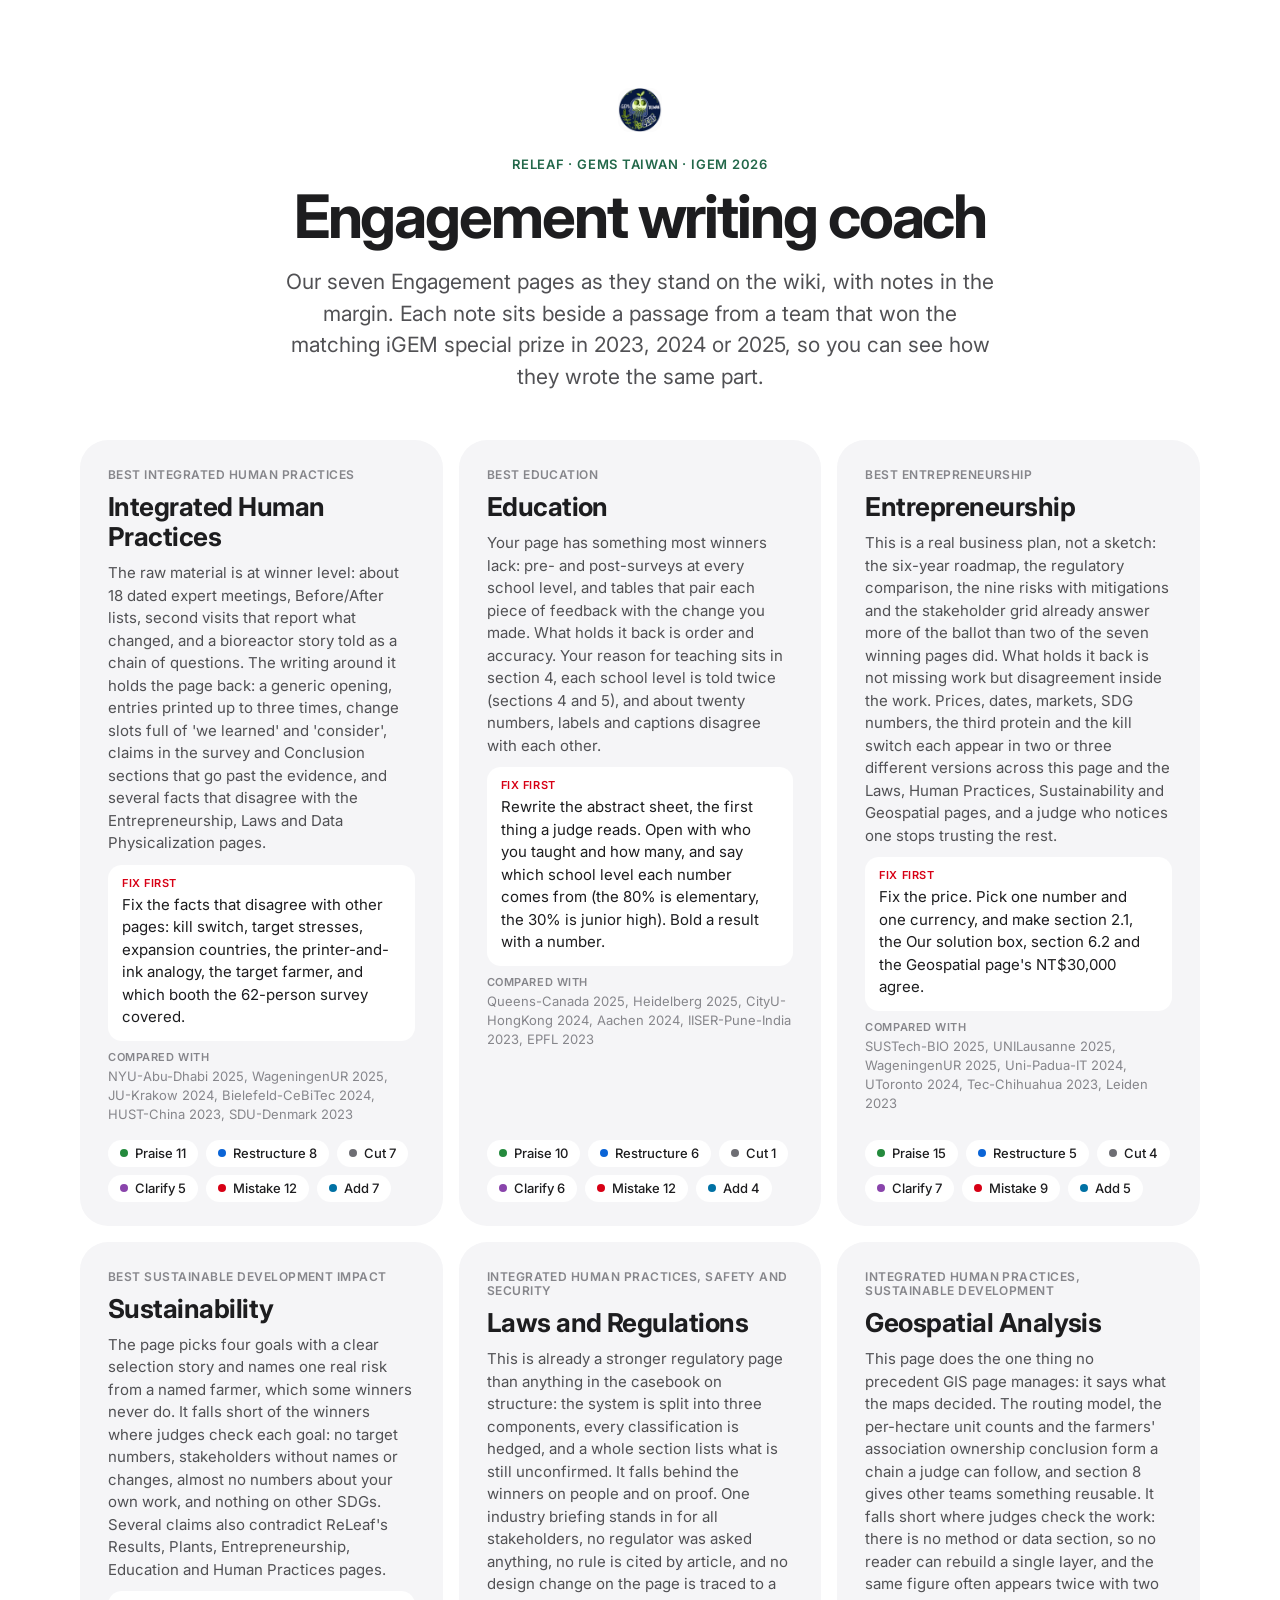
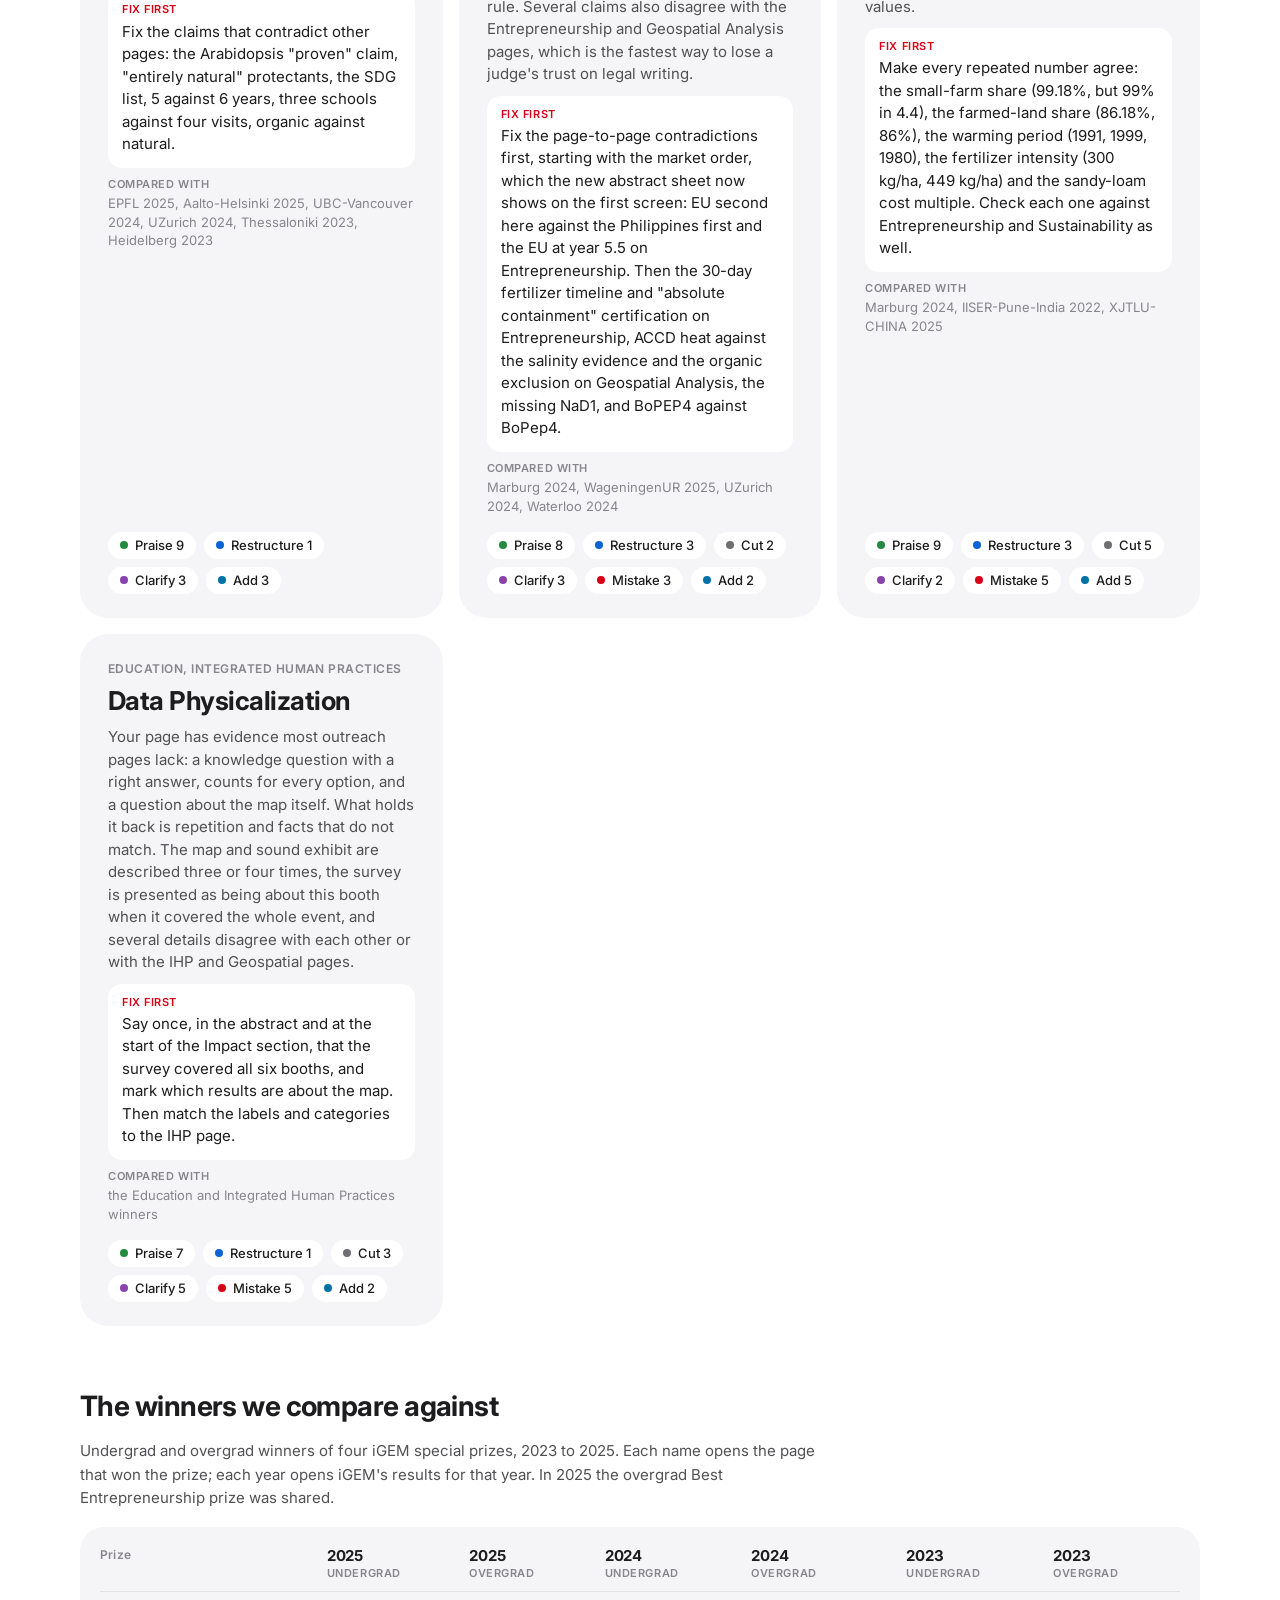
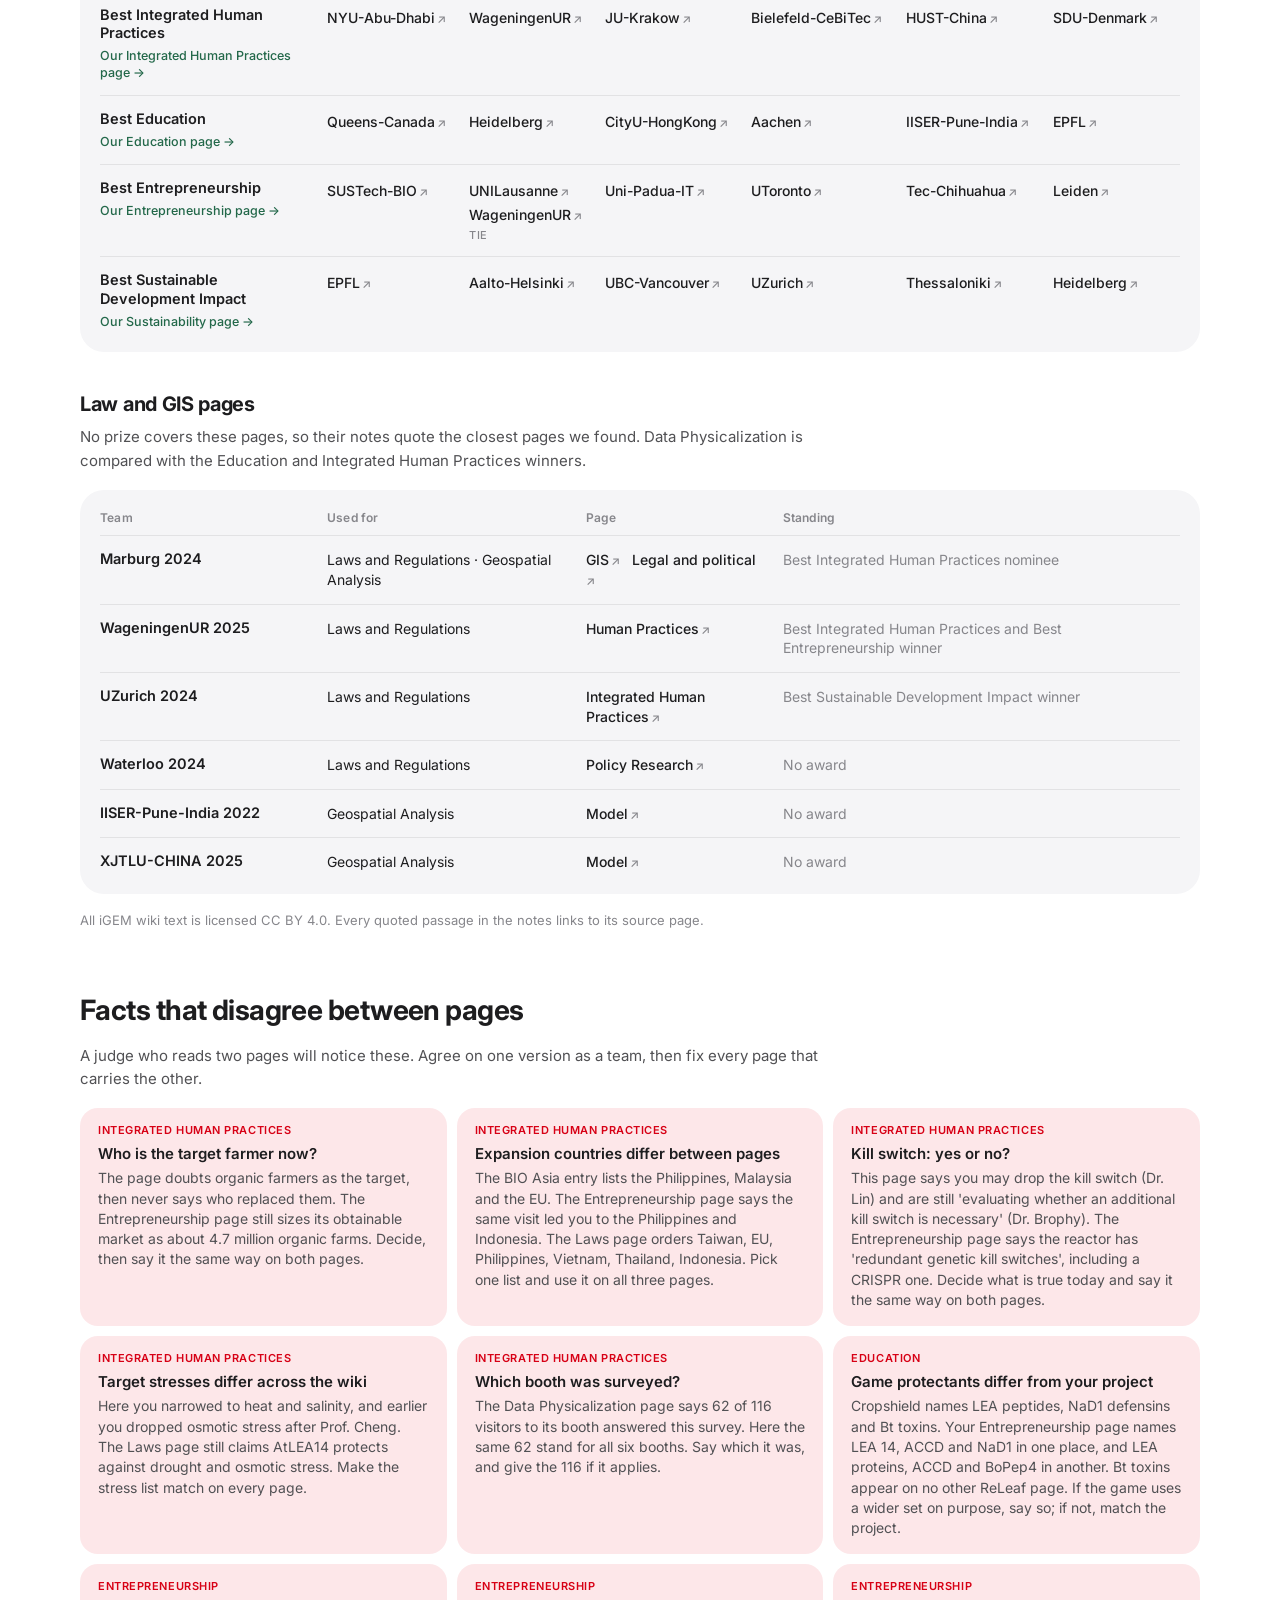
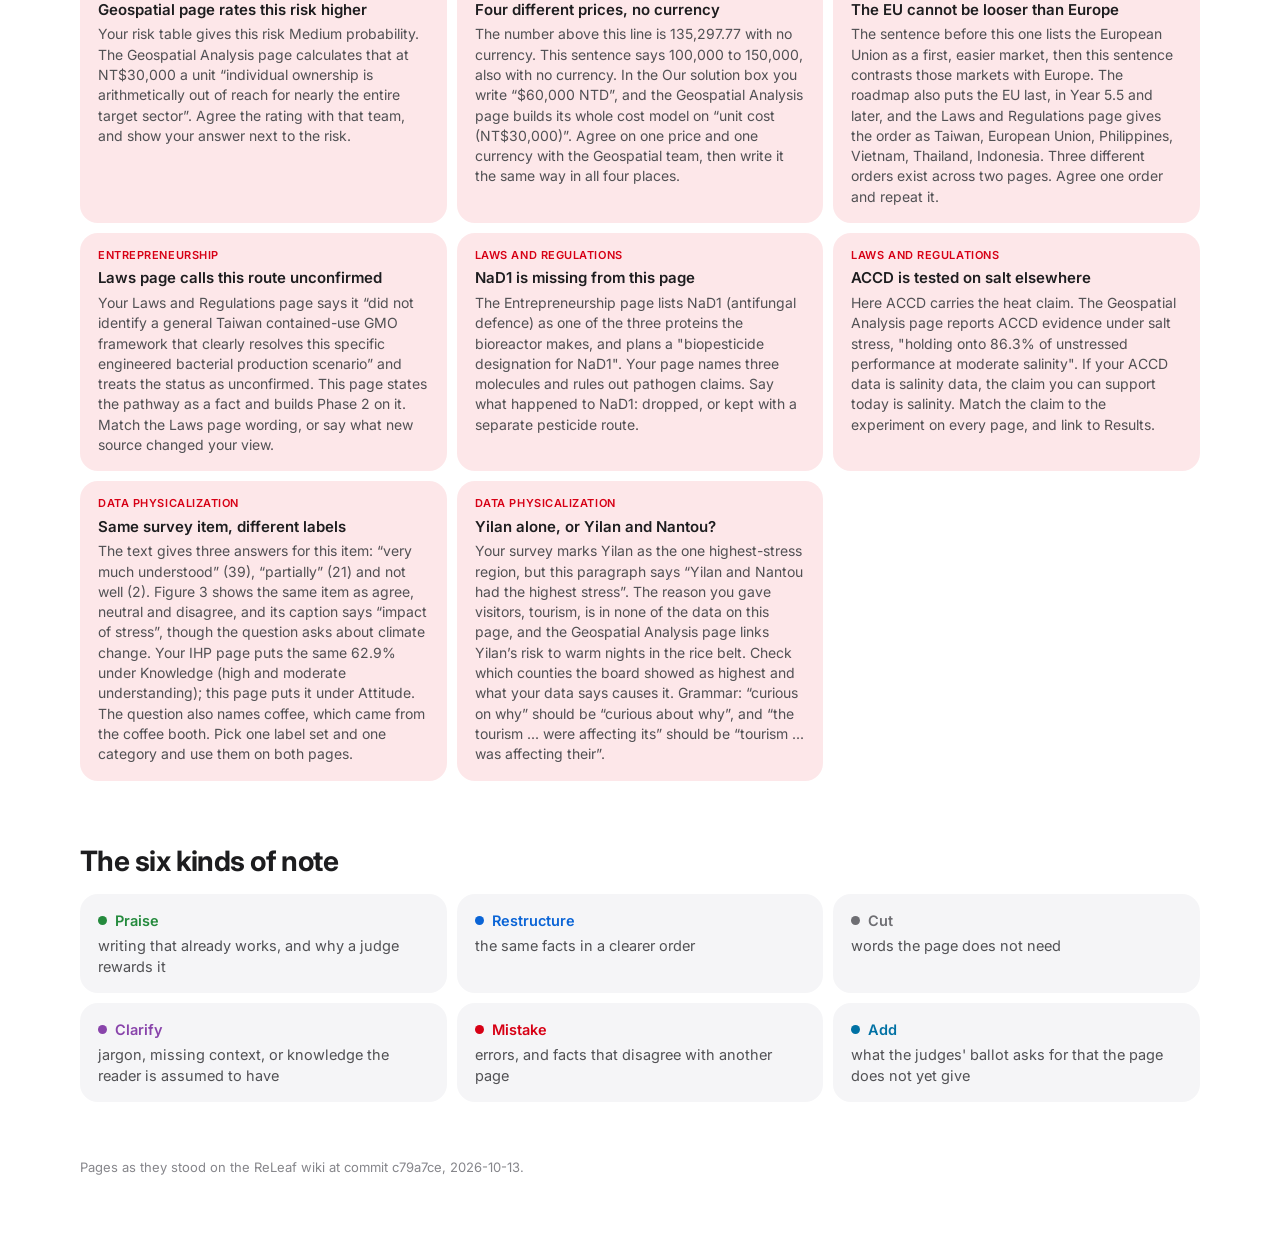
<file: docs/index.html>
<!DOCTYPE html>
<html lang="en">
<head>
  <meta charset="utf-8" />
  <meta name="viewport" content="width=device-width, initial-scale=1" />
  <title>Engagement Writing Coach | ReLeaf</title>
  <link rel="icon" href="assets/img/logo.png" />
  <link rel="stylesheet" href="assets/css/tokens.css" />
  <link rel="stylesheet" href="coach/coach.css?v=1013192532" />
  <link rel="stylesheet" href="coach/landing.css?v=1013192532" />
</head>
<body class="lp">
  <header class="lp-head">
    <img src="assets/img/logo.png" alt="ReLeaf logo" width="44" height="44" />
    <p class="lp-eyebrow">ReLeaf · GEMS Taiwan · iGEM 2026</p>
    <h1>Engagement writing coach</h1>
    <p class="lp-lede">Our seven Engagement pages as they stand on the wiki, with notes in the margin. Each note sits beside a passage from a team that won the matching iGEM special prize in 2023, 2024 or 2025, so you can see how they wrote the same part.</p>
  </header>
  <main class="lp-main">
    <section class="lp-grid">
      <a class="lp-card" href="human-practices/">
        <span class="lp-card__prize">Best Integrated Human Practices</span>
        <h3>Integrated Human Practices</h3>
        <p>The raw material is at winner level: about 18 dated expert meetings, Before/After lists, second visits that report what changed, and a bioreactor story told as a chain of questions. The writing around it holds the page back: a generic opening, entries printed up to three times, change slots full of &#x27;we learned&#x27; and &#x27;consider&#x27;, claims in the survey and Conclusion sections that go past the evidence, and several facts that disagree with the Entrepreneurship, Laws and Data Physicalization pages.</p>
        <p class="lp-card__first"><b>Fix first</b>Fix the facts that disagree with other pages: kill switch, target stresses, expansion countries, the printer-and-ink analogy, the target farmer, and which booth the 62-person survey covered.</p>
        <p class="lp-card__vs"><b>Compared with</b>NYU-Abu-Dhabi 2025, WageningenUR 2025, JU-Krakow 2024, Bielefeld-CeBiTec 2024, HUST-China 2023, SDU-Denmark 2023</p>
        <ul class="cx-sum__counts"><li class="cx-praise">Praise 11</li><li class="cx-restructure">Restructure 8</li><li class="cx-cut">Cut 7</li><li class="cx-clarify">Clarify 5</li><li class="cx-mistake">Mistake 12</li><li class="cx-suggest">Add 7</li></ul>
      </a>
      <a class="lp-card" href="education/">
        <span class="lp-card__prize">Best Education</span>
        <h3>Education</h3>
        <p>Your page has something most winners lack: pre- and post-surveys at every school level, and tables that pair each piece of feedback with the change you made. What holds it back is order and accuracy. Your reason for teaching sits in section 4, each school level is told twice (sections 4 and 5), and about twenty numbers, labels and captions disagree with each other.</p>
        <p class="lp-card__first"><b>Fix first</b>Rewrite the abstract sheet, the first thing a judge reads. Open with who you taught and how many, and say which school level each number comes from (the 80% is elementary, the 30% is junior high). Bold a result with a number.</p>
        <p class="lp-card__vs"><b>Compared with</b>Queens-Canada 2025, Heidelberg 2025, CityU-HongKong 2024, Aachen 2024, IISER-Pune-India 2023, EPFL 2023</p>
        <ul class="cx-sum__counts"><li class="cx-praise">Praise 10</li><li class="cx-restructure">Restructure 6</li><li class="cx-cut">Cut 1</li><li class="cx-clarify">Clarify 6</li><li class="cx-mistake">Mistake 12</li><li class="cx-suggest">Add 4</li></ul>
      </a>
      <a class="lp-card" href="entrepreneurship/">
        <span class="lp-card__prize">Best Entrepreneurship</span>
        <h3>Entrepreneurship</h3>
        <p>This is a real business plan, not a sketch: the six-year roadmap, the regulatory comparison, the nine risks with mitigations and the stakeholder grid already answer more of the ballot than two of the seven winning pages did. What holds it back is not missing work but disagreement inside the work. Prices, dates, markets, SDG numbers, the third protein and the kill switch each appear in two or three different versions across this page and the Laws, Human Practices, Sustainability and Geospatial pages, and a judge who notices one stops trusting the rest.</p>
        <p class="lp-card__first"><b>Fix first</b>Fix the price. Pick one number and one currency, and make section 2.1, the Our solution box, section 6.2 and the Geospatial page&#x27;s NT$30,000 agree.</p>
        <p class="lp-card__vs"><b>Compared with</b>SUSTech-BIO 2025, UNILausanne 2025, WageningenUR 2025, Uni-Padua-IT 2024, UToronto 2024, Tec-Chihuahua 2023, Leiden 2023</p>
        <ul class="cx-sum__counts"><li class="cx-praise">Praise 15</li><li class="cx-restructure">Restructure 5</li><li class="cx-cut">Cut 4</li><li class="cx-clarify">Clarify 7</li><li class="cx-mistake">Mistake 9</li><li class="cx-suggest">Add 5</li></ul>
      </a>
      <a class="lp-card" href="sustainability/">
        <span class="lp-card__prize">Best Sustainable Development Impact</span>
        <h3>Sustainability</h3>
        <p>The page picks four goals with a clear selection story and names one real risk from a named farmer, which some winners never do. It falls short of the winners where judges check each goal: no target numbers, stakeholders without names or changes, almost no numbers about your own work, and nothing on other SDGs. Several claims also contradict ReLeaf&#x27;s Results, Plants, Entrepreneurship, Education and Human Practices pages.</p>
        <p class="lp-card__first"><b>Fix first</b>Fix the claims that contradict other pages: the Arabidopsis &quot;proven&quot; claim, &quot;entirely natural&quot; protectants, the SDG list, 5 against 6 years, three schools against four visits, organic against natural.</p>
        <p class="lp-card__vs"><b>Compared with</b>EPFL 2025, Aalto-Helsinki 2025, UBC-Vancouver 2024, UZurich 2024, Thessaloniki 2023, Heidelberg 2023</p>
        <ul class="cx-sum__counts"><li class="cx-praise">Praise 9</li><li class="cx-restructure">Restructure 1</li><li class="cx-clarify">Clarify 3</li><li class="cx-suggest">Add 3</li></ul>
      </a>
      <a class="lp-card" href="laws-and-regulations/">
        <span class="lp-card__prize">Integrated Human Practices, Safety and Security</span>
        <h3>Laws and Regulations</h3>
        <p>This is already a stronger regulatory page than anything in the casebook on structure: the system is split into three components, every classification is hedged, and a whole section lists what is still unconfirmed. It falls behind the winners on people and on proof. One industry briefing stands in for all stakeholders, no regulator was asked anything, no rule is cited by article, and no design change on the page is traced to a rule. Several claims also disagree with the Entrepreneurship and Geospatial Analysis pages, which is the fastest way to lose a judge&#x27;s trust on legal writing.</p>
        <p class="lp-card__first"><b>Fix first</b>Fix the page-to-page contradictions first, starting with the market order, which the new abstract sheet now shows on the first screen: EU second here against the Philippines first and the EU at year 5.5 on Entrepreneurship. Then the 30-day fertilizer timeline and &quot;absolute containment&quot; certification on Entrepreneurship, ACCD heat against the salinity evidence and the organic exclusion on Geospatial Analysis, the missing NaD1, and BoPEP4 against BoPep4.</p>
        <p class="lp-card__vs"><b>Compared with</b>Marburg 2024, WageningenUR 2025, UZurich 2024, Waterloo 2024</p>
        <ul class="cx-sum__counts"><li class="cx-praise">Praise 8</li><li class="cx-restructure">Restructure 3</li><li class="cx-cut">Cut 2</li><li class="cx-clarify">Clarify 3</li><li class="cx-mistake">Mistake 3</li><li class="cx-suggest">Add 2</li></ul>
      </a>
      <a class="lp-card" href="geospatial-analysis/">
        <span class="lp-card__prize">Integrated Human Practices, Sustainable Development</span>
        <h3>Geospatial Analysis</h3>
        <p>This page does the one thing no precedent GIS page manages: it says what the maps decided. The routing model, the per-hectare unit counts and the farmers&#x27; association ownership conclusion form a chain a judge can follow, and section 8 gives other teams something reusable. It falls short where judges check the work: there is no method or data section, so no reader can rebuild a single layer, and the same figure often appears twice with two values.</p>
        <p class="lp-card__first"><b>Fix first</b>Make every repeated number agree: the small-farm share (99.18%, but 99% in 4.4), the farmed-land share (86.18%, 86%), the warming period (1991, 1999, 1980), the fertilizer intensity (300 kg/ha, 449 kg/ha) and the sandy-loam cost multiple. Check each one against Entrepreneurship and Sustainability as well.</p>
        <p class="lp-card__vs"><b>Compared with</b>Marburg 2024, IISER-Pune-India 2022, XJTLU-CHINA 2025</p>
        <ul class="cx-sum__counts"><li class="cx-praise">Praise 9</li><li class="cx-restructure">Restructure 3</li><li class="cx-cut">Cut 5</li><li class="cx-clarify">Clarify 2</li><li class="cx-mistake">Mistake 5</li><li class="cx-suggest">Add 5</li></ul>
      </a>
      <a class="lp-card" href="data-physicalization/">
        <span class="lp-card__prize">Education, Integrated Human Practices</span>
        <h3>Data Physicalization</h3>
        <p>Your page has evidence most outreach pages lack: a knowledge question with a right answer, counts for every option, and a question about the map itself. What holds it back is repetition and facts that do not match. The map and sound exhibit are described three or four times, the survey is presented as being about this booth when it covered the whole event, and several details disagree with each other or with the IHP and Geospatial pages.</p>
        <p class="lp-card__first"><b>Fix first</b>Say once, in the abstract and at the start of the Impact section, that the survey covered all six booths, and mark which results are about the map. Then match the labels and categories to the IHP page.</p>
        <p class="lp-card__vs"><b>Compared with</b>the Education and Integrated Human Practices winners</p>
        <ul class="cx-sum__counts"><li class="cx-praise">Praise 7</li><li class="cx-restructure">Restructure 1</li><li class="cx-cut">Cut 3</li><li class="cx-clarify">Clarify 5</li><li class="cx-mistake">Mistake 5</li><li class="cx-suggest">Add 2</li></ul>
      </a>
    </section>
    
    <section class="lp-win" id="winners">
      <h2>The winners we compare against</h2>
      <p>Undergrad and overgrad winners of four iGEM special prizes, 2023 to 2025. Each name opens the page that won the prize; each year opens iGEM's results for that year. In 2025 the overgrad Best Entrepreneurship prize was shared.</p>
      <div class="lp-win__scroll"><table class="lp-win__table">
        <thead><tr><th scope="col">Prize</th><th scope="col"><a href="https://competition.igem.org/results/2025?tab=special-prizes">2025</a><span>Undergrad</span></th><th scope="col"><a href="https://competition.igem.org/results/2025?tab=special-prizes">2025</a><span>Overgrad</span></th><th scope="col"><a href="https://competition.igem.org/results/2024?tab=special-prizes">2024</a><span>Undergrad</span></th><th scope="col"><a href="https://competition.igem.org/results/2024?tab=special-prizes">2024</a><span>Overgrad</span></th><th scope="col"><a href="https://competition.igem.org/results/2023?tab=special-prizes">2023</a><span>Undergrad</span></th><th scope="col"><a href="https://competition.igem.org/results/2023?tab=special-prizes">2023</a><span>Overgrad</span></th></tr></thead>
        <tbody><tr><th scope="row">Best Integrated Human Practices<a class="lp-win__page" href="human-practices/">Our Integrated Human Practices page</a></th><td><a href="https://2025.igem.wiki/nyu-abu-dhabi/human-practices">NYU-Abu-Dhabi</a></td><td><a href="https://2025.igem.wiki/wageningenur/human-practices/">WageningenUR</a></td><td><a href="https://2024.igem.wiki/ju-krakow/human-practices">JU-Krakow</a></td><td><a href="https://2024.igem.wiki/bielefeld-cebitec/human-practices">Bielefeld-CeBiTec</a></td><td><a href="https://2023.igem.wiki/hust-china/human-practices">HUST-China</a></td><td><a href="https://2023.igem.wiki/sdu-denmark/human-practices">SDU-Denmark</a></td></tr><tr><th scope="row">Best Education<a class="lp-win__page" href="education/">Our Education page</a></th><td><a href="https://2025.igem.wiki/queens-canada/education">Queens-Canada</a></td><td><a href="https://2025.igem.wiki/heidelberg/education">Heidelberg</a></td><td><a href="https://2024.igem.wiki/cityu-hongkong/education">CityU-HongKong</a></td><td><a href="https://2024.igem.wiki/aachen/education">Aachen</a></td><td><a href="https://2023.igem.wiki/iiser-pune-india/education">IISER-Pune-India</a></td><td><a href="https://2023.igem.wiki/epfl/education">EPFL</a></td></tr><tr><th scope="row">Best Entrepreneurship<a class="lp-win__page" href="entrepreneurship/">Our Entrepreneurship page</a></th><td><a href="https://2025.igem.wiki/sustech-bio/entrepreneurship">SUSTech-BIO</a></td><td><a href="https://2025.igem.wiki/unilausanne/entrepreneurship">UNILausanne</a><a href="https://2025.igem.wiki/wageningenur/entrepreneurship/">WageningenUR</a><em>tie</em></td><td><a href="https://2024.igem.wiki/uni-padua-it/entrepreneurship">Uni-Padua-IT</a></td><td><a href="https://2024.igem.wiki/utoronto/entrepreneurship.html">UToronto</a></td><td><a href="https://2023.igem.wiki/tec-chihuahua/entrepreneurship">Tec-Chihuahua</a></td><td><a href="https://2023.igem.wiki/leiden/entrepreneurship">Leiden</a></td></tr><tr><th scope="row">Best Sustainable Development Impact<a class="lp-win__page" href="sustainability/">Our Sustainability page</a></th><td><a href="https://2025.igem.wiki/epfl/sustainability">EPFL</a></td><td><a href="https://2025.igem.wiki/aalto-helsinki/sustainability">Aalto-Helsinki</a></td><td><a href="https://2024.igem.wiki/ubc-vancouver/sustainable">UBC-Vancouver</a></td><td><a href="https://2024.igem.wiki/uzurich/sustainable">UZurich</a></td><td><a href="https://2023.igem.wiki/thessaloniki/sustainable">Thessaloniki</a></td><td><a href="https://2023.igem.wiki/heidelberg/sustainable">Heidelberg</a></td></tr></tbody>
      </table></div>
      <h3>Law and GIS pages</h3>
      <p>No prize covers these pages, so their notes quote the closest pages we found. Data Physicalization is compared with the Education and Integrated Human Practices winners.</p>
      <div class="lp-win__scroll"><table class="lp-win__table lp-win__table--prec">
        <thead><tr><th scope="col">Team</th><th scope="col">Used for</th><th scope="col">Page</th><th scope="col">Standing</th></tr></thead>
        <tbody><tr><th scope="row">Marburg 2024</th><td>Laws and Regulations · Geospatial Analysis</td><td><a href="https://2024.igem.wiki/marburg/gis">GIS</a><a href="https://2024.igem.wiki/marburg/human-practices/legal-political">Legal and political</a></td><td>Best Integrated Human Practices nominee</td></tr><tr><th scope="row">WageningenUR 2025</th><td>Laws and Regulations</td><td><a href="https://2025.igem.wiki/wageningenur/human-practices/">Human Practices</a></td><td>Best Integrated Human Practices and Best Entrepreneurship winner</td></tr><tr><th scope="row">UZurich 2024</th><td>Laws and Regulations</td><td><a href="https://2024.igem.wiki/uzurich/integrated-human-practices">Integrated Human Practices</a></td><td>Best Sustainable Development Impact winner</td></tr><tr><th scope="row">Waterloo 2024</th><td>Laws and Regulations</td><td><a href="https://2024.igem.wiki/waterloo/policy-research">Policy Research</a></td><td>No award</td></tr><tr><th scope="row">IISER-Pune-India 2022</th><td>Geospatial Analysis</td><td><a href="https://2022.igem.wiki/iiser-pune-india/model">Model</a></td><td>No award</td></tr><tr><th scope="row">XJTLU-CHINA 2025</th><td>Geospatial Analysis</td><td><a href="https://2025.igem.wiki/xjtlu-china/model">Model</a></td><td>No award</td></tr></tbody>
      </table></div>
      <p class="lp-win__lic">All iGEM wiki text is licensed CC BY 4.0. Every quoted passage in the notes links to its source page.</p>
    </section>
    
    <section class="lp-cross"><h2>Facts that disagree between pages</h2><p>A judge who reads two pages will notice these. Agree on one version as a team, then fix every page that carries the other.</p><ul><li><a href="human-practices/#cx-hp-013"><span>Integrated Human Practices</span><b>Who is the target farmer now?</b>The page doubts organic farmers as the target, then never says who replaced them. The Entrepreneurship page still sizes its obtainable market as about 4.7 million organic farms. Decide, then say it the same way on both pages.</a></li><li><a href="human-practices/#cx-hp-014"><span>Integrated Human Practices</span><b>Expansion countries differ between pages</b>The BIO Asia entry lists the Philippines, Malaysia and the EU. The Entrepreneurship page says the same visit led you to the Philippines and Indonesia. The Laws page orders Taiwan, EU, Philippines, Vietnam, Thailand, Indonesia. Pick one list and use it on all three pages.</a></li><li><a href="human-practices/#cx-hp-032"><span>Integrated Human Practices</span><b>Kill switch: yes or no?</b>This page says you may drop the kill switch (Dr. Lin) and are still &#x27;evaluating whether an additional kill switch is necessary&#x27; (Dr. Brophy). The Entrepreneurship page says the reactor has &#x27;redundant genetic kill switches&#x27;, including a CRISPR one. Decide what is true today and say it the same way on both pages.</a></li><li><a href="human-practices/#cx-hp-042"><span>Integrated Human Practices</span><b>Target stresses differ across the wiki</b>Here you narrowed to heat and salinity, and earlier you dropped osmotic stress after Prof. Cheng. The Laws page still claims AtLEA14 protects against drought and osmotic stress. Make the stress list match on every page.</a></li><li><a href="human-practices/#cx-hp-062"><span>Integrated Human Practices</span><b>Which booth was surveyed?</b>The Data Physicalization page says 62 of 116 visitors to its booth answered this survey. Here the same 62 stand for all six booths. Say which it was, and give the 116 if it applies.</a></li><li><a href="education/#cx-edu-048"><span>Education</span><b>Game protectants differ from your project</b>Cropshield names LEA peptides, NaD1 defensins and Bt toxins. Your Entrepreneurship page names LEA 14, ACCD and NaD1 in one place, and LEA proteins, ACCD and BoPep4 in another. Bt toxins appear on no other ReLeaf page. If the game uses a wider set on purpose, say so; if not, match the project.</a></li><li><a href="entrepreneurship/#cx-ent-a08"><span>Entrepreneurship</span><b>Geospatial page rates this risk higher</b>Your risk table gives this risk Medium probability. The Geospatial Analysis page calculates that at NT$30,000 a unit “individual ownership is arithmetically out of reach for nearly the entire target sector”. Agree the rating with that team, and show your answer next to the risk.</a></li><li><a href="entrepreneurship/#cx-ent-008"><span>Entrepreneurship</span><b>Four different prices, no currency</b>The number above this line is 135,297.77 with no currency. This sentence says 100,000 to 150,000, also with no currency. In the Our solution box you write “$60,000 NTD”, and the Geospatial Analysis page builds its whole cost model on “unit cost (NT$30,000)”. Agree on one price and one currency with the Geospatial team, then write it the same way in all four places.</a></li><li><a href="entrepreneurship/#cx-ent-034"><span>Entrepreneurship</span><b>The EU cannot be looser than Europe</b>The sentence before this one lists the European Union as a first, easier market, then this sentence contrasts those markets with Europe. The roadmap also puts the EU last, in Year 5.5 and later, and the Laws and Regulations page gives the order as Taiwan, European Union, Philippines, Vietnam, Thailand, Indonesia. Three different orders exist across two pages. Agree one order and repeat it.</a></li><li><a href="entrepreneurship/#cx-ent-046"><span>Entrepreneurship</span><b>Laws page calls this route unconfirmed</b>Your Laws and Regulations page says it “did not identify a general Taiwan contained-use GMO framework that clearly resolves this specific engineered bacterial production scenario” and treats the status as unconfirmed. This page states the pathway as a fact and builds Phase 2 on it. Match the Laws page wording, or say what new source changed your view.</a></li><li><a href="laws-and-regulations/#cx-law-011"><span>Laws and Regulations</span><b>NaD1 is missing from this page</b>The Entrepreneurship page lists NaD1 (antifungal defence) as one of the three proteins the bioreactor makes, and plans a &quot;biopesticide designation for NaD1&quot;. Your page names three molecules and rules out pathogen claims. Say what happened to NaD1: dropped, or kept with a separate pesticide route.</a></li><li><a href="laws-and-regulations/#cx-law-022"><span>Laws and Regulations</span><b>ACCD is tested on salt elsewhere</b>Here ACCD carries the heat claim. The Geospatial Analysis page reports ACCD evidence under salt stress, &quot;holding onto 86.3% of unstressed performance at moderate salinity&quot;. If your ACCD data is salinity data, the claim you can support today is salinity. Match the claim to the experiment on every page, and link to Results.</a></li><li><a href="data-physicalization/#cx-dp-013"><span>Data Physicalization</span><b>Same survey item, different labels</b>The text gives three answers for this item: “very much understood” (39), “partially” (21) and not well (2). Figure 3 shows the same item as agree, neutral and disagree, and its caption says “impact of stress”, though the question asks about climate change. Your IHP page puts the same 62.9% under Knowledge (high and moderate understanding); this page puts it under Attitude. The question also names coffee, which came from the coffee booth. Pick one label set and one category and use them on both pages.</a></li><li><a href="data-physicalization/#cx-dp-022"><span>Data Physicalization</span><b>Yilan alone, or Yilan and Nantou?</b>Your survey marks Yilan as the one highest-stress region, but this paragraph says “Yilan and Nantou had the highest stress”. The reason you gave visitors, tourism, is in none of the data on this page, and the Geospatial Analysis page links Yilan’s risk to warm nights in the rice belt. Check which counties the board showed as highest and what your data says causes it. Grammar: “curious on why” should be “curious about why”, and “the tourism ... were affecting its” should be “tourism ... was affecting their”.</a></li></ul></section>
    <section class="lp-legend">
      <h2>The six kinds of note</h2>
      <ul><li class="cx-praise"><b>Praise</b>writing that already works, and why a judge rewards it</li><li class="cx-restructure"><b>Restructure</b>the same facts in a clearer order</li><li class="cx-cut"><b>Cut</b>words the page does not need</li><li class="cx-clarify"><b>Clarify</b>jargon, missing context, or knowledge the reader is assumed to have</li><li class="cx-mistake"><b>Mistake</b>errors, and facts that disagree with another page</li><li class="cx-suggest"><b>Add</b>what the judges' ballot asks for that the page does not yet give</li></ul>
    </section>
    <p class="lp-src">Pages as they stood on the ReLeaf wiki at commit c79a7ce, 2026-10-13.</p>
  </main>
</body>
</html>
</file>
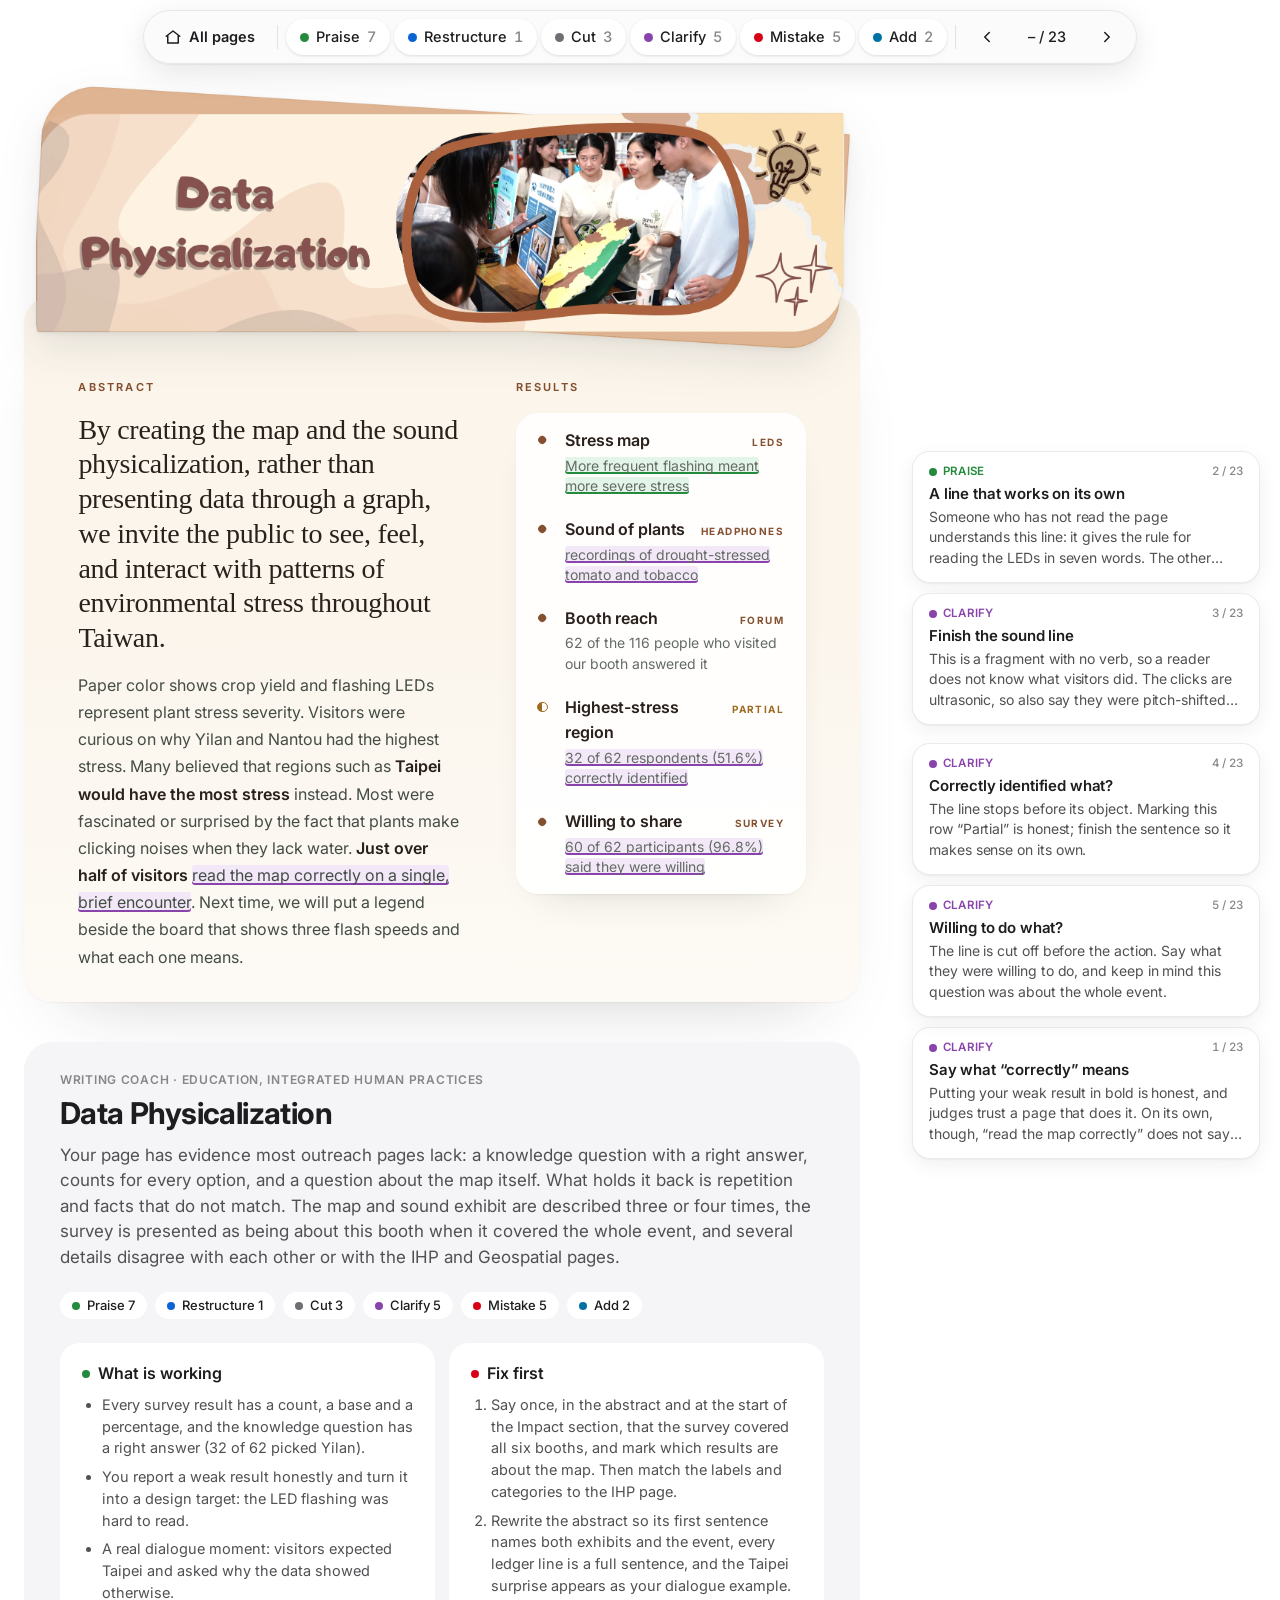
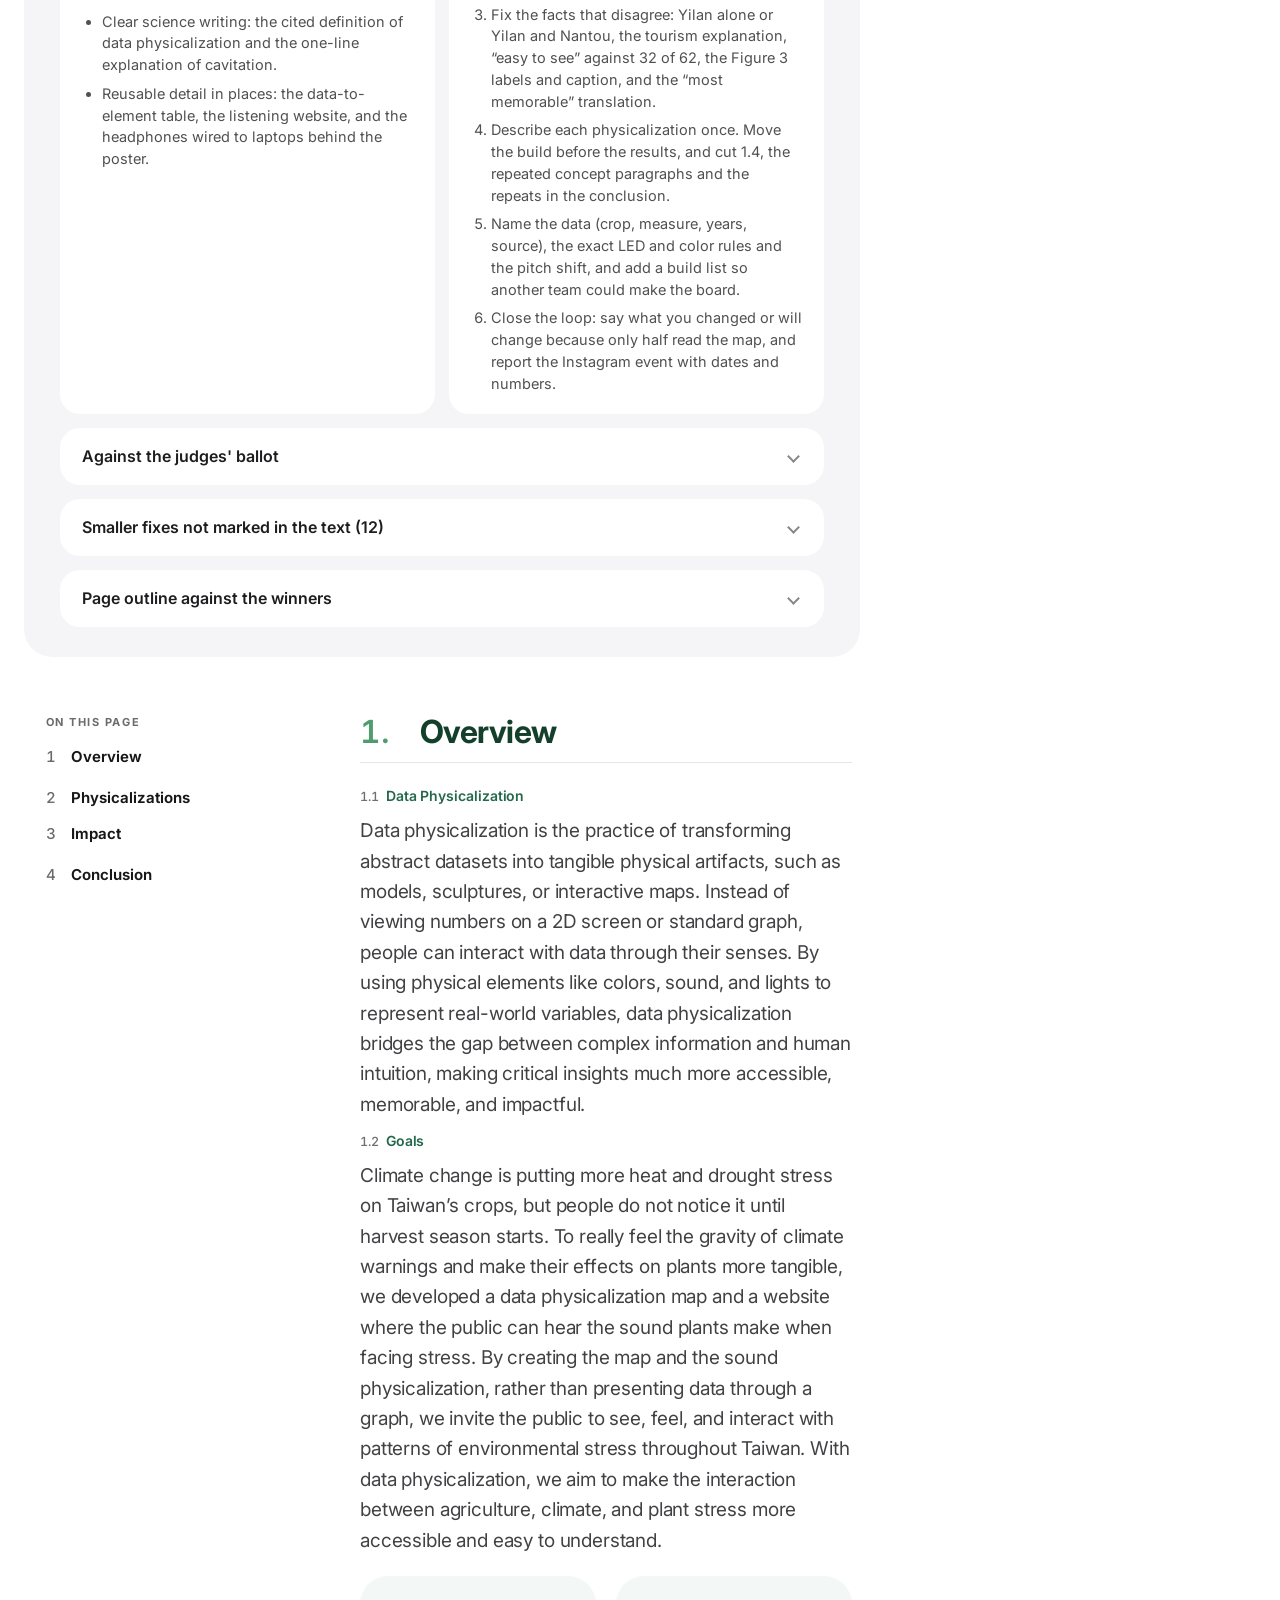
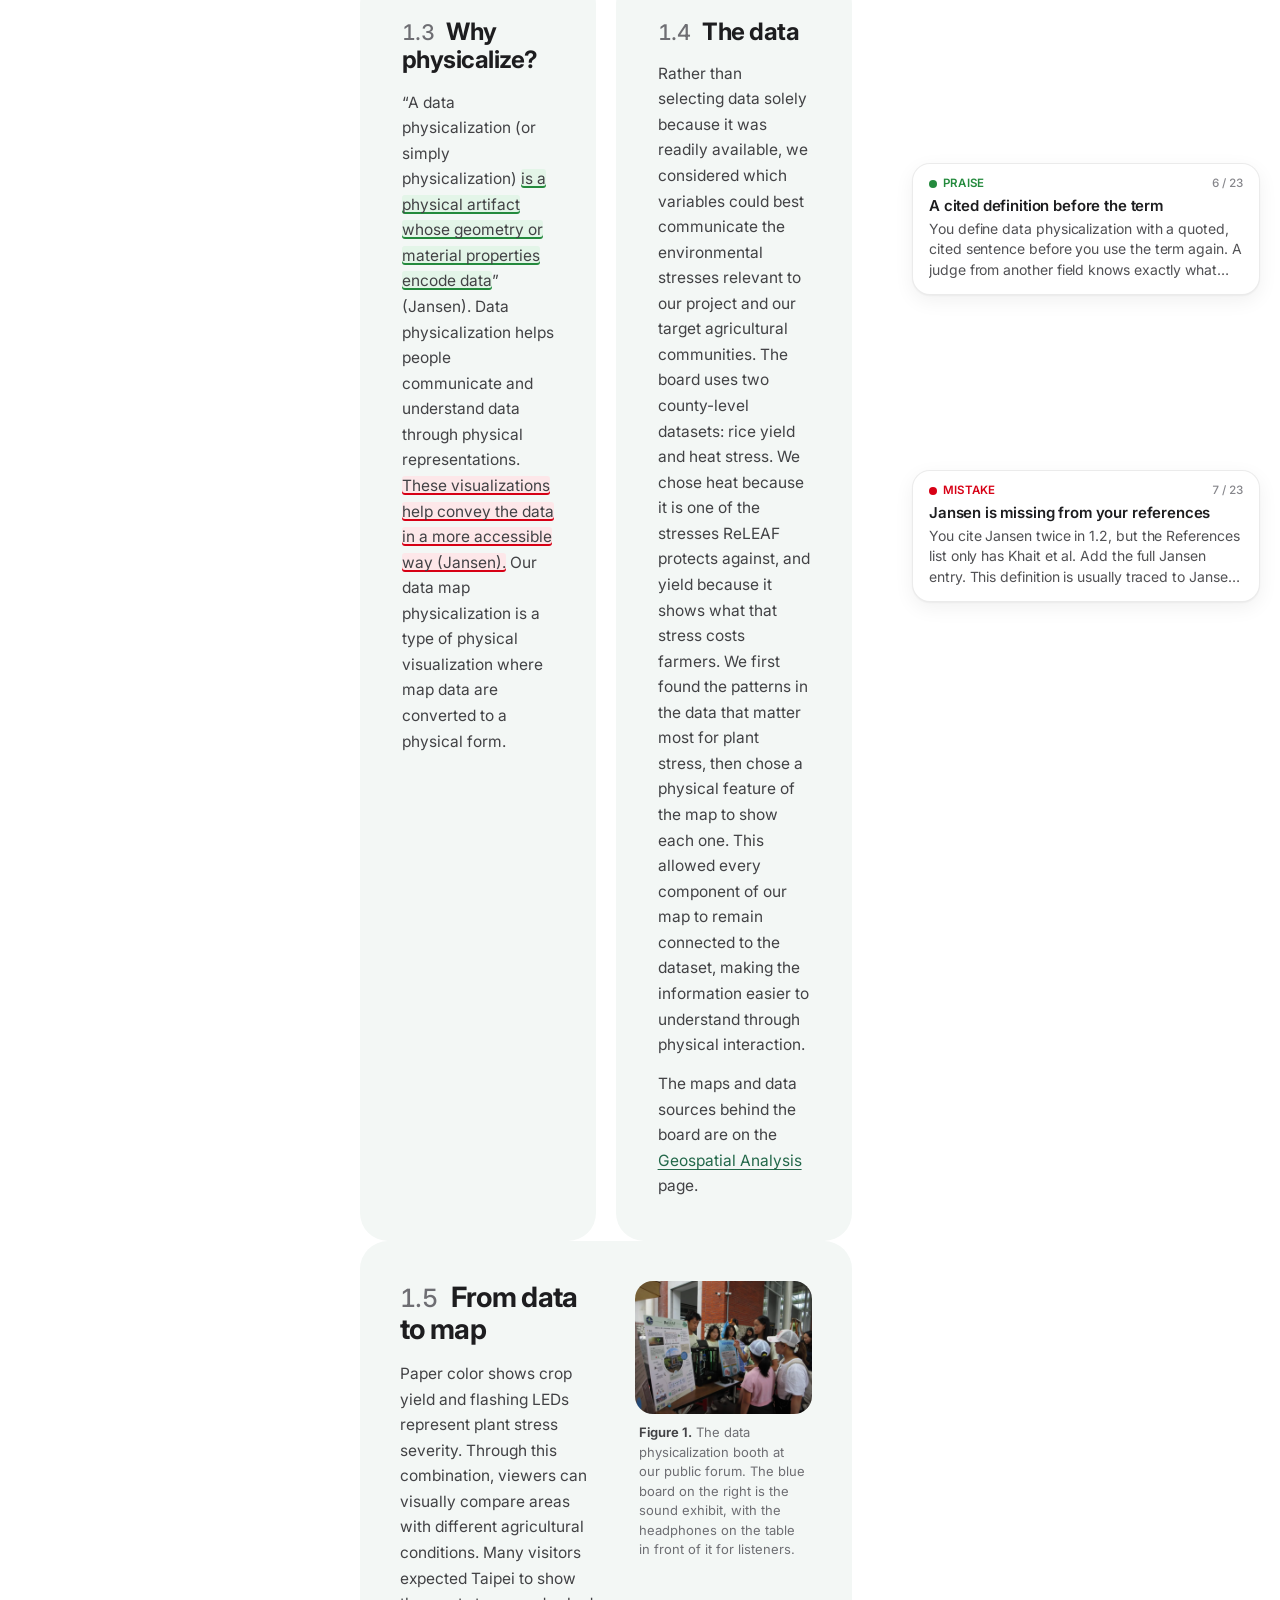
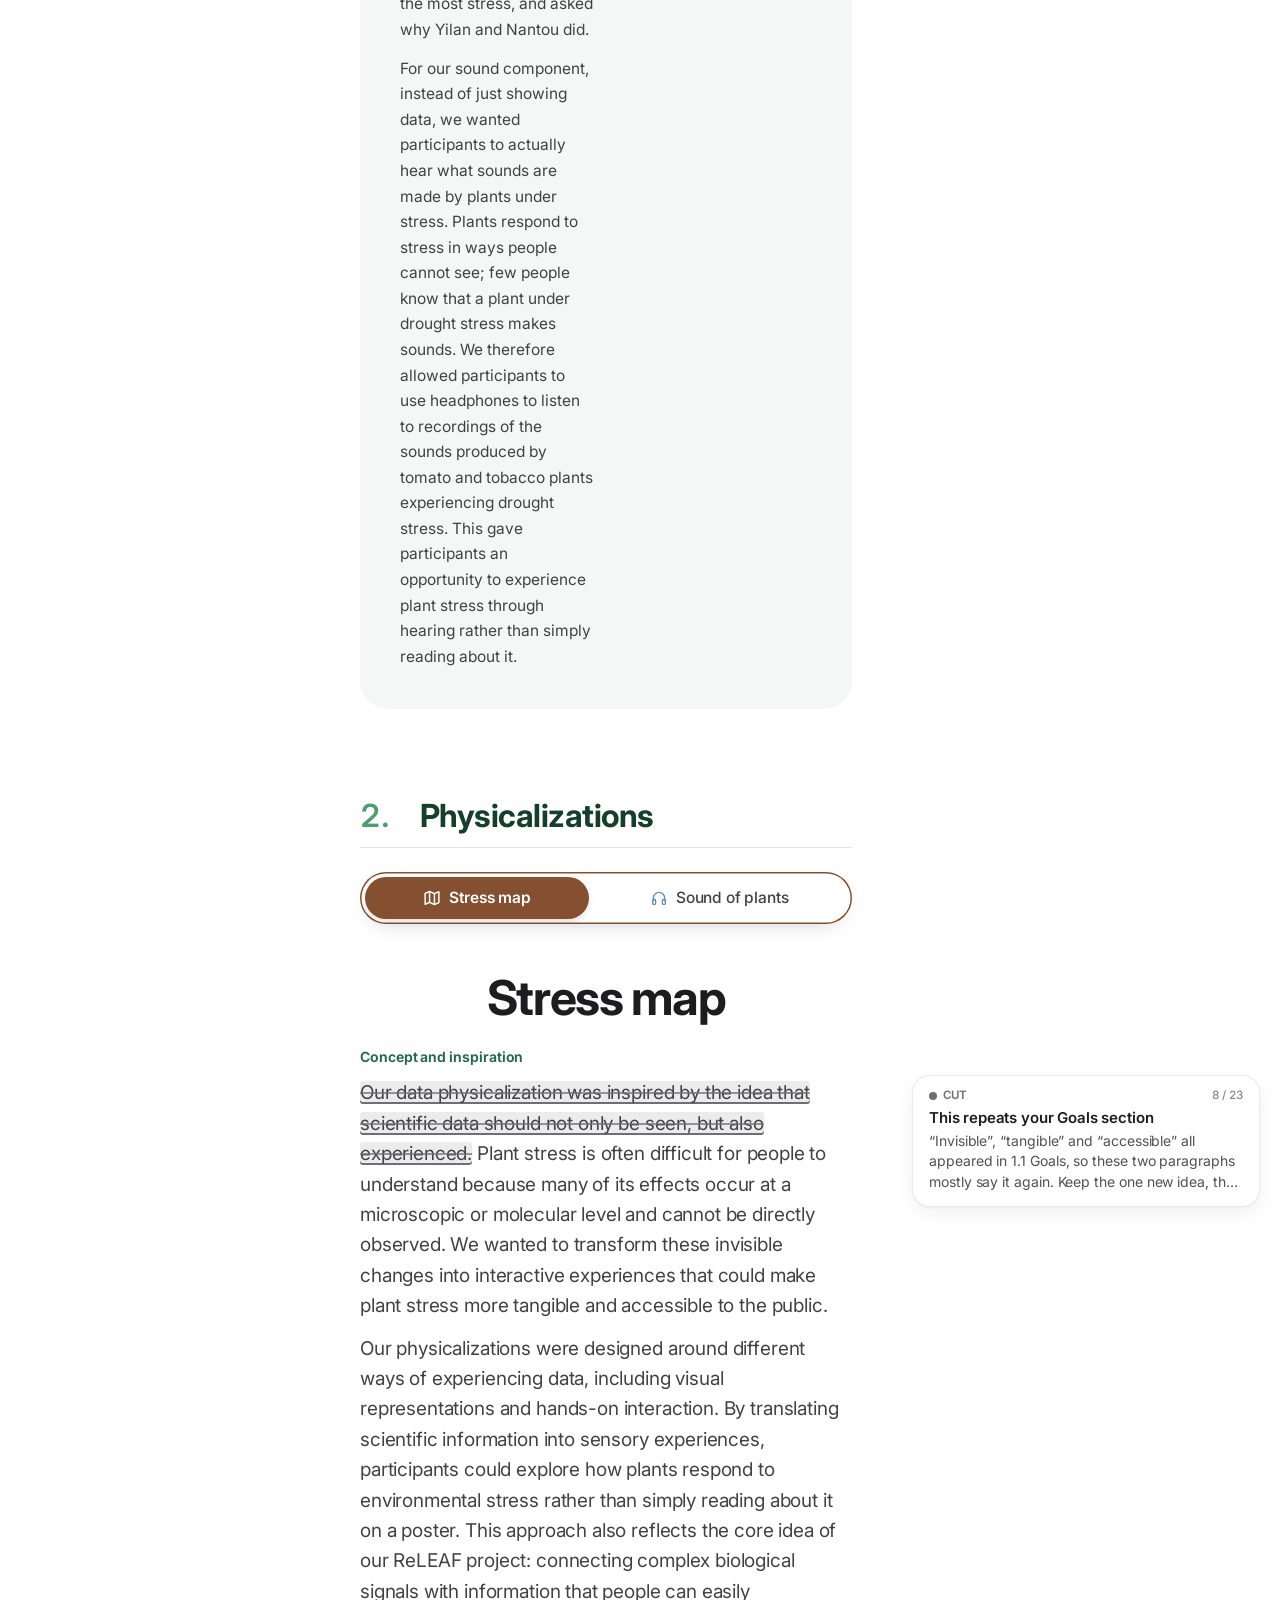
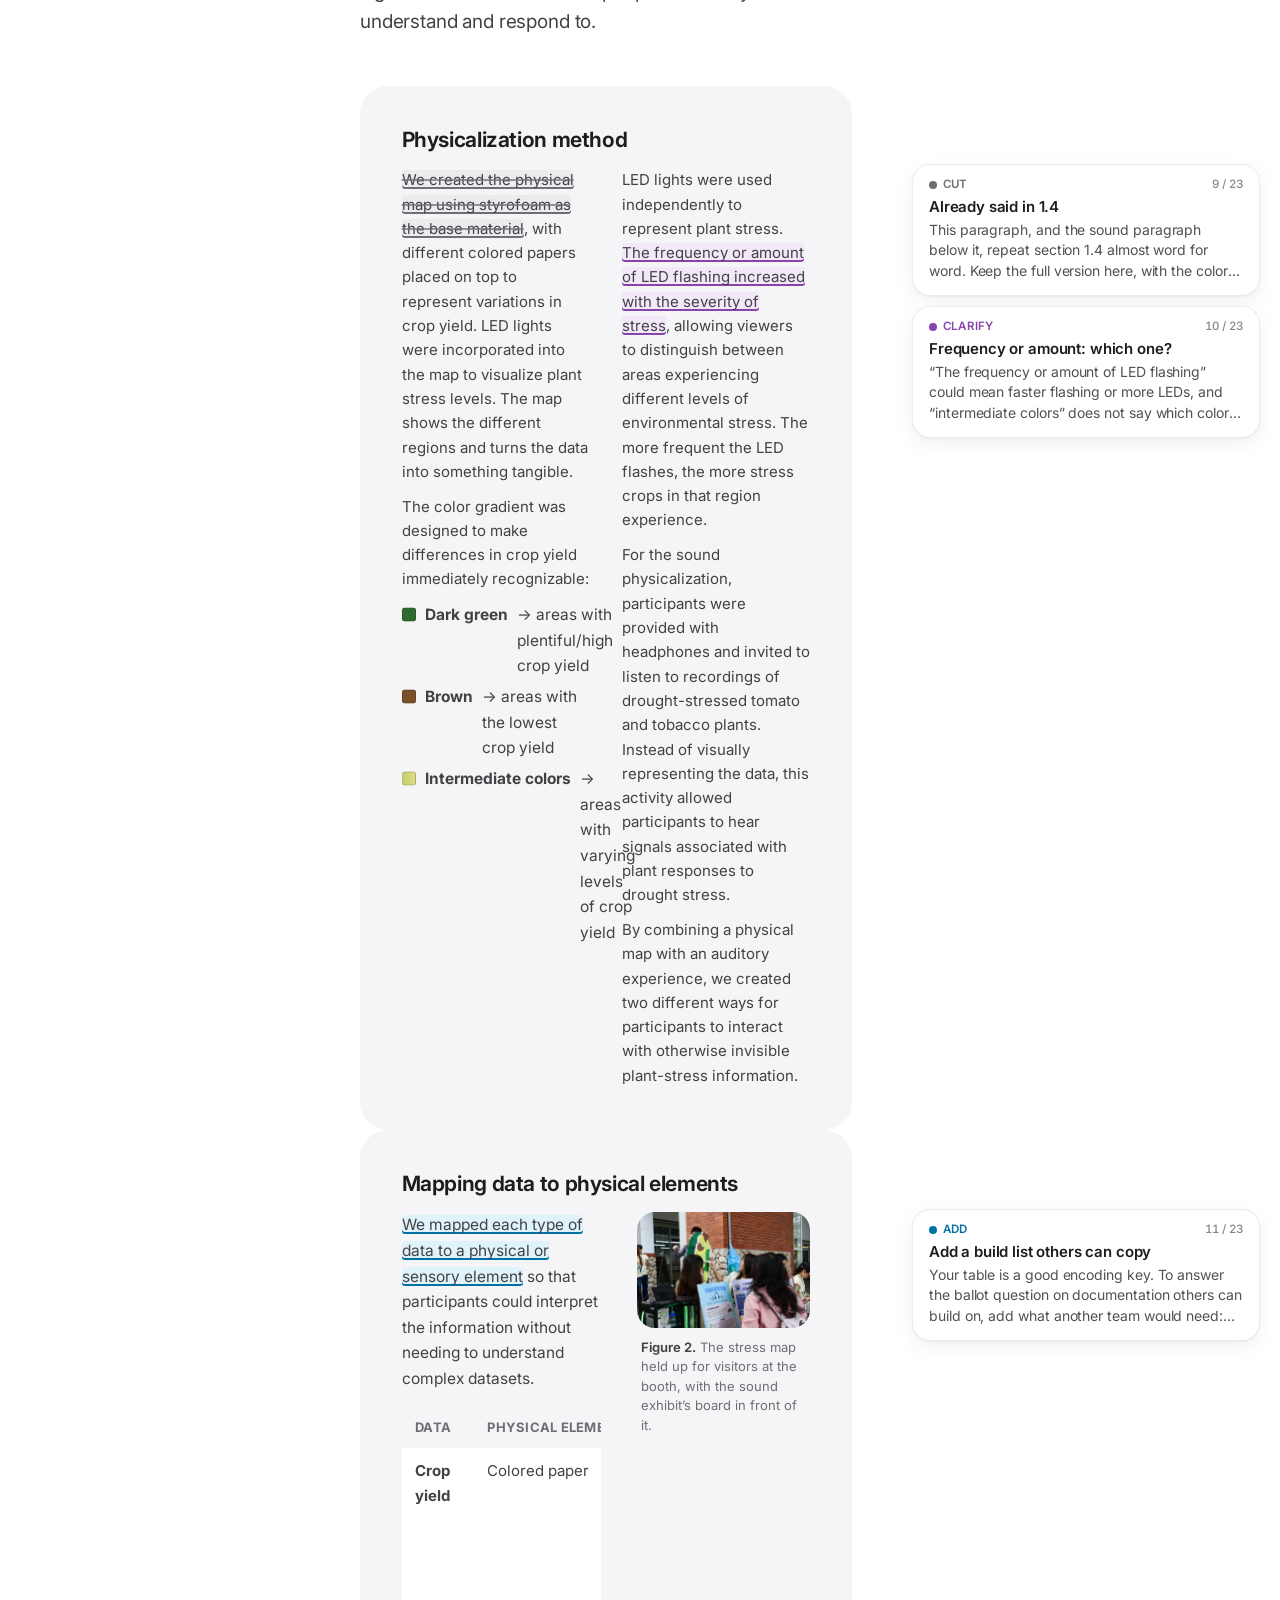
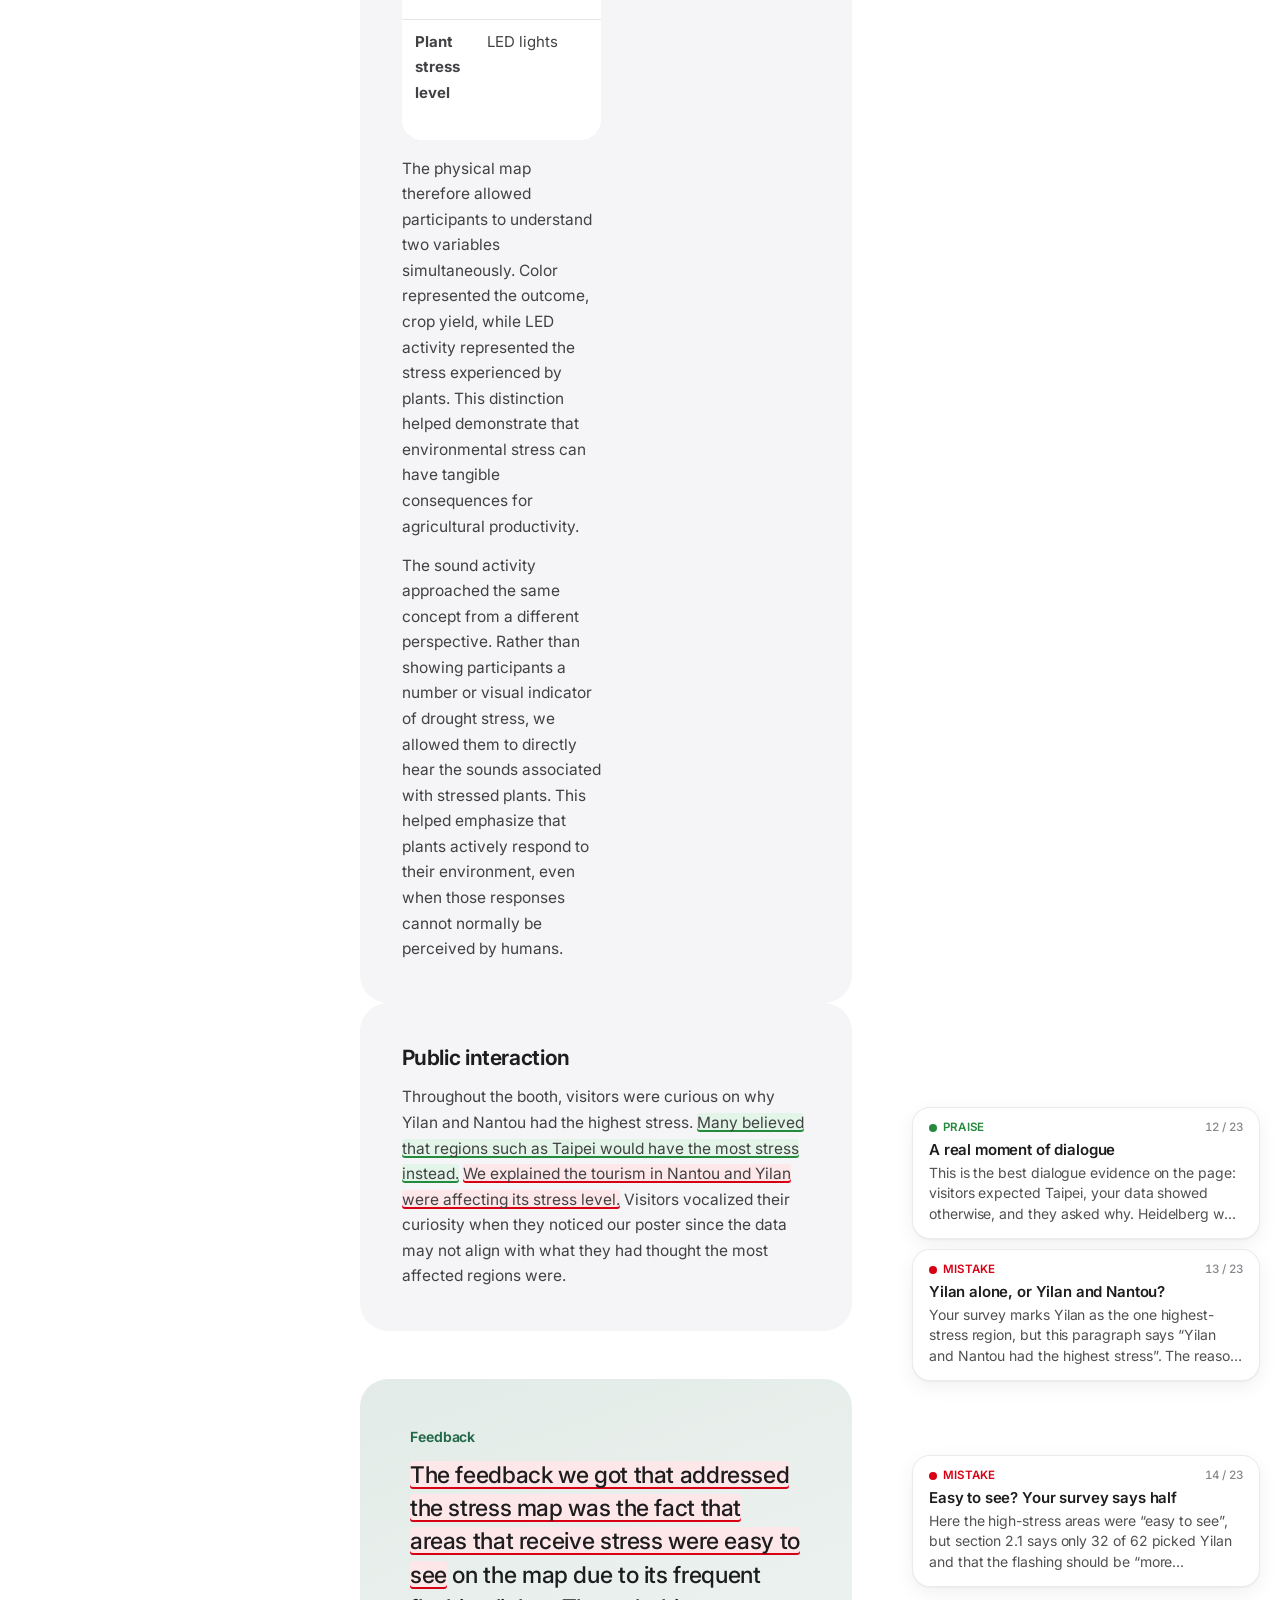
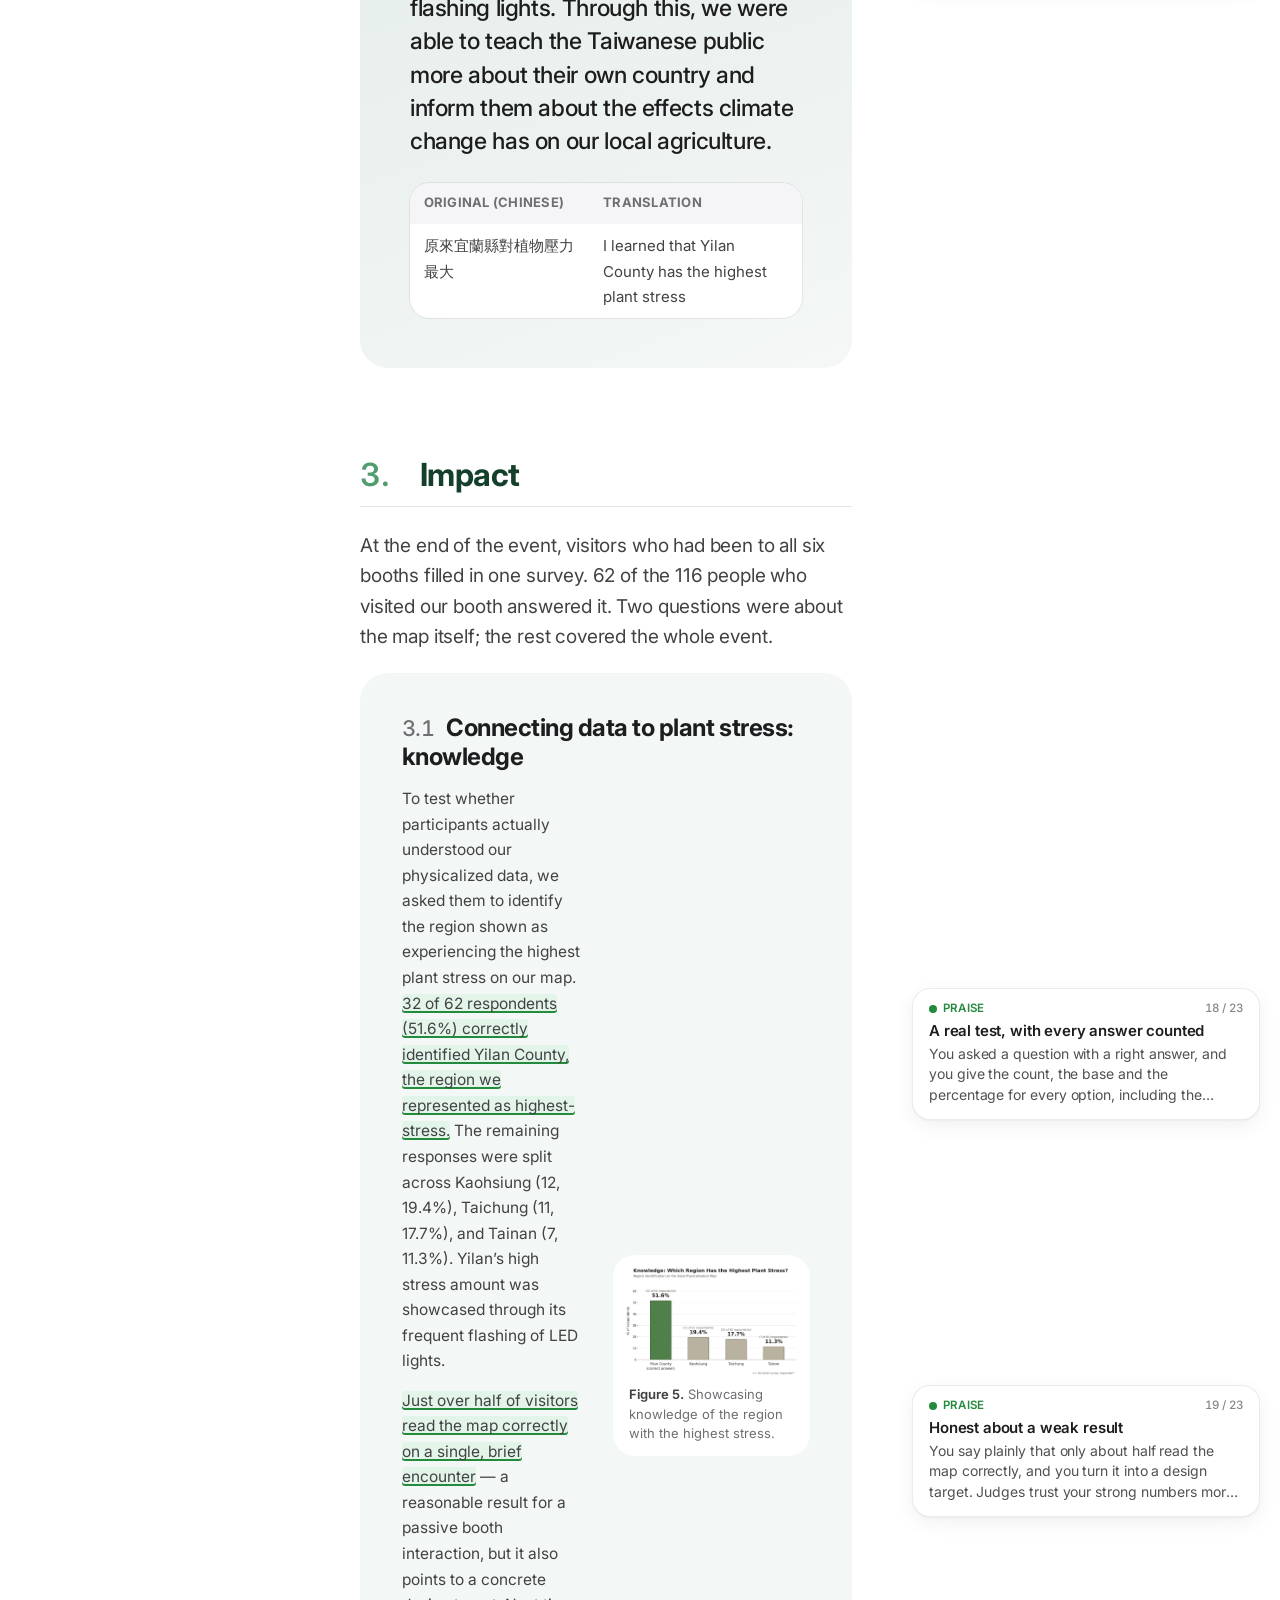
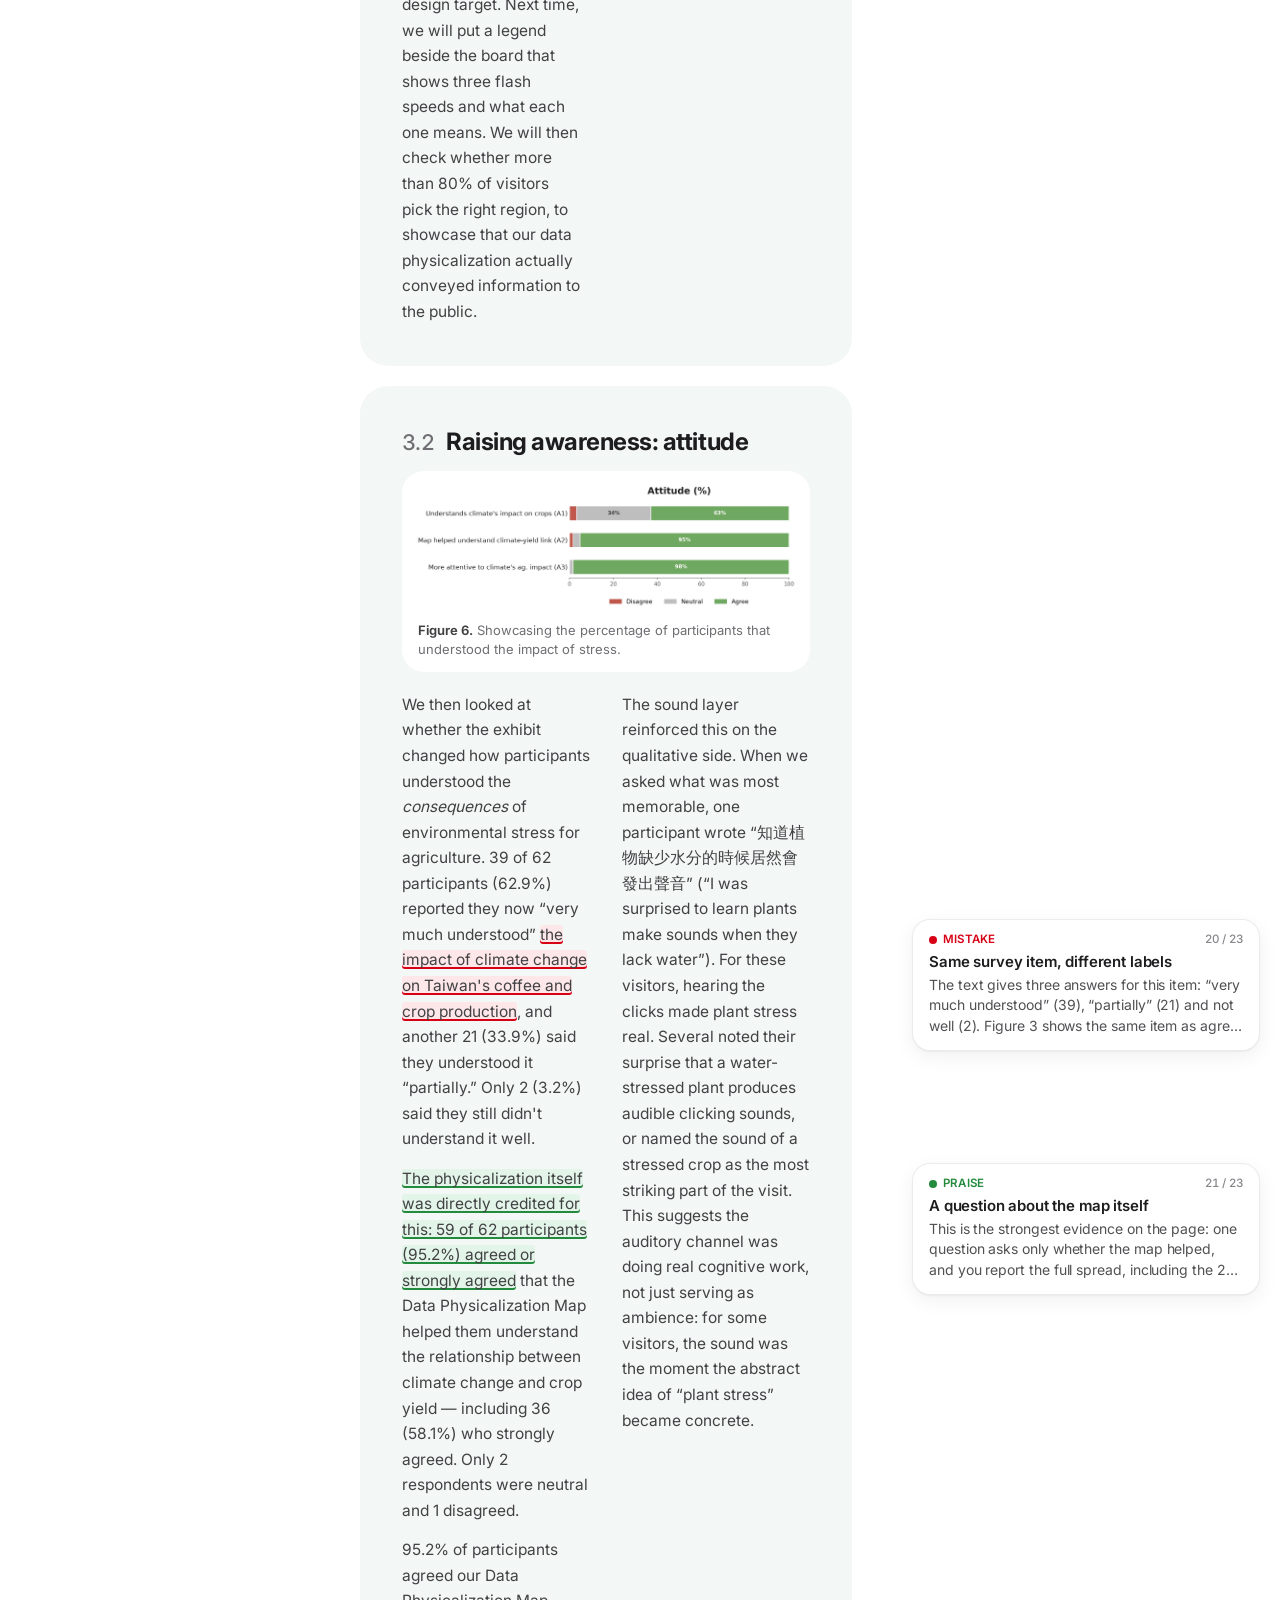
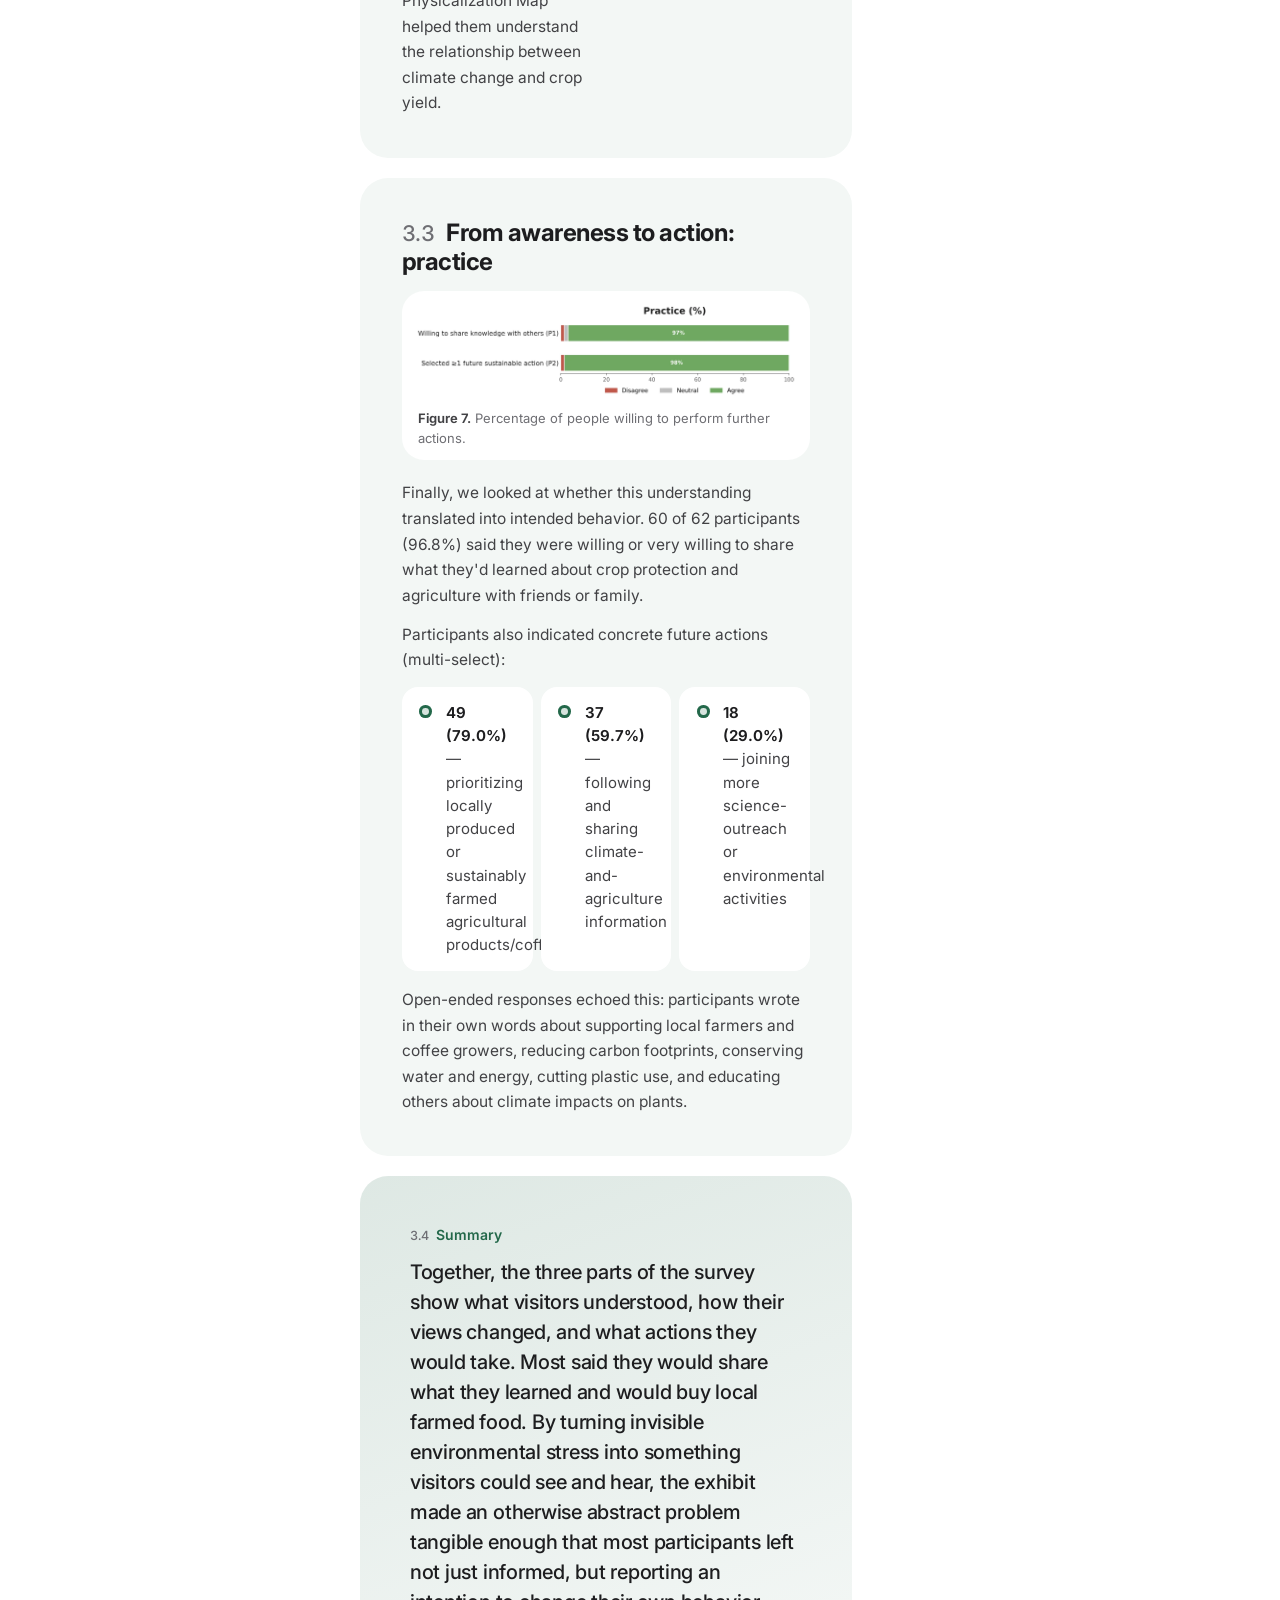
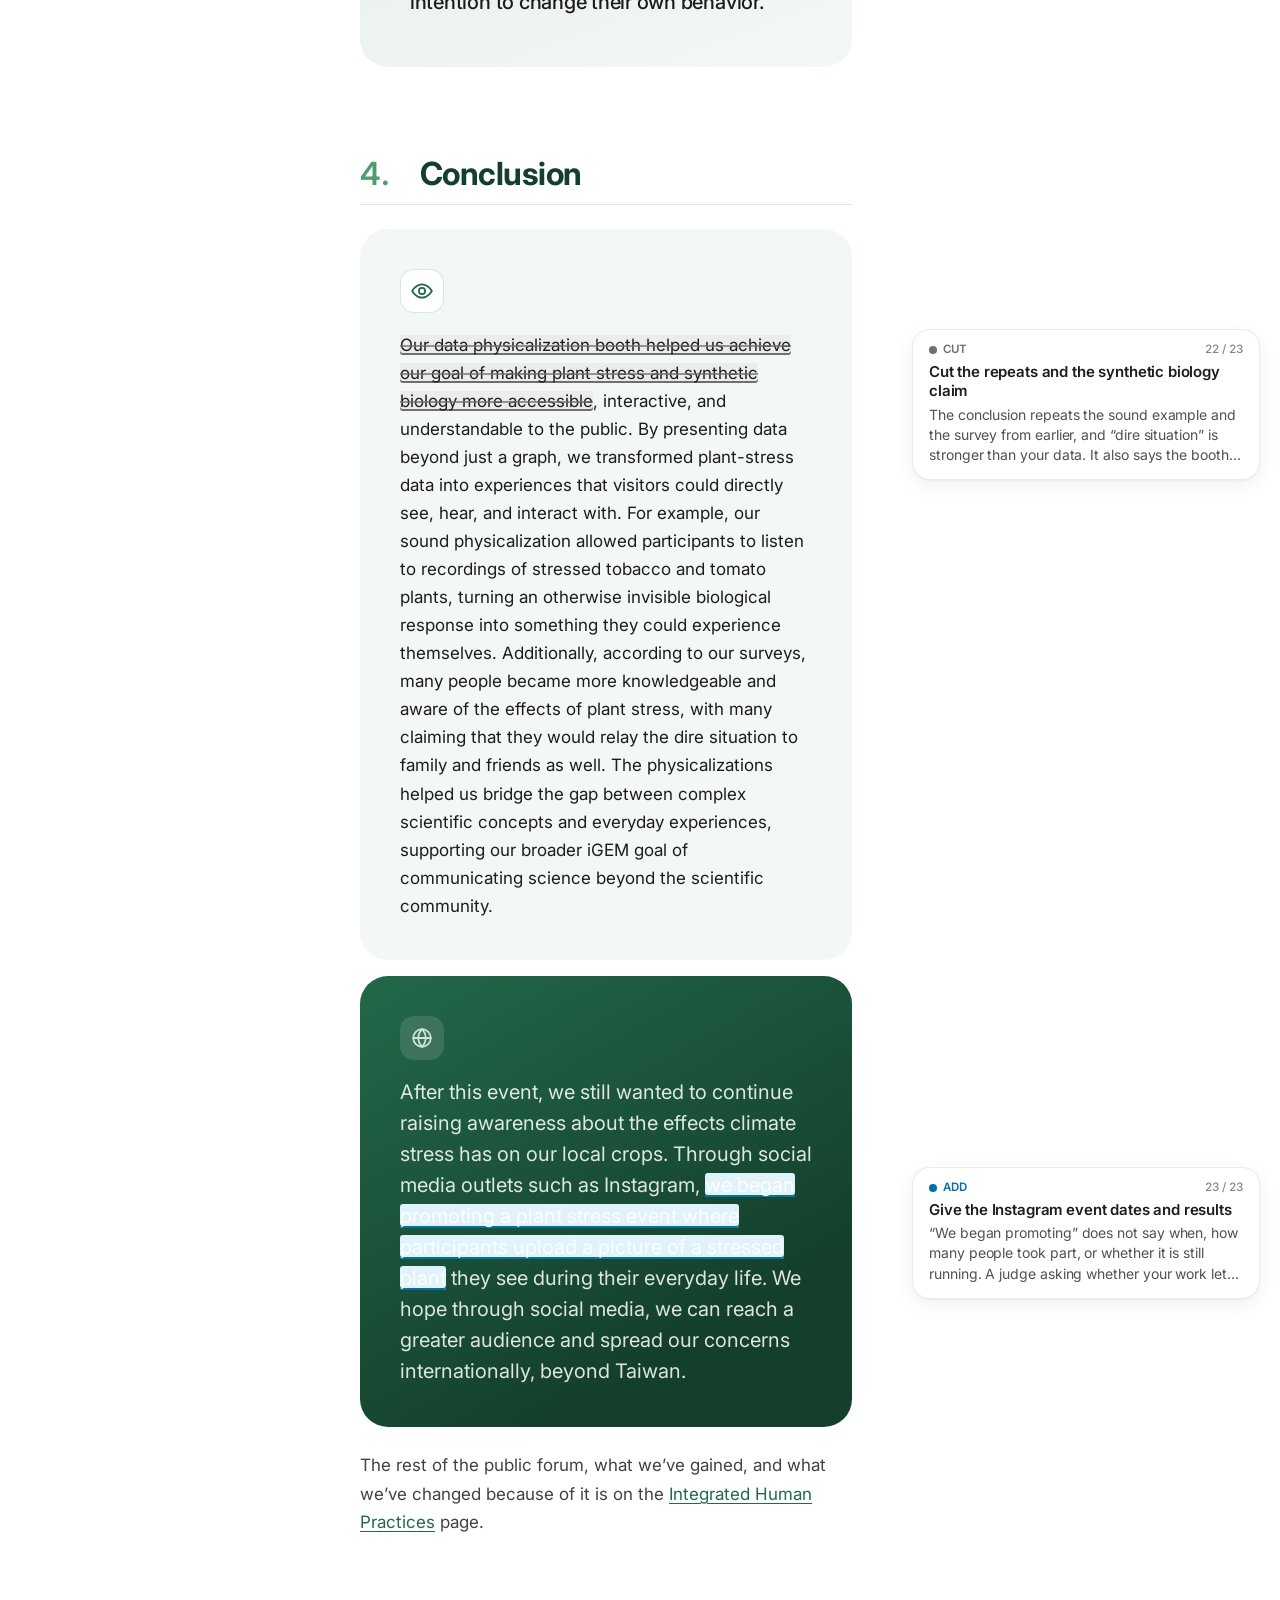
<file: docs/data-physicalization/index.html>
<!DOCTYPE html>
<html lang="en">
<head>
  <meta charset="utf-8" />
  <meta name="viewport" content="width=device-width, initial-scale=1" />
  <title>Data Physicalization | ReLEAF &middot; iGEM 2026</title>
  <meta name="description" content="A styrofoam map of Taiwan with coloured paper for crop yield and flashing LEDs for plant stress, and headphones playing the sounds of drought-stressed plants. How we built them for our booth, and what 62 visitors told us afterwards." />
  <link rel="icon" href="../assets/img/logo.png" />
  <link rel="stylesheet" href="../assets/css/tokens.css" />
  <link rel="stylesheet" href="../assets/css/nav.css" />
  <link rel="stylesheet" href="../assets/css/page.css" />
  <link rel="stylesheet" href="../assets/css/engage.css?v=1010seg" />
  <link rel="stylesheet" href="physical.css?v=1010" />
  <link rel="stylesheet" href="../assets/css/bannerhead.css?v=20261010b" />
  <link rel="stylesheet" href="../coach/coach.css?v=1013192532" />
</head>
<body class="engage dp">
<!--
  SOURCE. The 11 Oct 2026 delivery: "Data Physicalization Wiki.docx", its
  Graphs and Data Physicalization Photo folders (figures unchanged since 8 Oct;
  both folders are byte-identical to the 10 Oct delivery). The docx's only
  change since 10 Oct is the project spelling, ReLEAF, in the three paragraphs
  that name it.
  Student text only, in black. There is no AI-written text on this page.
-->

  <div id="site-nav" data-base="../" data-tab="engagement" data-page="data-physicalization"></div>
  <div class="sitenav-spacer"></div>

  <header class="bannerhead bannerhead--rest" data-tab="engagement">
    <h1 class="visually-hidden">Data Physicalization</h1>
    <div class="bannerhead__art">
      <img src="../assets/img/headers/data-physicalization.webp"
           srcset="../assets/img/headers/data-physicalization-w1200.webp 1200w, ../assets/img/headers/data-physicalization.webp 2253w"
           sizes="(max-width: 1280px) 100vw, 1280px"
           alt="Data Physicalization. Team members in matching shirts explain a hand-made green and yellow relief map of Taiwan to visitors crowded around the booth table."
           width="2253" height="748" fetchpriority="high" />
    </div>
  </header>

  <section class="abstract abstract--sheet bannerhead" data-tab="engagement" aria-label="Summary">
    <div class="abstract__inner">
      <div class="abstract__story">
        <h2 class="abs-kicker">Abstract</h2>
        <p class="abstract__lead">By creating the map and the sound physicalization, rather than presenting data through a graph, we invite the public to see, feel, and interact with patterns of environmental stress throughout Taiwan.</p>
        <p class="abstract__body">Paper color shows crop yield and flashing LEDs represent plant stress severity. Visitors were curious on why Yilan and Nantou had the highest stress. Many believed that regions such as <strong>Taipei would have the most stress</strong> instead. Most were fascinated or surprised by the fact that plants make clicking noises when they lack water. <strong>Just over half of visitors</strong> read the map correctly on a single, brief encounter. Next time, we will put a legend beside the board that shows three flash speeds and what each one means.</p>
      </div>
      <div class="abstract__outcomes">
        <h2 class="abs-kicker">Results</h2>
        <ul class="abs-ledger">
          <li><a class="st-key" href="#stress-map"><i></i><span class="abs-ledger__name">Stress map</span><span class="abs-st">LEDs</span><span class="abs-ledger__text">More frequent flashing meant more severe stress</span></a></li>
          <li><a class="st-key" href="#sound-of-plants"><i></i><span class="abs-ledger__name">Sound of plants</span><span class="abs-st">Headphones</span><span class="abs-ledger__text">recordings of drought-stressed tomato and tobacco</span></a></li>
          <li><a class="st-key" href="#impact"><i></i><span class="abs-ledger__name">Booth reach</span><span class="abs-st">Forum</span><span class="abs-ledger__text">62 of the 116 people who visited our booth answered it</span></a></li>
          <li><a class="st-partial" href="#knowledge"><i></i><span class="abs-ledger__name">Highest-stress region</span><span class="abs-st">Partial</span><span class="abs-ledger__text">32 of 62 respondents (51.6%) correctly identified</span></a></li>
          <li><a class="st-key" href="#practice"><i></i><span class="abs-ledger__name">Willing to share</span><span class="abs-st">Survey</span><span class="abs-ledger__text">60 of 62 participants (96.8%) said they were willing</span></a></li>
        </ul>
      </div>
    </div>
  </section>

  <div class="pagewrap">
    <details class="toc" open>
      <summary>Contents</summary>
      <div class="toc__inner"><p class="toc__title">On this page</p></div>
    </details>

    <main class="pagebody">

      <!-- ================================================= OVERVIEW ===== -->
      <section class="sec" id="overview">
        <h2>Overview</h2>

        <div class="lede-c">
          <h3 class="eyebrow" id="data-physicalization">Data Physicalization</h3>
          <p>Data physicalization is the practice of transforming abstract datasets into tangible physical artifacts, such as models, sculptures, or interactive maps. Instead of viewing numbers on a 2D screen or standard graph, people can interact with data through their senses. By using physical elements like colors, sound, and lights to represent real-world variables, data physicalization bridges the gap between complex information and human intuition, making critical insights much more accessible, memorable, and impactful.</p>
          <h3 class="eyebrow" id="goals">Goals</h3>
          <p>Climate change is putting more heat and drought stress on Taiwan&rsquo;s crops, but people do not notice it until harvest season starts. To really feel the gravity of climate warnings and make their effects on plants more tangible, we developed a data physicalization map and a website where the public can hear the sound plants make when facing stress. By creating the map and the sound physicalization, rather than presenting data through a graph, we invite the public to see, feel, and interact with patterns of environmental stress throughout Taiwan. With data physicalization, we aim to make the interaction between agriculture, climate, and plant stress more accessible and easy to understand.</p>
        </div>

        <div class="blks blks--2">
          <div class="blk">
            <h3 class="blk__h" id="why-physicalize">Why physicalize?</h3>
            <p>&ldquo;A data physicalization (or simply physicalization) is a physical artifact whose geometry or material properties encode data&rdquo; (Jansen). Data physicalization helps people communicate and understand data through physical representations. These visualizations help convey the data in a more accessible way (Jansen). Our data map physicalization is a type of physical visualization where map data are converted to a physical form.</p>
          </div>
          <div class="blk">
            <h3 class="blk__h" id="the-data">The data</h3>
            <p>Rather than selecting data solely because it was readily available, we considered which variables could best communicate the environmental stresses relevant to our project and our target agricultural communities. The board uses two county-level datasets: rice yield and heat stress. We chose heat because it is one of the stresses ReLEAF protects against, and yield because it shows what that stress costs farmers. We first found the patterns in the data that matter most for plant stress, then chose a physical feature of the map to show each one. This allowed every component of our map to remain connected to the dataset, making the information easier to understand through physical interaction.</p>
            <p>The maps and data sources behind the board are on the <a href="../geospatial-analysis/">Geospatial Analysis</a> page.</p>
          </div>
        </div>

        <article class="ev">
          <div class="ev__text">
            <h3 class="ev__title" id="from-data-to-map">From data to map</h3>
            <p>Paper color shows crop yield and flashing LEDs represent plant stress severity. Through this combination, viewers can visually compare areas with different agricultural conditions. Many visitors expected Taipei to show the most stress, and asked why Yilan and Nantou did.</p>
            <p>For our sound component, instead of just showing data, we wanted participants to actually hear what sounds are made by plants under stress. Plants respond to stress in ways people cannot see; few people know that a plant under drought stress makes sounds. We therefore allowed participants to use headphones to listen to recordings of the sounds produced by tomato and tobacco plants experiencing drought stress. This gave participants an opportunity to experience plant stress through hearing rather than simply reading about it.</p>
          </div>
        <figure class="fig">
          <img src="../assets/img/data-physicalization/booth-overview.webp"
               alt="The ReLEAF booth at an outdoor market. A team member points at a blue poster headed 作物的感官警報 while visitors, two of them children in caps, look on. The bioreactor prototype sits on the table beside a pair of headphones, next to the project poster."
               width="1600" height="1201" loading="lazy" />
          <figcaption><b>Figure 1.</b> The data physicalization booth at our public forum. The blue board on the right is the sound exhibit, with the headphones on the table in front of it for listeners.</figcaption>
        </figure>
        </article>
      </section>

      <!-- ========================================= PHYSICALIZATIONS ===== -->
      <section class="sec" id="physicalizations">
        <h2>Physicalizations</h2>

        <div class="rail rail--seg" data-rail data-rail-top>
          <div class="seg"><div class="rail__strip seg__track" role="tablist" aria-label="Physicalizations">
            <button class="rail__btn seg__btn pl-2" role="tab" type="button" id="dp-t-map" aria-controls="stress-map" aria-selected="true"><svg class="seg__ico" viewBox="0 0 24 24" fill="none" stroke="currentColor" stroke-width="1.8" stroke-linecap="round" stroke-linejoin="round" aria-hidden="true" focusable="false"><path d="M9 4 3.5 6.3v13.4L9 17.4l6 2.6 5.5-2.3V4.3L15 6.6 9 4z"/><path d="M9 4v13.4M15 6.6V20"/></svg>Stress map</button>
            <button class="rail__btn seg__btn pl-5" role="tab" type="button" id="dp-t-sound" aria-controls="sound-of-plants" aria-selected="false"><svg class="seg__ico" viewBox="0 0 24 24" fill="none" stroke="currentColor" stroke-width="1.8" stroke-linecap="round" stroke-linejoin="round" aria-hidden="true" focusable="false"><path d="M4.5 15.5V12a7.5 7.5 0 0 1 15 0v3.5"/><rect x="3.5" y="14" width="4" height="6.5" rx="1.6"/><rect x="16.5" y="14" width="4" height="6.5" rx="1.6"/></svg>Sound of plants</button>
          </div></div>

          <!-- ---------------------------------------------- STRESS MAP -- -->
          <div class="rail__panel chap pl-2" role="tabpanel" id="stress-map" aria-labelledby="dp-t-map">
            <header class="chap__hero">
              <h3 class="chap__title" data-no-toc>Stress map</h3>
              <div class="chap__intro">
                <h4 class="chap__eyebrow" id="stress-map-concept">Concept and inspiration</h4>
                <p>Our data physicalization was inspired by the idea that scientific data should not only be seen, but also experienced. Plant stress is often difficult for people to understand because many of its effects occur at a microscopic or molecular level and cannot be directly observed. We wanted to transform these invisible changes into interactive experiences that could make plant stress more tangible and accessible to the public.</p>
                <p>Our physicalizations were designed around different ways of experiencing data, including visual representations and hands-on interaction. By translating scientific information into sensory experiences, participants could explore how plants respond to environmental stress rather than simply reading about it on a poster. This approach also reflects the core idea of our ReLEAF project: connecting complex biological signals with information that people can easily understand and respond to.</p>
              </div>
            </header>

            <ol class="chain">
              <li class="node">
                <article class="card">
                  <h4 class="card__name" id="stress-map-method">Physicalization method</h4>
                  <div class="card__cols">
                    <div>
                      <p>We created the physical map using styrofoam as the base material, with different colored papers placed on top to represent variations in crop yield. LED lights were incorporated into the map to visualize plant stress levels. The map shows the different regions and turns the data into something tangible.</p>
                      <p>The color gradient was designed to make differences in crop yield immediately recognizable:</p>
        <ul class="dp-swatches">
          <li><span class="dp-sw dp-sw--green" aria-hidden="true"></span><b>Dark green</b> &rarr; areas with plentiful/high crop yield</li>
          <li><span class="dp-sw dp-sw--brown" aria-hidden="true"></span><b>Brown</b> &rarr; areas with the lowest crop yield</li>
          <li><span class="dp-sw dp-sw--mid" aria-hidden="true"></span><b>Intermediate colors</b> &rarr; areas with varying levels of crop yield</li>
        </ul>
                    </div>
                    <div>
                      <p>LED lights were used independently to represent plant stress. The frequency or amount of LED flashing increased with the severity of stress, allowing viewers to distinguish between areas experiencing different levels of environmental stress. The more frequent the LED flashes, the more stress crops in that region experience.</p>
                      <p>For the sound physicalization, participants were provided with headphones and invited to listen to recordings of drought-stressed tomato and tobacco plants. Instead of visually representing the data, this activity allowed participants to hear signals associated with plant responses to drought stress.</p>
                      <p>By combining a physical map with an auditory experience, we created two different ways for participants to interact with otherwise invisible plant-stress information.</p>
                    </div>
                  </div>
                </article>
              </li>
              <li class="node">
                <article class="card">
                  <h4 class="card__name" id="mapping">Mapping data to physical elements</h4>
                  <div class="dp-split">
                    <div class="dp-split__text">
                      <p>We mapped each type of data to a physical or sensory element so that participants could interpret the information without needing to understand complex datasets.</p>
        <div class="tablewrap">
          <table class="data dp-map">
            <thead><tr><th scope="col">Data</th><th scope="col">Physical element</th><th scope="col">Representation</th></tr></thead>
            <tbody>
              <tr><td><b>Crop yield</b></td><td>Colored paper</td><td>Dark green represented highest crop yield; brown represented the lowest crop yield</td></tr>
              <tr><td><b>Plant stress level</b></td><td>LED lights</td><td>More frequent flashing meant more severe stress</td></tr>
            </tbody>
          </table>
        </div>
                      <p>The physical map therefore allowed participants to understand two variables simultaneously. Color represented the outcome, crop yield, while LED activity represented the stress experienced by plants. This distinction helped demonstrate that environmental stress can have tangible consequences for agricultural productivity.</p>
                      <p>The sound activity approached the same concept from a different perspective. Rather than showing participants a number or visual indicator of drought stress, we allowed them to directly hear the sounds associated with stressed plants. This helped emphasize that plants actively respond to their environment, even when those responses cannot normally be perceived by humans.</p>
                    </div>
        <figure class="fig">
          <img src="../assets/img/data-physicalization/map-visitors.webp"
               alt="A team member holds the styrofoam map of Taiwan up against a brick wall while visitors crowd in front of it. The island is covered in dark green, yellow-green and brown paper. In the foreground a laptop and the blue sound-exhibit board stand on the table."
               width="1400" height="934" loading="lazy" />
          <figcaption><b>Figure 2.</b> The stress map held up for visitors at the booth, with the sound exhibit&rsquo;s board in front of it.</figcaption>
        </figure>
                  </div>
                </article>
              </li>
              <li class="node">
                <article class="card">
                  <h4 class="card__name" id="stress-map-public">Public interaction</h4>
                  <p>Throughout the booth, visitors were curious on why Yilan and Nantou had the highest stress. Many believed that regions such as Taipei would have the most stress instead. We explained the tourism in Nantou and Yilan were affecting its stress level. Visitors vocalized their curiosity when they noticed our poster since the data may not align with what they had thought the most affected regions were.</p>
                </article>
              </li>
            </ol>

            <div class="chap__end">
              <h4 class="chap__eyebrow" id="stress-map-feedback">Feedback</h4>
              <p>The feedback we got that addressed the stress map was the fact that areas that receive stress were easy to see on the map due to its frequent flashing lights. Through this, we were able to teach the Taiwanese public more about their own country and inform them about the effects climate change has on our local agriculture.</p>
        <div class="tablewrap">
          <table class="data">
            <thead><tr><th scope="col">Original (Chinese)</th><th scope="col">Translation</th></tr></thead>
            <tbody>
              <tr><td lang="zh-Hant">原來宜蘭縣對植物壓力最大</td><td>I learned that Yilan County has the highest plant stress</td></tr>
            </tbody>
          </table>
        </div>
            </div>
          </div>

          <!-- ----------------------------------------- SOUND OF PLANTS -- -->
          <div class="rail__panel chap pl-5" role="tabpanel" id="sound-of-plants" aria-labelledby="dp-t-sound">
            <header class="chap__hero">
              <h3 class="chap__title" data-no-toc>Sound of plants</h3>
              <div class="chap__intro">
                <h4 class="chap__eyebrow" id="sound-concept">Concept and inspiration</h4>
                <p>Plants respond to stress in ways that are often invisible to the human eye until visible damage has already occurred &mdash; but recent research has shown that some of these responses aren't entirely silent. Under drought stress, plants can produce ultrasonic clicking sounds, signals that exist far outside the range of human hearing and go completely unnoticed in everyday life. We wanted to explore this hidden dimension of plant stress as a companion to our Data Physicalization Map: while the map translated environmental data into something visitors could see, we wanted to give people a way to actually hear plant stress for themselves. By making these normally imperceptible signals audible, we hoped to make the experience of plant stress feel immediate and real, rather than abstract, and to reinforce ReLEAF's core idea that stress can be detected and responded to before it becomes visible, irreversible damage.</p>
              </div>
            </header>

            <ol class="chain">
              <li class="node">
                <article class="card">
                  <p>The idea of letting visitors experience the sounds plants made under stress first started when we came across a scientific paper that focused on how plants make sounds that are not audible to humans under stress. After finding this paper, we realized how impactful it would be if the public realizes how plants can also sense stress inflicted upon them. When facing drought stress, which is the stress that we presented during our public forum booth, plants experience a physical process called cavitation, where continuous water columns inside the plant snap and form air bubbles.</p>
                  <p>How researchers captured it:</p>
                  <div class="voices voices--4">
                    <div class="voice"><p class="voice__who">Ultrasonic microphones.</p><p>The pops sit far above human hearing, so Khait, Hadany et al. (Tel Aviv University) recorded across 20&ndash;250&nbsp;kHz, about 10&nbsp;cm from each plant.</p></div>
                    <div class="voice"><p class="voice__who">A soundproofed chamber first.</p><p>Tomato and tobacco recorded three ways: untouched, five days without water, and freshly cut.</p></div>
                    <div class="voice"><p class="voice__who">Then a working greenhouse.</p><p>Repeated amid ordinary background noise to prove it wasn't a laboratory artifact.</p></div>
                    <div class="voice"><p class="voice__who">Machine learning.</p><p>A classifier trained on many acoustic features &mdash; not one number &mdash; separated stressed from healthy, drought from cutting, and tomato from tobacco.</p></div>
                  </div>
                </article>
              </li>
              <li class="node">
                <article class="card">
                  <h4 class="card__name" id="sound-method">Physicalization method</h4>
                  <div class="dp-split">
                    <div class="dp-split__text">
                      <p>To transform plant stress into an accessible sensory experience, we used the open recordings from Khait et al. (2023). The clicks are ultrasonic, so we shifted their pitch down into the range people can hear. We built a website to play them, and at the booth two headphones were connected to laptops hidden behind the poster. Participants could choose which plant they wanted to explore, either tobacco or tomato, and listen to their corresponding stress recordings through the headphones. By presenting plant stress through sound, we aimed to provide visitors with a more immersive way to understand that plants respond to environmental stress, even when these responses cannot be directly heard by humans.</p>
                    </div>
        <figure class="fig">
          <img src="../assets/img/data-physicalization/sound-site.webp"
               alt="Screenshot of the listening site. A header reads Tobacco, Drought, with a counter showing 0 of 27 clicks played. Below it a scatter plot of pitch in kilohertz against seconds into the recording, with a shaded band marked 40 to 80 kilohertz typical range, and a note that bigger dots mean louder clicks."
               width="1600" height="793" loading="lazy" />
          <figcaption><b>Figure 3.</b> Sound of plants played for the listener. Open the <a href="listening/">listening site</a> to hear the tomato and tobacco recordings.</figcaption>
        </figure>
                  </div>
                </article>
              </li>
              <li class="node">
                <article class="card">
                  <h4 class="card__name" id="sound-public">Public interaction</h4>
                  <div class="dp-split">
                    <div class="dp-split__text">
                      <p>When presenting our sound physicalization, many were fascinated with the fact that plants made noises when facing stress. We explained that a dry plant pulls hard on the water in its stem, and the water column can snap and form an air bubble. Each snap makes a pop, similar to the sound of bubble wrap. Overall, the public was intrigued with the demonstration and gave positive feedback.</p>
                    </div>
        <figure class="fig">
          <img src="../assets/img/data-physicalization/sound-listener.webp"
               alt="A young child at the booth, seen from behind, wearing large over-ear headphones held in place by an adult beside her. Behind them on the table stand labelled water bottles."
               width="1200" height="899" loading="lazy" />
          <figcaption><b>Figure 4.</b> A young visitor listening to the sound of a drought-stressed plant.</figcaption>
        </figure>
                  </div>
                </article>
              </li>
            </ol>

            <div class="chap__end">
              <h4 class="chap__eyebrow" id="sound-feedback">Feedback</h4>
              <p>After they finished visiting our booth, visitors were asked to give feedback on the overall event. Most were fascinated or surprised by the fact that plants make clicking noises when they lack water, and some even mentioned how the sound physicalization was the most memorable part of the whole booth.</p>
        <div class="tablewrap">
          <table class="data">
            <thead><tr><th scope="col">Original (Chinese)</th><th scope="col">Translation</th></tr></thead>
            <tbody>
              <tr><td lang="zh-Hant">植物缺水會發出咔咔聲</td><td>Plants make a clicking sound when they lack water</td></tr>
              <tr><td lang="zh-Hant">聽到作物的壓力聲音印象深刻</td><td>Hearing the crop's stress sound was the most memorable part</td></tr>
              <tr><td lang="zh-Hant">原來植物在遇到困難危險時會發出聲音</td><td>learned that plants actually make sounds when facing stress/danger</td></tr>
              <tr><td lang="zh-Hant">知道植物缺少水分的時候居然會發出聲音</td><td>I was surprised to learn plants make sounds when they lack water</td></tr>
            </tbody>
          </table>
        </div>
            </div>
          </div>
        </div>
      </section>

      <!-- ================================================== IMPACT ===== -->
      <section class="sec" id="impact">
        <h2>Impact</h2>
        <div class="lede-c">
          <p>At the end of the event, visitors who had been to all six booths filled in one survey. 62 of the 116 people who visited our booth answered it. Two questions were about the map itself; the rest covered the whole event.</p>
        </div>

        <div class="blk dp-kap">
          <h3 class="blk__h" id="knowledge">Connecting data to plant stress: knowledge</h3>
          <div class="dp-kap__grid">
            <div class="dp-kap__text">
              <p>To test whether participants actually understood our physicalized data, we asked them to identify the region shown as experiencing the highest plant stress on our map. 32 of 62 respondents (51.6%) correctly identified Yilan County, the region we represented as highest-stress. The remaining responses were split across Kaohsiung (12, 19.4%), Taichung (11, 17.7%), and Tainan (7, 11.3%). Yilan&rsquo;s high stress amount was showcased through its frequent flashing of LED lights.</p>
              <p>Just over half of visitors read the map correctly on a single, brief encounter &mdash; a reasonable result for a passive booth interaction, but it also points to a concrete design target. Next time, we will put a legend beside the board that shows three flash speeds and what each one means. We will then check whether more than 80% of visitors pick the right region, to showcase that our data physicalization actually conveyed information to the public.</p>
            </div>
            <div class="chartbox">
              <div class="charts charts--1">
        <figure class="fig">
          <img src="../assets/img/data-physicalization/chart-knowledge.webp"
               alt="Bar chart titled Knowledge, which region has the highest plant stress. Yilan County, marked as the correct answer, is the tallest green bar at 51.6 percent, 32 of 62 respondents. Kaohsiung is 19.4 percent, Taichung 17.7 percent and Tainan 11.3 percent, all in grey."
               width="1600" height="1007" loading="lazy" />
          <figcaption><b>Figure 5.</b> Showcasing knowledge of the region with the highest stress.</figcaption>
        </figure>
              </div>
            </div>
          </div>
        </div>

        <div class="blk dp-kap">
          <h3 class="blk__h" id="attitude">Raising awareness: attitude</h3>
          <div class="chartbox">
            <div class="charts charts--1">
        <figure class="fig">
          <img src="../assets/img/data-physicalization/chart-attitude.webp"
               alt="Horizontal stacked bar chart titled Attitude. Understands climate's impact on crops: 63 percent agree, 34 percent neutral, 3 percent disagree. Map helped understand the climate to yield link: 95 percent agree. More attentive to climate's agricultural impact: 98 percent agree."
               width="1600" height="534" loading="lazy" />
          <figcaption><b>Figure 6.</b> Showcasing the percentage of participants that understood the impact of stress.</figcaption>
        </figure>
            </div>
          </div>
          <div class="card__cols">
            <div>
              <p>We then looked at whether the exhibit changed how participants understood the <i>consequences</i> of environmental stress for agriculture. 39 of 62 participants (62.9%) reported they now &ldquo;very much understood&rdquo; the impact of climate change on Taiwan's coffee and crop production, and another 21 (33.9%) said they understood it &ldquo;partially.&rdquo; Only 2 (3.2%) said they still didn't understand it well.</p>
              <p>The physicalization itself was directly credited for this: 59 of 62 participants (95.2%) agreed or strongly agreed that the Data Physicalization Map helped them understand the relationship between climate change and crop yield &mdash; including 36 (58.1%) who strongly agreed. Only 2 respondents were neutral and 1 disagreed.</p>
              <p>95.2% of participants agreed our Data Physicalization Map helped them understand the relationship between climate change and crop yield.</p>
            </div>
            <div>
              <p>The sound layer reinforced this on the qualitative side. When we asked what was most memorable, one participant wrote &ldquo;<span lang="zh-Hant">知道植物缺少水分的時候居然會發出聲音</span>&rdquo; (&ldquo;I was surprised to learn plants make sounds when they lack water&rdquo;). For these visitors, hearing the clicks made plant stress real. Several noted their surprise that a water-stressed plant produces audible clicking sounds, or named the sound of a stressed crop as the most striking part of the visit. This suggests the auditory channel was doing real cognitive work, not just serving as ambience: for some visitors, the sound was the moment the abstract idea of &ldquo;plant stress&rdquo; became concrete.</p>
            </div>
          </div>
        </div>

        <div class="blk dp-kap">
          <h3 class="blk__h" id="practice">From awareness to action: practice</h3>
          <div class="chartbox">
            <div class="charts charts--1">
        <figure class="fig">
          <img src="../assets/img/data-physicalization/chart-practice.webp"
               alt="Horizontal stacked bar chart titled Practice. Willing to share knowledge with others: 97 percent agree. Selected at least one future sustainable action: 98 percent agree."
               width="1600" height="402" loading="lazy" />
          <figcaption><b>Figure 7.</b> Percentage of people willing to perform further actions.</figcaption>
        </figure>
            </div>
          </div>
          <p>Finally, we looked at whether this understanding translated into intended behavior. 60 of 62 participants (96.8%) said they were willing or very willing to share what they'd learned about crop protection and agriculture with friends or family.</p>
          <p>Participants also indicated concrete future actions (multi-select):</p>
          <ul class="findings">
            <li><b>49 (79.0%)</b> &mdash; prioritizing locally produced or sustainably farmed agricultural products/coffee</li>
            <li><b>37 (59.7%)</b> &mdash; following and sharing climate-and-agriculture information</li>
            <li><b>18 (29.0%)</b> &mdash; joining more science-outreach or environmental activities</li>
          </ul>
          <p>Open-ended responses echoed this: participants wrote in their own words about supporting local farmers and coffee growers, reducing carbon footprints, conserving water and energy, cutting plastic use, and educating others about climate impacts on plants.</p>
        </div>

        <div class="end">
          <h3 class="end__label" id="summary">Summary</h3>
          <p>Together, the three parts of the survey show what visitors understood, how their views changed, and what actions they would take. Most said they would share what they learned and would buy local farmed food. By turning invisible environmental stress into something visitors could see and hear, the exhibit made an otherwise abstract problem tangible enough that most participants left not just informed, but reporting an intention to change their own behavior.</p>
        </div>
      </section>

      <!-- ============================================== CONCLUSION ===== -->
      <section class="sec" id="conclusion">
        <h2>Conclusion</h2>
        <div class="concl">
          <article class="concl__card"><svg class="concl__ico" viewBox="0 0 24 24" fill="none" stroke="currentColor" stroke-width="1.7" stroke-linecap="round" stroke-linejoin="round" aria-hidden="true" focusable="false"><path d="M2.5 12S6 5.5 12 5.5 21.5 12 21.5 12 18 18.5 12 18.5 2.5 12 2.5 12z"/><circle cx="12" cy="12" r="3"/></svg><p>Our data physicalization booth helped us achieve our goal of making plant stress and synthetic biology more accessible, interactive, and understandable to the public. By presenting data beyond just a graph, we transformed plant-stress data into experiences that visitors could directly see, hear, and interact with. For example, our sound physicalization allowed participants to listen to recordings of stressed tobacco and tomato plants, turning an otherwise invisible biological response into something they could experience themselves. Additionally, according to our surveys, many people became more knowledgeable and aware of the effects of plant stress, with many claiming that they would relay the dire situation to family and friends as well. The physicalizations helped us bridge the gap between complex scientific concepts and everyday experiences, supporting our broader iGEM goal of communicating science beyond the scientific community.</p></article>
          <article class="concl__card concl__card--final"><svg class="concl__ico" viewBox="0 0 24 24" fill="none" stroke="currentColor" stroke-width="1.7" stroke-linecap="round" stroke-linejoin="round" aria-hidden="true" focusable="false"><circle cx="12" cy="12" r="8.5"/><path d="M3.5 12h17M12 3.5c2.4 2.6 3.6 5.4 3.6 8.5s-1.2 5.9-3.6 8.5c-2.4-2.6-3.6-5.4-3.6-8.5S9.6 6.1 12 3.5z"/></svg><p>After this event, we still wanted to continue raising awareness about the effects climate stress has on our local crops. Through social media outlets such as Instagram, we began promoting a plant stress event where participants upload a picture of a stressed plant they see during their everyday life. We hope through social media, we can reach a greater audience and spread our concerns internationally, beyond Taiwan.</p></article>
        </div>
        <p>The rest of the public forum, what we&rsquo;ve gained, and what we&rsquo;ve changed because of it is on the <a href="../human-practices/">Integrated Human Practices</a> page.</p>
      </section>

      <!-- =============================================== REFERENCES ======== -->
      <section class="refs" id="references">
        <h2 data-no-toc>References</h2>
        <ol>
          <li id="ref-1">Khait, I., Lewin-Epstein, O., Sharon, R., et al. (2023). Sounds emitted by plants under stress are airborne and informative. <i>Cell, 186</i>(7), 1328&ndash;1336. <a href="https://doi.org/10.1016/j.cell.2023.03.009">doi:10.1016/j.cell.2023.03.009</a>. Recordings via Dryad (CC0).</li>
        </ol>
      </section>
    </main>
  </div>

  <nav class="pagenav" aria-label="Neighbouring pages">
    <a class="is-prev" href="../geospatial-analysis/"><b>Previous</b><span>Geospatial Analysis</span></a>
    <a class="is-next" href="../team/"><b>Next</b><span>Members</span></a>
  </nav>

  <footer class="footer2">
    <div class="footer2__inner">
        <div>
          <h3>Project</h3>
          <ul>
          <li><a href="../description/">Description</a></li>
          <li><a href="../biomanufacturing/">Biomanufacturing</a></li>
          <li><a href="../engineering/">Engineering</a></li>
          <li><a href="../development/">Development</a></li>
          <li><a href="../contribution/">Contribution</a></li>
          <li><a href="../results/">Results</a></li>
          </ul>
        </div>
        <div>
          <h3>Wet Lab</h3>
          <ul>
          <li><a href="../experiments/">Experiments</a></li>
          <li><a href="../parts/">Parts</a></li>
          <li><a href="../plant/">Plants</a></li>
          <li><a href="../measurement/">Measurement</a></li>
          <li><a href="../safety-and-security/">Safety</a></li>
          <li><a href="../notebook/">Notebook</a></li>
          </ul>
        </div>
        <div>
          <h3>Dry Lab</h3>
          <ul>
          <li><a href="../model/">Math Model</a></li>
          <li><a href="../hardware/">Hardware</a></li>
          <li><a href="../software/">Digital Twin</a></li>
          <li><a href="../protein-design/">Protein Design</a></li>
          <li><a href="../drylab-notebook/">Dry Lab Notebook</a></li>
          </ul>
        </div>
        <div>
          <h3>Engagement</h3>
          <ul>
          <li><a href="../human-practices/">Integrated Human Practices</a></li>
          <li><a href="../education/">Education</a></li>
          <li><a href="../entrepreneurship/">Entrepreneurship</a></li>
          <li><a href="../sustainability/">Sustainability</a></li>
          <li><a href="../laws-and-regulations/">Laws and Regulations</a></li>
          <li><a href="../geospatial-analysis/">Geospatial Analysis</a></li>
          <li><a href="../data-physicalization/">Data Physicalization</a></li>
          </ul>
        </div>
        <div>
          <h3>Team</h3>
          <ul>
          <li><a href="../team/">Members</a></li>
          <li><a href="../attributions/">Attribution</a></li>
          <li><a href="../milestone/">Milestone</a></li>
          </ul>
        </div>
      <div class="footer2__legal">
        <p><b>ReLEAF</b> &middot; GEMS Taiwan &middot; iGEM 2026 &middot; Biomanufacturing Village</p>
        <p>&copy; 2026 &middot; Content on this wiki is licensed under a <a href="https://creativecommons.org/licenses/by/4.0/" rel="license">Creative Commons Attribution 4.0 International license</a>.</p>
        <p>The repository used to create this website is available at <a href="https://gitlab.igem.org/2026/gems-taiwan">gitlab.igem.org/2026/gems-taiwan</a>.</p>
        <p>Nothing on this wiki is fetched from a server outside iGEM.</p>
      </div>
    </div>
  </footer>

  <script src="../assets/data/site-nav.js" fetchpriority="high"></script>
  <script src="../assets/js/nav.js" fetchpriority="high"></script>
  <script src="../assets/js/page.js" fetchpriority="high"></script>
  <script src="../assets/js/engage.js?v=1007s"></script>
  <script src="../coach/data/data-physicalization.js?v=1013192532"></script>
  <script src="../coach/coach.js?v=1013192532"></script>
</body>
</html>
</file>
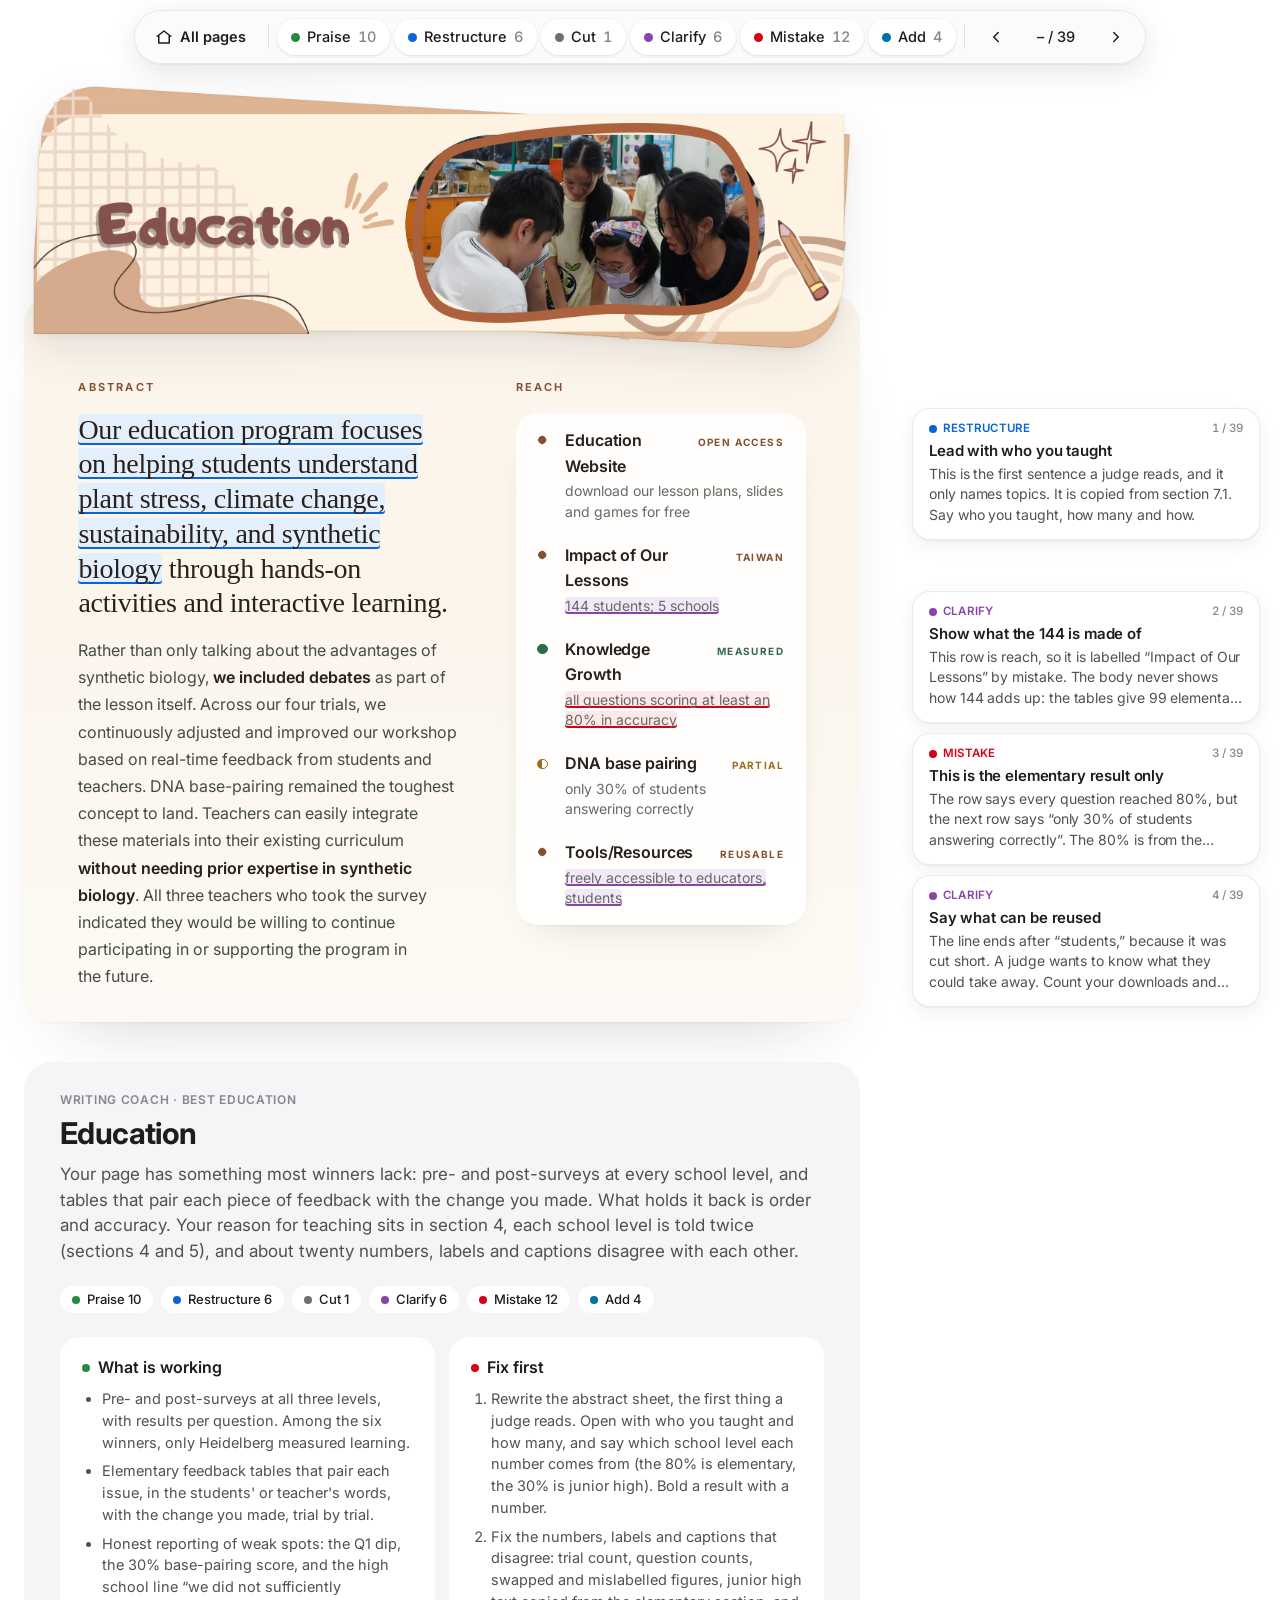
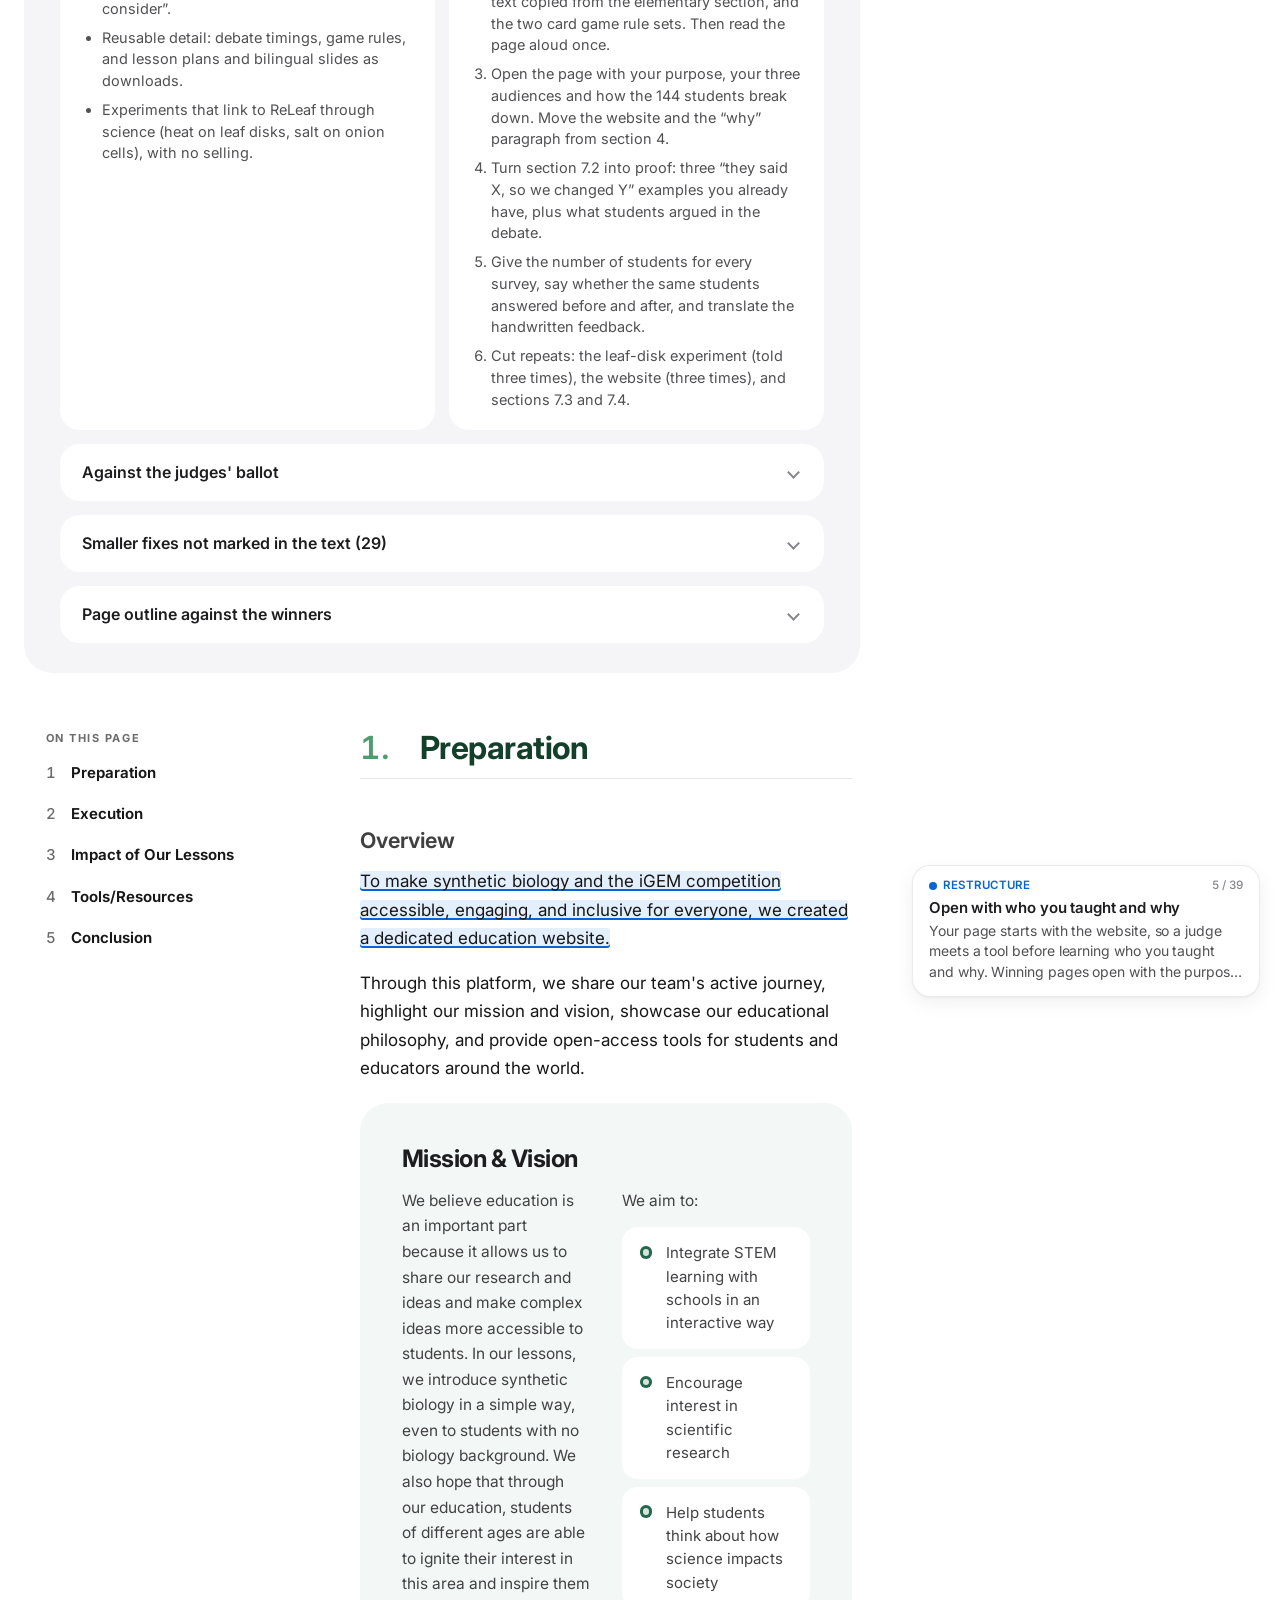
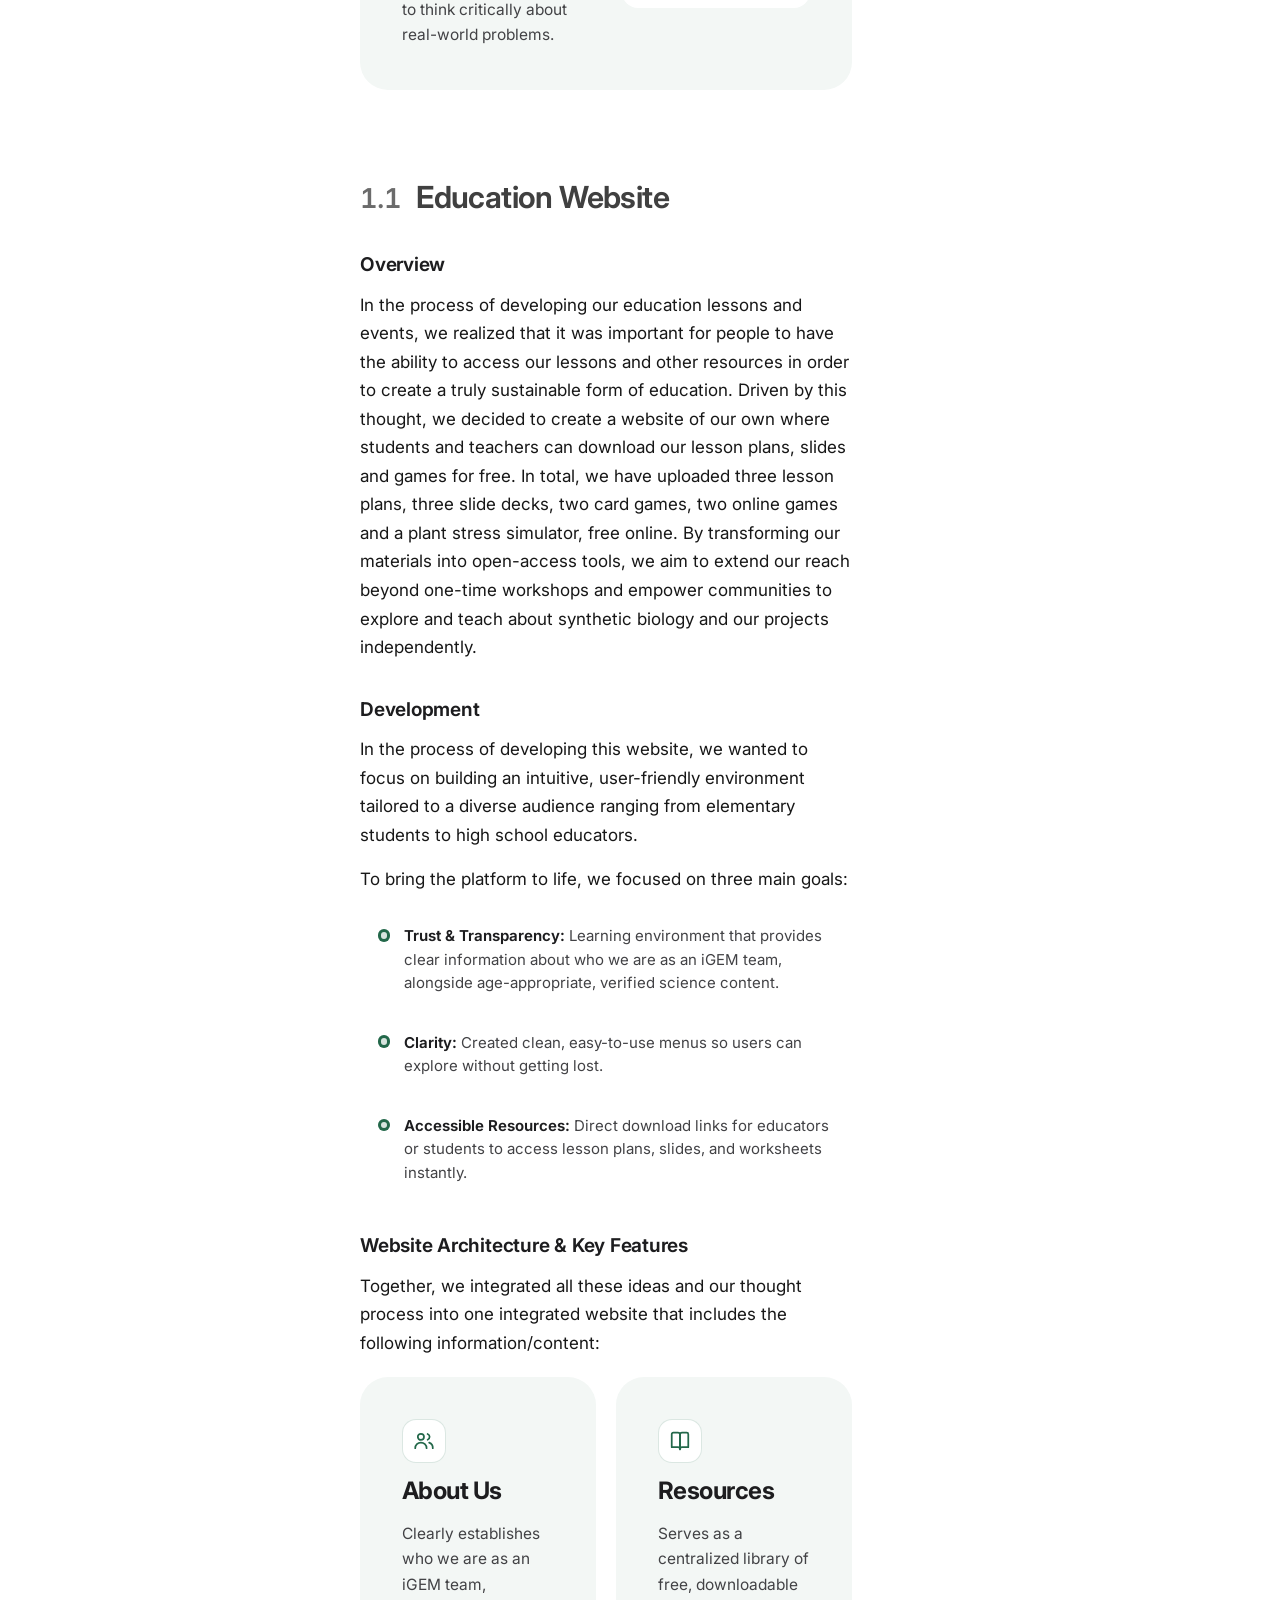
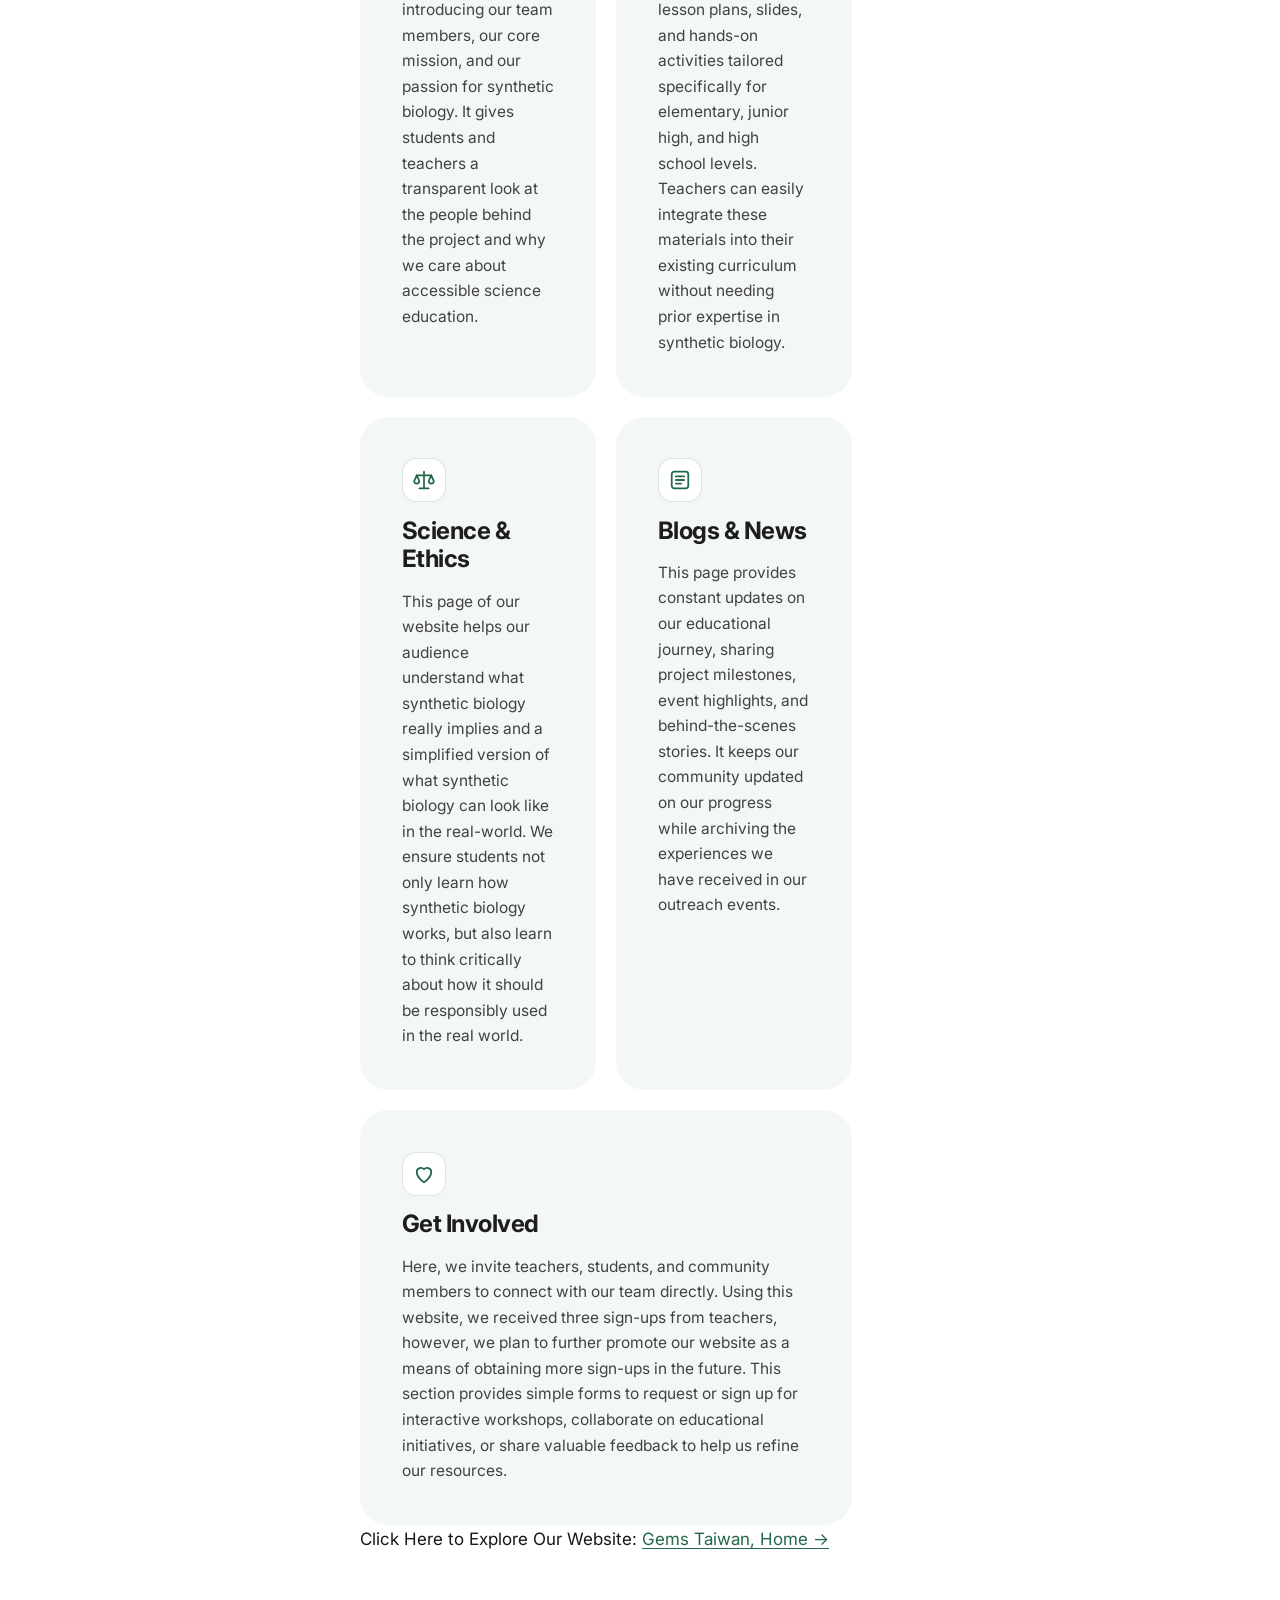
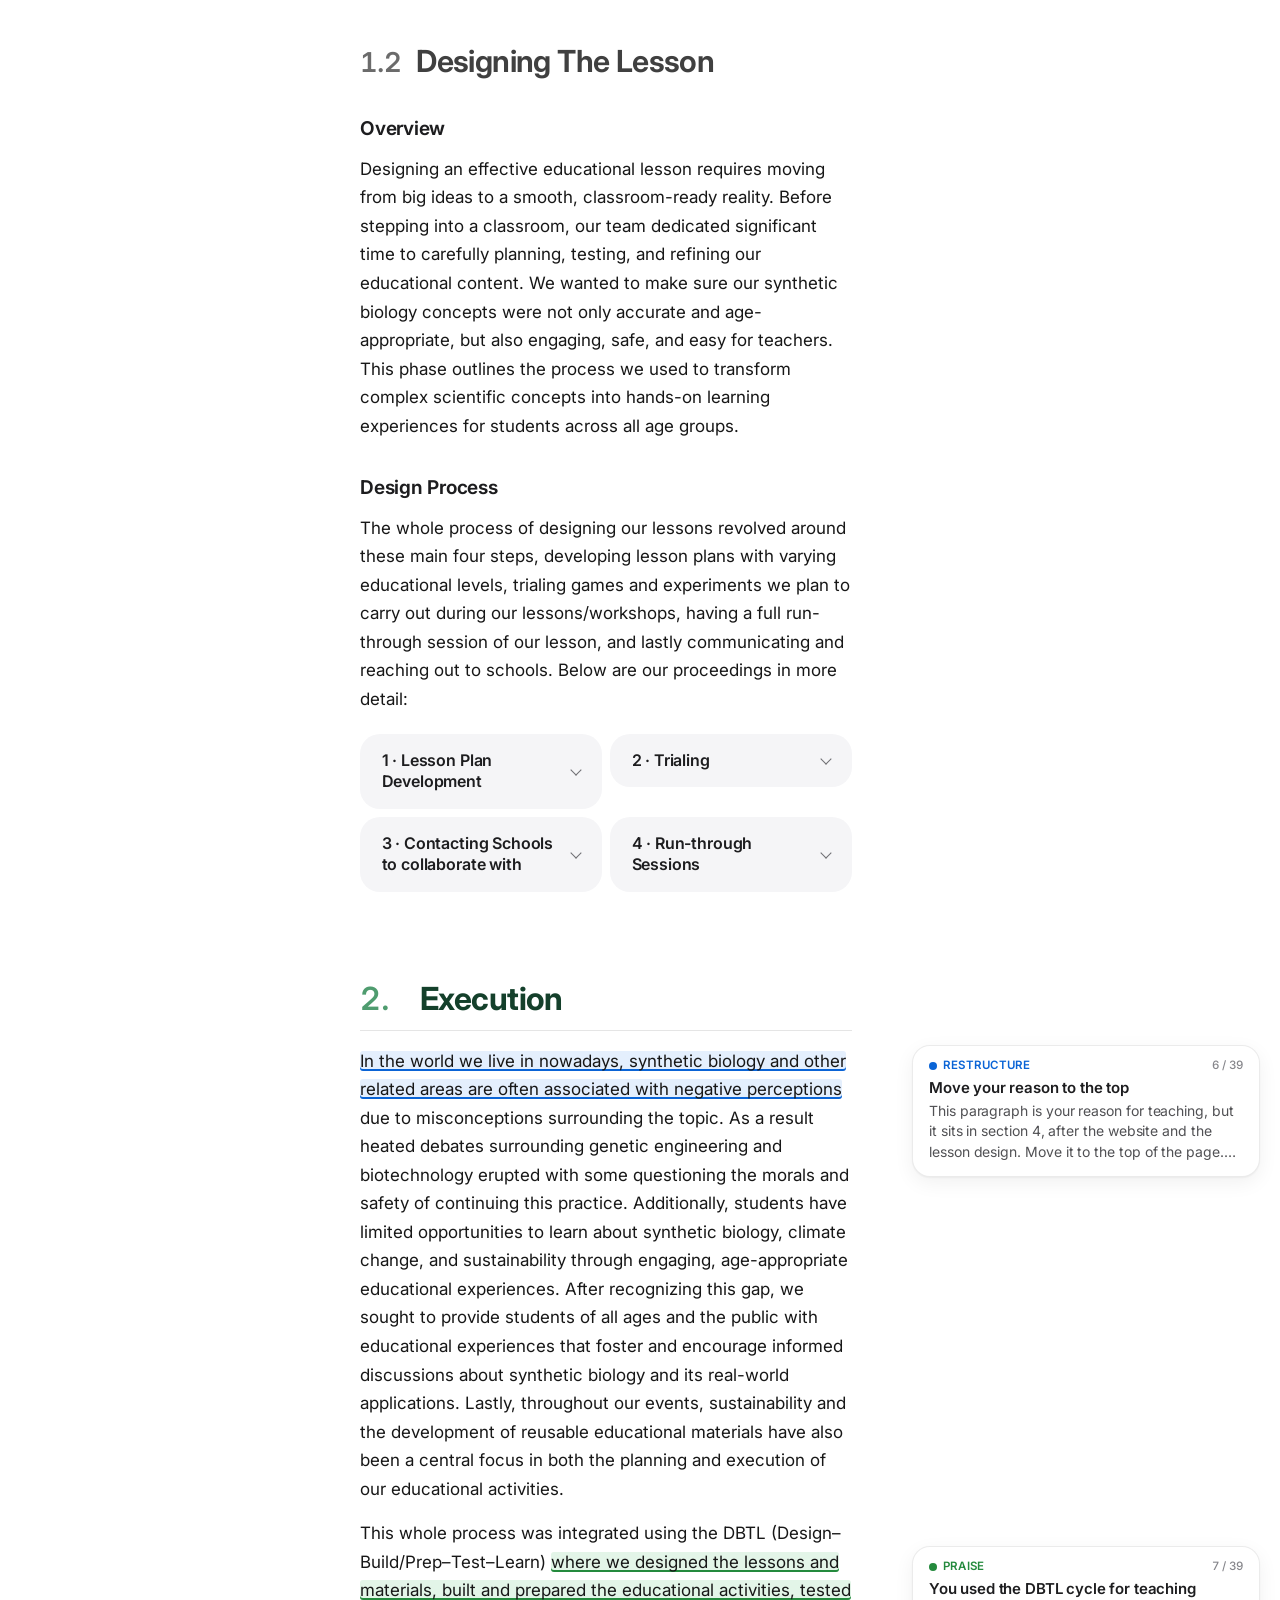
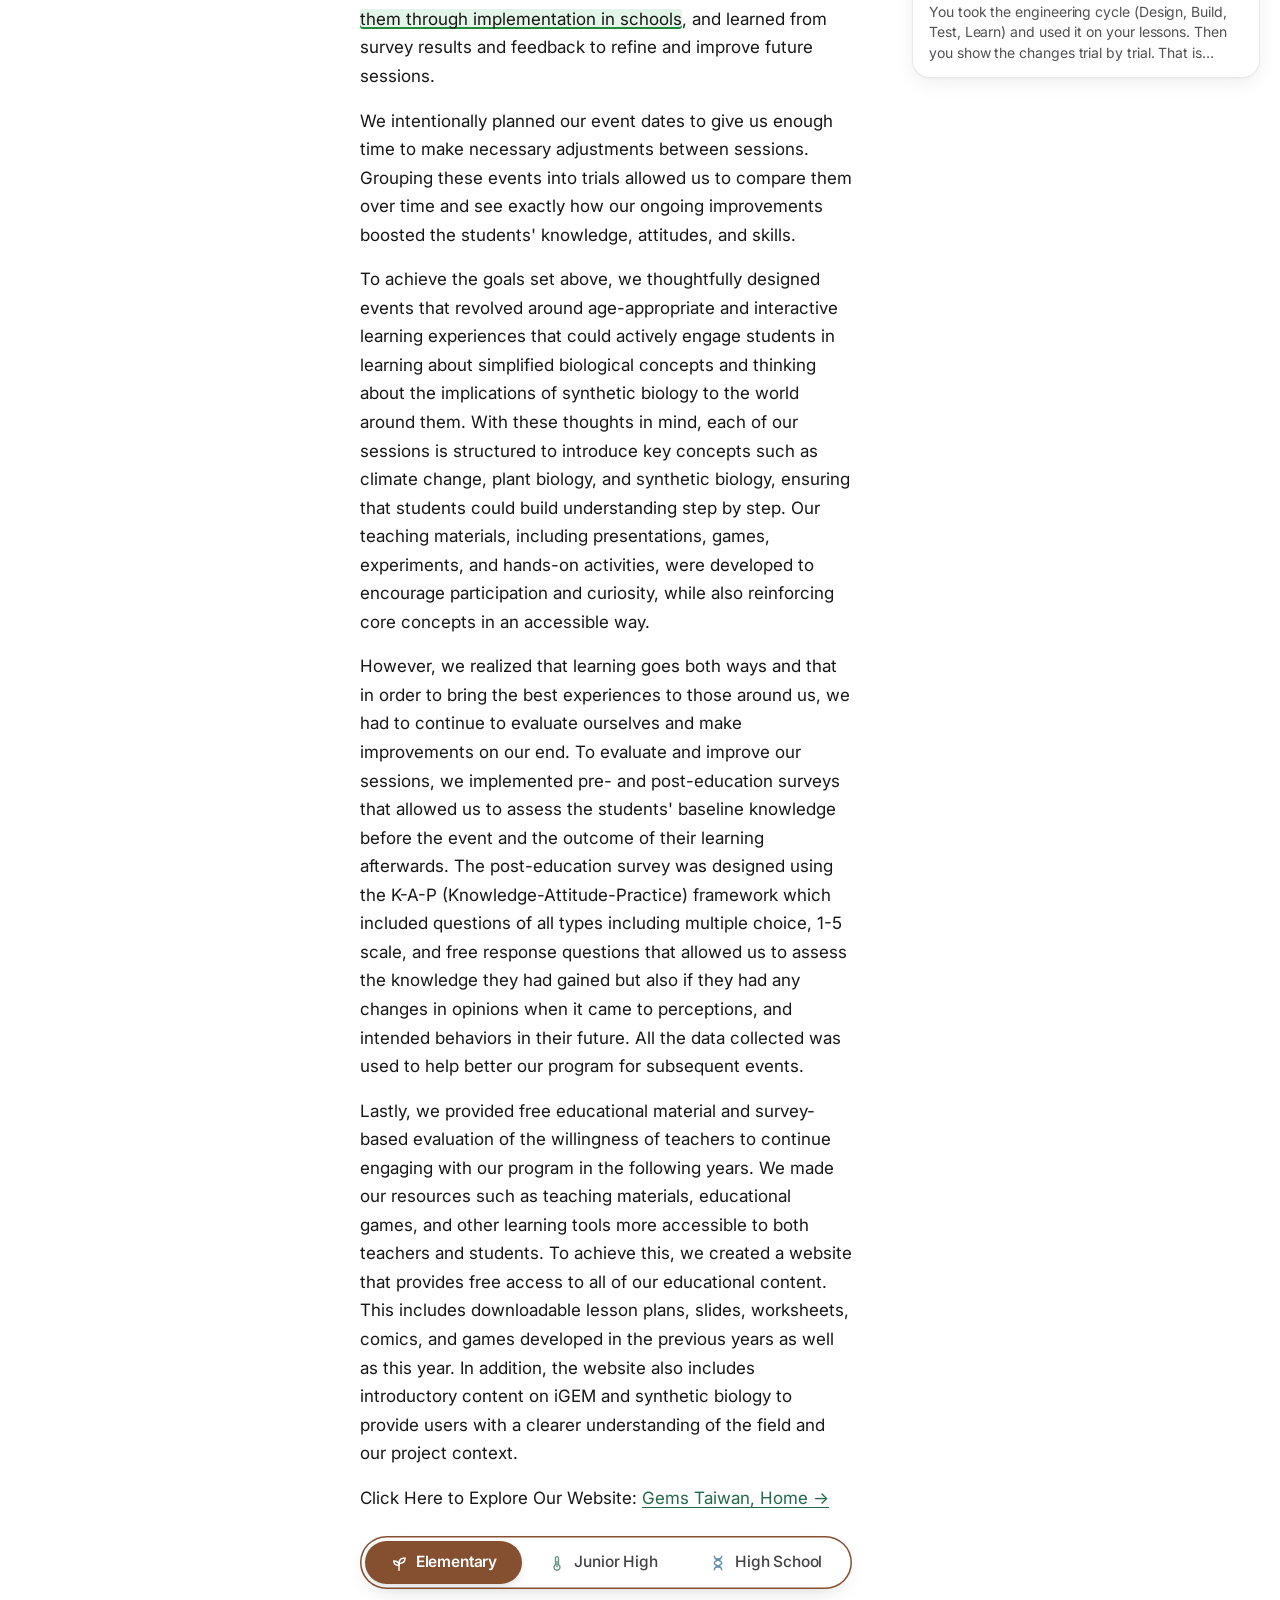
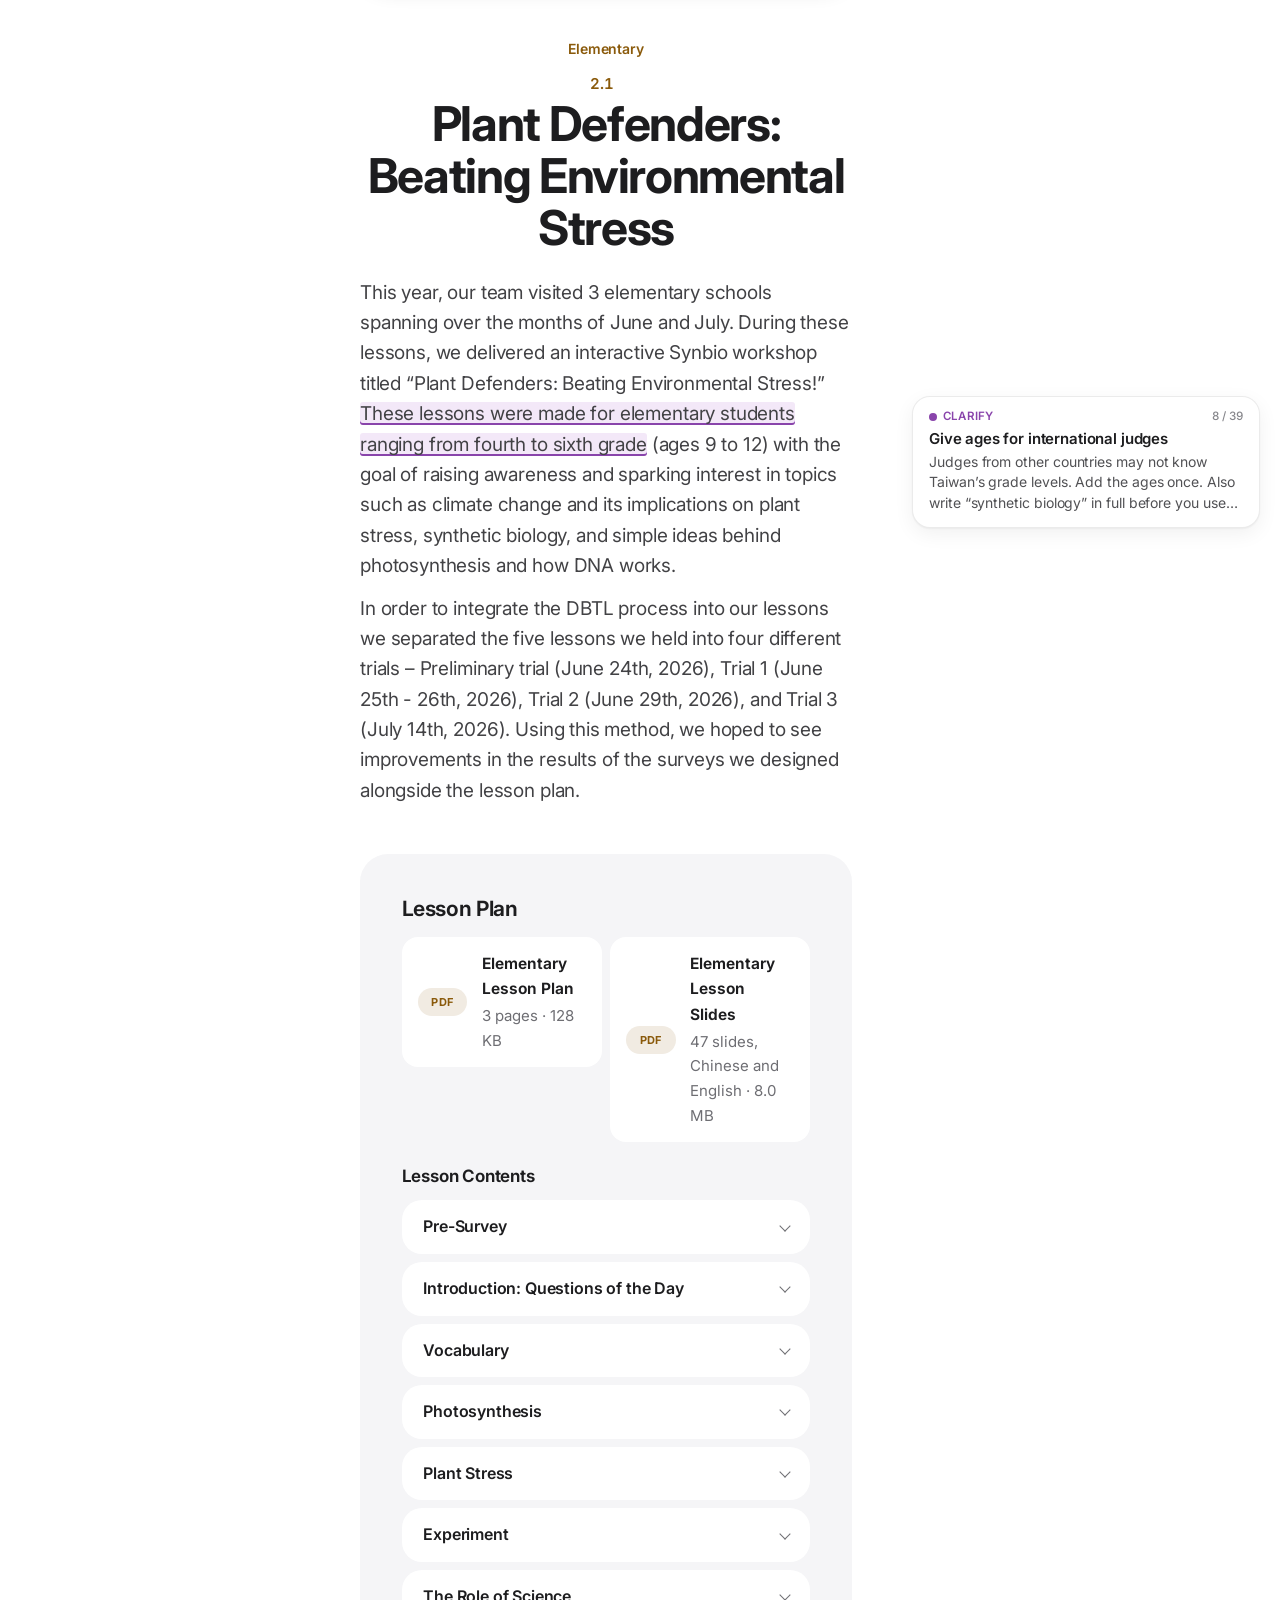
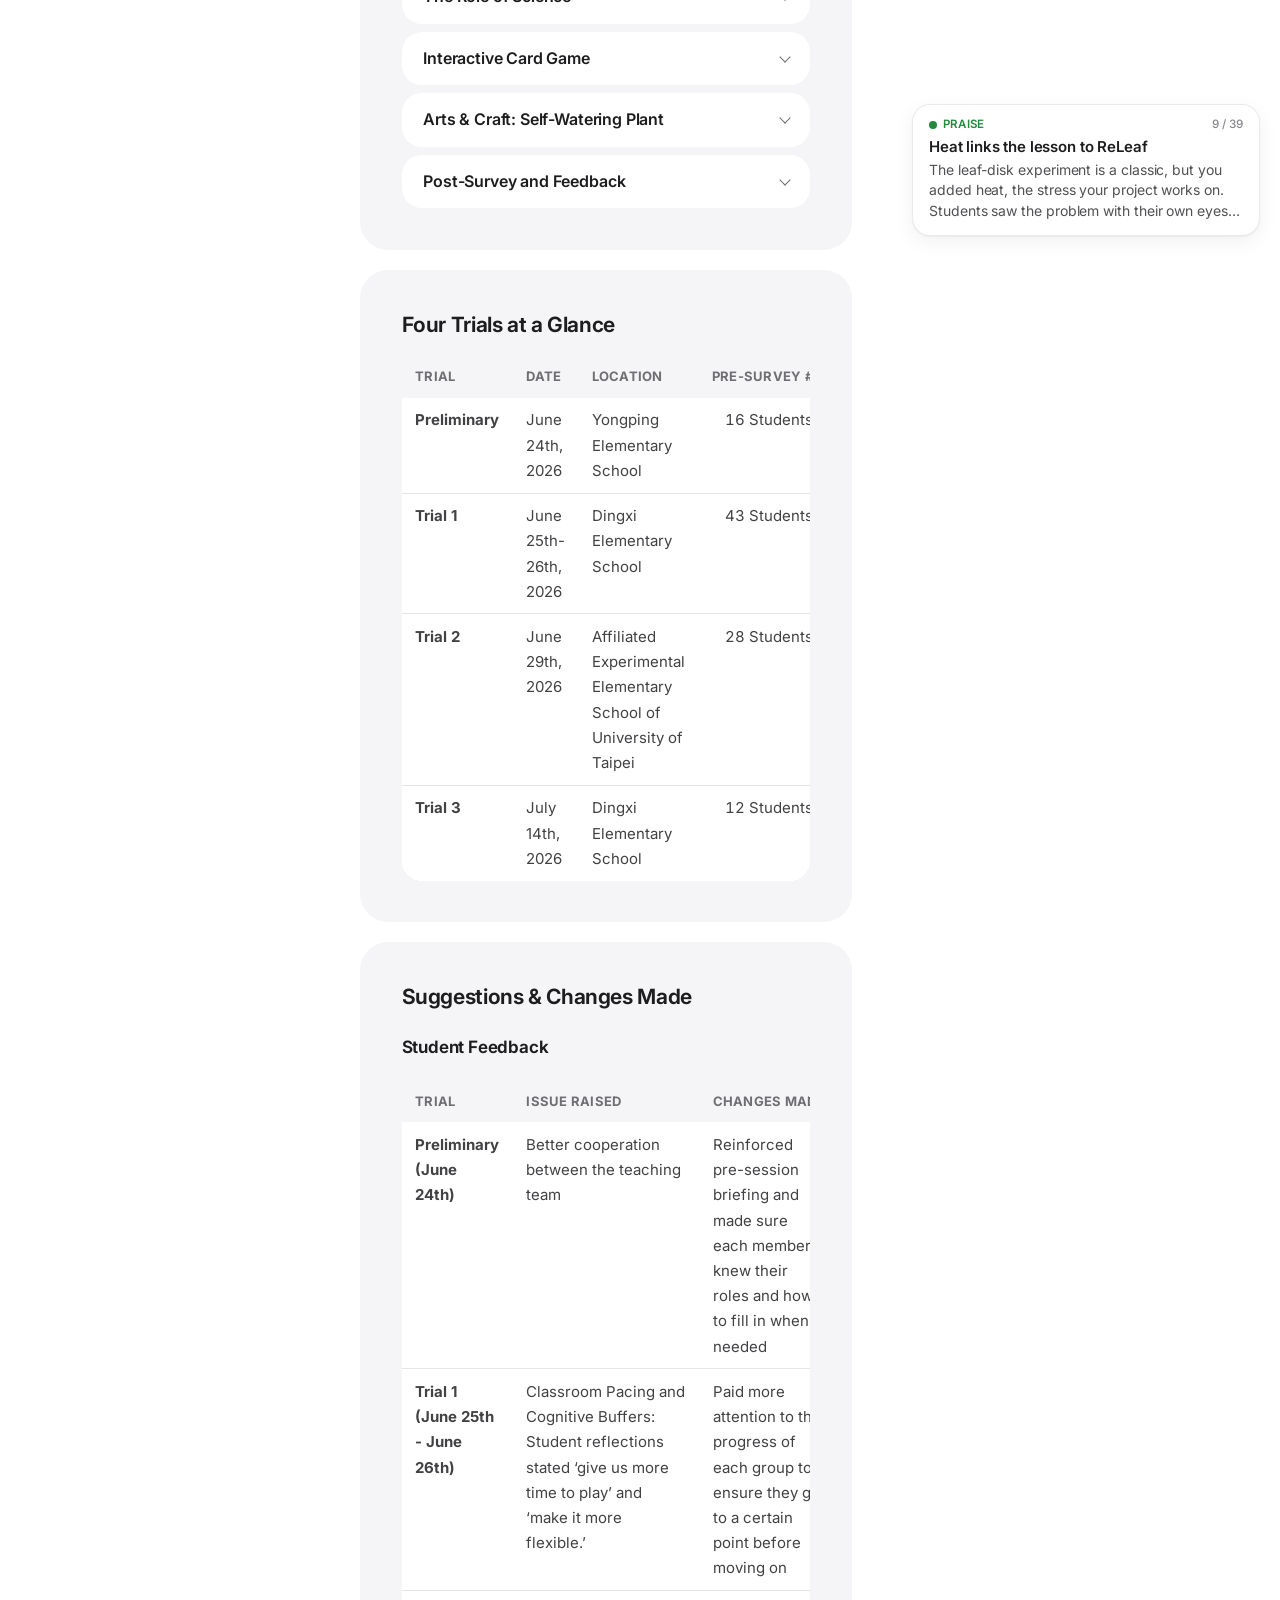
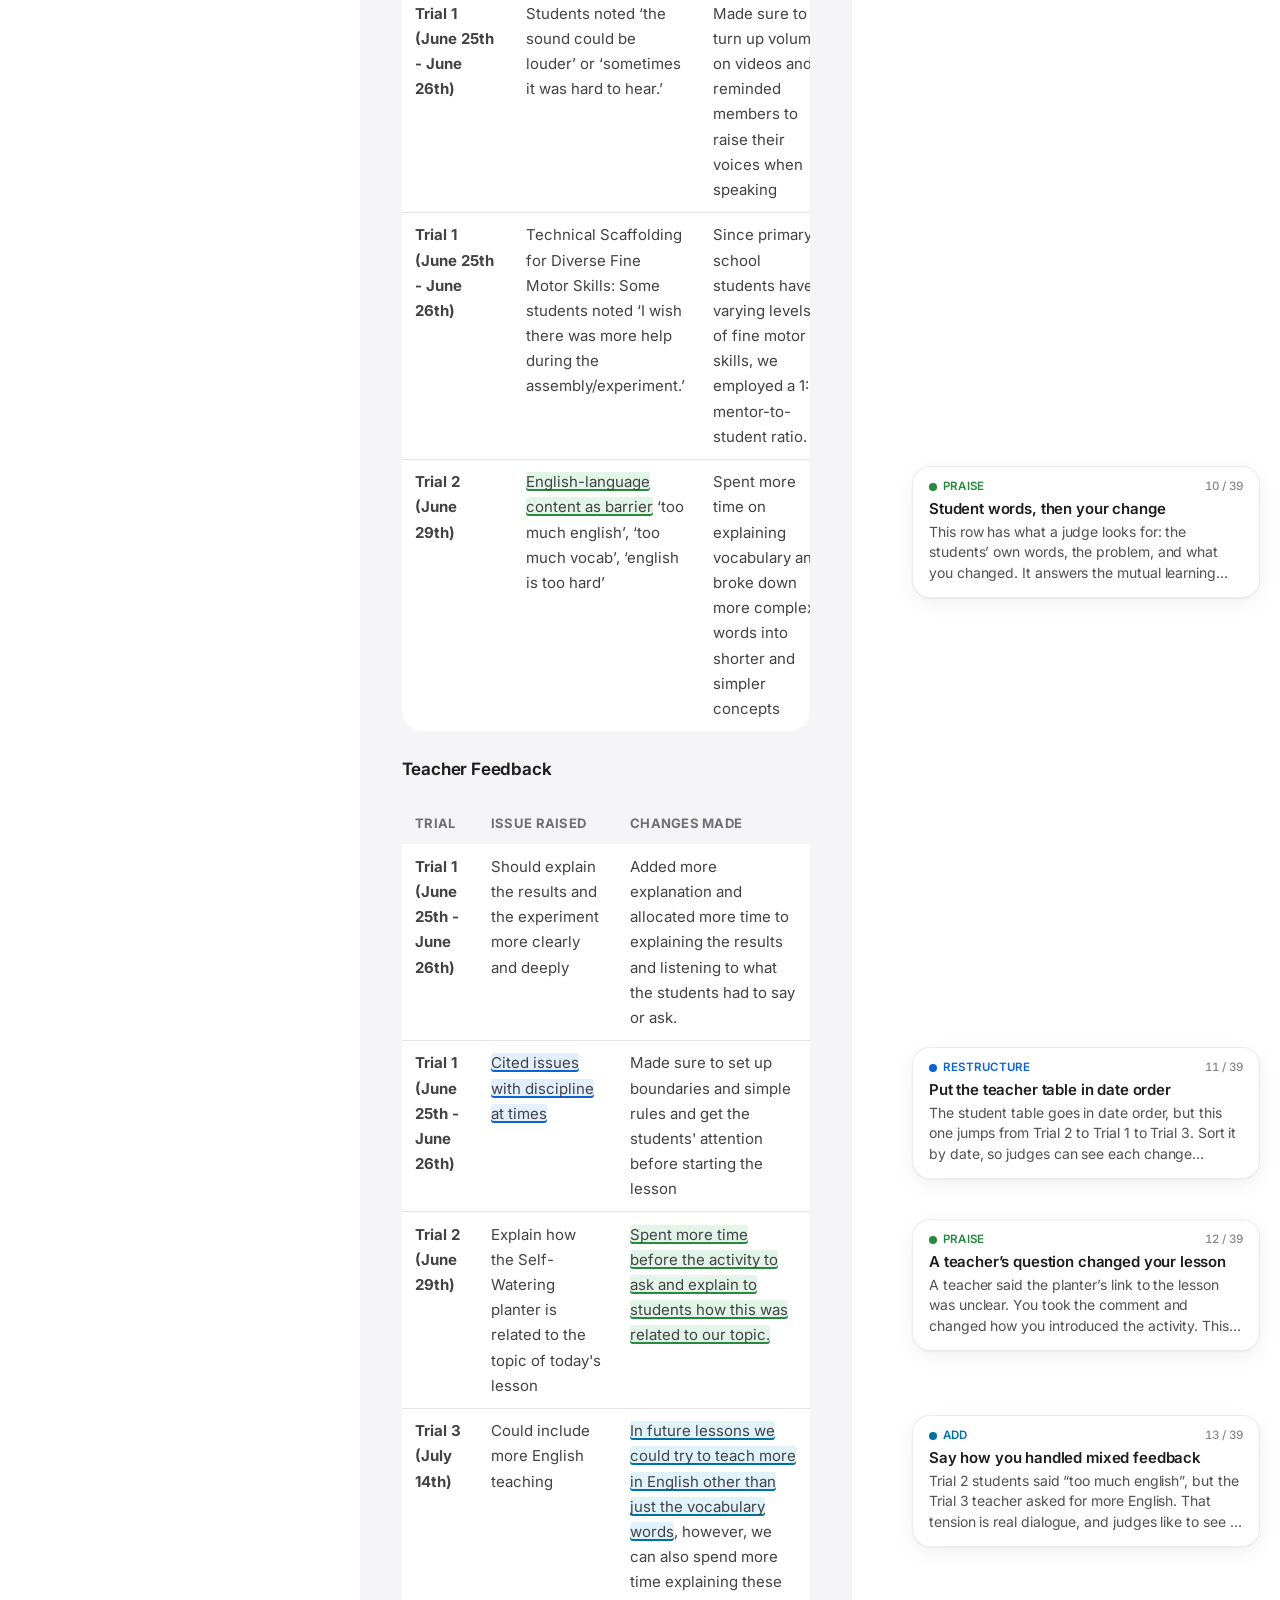
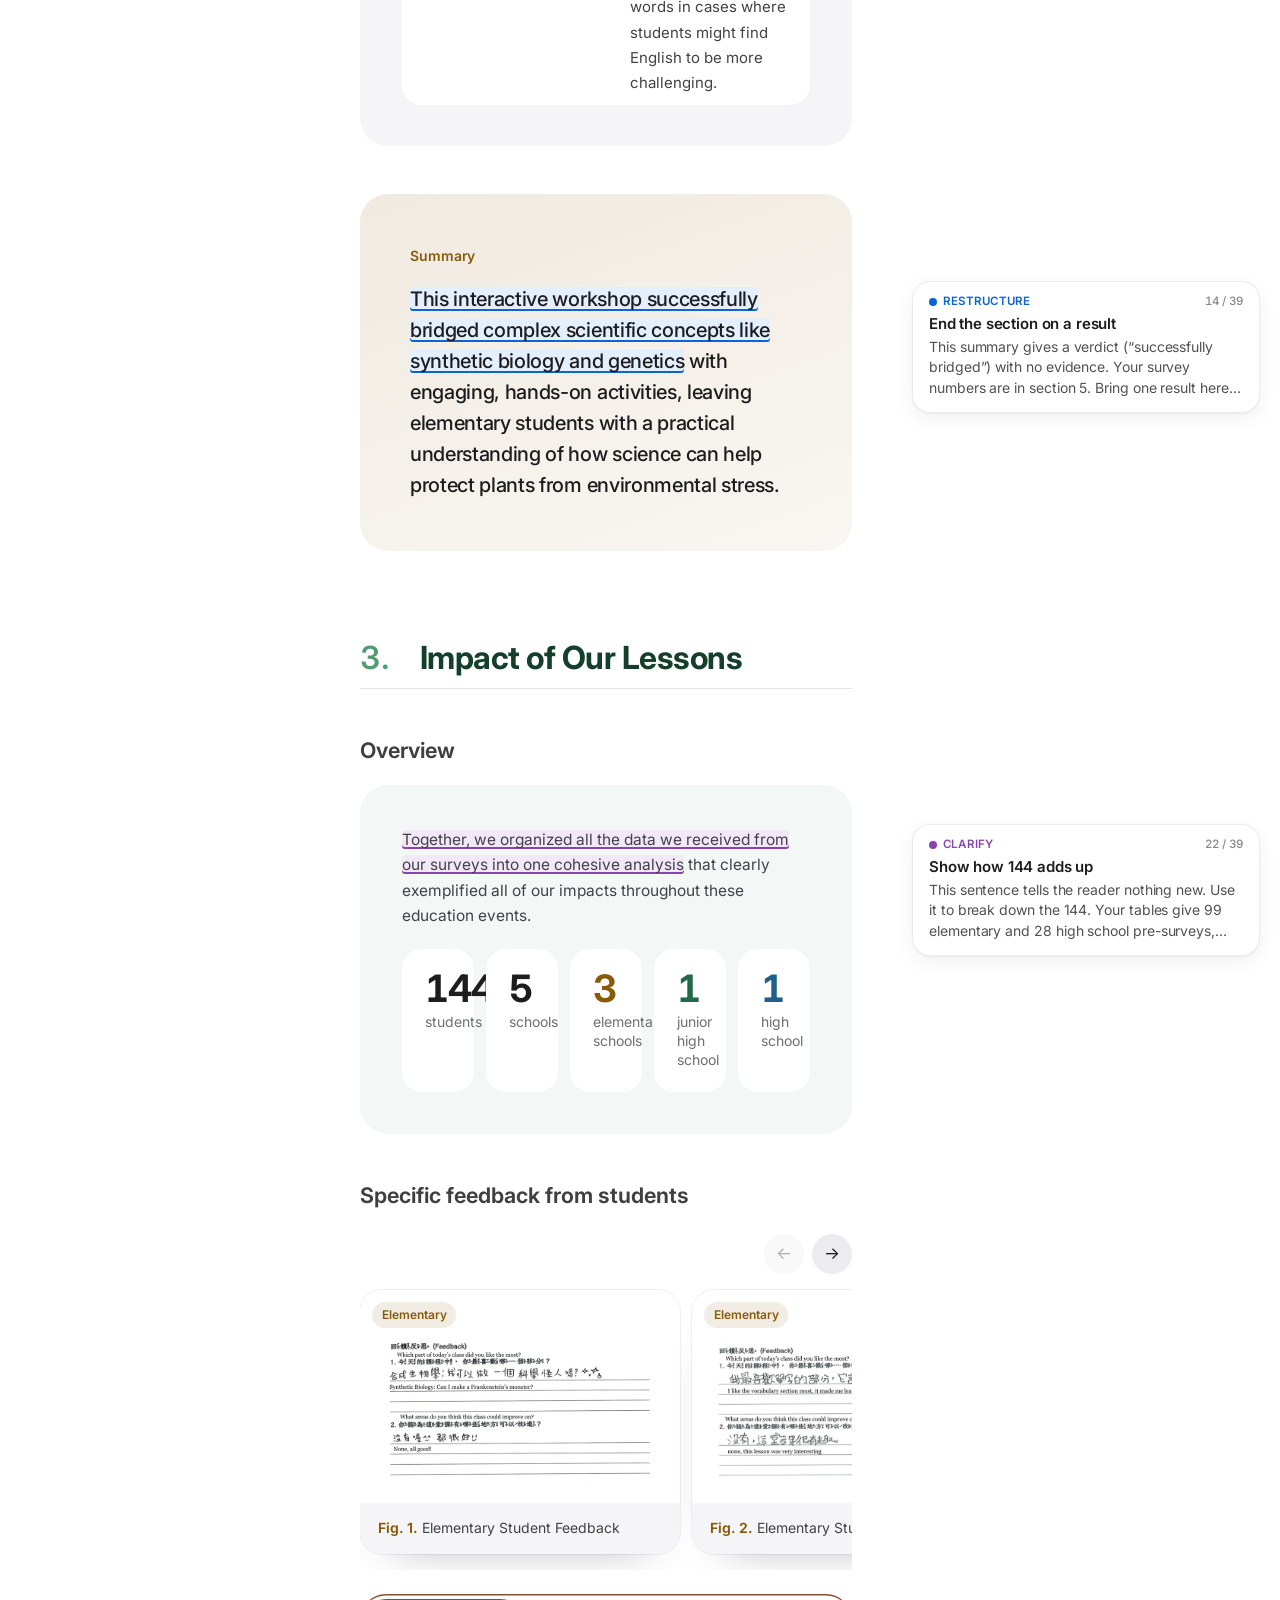
<file: docs/education/index.html>
<!DOCTYPE html>
<!-- SOURCE: students' "10:11 HP updates" delivery, 11 Oct 2026 (Education Wiki.docx + Pictures, Graphs, Impact page and Files folders). Student text only, verbatim; no AI-written text on this page. -->
<html lang="en">
<head>
  <meta charset="utf-8" />
  <meta name="viewport" content="width=device-width, initial-scale=1" />
  <title>Education | ReLEAF &middot; iGEM 2026</title>
  <meta name="description" content="144 students at five schools: how we prepared the lessons, what we taught at each level, what the surveys showed, and the lesson plans, slides and games anyone can reuse." />
  <link rel="icon" href="../assets/img/logo.png" />
  <link rel="stylesheet" href="../assets/css/tokens.css" />
  <link rel="stylesheet" href="../assets/css/nav.css" />
  <link rel="stylesheet" href="../assets/css/page.css" />
  <link rel="stylesheet" href="../assets/css/engage.css?v=1010seg" />
  <link rel="stylesheet" href="education.css?v=1011a" />
  <link rel="stylesheet" href="../assets/css/bannerhead.css?v=20261010b" />
  <link rel="stylesheet" href="../coach/coach.css?v=1013192532" />
</head>
<body class="engage">

  <div id="site-nav" data-base="../" data-tab="engagement" data-page="education"></div>
  <div class="sitenav-spacer"></div>

  <header class="bannerhead bannerhead--rest" data-tab="engagement">
    <h1 class="visually-hidden">Education</h1>
    <div class="bannerhead__art">
      <img src="../assets/img/headers/education.webp"
           srcset="../assets/img/headers/education-w1200.webp 1200w, ../assets/img/headers/education.webp 2253w"
           sizes="(max-width: 1280px) 100vw, 1280px"
           alt="Education. Four schoolchildren lean in over a desk together while a team member in a ReLEAF shirt watches from behind them in a classroom."
           width="2253" height="748" fetchpriority="high" />
    </div>
  </header>

  <section class="abstract abstract--sheet bannerhead" data-tab="engagement" aria-label="Summary">
    <div class="abstract__inner">
      <div class="abstract__story">
        <h2 class="abs-kicker">Abstract</h2>
        <p class="abstract__lead">Our education program focuses on helping students understand plant stress, climate change, sustainability, and synthetic biology through hands-on activities and interactive learning.</p>
        <p class="abstract__body">Rather than only talking about the advantages of synthetic biology, <strong>we included debates</strong> as part of the lesson itself. Across our four trials, we continuously adjusted and improved our workshop based on real-time feedback from students and teachers. DNA base-pairing remained the toughest concept to land. Teachers can easily integrate these materials into their existing curriculum <strong>without needing prior expertise in synthetic biology</strong>. All three teachers who took the survey indicated they would be willing to continue participating in or supporting the program in the future.</p>
      </div>
      <div class="abstract__outcomes">
        <h2 class="abs-kicker">Reach</h2>
        <ul class="abs-ledger">
          <li><a class="st-key" href="#education-website"><i></i><span class="abs-ledger__name">Education Website</span><span class="abs-st">Open access</span><span class="abs-ledger__text">download our lesson plans, slides and games for free</span></a></li>
          <li><a class="st-key" href="#impact-of-our-lessons"><i></i><span class="abs-ledger__name">Impact of Our Lessons</span><span class="abs-st">Taiwan</span><span class="abs-ledger__text">144 students; 5 schools</span></a></li>
          <li><a class="st-worked" href="#analysis-elementary"><i></i><span class="abs-ledger__name">Knowledge Growth</span><span class="abs-st">Measured</span><span class="abs-ledger__text">all questions scoring at least an 80% in accuracy</span></a></li>
          <li><a class="st-partial" href="#analysis-junior-high"><i></i><span class="abs-ledger__name">DNA base pairing</span><span class="abs-st">Partial</span><span class="abs-ledger__text">only 30% of students answering correctly</span></a></li>
          <li><a class="st-key" href="#tools-and-resources"><i></i><span class="abs-ledger__name">Tools/Resources</span><span class="abs-st">Reusable</span><span class="abs-ledger__text">freely accessible to educators, students</span></a></li>
        </ul>
      </div>
    </div>
  </section>

  <div class="pagewrap">
    <details class="toc" open>
      <summary>Contents</summary>
      <div class="toc__inner"><p class="toc__title">On this page</p></div>
    </details>

    <main class="pagebody">
      <!-- ============================================================ preparation -->
      <section class="sec" id="preparation">
        <h2>Preparation</h2>

        <h3 data-no-toc>Overview</h3>
        <p>To make synthetic biology and the iGEM competition accessible, engaging, and inclusive for everyone, we created a dedicated education website.</p>
        <p>Through this platform, we share our team's active journey, highlight our mission and vision, showcase our educational philosophy, and provide open-access tools for students and educators around the world.</p>

        <div class="blk">
          <h3 class="blk__h" data-no-toc>Mission &amp; Vision</h3>
          <div class="card__cols">
            <div><p>We believe education is an important part because it allows us to share our research and ideas and make complex ideas more accessible to students. In our lessons, we introduce synthetic biology in a simple way, even to students with no biology background. We also hope that through our education, students of different ages are able to ignite their interest in this area and inspire them to think critically about real-world problems.</p></div>
            <div><p>We aim to:</p>
        <ul class="findings">
          <li>Integrate STEM learning with schools in an interactive way</li>
          <li>Encourage interest in scientific research</li>
          <li>Help students think about how science impacts society</li>
        </ul></div>
          </div>
        </div>


      <!-- ============================================================ website -->
        <div class="subsec">
        <h3 id="education-website">Education Website</h3>

        <h4 class="subsec__h">Overview</h4>
        <p>In the process of developing our education lessons and events, we realized that it was important for people to have the ability to access our lessons and other resources in order to create a truly sustainable form of education. Driven by this thought, we decided to create a website of our own where students and teachers can download our lesson plans, slides and games for free. In total, we have uploaded three lesson plans, three slide decks, two card games, two online games and a plant stress simulator, free online. By transforming our materials into open-access tools, we aim to extend our reach beyond one-time workshops and empower communities to explore and teach about synthetic biology and our projects independently.</p>

        <h4 class="subsec__h">Development</h4>
        <p>In the process of developing this website, we wanted to focus on building an intuitive, user-friendly environment tailored to a diverse audience ranging from elementary students to high school educators.</p>
        <p>To bring the platform to life, we focused on three main goals:</p>
        <ul class="findings">
          <li><b>Trust &amp; Transparency:</b> Learning environment that provides clear information about who we are as an iGEM team, alongside age-appropriate, verified science content.</li>
          <li><b>Clarity:</b> Created clean, easy-to-use menus so users can explore without getting lost.</li>
          <li><b>Accessible Resources:</b> Direct download links for educators or students to access lesson plans, slides, and worksheets instantly.</li>
        </ul>

        <h4 class="subsec__h">Website Architecture &amp; Key Features</h4>
        <p>Together, we integrated all these ideas and our thought process into one integrated website that includes the following information/content:</p>

        <div class="blks blks--2 edu-arch">
          <div class="blk">
            <svg class="concl__ico" viewBox="0 0 24 24" fill="none" stroke="currentColor" stroke-width="1.7" stroke-linecap="round" stroke-linejoin="round" aria-hidden="true" focusable="false"><circle cx="9" cy="8" r="3"/><path d="M3.5 19a5.5 5.5 0 0 1 11 0"/><path d="M15.5 5.2a3 3 0 0 1 0 5.6M17 13.6a5.5 5.5 0 0 1 3.5 5.4"/></svg>
            <h4 class="blk__h">About Us</h4>
            <p>Clearly establishes who we are as an iGEM team, introducing our team members, our core mission, and our passion for synthetic biology. It gives students and teachers a transparent look at the people behind the project and why we care about accessible science education.</p>
          </div>
          <div class="blk">
            <svg class="concl__ico" viewBox="0 0 24 24" fill="none" stroke="currentColor" stroke-width="1.7" stroke-linecap="round" stroke-linejoin="round" aria-hidden="true" focusable="false"><path d="M4 5.5A1.5 1.5 0 0 1 5.5 4H10a2 2 0 0 1 2 2v14a2 2 0 0 0-2-2H4z"/><path d="M20 5.5A1.5 1.5 0 0 0 18.5 4H14a2 2 0 0 0-2 2v14a2 2 0 0 1 2-2h6z"/></svg>
            <h4 class="blk__h">Resources</h4>
            <p>Serves as a centralized library of free, downloadable lesson plans, slides, and hands-on activities tailored specifically for elementary, junior high, and high school levels. Teachers can easily integrate these materials into their existing curriculum without needing prior expertise in synthetic biology.</p>
          </div>
          <div class="blk">
            <svg class="concl__ico" viewBox="0 0 24 24" fill="none" stroke="currentColor" stroke-width="1.7" stroke-linecap="round" stroke-linejoin="round" aria-hidden="true" focusable="false"><path d="M12 4v16M7.5 20h9M5 7.5h14"/><path d="M5 7.5l-2.5 5.5a2.5 2.5 0 0 0 5 0z"/><path d="M19 7.5l-2.5 5.5a2.5 2.5 0 0 0 5 0z"/></svg>
            <h4 class="blk__h">Science &amp; Ethics</h4>
            <p>This page of our website helps our audience understand what synthetic biology really implies and a simplified version of what synthetic biology can look like in the real-world. We ensure students not only learn how synthetic biology works, but also learn to think critically about how it should be responsibly used in the real world.</p>
          </div>
          <div class="blk">
            <svg class="concl__ico" viewBox="0 0 24 24" fill="none" stroke="currentColor" stroke-width="1.7" stroke-linecap="round" stroke-linejoin="round" aria-hidden="true" focusable="false"><rect x="4" y="4" width="16" height="16" rx="2.5"/><path d="M8 8.5h8M8 12h8M8 15.5h5"/></svg>
            <h4 class="blk__h">Blogs &amp; News</h4>
            <p>This page provides constant updates on our educational journey, sharing project milestones, event highlights, and behind-the-scenes stories. It keeps our community updated on our progress while archiving the experiences we have received in our outreach events.</p>
          </div>
          <div class="blk">
            <svg class="concl__ico" viewBox="0 0 24 24" fill="none" stroke="currentColor" stroke-width="1.7" stroke-linecap="round" stroke-linejoin="round" aria-hidden="true" focusable="false"><path d="M12 20s-7-4.4-7-10a4 4 0 0 1 7-2.6A4 4 0 0 1 19 10c0 5.6-7 10-7 10z"/></svg>
            <h4 class="blk__h">Get Involved</h4>
            <p>Here, we invite teachers, students, and community members to connect with our team directly. Using this website, we received three sign-ups from teachers, however, we plan to further promote our website as a means of obtaining more sign-ups in the future. This section provides simple forms to request or sign up for interactive workshops, collaborate on educational initiatives, or share valuable feedback to help us refine our resources.</p>
          </div>
        </div>

        <p>Click Here to Explore Our Website: <a href="website/">Gems Taiwan, Home &rarr;</a></p>
        </div>

      <!-- ============================================================ designing -->
        <div class="subsec">
        <h3 id="designing-the-lesson">Designing The Lesson</h3>

        <h4 class="subsec__h">Overview</h4>
        <p>Designing an effective educational lesson requires moving from big ideas to a smooth, classroom-ready reality. Before stepping into a classroom, our team dedicated significant time to carefully planning, testing, and refining our educational content. We wanted to make sure our synthetic biology concepts were not only accurate and age-appropriate, but also engaging, safe, and easy for teachers. This phase outlines the process we used to transform complex scientific concepts into hands-on learning experiences for students across all age groups.</p>

        <h4 class="subsec__h">Design Process</h4>
        <p>The whole process of designing our lessons revolved around these main four steps, developing lesson plans with varying educational levels, trialing games and experiments we plan to carry out during our lessons/workshops, having a full run-through session of our lesson, and lastly communicating and reaching out to schools. Below are our proceedings in more detail:</p>

        <div class="folds edu-folds2">
          <details class="fold">
            <summary><span class="fold__t">1 &middot; Lesson Plan Development</span></summary>
            <div class="fold__body">
              <p>Before we started designing, we split the work so each team member focused on a single age group: elementary, junior high, or high school. This approach ensured every lesson plan received dedicated attention, allowing us to tailor the scientific depth, vocabulary, and teaching methods specifically to that age group&rsquo;s learning capabilities. Next, we brainstormed the type of activities and content best suited for each group. We focused on keeping core synthetic biology, plant biology, and sustainability concepts consistent and present throughout all age groups while introducing aspects of iGEM and the project we were working on. We then scaled the complexity and depth of these details depending on the target age group. Other than just including things we felt were important, we also took the time to verify whether the content we were planning to teach were already being taught in schools, ensuring our lessons didn't just repeat classroom material, but instead introduced fresh ideas to inspire students and spark their interest in new areas.</p>
            </div>
          </details>

          <details class="fold">
            <summary><span class="fold__t">2 &middot; Trialing</span></summary>
            <div class="fold__body">
              <p>Next, after our lesson plans underwent initial review, we put our ideas to the test by trialing the experiments, arts &amp; crafts, and games. We tested each activity firsthand to evaluate timing, gauge student engagement, and troubleshoot potential safety or technical issues. This hands-on trial phase allowed us to fine-tune every component, ensuring that the activities were both fun and seamlessly integrated into the lesson structure.</p>
            </div>
          </details>

          <details class="fold">
            <summary><span class="fold__t">3 &middot; Contacting Schools to collaborate with</span></summary>
            <div class="fold__body">
              <p>To share our curriculum, we compiled a target list of schools and reached out directly via email to gauge their interest. We also created an easy sign-up sheet using Google Forms, which we included on the &ldquo;Get Involved&rdquo; page of our website. This simplified process for interested educators and gave schools a quick, accessible way to partner with us for our workshops.</p>
            </div>
          </details>

          <details class="fold">
            <summary><span class="fold__t">4 &middot; Run-through Sessions</span></summary>
            <div class="fold__body">
              <p>Once school dates were confirmed, we assigned team members to each session. We then divided the slides and tasks so everyone could present topics they knew best. About a week before each event, we held full practice runs to simulate a real classroom setting and keep everyone on track. During these run-throughs, we also tested our games and experiments to fix any issues and ensure everything ran smoothly on the day of the event. Using these sessions helped us check whether the lesson plan contents and time allocation for each section was appropriate for the age group we were teaching.</p>
            </div>
          </details>
        </div>
        </div>
      </section>

      <!-- ============================================================ execution -->
      <section class="sec" id="execution">
        <h2>Execution</h2>

        <p>In the world we live in nowadays, synthetic biology and other related areas are often associated with negative perceptions due to misconceptions surrounding the topic. As a result heated debates surrounding genetic engineering and biotechnology erupted with some questioning the morals and safety of continuing this practice. Additionally, students have limited opportunities to learn about synthetic biology, climate change, and sustainability through engaging, age-appropriate educational experiences. After recognizing this gap, we sought to provide students of all ages and the public with educational experiences that foster and encourage informed discussions about synthetic biology and its real-world applications. Lastly, throughout our events, sustainability and the development of reusable educational materials have also been a central focus in both the planning and execution of our educational activities.</p>
        <p>This whole process was integrated using the DBTL (Design&ndash;Build/Prep&ndash;Test&ndash;Learn) where we designed the lessons and materials, built and prepared the educational activities, tested them through implementation in schools, and learned from survey results and feedback to refine and improve future sessions.</p>
        <p>We intentionally planned our event dates to give us enough time to make necessary adjustments between sessions. Grouping these events into trials allowed us to compare them over time and see exactly how our ongoing improvements boosted the students' knowledge, attitudes, and skills.</p>
        <p>To achieve the goals set above, we thoughtfully designed events that revolved around age-appropriate and interactive learning experiences that could actively engage students in learning about simplified biological concepts and thinking about the implications of synthetic biology to the world around them. With these thoughts in mind, each of our sessions is structured to introduce key concepts such as climate change, plant biology, and synthetic biology, ensuring that students could build understanding step by step. Our teaching materials, including presentations, games, experiments, and hands-on activities, were developed to encourage participation and curiosity, while also reinforcing core concepts in an accessible way.</p>
        <p>However, we realized that learning goes both ways and that in order to bring the best experiences to those around us, we had to continue to evaluate ourselves and make improvements on our end. To evaluate and improve our sessions, we implemented pre- and post-education surveys that allowed us to assess the students' baseline knowledge before the event and the outcome of their learning afterwards. The post-education survey was designed using the K-A-P (Knowledge-Attitude-Practice) framework which included questions of all types including multiple choice, 1-5 scale, and free response questions that allowed us to assess the knowledge they had gained but also if they had any changes in opinions when it came to perceptions, and intended behaviors in their future. All the data collected was used to help better our program for subsequent events.</p>
        <p>Lastly, we provided free educational material and survey-based evaluation of the willingness of teachers to continue engaging with our program in the following years. We made our resources such as teaching materials, educational games, and other learning tools more accessible to both teachers and students. To achieve this, we created a website that provides free access to all of our educational content. This includes downloadable lesson plans, slides, worksheets, comics, and games developed in the previous years as well as this year. In addition, the website also includes introductory content on iGEM and synthetic biology to provide users with a clearer understanding of the field and our project context.</p>
        <p>Click Here to Explore Our Website: <a href="website/">Gems Taiwan, Home &rarr;</a></p>

        <div class="rail rail--seg" data-rail data-rail-top>
<div class="seg"><div class="rail__strip seg__track" role="tablist" aria-label="Lessons by age group">
<button class="rail__btn seg__btn pl-3" role="tab" type="button" id="lt-elementary" aria-controls="lesson-elementary" aria-selected="true"><svg class="seg__ico" viewBox="0 0 24 24" fill="none" stroke="currentColor" stroke-width="1.8" stroke-linecap="round" stroke-linejoin="round" aria-hidden="true" focusable="false"><path d="M12 21v-8.5"/><path d="M12 12.5c0-4.2 2.9-6.8 7.5-6.8 0 4.4-2.9 6.8-7.5 6.8z"/><path d="M12 15c0-3.3-2.3-5.4-6.5-5.4 0 3.4 2.3 5.4 6.5 5.4z"/></svg>Elementary</button>
<button class="rail__btn seg__btn pl-2" role="tab" type="button" id="lt-junior-high" aria-controls="lesson-junior-high" aria-selected="false"><svg class="seg__ico" viewBox="0 0 24 24" fill="none" stroke="currentColor" stroke-width="1.8" stroke-linecap="round" stroke-linejoin="round" aria-hidden="true" focusable="false"><path d="M10 14.2V5.5a2 2 0 0 1 4 0v8.7a4 4 0 1 1-4 0z"/><path d="M12 10v7"/></svg>Junior High</button>
<button class="rail__btn seg__btn pl-5" role="tab" type="button" id="lt-high-school" aria-controls="lesson-high-school" aria-selected="false"><svg class="seg__ico" viewBox="0 0 24 24" fill="none" stroke="currentColor" stroke-width="1.8" stroke-linecap="round" stroke-linejoin="round" aria-hidden="true" focusable="false"><path d="M7 3c0 5 10 5 10 9s-10 4-10 9"/><path d="M17 3c0 5-10 5-10 9s10 4 10 9"/><path d="M8.5 6.5h7M8.5 17.5h7"/></svg>High School</button>
</div></div>

          <!-- ---------------------------------------------- elementary -->
          <div class="rail__panel chap pl-3" role="tabpanel" id="lesson-elementary" aria-labelledby="lt-elementary">
            <header class="chap__hero">
              <p class="chap__eyebrow">Elementary</p>
              <h3 class="chap__title" data-toc="Elementary">Plant Defenders: Beating Environmental Stress</h3>
              <div class="chap__intro">
            <p>This year, our team visited 3 elementary schools spanning over the months of June and July. During these lessons, we delivered an interactive Synbio workshop titled “Plant Defenders: Beating Environmental Stress!” These lessons were made for elementary students ranging from fourth to sixth grade (ages 9 to 12) with the goal of raising awareness and sparking interest in topics such as climate change and its implications on plant stress, synthetic biology, and simple ideas behind photosynthesis and how DNA works.</p>
            <p>In order to integrate the DBTL process into our lessons we separated the five lessons we held into four different trials – Preliminary trial (June 24th, 2026), Trial 1 (June 25th - 26th, 2026), Trial 2 (June 29th, 2026), and Trial 3 (July 14th, 2026). Using this method, we hoped to see improvements in the results of the surveys we designed alongside the lesson plan.</p>

              </div>
            </header>
            <article class="card edu-plan">
              <h4 class="card__name">Lesson Plan</h4>
            <ul class="dl">
              <li>
                <a href="https://2026.igem.wiki/gems-taiwan/education/materials/releaf-elementary-lesson-plan.pdf" download>
                  <span class="dl__kind">PDF</span>
                  <span><b class="dl__name">Elementary Lesson Plan</b>
                  <span class="dl__meta">3 pages &middot; 128 KB</span></span>
                </a>
              </li>
              <li>
                <a href="https://2026.igem.wiki/gems-taiwan/education/materials/releaf-elementary-lesson-slides.pdf" download>
                  <span class="dl__kind">PDF</span>
                  <span><b class="dl__name">Elementary Lesson Slides</b>
                  <span class="dl__meta">47 slides, Chinese and English &middot; 8.0 MB</span></span>
                </a>
              </li>
            </ul>

            <h5>Lesson Contents</h5>
            <div class="folds edu-folds1">
              <details class="fold">
                <summary><span class="fold__t">Pre-Survey</span></summary>
                <div class="fold__body">
                  <p>In order to assess the baseline knowledge students had towards the topic before the lesson and to compare these results to the Post-Survey results, we designed a simple survey hosted on Kahoot which consisted of seven multiple choice questions asking about simple concepts that will be taught in the lesson that day.</p>
                  <div class="edu-shots edu-shots--1">
                    <figure class="fig"><img src="../assets/img/education/elem-fig01-kahoot-presurvey.webp" srcset="../assets/img/education/elem-fig01-kahoot-presurvey-w800.webp 800w, ../assets/img/education/elem-fig01-kahoot-presurvey.webp 2400w" sizes="(max-width: 992px) 84vw, 430px" alt="A classroom of elementary students at laptops facing a projected Kahoot quiz, with team members standing at the front." loading="lazy" width="2400" height="1600" /><figcaption><b>Fig. 1.</b> Conducting Pre-Survey using a game of Kahoot</figcaption></figure>
                  </div>
                </div>
              </details>

              <details class="fold">
                <summary><span class="fold__t">Introduction: Questions of the Day</span></summary>
                <div class="fold__body">
                  <p>To start off our lesson we posed a few questions that asked students to discuss the implications of climate change and how that would impact plants and the way humans lived. After, we also introduced a few problems being caused by climate change and how that would impact the world around us. Through these questions, the students were able to familiarize themselves with the contents of the lesson as well as to prompt further reflection on related issues.</p>
                </div>
              </details>

              <details class="fold">
                <summary><span class="fold__t">Vocabulary</span></summary>
                <div class="fold__body">
                  <p>Next, we moved onto simple vocabulary, including words that were deeply related to today's ideas such as biotic, climate change, photosynthesis, genetics, etc. We utilized illustrated slideshows to introduce new vocabulary, encouraging students to infer word meanings through visual cues and prefix analysis, making students feel more engaged in our workshop.</p>
                  <div class="edu-shots edu-shots--2">
                    <figure class="fig"><img src="../assets/img/education/elem-fig02-vocabulary.webp" srcset="../assets/img/education/elem-fig02-vocabulary-w800.webp 800w, ../assets/img/education/elem-fig02-vocabulary.webp 1313w" sizes="(max-width: 992px) 42vw, 210px" alt="Team members presenting a Climate Change vocabulary slide to a class of elementary students." loading="lazy" width="1313" height="738" /><figcaption><b>Fig. 2.</b> Students learning Important Vocabulary</figcaption></figure>
                    <figure class="fig"><img src="../assets/img/education/elem-fig03-vocabulary.webp" srcset="../assets/img/education/elem-fig03-vocabulary-w800.webp 800w, ../assets/img/education/elem-fig03-vocabulary.webp 2400w" sizes="(max-width: 992px) 42vw, 210px" alt="A team member pointing at a projected Photosynthesis slide while seated elementary students watch." loading="lazy" width="2400" height="1800" /><figcaption><b>Fig. 3.</b> Students Learning Important Vocabulary</figcaption></figure>
                  </div>
                </div>
              </details>

              <details class="fold">
                <summary><span class="fold__t">Photosynthesis</span></summary>
                <div class="fold__body">
                  <p>After vocabulary, we moved onto learning about the process of photosynthesis and the materials involved in the reactants and products of the process. This concept was introduced through a simple yet captivating video as well as a summary of the process shown in the slideshow. By breaking down the complex system and process of photosynthesis into more accessible concepts, students were able to better grasp the main ideas.</p>
                  <div class="edu-shots edu-shots--1">
                    <figure class="fig"><img src="../assets/img/education/elem-fig04-photosynthesis.webp" srcset="../assets/img/education/elem-fig04-photosynthesis-w800.webp 800w, ../assets/img/education/elem-fig04-photosynthesis.webp 2400w" sizes="(max-width: 992px) 84vw, 430px" alt="Two team members beside a projected slide titled Photosynthesis in English and Chinese, in front of a seated class." loading="lazy" width="2400" height="1600" /><figcaption><b>Fig. 4.</b> Team Members Teaching Students About Photosynthesis</figcaption></figure>
                  </div>
                </div>
              </details>

              <details class="fold">
                <summary><span class="fold__t">Plant Stress</span></summary>
                <div class="fold__body">
                  <p>In the following section, we introduced the different types of stress that plants face in two categories: biotic and abiotic, defining biotic stress as damage caused by living organisms like pests and pathogens, and abiotic stress as harm resulting from non-living environmental factors like drought and extreme temperatures. We then analyzed the unique coping mechanisms and physiological changes plants undergo to survive these distinct pressures.</p>
                  <div class="edu-shots edu-shots--1">
                    <figure class="fig"><img src="../assets/img/education/elem-fig05-stress-types.webp" srcset="../assets/img/education/elem-fig05-stress-types-w800.webp 800w, ../assets/img/education/elem-fig05-stress-types.webp 2400w" sizes="(max-width: 992px) 84vw, 430px" alt="A team member gesturing at a projected slide titled Types of Stresses, showing a plant surrounded by stress icons." loading="lazy" width="2400" height="1600" /><figcaption><b>Fig. 5.</b> Members teaching about the different types of Stress</figcaption></figure>
                  </div>
                </div>
              </details>

              <details class="fold">
                <summary><span class="fold__t">Experiment</span></summary>
                <div class="fold__body">
                  <p>We then moved on to conducting a simple experiment that allowed students to really visualize what photosynthesis would look like in real time. The students were thrilled and in awe to watch tiny spinach leaf disks, initially sunk at the bottom of a beaker, slowly float to the surface as they generated oxygen under a light source. To connect back to the core idea of our project, we introduced heat as a variable in the experiment, this was done by replacing the room-temperature water with warmer water. As a result of this, the flotation process slowed down significantly or even stopped, showing the students that excessive heat can damage plant enzymes and hinder photosynthesis. Throughout the experiment, students were given worksheets that encouraged them to record experiment results as well as to discuss the results of the experiment with team members.</p>
                  <div class="edu-shots edu-shots--2">
                    <figure class="fig"><img src="../assets/img/education/elem-fig06-experiment-demo.webp" srcset="../assets/img/education/elem-fig06-experiment-demo-w800.webp 800w, ../assets/img/education/elem-fig06-experiment-demo.webp 1920w" sizes="(max-width: 992px) 42vw, 210px" alt="A ReLEAF team member demonstrating the spinach leaf-disk experiment to elementary students seated around a table." loading="lazy" width="1920" height="1080" /><figcaption><b>Fig. 6.</b> Team Members Demonstrating the Experiment</figcaption></figure>
                    <figure class="fig"><img src="../assets/img/education/elem-fig07-lab-report.webp" srcset="../assets/img/education/elem-fig07-lab-report-w800.webp 800w, ../assets/img/education/elem-fig07-lab-report.webp 2400w" sizes="(max-width: 992px) 42vw, 210px" alt="Students leaning over a wooden desk, writing on a worksheet beside a beaker under a small lamp." loading="lazy" width="2400" height="1600" /><figcaption><b>Fig. 7.</b> Students filling out a lab report after conducting the experiment</figcaption></figure>
                  </div>
                </div>
              </details>

              <details class="fold">
                <summary><span class="fold__t">The Role of Science</span></summary>
                <div class="fold__body">
                  <p>Later, we moved onto genetics introducing the concept of ATCG base pairing and how DNA passes down from one generation to the next. Students were chosen to come up to the front of the class to write down the correct sequence that corresponded to the example given to them. We then connect genetics to synthetic biology and its ability to help solve real-world problems such as the ones being discussed in the class.</p>
                  <div class="edu-shots edu-shots--2">
                    <figure class="fig"><img src="../assets/img/education/elem-fig08-role-of-science.webp" srcset="../assets/img/education/elem-fig08-role-of-science-w800.webp 800w, ../assets/img/education/elem-fig08-role-of-science.webp 1536w" sizes="(max-width: 992px) 42vw, 210px" alt="A class watching a slide titled What Is Synthetic Biology while a student writes a DNA sequence on the whiteboard." loading="lazy" width="1536" height="863" /><figcaption><b>Fig. 8.</b> Students learning about the role of science through DNA base pairing of ATCG</figcaption></figure>
                    <figure class="fig"><img src="../assets/img/education/elem-fig09-base-pair.webp" srcset="../assets/img/education/elem-fig09-base-pair-w800.webp 800w, ../assets/img/education/elem-fig09-base-pair.webp 1313w" sizes="(max-width: 992px) 42vw, 210px" alt="A young student writing a complementary DNA sequence under an example sequence on the whiteboard, next to a projected slide." loading="lazy" width="1313" height="738" /><figcaption><b>Fig. 9.</b> Student practice matching the correct base pair letter</figcaption></figure>
                  </div>
                </div>
              </details>

              <details class="fold">
                <summary><span class="fold__t">Interactive Card Game</span></summary>
                <div class="fold__body">
                  <p>To reinforce these concepts, we created an original card game based on DNA base pairing. Played similarly to 'Joker,' the game challenged students to pair the correct ATCG letters together, making the learning process highly interactive and solidifying their memory of how DNA bases pair up.</p>
                  <div class="edu-shots edu-shots--2">
                    <figure class="fig"><img src="../assets/img/education/elem-fig10-card-game.webp" srcset="../assets/img/education/elem-fig10-card-game-w800.webp 800w, ../assets/img/education/elem-fig10-card-game.webp 1920w" sizes="(max-width: 992px) 42vw, 210px" alt="Elementary students sitting around a table holding cards, playing the ATCG base-pairing card game while a team member watches." loading="lazy" width="1920" height="1080" /><figcaption><b>Fig. 10.</b> Students playing the ATCG Card Game</figcaption></figure>
                    <figure class="fig"><img src="../assets/img/education/elem-fig11-card-game.webp" srcset="../assets/img/education/elem-fig11-card-game-w800.webp 800w, ../assets/img/education/elem-fig11-card-game.webp 1920w" sizes="(max-width: 992px) 42vw, 210px" alt="Elementary students leaning over a lab bench, holding and matching ATCG cards." loading="lazy" width="1920" height="1080" /><figcaption><b>Fig. 11.</b> Students playing the ATCG Card Game</figcaption></figure>
                  </div>
                </div>
              </details>

              <details class="fold">
                <summary><span class="fold__t">Arts &amp; Craft: Self-Watering Plant</span></summary>
                <div class="fold__body">
                  <p>Near the end of the lesson, students participated in a hands-on arts and crafts activity, transforming recycled PET bottles into self-watering planters using a basic rope wick. This provided a perfect tangible analogy for our overall project on automated protectant release. It allowed students to visualize how a continuous, automated supply system can autonomously protect a plant from environmental pressures without needing constant manual intervention.</p>
                  <div class="edu-shots edu-shots--2">
                    <figure class="fig"><img src="../assets/img/education/elem-fig12-planter-making.webp" srcset="../assets/img/education/elem-fig12-planter-making-w800.webp 800w, ../assets/img/education/elem-fig12-planter-making.webp 1536w" sizes="(max-width: 992px) 42vw, 210px" alt="A student cutting and assembling a plastic bottle into a self-watering planter at a lab bench." loading="lazy" width="1536" height="863" /><figcaption><b>Fig. 12.</b> Students making their own DIY Self-Watering Plant</figcaption></figure>
                    <figure class="fig"><img src="../assets/img/education/elem-fig13-planters-done.webp" srcset="../assets/img/education/elem-fig13-planters-done-w800.webp 800w, ../assets/img/education/elem-fig13-planters-done.webp 1536w" sizes="(max-width: 992px) 42vw, 210px" alt="Four finished self-watering planters made from cut PET bottles, soil in the top half and water in the bottom." loading="lazy" width="1536" height="863" /><figcaption><b>Fig. 13.</b> Students completed self-watering plant DIY</figcaption></figure>
                  </div>
                </div>
              </details>

              <details class="fold">
                <summary><span class="fold__t">Post-Survey and Feedback</span></summary>
                <div class="fold__body">
                  <p>At the end of the lesson, we asked students to fill out a survey to assess the effectiveness and the impact of our workshop. The survey was designed following three main categories: K (knowledge), A (attitude), and P (practice), it also included free response questions where students were free to share things like their favorite part of the lesson as well as any concerns or feedback they have for our program.</p>
                </div>
              </details>
            </div>
            </article>
            <article class="card">
              <h4 class="card__name">Four Trials at a Glance</h4>
            <div class="tablewrap">
              <table class="data">
                <thead><tr><th>Trial</th><th>Date</th><th>Location</th><th>Pre-survey #</th><th>Post- survey #</th></tr></thead>
                <tbody>
                  <tr><td><b>Preliminary</b></td><td>June 24th, 2026</td><td>Yongping Elementary School</td><td class="num">16 Students</td><td class="num">12 Students</td></tr>
                  <tr><td><b>Trial 1</b></td><td>June 25th-26th, 2026</td><td>Dingxi Elementary School</td><td class="num">43 Students</td><td class="num">42 Students</td></tr>
                  <tr><td><b>Trial 2</b></td><td>June 29th, 2026</td><td>Affiliated Experimental Elementary School of University of Taipei</td><td class="num">28 Students</td><td class="num">22 Students</td></tr>
                  <tr><td><b>Trial 3</b></td><td>July 14th, 2026</td><td>Dingxi Elementary School</td><td class="num">12 Students</td><td class="num">12 Students</td></tr>
                </tbody>
              </table>
            </div>
            </article>
            <article class="card">
              <h4 class="card__name">Suggestions &amp; Changes Made</h4>
            <h5>Student Feedback</h5>
            <div class="tablewrap">
              <table class="data">
                <thead><tr><th>Trial</th><th>Issue Raised</th><th>Changes Made</th></tr></thead>
                <tbody>
                  <tr><td><b>Preliminary (June 24th)</b></td><td>Better cooperation between the teaching team</td><td>Reinforced pre-session briefing and made sure each member knew their roles and how to fill in when needed</td></tr>
                  <tr><td><b>Trial 1 (June 25th - June 26th)</b></td><td>Classroom Pacing and Cognitive Buffers: Student reflections stated ‘give us more time to play’ and ‘make it more flexible.’</td><td>Paid more attention to the progress of each group to ensure they got to a certain point before moving on</td></tr>
                  <tr><td><b>Trial 1 (June 25th - June 26th)</b></td><td>Students noted ‘the sound could be louder’ or ‘sometimes it was hard to hear.’</td><td>Made sure to turn up volume on videos and reminded members to raise their voices when speaking</td></tr>
                  <tr><td><b>Trial 1 (June 25th - June 26th)</b></td><td>Technical Scaffolding for Diverse Fine Motor Skills: Some students noted ‘I wish there was more help during the assembly/experiment.’</td><td>Since primary school students have varying levels of fine motor skills, we employed a 1:5 mentor-to-student ratio.</td></tr>
                  <tr><td><b>Trial 2 (June 29th)</b></td><td>English-language content as barrier ‘too much english’, ‘too much vocab’, ‘english is too hard’</td><td>Spent more time on explaining vocabulary and broke down more complex words into shorter and simpler concepts</td></tr>
                </tbody>
              </table>
            </div>

            <h5>Teacher Feedback</h5>
            <div class="tablewrap">
              <table class="data">
                <thead><tr><th>Trial</th><th>Issue Raised</th><th>Changes Made</th></tr></thead>
                <tbody>
                  <tr><td><b>Trial 1 (June 25th - June 26th)</b></td><td>Should explain the results and the experiment more clearly and deeply</td><td>Added more explanation and allocated more time to explaining the results and listening to what the students had to say or ask.</td></tr>
                  <tr><td><b>Trial 1 (June 25th - June 26th)</b></td><td>Cited issues with discipline at times</td><td>Made sure to set up boundaries and simple rules and get the students' attention before starting the lesson</td></tr>
                  <tr><td><b>Trial 2 (June 29th)</b></td><td>Explain how the Self-Watering planter is related to the topic of today's lesson</td><td>Spent more time before the activity to ask and explain to students how this was related to our topic.</td></tr>
                  <tr><td><b>Trial 3 (July 14th)</b></td><td>Could include more English teaching</td><td>In future lessons we could try to teach more in English other than just the vocabulary words, however, we can also spend more time explaining these words in cases where students might find English to be more challenging.</td></tr>
                </tbody>
              </table>
            </div>
            </article>
            <div class="chap__end">
              <p class="chap__eyebrow">Summary</p>
              <p>This interactive workshop successfully bridged complex scientific concepts like synthetic biology and genetics with engaging, hands-on activities, leaving elementary students with a practical understanding of how science can help protect plants from environmental stress.</p>
            </div>
          </div>

          <!-- ---------------------------------------------- junior high -->
          <div class="rail__panel chap pl-2" role="tabpanel" id="lesson-junior-high" aria-labelledby="lt-junior-high">
            <header class="chap__hero">
              <p class="chap__eyebrow">Junior High</p>
              <h3 class="chap__title" data-toc="Junior High">The Battle Against Climate</h3>
              <div class="chap__intro">
            <p>On September 2nd, we taught 13 students in grades 7 and 9 at <span lang="zh-Hant">芃博文理</span>. During our education event, we presented a Synbio workshop titled “The Battle Against Climate: Miniature Projects to Protect Plants”. The lessons were designed for students spanning across grades 7 to 9 covering experiments, debates, and even a card game. The goal of the education event was to tackle topics such as photosynthesis, climate change, and synthetic biology.</p>

              </div>
            </header>
            <article class="card edu-plan">
              <h4 class="card__name">Lesson Plan</h4>
            <ul class="dl">
              <li>
                <a href="https://2026.igem.wiki/gems-taiwan/education/materials/releaf-junior-high-lesson-plan.pdf" download>
                  <span class="dl__kind">PDF</span>
                  <span><b class="dl__name">Junior High School Lesson Plan</b>
                  <span class="dl__meta">5 pages, Chinese &middot; 278 KB</span></span>
                </a>
              </li>
              <li>
                <a href="https://2026.igem.wiki/gems-taiwan/education/materials/releaf-junior-high-lesson-slides.pdf" download>
                  <span class="dl__kind">PDF</span>
                  <span><b class="dl__name">Junior High School Lesson Slides</b>
                  <span class="dl__meta">73 slides, Chinese and English &middot; 8.4 MB</span></span>
                </a>
              </li>
            </ul>

            <h5>Lesson Contents</h5>
            <div class="folds">
              <details class="fold">
                <summary><span class="fold__t">Pre-education Survey</span></summary>
                <div class="fold__body">
                  <p>In order to assess the students’ baseline knowledge, we created a Kahoot with seven multiple choice questions based on the topic we would be teaching later. By assessing these results, we can compare them with the post-education result to see how much the students learned through our lesson.</p>
                </div>
              </details>

              <details class="fold">
                <summary><span class="fold__t">Introduction</span></summary>
                <div class="fold__body">
                  <p>To start off our lesson, we begin with introducing climate change and plant stresses. We begin by addressing the different types of stresses there are. For example, we mention high temperatures, droughts, flooding, and pests/diseases. As most students are familiar with the different types of plant stresses, we introduce the two terms biotic and abiotic. After, we introduce ways plants can defend against the varying stresses, for example, closing the stomata or producing stress-hormone responses.</p>
                  <div class="edu-shots edu-shots--1">
                    <figure class="fig"><img src="../assets/img/education/jh-fig01-introduction.webp" srcset="../assets/img/education/jh-fig01-introduction-w800.webp 800w, ../assets/img/education/jh-fig01-introduction.webp 1025w" sizes="(max-width: 992px) 84vw, 430px" alt="A team member presenting to a junior high class in front of a screen, with students seated at desks." loading="lazy" width="1025" height="683" /><figcaption><b>Fig. 1.</b> ReLEAF student introducing climate change and plant stresses</figcaption></figure>
                  </div>
                </div>
              </details>

              <details class="fold">
                <summary><span class="fold__t">Photosynthesis</span></summary>
                <div class="fold__body">
                  <p>We start off the section by introducing the chemical equation behind photosynthesis and its main idea. Following that, we ask a few questions regarding how stress affects leaves and whether or not photosynthesis actually occurs. We showed them an online game that allows students to apply different amounts of vital necessities plants need to clearly showcase the effect of each factor.</p>
                </div>
              </details>

              <details class="fold">
                <summary><span class="fold__t">Experiment</span></summary>
                <div class="fold__body">
                  <p>We then moved into a hands-on experiment designed to let students actually watch photosynthesis happen in real time. Using spinach leaf disks that initially sank to the bottom of a beaker, students observed with excitement as the disks slowly rose to the surface, propelled by the oxygen bubbles they produced under a light source. To tie the experiment back to our project's central theme, we introduced heat as a variable by swapping the room-temperature water for warmer water. This caused the flotation process to slow dramatically or stop altogether, giving students a clear, visual demonstration that excess heat damages plant enzymes and disrupts photosynthesis. Throughout the activity, students used worksheets to record their observations and discuss their findings with teammates.</p>
                  <div class="edu-shots edu-shots--2">
                    <figure class="fig"><img src="../assets/img/education/jh-fig02-experiment.webp" srcset="../assets/img/education/jh-fig02-experiment-w800.webp 800w, ../assets/img/education/jh-fig02-experiment.webp 1025w" sizes="(max-width: 992px) 42vw, 210px" alt="A team member leaning over junior high students at their desks during the leaf-disk experiment." loading="lazy" width="1025" height="683" /><figcaption><b>Fig. 2.</b> Students conducting experiment to investigate the bubbles produced because of photosynthesis</figcaption></figure>
                    <figure class="fig"><img src="../assets/img/education/jh-fig03-experiment.webp" alt="Junior high students at a table with beakers and worksheets during the leaf-disk experiment, a team member standing behind them." loading="lazy" width="512" height="683" /><figcaption><b>Fig. 3.</b> Students conducting experiment to investigate the bubbles produced because of photosynthesis</figcaption></figure>
                  </div>
                </div>
              </details>

              <details class="fold">
                <summary><span class="fold__t">Synthetic Biology</span></summary>
                <div class="fold__body">
                  <p>The next section we did was introduce synthetic biology and how synbio can help relieve plant stress. Because DNA was a fundamental basis of synthetic biology, the lesson plan incorporated basic definitions of the function of the DNA and its structure. To tie it back to our project, we mentioned real world applications of synthetic biology and briefly introduced our project as well.</p>
                </div>
              </details>

              <details class="fold">
                <summary><span class="fold__t">Card Game</span></summary>
                <div class="fold__body">
                  <p>To make the lesson more fun, we also created a card game that enables the students to really understand the effects of stress on plants. Each round begins by spinning the wheel to reveal a stress. All players then simultaneously check their hands, laying cards face-up if they hold a valid combo (a Sensor plus an Action card matching the revealed stress, with an optional Boost card). Players who form a valid combo are safe and discard those cards, while players who cannot may play a Functional card to steal or swap cards from a teammate who already succeeded. Anyone still without a valid combo after that receives one disaster token, and the next round begins.</p>
                </div>
              </details>

              <details class="fold">
                <summary><span class="fold__t">Debate</span></summary>
                <div class="fold__body">
                  <p>Lastly, to end our lesson, we asked the students to participate in a debate. Currently, using synthetic biology on plants is a major debate throughout society, so through this activity students get to understand why exactly synthetic biology is controversial. Students split into two teams, Supporting (in favor of synthetic biology) and Opposing (against it), and are given 8 minutes to prepare their arguments. Each team selects 3 speakers, who take turns presenting in order, discussing for 45 seconds as a team before each turn and then speaking individually for 2 minutes. The first speaker lays out their team's evidence and reasoning, the second rebuts the opposing team's first speaker using their own team's evidence and reasoning, and the third summarizes the round and explains why their side should be favored over the opponent's.</p>
                  <p>The opposing side argued that non-GMO crops are often used in organic farming, is widely accepted by farmers, and how non-GMO crops are beneficial for the environment. For those in favor argued that GMO crops can offer higher crop yields, has built-in pest resistance, better tolerance to stress, and can have nutritional benefits.</p>
                  <div class="edu-shots edu-shots--1">
                    <figure class="fig"><img src="../assets/img/education/jh-fig04-debate.webp" srcset="../assets/img/education/jh-fig04-debate-w800.webp 800w, ../assets/img/education/jh-fig04-debate.webp 1025w" sizes="(max-width: 992px) 84vw, 430px" alt="A ReLEAF team member leaning over a desk and pointing, talking with a group of junior high students." loading="lazy" width="1025" height="683" /><figcaption><b>Fig. 4.</b> Students brainstorming ideas for the debate.</figcaption></figure>
                  </div>
                </div>
              </details>

              <details class="fold">
                <summary><span class="fold__t">Post-education Survey</span></summary>
                <div class="fold__body">
                  <p>To wrap up the lesson, students completed a survey designed to gauge the workshop's effectiveness and overall impact. The survey was structured around three core categories, Knowledge (K), Attitude (A), and Practice (P), and also included open-ended questions, giving students the opportunity to share their favorite parts of the lesson along with any concerns or feedback for the program.</p>
                </div>
              </details>
            </div>
            </article>
            <article class="card">
              <h4 class="card__name">Suggestions &amp; Future Plans for Improvement</h4>
            <h5>Student Feedback</h5>
            <div class="tablewrap">
              <table class="data">
                <thead><tr><th>Issue Raised</th><th>Planned Changes</th></tr></thead>
                <tbody>
                  <tr><td><b>Lesson pacing:</b> Feedback indicated that lengthy instructional presentations were not as helpful as interactive sections.</td><td>Cut back on the introduction to DNA and spend only a maximum amount of 5 minutes on it.</td></tr>
                  <tr><td><b>Need for more interactive activities:</b> Students identified “playing games,” board games, and card activities as the highlight of the lessons.</td><td>Maintain the game-based learning components, while ensuring that each game directly reinforces the scientific concept being taught.</td></tr>
                  <tr><td><b>Difficulty understanding DNA base pairing:</b> Only 30% of students answered the DNA base-pairing question correctly after the lesson.</td><td>Introduce a color-coded DNA puzzle kit so students can physically match complementary bases and better visualize the concept.</td></tr>
                </tbody>
              </table>
            </div>
            </article>
            <div class="chap__end">
              <p class="chap__eyebrow">Summary</p>
              <p>Through our education program, we introduced junior high school students to plant stress, photosynthesis, climate change, and synthetic biology through a combination of interactive lessons, hands-on experiments, games, and debates. The spinach leaf-disk experiment provided students with a visual demonstration of how heat can affect photosynthesis, while the card game and debate encouraged them to apply synthetic biology concepts and consider different perspectives on its use in agriculture. Pre- and post-education surveys allowed us to evaluate changes in students’ knowledge, attitudes, and intended practices. Overall, the program successfully combined scientific learning with active participation, while student feedback highlighted the need to reduce lecture time, expand interactive activities, and provide additional visual support for difficult concepts such as DNA base pairing. These findings will guide us in improving future workshops and making our education program more engaging and accessible.</p>
            </div>
          </div>

          <!-- ---------------------------------------------- high school -->
          <div class="rail__panel chap pl-5" role="tabpanel" id="lesson-high-school" aria-labelledby="lt-high-school">
            <header class="chap__hero">
              <p class="chap__eyebrow">High School</p>
              <h3 class="chap__title" data-toc="High School">Decoding the Genetic Code</h3>
              <div class="chap__intro">
            <p>On the fourteenth of August, we taught 28 students in grades 10 at Fuxing High School. In the lesson, we conducted a Synbio workshop titled “Decoding the Genetic Code: From DNA to the Future of Food Security”. Our lessons were designed to engage students across tenth to twelfth grade through hands-on experiment, mutation game, and discussions on topics such as plasmolysis, DNA mutation, and abiotic and biotic stress. Specifically, we tailored the lesson slides and created a lesson plan for students to better understand the concept.</p>

              </div>
            </header>
            <article class="card edu-plan">
              <h4 class="card__name">Lesson Plan</h4>
            <ul class="dl">
              <li>
                <a href="https://2026.igem.wiki/gems-taiwan/education/materials/releaf-high-school-lesson-plan.pdf" download>
                  <span class="dl__kind">PDF</span>
                  <span><b class="dl__name">High School Lesson Plan</b>
                  <span class="dl__meta">2 pages &middot; 81 KB</span></span>
                </a>
              </li>
              <li>
                <a href="https://2026.igem.wiki/gems-taiwan/education/materials/releaf-high-school-lesson-slides-v2.pdf" download>
                  <span class="dl__kind">PDF</span>
                  <span><b class="dl__name">High School Lesson Slides</b>
                  <span class="dl__meta">47 slides, Chinese and English &middot; 8.0 MB</span></span>
                </a>
              </li>
            </ul>

            <h5>Lesson Contents</h5>
            <div class="folds">
              <details class="fold">
                <summary><span class="fold__t">Pre-education Survey</span></summary>
                <div class="fold__body">
                  <p>Before our lesson, we designed a short survey that includes six multiple-choice questions on Kahoot in order to assess the students’ baseline knowledge and provide them with a preview of the topics that would be covered in the lesson. The results were then compared with those of the post-survey to evaluate students’ improvement after the lesson.</p>
                  <div class="edu-shots edu-shots--1">
                    <figure class="fig"><img src="../assets/img/education/hs-fig01-kahoot-presurvey.webp" srcset="../assets/img/education/hs-fig01-kahoot-presurvey-w800.webp 800w, ../assets/img/education/hs-fig01-kahoot-presurvey.webp 1024w" sizes="(max-width: 992px) 84vw, 430px" alt="A team member beside a screen showing a Kahoot question, with high school students seated in front." loading="lazy" width="1024" height="768" /><figcaption><b>Fig. 1.</b> Students doing the Pre-Education Survey through Kahoot</figcaption></figure>
                  </div>
                </div>
              </details>

              <details class="fold">
                <summary><span class="fold__t">Introduction</span></summary>
                <div class="fold__body">
                  <p>To begin our lesson, we start off by introducing the students to the iGEM competition to provide them with a basic understanding of its purpose and the concepts behind synthetic biology. Afterward, we explained the concept of synthetic biology and introduced several of its real-world applications, such as engineering microorganisms to produce biofuels and creating biosensors that detect and remove environmental pollutants.</p>
                  <div class="edu-shots edu-shots--2">
                    <figure class="fig"><img src="../assets/img/education/hs-fig02-synbio-igem.webp" srcset="../assets/img/education/hs-fig02-synbio-igem-w800.webp 800w, ../assets/img/education/hs-fig02-synbio-igem.webp 1024w" sizes="(max-width: 992px) 42vw, 210px" alt="A team member standing beside a projected slide reading 01, Synbio and iGEM, in front of a seated class." loading="lazy" width="1024" height="768" /><figcaption><b>Fig. 2.</b> Member teaching about Synthetic Biology and iGEM</figcaption></figure>
                    <figure class="fig"><img src="../assets/img/education/hs-fig03-lesson-intro.webp" srcset="../assets/img/education/hs-fig03-lesson-intro-w800.webp 800w, ../assets/img/education/hs-fig03-lesson-intro.webp 1024w" sizes="(max-width: 992px) 42vw, 210px" alt="A team member beside the title slide of the lesson, Decoding the Genetic Code: From DNA to the Future of Food Security, in Chinese and English." loading="lazy" width="1024" height="768" /><figcaption><b>Fig. 3.</b> Introduction of The Lesson</figcaption></figure>
                  </div>
                </div>
              </details>

              <details class="fold">
                <summary><span class="fold__t">Plant Stress</span></summary>
                <div class="fold__body">
                  <p>Next, we started the section with a guiding question: “As the Earth gets warmer and drier, what will happen to the plants?”, which allowed students to establish a connection with the concepts that would be introduced in the following section. We then introduced different types of plant stress, including biotic stress caused by pests and pathogens and abiotic stress caused by factors such as salinity and drought, as well as how these stresses can affect our daily lives. To help students better understand the experiment that would be conducted later, we also explained the defense mechanisms of plants when facing environmental stress.</p>
                  <div class="edu-shots edu-shots--1">
                    <figure class="fig"><img src="../assets/img/education/hs-fig04-stress-types.webp" srcset="../assets/img/education/hs-fig04-stress-types-w800.webp 800w, ../assets/img/education/hs-fig04-stress-types.webp 2400w" sizes="(max-width: 992px) 84vw, 430px" alt="A team member teaching a high school class in front of a projected slide on abiotic and biotic stress." loading="lazy" width="2400" height="1350" /><figcaption><b>Fig. 4.</b> Students learning different types of abiotic and biotic stress</figcaption></figure>
                  </div>
                </div>
              </details>

              <details class="fold">
                <summary><span class="fold__t">Experiment: Plasmolysis</span></summary>
                <div class="fold__body">
                  <p>After explaining the effects of stress on plants, we then moved on to the experiment to provide students with a more concrete demonstration of how salinity stress can affect plant cells. In the experiment, the students observed the changes in the pigment within onion cells before and after applying salt solutions. To demonstrate the effects of different levels of salinity stress, we prepared 3 M and 6 M salt solutions for different groups of students. After applying the salt solutions for 15 minutes, the students compared the effects of the different salt concentrations and observed how the pigments within the cells changed in response to the salinity stress.</p>
                  <div class="edu-shots edu-shots--3">
                    <figure class="fig"><img src="../assets/img/education/hs-fig05-microscope.webp" srcset="../assets/img/education/hs-fig05-microscope-w800.webp 800w, ../assets/img/education/hs-fig05-microscope.webp 1920w" sizes="(max-width: 992px) 28vw, 138px" alt="A high school student looking through a microscope at onion cells during the plasmolysis experiment." loading="lazy" width="1920" height="1080" /><figcaption><b>Fig. 5.</b> Students observing the onion cell through the microscope</figcaption></figure>
                    <figure class="fig"><img src="../assets/img/education/hs-fig06-onion-peel.webp" srcset="../assets/img/education/hs-fig06-onion-peel-w800.webp 800w, ../assets/img/education/hs-fig06-onion-peel.webp 1920w" sizes="(max-width: 992px) 28vw, 138px" alt="High school students peeling a thin layer of onion epidermis for the plasmolysis experiment." loading="lazy" width="1920" height="1080" /><figcaption><b>Fig. 6.</b> Peeling off a thin layer of onion for the plasmolysis experiment</figcaption></figure>
                    <figure class="fig"><img src="../assets/img/education/hs-fig07-microscope.webp" srcset="../assets/img/education/hs-fig07-microscope-w800.webp 800w, ../assets/img/education/hs-fig07-microscope.webp 1920w" sizes="(max-width: 992px) 28vw, 138px" alt="High school students and team members at a bench with microscopes, observing prepared onion cell slides." loading="lazy" width="1920" height="1080" /><figcaption><b>Fig. 7.</b> Students observing the onion cell through the microscope</figcaption></figure>
                  </div>
                </div>
              </details>

              <details class="fold">
                <summary><span class="fold__t">Photosynthesis</span></summary>
                <div class="fold__body">
                  <p>While waiting for the onion to fully immerse in the salt solution, we prepared a short video that demonstrates and visualizes photosynthesis. In the video, we prepared two beakers that contained different temperatures of water: room-temperature water and warmer water, and they were placed under the light source. Each beaker contained small spinach leaf disks that initially sank to the bottom. After a certain period of time, the disks were propelled by the oxygen bubbles they produced and slowly rose to the surface. However, the disks in the warmer water didn’t rise as effectively as the disks in the room-temperature water. This experiment demonstrates how heat can damage plant enzymes and disrupt photosynthesis. After the experiment section, the video explained the mechanism of the experiment and asked several questions to help the students better understand the concepts.</p>
                </div>
              </details>

              <details class="fold">
                <summary><span class="fold__t">Synthetic Biology</span></summary>
                <div class="fold__body">
                  <p>After the video, we introduced the students to our team and our project, ReLEAF. In this section, we first discussed some of the challenges faced by farmers. We then explained how our stress-responsive bioreactor works, as well as the synthetic biology mechanisms we designed to activate the system and release plant protectants in response to environmental stress, helping to protect plants grown in both soil and hydroponic systems.</p>
                  <div class="edu-shots edu-shots--1">
                    <figure class="fig"><img src="../assets/img/education/hs-fig08-team-intro.webp" srcset="../assets/img/education/hs-fig08-team-intro-w800.webp 800w, ../assets/img/education/hs-fig08-team-intro.webp 1024w" sizes="(max-width: 992px) 84vw, 430px" alt="A team member at the front of the classroom beside a projected GEMS Taiwan team photograph." loading="lazy" width="1024" height="768" /><figcaption><b>Fig. 8.</b> Introducing GEMS-Taiwan as a Team</figcaption></figure>
                  </div>
                </div>
              </details>

              <details class="fold">
                <summary><span class="fold__t">DNA</span></summary>
                <div class="fold__body">
                  <p>After this section, we briefly reviewed several fundamental DNA concepts, including base-pairing rules, transcription, translation, and the role of amino acids in protein synthesis.</p>
                  <div class="edu-shots edu-shots--1">
                    <figure class="fig"><img src="../assets/img/education/hs-fig09-dna.webp" srcset="../assets/img/education/hs-fig09-dna-w800.webp 800w, ../assets/img/education/hs-fig09-dna.webp 1536w" sizes="(max-width: 992px) 84vw, 430px" alt="Team members teaching beside a projected slide titled DNA with a double-helix diagram, students seated at their desks." loading="lazy" width="1536" height="863" /><figcaption><b>Fig. 9.</b> Teaching about DNA</figcaption></figure>
                  </div>
                </div>
              </details>

              <details class="fold">
                <summary><span class="fold__t">DNA Mutation</span></summary>
                <div class="fold__body">
                  <p>To help students better understand the processes of transcription, translation, and mutation in a more engaging and interactive way, we organized a game in which students worked together to pass a genetic sequence down the line. Students were given one of three different roles: the Sighter, Messenger, and Builder. The Sighter transcribed a DNA sequence and passed the transcribed sequence to the next student. The Messenger passed down the sequence to the next person. The Builder translated the sequence received from the student behind them. After the Builder wrote down their answer, each group checked their answers with the answer key. Through this interactive game, students can picture how genetic information is transcribed and translated more easily and understand how changes or errors in the sequence can lead to mutations.</p>
                  <p>Lastly, we introduced the students to how engineered mutations can enhance plant protectant release in order to maximize extracellular protectant release while maintaining bacterial viability. In this section, we explained how different mutations target different components of the stress-responsive system to enhance protectant release through three distinct mechanisms: increase receptor sensitivity to the stress signal, engineer the export protein, and modify the protectant molecule for improved membrane permeability. We also explained the trade-offs that need to be considered to balance protectant release efficiency with bacterial viability, as overproduction may place additional stress on the bacteria and reduce their overall viability.</p>
                  <div class="edu-shots edu-shots--1">
                    <figure class="fig"><img src="../assets/img/education/hs-fig10-mutation-game.webp" srcset="../assets/img/education/hs-fig10-mutation-game-w800.webp 800w, ../assets/img/education/hs-fig10-mutation-game.webp 1920w" sizes="(max-width: 992px) 84vw, 430px" alt="High school students at their desks passing written sequences to each other during the mutation relay game." loading="lazy" width="1920" height="1080" /><figcaption><b>Fig. 10.</b> Students passing down the code in the mutation game</figcaption></figure>
                  </div>
                </div>
              </details>

              <details class="fold">
                <summary><span class="fold__t">Post-education Survey</span></summary>
                <div class="fold__body">
                  <p>To conclude the lesson, we designed a post-survey consisting of three core categories: Knowledge (K), Attitude (A), and Practice (P). The survey allowed us to evaluate the effectiveness of our educational lesson by assessing students’ knowledge, attitudes, and willingness to engage in relevant actions in the future. It also included three open-ended questions, which provided students with an opportunity to share their feedback, thoughts, and concerns regarding the lesson.</p>
                </div>
              </details>
            </div>
            </article>
            <article class="card">
              <h4 class="card__name">Suggestions &amp; Future Plans for Improvement</h4>
            <div class="tablewrap">
              <table class="data">
                <thead><tr><th>Issue Raised</th><th>Future Improvement</th></tr></thead>
                <tbody>
                  <tr><td>Several students expressed their curiosity about how DNA sequences can be modified.</td><td>Include a clearer explanation or visual example showing how DNA sequences can be modified.</td></tr>
                  <tr><td>Students indicated that they would like a more detailed explanation of how mutations occur.</td><td>Provide more detailed explanations and examples or videos of how different types of mutations occur.</td></tr>
                  <tr><td>Students suggested that the speakers’ voices could be louder, the font could be bigger, and there could be fewer words on the slides.</td><td>Improve voice projection, increase font size, and simplify slides by reducing unnecessary text.</td></tr>
                </tbody>
              </table>
            </div>
            <div class="edu-text"><p>We taught 28 students in a short time and tried to cover as much as possible. We did not check enough whether they could follow it all. The plasmolysis question had the highest post-survey score, which suggests the hands-on experiment helped. Beyond suggestions related to the lesson content, students also provided feedback on the presentation and delivery, such as “the speakers’ voices could be louder,” “the font could be bigger,” and “there could be fewer words on the slides.” As we were teaching a class of 28 students within a limited timeframe, we attempted to incorporate and deliver as much knowledge as possible. However, in doing so, we did not sufficiently consider whether the students could effectively absorb and follow all of the information presented. Looking at the results from the Knowledge section of the survey, the plasmolysis question had the highest percentage of correct responses in the post-survey. This suggests that the interactive, hands-on learning experience may have contributed to students’ understanding of the concept.</p></div>
            </article>
            <div class="chap__end">
              <p class="chap__eyebrow">Summary</p>
              <p>Overall, the responses and feedback suggest that the hands-on plasmolysis experiment and interactive games contributed to higher student engagement and stronger knowledge outcomes compared with the more traditional lecture-based components of the lesson. Based on this observation, we recognized the importance of incorporating more interactive elements throughout the lesson to further enhance student engagement and understanding.</p>
            </div>
          </div>
        </div>
      </section>

      <!-- ============================================================ impact -->
      <section class="sec" id="impact-of-our-lessons">
        <h2>Impact of Our Lessons</h2>

        <h3 data-no-toc>Overview</h3>
        <div class="blk edu-reach">
          <p>Together, we organized all the data we received from our surveys into one cohesive analysis that clearly exemplified all of our impacts throughout these education events.</p>
          <div class="voices voices--5">
            <div class="voice"><b class="voice__big">144</b><span class="voice__lbl">students</span></div>
            <div class="voice"><b class="voice__big">5</b><span class="voice__lbl">schools</span></div>
            <div class="voice pl-3"><b class="voice__big">3</b><span class="voice__lbl">elementary schools</span></div>
            <div class="voice pl-2"><b class="voice__big">1</b><span class="voice__lbl">junior high school</span></div>
            <div class="voice pl-5"><b class="voice__big">1</b><span class="voice__lbl">high school</span></div>
          </div>
        </div>

        <h3 data-no-toc>Specific feedback from students</h3>
        <div class="fbslider" aria-label="Student feedback forms">
          <div class="fbslider__bar">
            <div class="fbslider__btns">
              <button type="button" class="fbslider__btn" data-dir="prev" aria-label="Previous feedback">&larr;</button>
              <button type="button" class="fbslider__btn" data-dir="next" aria-label="Next feedback">&rarr;</button>
            </div>
          </div>
          <ul class="fbtrack">
            <li><figure class="fbcard pl-3">
              <span class="fbcard__lvl">Elementary</span>
              <div class="fbcard__img" data-zoom><img src="../assets/img/education/fb-fig01-student-feedback.webp" srcset="../assets/img/education/fb-fig01-student-feedback-w800.webp 800w, ../assets/img/education/fb-fig01-student-feedback.webp 1920w" sizes="(max-width: 480px) 80vw, 320px" alt="An elementary student’s handwritten feedback form in Chinese, with an English translation typed under each answer." loading="lazy" width="1920" height="1080" /></div>
              <figcaption><b>Fig. 1.</b> Elementary Student Feedback</figcaption>
            </figure></li>
            <li><figure class="fbcard pl-3">
              <span class="fbcard__lvl">Elementary</span>
              <div class="fbcard__img" data-zoom><img src="../assets/img/education/fb-fig02-student-feedback.webp" srcset="../assets/img/education/fb-fig02-student-feedback-w800.webp 800w, ../assets/img/education/fb-fig02-student-feedback.webp 1920w" sizes="(max-width: 480px) 80vw, 320px" alt="An elementary student’s handwritten feedback form in Chinese, with an English translation typed under each answer." loading="lazy" width="1920" height="1080" /></div>
              <figcaption><b>Fig. 2.</b> Elementary Student Feedback</figcaption>
            </figure></li>
            <li><figure class="fbcard pl-3">
              <span class="fbcard__lvl">Elementary</span>
              <div class="fbcard__img" data-zoom><img src="../assets/img/education/fb-fig03-student-feedback.webp" srcset="../assets/img/education/fb-fig03-student-feedback-w800.webp 800w, ../assets/img/education/fb-fig03-student-feedback.webp 1920w" sizes="(max-width: 480px) 80vw, 320px" alt="An elementary student’s handwritten feedback form in Chinese, with an English translation typed under each answer." loading="lazy" width="1920" height="1080" /></div>
              <figcaption><b>Fig. 3.</b> Elementary Student Feedback</figcaption>
            </figure></li>
            <li><figure class="fbcard pl-2">
              <span class="fbcard__lvl">Junior High</span>
              <div class="fbcard__img" data-zoom><img src="../assets/img/education/fb-fig04-student-feedback.webp" srcset="../assets/img/education/fb-fig04-student-feedback-w800.webp 800w, ../assets/img/education/fb-fig04-student-feedback.webp 1920w" sizes="(max-width: 480px) 80vw, 320px" alt="A junior high student’s handwritten answer in Chinese to the question on what could be improved, with an English translation typed under it." loading="lazy" width="1920" height="1080" /></div>
              <figcaption><b>Fig. 4.</b> Junior High Student Feedback</figcaption>
            </figure></li>
            <li><figure class="fbcard pl-2">
              <span class="fbcard__lvl">Junior High</span>
              <div class="fbcard__img" data-zoom><img src="../assets/img/education/fb-fig05-student-feedback.webp" srcset="../assets/img/education/fb-fig05-student-feedback-w800.webp 800w, ../assets/img/education/fb-fig05-student-feedback.webp 1920w" sizes="(max-width: 480px) 80vw, 320px" alt="A junior high student’s handwritten answer, in Chinese with the word good in English, to the question on what could be improved, with an English translation typed under it." loading="lazy" width="1920" height="1080" /></div>
              <figcaption><b>Fig. 5.</b> Junior High Student Feedback</figcaption>
            </figure></li>
            <li><figure class="fbcard pl-2">
              <span class="fbcard__lvl">Junior High</span>
              <div class="fbcard__img" data-zoom><img src="../assets/img/education/fb-fig06-student-feedback.webp" srcset="../assets/img/education/fb-fig06-student-feedback-w800.webp 800w, ../assets/img/education/fb-fig06-student-feedback.webp 1920w" sizes="(max-width: 480px) 80vw, 320px" alt="A junior high student’s handwritten answer in Chinese to the question on what could be improved, with an English translation typed under it." loading="lazy" width="1920" height="1080" /></div>
              <figcaption><b>Fig. 6.</b> Junior High Student Feedback</figcaption>
            </figure></li>
            <li><figure class="fbcard pl-5">
              <span class="fbcard__lvl">High School</span>
              <div class="fbcard__img" data-zoom><img src="../assets/img/education/fb-fig07-student-feedback.webp" srcset="../assets/img/education/fb-fig07-student-feedback-w800.webp 800w, ../assets/img/education/fb-fig07-student-feedback.webp 1920w" sizes="(max-width: 480px) 80vw, 320px" alt="A high school student’s handwritten feedback form in English." loading="lazy" width="1920" height="1080" /></div>
              <figcaption><b>Fig. 7.</b> High School Student Feedback</figcaption>
            </figure></li>
            <li><figure class="fbcard pl-5">
              <span class="fbcard__lvl">High School</span>
              <div class="fbcard__img" data-zoom><img src="../assets/img/education/fb-fig08-student-feedback.webp" srcset="../assets/img/education/fb-fig08-student-feedback-w800.webp 800w, ../assets/img/education/fb-fig08-student-feedback.webp 1920w" sizes="(max-width: 480px) 80vw, 320px" alt="A high school student’s handwritten feedback form in English." loading="lazy" width="1920" height="1080" /></div>
              <figcaption><b>Fig. 8.</b> High School Student Feedback</figcaption>
            </figure></li>
            <li><figure class="fbcard pl-5">
              <span class="fbcard__lvl">High School</span>
              <div class="fbcard__img" data-zoom><img src="../assets/img/education/fb-fig09-student-feedback.webp" srcset="../assets/img/education/fb-fig09-student-feedback-w800.webp 800w, ../assets/img/education/fb-fig09-student-feedback.webp 1920w" sizes="(max-width: 480px) 80vw, 320px" alt="A high school student’s handwritten feedback form in English." loading="lazy" width="1920" height="1080" /></div>
              <figcaption><b>Fig. 9.</b> High School Student Feedback</figcaption>
            </figure></li>
          </ul>
        </div>

        <div class="rail rail--seg" data-rail data-rail-top>
<div class="seg"><div class="rail__strip seg__track" role="tablist" aria-label="Survey analysis by age group">
<button class="rail__btn seg__btn pl-3" role="tab" type="button" id="at-elementary" aria-controls="analysis-elementary" aria-selected="true"><svg class="seg__ico" viewBox="0 0 24 24" fill="none" stroke="currentColor" stroke-width="1.8" stroke-linecap="round" stroke-linejoin="round" aria-hidden="true" focusable="false"><path d="M12 21v-8.5"/><path d="M12 12.5c0-4.2 2.9-6.8 7.5-6.8 0 4.4-2.9 6.8-7.5 6.8z"/><path d="M12 15c0-3.3-2.3-5.4-6.5-5.4 0 3.4 2.3 5.4 6.5 5.4z"/></svg>Elementary</button>
<button class="rail__btn seg__btn pl-2" role="tab" type="button" id="at-junior-high" aria-controls="analysis-junior-high" aria-selected="false"><svg class="seg__ico" viewBox="0 0 24 24" fill="none" stroke="currentColor" stroke-width="1.8" stroke-linecap="round" stroke-linejoin="round" aria-hidden="true" focusable="false"><path d="M10 14.2V5.5a2 2 0 0 1 4 0v8.7a4 4 0 1 1-4 0z"/><path d="M12 10v7"/></svg>Junior High</button>
<button class="rail__btn seg__btn pl-5" role="tab" type="button" id="at-high-school" aria-controls="analysis-high-school" aria-selected="false"><svg class="seg__ico" viewBox="0 0 24 24" fill="none" stroke="currentColor" stroke-width="1.8" stroke-linecap="round" stroke-linejoin="round" aria-hidden="true" focusable="false"><path d="M7 3c0 5 10 5 10 9s-10 4-10 9"/><path d="M17 3c0 5-10 5-10 9s10 4 10 9"/><path d="M8.5 6.5h7M8.5 17.5h7"/></svg>High School</button>
</div></div>

          <!-- ------------------------------------- elementary analysis -->
          <div class="rail__panel chap pl-3" role="tabpanel" id="analysis-elementary" aria-labelledby="at-elementary">
            <header class="chap__hero">
              <p class="chap__eyebrow">Plant Defenders</p>
              <h3 class="chap__title">Elementary Analysis</h3>
              <div class="chap__intro">
                <p>This page presents a comprehensive analysis of all the data collected during our elementary school outreach events. The data presented below were obtained through pre- and post-education surveys where students were asked a few questions regarding the contents of the lesson as well as any general feedback they had about the lesson. Across our four trials, we continuously adjusted and improved our workshop based on real-time feedback from students and teachers. The charts below showcase the overall averages across all our trials as well as data comparing each individual trial. Together they highlight student knowledge gains, attitude shifts, and future engagement in plant science and synthetic biology.</p>
              </div>
            </header>
            <div class="folds"><details class="fold">
              <summary><span class="fold__t">Elementary Survey Contents</span></summary>
              <div class="fold__body">
                <h4>K. Knowledge (7 benchmark questions)</h4>
                <ul>
                  <li><b>Photosynthesis:</b> Identify the reason why plants need to undergo photosynthesis</li>
                  <li><b>Photosynthesis:</b> Identify the correct inputs of photosynthesis</li>
                  <li><b>Photosynthesis:</b> Identify the correct outputs of photosynthesis.</li>
                  <li><b>Plant Stress:</b> Understand and realize how the stress faced by plants can be split into abiotic and biotic stress</li>
                  <li><b>Abiotic and Biotic Stresses:</b> Correctly distinguish an example of biotic stress</li>
                  <li><b>DNA and Genetics:</b> Understand the four letters that make up our DNA and how they pair up.</li>
                  <li><b>Climate Change Impact:</b> Identify one effect of climate change on farming</li>
                </ul>
                <h4>A. Emotion &amp; Attitude (A&ndash;D), Agree/Neutral/Disagree</h4>
                <ul>
                  <li><b>A. Interest in Contents of the class:</b> I found today's activities and lesson to be fun/interesting</li>
                  <li><b>B. Interest in science and plants:</b> After today's lesson, I am more interested in plants and science.</li>
                  <li><b>C. Understanding real-world applications:</b> After today's lesson, I believe more that science can help solve real-world problems.</li>
                  <li><b>D. Awareness of plant stress:</b> After today's lesson, I am more aware that environmental factors like climate and drought can affect plant growth.</li>
                </ul>
                <h4>P. Future Action (E&ndash;H), Agree/Neutral/Disagree</h4>
                <ul>
                  <li><b>E. Openness to agricultural biotechnology:</b> After today's lesson, I know that synthetic biology can be used to improve poor plant growth.</li>
                  <li><b>F. Desire for more learning:</b> After today's lesson, I hope to participate in more lessons or activities like this in the future.</li>
                  <li><b>G. Environmental awareness &amp; Problem solving:</b> When encountering real-world problems, I want to use the power of science to solve them.</li>
                  <li><b>H. Knowledge sharing &amp; Future Action:</b> I want to learn more about science and participate in related activities in the future.</li>
                </ul>
                <h4>Open-ended feedback</h4>
                <ul>
                  <li>What was your favorite part of today's class?</li>
                  <li>What could be improved about this class?</li>
                </ul>
              </div>
            </details></div>
            <article class="card">
              <h4 class="kap">Knowledge Growth Across Trials</h4>
              <div class="chartbox"><div class="charts charts--2">
<figure class="fig fig--chart">
              <img width="1920" height="1080" src="../assets/img/education/chart-elem-1-v2.webp" alt="Seven small bar charts, one per knowledge question, comparing pre-survey and post-survey percentage correct for the preliminary trial and trials 1 to 3." loading="lazy" />
              <figcaption><b>Fig. 1.</b> Knowledge Benchmark Results Across Four Trials (Pre- vs Post-Survey % Correct)</figcaption>
            </figure>
            <figure class="fig fig--chart">
              <img width="1920" height="1080" src="../assets/img/education/chart-elem-2-v2.webp" alt="Horizontal bar chart of the seven knowledge questions, pre-survey against post-survey, combined across all trials; every post-survey bar is higher." loading="lazy" />
              <figcaption><b>Fig. 2.</b> Average of Future Attitude &amp; Practice Response (% &ldquo;Yes&rdquo;) across Four Trials</figcaption>
            </figure>
              </div></div>
              <div class="edu-text"><h5>Summary</h5>
            <p>Both Fig. 1 and Fig. 2 measure the knowledge benchmark portion of our survey, assessing how well students understood the core biological and synthetic biology concepts taught in our workshop.</p>
            <p>In Fig. 1, student scores are broken down by individual trials to observe performance shifts over time. While most concepts showed clear improvement, the data also highlights where certain topics posed challenges. For example, Q1 (Purpose of Photosynthesis) saw a slight dip in Trial 2 before recovering in Trial 3, and Q2 (Inputs to Photosynthesis) showed high baseline scores early on, leaving less room for drastic post-test percentage gains. However, Trial 3 achieved the strongest overall consistency across the series, reaching 100% post-test accuracy on Q2, Q4, and Q7, demonstrating how our ongoing adjustments helped stabilize student learning outcomes.</p>
            <p>In Fig. 2, we combined all of the trial data into one average score to evaluate our overall impact across the entire student cohort. Comparing baseline pre-survey scores directly against final post-survey results reveals clear learning gains across all seven questions. The largest leaps in understanding occurred in specialized concepts where prior student knowledge was lowest, specifically Q4 (Biotic vs. Abiotic Stress) and Q6 (DNA Codons), both starting at or below 25% accuracy and jumping to around 90% following the lesson. Overall, our post-education survey shows a large boost in accuracy when compared to the pre-education survey with all questions scoring at least an 80% in accuracy.</p></div>
            </article>
            <article class="card">
              <h4 class="kap">Attitude &amp; Practice Across Trials</h4>
              <div class="chartbox"><div class="charts charts--3">
<figure class="fig fig--chart">
              <img width="1920" height="1080" src="../assets/img/education/chart-elem-3-v2.webp" srcset="../assets/img/education/chart-elem-3-v2-w800.webp 800w, ../assets/img/education/chart-elem-3-v2.webp 1920w" sizes="(max-width: 480px) 66vw, (max-width: 1024px) 26vw, 299px" alt="Radar chart with eight axes, A to H, plotting the percentage of yes responses for each of the four trials as overlaid outlines; the trial 3 outline reaches furthest on every axis." loading="lazy" />
              <figcaption><b>Fig. 3.</b> Changes in future Attitude &amp; Practice Response (% &ldquo;Agree&rdquo;) across Four Trials</figcaption>
            </figure>
            
              <figure class="fig fig--chart">
                <img width="1920" height="1080" src="../assets/img/education/chart-elem-4-v2.webp" srcset="../assets/img/education/chart-elem-4-v2-w800.webp 800w, ../assets/img/education/chart-elem-4-v2.webp 1920w" sizes="(max-width: 480px) 66vw, (max-width: 1024px) 26vw, 299px" alt="Stacked horizontal bars showing disagree, neutral and agree proportions for four action and intent statements." loading="lazy" />
                <figcaption><b>Fig. 4.</b> Combined Average of Student Action &amp; Intent Responses Across All Four Trials</figcaption>
              </figure>
              <figure class="fig fig--chart">
                <img width="1920" height="1080" src="../assets/img/education/chart-elem-5-v2.webp" srcset="../assets/img/education/chart-elem-5-v2-w800.webp 800w, ../assets/img/education/chart-elem-5-v2.webp 1920w" sizes="(max-width: 480px) 66vw, (max-width: 1024px) 26vw, 299px" alt="Stacked horizontal bars showing disagree, neutral and agree proportions for four attitude and sentiment statements." loading="lazy" />
                <figcaption><b>Fig. 5.</b> Combined Average of Student Attitude &amp; Sentiment Responses Across All Four Trials</figcaption>
              </figure>
              </div></div>
              <div class="edu-text"><h5>Summary</h5>
            <p>These graphs evaluate the attitude and future practice metrics collected from our student post-surveys, measuring how the workshop shaped student interest, scientific trust, and practical intent.</p>
            <p><b>Fig. 3 Analysis.</b> In Fig. 3, the radar chart maps out student responses across eight attitude and practice measures (A through H) for each individual trial. On this chart, an outward-stretching line indicates a higher percentage of &ldquo;Yes&rdquo; responses, meaning greater agreement and positive student attitude toward the subjects we discussed. While earlier rounds like the Preliminary trial and Trial 2 saw smaller, inward coverage areas, Trial 3 (red line) expanded furthest outward on every axis, demonstrating our highest rate of positive feedback and intent to apply these concepts.</p>
            <p><b>Fig. 4 Analysis.</b> In Fig. 4, the horizontal bars consolidate responses across all trials to assess practical student intent and future actions they will take regarding plant science applications. A strong majority of students expressed agreement or neutral sentiment toward using plant observation tools, participating in future classes, taking action on plant stress, and engaging with ag-tech. Disagreement rates remained consistently low (under 20% across all categories), demonstrating that the hands-on format successfully built student interest in applying plant science outside the classroom.</p>
            <p><b>Fig. 5 Analysis.</b> In Fig. 5, the aggregated data highlights overall student sentiment across four core attitude statements. Overwhelmingly, students reported that the lessons and activities were interesting, with roughly 80% indicating positive agreement. While general scientific curiosity and trust in science showed slightly higher proportions of neutral responses, overall negative sentiment remained minimal, confirming that the workshop cultivated an encouraging and accessible introduction to synthetic biology concepts.</p></div>
            </article>
            <article class="card">
              <h4 class="kap">Open-ended: What Students and Teachers Enjoyed</h4>
              <div class="voices">
                <div class="voice"><p><b>Students:</b> Across all four trials, games and interactive activities were consistently the most enjoyed part of the sessions for the students. The DNA card game and Kahoot quizzes the most as being the favorites, with most students citing them as their favorites throughout all 4 trials. Other than that, students specifically called out the photosynthesis experiment and working with soil and seeds on their own as a fun activity they liked. In Trial 3, arts and crafts activities became the clear standout, with several students noting they liked it because it was &ldquo;a hands-on experience.&rdquo; A few students also mentioned being able to learn about DNA and ATCG directly.</p></div>
                <div class="voice"><p><b>Teachers:</b> Teachers were consistently positive about the sessions overall, describing them as content-rich and well-structured. Several specifically mentioned how activities like Kahoot, the DNA card game, and the automated watering system build kept students engaged while tying back to the core science concepts, and noted the bilingual format helped, particularly when new vocabulary was taught separately to lower unfamiliarity for students. One teacher also highlighted students' willingness to get up and present as something worth encouraging. Teachers also expressed enthusiastic views about the education website, calling the resources rich and expressing interest in using them for future teaching, particularly around plant-related topics. All three teachers who took the survey indicated they would be willing to continue participating in or supporting the program in the future.</p></div>
              </div>
            </article>
            <div class="chap__end">
              <p class="chap__eyebrow">Summary</p>
              <p>Taken together, this data shows that our program and lesson plan meaningfully improved students' understanding of synthetic biology and plant science concepts, while also strengthening their attitudes toward science and their intention to apply it in real life. Rising scores rose after most lessons, and each change we made between visits, demonstrates that our DBTL approach genuinely translated into a better learning experience over time.</p>
            </div>
          </div>

          <!-- ------------------------------------- junior high analysis -->
          <div class="rail__panel chap pl-2" role="tabpanel" id="analysis-junior-high" aria-labelledby="at-junior-high">
            <header class="chap__hero">
              <p class="chap__eyebrow">The Battle Against Climate</p>
              <h3 class="chap__title">Junior High Analysis</h3>
            </header>
            <div class="folds"><details class="fold">
              <summary><span class="fold__t">Junior High Survey Contents</span></summary>
              <div class="fold__body">
                <h4>K. Knowledge (7 benchmark questions)</h4>
                <ul>
                  <li><b>Photosynthesis purpose:</b> why plants photosynthesize (making food/energy to grow)</li>
                  <li><b>Photosynthesis inputs:</b> what plants need (sunlight, water, CO&#8322;)</li>
                  <li><b>Photosynthesis outputs:</b> what plants produce (oxygen, glucose/food)</li>
                  <li><b>Abiotic stress classification:</b> identifying non-living stressors (e.g., drought)</li>
                  <li><b>Biotic stresses:</b> identifying living-organism stressors (e.g., pests, fungal infection)</li>
                  <li><b>DNA codons:</b> base-pair complementarity (e.g., ATCG &rarr; TAGC)</li>
                  <li><b>Climate change impact on crops:</b> correct causal chain (climate change &rarr; plant stress &rarr; reduced crop yield &rarr; food insecurity)</li>
                </ul>
                <h4>A. Emotion &amp; Attitude (A&ndash;F), Yes/Somewhat/No</h4>
                <ul>
                  <li><b>A. Interest:</b> found synthetic biology interesting today</li>
                  <li><b>B. Academic curiosity:</b> wants to learn more about bacteria/plants</li>
                  <li><b>C. Trust in science:</b> trusts experiments as a way to understand the world</li>
                  <li><b>D. Eco-awareness:</b> will pay more attention to weather's effect on plants</li>
                  <li><b>E. Scientific-method intent:</b> understands why scientists run experiments to test ideas</li>
                  <li><b>F. Desire for more classes:</b> wants more classes like this one</li>
                </ul>
                <h4>P. Future Practice (G&ndash;H), Yes/Somewhat/No</h4>
                <ul>
                  <li><b>G. Willingness to act:</b> will observe/record plant growth at home or school</li>
                  <li><b>H. Continued engagement with ag-tech:</b> will seek out more info on agricultural tech or bacterial engineering</li>
                </ul>
                <h4>Open-ended feedback</h4>
                <ul>
                  <li>What was your favorite part of today's class?</li>
                  <li>What could be improved about this class?</li>
                </ul>
              </div>
            </details></div>
            <article class="card">
              <h4 class="kap">Knowledge Growth</h4>
              <div class="chartbox"><div class="charts charts--1">
<figure class="fig fig--chart">
              <img width="2400" height="1400" src="../assets/img/education/chart-jh-1-v2.webp" alt="Horizontal bar chart comparing pre-survey and post-survey percentage correct for seven junior high knowledge questions; DNA base pairing rises from 0 to 30 percent, the others finish between 70 and 90 percent." loading="lazy" />
              <figcaption><b>Fig. 1.</b> Comparison of Correct Responses in Pre- and Post-survey</figcaption>
            </figure>
              </div></div>
            </article>
            <article class="card">
              <h4 class="kap">Attitude &amp; Practice</h4>
              <div class="chartbox"><div class="charts charts--2">
<figure class="fig fig--chart">
              <img width="2400" height="1200" src="../assets/img/education/chart-jh-2-v2.webp" alt="Stacked horizontal bars showing disagree, neutral and agree proportions for six attitude categories, A to F; only eco-awareness (D) has any disagreement." loading="lazy" />
              <figcaption><b>Fig. 2.</b> Combined Average of Student Attitude &amp; Sentiment Responses Across All Four Trials</figcaption>
            </figure>
            <figure class="fig fig--chart">
              <img width="2400" height="600" src="../assets/img/education/chart-jh-3-v2.webp" alt="Stacked horizontal bars showing disagree, neutral and agree proportions for willingness to act (G) and continued ag-tech engagement (H)." loading="lazy" />
              <figcaption><b>Fig. 3.</b> Combined Average of Student Action &amp; Intent Responses Across All Four Trials</figcaption>
            </figure>
              </div></div>
              <div class="edu-text"><p>This chart presents the percentage of students who disagreed, remained neutral, or agreed with two statements in the Action &amp; Intent dimension: Willingness to Act (G) and Continued Ag-tech Engagement (H). Continued Ag-tech Engagement (H) showed the strongest positive response, with approximately 54% of students agreeing that they would continue engaging with agricultural technology, while the remaining 46% were neutral. Willingness to Act (G) received a lower agreement rate of approximately 35%, with 54% remaining neutral and 9% disagreeing. These results suggest that students were more willing to maintain their interest in agricultural technology than to commit to taking action, highlighting an opportunity to strengthen the connection between learning about environmental and agricultural challenges and translating that knowledge into concrete actions.</p></div>
            </article>
            <article class="card">
              <h4 class="kap">Open-ended: What Students and Teachers Enjoyed</h4>
              <div class="edu-text"><p><b>Students:</b> Across student reflections, hands-on activities were consistently named as the most memorable part of the workshop, with students citing &ldquo;playing games,&rdquo; &ldquo;board games,&rdquo; and &ldquo;card playing&rdquo; as their favorite moments. These showed how effective physical, interactive game mechanics were at driving engagement. Several students also highlighted the novelty of the material itself, describing the best part of the day simply as &ldquo;learning completely new things.&rdquo; Feedback on the session's structure and delivery was likewise positive, with multiple students summarizing the experience as &ldquo;everything was great,&rdquo; suggesting the overall flow and presentation landed well.</p>

            <h5>Areas for Improvement</h5>
            <p>The clearest piece of critical feedback centered on pacing: students noted that portions of the direct instruction &ldquo;went on a bit too long,&rdquo; pointing to lecture style teaching segments as the weak link relative to the hands-on activities. This pacing concern is reinforced by the case studies. Even a high-performing student who scored perfectly across the knowledge benchmarks deemed the lecture length as a drawback, indicating that stronger students in particular need less review time and faster transitions into applied, game-based learning. On the knowledge side, DNA base-pairing remained the toughest concept to land: despite a meaningful jump from a 0% pre-test baseline to 30% post-test accuracy, it was the one area where a student was observed making a direct conceptual error (matching ATCG to itself rather than its complement TAGC), signaling that this topic needs a more hands-on teaching method rather than passive explanation alone.</p>

            <h5>General feedback summary</h5>
            <p>The survey results demonstrated a strong increase in students&rsquo; scientific knowledge, with the largest improvement seen in understanding climate and environmental causal chains, which increased by 49% from 31% to 80%. Students&rsquo; understanding of <i>B. subtilis</i> and synthetic biology also increased significantly, from 44% to 80%. The activity also encouraged knowledge sharing, with 70% of students indicating that they would share the plant and synthetic biology concepts they learned with friends and family, suggesting that the outreach could extend its impact beyond the classroom. Additionally, students responded particularly well to the interactive games and hands-on activities, which were frequently identified as their favorite parts of the session. However, DNA base pairing remained a challenging concept for the junior high students, with only 30% of students answering correctly after the lesson, highlighting the need for more hands-on and visual tools when teaching abstract scientific concepts.</p></div>
            </article>
            <div class="chap__end">
              <p class="chap__eyebrow">Summary</p>
              <p>Taken together, the qualitative feedback reinforces what the quantitative data already suggested that the workshop's games, hands-on elements were its strongest asset, driving both enjoyment and knowledge retention, while the lectures were comparatively less engaging and, in the case of DNA base-pairing, insufficient on their own to fully cement an unfamiliar abstract concept. These findings point to two next steps: more time on hands-on activities, and a color-coded DNA puzzle kit for base pairing.</p>
            </div>
          </div>

          <!-- ------------------------------------- high school analysis -->
          <div class="rail__panel chap pl-5" role="tabpanel" id="analysis-high-school" aria-labelledby="at-high-school">
            <header class="chap__hero">
              <p class="chap__eyebrow">Decoding the Genetic Code</p>
              <h3 class="chap__title">High School Analysis</h3>
              <div class="chap__intro">
                <p>This page presents an analysis of the data collected during our high school education lesson. The data were gathered through pre- and post-lesson surveys, in which students were asked questions related to the lesson content and their general feedback on the lesson. The survey results highlight changes in students&rsquo; knowledge, attitudes, and willingness to take future actions.</p>
              </div>
            </header>
            <div class="folds"><details class="fold">
              <summary><span class="fold__t">High School Survey Contents</span></summary>
              <div class="fold__body">
                <h4>K. Knowledge (6 benchmark questions)</h4>
                <ul>
                  <li><b>Point mutations:</b> identify which type of mutation is not a point mutation.</li>
                  <li><b>Biotic and abiotic stress:</b> distinguish between stresses caused by living organisms and non-living environmental factors.</li>
                  <li><b>Plant response to salinity:</b> understand that high salinity can cause water loss from plant cells, leading to plasmolysis.</li>
                  <li><b>Synthetic biology applications:</b> identify common applications of synthetic biology, such as engineering microorganisms and creating biosensors.</li>
                  <li><b>Bioreactors:</b> understand that bioreactors are used to grow cells or microorganisms under controlled conditions to produce useful substances.</li>
                  <li><b>Purpose of genetic mutations:</b> understand that scientists can intentionally modify genes or proteins to change a microorganism's function, such as altering which signal a receptor responds to.</li>
                </ul>
                <h4>A. Emotion &amp; Attitude (A&ndash;E), Agree/Neutral/Disagree</h4>
                <ul>
                  <li><b>A. Understanding real-world applications:</b> I believe synthetic biology can help solve real-world problems</li>
                  <li><b>B. Awareness of plant stress:</b> I am more aware of how environmental stress can affect plants and crop production.</li>
                  <li><b>C. Openness to agricultural biotechnology:</b> I am more open to synthetic biology applications in agriculture.</li>
                  <li><b>D. Interest in synthetic biology:</b> I found synthetic biology interesting today.</li>
                  <li><b>E. Desire for more learning:</b> I would like to participate in more lessons or activities like this in the future.</li>
                </ul>
                <h4>P. Future Action (G&ndash;J), Agree/Neutral/Disagree</h4>
                <ul>
                  <li><b>G. Environmental awareness:</b> I will pay more attention to how heat, rain, drought, and other environmental conditions affect plants in my daily life.</li>
                  <li><b>H. Interest in synthetic biology:</b> I will consider exploring synthetic biology as a possible field of study at university.</li>
                  <li><b>I. Knowledge sharing:</b> I will share what I learned about biotic and abiotic stress with friends or family members.</li>
                  <li><b>J. Openness to agricultural biotechnology:</b> I will be more open to learning about and considering synthetic biology applications in agriculture.</li>
                </ul>
                <h4>Open-ended feedback</h4>
                <ul>
                  <li>What part of today&rsquo;s lesson do you like the most?</li>
                  <li>What do you think can be improved about the lesson?</li>
                  <li>Is there anything you are still curious about after this lesson?</li>
                </ul>
              </div>
            </details></div>
            <article class="card">
              <h4 class="kap">Knowledge Growth</h4>
              <div class="chartbox"><div class="charts charts--1">
<figure class="fig fig--chart">
              <img width="2880" height="1620" src="../assets/img/education/chart-hs-1-v2.webp" alt="Horizontal bar chart of correct responses out of 28 for six high school knowledge questions, pre-survey against post-survey; every question rises and every post-survey bar is at 22 or more." loading="lazy" />
              <figcaption><b>Fig. 1.</b> Comparison of Correct Responses in Pre- and Post-survey</figcaption>
            </figure>
              </div></div>
              <div class="edu-text"><p>In Fig. 1, we compared the number of correct responses among 28 students in the Knowledge section of the pre- and post-surveys. Following the lesson, the percentage of correct responses increased for every question, indicating an overall improvement in students&rsquo; understanding of the concepts covered. For instance, the percentage of correct responses to Question 2, which focused on biotic stress, increased from 32% to 96%, and the percentage of correct responses to Question 4, which focused on synthetic biology, increased from 20% to 93%. Across all Knowledge questions, at least 22 out of 28 students answered each question correctly in the post-survey.</p></div>
            </article>
            <article class="card">
              <h4 class="kap">Attitude &amp; Action</h4>
              <div class="chartbox"><div class="charts charts--2">
<figure class="fig fig--chart">
              <img width="2855" height="1359" src="../assets/img/education/chart-hs-2-v2.webp" alt="Stacked horizontal bars showing disagree, neutral and agree proportions for four action statements: notice weather, consider major, share what I learned, open to applications." loading="lazy" />
              <figcaption><b>Fig. 2.</b> Students&rsquo; Action &amp; Intent Responses Across All 28 Students</figcaption>
            </figure>
<figure class="fig fig--chart">
              <img width="2855" height="1578" src="../assets/img/education/chart-hs-3-v2.webp" alt="Stacked horizontal bars showing disagree, neutral and agree proportions for five attitude statements: solve real-life problems, concerned about crop yield, pay attention to products, lesson interesting, learn more lessons." loading="lazy" />
              <figcaption><b>Fig. 3.</b> Students&rsquo; Action &amp; Sentiment Responses Across All 28 Students</figcaption>
            </figure>
              </div></div>
              <div class="edu-text"><p>Fig. 2 presents students&rsquo; overall willingness to take future actions related to the concepts and topics introduced throughout the lesson. A majority of students expressed agreement or neutral sentiment toward synthetic biology's real-world value, product awareness, and lesson engagement. However, some students remained uninterested in choosing biology-related majors at university after the lesson. Overall, the data indicates that most of the students' willingness to take future actions are toward neutral or agree.</p>
              <p>Figure 3 illustrates students&rsquo; willingness to translate the knowledge gained from the lesson into practical actions. Overall, positive and neutral responses were the most common across all evaluated areas. Students showed the highest percentage of agreement in the engagement question, with half of the students agreeing that the lesson was interesting and expressing eagerness to solve real-life problems. While some of the students remained neutral in their attitude towards taking additional lessons, disagreement across all the Attitude questions remained consistently low (under 25%), which reflects a positive overall perception.</p></div>
            </article>
            <article class="card">
              <h4 class="kap">Open-ended: What Students and Teachers Enjoyed</h4>
              <div class="voices">
                <div class="voice"><p><b>Students:</b> Across all student responses, the hands-on onion plasmolysis experiment appears to be the highlight of the lesson. Students frequently mentioned activities such as &ldquo;peeling the onion,&rdquo; &ldquo;observing the cells under the microscope,&rdquo; and the &ldquo;onion experiment&rdquo; as their favorite parts of the lesson. Despite the experiment, several students also mentioned &ldquo;mutation game&rdquo;, &ldquo;DNA translation&rdquo;, and &ldquo;messaging game&rdquo; in their responses, suggesting that they particularly enjoyed the interactive activities of the lesson, as they specifically noted: &ldquo;I like how the team integrated experiment, game, and some important knowledge&rdquo;.</p></div>
                <div class="voice"><p><b>Teacher:</b> After the lesson, we gave the homeroom teacher of the class a survey to gain some feedback on our lessons. As a result, the feedback on the lesson was overall positive. In the survey, he mentioned that the lesson was designed interactively, rich with content, and well-organized. More specifically, he wrote that the interactive games and hands-on experiments made the lesson more engaging and enjoyable for the students. In addition, he also expressed his willingness to use our educational resources, including the lesson plans and presentation slides, in the future and to refer to them when designing related lessons.</p></div>
              </div>
            </article>
            <div class="chap__end">
              <p class="chap__eyebrow">Summary</p>
              <p>Overall, the survey data indicates that our lessons successfully enhanced students' understanding of synthetic biology, DNA, and plant science concepts. The survey results and students' and teacher feedback also provided valuable insights that will guide future improvements to create a more interactive and effective learning experience.</p>
            </div>
          </div>
        </div>

      </section>

      <!-- ============================================================ tools -->
      <section class="sec" id="tools-and-resources">
        <h2>Tools/Resources</h2>

        <h3>Educational Tools &amp; Resources</h3>
        <p>To translate our educational philosophy into active learning, we developed a suite of original teaching tools. These hands-on materials are hosted directly on our website and are freely accessible to educators, students, and outreach organizers looking to make synthetic biology engaging and accessible.</p>
        <p>The following resources include many engaging and interactive games both physical and online as well as various lesson plan ideas that include the slides presentation to go along.</p>

        <div class="rail rail--app" data-rail>
          <div class="rail__strip app__list" role="tablist" aria-label="Educational Tools &amp; Resources" aria-orientation="vertical"><button class="rail__btn app__btn" role="tab" type="button" id="tt-1" aria-controls="tp-1" aria-selected="true"><svg class="app__ico" viewBox="0 0 24 24" fill="none" stroke="currentColor" stroke-width="1.7" stroke-linecap="round" stroke-linejoin="round" aria-hidden="true" focusable="false"><rect x="4" y="4" width="10.5" height="15" rx="2"/><path d="M14.5 7.2l3.7 1a1.5 1.5 0 0 1 1 1.9l-2.6 8.8a1.5 1.5 0 0 1-1.9 1L10 18.8"/><path d="M7.5 9.5h3.5M7.5 13h3.5"/></svg><span class="app__txt"><b>Card Game #1: <i>ATCG matching</i></b></span></button><button class="rail__btn app__btn" role="tab" type="button" id="tt-2" aria-controls="tp-2" aria-selected="false"><svg class="app__ico" viewBox="0 0 24 24" fill="none" stroke="currentColor" stroke-width="1.7" stroke-linecap="round" stroke-linejoin="round" aria-hidden="true" focusable="false"><rect x="3.5" y="8" width="13" height="8" rx="4"/><path d="M16.5 12c1.4 0 1.6-2.2 3.5-2.2M16.5 12c1.4 0 1.6 2.2 3.5 2.2"/><circle cx="8" cy="12" r=".9"/><circle cx="12" cy="12" r=".9"/></svg><span class="app__txt"><b>Card Game #2: <i>Super Bacteria: Zero-Hour Rescue</i></b></span></button><button class="rail__btn app__btn" role="tab" type="button" id="tt-3" aria-controls="tp-3" aria-selected="false"><svg class="app__ico" viewBox="0 0 24 24" fill="none" stroke="currentColor" stroke-width="1.7" stroke-linecap="round" stroke-linejoin="round" aria-hidden="true" focusable="false"><path d="M7.5 8.5h9a4.5 4.5 0 0 1 4.5 4.5v.5a3 3 0 0 1-5.5 1.7L14.4 14H9.6l-1.1 1.2A3 3 0 0 1 3 13.5V13a4.5 4.5 0 0 1 4.5-4.5z"/><path d="M8 10.8v3.4M6.3 12.5h3.4"/><path d="M16 11.5v.01M17.5 13v.01"/></svg><span class="app__txt"><b>Online Game #1: Cropshield, Bioreactor Defence</b></span></button><button class="rail__btn app__btn" role="tab" type="button" id="tt-4" aria-controls="tp-4" aria-selected="false"><svg class="app__ico" viewBox="0 0 24 24" fill="none" stroke="currentColor" stroke-width="1.7" stroke-linecap="round" stroke-linejoin="round" aria-hidden="true" focusable="false"><circle cx="7" cy="8" r="2.8"/><circle cx="17" cy="8" r="2.8"/><path d="M2.5 19.5a4.5 4.5 0 0 1 9 0M12.5 19.5a4.5 4.5 0 0 1 9 0"/></svg><span class="app__txt"><b>Online Game #2: ReLEAFamon vs Distressamon</b></span></button><button class="rail__btn app__btn" role="tab" type="button" id="tt-5" aria-controls="tp-5" aria-selected="false"><svg class="app__ico" viewBox="0 0 24 24" fill="none" stroke="currentColor" stroke-width="1.7" stroke-linecap="round" stroke-linejoin="round" aria-hidden="true" focusable="false"><path d="M4 6h9M17 6h3M4 12h3M11 12h9M4 18h11M19 18h1"/><circle cx="15" cy="6" r="2"/><circle cx="9" cy="12" r="2"/><circle cx="17" cy="18" r="2"/></svg><span class="app__txt"><b>Online Simulation: Plant stress simulator</b></span></button></div>
          <div class="rail__panel app__panel" role="tabpanel" id="tp-1" aria-labelledby="tt-1" tabindex="0">
              <h5>Goal</h5>
              <p>Introduce young learners to the foundational concepts of molecular biology by demonstrating how DNA codons operate and teaching them the fundamental rules of complementary base pairing (A with T, and C with G) through an engaging, accessible medium.</p>
              <h5>How We Designed to Achieve the Goals / How to Play</h5>
              <p>We designed and made a simple card game called the <b>ATCG DNA Card Game</b>:</p>
              <ul>
                <li><b>Base Matching Mechanics:</b> Each card features a 3-letter sequence made up of DNA bases. To form a pair and discard it from your hand, you must pair a card with its exact complementary match:
                  <ul>
                    <li>A pairs with T (e.g., <code>AAA</code> matches <code>TTT</code>)</li>
                    <li>C pairs with G (e.g., <code>CAG</code> matches <code>GTC</code>)</li>
                  </ul>
                </li>
                <li><b>The Jokers:</b> The two Jokers represent sequences using letters outside the standard ATCG alphabet (e.g. L/D/S), making them impossible to pair using normal DNA base-pairing rules.</li>
                <li><b>Gameplay Loop:</b> Players draw and trade cards to find matches, try to throw out completed pairs, and avoid getting stuck with the unmatchable non-ATCG Joker cards.</li>
              </ul>
              <h5>Feedback (from Education)</h5>
              <p>The response from our educational outreach sessions was overwhelmingly positive. In the elementary post-survey, 75 of 99 students named the card game as their favorite part. Teachers and facilitators also noted that the interactive element kept the children actively engaged, helping reinforce complex biological concepts through play much more effectively than standard teaching methods.</p>
              <ul class="dl">
                <li>
                  <a href="https://2026.igem.wiki/gems-taiwan/education/materials/releaf-elementary-atcg-card-game.pdf" download>
                    <span class="dl__kind">PDF</span>
                    <span><b class="dl__name">Elementary Card Game</b>
                    <span class="dl__meta">8 pages &middot; 2.8 MB</span></span>
                  </a>
                </li>
              </ul>
          </div>
          <div class="rail__panel app__panel" role="tabpanel" id="tp-2" aria-labelledby="tt-2" tabindex="0">
              <h5>Goal</h5>
              <p>We built this game to make our synthetic biology research fun and easy to understand, showing how biological sensors and protective peptides work together to save crops from climate threats. It gives players a hands-on feel for real-world teamwork and problem-solving, turning complex science into a simple story about protecting Taiwan's agriculture.</p>
              <h5>How We Designed to Achieve the Goals / How to Play</h5>
              <p><b>Setup</b></p>
              <ul>
                <li>2&ndash;5 players.</li>
                <li>Deal 5 cards and 3 Gene Coins to each player.</li>
                <li>Place the Climate Wheel and 3 Disaster Tokens in the center.</li>
              </ul>
              <p><b>Card Types</b></p>
              <ul>
                <li><b>Sensor (Blue), Action (Green), Boost (Yellow):</b> Played together to build combos.</li>
                <li><b>Functional (Purple):</b> Free special abilities played anytime on your turn.</li>
                <li><b>Stress Events (Red):</b> Immediate hazards drawn from the deck.</li>
              </ul>
              <p><b>Player Turn (4 Steps)</b></p>
              <ol>
                <li><b>Play:</b> Put 1&ndash;3 cards face-up on the table (cards are shared by everyone).</li>
                <li><b>Combo:</b> Discard 1 Sensor + 1 Action + 1 Boost from the table to complete a defense combo.</li>
                <li><b>Spin:</b> Spin the Climate Wheel.
                  <ul>
                    <li>Combo completed: Safe.</li>
                    <li>No combo completed: Add 1 Disaster Token.</li>
                    <li>Double Disaster sector: Requires 2 combos to stay safe.</li>
                  </ul>
                </li>
                <li><b>Draw:</b> Refill hand back to 5 cards. Pass clockwise.</li>
              </ol>
              <p><b>Gene Coins</b></p>
              <ul>
                <li><b>1 Coin:</b> Discard 1 card and draw a new one.</li>
                <li><b>2 Coins:</b> Copy a card played by a teammate.</li>
                <li><b>Gain Coins:</b> Everyone gets +1 coin when any combo is completed.</li>
              </ul>
              <h5>Feedback (from Education)</h5>
              <p>After the lesson, students had to fill out a survey where many had mentioned that playing games was their favorite aspect. Additionally, they mentioned how the card game had made them understand better how sensors and peptides responded to climate stress and helped them learn new things.</p>
          </div>
          <div class="rail__panel app__panel" role="tabpanel" id="tp-3" aria-labelledby="tt-3" tabindex="0">
              <h5>Goal</h5>
              <ul>
                <li>Communicate the team's synthetic biology research in an accessible, engaging way</li>
                <li>Reach non-specialist audiences who wouldn't otherwise read a paper or poster</li>
              </ul>
              <h5>How We Designed to Achieve the Goals</h5>
              <ul>
                <li>Arcade-style defense game where every mechanic maps to real biology</li>
                <li>Each stress type (heat, salinity, fungal disease, insects) behaves distinctly on screen</li>
                <li>Each protectant's description explains its real mechanism (LEA peptides, NaD1 defensins, Bt toxins)</li>
                <li>Story mode walks through six real crop scenarios with narrated context</li>
                <li>Learning happens through play, not lecture</li>
                <li>Available in English and Chinese for wider reach</li>
              </ul>
              <h5>How to Play</h5>
              <ul>
                <li>Move your drone to align under falling stresses</li>
                <li>Select the matching protectant (number keys 1-4 or on-screen buttons)</li>
                <li>Drone auto-fires; correct matches deal far more damage than wrong ones</li>
                <li>Survive each chapter's threats to protect the crop</li>
                <li>Spend credits earned in battle on upgrades between rounds</li>
                <li>Unlock Infinite Mode after completing the campaign</li>
              </ul>
              <p><a href="website/Games/cropshield_final.html">Play Cropshield on our education website &rarr;</a></p>
          </div>
          <div class="rail__panel app__panel" role="tabpanel" id="tp-4" aria-labelledby="tt-4" tabindex="0">
              <h5>Goal</h5>
              <ul>
                <li>We created ReLEAFamon vs Distressamon to teach students how plants respond to environmental stress and how synthetic biology can be used to protect crops. By turning plant biology, climate stress, and the biological engineering process into a Pok&eacute;mon-inspired battle game, we made these concepts more engaging and accessible to younger and non-specialist audiences.</li>
                <li>The game allows players to experience the balance between maintaining plant health and developing a biological solution. Players must manage limited resources, conduct research, and complete an engineering pathway while responding to attacks caused by environmental stresses.</li>
              </ul>
              <h5>How We Designed the Game to Achieve These Goals</h5>
              <ul>
                <li><b>Biology-Based Mechanics:</b> ReLEAFamon collects Water and CO&#8322; and use photosynthesis to produce Sugar. These resources are required for survival, research, and biological engineering.</li>
                <li><b>Environmental Stress as Enemies:</b> Distressamon represent threats such as salinity, drought, pathogens, and other environmental stresses that damage plants or remove essential resources.</li>
                <li><b>Synthetic Biology Pathway:</b> The ReLEAFamon player must complete five engineering stages to develop and deliver a protective biological product.</li>
                <li><b>Bioreactor System:</b> The game includes a bioreactor with a 50% success rate, demonstrating that biological production is not always predictable.</li>
                <li><b>Research and Upgrades:</b> Players earn Research Points that can be used to strengthen their ReLEAFamon and unlock instructors.</li>
                <li><b>Instructor System:</b> Instructors are unlocked through Research Points and damage milestones. Each instructor permanently provides one additional Action Point and heals one specific ReLEAFamon.</li>
                <li><b>Strategic Trade-Offs:</b> Players must decide whether to spend their actions gathering resources, attacking, researching, upgrading, or progressing through the engineering pathway.</li>
                <li><b>Bilingual Accessibility:</b> The game includes both English and Traditional Chinese, allowing it to reach a wider range of students in Taiwan.</li>
                <li><b>Engaging Presentation:</b> Pixel-art characters, animated attacks, sound effects, multiple battle environments, and familiar turn-based mechanics make the scientific content feel like part of the gameplay rather than a separate lecture.</li>
              </ul>
              <h5>How to Play</h5>
              <ul>
                <li><b>Two-Player Format:</b> One player controls the ReLEAFamon team, while the other controls the three Distressamon. Players take turns using the same device.</li>
                <li><b>Action Points:</b> Each player begins with a limited number of Action Points per turn. Actions can be used to gather resources, attack, switch characters, purchase upgrades, or advance the engineering process.</li>
                <li><b>Photosynthesis:</b> The ReLEAFamon player can spend one Water and one CO&#8322; to produce Sugar. Photosynthesis does not consume an Action Point.</li>
                <li><b>Resource Management:</b> Distressamon can drain Water, CO&#8322;, and other resources. If the ReLEAFamon player has zero of any essential resource at the end of the Distressamon turn, the active ReLEAFamon takes three damage.</li>
                <li><b>ReLEAFamon Abilities:</b> ReLEAFamon can attack, heal, create shields, collect resources, and purchase stronger versions of their abilities.</li>
                <li><b>Distressamon Abilities:</b> Each Distressamon has attacks, stacking debuffs, a one-use Terrain ability, and a powerful Disaster move that unlocks after enough damage has been dealt.</li>
                <li><b>Terrain Effects:</b> Terrain lasts for three Distressamon turns and only benefits the Distressamon that created it. It increases damage by 20% and removes one additional resource.</li>
                <li><b>Research and Instructors:</b> The ReLEAFamon player earns Research Points and completes damage challenges to unlock instructors. Each instructor permanently adds one Action Point, allowing the player to perform more actions in later turns.</li>
                <li><b>ReLEAFamon Victory:</b> The ReLEAFamon player wins by completing all five engineering stages and successfully delivering the final protective product, or by defeating all three Distressamon.</li>
                <li><b>Distressamon Victory:</b> The Distressamon player wins immediately if any member of the ReLEAFamon team is defeated.</li>
              </ul>
              <h5>Educational Value</h5>
              <ul>
                <li>Through gameplay, students learn that protecting crops requires more than simply defeating an environmental threat. They must maintain photosynthesis, manage limited biological resources, conduct research, optimize a bioreactor, and complete an entire engineering process before a protective product can be delivered.</li>
                <li>The game also demonstrates that synthetic biology involves experimentation, uncertainty, and strategic decision-making. Because every scientific concept is connected to a visible gameplay mechanic, students can learn through experience instead of memorizing isolated definitions.</li>
              </ul>
              <h5>Feedback and Evaluation</h5>
              <p>Formal student feedback will be collected during future educational outreach sessions. Students will be asked whether the game improved their understanding of plant stress, photosynthesis, bioreactors, and the synthetic biology engineering process. Their feedback and gameplay performance will also be used to improve the game&rsquo;s scientific clarity, difficulty, balance, and accessibility.</p>
          </div>
          <div class="rail__panel app__panel" role="tabpanel" id="tp-5" aria-labelledby="tt-5" tabindex="0">
              <h5>Goal</h5>
              <ul>
                <li>Lets users explore how environmental conditions affect plant health through hands-on experimentation</li>
                <li>Designed for non-specialist audiences: no science background needed</li>
              </ul>
              <h5>How we designed to achieve these goals</h5>
              <ul>
                <li>Five sliders (temperature, water, sunlight, salinity, pH) each trigger immediate, visible plant responses</li>
                <li>Four crop types (tomato, lettuce, strawberry, peanut) have different stress tolerances, rewarding exploration</li>
                <li>Plant visibly yellows, wilts, and droops in real time: stress is shown, not just described</li>
                <li>Day-by-day simulation shows how conditions compound over 30 days, not just a snapshot</li>
                <li>One-sentence info panel explains why each stress occurs in plain language</li>
              </ul>
              <h5>How to use</h5>
              <ul>
                <li>Choose a crop from the dropdown menu</li>
                <li>Drag any slider to change an environmental condition</li>
                <li>Watch the plant react instantly: leaves droop, yellow, and brown under stress</li>
                <li>Press Play to simulate 30 days of growth under current conditions</li>
                <li>Drag the day slider manually to jump to any point in time</li>
                <li>Experiment with combining multiple stresses to see compounded effects</li>
              </ul>
          </div>
        </div>

        <div class="blks blks--2">
          <div class="blk">
        <h3 class="blk__h">Lesson Plans</h3>
        <p>We created structured, ready-to-teach lesson plans designed to fit directly into standard middle and high school STEM curricula.</p>
        <ul>
          <li>Each module outlines targeted age groups, clear learning objectives, required materials, step-by-step procedures, and assessment questions.</li>
          <li>Fundamentals of genetic engineering, real-world applications of synthetic biology, as well as how climate change is affecting the world around us.</li>
        </ul>
          </div>
          <div class="blk">
        <h3 class="blk__h">Presentation Slides</h3>
        <p>To support teachers and workshop hosts, we put together complete, visual slide decks corresponding to our lesson plans.</p>
        <ul>
          <li>Feature clear diagrams, structured explanations, and engaging illustrations to simplify complex concepts.</li>
          <li>Available in downloadable formats so instructors can present them directly or adapt them to suit their classroom's needs.</li>
          <li>We also made our slides bilingual with both Chinese and English explanations which makes learning about these topics more accessible to students of different backgrounds.</li>
        </ul>
          </div>
        </div>

        <div class="folds edu-mats">
          <details class="fold pl-3">
            <summary><svg class="edu-mats__ico" viewBox="0 0 24 24" fill="none" stroke="currentColor" stroke-width="1.8" stroke-linecap="round" stroke-linejoin="round" aria-hidden="true" focusable="false"><path d="M12 21v-8.5"/><path d="M12 12.5c0-4.2 2.9-6.8 7.5-6.8 0 4.4-2.9 6.8-7.5 6.8z"/><path d="M12 15c0-3.3-2.3-5.4-6.5-5.4 0 3.4 2.3 5.4 6.5 5.4z"/></svg><span class="fold__t">Elementary materials</span></summary>
            <div class="fold__body">
              <ul class="dl">
                <li>
                  <a href="https://2026.igem.wiki/gems-taiwan/education/materials/releaf-elementary-lesson-plan.pdf" download>
                    <span class="dl__kind">PDF</span>
                    <span><b class="dl__name">Elementary Lesson Plan</b>
                    <span class="dl__meta">3 pages &middot; 128 KB</span></span>
                  </a>
                </li>
                <li>
                  <a href="https://2026.igem.wiki/gems-taiwan/education/materials/releaf-elementary-lesson-slides.pdf" download>
                    <span class="dl__kind">PDF</span>
                    <span><b class="dl__name">Elementary Lesson Slides</b>
                    <span class="dl__meta">47 slides, Chinese and English &middot; 8.0 MB</span></span>
                  </a>
                </li>
                <li>
                  <a href="https://2026.igem.wiki/gems-taiwan/education/materials/releaf-elementary-atcg-card-game.pdf" download>
                    <span class="dl__kind">PDF</span>
                    <span><b class="dl__name">Elementary Card Game</b>
                    <span class="dl__meta">8 pages &middot; 2.8 MB</span></span>
                  </a>
                </li>
              </ul>
            </div>
          </details>
          <details class="fold pl-2">
            <summary><svg class="edu-mats__ico" viewBox="0 0 24 24" fill="none" stroke="currentColor" stroke-width="1.8" stroke-linecap="round" stroke-linejoin="round" aria-hidden="true" focusable="false"><path d="M10 14.2V5.5a2 2 0 0 1 4 0v8.7a4 4 0 1 1-4 0z"/><path d="M12 10v7"/></svg><span class="fold__t">Junior High materials</span></summary>
            <div class="fold__body">
              <ul class="dl">
                <li>
                  <a href="https://2026.igem.wiki/gems-taiwan/education/materials/releaf-junior-high-lesson-plan.pdf" download>
                    <span class="dl__kind">PDF</span>
                    <span><b class="dl__name">Junior High School Lesson Plan</b>
                    <span class="dl__meta">5 pages, Chinese &middot; 278 KB</span></span>
                  </a>
                </li>
                <li>
                  <a href="https://2026.igem.wiki/gems-taiwan/education/materials/releaf-junior-high-lesson-slides.pdf" download>
                    <span class="dl__kind">PDF</span>
                    <span><b class="dl__name">Junior High School Lesson Slides</b>
                    <span class="dl__meta">73 slides, Chinese and English &middot; 8.4 MB</span></span>
                  </a>
                </li>
              </ul>
            </div>
          </details>
          <details class="fold pl-5">
            <summary><svg class="edu-mats__ico" viewBox="0 0 24 24" fill="none" stroke="currentColor" stroke-width="1.8" stroke-linecap="round" stroke-linejoin="round" aria-hidden="true" focusable="false"><path d="M7 3c0 5 10 5 10 9s-10 4-10 9"/><path d="M17 3c0 5-10 5-10 9s10 4 10 9"/><path d="M8.5 6.5h7M8.5 17.5h7"/></svg><span class="fold__t">High School materials</span></summary>
            <div class="fold__body">
              <ul class="dl">
                <li>
                  <a href="https://2026.igem.wiki/gems-taiwan/education/materials/releaf-high-school-lesson-plan.pdf" download>
                    <span class="dl__kind">PDF</span>
                    <span><b class="dl__name">High School Lesson Plan</b>
                    <span class="dl__meta">2 pages &middot; 81 KB</span></span>
                  </a>
                </li>
                <li>
                  <a href="https://2026.igem.wiki/gems-taiwan/education/materials/releaf-high-school-lesson-slides-v2.pdf" download>
                    <span class="dl__kind">PDF</span>
                    <span><b class="dl__name">High School Lesson Slides</b>
                    <span class="dl__meta">47 slides, Chinese and English &middot; 8.0 MB</span></span>
                  </a>
                </li>
              </ul>
            </div>
          </details>
        </div>

        <p>Together, all these tools and resources can be found in our education website where they are presented in easily downloadable formats that are easy to understand and use. <a href="website/">Explore the education website &rarr;</a></p>
      </section>

      <!-- ============================================================ conclusion -->
      <section class="sec" id="conclusion">
        <h2>Conclusion</h2>

        <h3>Overview</h3>
        <p>Education, in our eyes, isn't only about sharing information and teaching at one specific point of time, instead, it should be something that students are able to carry forward with them and continue to share and find useful over a period of time. Our education program focuses on helping students understand plant stress, climate change, sustainability, and synthetic biology through hands-on activities and interactive learning. However, we also wanted to consider what would happen after our lessons were finished. This is why throughout our education journey, one of our major goals was to create an education that was truly sustainable.</p>

        <div class="blks blks--2">
          <div class="blk">
        <h3 class="blk__h">Mutual Learning and Dialogue</h3>
        <p>Our Education was implemented in a way where both sides were mutually able to contribute to the conversation rather than just a one way lecture. After each activity, students filled in a feedback survey. Their answers about climate change and synthetic biology guided our next lesson. For example, in Trial 2, a teacher asked how the planter linked to the topic, so we made sure to manage our time better in order to allow for more time to explain before we started moving. Furthermore, some students in Trial 1 explained that they felt like more support during the experiments would be more helpful, which is why we made sure to implement a strict 1:5 teacher to student ratio to make sure all students received the help they needed. In all, the feedback of teachers and students helped to shape how we conducted future school outreach events.</p>
        <p>Moreover, during the lesson itself, rather than only talking about the advantages of synthetic biology, we included debates as part of the lesson itself to really understand different perspectives that students might have towards synthetic biology and our product, even if those perspectives were not aligned with ours.</p>
          </div>
          <div class="blk">
        <h3 class="blk__h">Implementation Process</h3>
        <p>Our educational rollout followed a deliberate, multi-stage process that began with assessing audience needs and language requirements, leading to bilingual (English and Traditional Chinese) materials. We then tested our workshops and lessons with members of the team, ensuring that instructions were clear, material was engaging, and the content was at the right level for the students. After the lesson, we established a feedback loop using participant feedback to optimize lesson pacing, simplify complex biological concepts, and build a lesson that was truly impactful.</p>
          </div>
        </div>

        <h3>How we Achieved Sustainable Education</h3>
        <p>Sustainable education is education that creates lasting learning opportunities and can continue to benefit students and communities over time. It focuses not only on what students learn today, but also on creating resources, knowledge, and learning environments that can be passed on to future learners.</p>
        <p>Here is how our team achieved sustainable education, using the five points presented above:</p>

        <div class="folds edu-folds2">
          <details class="fold">
            <summary><svg class="edu-fico" viewBox="0 0 24 24" fill="none" stroke="currentColor" stroke-width="1.7" stroke-linecap="round" stroke-linejoin="round" aria-hidden="true" focusable="false"><path d="M5 19c0-8 5-13 14-14 0 9-5 14-13 14"/><path d="M5 19l8-8"/></svg><span class="fold__t">Environmental Sustainability</span></summary>
            <div class="fold__body"><p>Our education program focuses on helping students understand environmental challenges and their connection to plants, agriculture, and climate change. Through our lessons and activities on plant stress, students explore how factors such as extreme heat, drought, salinity, and disease can affect plants and food production. By introducing these topics at a young age, we hope to build greater awareness of environmental challenges and encourage students to think about how science and technology can contribute to a more sustainable future.</p></div>
          </details>
          <details class="fold">
            <summary><svg class="edu-fico" viewBox="0 0 24 24" fill="none" stroke="currentColor" stroke-width="1.7" stroke-linecap="round" stroke-linejoin="round" aria-hidden="true" focusable="false"><circle cx="12" cy="12" r="8.5"/><path d="M3.5 12h17M12 3.5c2.4 2.4 3.5 5.4 3.5 8.5s-1.1 6.1-3.5 8.5c-2.4-2.4-3.5-5.4-3.5-8.5s1.1-6.1 3.5-8.5z"/></svg><span class="fold__t">Accessible Education</span></summary>
            <div class="fold__body"><p>We wanted our education materials to be accessible to students and teachers beyond the people we were able to reach directly. To achieve this, we created a website that can be freely accessed which includes lesson plans, presentations, worksheets, activities, and other learning materials from this year as well as the past two years. Our materials are also mostly available in both English and Traditional Chinese so that they can be used in different learning environments and reach a wider range of students.</p></div>
          </details>
          <details class="fold">
            <summary><svg class="edu-fico" viewBox="0 0 24 24" fill="none" stroke="currentColor" stroke-width="1.7" stroke-linecap="round" stroke-linejoin="round" aria-hidden="true" focusable="false"><path d="M4 19V9M10 19V5M16 19v-7M21 19H3"/></svg><span class="fold__t">Long-Term Learning</span></summary>
            <div class="fold__body"><p>Rather than designing our education program around a single activity or lesson, we aimed to give students knowledge that they can continue building on. Our activities introduce concepts such as climate change, plant stress, DNA, and synthetic biology in a way that connects different ideas together. We also provide resources that allow students and teachers to revisit these topics after our lessons have ended, encouraging learning to continue beyond our direct interactions.</p></div>
          </details>
          <details class="fold">
            <summary><svg class="edu-fico" viewBox="0 0 24 24" fill="none" stroke="currentColor" stroke-width="1.7" stroke-linecap="round" stroke-linejoin="round" aria-hidden="true" focusable="false"><path d="M20 12a8 8 0 0 1-13.7 5.6M4 12a8 8 0 0 1 13.7-5.6"/><path d="M18 3v3.6h-3.6M6 21v-3.6h3.6"/></svg><span class="fold__t">Sustainable Resources</span></summary>
            <div class="fold__body"><p>To make our education program last beyond our iGEM season, we created resources that can be reused and adapted by teachers and students. Our lesson plans, slides, worksheets, games, and other materials are designed to be used without requiring our team to be physically present as they contain instructions for contents that may be more complex. By making these resources available online, teachers can continue incorporating them into their own classrooms, while future students can benefit from materials created during our project.</p></div>
          </details>
          <details class="fold">
            <summary><svg class="edu-fico" viewBox="0 0 24 24" fill="none" stroke="currentColor" stroke-width="1.7" stroke-linecap="round" stroke-linejoin="round" aria-hidden="true" focusable="false"><path d="M12 3l2.6 5.5 6 .8-4.4 4.2 1.1 6-5.3-2.9-5.3 2.9 1.1-6L3.4 9.3l6-.8z"/></svg><span class="fold__t">Preparing for the Future</span></summary>
            <div class="fold__body"><p>Our education program introduces students to issues that will become increasingly important in the future, including climate change, food security, environmental stress, and sustainable agriculture. At the same time, we introduce synthetic biology as one of the possible approaches to addressing these challenges. By giving students both an understanding of these problems and an opportunity to explore scientific solutions, we hope to encourage curiosity and help them become more prepared to engage with future challenges.</p></div>
          </details>
        </div>

        <div class="concl">
          <article class="concl__card concl__card--final"><svg class="concl__ico" viewBox="0 0 24 24" fill="none" stroke="currentColor" stroke-width="1.7" stroke-linecap="round" stroke-linejoin="round" aria-hidden="true" focusable="false"><path d="M12 21v-9"/><path d="M12 12c0-4.4 3.2-7.5 8-7.5 0 4.6-3.2 7.5-8 7.5z"/><path d="M12 14.5c0-3.4-2.5-5.8-6.5-5.8 0 3.6 2.5 5.8 6.5 5.8z"/></svg>
        <h3>Summary</h3>
        <p>Through our education program this year, we have taught at a total of five schools, reaching 144 students in total. We aimed to create an impact that extends beyond the lessons we conducted this year. By combining environmental awareness, accessibility, long-term learning, reusable resources, and future-oriented knowledge, the materials and ideas developed through ReLEAF can continue to be shared, adapted, and used by students and teachers alike in the future.</p>
          </article>
        </div>
      </section>

    </main>
  </div>

  <nav class="pagenav" aria-label="Neighbouring pages">
    <a class="is-prev" href="../human-practices/"><b>Previous</b><span>Integrated Human Practices</span></a>
    <a class="is-next" href="../entrepreneurship/"><b>Next</b><span>Entrepreneurship</span></a>
  </nav>

  <footer class="footer2">
    <div class="footer2__inner">
        <div>
          <h3>Project</h3>
          <ul>
          <li><a href="../description/">Description</a></li>
          <li><a href="../biomanufacturing/">Biomanufacturing</a></li>
          <li><a href="../engineering/">Engineering</a></li>
          <li><a href="../development/">Development</a></li>
          <li><a href="../contribution/">Contribution</a></li>
          <li><a href="../results/">Results</a></li>
          </ul>
        </div>
        <div>
          <h3>Wet Lab</h3>
          <ul>
          <li><a href="../experiments/">Experiments</a></li>
          <li><a href="../parts/">Parts</a></li>
          <li><a href="../plant/">Plants</a></li>
          <li><a href="../measurement/">Measurement</a></li>
          <li><a href="../safety-and-security/">Safety</a></li>
          <li><a href="../notebook/">Notebook</a></li>
          </ul>
        </div>
        <div>
          <h3>Dry Lab</h3>
          <ul>
          <li><a href="../model/">Math Model</a></li>
          <li><a href="../hardware/">Hardware</a></li>
          <li><a href="../software/">Digital Twin</a></li>
          <li><a href="../protein-design/">Protein Design</a></li>
          <li><a href="../drylab-notebook/">Dry Lab Notebook</a></li>
          </ul>
        </div>
        <div>
          <h3>Engagement</h3>
          <ul>
          <li><a href="../human-practices/">Integrated Human Practices</a></li>
          <li><a href="../education/">Education</a></li>
          <li><a href="../entrepreneurship/">Entrepreneurship</a></li>
          <li><a href="../sustainability/">Sustainability</a></li>
          <li><a href="../laws-and-regulations/">Laws and Regulations</a></li>
          <li><a href="../geospatial-analysis/">Geospatial Analysis</a></li>
          <li><a href="../data-physicalization/">Data Physicalization</a></li>
          </ul>
        </div>
        <div>
          <h3>Team</h3>
          <ul>
          <li><a href="../team/">Members</a></li>
          <li><a href="../attributions/">Attribution</a></li>
          <li><a href="../milestone/">Milestone</a></li>
          </ul>
        </div>
      <div class="footer2__legal">
        <p><b>ReLEAF</b> &middot; GEMS Taiwan &middot; iGEM 2026 &middot; Biomanufacturing Village</p>
        <p>&copy; 2026 &middot; Content on this wiki is licensed under a <a href="https://creativecommons.org/licenses/by/4.0/" rel="license">Creative Commons Attribution 4.0 International license</a>.</p>
        <p>The repository used to create this website is available at <a href="https://gitlab.igem.org/2026/gems-taiwan">gitlab.igem.org/2026/gems-taiwan</a>.</p>
        <p>Nothing on this wiki is fetched from a server outside iGEM.</p>
      </div>
    </div>
  </footer>

  <script src="../assets/data/site-nav.js" fetchpriority="high"></script>
  <script src="../assets/js/nav.js" fetchpriority="high"></script>
  <script src="../assets/js/page.js" fetchpriority="high"></script>
  <script src="../assets/js/engage.js?v=1007s"></script>
  <script src="education.js?v=1010xl" defer></script>
  <script src="../coach/data/education.js?v=1013192532"></script>
  <script src="../coach/coach.js?v=1013192532"></script>
</body>
</html>
</file>
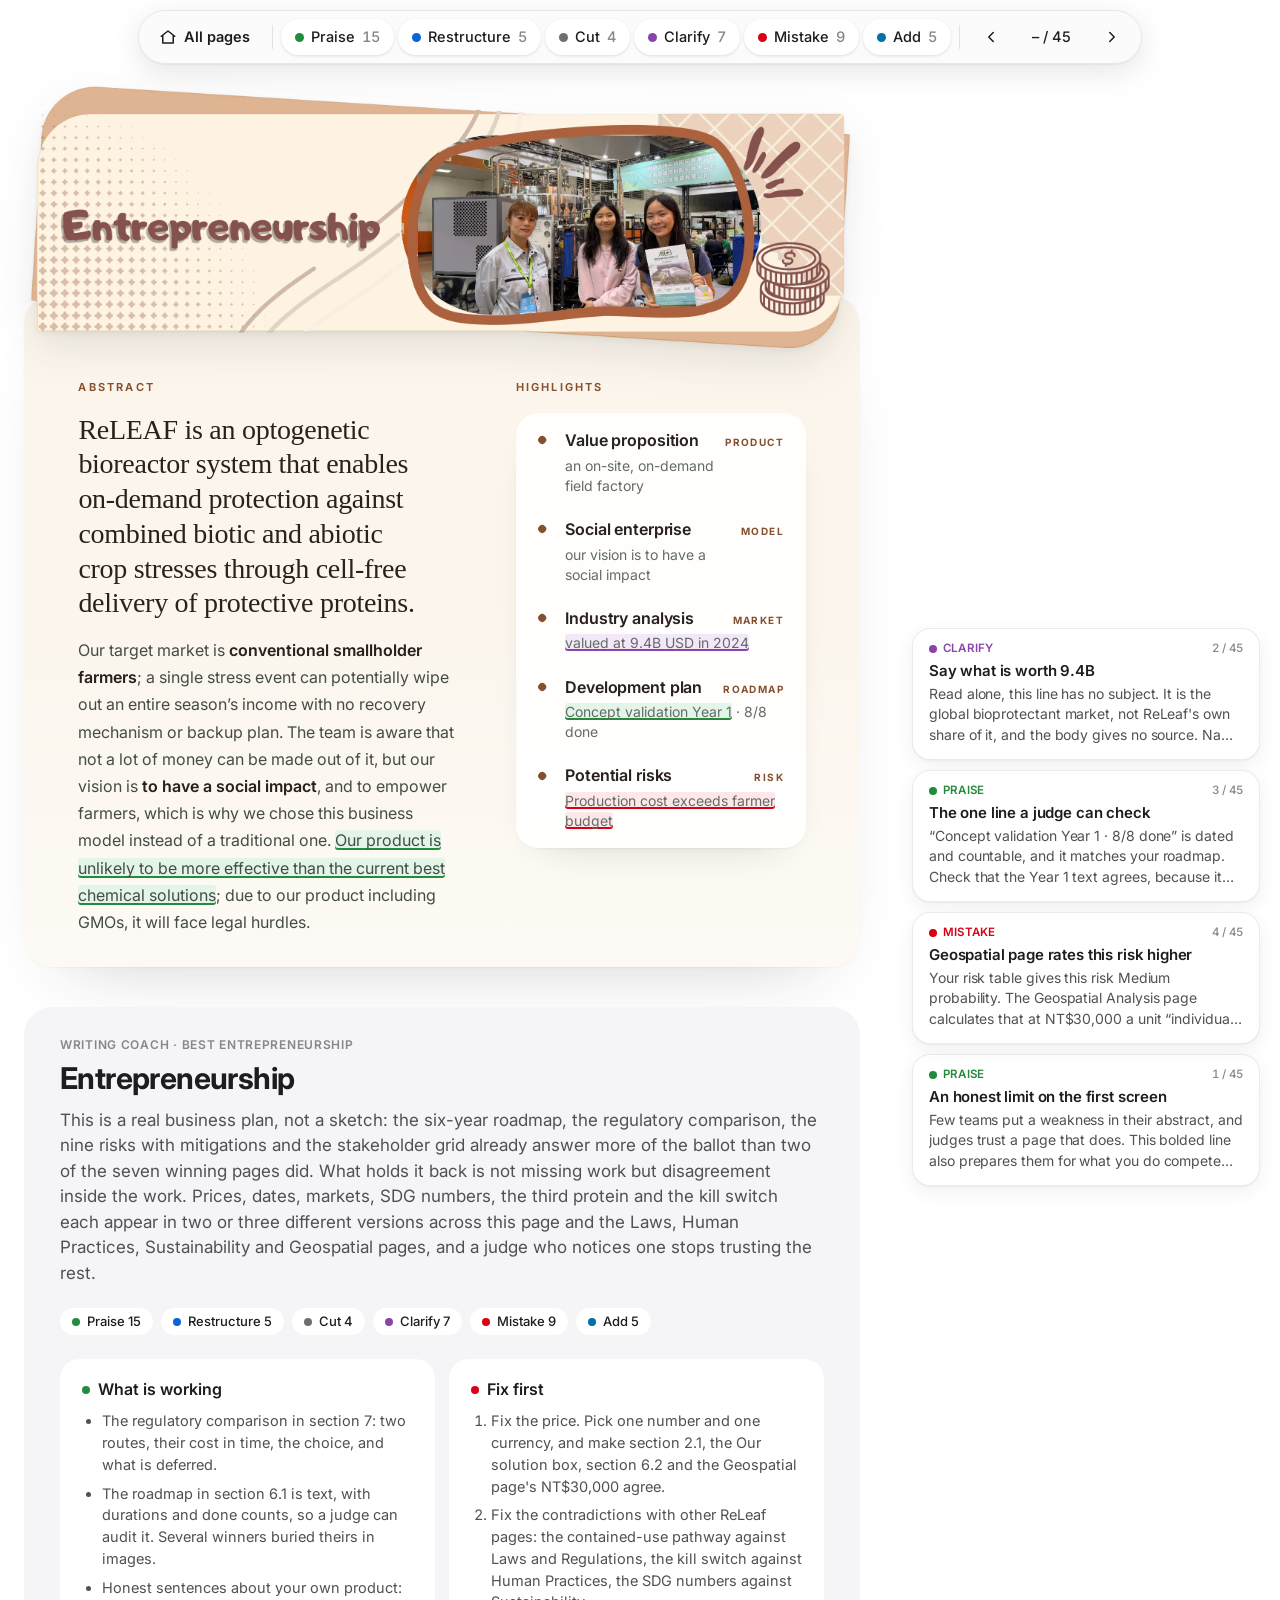
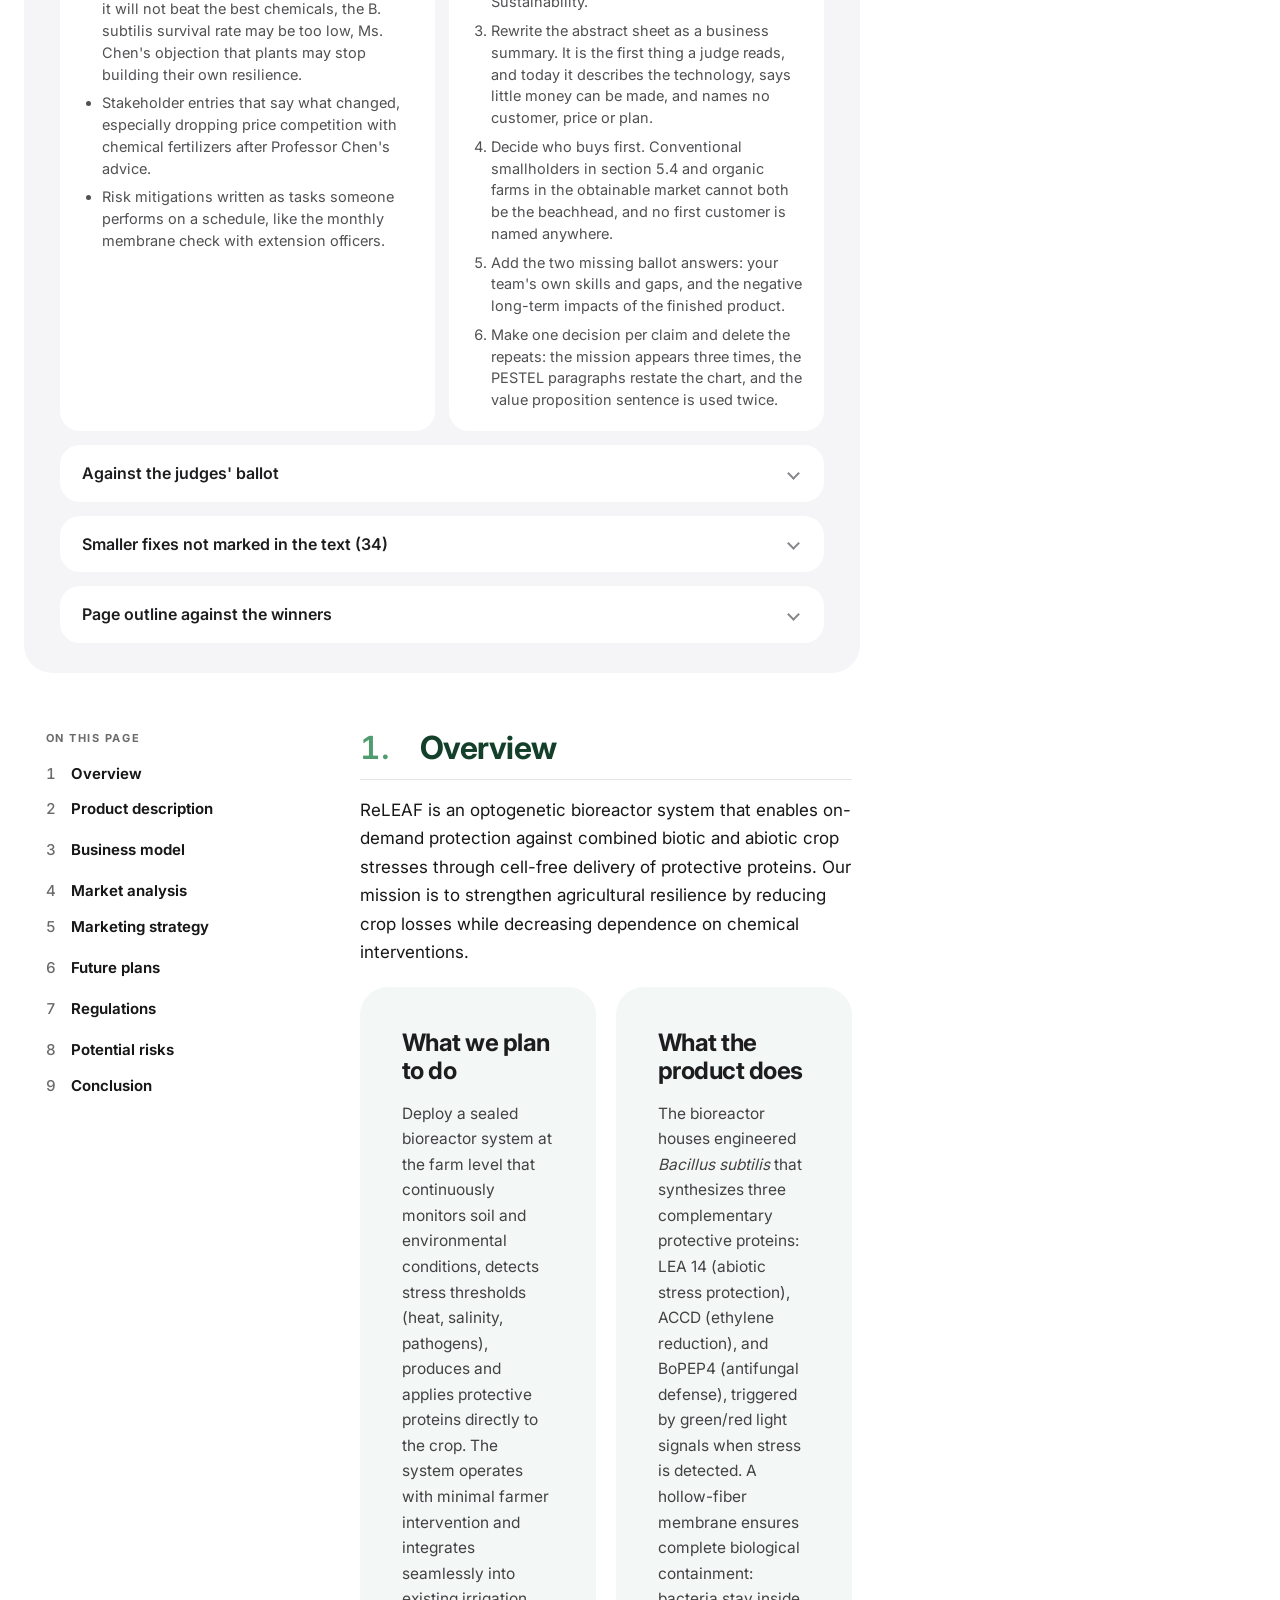
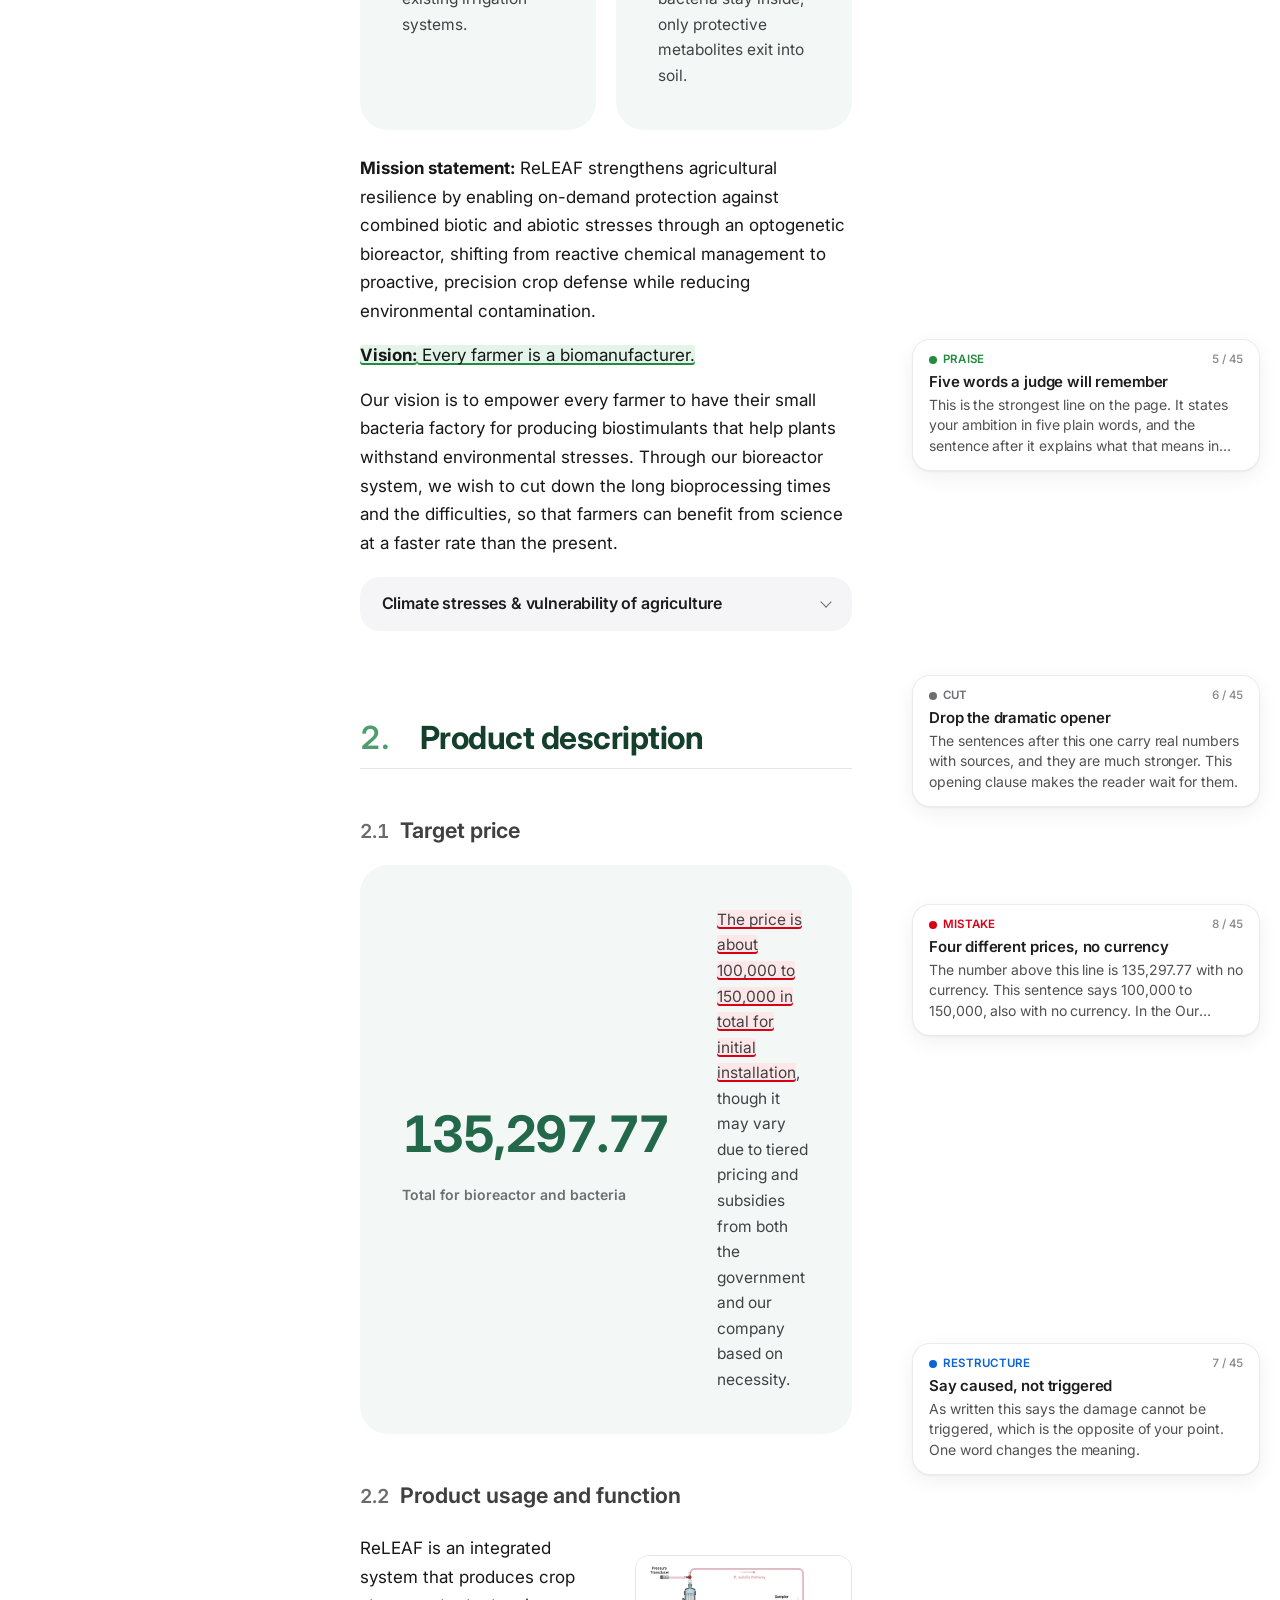
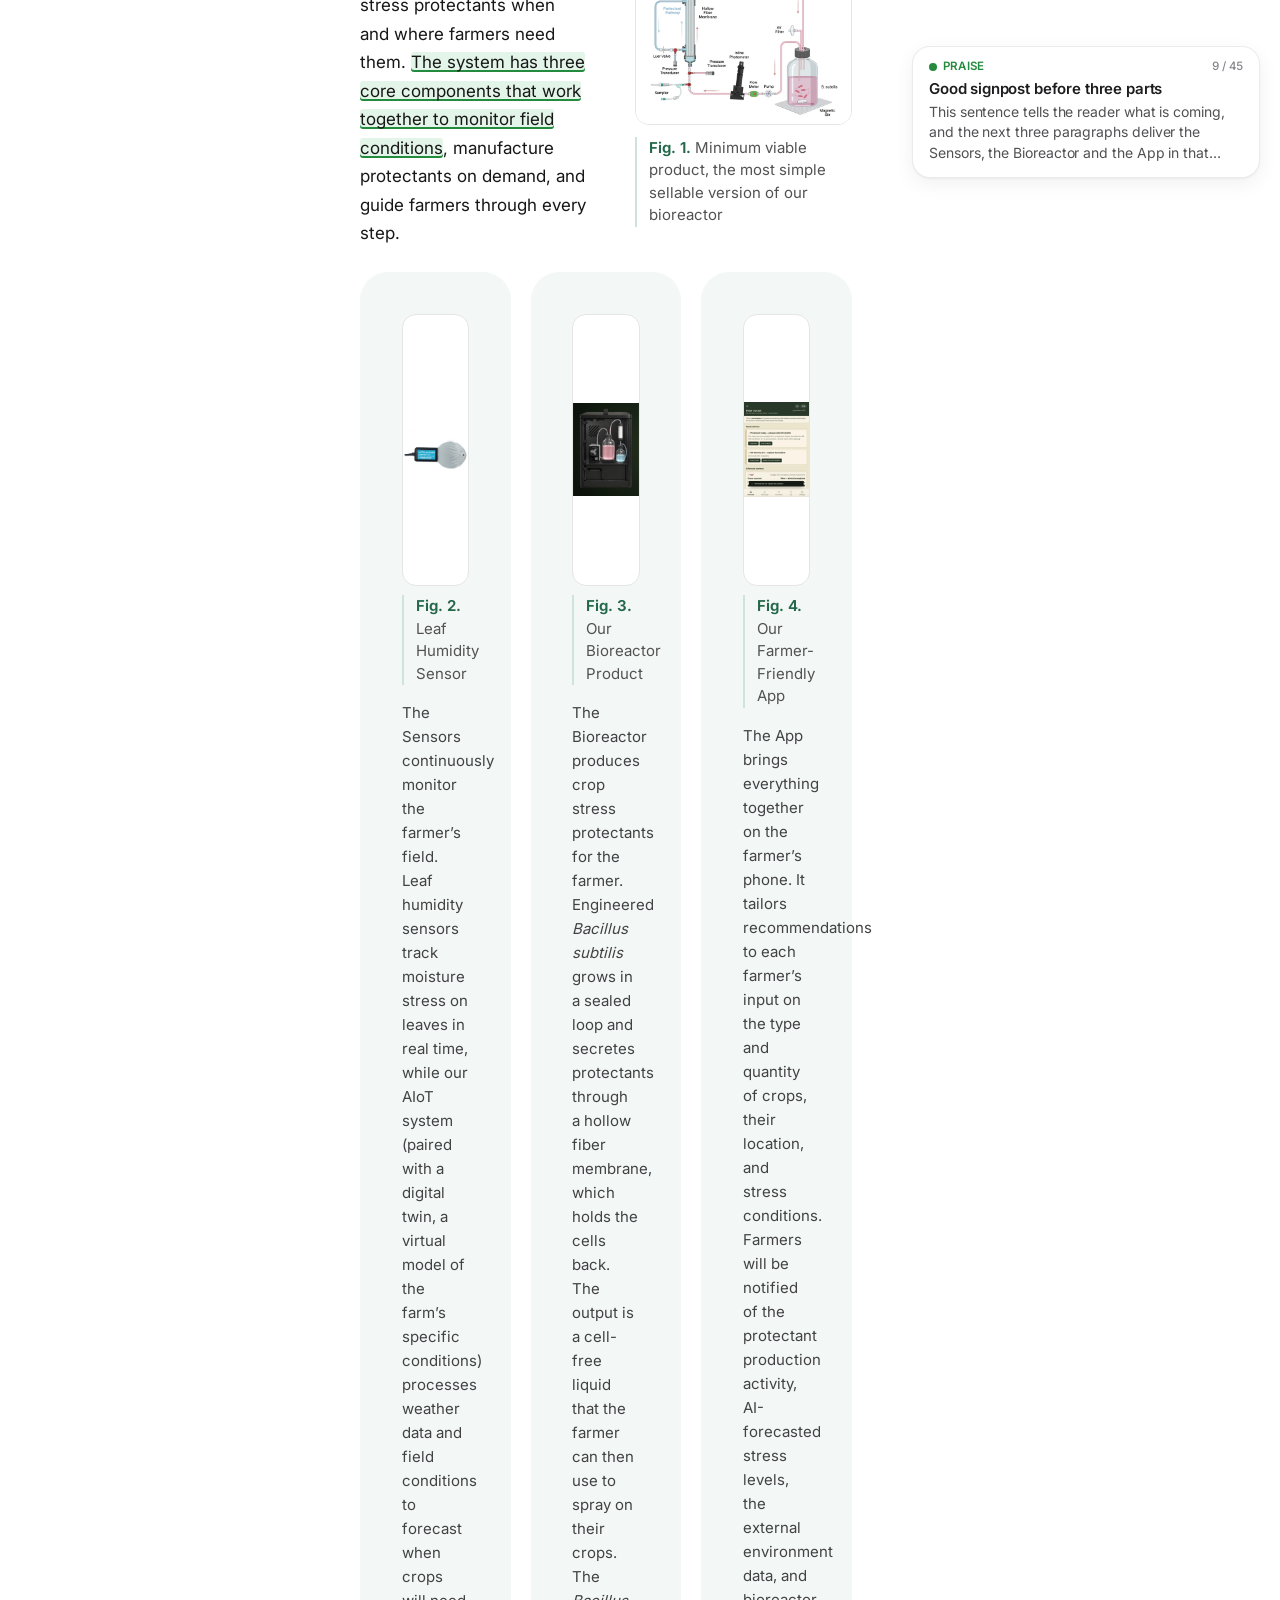
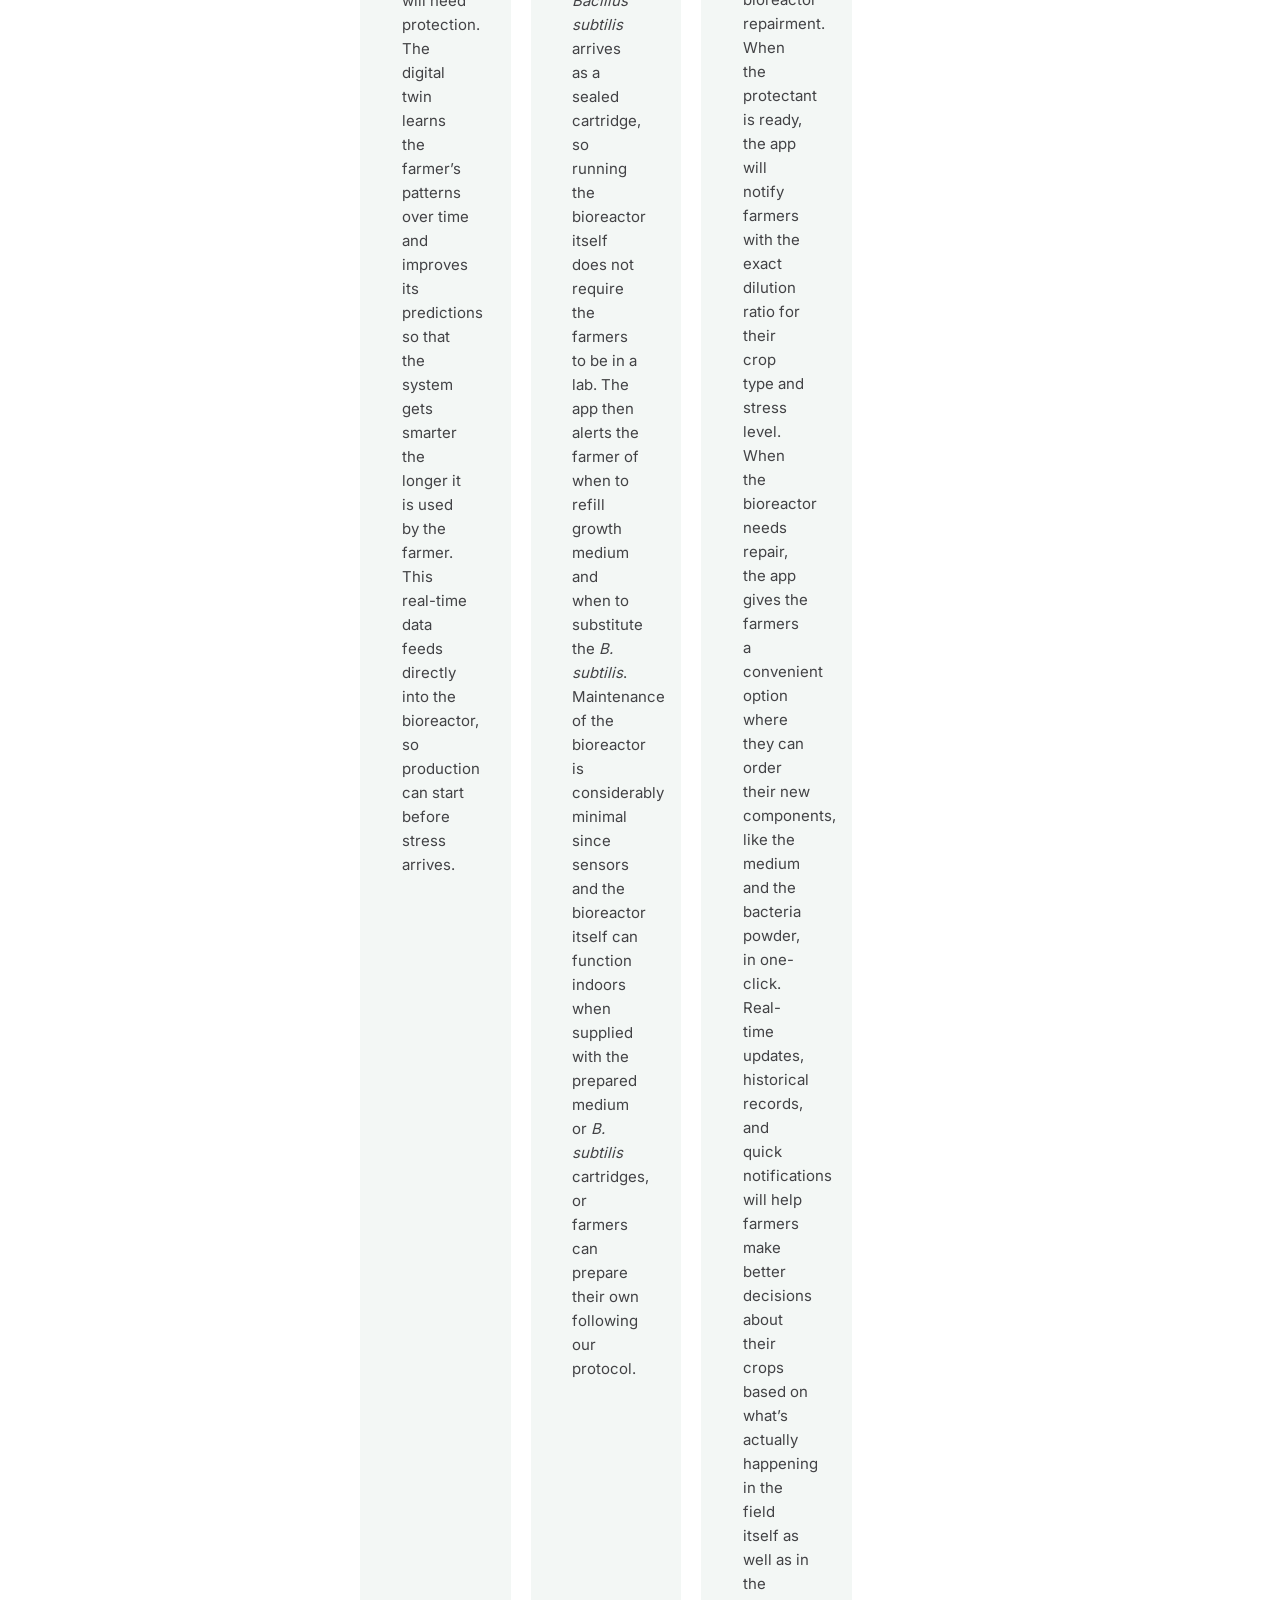
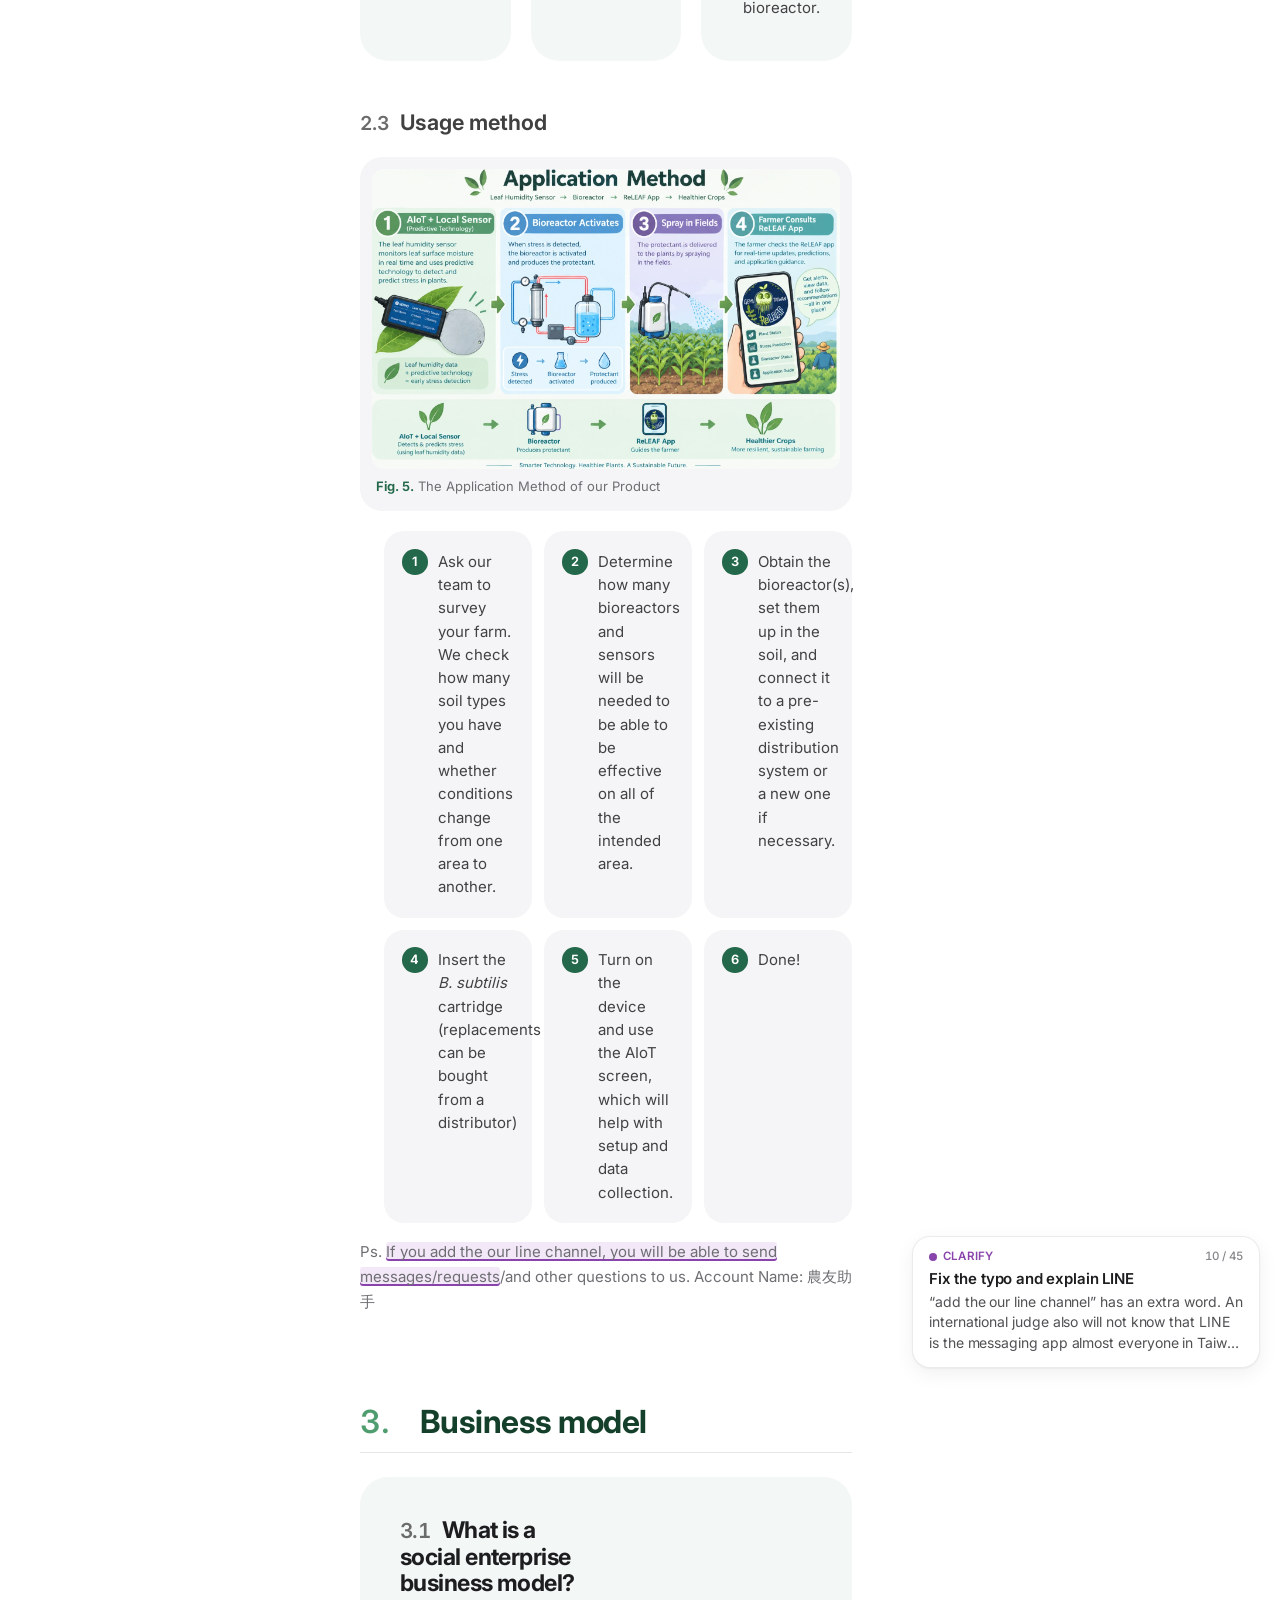
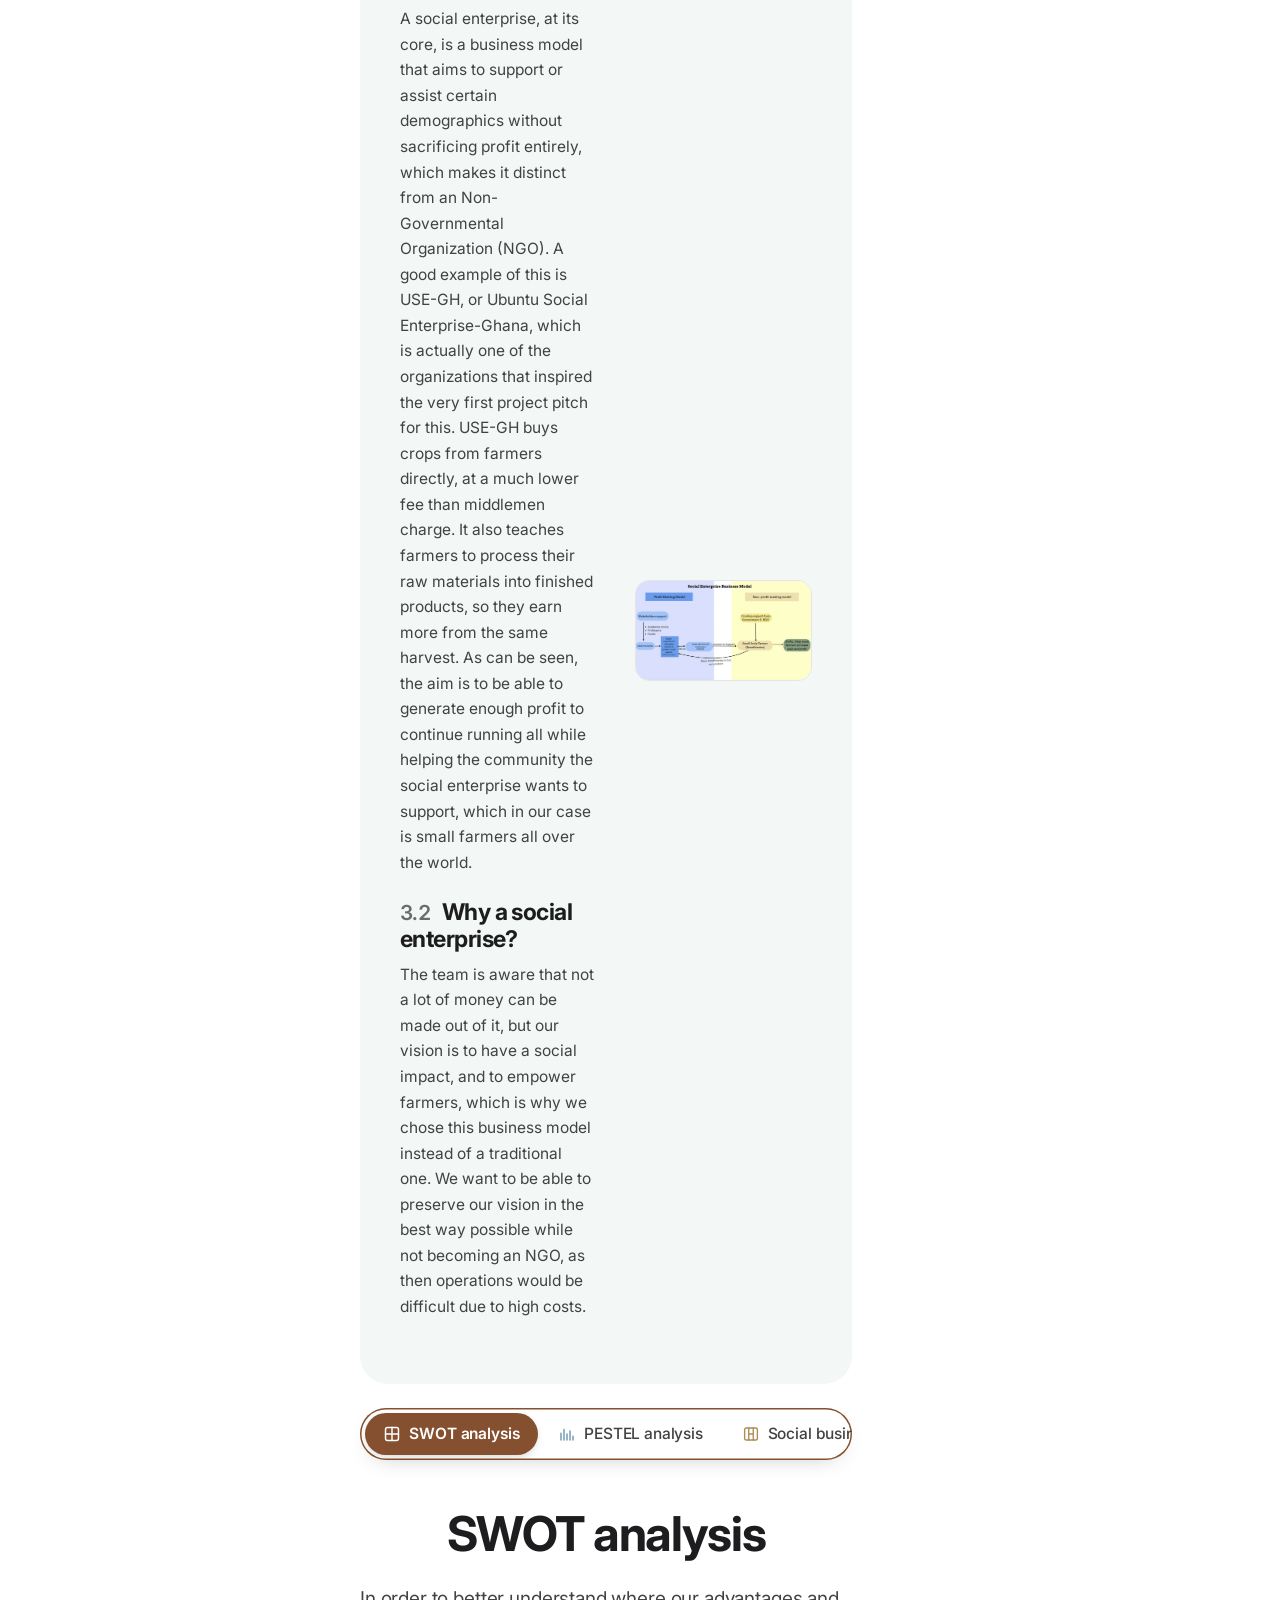
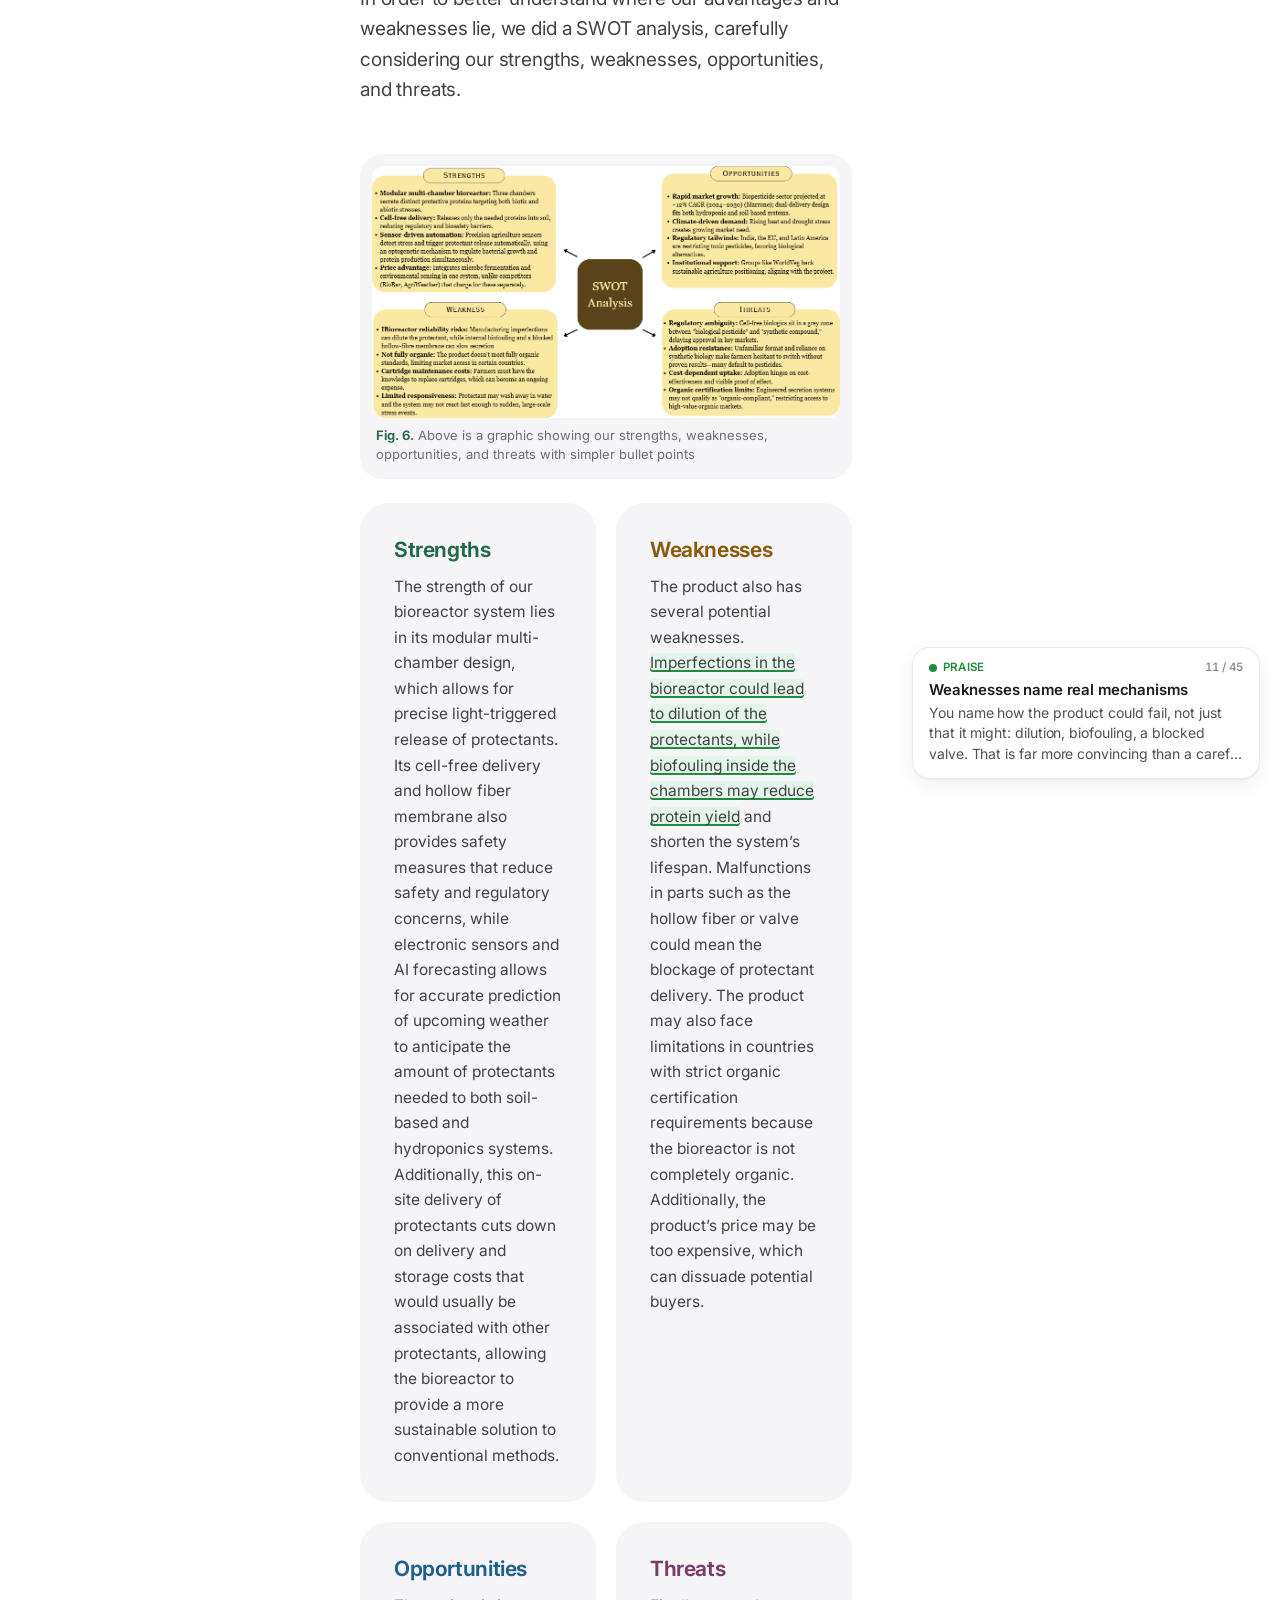
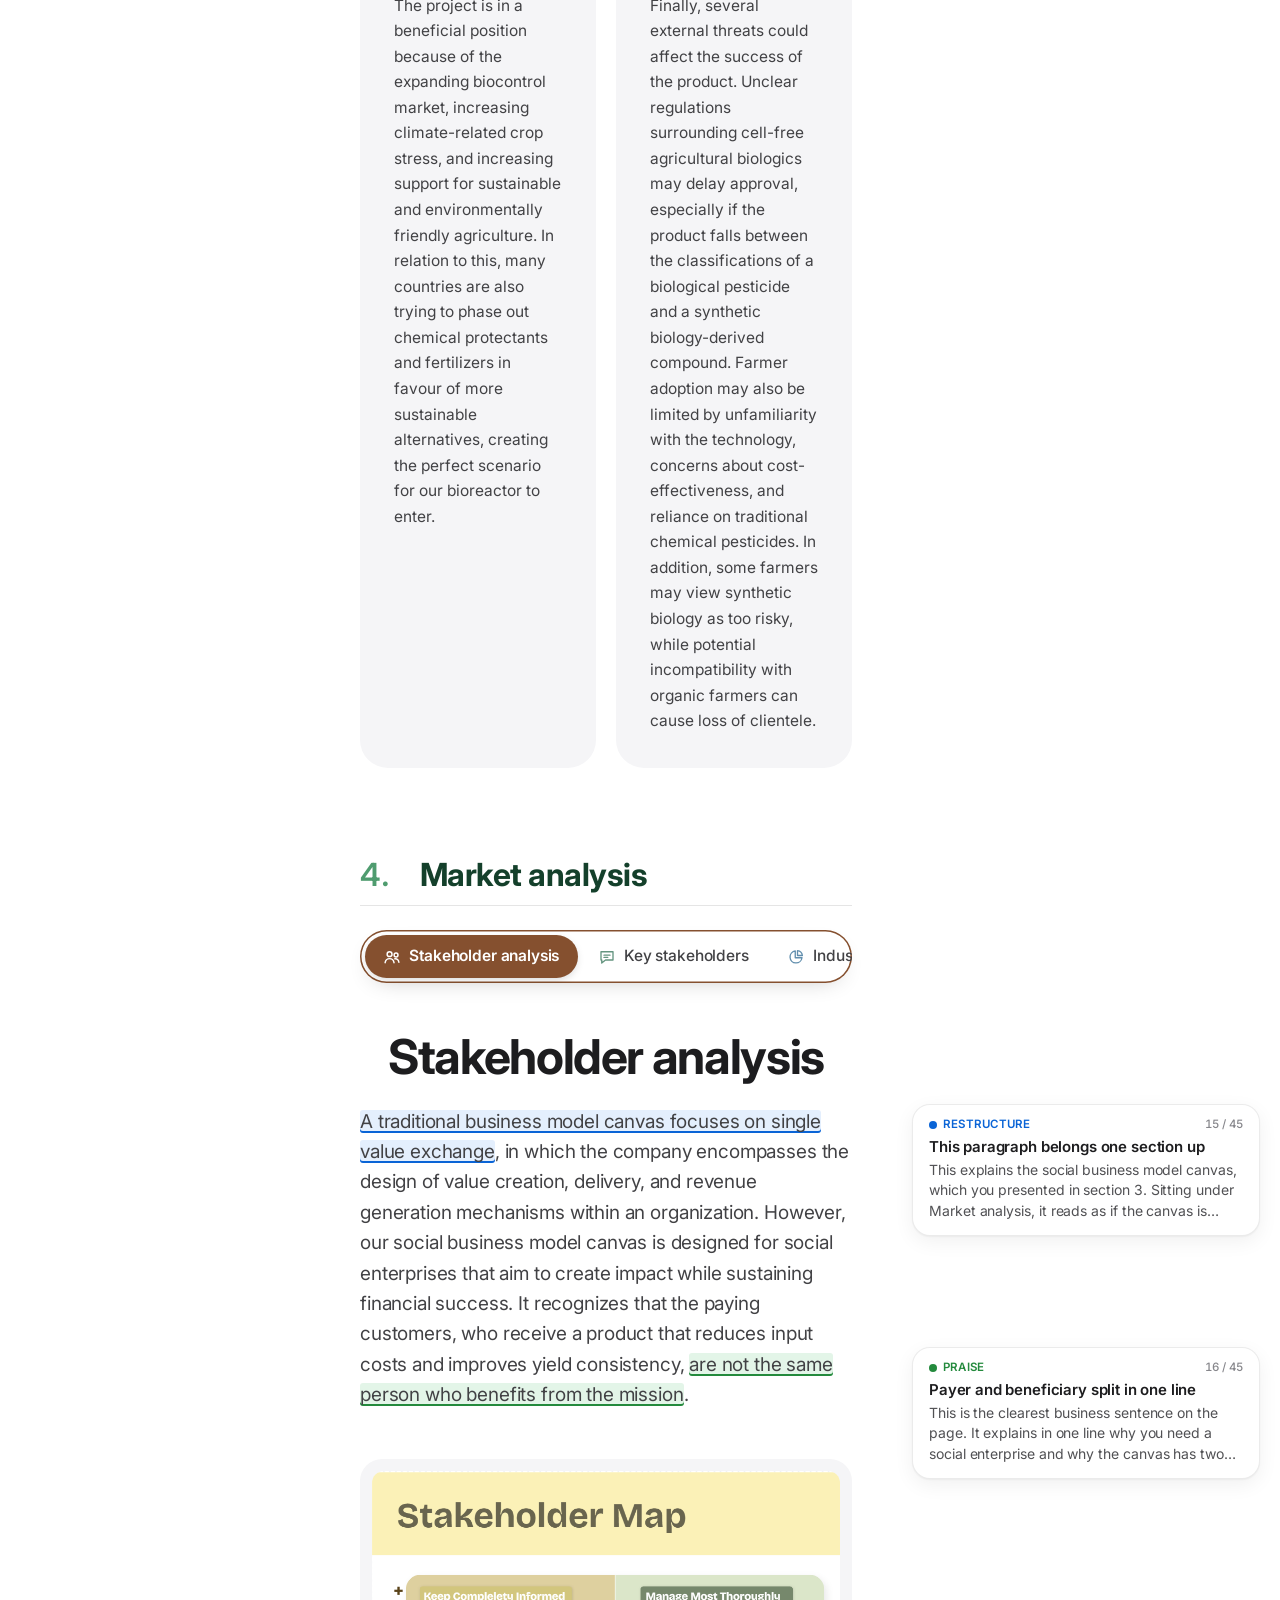
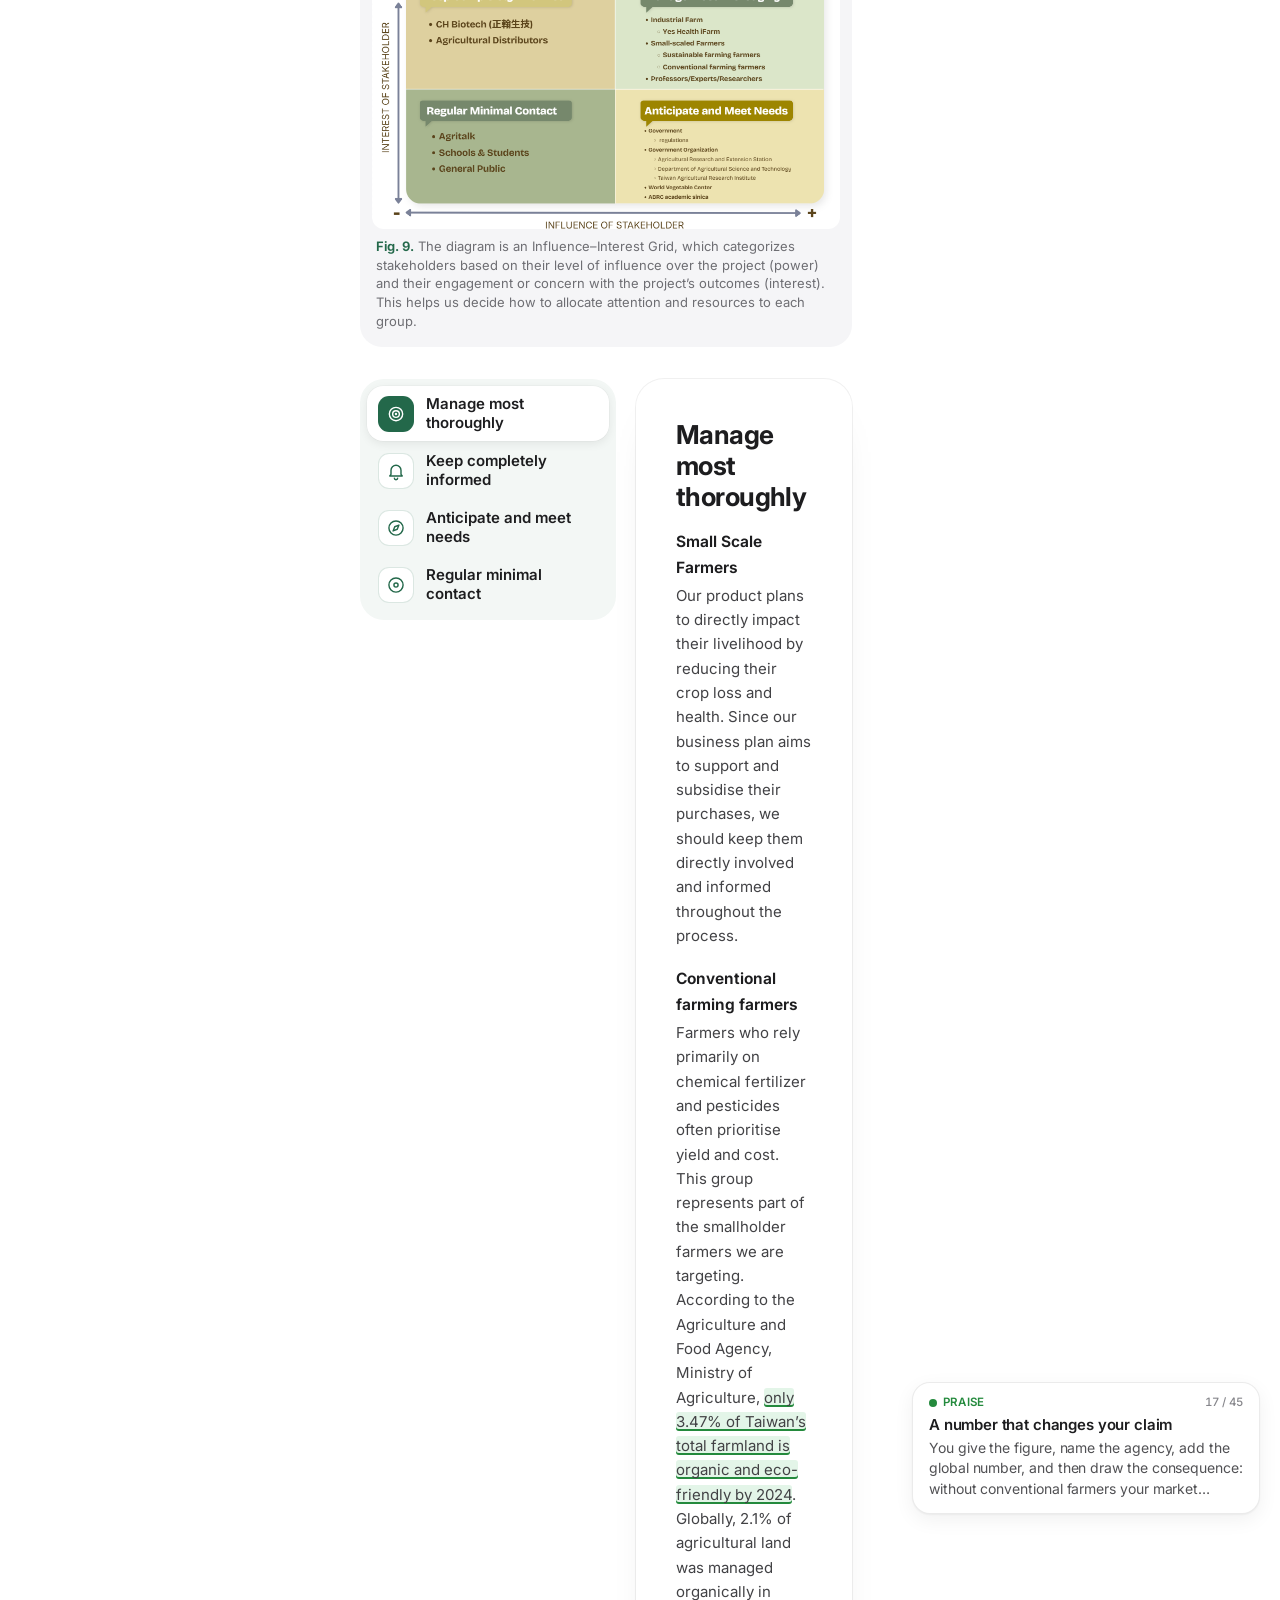
<file: docs/entrepreneurship/index.html>
<!DOCTYPE html>
<html lang="en">
<head>
  <meta charset="utf-8" />
  <meta name="viewport" content="width=device-width, initial-scale=1" />
  <title>Entrepreneurship | ReLEAF &middot; iGEM 2026</title>
  <meta name="description" content="The ReLEAF business plan: the product and its price, a social enterprise business model, SWOT, PESTEL and the social business model canvas, market and competitor analysis, marketing strategy, the four-year development plan, regulations and risks." />
  <link rel="icon" href="../assets/img/logo.png" />
  <link rel="stylesheet" href="../assets/css/tokens.css" />
  <link rel="stylesheet" href="../assets/css/nav.css" />
  <link rel="stylesheet" href="../assets/css/page.css" />
  <link rel="stylesheet" href="../assets/vendor/katex/katex.min.css" />
  <link rel="stylesheet" href="../assets/css/engage.css?v=1010seg" />
  <link rel="stylesheet" href="entrepreneurship.css?v=1010a" />
  <link rel="stylesheet" href="../assets/css/bannerhead.css?v=20261010b" />
  <link rel="stylesheet" href="../coach/coach.css?v=1013192532" />
</head>
<body class="engage ent">
<!--
  SOURCE. The 11 October 2026 delivery:
  "10:11 HP updates/Entrepreneurship 2/Business Plan Wiki Draft_.docx" (11 Oct,
  the students' wiki cut of the business plan). The page follows that draft
  section by section, in the students' words, with the students' figure captions
  (Fig. 1 to Fig. 14, from "Entrepreneurship photo/").

  Four blocks the wiki draft lists in its planning outline but does not write
  out are taken, in the students' own words, from the full plan
  ("2026 iGEM ReLeaf Business Plan.docx", 11 Oct): the problem (1.1.1), the
  value proposition (3.3), the financial projection (7.1) and the
  investments (7.2). Changes the full plan makes outside those four blocks
  belong to the plan, not to this page.

  The product development roadmap is the content of
  "ReLEAF Product Development Plan.html" (4 Oct), which the wiki draft places
  under Product Development Plan; it is drawn here as a static table.

  Student text only. There is no AI-written text on this page.
-->

  <div id="site-nav" data-base="../" data-tab="engagement" data-page="entrepreneurship"></div>
  <div class="sitenav-spacer"></div>

  <header class="bannerhead bannerhead--rest" data-tab="engagement">
    <h1 class="visually-hidden">Entrepreneurship</h1>
    <div class="bannerhead__art">
      <img src="../assets/img/headers/entrepreneurship.webp"
           srcset="../assets/img/headers/entrepreneurship-w1200.webp 1200w, ../assets/img/headers/entrepreneurship.webp 2253w"
           sizes="(max-width: 1280px) 100vw, 1280px"
           alt="Entrepreneurship. Three people stand in front of a stainless-steel industrial bioreactor at a trade exhibition stand, one holding a company leaflet."
           width="2253" height="748" fetchpriority="high" />
    </div>
  </header>

  <section class="abstract abstract--sheet bannerhead" data-tab="engagement" aria-label="Summary">
    <div class="abstract__inner">
      <div class="abstract__story">
        <h2 class="abs-kicker">Abstract</h2>
        <p class="abstract__lead">ReLEAF is an optogenetic bioreactor system that enables on-demand protection against combined biotic and abiotic crop stresses through cell-free delivery of protective proteins.</p>
        <p class="abstract__body">Our target market is <strong>conventional smallholder farmers</strong>; a single stress event can potentially wipe out an entire season&rsquo;s income with no recovery mechanism or backup plan. The team is aware that not a lot of money can be made out of it, but our vision is <strong>to have a social impact</strong>, and to empower farmers, which is why we chose this business model instead of a traditional one. Our product is unlikely to be more effective than the current best chemical solutions; due to our product including GMOs, it will face legal hurdles.</p>
      </div>
      <div class="abstract__outcomes">
        <h2 class="abs-kicker">Highlights</h2>
        <ul class="abs-ledger">
          <li><a class="st-key" href="#value-proposition"><i></i><span class="abs-ledger__name">Value proposition</span><span class="abs-st">Product</span><span class="abs-ledger__text">an on-site, on-demand field factory</span></a></li>
          <li><a class="st-key" href="#why-a-social-enterprise"><i></i><span class="abs-ledger__name">Social enterprise</span><span class="abs-st">Model</span><span class="abs-ledger__text">our vision is to have a social impact</span></a></li>
          <li><a class="st-key" href="#industry-analysis"><i></i><span class="abs-ledger__name">Industry analysis</span><span class="abs-st">Market</span><span class="abs-ledger__text">valued at 9.4B USD in 2024</span></a></li>
          <li><a class="st-key" href="#product-development-plan"><i></i><span class="abs-ledger__name">Development plan</span><span class="abs-st">Roadmap</span><span class="abs-ledger__text">Concept validation Year 1 &middot; 8/8 done</span></a></li>
          <li><a class="st-key" href="#potential-risks"><i></i><span class="abs-ledger__name">Potential risks</span><span class="abs-st">Risk</span><span class="abs-ledger__text">Production cost exceeds farmer budget</span></a></li>
        </ul>
      </div>
    </div>
  </section>

  <div class="pagewrap">
    <details class="toc" open>
      <summary>Contents</summary>
      <div class="toc__inner"><p class="toc__title">On this page</p></div>
    </details>

    <main class="pagebody">

      <!-- ================================================ 1 · OVERVIEW ===== -->
      <section class="sec" id="overview">
        <h2>Overview</h2>

        <p>ReLEAF is an optogenetic bioreactor system that enables on-demand protection against combined biotic and abiotic crop stresses through cell-free delivery of protective proteins. Our mission is to strengthen agricultural resilience by reducing crop losses while decreasing dependence on chemical interventions.</p>

        <div class="blks blks--2">
          <div class="blk">
            <h3 class="blk__h" data-no-toc="true">What we plan to do</h3>
            <p>Deploy a sealed bioreactor system at the farm level that continuously monitors soil and environmental conditions, detects stress thresholds (heat, salinity, pathogens), produces and applies protective proteins directly to the crop. The system operates with minimal farmer intervention and integrates seamlessly into existing irrigation systems.</p>
          </div>
          <div class="blk">
            <h3 class="blk__h" data-no-toc="true">What the product does</h3>
            <p>The bioreactor houses engineered <i>Bacillus subtilis</i> that synthesizes three complementary protective proteins: LEA 14 (abiotic stress protection), ACCD (ethylene reduction), and BoPEP4 (antifungal defense), triggered by green/red light signals when stress is detected. A hollow-fiber membrane ensures complete biological containment: bacteria stay inside, only protective metabolites exit into soil.</p>
          </div>
        </div>

        <p><b>Mission statement:</b> ReLEAF strengthens agricultural resilience by enabling on-demand protection against combined biotic and abiotic stresses through an optogenetic bioreactor, shifting from reactive chemical management to proactive, precision crop defense while reducing environmental contamination.</p>

        <p><b>Vision:</b> Every farmer is a biomanufacturer.</p>
        <p>Our vision is to empower every farmer to have their small bacteria factory for producing biostimulants that help plants withstand environmental stresses. Through our bioreactor system, we wish to cut down the long bioprocessing times and the difficulties, so that farmers can benefit from science at a faster rate than the present.</p>

        <div class="folds">
  <details class="fold">
    <summary>Climate stresses &amp; vulnerability of agriculture</summary>
    <div class="fold__body"><p>In a world of climate change, where seasons shift dramatically, temperatures fluctuate uncontrollably, soil salinity escalates, and fungal outbreaks intensify, humanity is forced to choose between immediate technological adaptation or multi-system crop failure in modern agriculture. Abiotic stresses, primarily heat and soil salinity, already cause an estimated 50% of worldwide crop yield losses annually, and climate change further exacerbates the severity and frequency of these issues (Bray et al., 2000; Mittler, 2002). For example, a 1 degree Celsius rise in average growing season temperatures reduces rice yield by 6.2%. Additionally, over 20% of the world&rsquo;s irrigated farmland is already significantly affected by salinity, with an additional 3 hectares becoming unproductive every minute (Zhao et al., 2017). Small farmers produce approximately 70-80% of the global food supply, a proportion that rises to over 80% of all consumed food in many developing sub-regions (Ricciardi et al., 2018). The focus on small farmers is critical because they represent the backbone of local food sovereignty. In East Asia, including Taiwan, where over 90% of agricultural holdings are small-scale family operations averaging less than 1 hectare, these small farmers directly supply more than 80% of domestic fresh vegetables and fruits (Ministry of Agriculture, 2024). For all the smallholder farmers that make up over 500 million smallholder farms, these staggering numbers mean that a single stress event can potentially wipe out an entire season&rsquo;s income with no recovery mechanism or backup plan.</p>
            <p>One of the key issues that make this crisis particularly acute is the combination of heat and salinity stress. Under field conditions, these stresses occur repeatedly, compounding cellular damage in ways that can&rsquo;t be triggered by either stress independently. At the same time, plants that are weakened by stress can become vulnerable to pathogens, meaning that even a miniscule instance of salinity or heat can initiate a disease outbreak. Current agricultural systems are not equipped to handle such crises - either current solutions damage soil health and burden farmers with costs they can&rsquo;t afford, or these solutions are reactive and too slow, only able to be applied after visible damage has occurred. Chemical solutions such as fungicides (ex. mancozeb, azoxystrobin, or copper based sprays) and synthetic fertilizers remain the most accessible and affordable remedies, but they only further destroy the conditions of the already stressed plants because they are only broadly applied after visible and often irreversible crop damage has already occurred.</p></div>
  </details>
</div>
      </section>

      <!-- ====================================== 2 · PRODUCT DESCRIPTION ===== -->
      <section class="sec" id="product-description">
        <h2>Product description</h2>

        <h3 id="target-price">Target price</h3>
        <div class="blk price">
          <div class="price__tag"><p class="voice__big pricebox__num">135,297.77</p><p class="pricebox__what">Total for bioreactor and bacteria</p></div>
          <p>The price is about 100,000 to 150,000 in total for initial installation, though it may vary due to tiered pricing and subsidies from both the government and our company based on necessity.</p>
        </div>

        <h3 id="product-usage-and-function">Product usage and function</h3>

        <div class="duo">
          <div class="duo__text"><p>ReLEAF is an integrated system that produces crop stress protectants when and where farmers need them. The system has three core components that work together to monitor field conditions, manufacture protectants on demand, and guide farmers through every step.</p></div>
          <figure class="fig">
          <img src="../assets/img/entrepreneurship/mvp-bioreactor.webp" alt="A labelled diagram of the minimum viable product. A pink B. subtilis pathway runs from a magnetically stirred culture bottle with an air filter, through a pump, a flow meter and an inline photometer, up into a hollow fiber membrane with pressure transducers at both ends and samplers, and back to the bottle. A blue protectant pathway leaves the side of the hollow fiber membrane through a Luer valve and a pressure transducer." loading="lazy" width="688" height="538" />
          <figcaption><b>Fig. 1.</b> Minimum viable product, the most simple sellable version of our bioreactor</figcaption>
        </figure>
        </div>
        <div class="blks blks--3 comps">
          <div class="blk"><figure class="fig comp__fig">
            <img src="../assets/img/entrepreneurship/leaf-humidity-sensor-entrepreneurship.webp" alt="A leaf wetness sensor: a black housing with a blue label reading Leaf Wetness Sensor, a cable on one side and a pale leaf-shaped sensing plate on the other." loading="lazy" width="673" height="429" />
            <figcaption><b>Fig. 2.</b> Leaf Humidity Sensor</figcaption>
          </figure><p>The Sensors continuously monitor the farmer&rsquo;s field. Leaf humidity sensors track moisture stress on leaves in real time, while our AIoT system (paired with a digital twin, a virtual model of the farm&rsquo;s specific conditions) processes weather data and field conditions to forecast when crops will need protection. The digital twin learns the farmer&rsquo;s patterns over time and improves its predictions so that the system gets smarter the longer it is used by the farmer. This real-time data feeds directly into the bioreactor, so production can start before stress arrives.</p></div>
          <div class="blk"><figure class="fig comp__fig">
            <img src="../assets/img/entrepreneurship/bioreactor-product-entrepreneurship.webp" alt="A render of the bioreactor product: a black cabinet with an open front holding a pump, a bottle of pink culture, a smaller bottle of blue liquid and a hollow fiber cartridge joined by tubing." loading="lazy" width="766" height="1080" />
            <figcaption><b>Fig. 3.</b> Our Bioreactor Product</figcaption>
          </figure><p>The Bioreactor produces crop stress protectants for the farmer. Engineered <i>Bacillus subtilis</i> grows in a sealed loop and secretes protectants through a hollow fiber membrane, which holds the cells back. The output is a cell-free liquid that the farmer can then use to spray on their crops. The <i>Bacillus subtilis</i> arrives as a sealed cartridge, so running the bioreactor itself does not require the farmers to be in a lab. The app then alerts the farmer of when to refill growth medium and when to substitute the <i>B. subtilis</i>. Maintenance of the bioreactor is considerably minimal since sensors and the bioreactor itself can function indoors when supplied with the prepared medium or <i>B. subtilis</i> cartridges, or farmers can prepare their own following our protocol.</p></div>
          <div class="blk"><figure class="fig comp__fig">
            <img src="../assets/img/entrepreneurship/farmer-app-entrepreneurship.webp" alt="A phone screen of the ReLEAF app overview. Under Needs attention it shows two cards, Protectant ready, please collect the bottle, and OD down by one third, replace the medium, followed by an AI forecast summary marked High." loading="lazy" width="744" height="1080" />
            <figcaption><b>Fig. 4.</b> Our Farmer-Friendly App</figcaption>
          </figure><p>The App brings everything together on the farmer&rsquo;s phone. It tailors recommendations to each farmer&rsquo;s input on the type and quantity of crops, their location, and stress conditions. Farmers will be notified of the protectant production activity, AI-forecasted stress levels, the external environment data, and bioreactor repairment. When the protectant is ready, the app will notify farmers with the exact dilution ratio for their crop type and stress level. When the bioreactor needs repair, the app gives the farmers a convenient option where they can order their new components, like the medium and the bacteria powder, in one-click. Real-time updates, historical records, and quick notifications will help farmers make better decisions about their crops based on what&rsquo;s actually happening in the field itself as well as in the bioreactor.</p></div>
        </div>

        <h3 id="usage-method">Usage method</h3>
        <div class="chartbox"><div class="charts charts--1">
<figure class="fig">
          <img src="../assets/img/entrepreneurship/application-method.webp" alt="A four-step diagram titled Application Method: leaf humidity sensor, bioreactor, ReLEAF app, healthier crops. Step 1, AIoT plus local sensor: a leaf humidity sensor monitors leaf surface moisture and predicts stress. Step 2, bioreactor activates: when stress is detected the bioreactor produces the protectant. Step 3, spray in fields: the protectant is delivered to the plants by spraying. Step 4, the farmer consults the ReLEAF app on a phone for alerts, stress predictions, bioreactor status and an application guide." loading="lazy" width="1597" height="1022" />
          <figcaption><b>Fig. 5.</b> The Application Method of our Product</figcaption>
        </figure>
</div></div>
        <ol class="steps steps--grid">
          <li>Ask our team to survey your farm. We check how many soil types you have and whether conditions change from one area to another.</li>
          <li>Determine how many bioreactors and sensors will be needed to be able to be effective on all of the intended area.</li>
          <li>Obtain the bioreactor(s), set them up in the soil, and connect it to a pre-existing distribution system or a new one if necessary.</li>
          <li>Insert the <i>B. subtilis</i> cartridge (replacements can be bought from a distributor)</li>
          <li>Turn on the device and use the AIoT screen, which will help with setup and data collection.</li>
          <li>Done!</li>
        </ol>
        <p class="note">Ps. If you add the our line channel, you will be able to send messages/requests/and other questions to us. Account Name: 農友助手</p>
      </section>

      <!-- =========================================== 3 · BUSINESS MODEL ===== -->
      <section class="sec" id="business-model">
        <h2>Business model</h2>

        <div class="ev ev--se">
          <div class="ev__text">
            <h3 class="ev__title" id="what-is-a-social-enterprise">What is a social enterprise business model?</h3>
            <p>A social enterprise, at its core, is a business model that aims to support or assist certain demographics without sacrificing profit entirely, which makes it distinct from an Non-Governmental Organization (NGO). A good example of this is USE-GH, or Ubuntu Social Enterprise-Ghana, which is actually one of the organizations that inspired the very first project pitch for this. USE-GH buys crops from farmers directly, at a much lower fee than middlemen charge. It also teaches farmers to process their raw materials into finished products, so they earn more from the same harvest. As can be seen, the aim is to be able to generate enough profit to continue running all while helping the community the social enterprise wants to support, which in our case is small farmers all over the world.</p>
            <h3 class="ev__title" id="why-a-social-enterprise">Why a social enterprise?</h3>
            <p>The team is aware that not a lot of money can be made out of it, but our vision is to have a social impact, and to empower farmers, which is why we chose this business model instead of a traditional one. We want to be able to preserve our vision in the best way possible while not becoming an NGO, as then operations would be difficult due to high costs.</p>
          </div>
          <figure class="fig">
          <img src="../assets/img/entrepreneurship/social-enterprise-model.webp" alt="A two-sided flow diagram. On the blue profit-making side, stakeholder support from Academia Sinica, professors and funds flows into GEMS Taiwan, which builds the smart engineered microbial system and sells it to large agricultural businesses, the payers. On the yellow non-profit side, funding from government and NGOs and income from the payers reaches small-scale farmers, the beneficiaries, who are then able to buy the product. The stated goal is helping small farmers increase yield and profit." loading="lazy" width="1808" height="1017" />
        </figure>
        </div>

<div class="rail rail--seg" data-rail data-rail-top>
<div class="seg"><div class="rail__strip seg__track" role="tablist" aria-label="Business model tools">
<button class="rail__btn seg__btn pl-2" role="tab" type="button" id="t-swot" aria-controls="ch-swot" aria-selected="true"><svg class="seg__ico" viewBox="0 0 24 24" fill="none" stroke="currentColor" stroke-width="1.8" stroke-linecap="round" stroke-linejoin="round" aria-hidden="true" focusable="false"><rect x="4" y="4" width="16" height="16" rx="2.5"/><path d="M12 4v16M4 12h16"/></svg>SWOT analysis</button>
<button class="rail__btn seg__btn pl-5" role="tab" type="button" id="t-pestel" aria-controls="ch-pestel" aria-selected="false"><svg class="seg__ico" viewBox="0 0 24 24" fill="none" stroke="currentColor" stroke-width="1.8" stroke-linecap="round" stroke-linejoin="round" aria-hidden="true" focusable="false"><path d="M4 20V11M8 20V6M12 20v-8M16 20V8M20 20v-5"/></svg>PESTEL analysis</button>
<button class="rail__btn seg__btn pl-3" role="tab" type="button" id="t-canvas" aria-controls="ch-canvas" aria-selected="false"><svg class="seg__ico" viewBox="0 0 24 24" fill="none" stroke="currentColor" stroke-width="1.8" stroke-linecap="round" stroke-linejoin="round" aria-hidden="true" focusable="false"><rect x="3.5" y="4" width="17" height="16" rx="2"/><path d="M9 4v16M15 4v16M9 12h6"/></svg>Social business model canvas</button>
<button class="rail__btn seg__btn pl-4" role="tab" type="button" id="t-vp" aria-controls="ch-vp" aria-selected="false"><svg class="seg__ico" viewBox="0 0 24 24" fill="none" stroke="currentColor" stroke-width="1.8" stroke-linecap="round" stroke-linejoin="round" aria-hidden="true" focusable="false"><rect x="2.5" y="7" width="9" height="10" rx="1.5"/><circle cx="17" cy="12" r="4.5"/></svg>Value proposition</button>
</div></div>
<div class="rail__panel chap pl-2" role="tabpanel" id="ch-swot" aria-labelledby="t-swot">
<header class="chap__hero"><h3 class="chap__title" id="swot-analysis" data-no-toc="true">SWOT analysis</h3><div class="chap__intro"><p>In order to better understand where our advantages and weaknesses lie, we did a SWOT analysis, carefully considering our strengths, weaknesses, opportunities, and threats.</p></div></header>
<div class="chartbox"><div class="charts charts--1">
<figure class="fig">
          <img src="../assets/img/entrepreneurship/swot-v2.webp" alt="A four-quadrant SWOT graphic. Strengths: modular multi-chamber bioreactor, cell-free delivery, sensor-driven automation, price advantage. Weaknesses: bioreactor reliability risks, not fully organic, cartridge maintenance costs, limited responsiveness. Opportunities: rapid market growth, climate-driven demand, regulatory tailwinds, institutional support. Threats: regulatory ambiguity, adoption resistance, cost-dependent uptake, organic certification limits." loading="lazy" width="1400" height="788" />
          <figcaption><b>Fig. 6.</b> Above is a graphic showing our strengths, weaknesses, opportunities, and threats with simpler bullet points</figcaption>
        </figure>
</div></div>
<div class="cards cards--2 swot">
<article class="card swot__cell pl-2"><h4 class="card__name">Strengths</h4><p>The strength of our bioreactor system lies in its modular multi-chamber design, which allows for precise light-triggered release of protectants. Its cell-free delivery and hollow fiber membrane also provides safety measures that reduce safety and regulatory concerns, while electronic sensors and AI forecasting allows for accurate prediction of upcoming weather to anticipate the amount of protectants needed to both soil-based and hydroponics systems. Additionally, this on-site delivery of protectants cuts down on delivery and storage costs that would usually be associated with other protectants, allowing the bioreactor to provide a more sustainable solution to conventional methods.</p></article>
<article class="card swot__cell pl-3"><h4 class="card__name">Weaknesses</h4><p>The product also has several potential weaknesses. Imperfections in the bioreactor could lead to dilution of the protectants, while biofouling inside the chambers may reduce protein yield and shorten the system&rsquo;s lifespan. Malfunctions in parts such as the hollow fiber or valve could mean the blockage of protectant delivery. The product may also face limitations in countries with strict organic certification requirements because the bioreactor is not completely organic. Additionally, the product&rsquo;s price may be too expensive, which can dissuade potential buyers.</p></article>
<article class="card swot__cell pl-5"><h4 class="card__name">Opportunities</h4><p>The project is in a beneficial position because of the expanding biocontrol market, increasing climate-related crop stress, and increasing support for sustainable and environmentally friendly agriculture. In relation to this, many countries are also trying to phase out chemical protectants and fertilizers in favour of more sustainable alternatives, creating the perfect scenario for our bioreactor to enter.</p></article>
<article class="card swot__cell pl-4"><h4 class="card__name">Threats</h4><p>Finally, several external threats could affect the success of the product. Unclear regulations surrounding cell-free agricultural biologics may delay approval, especially if the product falls between the classifications of a biological pesticide and a synthetic biology-derived compound. Farmer adoption may also be limited by unfamiliarity with the technology, concerns about cost-effectiveness, and reliance on traditional chemical pesticides. In addition, some farmers may view synthetic biology as too risky, while potential incompatibility with organic farmers can cause loss of clientele.</p></article>
</div>
</div>
<div class="rail__panel chap pl-5" role="tabpanel" id="ch-pestel" aria-labelledby="t-pestel">
<header class="chap__hero"><h3 class="chap__title" id="pestel-analysis" data-no-toc="true">PESTEL analysis</h3><div class="chap__intro"><p>Through looking at our project via political, economic, social, technological, environmental, and legal lens we can see that</p></div></header>
<div class="chartbox"><div class="charts charts--1">
<figure class="fig">
          <img src="../assets/img/entrepreneurship/pestel-v2.webp" alt="A six-column PESTEL chart. Political: government policies and restrictions on GMO usage; potential for green-tech grants and agricultural subsidies. Economic: high fertilizer and pesticide prices driving demand for alternatives; global supply chain delays affecting chemical delivery. Social: public perception and acceptance of GMOs; transition toward eco-friendly farming. Technological: rapid advances in AI forecasting and optogenetic tools; standardized manufacturing for hardware and sensors. Environmental: severe climate change threats such as droughts, heat and fungal outbreaks; the global push to meet UN SDGs 2, 8, 11, 12, 13 and 15. Legal: environmental release and biosafety laws; regulatory compliance for engineered biological products in food." loading="lazy" width="1400" height="788" />
          <figcaption><b>Fig. 7.</b> This is PESTEL analysis, which shows the various aspects that may impact our business and our relations with it.</figcaption>
        </figure>
</div></div>
<div class="cards cards--3 pestel">
<article class="card"><p>Political factors create both challenges as well as opportunities. Government regulations on GMO crops represent a significant barrier to market entry in regions with strict policies. However, this also presents us with potential pathways for government support through green-tech initiatives and agricultural subsidies, which could accelerate adoption rates while reducing development costs.</p></article>
<article class="card"><p>Economic considerations directly influence the market viability of our product. High fertilizer and pesticide prices drive demand for sustainable alternatives, which creates favorable market conditions for our bioreactor. However, global supply chain disruption affecting traditional chemical fertilizer delivery could create temporary delays in our competitive timeline, while shifts in agricultural spending patterns may affect the purchasing power of customers.</p></article>
<article class="card"><p>Social factors are critical to the success of our product. Public perception and acceptance of GMOs are relatively mixed, which requires strong communication strategies and transparency about the safety and benefits of our product. The growing consumer demand for eco-friendly farming practices aligns well with our value proposition, although we must navigate cultural attitudes toward agricultural innovation in different markets.</p></article>
<article class="card"><p>Technological advancement is also a key component. Rapid developments in AI and forecasting tools allow us to create competitive advantages through better performance as well as monitoring fields in real-time. Standardized manufacturing processes for hardware and sensors are able to reduce scaling barriers.</p></article>
<article class="card"><p>Environmental pressures also pose benefits and risks. Severe climate threats including droughts, heat waves, and fungal disease create an immediate demand for crop resilience solutions. The global push to meet UN Sustainability Goals (particularly SDGs 2, 4, 10, 12, 15) reinforces the market need for our environmental solution while opening doors to funding focused on sustainability.</p></article>
<article class="card"><p>Legal and regulatory frameworks also require a lot of careful navigation. Environmental release and biosafety laws determine how our bioreactor can be deployed in the market, while regulatory limitations for engineered biological products in food are very complex across different institutions. However, at the same time, clear regulatory pathways could potentially accelerate approval timelines.</p></article>
</div>
</div>
<div class="rail__panel chap pl-3" role="tabpanel" id="ch-canvas" aria-labelledby="t-canvas">
<header class="chap__hero"><h3 class="chap__title" id="social-business-model-canvas" data-no-toc="true">Social business model canvas</h3></header>
<div class="chartbox"><div class="charts charts--1">
<figure class="fig">
          <img src="../assets/img/entrepreneurship/business-model-canvas-v2.webp" alt="The ReLEAF social business model canvas, with blocks for key partners, key activities, value proposition, beneficiary segments, key resources, mission impact, beneficiary relationships, channels, payer segments, cost structure, revenue value and SDG alignment." loading="lazy" width="1400" height="788" />
          <figcaption><b>Fig. 8.</b> A graphic showing our Social Business Model Canvas, with simpler bullet points.</figcaption>
        </figure>
</div></div>
<div class="cards cards--3 canvas">
<article class="card"><div class="card__head"><svg class="app__ico" viewBox="0 0 24 24" fill="none" stroke="currentColor" stroke-width="1.7" stroke-linecap="round" stroke-linejoin="round" aria-hidden="true" focusable="false"><circle cx="9" cy="8.5" r="3"/><path d="M3.5 19c.5-3 2.6-5 5.5-5s5 2 5.5 5"/><circle cx="17" cy="9.5" r="2.4"/><path d="M15.5 14.2c2.6-.4 4.6 1.3 5 4.3"/></svg><h4 class="card__name">Key partners</h4></div><p>Our operations rely on collaboration with agricultural distributors, farms, and contract manufacturing organizations to bring our solutions to market. We collaborate with professors and university experts for technical guidance, alongside government organizations and extensions to ensure aligned regulatory support and community reach.</p></article>
<article class="card"><div class="card__head"><svg class="app__ico" viewBox="0 0 24 24" fill="none" stroke="currentColor" stroke-width="1.7" stroke-linecap="round" stroke-linejoin="round" aria-hidden="true" focusable="false"><circle cx="12" cy="12" r="3"/><path d="M12 3v3M12 18v3M3 12h3M18 12h3M5.6 5.6l2.1 2.1M16.3 16.3l2.1 2.1M5.6 18.4l2.1-2.1M16.3 7.7l2.1-2.1"/></svg><h4 class="card__name">Key activities</h4></div><p>Core operations focus on extensive lab and field testing, fermentation, quality control (QC), and verifying Freedom to Operate (FTO) alongside existing patents. Additionally, we actively invest in education, promotional outreach, and intellectual property (IP) protection to safeguard and drive our technology forward.</p></article>
<article class="card"><div class="card__head"><svg class="app__ico" viewBox="0 0 24 24" fill="none" stroke="currentColor" stroke-width="1.7" stroke-linecap="round" stroke-linejoin="round" aria-hidden="true" focusable="false"><path d="M12 21V11M12 11c0-4 3-6 7-6 0 4-3 6-7 6zM12 13c0-3-2-5-6-5 0 3 2 5 6 5z"/></svg><h4 class="card__name">Beneficiary segments</h4></div><p>The primary beneficiaries targeted by our initiative include both large-scale and small-scale farmers who directly utilize the crop protection solution, as well as agricultural distributors managing local supply networks.</p></article>
<article class="card"><div class="card__head"><svg class="app__ico" viewBox="0 0 24 24" fill="none" stroke="currentColor" stroke-width="1.7" stroke-linecap="round" stroke-linejoin="round" aria-hidden="true" focusable="false"><path d="M9 3h6M10 3v6l-5 9a2 2 0 0 0 1.7 3h10.6a2 2 0 0 0 1.7-3l-5-9V3"/><path d="M7.5 15h9"/></svg><h4 class="card__name">Key resources</h4></div><p>Our critical assets comprise essential lab and field trial data, customer/partner feedback, a growing patent portfolio, quality raw materials, and specialized technical expertise. Funding and support are further grounded through partnerships with NGOs, government organizations, and larger farms equipped with appropriate resources.</p></article>
<article class="card"><div class="card__head"><svg class="app__ico" viewBox="0 0 24 24" fill="none" stroke="currentColor" stroke-width="1.7" stroke-linecap="round" stroke-linejoin="round" aria-hidden="true" focusable="false"><path d="M12 20s-7-4.5-7-10a4 4 0 0 1 7-2.6A4 4 0 0 1 19 10c0 5.5-7 10-7 10z"/></svg><h4 class="card__name">Beneficiary relationships</h4></div><p>We build trust with beneficiaries by offering a free trial period to establish our reputation and demonstrate value. Operating under a social enterprise model, we maintain an accessible, small basic fee structure to keep the solution affordable for underserved growers.</p></article>
<article class="card"><div class="card__head"><svg class="app__ico" viewBox="0 0 24 24" fill="none" stroke="currentColor" stroke-width="1.7" stroke-linecap="round" stroke-linejoin="round" aria-hidden="true" focusable="false"><path d="M4 11v2a1 1 0 0 0 1 1h2l5 4V6L7 10H5a1 1 0 0 0-1 1z"/><path d="M16 9a4 4 0 0 1 0 6M18.5 6.5a7.5 7.5 0 0 1 0 11"/></svg><h4 class="card__name">Channels</h4></div><p>We reach our audiences through active social media engagement, direct distributor networks, our official website, and targeted print media such as posters in regional agricultural hubs.</p></article>
<article class="card"><div class="card__head"><svg class="app__ico" viewBox="0 0 24 24" fill="none" stroke="currentColor" stroke-width="1.7" stroke-linecap="round" stroke-linejoin="round" aria-hidden="true" focusable="false"><rect x="3" y="6" width="18" height="13" rx="2"/><path d="M3 10h18M16 15h2"/></svg><h4 class="card__name">Payer segments</h4></div><p>Financial sustainability is maintained by securing revenue and funding from agricultural distributors, NGOs, government organizations, and well-funded industrial farms.</p></article>
<article class="card"><div class="card__head"><svg class="app__ico" viewBox="0 0 24 24" fill="none" stroke="currentColor" stroke-width="1.7" stroke-linecap="round" stroke-linejoin="round" aria-hidden="true" focusable="false"><ellipse cx="12" cy="6" rx="7" ry="2.5"/><path d="M5 6v6c0 1.4 3.1 2.5 7 2.5s7-1.1 7-2.5V6M5 12v6c0 1.4 3.1 2.5 7 2.5s7-1.1 7-2.5v-6"/></svg><h4 class="card__name">Cost structure</h4></div><p>Our cost drivers include fixed R&amp;D/production, marketing/branding, delivery logistics, and official certification expenses. Notably, the unit manufacturing cost remains uniform whether produced for small-scale or large-scale farming applications.</p></article>
<article class="card"><div class="card__head"><svg class="app__ico" viewBox="0 0 24 24" fill="none" stroke="currentColor" stroke-width="1.7" stroke-linecap="round" stroke-linejoin="round" aria-hidden="true" focusable="false"><path d="M3 17l6-6 4 4 8-8"/><path d="M15 7h6v6"/></svg><h4 class="card__name">Revenue value</h4></div><p>Financial viability relies on tiered pricing models, cross-subsidies, and direct grant/funding support from NGOs and government bodies to sustain our social enterprise model. Success is measured beyond monetary terms through yield saved, chemical usage avoided, and overall social and environmental returns.</p></article>
</div>
<div class="chap__end"><h4 class="chap__eyebrow">Long-term mission and agricultural impact</h4><p>Ultimately, our mission extends to supporting long-term agricultural resilience and vision goals. By collaborating with local agricultural extension stations, research institutes, and cooperatives, we aim to stabilize seasonal farm incomes, prevent climate-driven debt cycles, preserve ancestral land assets, and make sustainable farming viable for future generations. Overall, our system gives farmers an automatic, customizable, more effective, and sustainable way to reduce crop losses from environmental and disease stress while lowering chemical use and improving yield reliability.</p></div>
</div>
<div class="rail__panel chap pl-4" role="tabpanel" id="ch-vp" aria-labelledby="t-vp">
<header class="chap__hero"><h3 class="chap__title" id="value-proposition" data-no-toc="true">Value proposition</h3><div class="chap__intro"><p>Our unique value proposition highlights the advantages of our bioreactor system containing engineered <i>Bacillus subtilis</i> that continuously monitors the conditions of plants and releases protectants when predetermined thresholds are reached. Our system offers farmers an automatic, customizable, more effective, and sustainable way to reduce crop losses from both environmental and disease stress while lowering chemical use and improving yield reliability.</p></div></header>
<div class="chartbox"><div class="charts charts--1">
<figure class="fig">
          <img src="../assets/img/entrepreneurship/value-proposition-canvas-v2.webp" alt="The ReLEAF unique value proposition canvas. The left square holds products and services, pain relievers and gain creators; the right circle holds customer jobs, gains and pains." loading="lazy" width="1890" height="1032" />
        </figure>
</div></div>
<div class="folds">
<details class="fold">
  <summary>Current challenges and solutions</summary>
  <div class="fold__body"><p>Current management methods often depend on repeated chemical spraying, manual monitoring, and frequent maintenance, leading to higher labor costs, chemical waste, environmental pollution, and inefficient use of resources. In addition, these traditional solutions are rarely tailored to the specific conditions of individual farms, making it difficult for farmers to identify the right time to intervene. By combining stress detection and treatment in a single platform, our technology reduces unnecessary chemical inputs, minimizes waste and runoff, lowers daily labor requirements, promotes faster plant recovery, and helps maintain more stable crop yields during challenging growing seasons.</p></div>
</details>
<details class="fold">
  <summary>Our solution</summary>
  <div class="fold__body"><p>Unlike traditional agricultural inputs that rely on centralized chemical manufacturing and reactive spraying, our system introduces novel solutions. Instead of shipping chemical bottles to the field, we deploy an on-site, on-demand field factory directly to the farm. This bridges the gap left by standard solutions, which either rely on chemical inputs that cause runoff, basic biostimulants that lack automatic delivery, or passive alert sensors that identify stress but cannot treat it without human intervention. By utilizing our optimized CcaS-CcaR two-component optogenetic system linked to automated LED arrays, the bioreactor dynamically shifts production to synthesize specific protectants right at the crop site. Green and red light signals act as the trigger into the system to simultaneously regulate bacterial cell growth and control protectant production, protecting plants against both biotic and abiotic stresses without leaving chemical residues in the bioreactor culture. Furthermore, our solutions offer a cheaper solution and more competitive price compared to others to environmental stress when compared with other companies that offer similar options.</p>
              <p>Our bioreactor uses engineered <i>Bacillus subtilis</i> to continuously evaluate crop conditions by pairing real-time field sensors with predictive stress forecasting. When environmental or biological threats pass a safety threshold, the device automatically synthesizes targeted protectants to address climate stress and plant disease precisely when and where intervention is required. Built with a flexible, modular design, the system can be adapted across different crop types and growing setups. It also takes into great consideration of biosafety, ensuring engineered bacteria remain safely contained inside the hardware to allow only active protectants to reach the crops.</p></div>
</details>
<details class="fold">
  <summary>Alignment with United Nations Sustainable Development Goals (SDGs)</summary>
  <div class="fold__body"><p>Furthermore, this approach directly aligns with several key United Nations Sustainable Development Goals (SDGs):</p>
              <ul>
                <li><b>SDG 2 (Zero Hunger):</b> Protects crop yields against severe climate events and stabilizes farmer incomes without increasing manual field labor.</li>
                <li><b>SDG 10 (Reduced Inequality):</b> Through the social enterprise business model, we allow both small and industrial farmers to have equal access to our technology, regardless of their original purchasing ability</li>
                <li><b>SDG 12 (Responsible Consumption and Production):</b> Minimizes chemical runoff, reduces operational waste, and builds resilient local food production networks.</li>
                <li><b>SDG 15 (Life on Land):</b> Provides a proactive climate-adaptation tool that protects plant health while preserving natural soil microbiomes and land usability</li>
              </ul></div>
</details>
</div>
</div>
</div>
      </section>

      <!-- ========================================== 4 · MARKET ANALYSIS ===== -->
      <section class="sec" id="market-analysis">
        <h2>Market analysis</h2>

<div class="rail rail--seg" data-rail data-rail-top>
<div class="seg"><div class="rail__strip seg__track" role="tablist" aria-label="Market analysis">
<button class="rail__btn seg__btn pl-1" role="tab" type="button" id="t-sa" aria-controls="ch-sa" aria-selected="true"><svg class="seg__ico" viewBox="0 0 24 24" fill="none" stroke="currentColor" stroke-width="1.8" stroke-linecap="round" stroke-linejoin="round" aria-hidden="true" focusable="false"><circle cx="9" cy="8.5" r="3"/><path d="M3.5 19c.5-3 2.6-5 5.5-5s5 2 5.5 5"/><circle cx="17" cy="9.5" r="2.4"/><path d="M15.5 14.2c2.6-.4 4.6 1.3 5 4.3"/></svg>Stakeholder analysis</button>
<button class="rail__btn seg__btn pl-2" role="tab" type="button" id="t-ks" aria-controls="ch-ks" aria-selected="false"><svg class="seg__ico" viewBox="0 0 24 24" fill="none" stroke="currentColor" stroke-width="1.8" stroke-linecap="round" stroke-linejoin="round" aria-hidden="true" focusable="false"><path d="M4 5h16v11H10l-5 4v-4H4z"/><path d="M8 9.5h8M8 12.5h5"/></svg>Key stakeholders</button>
<button class="rail__btn seg__btn pl-5" role="tab" type="button" id="t-ia" aria-controls="ch-ia" aria-selected="false"><svg class="seg__ico" viewBox="0 0 24 24" fill="none" stroke="currentColor" stroke-width="1.8" stroke-linecap="round" stroke-linejoin="round" aria-hidden="true" focusable="false"><path d="M11 4a8 8 0 1 0 9 9h-9z"/><path d="M14 3.5A7.5 7.5 0 0 1 20.5 10H14z"/></svg>Industry analysis</button>
<button class="rail__btn seg__btn pl-4" role="tab" type="button" id="t-ca" aria-controls="ch-ca" aria-selected="false"><svg class="seg__ico" viewBox="0 0 24 24" fill="none" stroke="currentColor" stroke-width="1.8" stroke-linecap="round" stroke-linejoin="round" aria-hidden="true" focusable="false"><path d="M5 21V4"/><path d="M5 4h11l-2 4 2 4H5"/></svg>Competitor analysis</button>
</div></div>
<div class="rail__panel chap pl-1" role="tabpanel" id="ch-sa" aria-labelledby="t-sa">
<header class="chap__hero"><h3 class="chap__title" id="stakeholder-analysis" data-no-toc="true">Stakeholder analysis</h3><div class="chap__intro"><p>A traditional business model canvas focuses on single value exchange, in which the company encompasses the design of value creation, delivery, and revenue generation mechanisms within an organization. However, our social business model canvas is designed for social enterprises that aim to create impact while sustaining financial success. It recognizes that the paying customers, who receive a product that reduces input costs and improves yield consistency, are not the same person who benefits from the mission.</p></div></header>
<div class="chartbox"><div class="charts charts--1">
<figure class="fig">
          <img src="../assets/img/entrepreneurship/stakeholder-map-v2.webp" alt="A stakeholder map with interest of stakeholder on the vertical axis and influence of stakeholder on the horizontal. Keep completely informed: CH Biotech and agricultural distributors. Manage most thoroughly: industrial farms including Yes Health iFarm, small-scale farmers both sustainable and conventional, and professors, experts and researchers. Regular minimal contact: Agritalk, schools and students, general public. Anticipate and meet needs: government regulations, government organizations such as the Agricultural Research and Extension Station, the Department of Agricultural Science and Technology and the Taiwan Agricultural Research Institute, the World Vegetable Center and Academia Sinica ABRC." loading="lazy" width="882" height="675" />
          <figcaption><b>Fig. 9.</b> The diagram is an Influence&ndash;Interest Grid, which categorizes stakeholders based on their level of influence over the project (power) and their engagement or concern with the project&rsquo;s outcomes (interest). This helps us decide how to allocate attention and resources to each group.</figcaption>
        </figure>
</div></div>
<div class="rail rail--app rail--stake" data-rail>
<div class="rail__strip app__list" role="tablist" aria-label="Stakeholder groups" aria-orientation="vertical"><button class="rail__btn app__btn" role="tab" type="button" id="at-sq-manage-most-thoroughly" aria-controls="ap-sq-manage-most-thoroughly" aria-selected="true"><svg class="app__ico" viewBox="0 0 24 24" fill="none" stroke="currentColor" stroke-width="1.7" stroke-linecap="round" stroke-linejoin="round" aria-hidden="true" focusable="false"><circle cx="12" cy="12" r="8"/><circle cx="12" cy="12" r="4"/><circle cx="12" cy="12" r=".6"/></svg><span class="app__txt"><b>Manage most thoroughly</b></span></button><button class="rail__btn app__btn" role="tab" type="button" id="at-sq-keep-completely-informed" aria-controls="ap-sq-keep-completely-informed" aria-selected="false"><svg class="app__ico" viewBox="0 0 24 24" fill="none" stroke="currentColor" stroke-width="1.7" stroke-linecap="round" stroke-linejoin="round" aria-hidden="true" focusable="false"><path d="M6 16v-5a6 6 0 0 1 12 0v5l1.5 2h-15z"/><path d="M10 20.5a2 2 0 0 0 4 0"/></svg><span class="app__txt"><b>Keep completely informed</b></span></button><button class="rail__btn app__btn" role="tab" type="button" id="at-sq-anticipate-and-meet-needs" aria-controls="ap-sq-anticipate-and-meet-needs" aria-selected="false"><svg class="app__ico" viewBox="0 0 24 24" fill="none" stroke="currentColor" stroke-width="1.7" stroke-linecap="round" stroke-linejoin="round" aria-hidden="true" focusable="false"><circle cx="12" cy="12" r="8.5"/><path d="M15.5 8.5l-2 5-5 2 2-5z"/></svg><span class="app__txt"><b>Anticipate and meet needs</b></span></button><button class="rail__btn app__btn" role="tab" type="button" id="at-sq-regular-minimal-contact" aria-controls="ap-sq-regular-minimal-contact" aria-selected="false"><svg class="app__ico" viewBox="0 0 24 24" fill="none" stroke="currentColor" stroke-width="1.7" stroke-linecap="round" stroke-linejoin="round" aria-hidden="true" focusable="false"><circle cx="12" cy="12" r="8.5"/><circle cx="12" cy="12" r="2.5"/></svg><span class="app__txt"><b>Regular minimal contact</b></span></button></div>
<div class="rail__panel app__panel" role="tabpanel" id="ap-sq-manage-most-thoroughly" aria-labelledby="at-sq-manage-most-thoroughly" tabindex="0"><h4>Manage most thoroughly</h4><dl class="stake">
                <dt>Small Scale Farmers</dt>
                <dd>Our product plans to directly impact their livelihood by reducing their crop loss and health. Since our business plan aims to support and subsidise their purchases, we should keep them directly involved and informed throughout the process.</dd>
                <dt>Conventional farming farmers</dt>
                <dd>Farmers who rely primarily on chemical fertilizer and pesticides often prioritise yield and cost. This group represents part of the smallholder farmers we are targeting. According to the Agriculture and Food Agency, Ministry of Agriculture, only 3.47% of Taiwan&rsquo;s total farmland is organic and eco-friendly by 2024. Globally, 2.1% of agricultural land was managed organically in 2023, which in other words, over 97% of farmers worldwide are conventional, so if ReLEAF can&rsquo;t earn the conventional farmer&rsquo;s trust, the addressable market will shrink.</dd>
                <dt>Sustainable farming farmers</dt>
                <dd>Sustainable farming farmers are the ones who prioritize reduced chemical input and soil health. Convincing this segment can prove that our engineered <i>Bacillus subtilis</i> will not cause pollution while being sustainable, which earning their adoption would serve as an additional point of validation and credibility for our project.</dd>
                <dt>Industrial Farm</dt>
                <dd>Large-scale commercial operations that represent massive market validation and revenue potential. By collaborating with them, we tailored enterprise solutions and collected data on crop growth from them using our product in order to prove yield consistency.</dd>
                <dt>Yes Health iFarm</dt>
                <dd>Yes Health iFarm is a Taiwan commercial indoor vertical farm. They are a valuable stakeholder to us since they do precision farming to collect data and increase crop yields, with LED lighting, and pesticide-free growing methods, which is similar to our main goal. Therefore, we can also learn from their ideas without copying them.</dd>
                <dt>Professors / Experts / Researchers</dt>
                <dd>The experts can provide us feedback about the design through technical consultation and can shape our project direction and experimental design. In return, we can provide data collected from our sensors for them to further study their expertise.</dd>
              </dl></div>
<div class="rail__panel app__panel" role="tabpanel" id="ap-sq-keep-completely-informed" aria-labelledby="at-sq-keep-completely-informed" tabindex="0"><h4>Keep completely informed</h4><dl class="stake">
                <dt>CH Biotech</dt>
                <dd>Taiwan biotech company specializing in plant growth and systemic biostimulants. We can consult with them about our protectant since they are already selling protectants in Taiwan and other countries, so we can learn from how they expand their business and the regulations in not only Taiwan but globally.</dd>
                <dt>Agriculture distributor</dt>
                <dd>Agriculture distributors understand farmers&rsquo; demand more since they interact directly with the farmers actively, which they hold practical knowledge of purchasing behavior, price sensitivity, and product concerns that we would otherwise have to gather more slowly. They also have a more complete supply chain, which will allow us to reach the farmers easily.</dd>
              </dl></div>
<div class="rail__panel app__panel" role="tabpanel" id="ap-sq-anticipate-and-meet-needs" aria-labelledby="at-sq-anticipate-and-meet-needs" tabindex="0"><h4>Anticipate and meet needs</h4><dl class="stake">
                <dt>Government (for regulations)</dt>
                <dd>The government cares immensely about environmental safety laws and agricultural standards, a single policy shift can make or break our product compliance. To ensure our product fits the regulations, we should ensure all certifications are up to date and comply with safety and environmental laws.</dd>
                <dt>World Vegetable Center</dt>
                <dd>An international non-profit organization with massive global influence in agricultural development. Our project might just be a small part compared to them, but we should still keep track with them since their support or network could scale our social impact globally.</dd>
                <dt>Government Organization (Agricultural Research and Extension Station, Department of Agricultural Science and Technology, Taiwan Agricultural Research Institute)</dt>
                <dd>Researchers in these departments hold immense scientific credibility. By contacting and keeping track of these departments, they can consult us about real field conditions in Taiwan and how we should design our product to avoid breaking the law and regulations. In return, we can also provide data for them to further study their expertise.</dd>
                <dt>Academia Sinica</dt>
                <dd>As Taiwan&rsquo;s top academic institution, Academia Sinica leads cutting-edge research across disciplines. Their input enhanced our design in different parts, including the gene circuit, engineered <i>Bacillus subtilis</i>, and hardware. By collaborating with their researchers, we can learn from their research and gain more feedback on the design.</dd>
              </dl></div>
<div class="rail__panel app__panel" role="tabpanel" id="ap-sq-regular-minimal-contact" aria-labelledby="at-sq-regular-minimal-contact" tabindex="0"><h4>Regular minimal contact</h4><dl class="stake">
                <dt>Agritalk</dt>
                <dd>A company that provides farmers with deep-dive analysis on farm production, agricultural policy, new technology, and commodity markets. They are classified as our competitor, but won&rsquo;t dictate our operational success.</dd>
                <dt>Schools &amp; Students</dt>
                <dd>Our outreach involved hands-on science education with students, introducing synthetic biology and sustainability. Although they won&rsquo;t affect the development of our product, they still represent our commitment to inclusivity and long-term behavior change through education.</dd>
                <dt>General Public</dt>
                <dd>We monitored public interest through interviews, workshops, and social media. Engaging with the public helped amplify our impact, though they hold limited power over the development.</dd>
              </dl></div>
</div>
</div>
<div class="rail__panel chap pl-2" role="tabpanel" id="ch-ks" aria-labelledby="t-ks">
<header class="chap__hero"><h3 class="chap__title" id="key-stakeholders" data-no-toc="true">Key stakeholders</h3></header>
<p class="note"><a href="../human-practices/">Integrated Human Practices</a></p>
<div class="rail rail--app rail--ks" data-rail>
<div class="rail__strip app__list" role="tablist" aria-label="Key stakeholders" aria-orientation="vertical"><button class="rail__btn app__btn" role="tab" type="button" id="at-ks-1" aria-controls="ap-ks-1" aria-selected="true"><svg class="app__ico" viewBox="0 0 24 24" fill="none" stroke="currentColor" stroke-width="1.7" stroke-linecap="round" stroke-linejoin="round" aria-hidden="true" focusable="false"><circle cx="12" cy="12" r="8.5"/><path d="M3.5 12h17M12 3.5c2.5 2.6 3.5 5.4 3.5 8.5s-1 5.9-3.5 8.5c-2.5-2.6-3.5-5.4-3.5-8.5S9.5 6.1 12 3.5z"/></svg><span class="app__txt"><b>Ubuntu Social Enterprise Ghana</b></span></button><button class="rail__btn app__btn" role="tab" type="button" id="at-ks-2" aria-controls="ap-ks-2" aria-selected="false"><svg class="app__ico" viewBox="0 0 24 24" fill="none" stroke="currentColor" stroke-width="1.7" stroke-linecap="round" stroke-linejoin="round" aria-hidden="true" focusable="false"><path d="M2.5 9L12 4.5 21.5 9 12 13.5z"/><path d="M6 11v5c2 1.7 4 2.5 6 2.5s4-.8 6-2.5v-5"/></svg><span class="app__txt"><b>Professor 陳文亮</b></span></button><button class="rail__btn app__btn" role="tab" type="button" id="at-ks-3" aria-controls="ap-ks-3" aria-selected="false"><svg class="app__ico" viewBox="0 0 24 24" fill="none" stroke="currentColor" stroke-width="1.7" stroke-linecap="round" stroke-linejoin="round" aria-hidden="true" focusable="false"><path d="M12 21V11M12 11c0-4 3-6 7-6 0 4-3 6-7 6zM12 13c0-3-2-5-6-5 0 3 2 5 6 5z"/></svg><span class="app__txt"><b>World Vegetable Centre</b></span></button><button class="rail__btn app__btn" role="tab" type="button" id="at-ks-4" aria-controls="ap-ks-4" aria-selected="false"><svg class="app__ico" viewBox="0 0 24 24" fill="none" stroke="currentColor" stroke-width="1.7" stroke-linecap="round" stroke-linejoin="round" aria-hidden="true" focusable="false"><path d="M9 3h6M10 3v6l-5 9a2 2 0 0 0 1.7 3h10.6a2 2 0 0 0 1.7-3l-5-9V3"/><path d="M7.5 15h9"/></svg><span class="app__txt"><b>CH Biotech (正瀚生技)</b></span></button><button class="rail__btn app__btn" role="tab" type="button" id="at-ks-5" aria-controls="ap-ks-5" aria-selected="false"><svg class="app__ico" viewBox="0 0 24 24" fill="none" stroke="currentColor" stroke-width="1.7" stroke-linecap="round" stroke-linejoin="round" aria-hidden="true" focusable="false"><path d="M3 9l1.5-5h15L21 9"/><path d="M3 9a3 3 0 0 0 6 0 3 3 0 0 0 6 0 3 3 0 0 0 6 0"/><path d="M5 12v8h14v-8"/></svg><span class="app__txt"><b>BIO-Asia Taiwan Exhibition Visit</b></span></button><button class="rail__btn app__btn" role="tab" type="button" id="at-ks-6" aria-controls="ap-ks-6" aria-selected="false"><svg class="app__ico" viewBox="0 0 24 24" fill="none" stroke="currentColor" stroke-width="1.7" stroke-linecap="round" stroke-linejoin="round" aria-hidden="true" focusable="false"><path d="M3.5 11L12 4l8.5 7"/><path d="M5.5 9.5V20h13V9.5"/><path d="M10 20v-5h4v5"/></svg><span class="app__txt"><b>Ms. Chen</b></span></button><button class="rail__btn app__btn" role="tab" type="button" id="at-ks-7" aria-controls="ap-ks-7" aria-selected="false"><svg class="app__ico" viewBox="0 0 24 24" fill="none" stroke="currentColor" stroke-width="1.7" stroke-linecap="round" stroke-linejoin="round" aria-hidden="true" focusable="false"><path d="M3 9l1.5-5h15L21 9"/><path d="M3 9a3 3 0 0 0 6 0 3 3 0 0 0 6 0 3 3 0 0 0 6 0"/><path d="M5 12v8h14v-8"/></svg><span class="app__txt"><b>Smart Agriweek Taiwan</b></span></button></div>
<div class="rail__panel app__panel" role="tabpanel" id="ap-ks-1" aria-labelledby="at-ks-1" tabindex="0"><h4>Ubuntu Social Enterprise Ghana</h4><div class="ks ks--solo"><div class="ks__text"><p><b>Contribution to Business Plan.</b> Helped us better understand what it&rsquo;s like for small farmers that face climate stress, and also greatly inspired our project.</p><p><b>What we changed.</b> Inspired our initial project, including the idea of helping small farmers to combat stress</p></div></div></div>
<div class="rail__panel app__panel" role="tabpanel" id="ap-ks-2" aria-labelledby="at-ks-2" tabindex="0"><h4>Professor 陳文亮</h4><div class="ks"><div class="ks__text"><p><b>Contribution to Business Plan.</b> At our first meeting, he suggested that we should not only focus on the local market, but also expand it globally, as the limited scale of the local market may limit our potential revenue. He highlighted some challenges that we need to address, including farmers&rsquo; adoption, competition with chemical fertilizers, limited market, and regulations. Additionally, he suggested that we treat the bioreactor and <i>B. subtilis</i> like a printer and ink, the bioreactor can release the <i>B. subtilis</i>, and the <i>B. subtilis</i> can be replaced like an ink cartridge. During the second meeting, he suggested that we should consider the ReLEAF database as a platform for organizing experimental data and supporting future optimization and agricultural applications.</p><p><b>What we changed.</b> Realized it&rsquo;s not possible to compete price-wise with chemical fertilizers so we removed that from our business plan, and he gave us the idea of selling our data. After chatting with him, we started looking even deeper into Taiwanese and international regulations for the business plan.</p></div><figure class="fig"><img src="../assets/img/human-practices/ev-chen-reactor.webp" srcset="../assets/img/human-practices/ev-chen-reactor-w800.webp 800w, ../assets/img/human-practices/ev-chen-reactor.webp 1400w" sizes="(max-width: 480px) 72vw, (max-width: 1024px) 82vw, 350px" alt="A student presenting a slide headed Prototype 1 Design, showing a hand-drawn PES hollow fibre membrane, peristaltic pump and medium reservoir, to a seated listener in a meeting room." loading="lazy" width="1400" height="933" /></figure></div></div>
<div class="rail__panel app__panel" role="tabpanel" id="ap-ks-3" aria-labelledby="at-ks-3" tabindex="0"><h4>World Vegetable Centre</h4><div class="ks"><div class="ks__text"><p><b>Contribution to Business Plan.</b> After the meeting, we realized that we needed to demonstrate that our product is environmentally safe, beneficial, and sustainable, as these factors may increase our product&rsquo;s acceptance among traditional and natural farmers. In addition, we might need to do more regulations research on the usage of GMOs in order to prove it won&rsquo;t harm the environment or easily escape the containment of our bioreactor.</p></div><figure class="fig"><img src="../assets/img/human-practices/ev-worldveg-meet.webp" srcset="../assets/img/human-practices/ev-worldveg-meet-w800.webp 800w, ../assets/img/human-practices/ev-worldveg-meet.webp 1400w" sizes="(max-width: 480px) 72vw, (max-width: 1024px) 82vw, 350px" alt="A video call grid with nine participants, including team members and World Vegetable Center researchers in offices and a laboratory." loading="lazy" width="1400" height="927" /></figure></div></div>
<div class="rail__panel app__panel" role="tabpanel" id="ap-ks-4" aria-labelledby="at-ks-4" tabindex="0"><h4>CH Biotech (正瀚生技)</h4><div class="ks"><div class="ks__text"><p><b>Contribution to Business Plan.</b> Advised that we research more about regulations in Taiwan and any country we plan to expand to before actually taking action.</p></div><figure class="fig"><img src="../assets/img/human-practices/ev-chbio-group.webp" srcset="../assets/img/human-practices/ev-chbio-group-w800.webp 800w, ../assets/img/human-practices/ev-chbio-group.webp 1400w" sizes="(max-width: 480px) 72vw, (max-width: 1024px) 82vw, 350px" alt="Six students in team shirts and two CH Biotech staff, one in a lab coat, standing in front of a white display of agricultural product bottles and a potted plant." loading="lazy" width="1400" height="933" /></figure></div></div>
<div class="rail__panel app__panel" role="tabpanel" id="ap-ks-5" aria-labelledby="at-ks-5" tabindex="0"><h4>BIO-Asia Taiwan Exhibition Visit</h4><div class="ks"><div class="ks__text"><p><b>Contribution to Business Plan.</b> From a conversation with one of the vendors there, they suggested we should further research Southeast Asian countries, as many of them have large agricultural sectors but have looser laws in comparison to countries such as the US or coalitions like the EU.</p><p><b>What we changed.</b> Decided to research regulations in Southeast Asian countries and ended up deciding to expand to the Philippines and Indonesia after Taiwan.</p></div><figure class="fig"><img src="../assets/img/human-practices/ev-bioasia-booth.webp" srcset="../assets/img/human-practices/ev-bioasia-booth-w800.webp 800w, ../assets/img/human-practices/ev-bioasia-booth.webp 1400w" sizes="(max-width: 480px) 72vw, (max-width: 1024px) 82vw, 350px" alt="Students crowded around a hollow-fibre filtration rig at a trade exhibition booth while a company representative demonstrates it." loading="lazy" width="1400" height="933" /></figure></div></div>
<div class="rail__panel app__panel" role="tabpanel" id="ap-ks-6" aria-labelledby="at-ks-6" tabindex="0"><h4>Ms. Chen</h4><div class="ks"><div class="ks__text"><p><b>Contribution to Business Plan.</b> As someone that practices organic and hands-free farming, she stands at the complete opposite of the spectrum in comparison to us, so speaking to her brought many valuable perspectives and new ideas that we previously hadn&rsquo;t considered. By visiting Ms. Chen&rsquo;s Happy Farm in Tamsui, we learned about traditional and natural farmers&rsquo; perspectives on the application of technology in agriculture, allowing us to gain a better understanding of their needs. Ms. Chen also emphasized the importance of addressing the concern that providing plants with external support may prevent them from adapting to environmental challenges and developing resilience through their own responses.</p><p><b>What we changed.</b> Added some aspects to the weaknesses of our product and was able to better address the aspects of different farmers within the business plan.</p></div><figure class="fig"><img src="../assets/img/human-practices/farm-tamsui-group.webp" srcset="../assets/img/human-practices/farm-tamsui-group-w800.webp 800w, ../assets/img/human-practices/farm-tamsui-group.webp 1600w" sizes="(max-width: 480px) 72vw, (max-width: 1024px) 82vw, 350px" alt="The team, a teacher and Ms. Chen standing together in her farmhouse kitchen, several making peace signs." loading="lazy" width="1600" height="900" /></figure></div></div>
<div class="rail__panel app__panel" role="tabpanel" id="ap-ks-7" aria-labelledby="at-ks-7" tabindex="0"><h4>Smart Agriweek Taiwan</h4><div class="ks"><div class="ks__text"><p><b>Contribution to Business Plan.</b> By visiting the Smart Agriweek Exhibition, we learned that the main demographic that will be interested in our product is young farmers, but it also means that we need to find ways to convince older farmers to also adopt our product. Moreover, regulations will definitely be hard for us as a product that uses GMOs. Additionally, we now know that we have a pricing and value advantage, as our product counts as many products in one for a much cheaper price than it would take for a farmer to, for example, buy both BioBar and AgriWeather&rsquo;s products. Talking with them also allowed us to receive confirmation that government sectors are willing to help and subsidise products that are like ours if necessary.</p><p><b>What we changed.</b> Finalized our own pricing based on the pricing we learned from other companies that are selling products similar to ours such as BioBar and AgriWeather, along with adding a new aspect to the value proposition.</p></div><figure class="fig"><img src="../assets/img/entrepreneurship/agriweek-0909.webp" srcset="../assets/img/entrepreneurship/agriweek-0909-w800.webp 800w, ../assets/img/entrepreneurship/agriweek-0909.webp 1400w" sizes="(max-width: 480px) 72vw, (max-width: 1024px) 82vw, 350px" alt="Two ReLEAF students standing beside an exhibitor in a work jacket at a trade show booth, one holding a company brochure, with a stainless steel fermentation system behind them." loading="lazy" width="1400" height="788" /></figure></div></div>
</div>
</div>
<div class="rail__panel chap pl-5" role="tabpanel" id="ch-ia" aria-labelledby="t-ia">
<header class="chap__hero"><h3 class="chap__title" id="industry-analysis" data-no-toc="true">Industry analysis</h3></header>
<div class="blk sizing">
          <figure class="fig">
            <img src="../assets/img/entrepreneurship/market-sizing-v2.webp" alt="Three nested circles. The outer is labelled TAM, small and industrial farmers. The middle is labelled SAM, small and industrial farmers that experience heat, salinity or biotic stress. The inner is labelled SOM, sustainable farmers." loading="lazy" width="729" height="729" />
            <figcaption><b>Fig. 10.</b> A chart showing the size and type of market we&rsquo;re targeting</figcaption>
          </figure>
          <dl class="voices sizing__list"><div class="voice"><dt class="voice__who">Total addressable market</dt><dd>About 570 million farms worldwide, with over 1 billion people working on farms and the agricultural sector</dd></div><div class="voice"><dt class="voice__who">Serviceable available market</dt><dd>399 million farms worldwide, or 70% of farmers report being affected by climate stress.</dd></div><div class="voice"><dt class="voice__who">Serviceable obtainable market</dt><dd>Hard to quantify because it&rsquo;s not something that has a clear definition or method of registration, but there are around 4.7 million organic farms worldwide.</dd></div></dl>
        </div>

        <h4>Overview of the global protectant industry</h4>
        <p>The global protectant industry is within the agricultural sector, valued at 77.17 billion USD, as rapid climate changes and a growing population demand for more and better crops, this market is rapidly expanding. The more specific market that we will be in is bioprotectants, or biocontrol agents where biological parts are used to create protectants, instead of the chemicals that usually dominate the market. This market was valued at 9.4B USD in 2024, and is projected to reach 22.8B by 2030, providing strong proof of future growth and ensuring that the market won&rsquo;t fail. In comparison, the chemical fertilizer/protectant market has already reached 216.52 billion USD in 2025, and is projected to reach 299.69 billion USD by 2030.</p>

        <div class="folds">
          <details class="fold">
            <summary>Key companies in bio-protectants</summary>
            <div class="fold__body"><p>Key bioprotectant companies are driving the shift toward more sustainable crop protection by developing biological alternatives to conventional chemical pesticides. Bioprotectant leaders such as Bayer AG, BASF SE, Syngenta AG, and Corteva Agriscience are accelerating innovation in the rapidly growing bioprotectants market through research, strategic partnerships, and expanded commercial production of biological crop protection products. One such example is CH Biotech in Taiwan, which produces biological protectants similar to ours, which can create opportunities for potential collabs.</p></div>
          </details>
          <details class="fold">
            <summary>Market opportunities</summary>
            <div class="fold__body"><p>As resistance to chemical pesticides continues to increase and global climate movements accelerate the adoption of more sustainable farmer practices, the interest in bioprotectants have also increased. Climate change is making weather patterns increasingly unpredictable, introducing new environmental stresses that traditional farming experience alone can no longer reliably anticipate or manage. This creates a need for intelligent systems that can respond to changing conditions in real time. Our bioreactor addresses this gap by continuously sensing environmental and plant stress signals, producing only the specific bioprotectants necessary. By combining automation, precision, and sustainable bioproduction, our bioreactor represents a new generation of agricultural technology designed to help revitalize farming in an increasingly uncertain climate.</p></div>
          </details>
          <details class="fold">
            <summary>Challenges</summary>
            <div class="fold__body"><p>Despite all these opportunities, our product will undeniably face several challenges on the market. Our product is unlikely to be more effective than the current best chemical solutions, and because of all the components included within it, is unable to match the price of chemical solutions either without sacrificing revenue entirely. Due to our product including GMOs, it will face legal hurdles such as extensive testing, heavy usage restrictions, and close government surveillance, as GMOs are treated with much caution by several countries and key markets, such as the European Union, Australia, and our home country, Taiwan. This could also restrict how much of our product we can distribute throughout countries and in Taiwan, and make it so that the person buying our product needs a license to use it. Aside from existing legal challenges, there&rsquo;s also existing stigma regarding synthetic organisms that may push farmers away from purchasing our product, as they fear it could negatively affect the environment or escape the containment of our bioreactor. The <i>B. subtilis</i> itself could also present a challenge in that its survival rate may be too low to truly be sustainable, causing a need for frequent switches and creating a high cost to using our product that will likely alienate our target demographic, who are smaller, sustainable farmers.</p></div>
          </details>
          <details class="fold" open>
            <summary>Strategic positioning</summary>
            <div class="fold__body"><p>Our product is the first on the market that is able to respond in real time to the stresses faced by plants, where the protectants are only produced when stress reaches a threshold level and at the exact amount that is suitable for the farm it is used on. This type of customisability and specificity is unique to our product, and unlike current solutions which require farmers to constantly have to interpret when to use protectants, how much to use, and where to use it, risking overuse or underuse that not only harms plants, but also the environment. Additionally, because our bioreactor has a sensing, response, and production system all in one, our product also has competitive pricing in comparison to other similar products, which can price around 80,000 to 10,000NTD for just sensing or just protectant production. Our bioreactor and <i>B. subtilis</i> is also capable of responding to several specific types of stress, instead of just using one cure-all that could be unsuitable to fully tackle the biological effects of a certain stress type on various crops.</p></div>
          </details>
        </div>
</div>
<div class="rail__panel chap pl-4" role="tabpanel" id="ch-ca" aria-labelledby="t-ca">
<header class="chap__hero"><h3 class="chap__title" id="competitor-analysis" data-no-toc="true">Competitor analysis</h3></header>
<figure class="fig fig--table">
        <div class="tablewrap">
          <table class="data compare">
            <thead>
              <tr>
                <th scope="col">Feature</th>
                <th scope="col">Syngenta</th>
                <th scope="col">Pinsoa Chemical</th>
                <th scope="col">CH Biotech <span lang="zh-Hant">正瀚生技</span></th>
                <th scope="col">Advanced Green Biotechnology <span lang="zh-Hant">聯發生物科技</span></th>
                <th scope="col">AgriWeather <span lang="zh-Hant">阿龜微氣候</span></th>
                <th scope="col" class="compare__us">ReLEAF</th>
              </tr>
            </thead>
            <tbody>
              <tr><th scope="row">Real-time automated sensing</th><td class="n">No</td><td class="n">No</td><td class="n">No</td><td class="n">No</td><td class="y">Yes</td><td class="y compare__us">Yes</td></tr>
              <tr><th scope="row">Eco-friendly, zero chemical residue</th><td class="n">No</td><td class="n">No</td><td class="y">Yes</td><td class="y">Yes</td><td class="n">No</td><td class="y compare__us">Yes</td></tr>
              <tr><th scope="row">Targeted bioprotection</th><td class="n">No</td><td class="n">No</td><td class="y">Yes</td><td class="n">No</td><td class="n">No</td><td class="y compare__us">Yes</td></tr>
              <tr><th scope="row">On-site, on-demand production</th><td class="n">No</td><td class="n">No</td><td class="n">No</td><td class="n">No</td><td class="y">Yes</td><td class="y compare__us">Yes</td></tr>
              <tr><th scope="row">No manual labor or application needed</th><td class="n">No</td><td class="n">No</td><td class="n">No</td><td class="n">No</td><td class="y">Yes</td><td class="y compare__us">Yes</td></tr>
            </tbody>
          </table>
        </div>
        <figcaption><b>Fig. 11.</b> A comparative table of our product in comparison with similar products existing in the market</figcaption>
        </figure>

        <div class="end">
          <h4 class="end__label">Summary</h4>
          <p>Our project stands out from competitors by establishing a decentralized, on-site, and on-demand field-deployed factory. Unlike hardware-only systems like AgriTalk or Smart Control Boxes that provide data or automation without any physical treatment, or tools like Averra that detect heavy metals but cannot fix them, our system directly addresses current solution gaps by producing and applying targeted treatments right where they are needed. This eliminates the labor-intensive, completely manual spraying required by standard biostimulant and biopesticide platforms like Robigo, APOLO Biotech, BioWorks, or Flourish, minimizing human error and optimizing application timing. This enables high ecological efficiency and precise crop protection with minimal waste, offering immense scalability and operational cost reduction over time.</p>
          <p>By generating solutions on-demand right on the farm, our system offers targeted activity, enabling a cleaner, safer, and more autonomous farming process with lower resource inputs and broader crop compatibility.</p>
        </div>
</div>
</div>
      </section>

      <!-- ======================================= 5 · MARKETING STRATEGY ===== -->
      <section class="sec" id="marketing-strategy">
        <h2>Marketing strategy</h2>

        <h3 id="pricing">Pricing</h3>
        <p>Our pricing strategy is designed around seasonal agricultural cash flow. Throughout Taiwan and Southeast Asia, most smallholder farmers earn their income primarily after harvest cycles. To overcome the high upfront cost of hardware, the system is designed as a low-cost reusable base unit paired with replaceable, seasonal peptide cartridges. Target pricing centers around the abiotic stress present during the growing season. Adoption is most likely if one season of the service costs the same as the existing method and if the device reduces repeat spraying labor and crop loss risk. However, farmers now evaluate solutions based on yield stability, affordability, and reduction of financial risk. A solution would be a reusable drive and a replaceable cartridge system that aligns best with farmer spending behavior which would be a low-cost reusable base device and replaceable seasonal peptide cartridges.</p>

        <h3 id="initial-sales-strategy">Initial sales strategy</h3>
        <p>Our initial sales strategy focuses on partnering with organizations rather than individual farmers, allowing for faster adoption, larger-scale deployment, and greater credibility. By working with established agricultural networks, we can efficiently introduce our technology to multiple farms while building trust through institutional support.</p>

        <div class="blks blks--2">
          <div class="blk"><h4 class="blk__h">Sales objectives</h4><ul>
              <li>First commercial pilot programs will launch in 2027</li>
              <li>Secure at least 2 pilot partnerships with agricultural cooperatives, research farms, or extension offices by the end of 2027</li>
              <li>Convert at least 1 pilot into a long-term supply or service agreement in 2028</li>
            </ul></div>
          <div class="blk"><h4 class="blk__h">Sales process</h4><ol class="steps">
              <li>Connect with customers through agricultural expos, farming associations, and sustainability events.</li>
              <li><b>Pilot Programs:</b> Deploy 5&ndash;10 bioreactor systems for one growing season with training and technical support provided through the program</li>
              <li><b>Conversion:</b> Turn successful pilots into long-term purchasing or partnership agreements</li>
              <li><b>Retention:</b> Provide continuous technical support, system maintenance, customization, and performance monitoring</li>
            </ol></div>
        </div>

        <h3 id="distribution">Distribution</h3>
        <p>At the beginning of our product launch, our platform is not big enough to successfully perform a sufficient amount of direct sales, so our distribution will primarily be done through leasing middlemen to sell our product to farmers. This way, we can influence the Taiwanese market without having to expend the time and energy to directly make connections just to sell our product.</p>
        <p>Our distribution will primarily be done through selling our product to middlemen and selling internationally, as the laws and regulations in Taiwan may make it difficult for our product to be approved and widely distributed here. Therefore, the best option is to first expand to more open international markets such as the United States of America, Philippines, and Thailand. These locations have looser laws on GMOs and AgTech than areas such as Europe or Japan, and are highly affected by increasing climate stress, so these markets have higher demand for our product. Our product will be distributed in a B2B way, indirectly through middlemen that will buy our product and then distribute them afterwards to farmers, as they will have more sway and connections to various types of farmers and areas than us.</p>

        <h3 id="promotion-and-advertising">Promotion and advertising</h3>
        <p>Our target market is conventional smallholder farmers, and our entire promotion strategy is built around them. To reach these target farmers where they appear most, we will focus our efforts through local agricultural institutions, extension stations, and cooperatives. To build trust within these farming communities, we use a zero-configuration physical interface designed specifically for them. It eliminates all complex inputs and uses a heavy-duty, single-button system with mechanically keyed cartridges for our target farmers to operate.</p>
        <p>To convince these smallholders to try the system and lower their financial risk, we will offer them a free trial period. We will also use a seasonal rental, shared ownership model, or subsidize their purchases either through collaboration with the government or by using our own profits to pay for part of the cost. This keeps the cost equal to or less than what they already spend on chemical fungicides, which lowers the financial barrier for these farmers. To establish early trust, we introduce the hardware first to show operational reliability before introducing the cartridges. Once our pilot farms reach our target of 10-15% higher yield and 20-30% less spraying, measured against their own previous season, we will launch a referral discount. This rewards our target farmers for recommending the system to others, using their networks to speed up adoption.</p>

        <h3 id="barriers-to-entry">Barriers to entry</h3>
        <figure class="fig fig--cards">
        <div class="cards cards--2 barriers">
          <article class="card"><h4 class="card__name">Investment Cost</h4><p>ReLEAF requires substantial investment in both biological research and hardware development. Costs include developing and testing the bioreactor, pumps, sensors, hollow-fiber membrane system, and containment mechanisms, as well as genetic engineering, protein production, efficacy testing, and regulatory testing. Commercialization would also require investment in manufacturing, quality control, and market-specific regulatory compliance.</p></article>
          <article class="card"><h4 class="card__name">Branding</h4><p>ReLEAF introduces a relatively unfamiliar agricultural technology that combines biotechnology with an automated bioreactor. Farmers and agricultural organizations may therefore require evidence of safety, effectiveness, reliability, and economic value before adopting the system. Building credibility through field trials, partnerships with agricultural organizations, transparent experimental data, and demonstrations would be important for overcoming this adoption barrier.</p></article>
          <article class="card"><h4 class="card__name">Technology Limitations</h4><p>ReLEAF combines several technologies that must work reliably as one system, including engineered <i>Bacillus subtilis</i>, stress-responsive control, protectant production, and membrane-based separation within the bioreactor. The system must maintain stable production while preventing the engineered bacteria from entering the agricultural output. Competitors would therefore need significant technical expertise and experimental validation to reproduce the complete system rather than only one individual component.</p></article>
          <article class="card"><h4 class="card__name">Access to Resources</h4><p>Developing ReLEAF requires access to specialized laboratory equipment, genetic engineering facilities, microbial strains, biological materials, bioreactor components, and expertise in both biotechnology and engineering. Commercial production would additionally require reliable suppliers, manufacturing capabilities, testing facilities, and regulatory support. Access to these specialized resources can make it difficult for new competitors without established laboratory, engineering, or agricultural partnerships to enter the market.</p></article>
        </div>
        <figcaption><b>Fig. 12.</b> Barriers to entry table of the challenges our product may face when entering the market</figcaption>
        </figure>

        <h3 id="marketing-timeline">Marketing timeline</h3>
        <div class="chartbox"><div class="charts charts--1">
<figure class="fig">
          <img src="../assets/img/entrepreneurship/marketing-timeline-2027.webp" alt="A chart titled 2027 Marketing Strategy, laid out by quarter. Publications and digital: paper and website in Q1, online updates through Q2 and Q3. Industry outreach and PR: company outreach in Q1 and Q2, influencers in Q3, finalize partnership in Q4. Conferences and events: a conference in Q2 and one in Q3. Pilot programs: a three-month trial in Q2 and a six-month trial across Q3 and Q4. Sales and partnerships: lab sales in Q1, licensing in Q3. Educational outreach: school kit across Q3 and Q4." loading="lazy" width="1786" height="985" />
          <figcaption><b>Fig. 13.</b> ReLEAF&rsquo;s 2027 Marketing Strategy</figcaption>
        </figure>
</div></div>
        <p>Our sales strategy will launch in 2027, aiming to drive the adoption of our bioreactor system across key agricultural sectors, including local farming cooperatives, general public, and regional extension networks with a strong interest in climate resilience and sustainable crop protection. This strategy is designed to build credibility, trust and expand our market reach while offering financial options that can cover both immediate field deployment for conventional smallholder farmers and long-term stakeholder engagement. By prioritizing early trust with local smallholders, we aim to establish a reliable commercial foundation that can support sustainable community growth over time.</p>

        <div class="rail rail--app rail--mk" data-rail>
<div class="rail__strip app__list" role="tablist" aria-label="Marketing tracks" aria-orientation="vertical"><button class="rail__btn app__btn" role="tab" type="button" id="at-mk-1" aria-controls="ap-mk-1" aria-selected="true"><svg class="app__ico" viewBox="0 0 24 24" fill="none" stroke="currentColor" stroke-width="1.7" stroke-linecap="round" stroke-linejoin="round" aria-hidden="true" focusable="false"><path d="M6 3h8l4 4v14H6z"/><path d="M14 3v4h4M9 12h6M9 16h6"/></svg><span class="app__txt"><b>Public &amp; Digital</b></span></button><button class="rail__btn app__btn" role="tab" type="button" id="at-mk-2" aria-controls="ap-mk-2" aria-selected="false"><svg class="app__ico" viewBox="0 0 24 24" fill="none" stroke="currentColor" stroke-width="1.7" stroke-linecap="round" stroke-linejoin="round" aria-hidden="true" focusable="false"><path d="M4 11v2a1 1 0 0 0 1 1h2l5 4V6L7 10H5a1 1 0 0 0-1 1z"/><path d="M16 9a4 4 0 0 1 0 6M18.5 6.5a7.5 7.5 0 0 1 0 11"/></svg><span class="app__txt"><b>Industry Outreach / PR</b></span></button><button class="rail__btn app__btn" role="tab" type="button" id="at-mk-3" aria-controls="ap-mk-3" aria-selected="false"><svg class="app__ico" viewBox="0 0 24 24" fill="none" stroke="currentColor" stroke-width="1.7" stroke-linecap="round" stroke-linejoin="round" aria-hidden="true" focusable="false"><rect x="9" y="3" width="6" height="11" rx="3"/><path d="M5.5 11a6.5 6.5 0 0 0 13 0M12 17.5V21M8.5 21h7"/></svg><span class="app__txt"><b>Conferences &amp; Events</b></span></button><button class="rail__btn app__btn" role="tab" type="button" id="at-mk-4" aria-controls="ap-mk-4" aria-selected="false"><svg class="app__ico" viewBox="0 0 24 24" fill="none" stroke="currentColor" stroke-width="1.7" stroke-linecap="round" stroke-linejoin="round" aria-hidden="true" focusable="false"><path d="M12 21V11M12 11c0-4 3-6 7-6 0 4-3 6-7 6zM12 13c0-3-2-5-6-5 0 3 2 5 6 5z"/></svg><span class="app__txt"><b>Pilot Programs</b></span></button><button class="rail__btn app__btn" role="tab" type="button" id="at-mk-5" aria-controls="ap-mk-5" aria-selected="false"><svg class="app__ico" viewBox="0 0 24 24" fill="none" stroke="currentColor" stroke-width="1.7" stroke-linecap="round" stroke-linejoin="round" aria-hidden="true" focusable="false"><path d="M3.5 12.5V4h8.5l8.5 8.5-8.5 8.5z"/><circle cx="8" cy="8.5" r="1.3"/></svg><span class="app__txt"><b>Sales and Partnerships</b></span></button><button class="rail__btn app__btn" role="tab" type="button" id="at-mk-6" aria-controls="ap-mk-6" aria-selected="false"><svg class="app__ico" viewBox="0 0 24 24" fill="none" stroke="currentColor" stroke-width="1.7" stroke-linecap="round" stroke-linejoin="round" aria-hidden="true" focusable="false"><path d="M2.5 9L12 4.5 21.5 9 12 13.5z"/><path d="M6 11v5c2 1.7 4 2.5 6 2.5s4-.8 6-2.5v-5"/></svg><span class="app__txt"><b>Educational Outreach</b></span></button></div>
<div class="rail__panel app__panel" role="tabpanel" id="ap-mk-1" aria-labelledby="at-mk-1" tabindex="0"><h4>Public &amp; Digital</h4><p>Digital Publications as well as activity on different social platforms is one of our sales strategies. Not only will we reach out to companies, influencers would also be essential to spread our system. This part will focus on building up credibility for our bioreactor system through the publishing of research papers which will share our research progress throughout the months as well as results and data to help build trust in the scientific aspect. Furthermore, by launching an official website, information about our product will be more accessible to users, further adding to our credibility. By the second and third quarter, we plan to continue maintaining a digital presence by posting new information as well as anything we feel like would be beneficial for customers/users to know.</p></div>
<div class="rail__panel app__panel" role="tabpanel" id="ap-mk-2" aria-labelledby="at-mk-2" tabindex="0"><h4>Industry Outreach / PR</h4><p>Industry outreach and public relations is essential in order to build credibility and maintain a positive reputation through the media. This piece focuses on establishing ReLEAF&rsquo;s credibility within the agricultural technology and synthetic biology industries before asking smallholder farmers to trust the product. By pitching our containment approach and dual-stress protection as a category first, rather than an improvement on existing biostimulants, we can pursue coverage in agricultural trade publications and outlets. Press releases will also be tied to concrete milestones so that our public narrative is always backed by data rather than just ideas.</p></div>
<div class="rail__panel app__panel" role="tabpanel" id="ap-mk-3" aria-labelledby="at-mk-3" tabindex="0"><h4>Conferences &amp; Events</h4><p>Conferences and events will span across the summer as we use these methods to gain insight from farmers and gain academic insight for our product. Conferences are also an opportunity for experts and farmers to come together. Gaining valuable insights leads to improvements for our system which could attract more consumers once the changes are made accordingly. Through events, we can better understand the lifestyle of smallholder farmers and how they address stress affecting their crops. Through this valuable feedback, we could adjust our project so that it aligns with their practices.</p></div>
<div class="rail__panel app__panel" role="tabpanel" id="ap-mk-4" aria-labelledby="at-mk-4" tabindex="0"><h4>Pilot Programs</h4><p>By developing pilot programs through a 9-month period in total, we get to let farmers have a first hand experience using our product. Their adaptivity, their acceptance of sustainable agricultural technology, and their critiques are all necessary for us to develop a final product that suits smallholder farmers most. First there would be a 3-month trial during the 2nd quarter and based on the feedback, we would develop a second stage with a 6-month trial spanning across the 3rd and 4th quarter. With the pilot programs, it gives us insight on raw opinions on our product.</p></div>
<div class="rail__panel app__panel" role="tabpanel" id="ap-mk-5" aria-labelledby="at-mk-5" tabindex="0"><h4>Sales and Partnerships</h4><p>Sales and partnerships are necessary to ensure our product is noticed on the market. Starting with lab sales during the 1st quarter, we start branching out to academic sources allowing others to gain accessibility on our product. Additionally, since our product relates to agriculture, licensing is necessary. During the 3rd quarter of our marketing strategy, we would spend these 3 months to ensure that we acquire the licensing needed to be put on the market.</p></div>
<div class="rail__panel app__panel" role="tabpanel" id="ap-mk-6" aria-labelledby="at-mk-6" tabindex="0"><h4>Educational Outreach</h4><p>Another one of our sales strategies is to reach more of the general public with educational outreach events and resources. Our goal is to connect with a younger and common audience and get them interested in sustainable farming. We plan to do this using specialized school kits built around an easy-to-use website. This website features simple lesson plans, fun activities, and interactive games. By using these creative materials, we can share our project&rsquo;s mission in a way that actually holds a student&rsquo;s attention. This allows us to teach the younger generation about major global issues, like climate change and food security, at an early age. Starting with kids helps us build genuine trust within families and neighborhoods from the ground up.</p></div>
</div>

      </section>

      <!-- ========================================= 6 · FUTURE PLANS ======== -->
      <section class="sec" id="future-plans">
        <h2>Future plans</h2>

        <h3 id="product-development-plan">Product development plan</h3>
        <figure class="fig roadmap-fig">
        <div class="legend rm__legend">
          <span><i class="rm__sw rm--done"></i>Completed</span>
          <span><i class="rm__sw rm--planned"></i>Planned</span>
          <span><i class="rm__dia"></i>Milestone</span>
          <span><i class="rm__dia rm__dia--strat"></i>Strategic milestone</span>
        </div>
        <div class="tablewrap rm__wrap" tabindex="0" role="region" aria-label="ReLEAF Strategic Master Roadmap">
<table class="data roadmap">
<thead><tr><th scope="col" rowspan="2" class="rm__corner">Workstream / task activity</th><th scope="colgroup" colspan="2" class="rm__yr">Year 1</th><th scope="colgroup" colspan="2" class="rm__yr">Year 2</th><th scope="colgroup" colspan="2" class="rm__yr">Year 3</th><th scope="colgroup" colspan="2" class="rm__yr">Year 4</th><th scope="colgroup" colspan="2" class="rm__yr">Year 5</th><th scope="colgroup" colspan="2" class="rm__yr">Year 6</th></tr>
<tr><th scope="col" class="rm__h rm__y">H1</th><th scope="col" class="rm__h">H2</th><th scope="col" class="rm__h rm__y">H1</th><th scope="col" class="rm__h">H2</th><th scope="col" class="rm__h rm__y">H1</th><th scope="col" class="rm__h">H2</th><th scope="col" class="rm__h rm__y">H1</th><th scope="col" class="rm__h">H2</th><th scope="col" class="rm__h rm__y">H1</th><th scope="col" class="rm__h">H2</th><th scope="col" class="rm__h rm__y">H1</th><th scope="col" class="rm__h">H2</th></tr></thead>
<tbody>
<tr class="rm__phase"><th scope="rowgroup" colspan="13"><span class="rm__num">1</span>Concept validation <span class="rm__win">Year 1 &middot; 8/8 done</span></th></tr>
<tr><th scope="row"><i class="rm__dot rm--done"></i>Validate shuttle vector, ccaSR system &amp; MoClo 2.0</th><td colspan="1" class="rm__bar rm--done rm__y"><span><span class="rm__ok" aria-hidden="true">&#10003;</span><span class="visually-hidden">Completed, </span>6 mo</span></td><td></td><td class="rm__y"></td><td></td><td class="rm__y"></td><td></td><td class="rm__y"></td><td></td><td class="rm__y"></td><td></td><td class="rm__y"></td><td></td></tr>
<tr><th scope="row"><i class="rm__dot rm--done"></i>Optimize <i>B. subtilis</i> electroporation &amp; workflow</th><td colspan="1" class="rm__bar rm--done rm__y"><span><span class="rm__ok" aria-hidden="true">&#10003;</span><span class="visually-hidden">Completed, </span>6 mo</span></td><td></td><td class="rm__y"></td><td></td><td class="rm__y"></td><td></td><td class="rm__y"></td><td></td><td class="rm__y"></td><td></td><td class="rm__y"></td><td></td></tr>
<tr><th scope="row"><i class="rm__dot rm--done"></i>Construct PCB, ccaSm10 (LSM) &amp; ccaR (TOM) modules</th><td colspan="1" class="rm__bar rm--done rm__y"><span><span class="rm__ok" aria-hidden="true">&#10003;</span><span class="visually-hidden">Completed, </span>6 mo</span></td><td></td><td class="rm__y"></td><td></td><td class="rm__y"></td><td></td><td class="rm__y"></td><td></td><td class="rm__y"></td><td></td><td class="rm__y"></td><td></td></tr>
<tr><th scope="row"><i class="rm__dot rm--done"></i>Develop LEA14, ACCD &amp; BoPep4 protectants</th><td colspan="1" class="rm__bar rm--done rm__y"><span><span class="rm__ok" aria-hidden="true">&#10003;</span><span class="visually-hidden">Completed, </span>6 mo</span></td><td></td><td class="rm__y"></td><td></td><td class="rm__y"></td><td></td><td class="rm__y"></td><td></td><td class="rm__y"></td><td></td><td class="rm__y"></td><td></td></tr>
<tr><th scope="row"><i class="rm__dot rm--done"></i>Characterize 535 nm/670 nm light-controlled secretion</th><td colspan="1" class="rm__bar rm--done rm__y"><span><span class="rm__ok" aria-hidden="true">&#10003;</span><span class="visually-hidden">Completed, </span>6 mo</span></td><td></td><td class="rm__y"></td><td></td><td class="rm__y"></td><td></td><td class="rm__y"></td><td></td><td class="rm__y"></td><td></td><td class="rm__y"></td><td></td></tr>
<tr><th scope="row"><i class="rm__dot rm--done"></i><i>A. thaliana</i> stress testing &amp; soil media transition</th><td colspan="1" class="rm__bar rm--done rm__y"><span><span class="rm__ok" aria-hidden="true">&#10003;</span><span class="visually-hidden">Completed, </span>6 mo</span></td><td></td><td class="rm__y"></td><td></td><td class="rm__y"></td><td></td><td class="rm__y"></td><td></td><td class="rm__y"></td><td></td><td class="rm__y"></td><td></td></tr>
<tr><th scope="row"><i class="rm__dot rm--done"></i>Integrate bio-system with bioreactor sensors (MMI)</th><td colspan="1" class="rm__bar rm--done rm__y"><span><span class="rm__ok" aria-hidden="true">&#10003;</span><span class="visually-hidden">Completed, </span>6 mo</span></td><td></td><td class="rm__y"></td><td></td><td class="rm__y"></td><td></td><td class="rm__y"></td><td></td><td class="rm__y"></td><td></td><td class="rm__y"></td><td></td></tr>
<tr><th scope="row"><i class="rm__dot rm--done"></i>Prepare strategic IP filings for strains &amp; circuits</th><td colspan="1" class="rm__bar rm--done rm__y"><span><span class="rm__ok" aria-hidden="true">&#10003;</span><span class="visually-hidden">Completed, </span>6 mo</span></td><td></td><td class="rm__y"></td><td></td><td class="rm__y"></td><td></td><td class="rm__y"></td><td></td><td class="rm__y"></td><td></td><td class="rm__y"></td><td></td></tr>
<tr class="rm__ms rm__ms--milestone"><th scope="row"><span class="rm__eb">Milestone</span>Lab PoC &amp; MMI Demonstration</th><td class="rm__y"></td><td colspan="1" class="rm__mk"><span class="rm__dia"></span></td><td class="rm__y"></td><td></td><td class="rm__y"></td><td></td><td class="rm__y"></td><td></td><td class="rm__y"></td><td></td><td class="rm__y"></td><td></td></tr>
</tbody>
<tbody>
<tr class="rm__phase"><th scope="rowgroup" colspan="13"><span class="rm__num">1.2</span>Legal navigation &amp; field SOPs <span class="rm__win">Year 1.5 – Year 2.5 &middot; 0/4 done</span></th></tr>
<tr><th scope="row"><i class="rm__dot rm--planned"></i>Taiwan Fertilizer Act &amp; Organic Agriculture assessment</th><td class="rm__y"></td><td></td><td colspan="1" class="rm__bar rm--planned rm__y"><span>6 mo</span></td><td></td><td class="rm__y"></td><td></td><td class="rm__y"></td><td></td><td class="rm__y"></td><td></td><td class="rm__y"></td><td></td></tr>
<tr><th scope="row"><i class="rm__dot rm--planned"></i>Validate 0.22 µm membrane containment &amp; kill-switches</th><td class="rm__y"></td><td></td><td colspan="2" class="rm__bar rm--planned rm__y"><span>12 mo</span></td><td class="rm__y"></td><td></td><td class="rm__y"></td><td></td><td class="rm__y"></td><td></td><td class="rm__y"></td><td></td></tr>
<tr><th scope="row"><i class="rm__dot rm--planned"></i>Collaborations: TARI, Tainan DARES, Academia Sinica, NCHU</th><td class="rm__y"></td><td></td><td colspan="2" class="rm__bar rm--planned rm__y"><span>12 mo</span></td><td class="rm__y"></td><td></td><td class="rm__y"></td><td></td><td class="rm__y"></td><td></td><td class="rm__y"></td><td></td></tr>
<tr><th scope="row"><i class="rm__dot rm--planned"></i>Taiwan Field Pilot (20–50 units, Bundles A &amp; B)</th><td class="rm__y"></td><td></td><td colspan="2" class="rm__bar rm--planned rm__y"><span>12 mo</span></td><td class="rm__y"></td><td></td><td class="rm__y"></td><td></td><td class="rm__y"></td><td></td><td class="rm__y"></td><td></td></tr>
<tr class="rm__ms rm__ms--milestone"><th scope="row"><span class="rm__eb">Milestone</span>Field SOPs &amp; Taiwan Pathway Established</th><td class="rm__y"></td><td></td><td colspan="2" class="rm__mk rm__y"><span class="rm__dia"></span><span class="rm__dia"></span></td><td class="rm__y"></td><td></td><td class="rm__y"></td><td></td><td class="rm__y"></td><td></td><td class="rm__y"></td><td></td></tr>
</tbody>
<tbody>
<tr class="rm__phase"><th scope="rowgroup" colspan="13"><span class="rm__num">2</span>Industrial scale-up &amp; Philippines entry <span class="rm__win">Year 2.5 – Year 3.5 &middot; 0/4 done</span></th></tr>
<tr><th scope="row"><i class="rm__dot rm--planned"></i>Scale architecture to 150–400 units; cooling/sensing</th><td class="rm__y"></td><td></td><td class="rm__y"></td><td colspan="3" class="rm__bar rm--planned"><span>18 mo</span></td><td class="rm__y"></td><td></td><td class="rm__y"></td><td></td><td class="rm__y"></td><td></td></tr>
<tr><th scope="row"><i class="rm__dot rm--planned"></i>Product Pipeline: Modeling → Protectants → Field Testing</th><td class="rm__y"></td><td></td><td class="rm__y"></td><td colspan="3" class="rm__bar rm--planned"><span>18 mo</span></td><td class="rm__y"></td><td></td><td class="rm__y"></td><td></td><td class="rm__y"></td><td></td></tr>
<tr><th scope="row"><i class="rm__dot rm--planned"></i>Activate Licensing &amp; Data Monetization Business Model</th><td class="rm__y"></td><td></td><td class="rm__y"></td><td></td><td colspan="2" class="rm__bar rm--planned rm__y"><span>12 mo</span></td><td class="rm__y"></td><td></td><td class="rm__y"></td><td></td><td class="rm__y"></td><td></td></tr>
<tr><th scope="row"><i class="rm__dot rm--planned"></i>Philippines Regulatory Pathways (NCBP/DOST, IRRI collab)</th><td class="rm__y"></td><td></td><td class="rm__y"></td><td></td><td colspan="2" class="rm__bar rm--planned rm__y"><span>12 mo</span></td><td class="rm__y"></td><td></td><td class="rm__y"></td><td></td><td class="rm__y"></td><td></td></tr>
<tr class="rm__ms rm__ms--milestone"><th scope="row"><span class="rm__eb">Milestone</span>150–400 Units Deployed &amp; PH Pathway Active</th><td class="rm__y"></td><td></td><td class="rm__y"></td><td></td><td colspan="2" class="rm__mk rm__y"><span class="rm__dia"></span><span class="rm__dia"></span></td><td class="rm__y"></td><td></td><td class="rm__y"></td><td></td><td class="rm__y"></td><td></td></tr>
</tbody>
<tbody>
<tr class="rm__phase"><th scope="rowgroup" colspan="13"><span class="rm__num">3</span>Global infrastructure &amp; multi-market diversification <span class="rm__win">Year 3.5 – Year 4.5 &middot; 0/3 done</span></th></tr>
<tr><th scope="row"><i class="rm__dot rm--planned"></i>Vietnam Entry (Mekong Delta Rice &amp; Da Lat Vegetables)</th><td class="rm__y"></td><td></td><td class="rm__y"></td><td></td><td class="rm__y"></td><td colspan="3" class="rm__bar rm--planned"><span>18 mo</span></td><td class="rm__y"></td><td></td><td class="rm__y"></td><td></td></tr>
<tr><th scope="row"><i class="rm__dot rm--planned"></i>Vietnam Regulatory Tracks (Hardware, Biosafety, Biostimulants)</th><td class="rm__y"></td><td></td><td class="rm__y"></td><td></td><td class="rm__y"></td><td colspan="3" class="rm__bar rm--planned"><span>18 mo</span></td><td class="rm__y"></td><td></td><td class="rm__y"></td><td></td></tr>
<tr><th scope="row"><i class="rm__dot rm--planned"></i>Regional Technology Licensing &amp; Ag-Distributor Network</th><td class="rm__y"></td><td></td><td class="rm__y"></td><td></td><td class="rm__y"></td><td></td><td colspan="2" class="rm__bar rm--planned rm__y"><span>12 mo</span></td><td class="rm__y"></td><td></td><td class="rm__y"></td><td></td></tr>
<tr class="rm__ms rm__ms--milestone"><th scope="row"><span class="rm__eb">Milestone</span>Vietnam Pathway &amp; Regional Licensing Active</th><td class="rm__y"></td><td></td><td class="rm__y"></td><td></td><td class="rm__y"></td><td></td><td colspan="2" class="rm__mk rm__y"><span class="rm__dia"></span><span class="rm__dia"></span></td><td class="rm__y"></td><td></td><td class="rm__y"></td><td></td></tr>
</tbody>
<tbody>
<tr class="rm__phase"><th scope="rowgroup" colspan="13"><span class="rm__num">4</span>International commercialization <span class="rm__win">Year 4.5 – Year 5.5 &middot; 0/3 done</span></th></tr>
<tr><th scope="row"><i class="rm__dot rm--planned"></i>Commercial Scale (500–1,500 units across 2–3 countries)</th><td class="rm__y"></td><td></td><td class="rm__y"></td><td></td><td class="rm__y"></td><td></td><td class="rm__y"></td><td colspan="3" class="rm__bar rm--planned"><span>18 mo</span></td><td class="rm__y"></td><td></td></tr>
<tr><th scope="row"><i class="rm__dot rm--planned"></i>Global Contract Manufacturing &amp; Standardized Supply Chain</th><td class="rm__y"></td><td></td><td class="rm__y"></td><td></td><td class="rm__y"></td><td></td><td class="rm__y"></td><td colspan="3" class="rm__bar rm--planned"><span>18 mo</span></td><td class="rm__y"></td><td></td></tr>
<tr><th scope="row"><i class="rm__dot rm--planned"></i>Thailand (BIOTEC) &amp; Indonesia Regulatory Pathways</th><td class="rm__y"></td><td></td><td class="rm__y"></td><td></td><td class="rm__y"></td><td></td><td class="rm__y"></td><td colspan="3" class="rm__bar rm--planned"><span>18 mo</span></td><td class="rm__y"></td><td></td></tr>
<tr class="rm__ms rm__ms--strategic"><th scope="row"><span class="rm__eb">Strategic milestone</span>Product Architecture Strategy (HW &amp; Bio Uncoupled)</th><td class="rm__y"></td><td></td><td class="rm__y"></td><td></td><td class="rm__y"></td><td></td><td class="rm__y"></td><td colspan="1" class="rm__mk"><span class="rm__dia"></span></td><td class="rm__y"></td><td></td><td class="rm__y"></td><td></td></tr>
</tbody>
<tbody>
<tr class="rm__phase"><th scope="rowgroup" colspan="13"><span class="rm__num">5</span>Global market expansion <span class="rm__win">Year 5.5 – Year 6.0+ &middot; 0/3 done</span></th></tr>
<tr><th scope="row"><i class="rm__dot rm--planned"></i>European Union: Regulation (EU) 2019/1009 [PFC 6(B)] &amp; CE Marking</th><td class="rm__y"></td><td></td><td class="rm__y"></td><td></td><td class="rm__y"></td><td></td><td class="rm__y"></td><td></td><td class="rm__y"></td><td colspan="3" class="rm__bar rm--planned"><span>18 mo</span></td></tr>
<tr><th scope="row"><i class="rm__dot rm--planned"></i>United States: State AAPFCO, USDA-APHIS &amp; EPA TSCA Compliance</th><td class="rm__y"></td><td></td><td class="rm__y"></td><td></td><td class="rm__y"></td><td></td><td class="rm__y"></td><td></td><td class="rm__y"></td><td colspan="3" class="rm__bar rm--planned"><span>18 mo</span></td></tr>
<tr><th scope="row"><i class="rm__dot rm--planned"></i>Global Commercial Infrastructure &amp; Recurring Cartridge Supply</th><td class="rm__y"></td><td></td><td class="rm__y"></td><td></td><td class="rm__y"></td><td></td><td class="rm__y"></td><td></td><td class="rm__y"></td><td></td><td colspan="2" class="rm__bar rm--planned rm__y"><span>12 mo</span></td></tr>
<tr class="rm__ms rm__ms--final"><th scope="row"><span class="rm__eb">Final milestone</span>Global Expansion &amp; EU/US Infrastructure Live</th><td class="rm__y"></td><td></td><td class="rm__y"></td><td></td><td class="rm__y"></td><td></td><td class="rm__y"></td><td></td><td class="rm__y"></td><td></td><td colspan="2" class="rm__mk rm__y"><span class="rm__dia"></span><span class="rm__dia"></span></td></tr>
</tbody>
</table>
        </div>
        <figcaption><b>ReLEAF Strategic Master Roadmap.</b> Unified 6-year Gantt chart. Each column is six months.</figcaption>
        </figure>

        <div class="rail rail--seg" data-rail data-rail-top>
<div class="seg"><div class="rail__strip seg__track" role="tablist" aria-label="Development years">
<button class="rail__btn seg__btn pl-1" role="tab" type="button" id="t-y1" aria-controls="year-1" aria-selected="true"><svg class="seg__ico" viewBox="0 0 24 24" fill="none" stroke="currentColor" stroke-width="1.8" stroke-linecap="round" stroke-linejoin="round" aria-hidden="true" focusable="false"><path d="M9 3h6M10 3v6l-5 9a2 2 0 0 0 1.7 3h10.6a2 2 0 0 0 1.7-3l-5-9V3"/><path d="M7.5 15h9"/></svg>Year 1</button>
<button class="rail__btn seg__btn pl-2" role="tab" type="button" id="t-y2" aria-controls="year-2" aria-selected="false"><svg class="seg__ico" viewBox="0 0 24 24" fill="none" stroke="currentColor" stroke-width="1.8" stroke-linecap="round" stroke-linejoin="round" aria-hidden="true" focusable="false"><path d="M12 21V11M12 11c0-4 3-6 7-6 0 4-3 6-7 6zM12 13c0-3-2-5-6-5 0 3 2 5 6 5z"/></svg>Year 2</button>
<button class="rail__btn seg__btn pl-5" role="tab" type="button" id="t-y3" aria-controls="year-3" aria-selected="false"><svg class="seg__ico" viewBox="0 0 24 24" fill="none" stroke="currentColor" stroke-width="1.8" stroke-linecap="round" stroke-linejoin="round" aria-hidden="true" focusable="false"><path d="M3 20V10l5 3v-3l5 3v-3l5 3V5h3v15z"/><path d="M7 16h2M12 16h2"/></svg>Year 3</button>
<button class="rail__btn seg__btn pl-6" role="tab" type="button" id="t-y4" aria-controls="year-4" aria-selected="false"><svg class="seg__ico" viewBox="0 0 24 24" fill="none" stroke="currentColor" stroke-width="1.8" stroke-linecap="round" stroke-linejoin="round" aria-hidden="true" focusable="false"><circle cx="12" cy="12" r="8.5"/><path d="M3.5 12h17M12 3.5c2.5 2.6 3.5 5.4 3.5 8.5s-1 5.9-3.5 8.5c-2.5-2.6-3.5-5.4-3.5-8.5S9.5 6.1 12 3.5z"/></svg>Year 4</button>
</div></div>
<div class="rail__panel chap pl-1" role="tabpanel" id="year-1" aria-labelledby="t-y1">
<header class="chap__hero"><h3 class="chap__title" data-no-toc="true">Year 1</h3></header>
<div class="card year"><p>The first phase focuses on establishing the core synthetic biology framework and achieving laboratory-scale proof-of-concept. Technical milestones include the optimization of electroporation protocols to achieve high transformation efficiency and the construction of fundamental modules such as the phycocyanobilin (PCB) module, the ccaSm10 light sensor (LSM), and the ccaR transcriptional output module (TOM). Performance is benchmarked by measuring the expression of Late Embryogenesis Abundant (LEA 14) and ACC deaminase protectants under varied light intensities (535&nbsp;nm green vs. 670&nbsp;nm red) to determine fold-change efficiency. Prototype systems are tested on <i>Arabidopsis thaliana</i> models under controlled salinity stress, measuring plant weight, germination rates, and rescue efficacy against control groups. By late Year 1 around the iGEM Jamboree, the team will demonstrate a fully integrated Machine-Microbe Interface (MMI), validating reversible, light-controlled secretion of LEA 14 and ACC deaminase within a contained bioreactor system.</p></div>
</div>
<div class="rail__panel chap pl-2" role="tabpanel" id="year-2" aria-labelledby="t-y2">
<header class="chap__hero"><h3 class="chap__title" data-no-toc="true">Year 2</h3></header>
<div class="card year"><p>At the beginning of the second year, the project shifted from laboratory proof-of-concept to real world agricultural integration in Taiwan, specifically addressing the legal and technical requirements for field deployment. First, regulatory research would involve investigating Taiwan&rsquo;s legal distinction between contained use of bioreactor and environmental release to confirm that the hardware containment strategy bypasses the most stringent GM crop restriction. This means that phase two must legally prove &ldquo;absolute containment&rdquo; to government sectors such as the MOA in Taiwan to bypass the environmental release framework. At the end of year 2 and the beginning of year 3, we would collaborate with the local agricultural institutions such as Taiwan Agricultural Research Institute and the Tainan District Agricultural Research &amp; Extension Station to consult on real field conditions and ensure the device meets local agricultural standards. For scientific validation, we would partner with Academia Sinica and National Chung Hsing University for feedback on hardware design and gene circuits. For field deployment, pilot success metrics would be done with deploying about 20 to 50 prototype devices to track the reduction in fungicide spray events and crop loss reduction as well as reaching 20 to 70 farmers. We target 20 to 30% fewer applications per season to directly lower labor and chemical waste. To foster widespread acceptance, the hardware is introduced first to establish operational reliability, followed by the introduction of the GMO-protectant cartridges once the infrastructure has earned the trust of the farming community.</p></div>
</div>
<div class="rail__panel chap pl-5" role="tabpanel" id="year-3" aria-labelledby="t-y3">
<header class="chap__hero"><h3 class="chap__title" data-no-toc="true">Year 3</h3></header>
<div class="card year"><p>After successfully integrating our product into Taiwan&rsquo;s local market, phase 3 marks the transition from local to industrial scale production and entry into the global agricultural market. By year 3, the project aims to deploy 150 to 400 units across cooperatives and pilot programs worldwide where early commercial revenue stream begins. To successfully scale from prototype to around 400 units, the bioreactor design must move beyond lab-scale limitations. We will address the challenges of mass transfer, heat removal, and oxygen distribution by incorporating automated cooling and advanced sensing to prevent metabolic inhibitory build up. We will also develop pipeline by starting with computational modeling, followed by the development of stress-tolerant (耐地氧) protectants, and concluding with intensive real-world field testing. The data monetization model will collect real time environmental data acting as a secondary revenue stream. By using the data we collected through the past three phases, we could use it internally to improve business by adjusting or optimizing products and services. We will also sell the data to external parties for market research purposes and to improve crop yield productions.</p>
            <p>In the second half of year 3, we plan on expanding our market into the Philippines as our primary expansion for its highly progressive and mature GMO framework providing the easiest path for early commercialization in Southeast Asia. The Philippines is a promising market for GMOs due to its focus on the agricultural sector, especially on the development of food security and sustainability. We will also seek to partner with the International Rice Research Institute (IRRI) and local state universities to run pilot programs, building regional trust and validating the agronomic value of our cell-free protectant delivery system. The secondary market would be Vietnam because of its large vegetable industry and evolving bio-economy making it a prime candidate for medium-term scaling. Vietnam&rsquo;s high-density vegetable production in areas such as Da Lat is intensively managed and relied heavily on chemical interventions. Our system&rsquo;s ability to automate both abiotic recovery and biotic defense aligns with Vietnam&rsquo;s national mandate to reduce chemical pesticide residues. We will also transition from direct sales to licensing the technology to large agricultural organizations and distributors to ensure fast, large scale deployment and institutional trust.</p></div>
</div>
<div class="rail__panel chap pl-6" role="tabpanel" id="year-4" aria-labelledby="t-y4">
<header class="chap__hero"><h3 class="chap__title" data-no-toc="true">Year 4</h3></header>
<div class="card year"><p>By year 4, the project transitions into full international commercialization, expanding its operational footprint from foundation markets of Taiwan, the Philippines, and Vietnam into a truly global infrastructure. The final phase focuses on deploying 500 to 1500 units across two to three countries to establish early commercial scale as well as multi-market income. To support the deployment of 500 to 1500 units across multiple international territories, the manufacturing part shifts from localized assembly to globalized contract manufacturing. Expanding globally requires moving beyond a one size fits all product strategy to address highly varied regional weather patterns and environmental stressors. Thus, to capture distinct global consumer segments and bypass international trade barriers, separating the physical hardware utility from the biological components into two bundles.</p><div class="voices bundles"><div class="voice"><h4 class="voice__who">Bundle A</h4><p>Bundle A will be the complete physical bioreactor pre-packed with proprietary biological cartridges. This bundle targets high-yield enterprise farms operating in regions with established, progressive containment frameworks.</p></div><div class="voice"><h4 class="voice__who">Bundle B</h4><p>Bundle B will be the standard bioreactor hardware sold standalone alongside a specialized software API and universal nutrient growth media. This allows international agricultural corporations, university research laboratories, and regional distribution partners to program the automated dosing logic to culture their own locally isolated, native microbial strains.</p></div></div></div>
</div>
</div>

        <div class="duo">
          <div class="duo__text"><p>The bioreactor is a compact optogenetic bioreactor system using <i>Bacillus subtilis</i> to produce protective compounds (LEA proteins, ACCD, and BoPep4) for management of different types of crop stress. Light-controlled gene expression regulates compound production in real-time, delivering targeted protection to smallholder farms.</p></div>
          <figure class="fig">
          <img src="../assets/img/entrepreneurship/mvp-bioreactor.webp" alt="A labelled diagram of the minimum viable product. A pink B. subtilis pathway runs from a magnetically stirred culture bottle with an air filter, through a pump, a flow meter and an inline photometer, up into a hollow fiber membrane with pressure transducers at both ends and samplers, and back to the bottle. A blue protectant pathway leaves the side of the hollow fiber membrane through a Luer valve and a pressure transducer." loading="lazy" width="688" height="538" />
          <figcaption><b>Fig. 14.</b> Our Bioreactor and its components</figcaption>
        </figure>
        </div>

        <h3 id="financial-projection">Financial projection</h3>

        <p>The following costs are all in $USD.</p>

        <div class="fintables">
          <div class="tablewrap">
            <table class="data">
              <caption>Fixed cost</caption>
              <thead><tr><th scope="col">Object</th><th scope="col" class="num">Quantity</th><th scope="col" class="num">Cost</th></tr></thead>
              <tbody>
                <tr><td>Sensors</td><td class="num">1</td><td class="num">$3000 TWD</td></tr>
                <tr><td>Machine costs (in USD)</td><td class="num">25</td><td class="num">$55,467</td></tr>
                <tr><td>Labor cost</td><td class="num">1</td><td class="num">$33,570</td></tr>
              </tbody>
              <tfoot><tr><th scope="row" colspan="2">Total fixed cost (annual)</th><td class="num"><b>$89,097</b></td></tr></tfoot>
            </table>
          </div>
          <div class="tablewrap">
            <table class="data">
              <caption>Variable cost</caption>
              <thead><tr><th scope="col">Object</th><th scope="col" class="num">Quantity</th><th scope="col" class="num">Cost</th></tr></thead>
              <tbody>
                <tr><td>Experimental materials</td><td class="num">1 batch/reaction</td><td class="num">$201.55</td></tr>
                <tr><td>Packaging: screw vial</td><td class="num">1 unit</td><td class="num">N/A (unit price of $0.5)</td></tr>
                <tr><td>Additional packaging</td><td class="num">1 unit</td><td class="num">N/A (unit price of $0.25)</td></tr>
              </tbody>
              <tfoot><tr><th scope="row" colspan="2">Total variable cost</th><td class="num"><b>$201.55</b></td></tr></tfoot>
            </table>
          </div>
        </div>

        <div class="card formula">
          <p>Break even point (units): total fixed cost / (selling price &minus; total variable cost per unit), and break even sales: break even point (units) &times; selling price.</p>
        <div class="mathblock">\[ \text{Break-even units} = \frac{89{,}037}{P - 201.55} \]</div>
        <div class="mathblock">\[ \text{Break-even sales} = \text{Break-even units} \times P \]</div>
        </div>

        <h4>Investments</h4>
        <p>For our funding, we decided to develop it into three development stages: R&amp;D to iGEM Jamboree, Post-iGEM proof-of-concept validation, and First commercial pilot deployment.</p>
        <div class="folds">
          <details class="fold">
            <summary>Stage 1: R&amp;D to iGEM Jamboree</summary>
            <div class="fold__body"><p>Our primary goals are building a functional prototype system, validating peptide expression and secretion, characterizing AND-gate responses, demonstrating bioreactor feasibility, and generating preliminary safety and efficacy data. The sources that will likely fund us are school/university innovation funding, small fundings from biotech companies, and Taiwanese education grants. When people invest into a project, there are essential aspects that they are looking for. Therefore, our project needs early proof of concept data, HP and stakeholder engagement, and a distinct innovation compared to existing agricultural technology. With these needs in mind, successful secretion of LEA peptide and NaD1, initial bioreactor membrane compatibility testing, environmental trigger activation data for AND-gate circuit, basic crop safety observations, and stakeholder interviews are all key milestones linked to funding.</p></div>
          </details>
          <details class="fold">
            <summary>Stage 2: Post-iGEM proof-of-concept validation</summary>
            <div class="fold__body"><p>For us, our project is not just for the Jamboree, we want to develop our system into a long lasting product that can help smallholder farmers across the world. A few goals for our project include a transition from a laboratory prototype to a field-relevant system, conducting small-scale crop trials, validating efficacy under combined abiotic and biotic stress, and to improve stability and manufacturability. When requesting funding, our team recognizes aspects that funders need to see. These aspects include safety validation, evidence of farmer demand, cost feasibility analysis, and evidence of crop benefit. Funding sources post-iGEM include Taiwan Ministry of Agriculture innovation programs and other agricultural programs.</p></div>
          </details>
          <details class="fold">
            <summary>Stage 3: First commercial pilot</summary>
            <div class="fold__body"><p>Our goals are to deploy pilot systems with real farmers to test adoption and usability, validating seasonal economic viability, and preparing for regulatory approval pathways. Some likely funding sources for our first commercial pilot include agricultural biotechnology investors, climate tech venture funds, and sustainable agriculture accelerators. In this case again, we address that funders need to see strong field trial data, a clear regulatory pathway, scalable manufacturing plan, evidence of farmer adoption, and a defined target market.</p></div>
          </details>
        </div>
      </section>

      <!-- =========================================== 7 · REGULATIONS ======= -->
      <section class="sec" id="regulations">
        <h2>Regulations</h2>

        <p>Taiwan presents a unique regulatory opportunity forming the foundation of our Phase 2 strategy. Taiwan has stringent restrictions against Living Modified Organisms (LMOs) and GMO field releases under the Ministry of Agriculture (MOA) and Animal and Plant Health Inspection Agency (BAPHIQ). However, Taiwan&rsquo;s regulatory framework contains a critical pathway: if engineered bacteria never leave the sealed device, the system can be classified as &ldquo;contained-use&rdquo; equipment rather than an environmental release of GMOs.</p>
        <p>ReLEAF&rsquo;s system is fundamentally cell-free delivery: non-living metabolic byproducts (protective proteins) are discharged into soil, not viable <i>Bacillus subtilis</i> cells. The engineered bacteria remain physically confined via the 0.22 micrometer hollow-fiber membrane. By legally proving &ldquo;absolute containment&rdquo; to BAPHIQ and MOA, we bypass the restrictive environmental-release framework and pursue a streamlined contained-use approval pathway.</p>
        <p>Our regulatory submission provides comprehensive biosafety validation data: escape-frequency assays, hollow-fiber membrane integrity testing, genetic kill-switch efficacy documentation, physical housing durability testing, and field trial protocols demonstrating no environmental bacterial release during pilot deployment with 20&ndash;50 devices. We partner with government-recognized testing units such as Taiwan Agricultural Research Institute (TARI) and Tainan District Agricultural Research &amp; Extension Station to verify containment and provide regulatory credibility.</p>

        <div class="blks blks--2">
          <div class="blk"><h3 class="blk__h" data-no-toc="true">Approval timeline</h3><p>If regulatory review proceeds efficiently, we anticipate securing &ldquo;absolute containment&rdquo; certification by end of Phase 2 (Year 2), enabling commercial cartridge deployment without further approval milestones.</p></div>
          <div class="blk"><h3 class="blk__h" data-no-toc="true">Strategic regulatory advantage</h3><p>In parallel, ReLEAF positions itself as a plant biostimulant rather than biopesticide. Under Taiwan&rsquo;s Fertilizer Regulations, biostimulants follow a streamlined pathway: approximately 20 days for fertilizer specification report plus 7 days for government review equals approximately 30 days total to market. Registering as a biopesticide would require 3&ndash;5 years, multi-season field trials, GLP animal testing, and higher capital requirements. We register LEA 14 and ACCD as plant growth regulators and biostimulants under the fertilizer pathway, enabling commercial production and early revenue within 30 days, while later filing for biopesticide designation for BoPep4 if regulatory circumstances and market demand warrant it.</p></div>
        </div>
        <h3 id="next-direction-the-philippines">Next direction: the Philippines</h3>
        <p>The Philippines is a promising next market for ReLEAF because of its substantial agricultural sector and the potential value of technologies that help crops withstand abiotic stress. According to the Philippine Statistics Authority (PSA), agriculture, forestry, and fishing generated approximately &#8369;1.78 trillion in gross value added in 2024. The country also produced 19.09 million metric tons of palay (unmilled rice) that year, across 4.65 million hectares of harvested area. However, palay production declined by 4.8% compared with 2023, illustrating the importance of improving agricultural resilience and productivity (Philippine Statistics Authority [PSA], 2025). These figures establish the scale of the agricultural sector, although they do not by themselves prove demand for ReLEAF or establish that abiotic stress caused the decline.</p>
        <p>The Philippines is also a practical regional expansion candidate because it has an established regulatory authority for agricultural inputs: the Fertilizer and Pesticide Authority (FPA). This provides a clear institutional starting point for determining how ReLEAF&rsquo;s cell-free output could be classified, what evidence would be required, and which local partners could support testing and distribution. The Philippines should therefore be evaluated as a potential second market after Taiwan, with expansion contingent on regulatory feedback, field validation, affordability, and farmer demand&mdash;not on market size alone.</p>

        <h3 id="philippine-regulatory-clearance">Philippine regulatory clearance</h3>
        <p>ReLEAF&rsquo;s entry into the Philippines would require separate assessments of the bioreactor, engineered production culture, and cell-free agricultural output. These components should not be assumed to share a single approval pathway.</p>
        <ol class="steps steps--reg">
          <li><b>Confirm the product classification.</b> ReLEAF should first consult the Philippine Fertilizer and Pesticide Authority (FPA) to determine whether the final cell-free protein/peptide formulation can be registered as a fertilizer or another recognized agricultural input. Our intended positioning is abiotic-stress tolerance rather than pest or pathogen control, but the final classification depends on the product&rsquo;s composition, intended use, claims, and the FPA&rsquo;s assessment. The FPA regulates agricultural fertilizers and pesticides and requires applicable product registrations and handler licences before regulated products are marketed.</li>
          <li><b>Clarify biosafety requirements for the engineered culture.</b> Because ReLEAF supplies an engineered <i>Bacillus subtilis</i> culture for use in a bioreactor, the production organism must be assessed separately from the cell-free output. The Philippine Department of Science and Technology Biosafety Committee (DOST-BC) publishes guidelines covering contained-use GMO activities, including work involving microorganisms. Its published guidance also states that biosafety approval does not replace any additional permits required by other authorities. ReLEAF must therefore obtain a determination of which requirements apply to its proposed commercial operation, including culture importation or transfer, storage, containment, transport, and disposal. The published contained-use guideline is marked as under revision, so the applicable current requirements must be confirmed directly with the authorities.</li>
          <li><b>Validate containment and product quality.</b> Before deployment, ReLEAF should generate evidence that the bioreactor retains viable engineered cells under its intended operating conditions and that the cell-free output meets defined identity, consistency, safety, and efficacy specifications. The 0.2 &mu;m hollow-fiber membrane is part of the containment design, but its performance must be demonstrated experimentally rather than treated as proof of complete cell retention.</li>
          <li><b>Assess the bioreactor as equipment.</b> The bioreactor&rsquo;s pumps, sensors, electrical components, fluid-handling assembly, and any applicable pressure-related features require a separate review of relevant Philippine equipment, importation, and safety requirements. FPA product registration should not be treated as approval of the device itself.</li>
          <li><b>Complete the required registrations before commercial sale.</b> After confirming the applicable pathways, ReLEAF would compile the required technical documentation, test results, labeling, and other supporting evidence; obtain the necessary product registrations, permits, and business or handler licences; and establish compliant local distribution. Commercial launch should occur only after the relevant authorities have confirmed the requirements and ReLEAF has satisfied them.</li>
        </ol>
        <p class="note"><a href="../laws-and-regulations/">Laws and Regulations</a></p>
      </section>

      <!-- ============================================ 8 · RISKS ============ -->
      <section class="sec" id="potential-risks">
        <h2>Potential risks</h2>

        <div class="rail rail--app rail--risk" data-rail>
<div class="rail__strip app__list" role="tablist" aria-label="Potential risks" aria-orientation="vertical"><p class="app__group" role="presentation">Biological risks</p><button class="rail__btn app__btn" role="tab" type="button" id="at-rk-2" aria-controls="ap-rk-2" aria-selected="true"><svg class="app__ico" viewBox="0 0 24 24" fill="none" stroke="currentColor" stroke-width="1.7" stroke-linecap="round" stroke-linejoin="round" aria-hidden="true" focusable="false"><path d="M4 5h16l-6 7v6l-4 2v-8z"/></svg><span class="app__txt"><b>Hollow-fiber membrane leakage</b></span></button><button class="rail__btn app__btn" role="tab" type="button" id="at-rk-3" aria-controls="ap-rk-3" aria-selected="false"><svg class="app__ico" viewBox="0 0 24 24" fill="none" stroke="currentColor" stroke-width="1.7" stroke-linecap="round" stroke-linejoin="round" aria-hidden="true" focusable="false"><path d="M12 3l8 4.5v9L12 21l-8-4.5v-9z"/><path d="M4 7.5l8 4.5 8-4.5M12 12v9"/></svg><span class="app__txt"><b>Physical containment breach</b></span></button><p class="app__group" role="presentation">Market and adoption risks</p><button class="rail__btn app__btn" role="tab" type="button" id="at-rk-4" aria-controls="ap-rk-4" aria-selected="false"><svg class="app__ico" viewBox="0 0 24 24" fill="none" stroke="currentColor" stroke-width="1.7" stroke-linecap="round" stroke-linejoin="round" aria-hidden="true" focusable="false"><circle cx="12" cy="8" r="3.5"/><path d="M5 20c.8-3.8 3.6-6 7-6s6.2 2.2 7 6"/></svg><span class="app__txt"><b>Farmer distrust of unfamiliar technology</b></span></button><button class="rail__btn app__btn" role="tab" type="button" id="at-rk-5" aria-controls="ap-rk-5" aria-selected="false"><svg class="app__ico" viewBox="0 0 24 24" fill="none" stroke="currentColor" stroke-width="1.7" stroke-linecap="round" stroke-linejoin="round" aria-hidden="true" focusable="false"><circle cx="12" cy="12" r="8.5"/><path d="M12 7.5V12l3 2"/></svg><span class="app__txt"><b>Slow adoption by cooperatives and extension networks</b></span></button><button class="rail__btn app__btn" role="tab" type="button" id="at-rk-6" aria-controls="ap-rk-6" aria-selected="false"><svg class="app__ico" viewBox="0 0 24 24" fill="none" stroke="currentColor" stroke-width="1.7" stroke-linecap="round" stroke-linejoin="round" aria-hidden="true" focusable="false"><ellipse cx="12" cy="6" rx="7" ry="2.5"/><path d="M5 6v6c0 1.4 3.1 2.5 7 2.5s7-1.1 7-2.5V6M5 12v6c0 1.4 3.1 2.5 7 2.5s7-1.1 7-2.5v-6"/></svg><span class="app__txt"><b>Production cost exceeds farmer budget</b></span></button></div>
<div class="rail__panel app__panel" role="tabpanel" id="ap-rk-2" aria-labelledby="at-rk-2" tabindex="0"><h4>Hollow-fiber membrane leakage</h4><div class="risk__lv"><p><span class="risk__k">Probability</span><span class="lvl lvl--med">Low-Medium</span></p><p><span class="risk__k">Impact</span><span class="lvl lvl--med">Medium</span> (regulatory consequence, requires containment re-verification)</p></div><h5>Description</h5><p>Membrane&rsquo;s molecular-weight cutoff could be miscalibrated, damaged during handling, or degraded over device&rsquo;s operational lifetime, allowing whole <i>Bacillus subtilis</i> cells (0.5&ndash;4 micrometers) to pass into environment.</p><h5>Mitigation</h5><p>Experimentally validate membrane cutoff against <i>Bacillus subtilis</i> cell size under multiple conditions and accelerated degradation testing under simulated field conditions (temperature cycling, moisture exposure, mechanical stress). Build membrane integrity checks into formal maintenance and replacement schedule. Conduct simple visual/functional tests monthly with farmers or extension officers.</p></div>
<div class="rail__panel app__panel" role="tabpanel" id="ap-rk-3" aria-labelledby="at-rk-3" tabindex="0"><h4>Physical containment breach</h4><div class="risk__lv"><p><span class="risk__k">Probability</span><span class="lvl lvl--low">Low</span></p><p><span class="risk__k">Impact</span><span class="lvl lvl--high">High</span> (most direct pathway to uncontrolled environmental release)</p></div><h5>Description</h5><p>Sealed bioreactor housing could crack, degrade, or be damaged during handling, transport, or extended field use, exposing internal bacterial compartment directly to soil.</p><h5>Mitigation</h5><p>Stress-test housing for durability under realistic field conditions (moisture, temperature cycling, mechanical handling, soil microbes). Design bioreactor compartment to show visible proof of tampering or breach so any integrity failure is immediately detectable. Emphasize in farmer training and maintenance protocols that damaged devices must be returned to collection points. Redundancy with genetic and membrane containment means single breach alone is unlikely to cause bacterial escape.</p></div>
<div class="rail__panel app__panel" role="tabpanel" id="ap-rk-4" aria-labelledby="at-rk-4" tabindex="0"><h4>Farmer distrust of unfamiliar technology</h4><div class="risk__lv"><p><span class="risk__k">Probability</span><span class="lvl lvl--med">Medium</span></p><p><span class="risk__k">Impact</span><span class="lvl lvl--med">Medium</span> (slower early market penetration)</p></div><h5>Description</h5><p>Farmers accustomed to familiar chemical sprays may distrust sealed biological device, especially if technology seems difficult to understand or maintain. Slow adoption in pilot phase could limit early market traction.</p><h5>Mitigation</h5><p>Clear, farmer-centric messaging avoiding overly technical language. Emphasize practical benefits: fewer spray days, reduced crop loss during heat/wet seasons, decreased daily field monitoring labor. Prioritize pilot deployments with progressive agricultural cooperatives and extension offices interested in precision agriculture and IoT systems. Generate local testimonials and case studies before broader sales.</p></div>
<div class="rail__panel app__panel" role="tabpanel" id="ap-rk-5" aria-labelledby="at-rk-5" tabindex="0"><h4>Slow adoption by cooperatives and extension networks</h4><div class="risk__lv"><p><span class="risk__k">Probability</span><span class="lvl lvl--med">Medium</span></p><p><span class="risk__k">Impact</span><span class="lvl lvl--med">Medium</span> (distribution delays despite scientific validation)</p></div><h5>Description</h5><p>Cooperatives, NGOs, and government agricultural extension offices may be cautious about adopting novel agricultural inputs without long-term, multi-season evidence.</p><h5>Mitigation</h5><p>Prioritize institutions already oriented toward innovation. Design pilot trials as small, tightly controlled, outcome-focused engagements with clear success metrics: measurable crop-loss reduction, documented decrease in fungicide spray events, farmer satisfaction above defined thresholds. Deliver tangible, documented wins in first season to build credibility for longer-term scaling.</p></div>
<div class="rail__panel app__panel" role="tabpanel" id="ap-rk-6" aria-labelledby="at-rk-6" tabindex="0"><h4>Production cost exceeds farmer budget</h4><div class="risk__lv"><p><span class="risk__k">Probability</span><span class="lvl lvl--med">Medium</span></p><p><span class="risk__k">Impact</span><span class="lvl lvl--high">High</span> (severely limits market penetration and farmer affordability)</p></div><h5>Description</h5><p>Unit cost of bioreactor device, cartridges, hollow-fiber membranes, and bacterial culture may become prohibitively expensive, limiting adoption among smallholder farmers even if technology is effective.</p><h5>Mitigation</h5><p>Comprehensive financial sensitivity analysis testing whether ReLEAF remains viable if production costs are 20% higher or selling prices are 20% lower. If direct farmer purchase is unaffordable, pivot to alternative business models: cooperative purchasing (multiple farmers share device ownership), NGO bulk purchase and subsidized distribution, seasonal rental models, or cartridge subscription systems. These flexible approaches ensure cost barriers do not prevent technology adoption.</p></div>
</div>
      </section>

      <!-- ============================================== 9 · CONCLUSION ==== -->
      <section class="sec" id="conclusion">
        <h2>Conclusion</h2>

        <div class="concl">
          <article class="concl__card"><svg class="concl__ico" viewBox="0 0 24 24" fill="none" stroke="currentColor" stroke-width="1.7" stroke-linecap="round" stroke-linejoin="round" aria-hidden="true" focusable="false"><path d="M5 19c0-8 5-14 15-14 0 10-6 15-14 15"/><path d="M5 19l7-7"/></svg><p>ReLEAF represents a transformative approach to agricultural resilience in the face of accelerating climate change. By combining optogenetic control, on-site biomanufacturing, cell-free delivery, and modular design, we address a critical gap in current agricultural technology: the need for adaptive, and sustainable crop protection that responds to real-time stress rather than relying on reactive, broad-spectrum chemical spraying.</p></article>
          <article class="concl__card concl__card--wide"><svg class="concl__ico" viewBox="0 0 24 24" fill="none" stroke="currentColor" stroke-width="1.7" stroke-linecap="round" stroke-linejoin="round" aria-hidden="true" focusable="false"><path d="M12 3l7 3v5.5c0 4.4-3 8-7 9.5-4-1.5-7-5.1-7-9.5V6z"/><path d="M9 12l2 2 4-4"/></svg><p>Our three-layered containment approach (genetic kill switch, hollow-fiber membrane, physical housing) ensures that even if one containment layer fails, redundant protection prevents environmental release of engineered organisms. This design philosophy allows us to speak with confidence to regulators about biosafety while maintaining strategic flexibility across different regulatory environments. Our sequenced regulatory strategy of prioritizing Taiwan and the Philippines in Phase 2&ndash;3 to establish proof-of-concept and build a track record, expanding to Vietnam and the U.S. in Phase 3&ndash;4, balances time-to-market, regulatory risk, and commercial opportunity.</p></article>
          <article class="concl__card concl__card--final"><svg class="concl__ico" viewBox="0 0 24 24" fill="none" stroke="currentColor" stroke-width="1.7" stroke-linecap="round" stroke-linejoin="round" aria-hidden="true" focusable="false"><circle cx="12" cy="12" r="8.5"/><path d="M3.5 12h17M12 3.5c2.5 2.6 3.5 5.4 3.5 8.5s-1 5.9-3.5 8.5c-2.5-2.6-3.5-5.4-3.5-8.5S9.5 6.1 12 3.5z"/></svg><p>Ultimately, ReLEAF&rsquo;s mission extends far beyond improving agricultural productivity. We aim to support the livelihoods of climate-vulnerable farming communities, stabilize seasonal farm incomes, prevent climate-driven debt cycles, preserve ancestral land assets, and make sustainable agriculture viable for future generations. By shifting from reactive chemical management to proactive, precision crop defense, we reduce environmental contamination, protect soil microbiomes, and help establish agricultural systems that are resilient, adaptive, and sustainable for decades to come.</p></article>
        </div>
      </section>

      <section class="refs" id="references">
        <h2 data-no-toc="true">References</h2>
        <ol>
          <li>Liang, Y., Wei, L., Wang, S., Hu, C., Xiao, M., Zhu, Z., Deng, Y., Wu, X., Kuzyakov, Y., Chen, J., &amp; Ge, T. (2023). Long-term fertilization suppresses rice pathogens by microbial volatile compounds. <i>Journal of Environmental Management</i>, 336, 117722. <a href="https://doi.org/10.1016/j.jenvman.2023.117722" target="_blank" rel="noopener">doi:10.1016/j.jenvman.2023.117722</a></li>
          <li>Bhuyan, M. I., Supit, I., Kumar, U., Mia, S., &amp; Ludwig, F. (2024). The significance of farmers&rsquo; climate change and salinity perceptions for on-farm adaptation strategies in the South-central coast of Bangladesh. <i>Journal of Agriculture and Food Research</i>, 16, 101097. <a href="https://doi.org/10.1016/j.jafr.2024.101097" target="_blank" rel="noopener">doi:10.1016/j.jafr.2024.101097</a></li>
          <li>Panda, D., Mishra, S. S., &amp; Behera, P. K. (2021). Drought tolerance in rice: focus on recent mechanisms and approaches. <i>Rice Science</i>, 28(2), 119&ndash;132. <a href="https://doi.org/10.1016/j.rsci.2021.01.002" target="_blank" rel="noopener">doi:10.1016/j.rsci.2021.01.002</a></li>
          <li>Samat, A. T., Soltabayeva, A., Bekturova, A., Zhanassova, K., Auganova, D., Masalimov, Z., Srivastava, S., Satkanov, M., &amp; Kurmanbayeva, A. (2025). Plant responses to heat stress and advances in mitigation strategies. <i>Frontiers in Plant Science</i>, 16. <a href="https://doi.org/10.3389/fpls.2025.1638213" target="_blank" rel="noopener">doi:10.3389/fpls.2025.1638213</a></li>
          <li>Trebicki, P. (2020). Climate change and plant virus epidemiology. <i>Virus Research</i>, 286, 198059. <a href="https://doi.org/10.1016/j.virusres.2020.198059" target="_blank" rel="noopener">doi:10.1016/j.virusres.2020.198059</a></li>
          <li>Philippine Statistics Authority. (2025, November 25). <i>2024 economic performance of the provinces and highly urbanized cities in the Philippines: Gross value added of agriculture, forestry, and fishing</i>. <a href="https://psa.gov.ph/content/2024-economic-performance-provinces-and-highly-urbanized-cities-philippines-gross-value" target="_blank" rel="noopener">psa.gov.ph/content/2024-economic-performance-provinces-and-highly-urbanized-cities-philippines-gross-value</a></li>
          <li>Philippine Statistics Authority. (2025, January 28). <i>Palay situation report, October to December 2024 and January to December 2024</i>. <a href="https://psa.gov.ph/content/palay-situation-report-october-december-2024-and-january-december-2024" target="_blank" rel="noopener">psa.gov.ph/content/palay-situation-report-october-december-2024-and-january-december-2024</a></li>
          <li>Fertilizer and Pesticide Authority. (n.d.). <i>FAQs</i>. <a href="https://fpa.da.gov.ph/faqs/" target="_blank" rel="noopener">fpa.da.gov.ph/faqs/</a></li>
          <li>Department of Science and Technology Biosafety Committee. (n.d.). <i>The Philippines biosafety guidelines for contained use of genetically modified organisms</i>. <a href="https://dost-bc.dost.gov.ph/guidelines/guidelines-for-contained-use-of-gmos/" target="_blank" rel="noopener">dost-bc.dost.gov.ph/guidelines/guidelines-for-contained-use-of-gmos/</a></li>
          <li>Our World in Data. <i>Farm size</i>. <a href="https://ourworldindata.org/farm-size" target="_blank" rel="noopener">ourworldindata.org/farm-size</a></li>
        </ol>
      </section>

    </main>
  </div>

  <nav class="pagenav" aria-label="Neighbouring pages">
    <a class="is-prev" href="../education/"><b>Previous</b><span>Education</span></a>
    <a class="is-next" href="../sustainability/"><b>Next</b><span>Sustainability</span></a>
  </nav>

  <footer class="footer2">
    <div class="footer2__inner">
        <div>
          <h3>Project</h3>
          <ul>
          <li><a href="../description/">Description</a></li>
          <li><a href="../biomanufacturing/">Biomanufacturing</a></li>
          <li><a href="../engineering/">Engineering</a></li>
          <li><a href="../development/">Development</a></li>
          <li><a href="../contribution/">Contribution</a></li>
          <li><a href="../results/">Results</a></li>
          </ul>
        </div>
        <div>
          <h3>Wet Lab</h3>
          <ul>
          <li><a href="../experiments/">Experiments</a></li>
          <li><a href="../parts/">Parts</a></li>
          <li><a href="../plant/">Plants</a></li>
          <li><a href="../measurement/">Measurement</a></li>
          <li><a href="../safety-and-security/">Safety</a></li>
          <li><a href="../notebook/">Notebook</a></li>
          </ul>
        </div>
        <div>
          <h3>Dry Lab</h3>
          <ul>
          <li><a href="../model/">Math Model</a></li>
          <li><a href="../hardware/">Hardware</a></li>
          <li><a href="../software/">Digital Twin</a></li>
          <li><a href="../protein-design/">Protein Design</a></li>
          <li><a href="../drylab-notebook/">Dry Lab Notebook</a></li>
          </ul>
        </div>
        <div>
          <h3>Engagement</h3>
          <ul>
          <li><a href="../human-practices/">Integrated Human Practices</a></li>
          <li><a href="../education/">Education</a></li>
          <li><a href="../entrepreneurship/">Entrepreneurship</a></li>
          <li><a href="../sustainability/">Sustainability</a></li>
          <li><a href="../laws-and-regulations/">Laws and Regulations</a></li>
          <li><a href="../geospatial-analysis/">Geospatial Analysis</a></li>
          <li><a href="../data-physicalization/">Data Physicalization</a></li>
          </ul>
        </div>
        <div>
          <h3>Team</h3>
          <ul>
          <li><a href="../team/">Members</a></li>
          <li><a href="../attributions/">Attribution</a></li>
          <li><a href="../milestone/">Milestone</a></li>
          </ul>
        </div>
      <div class="footer2__legal">
        <p><b>ReLEAF</b> &middot; GEMS Taiwan &middot; iGEM 2026 &middot; Biomanufacturing Village</p>
        <p>&copy; 2026 &middot; Content on this wiki is licensed under a <a href="https://creativecommons.org/licenses/by/4.0/" rel="license">Creative Commons Attribution 4.0 International license</a>.</p>
        <p>The repository used to create this website is available at <a href="https://gitlab.igem.org/2026/gems-taiwan">gitlab.igem.org/2026/gems-taiwan</a>.</p>
        <p>Nothing on this wiki is fetched from a server outside iGEM.</p>
      </div>
    </div>
  </footer>

  <script src="../assets/data/site-nav.js" fetchpriority="high"></script>
  <script src="../assets/js/nav.js" fetchpriority="high"></script>
  <script src="../assets/js/page.js" fetchpriority="high"></script>
  <script src="../assets/js/engage.js?v=1007s"></script>
  <script defer src="../assets/vendor/katex/katex.min.js"></script>
  <script defer src="../assets/js/math.js"></script>
  <script src="../coach/data/entrepreneurship.js?v=1013192532"></script>
  <script src="../coach/coach.js?v=1013192532"></script>
</body>
</html>
</file>
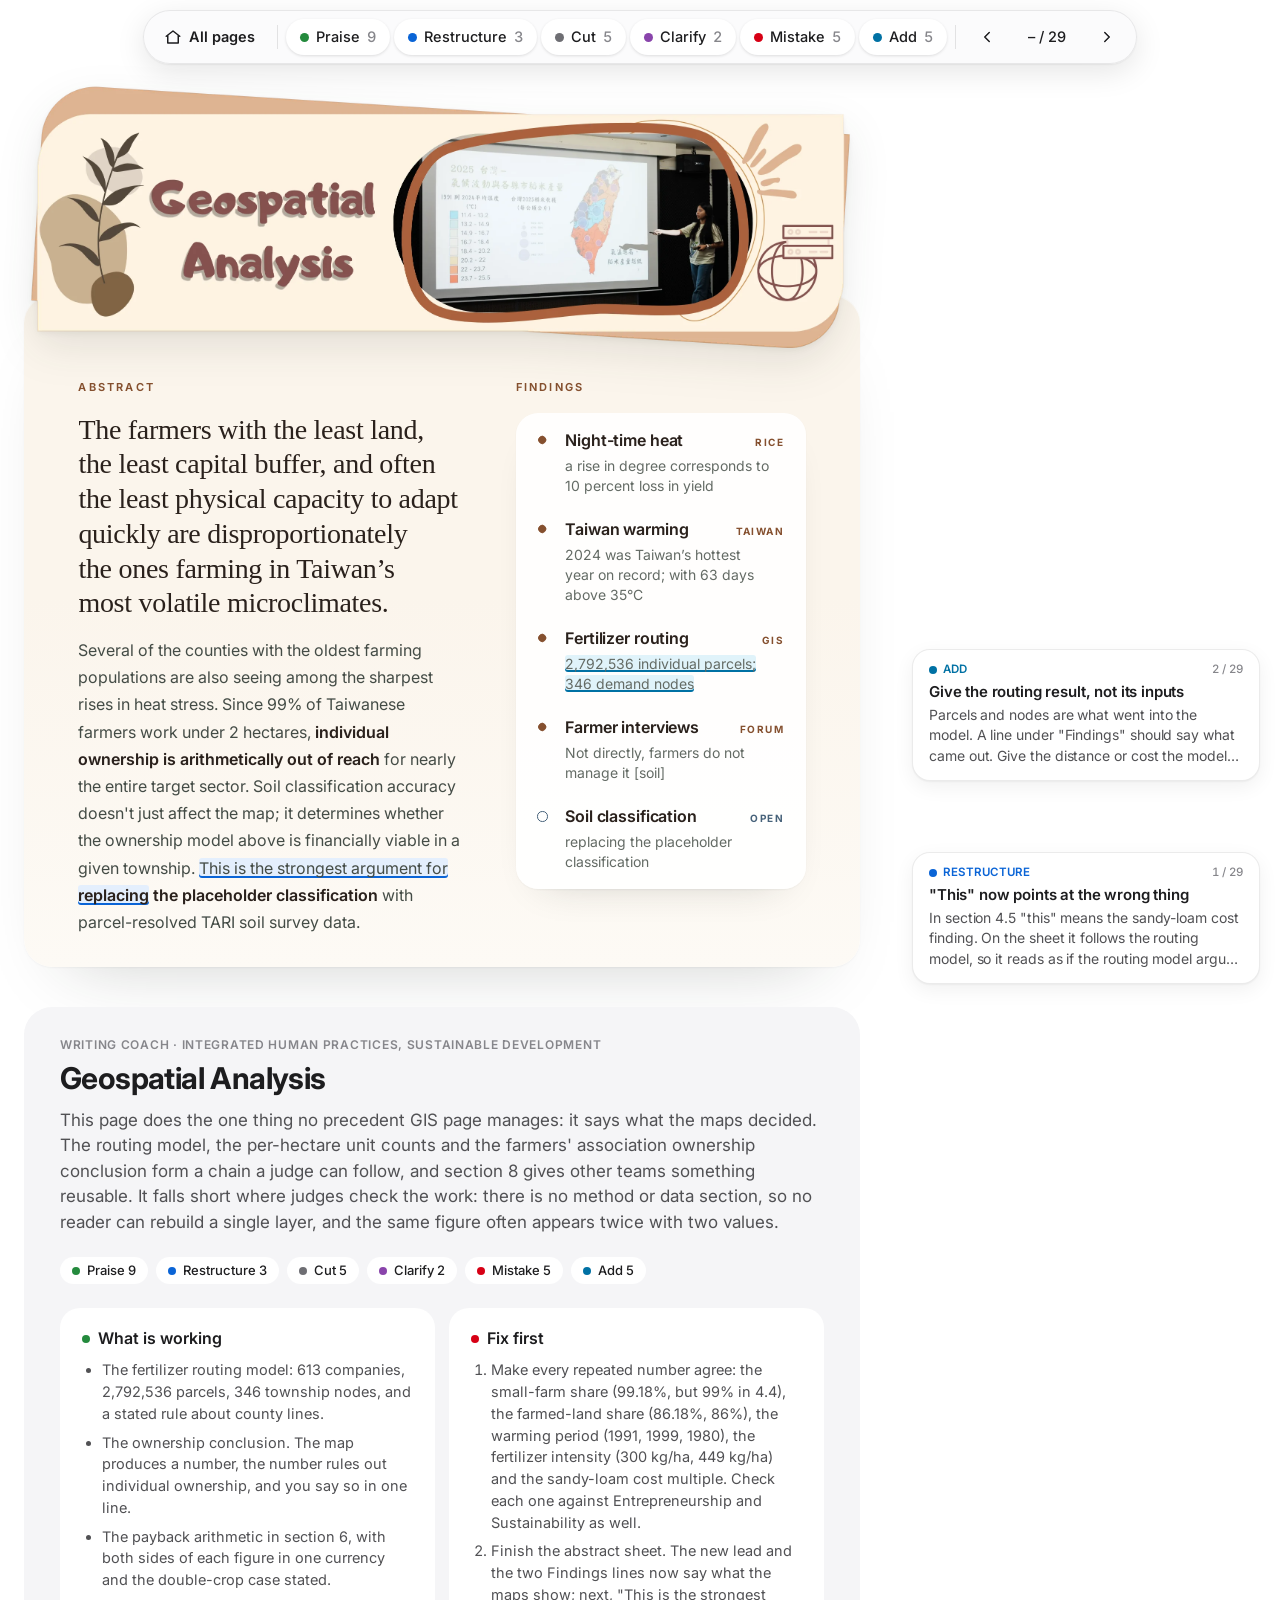
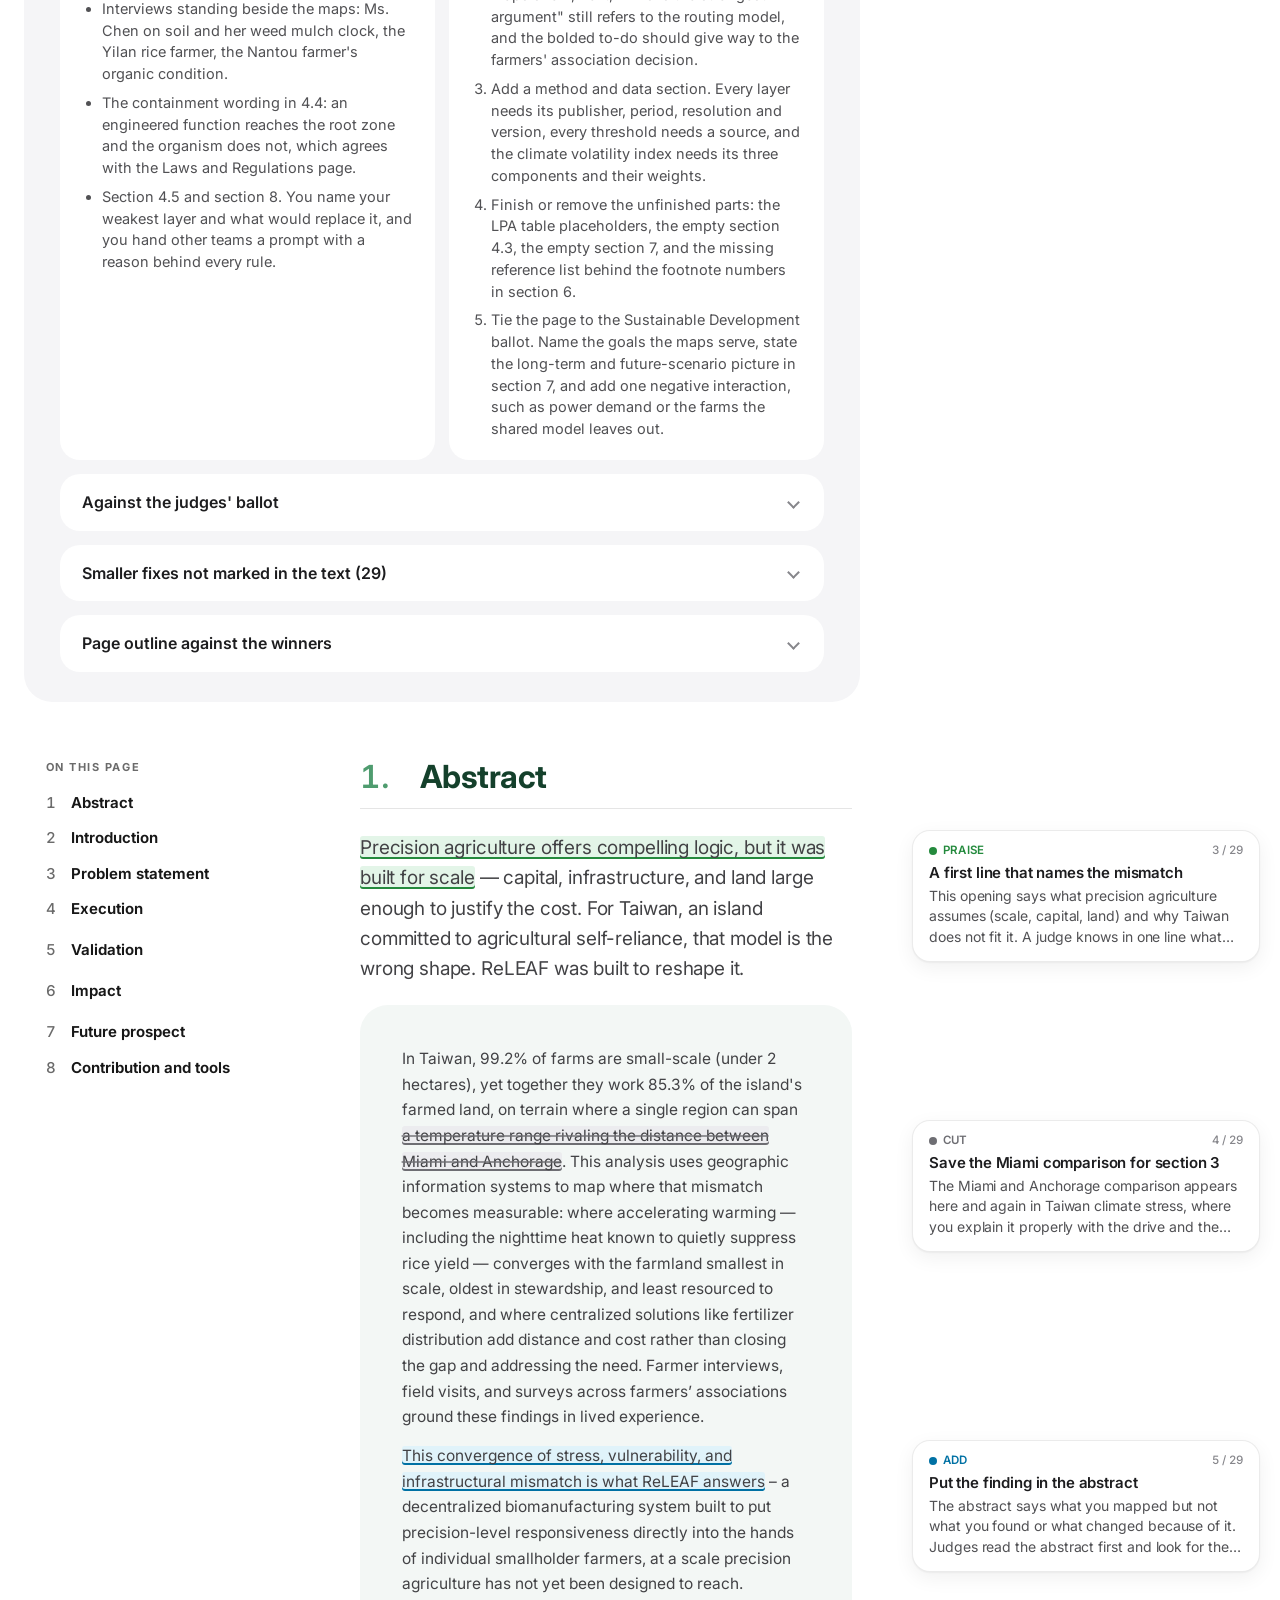
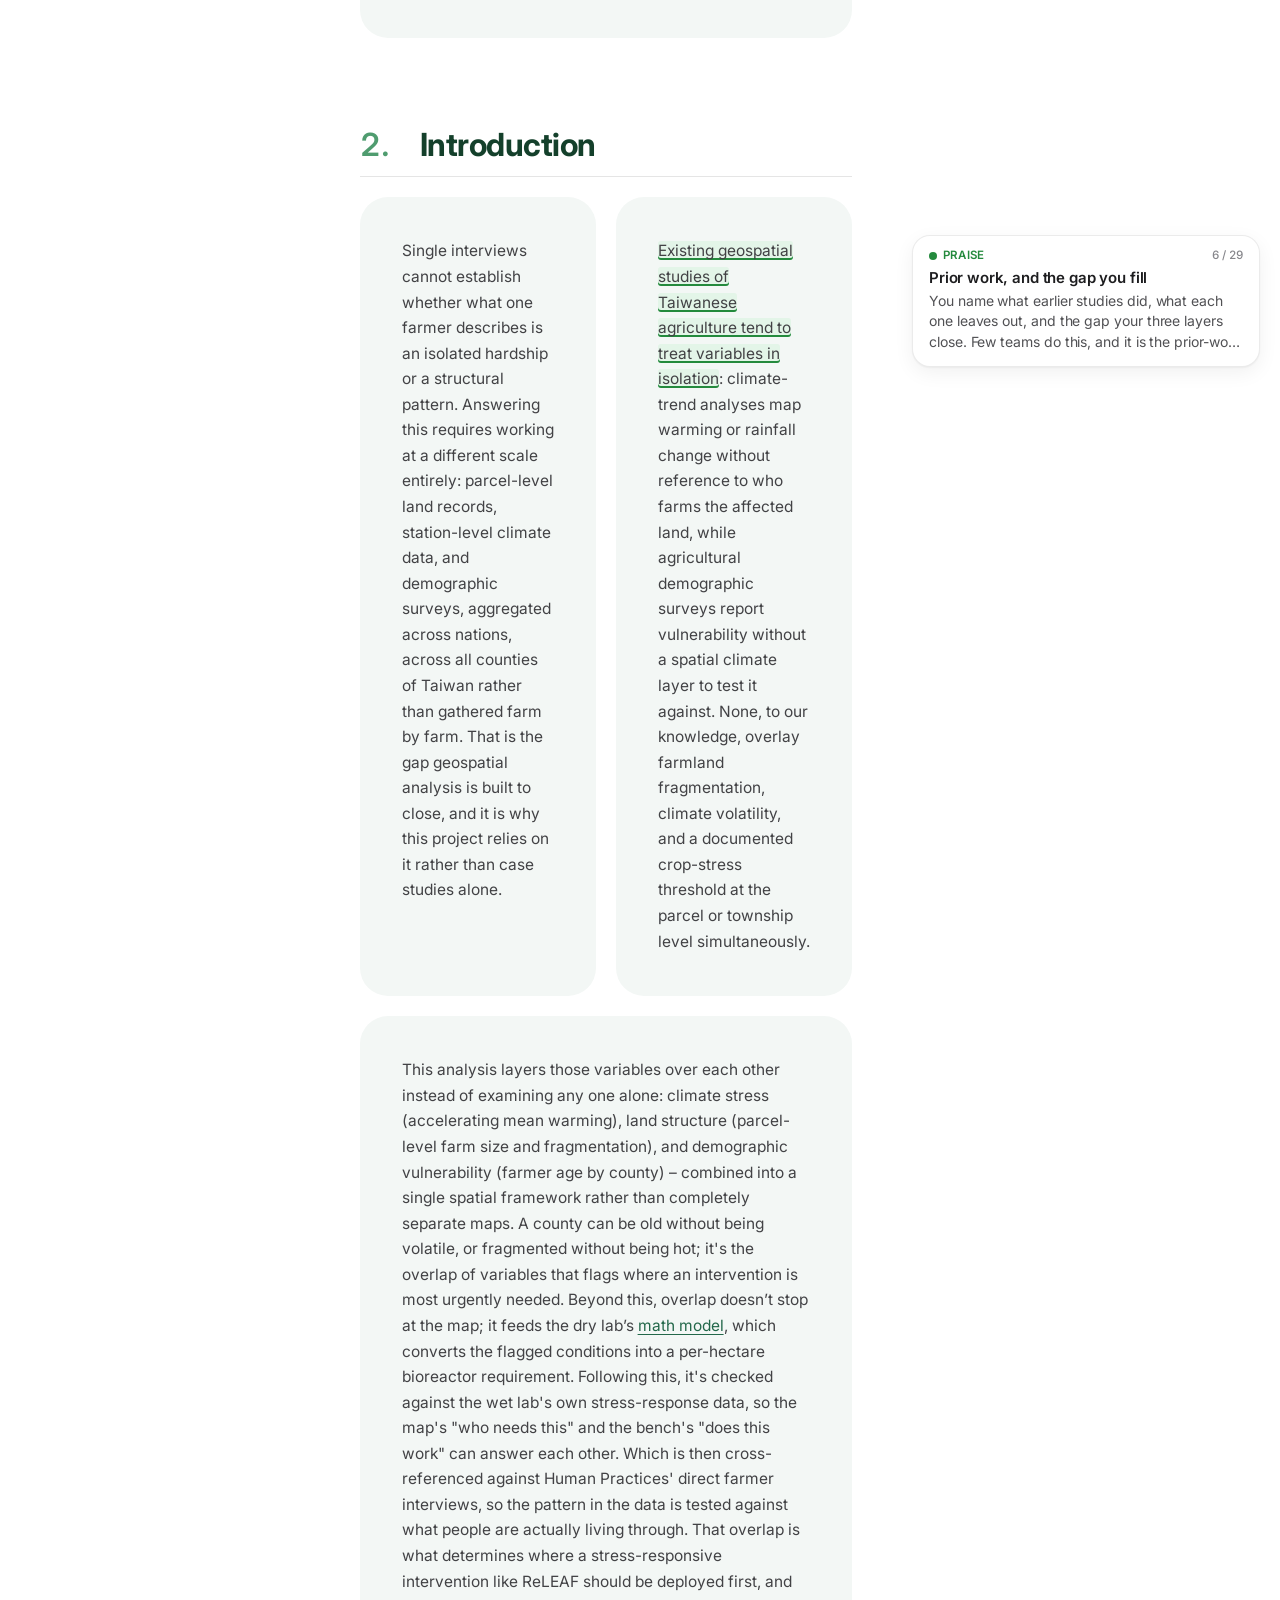
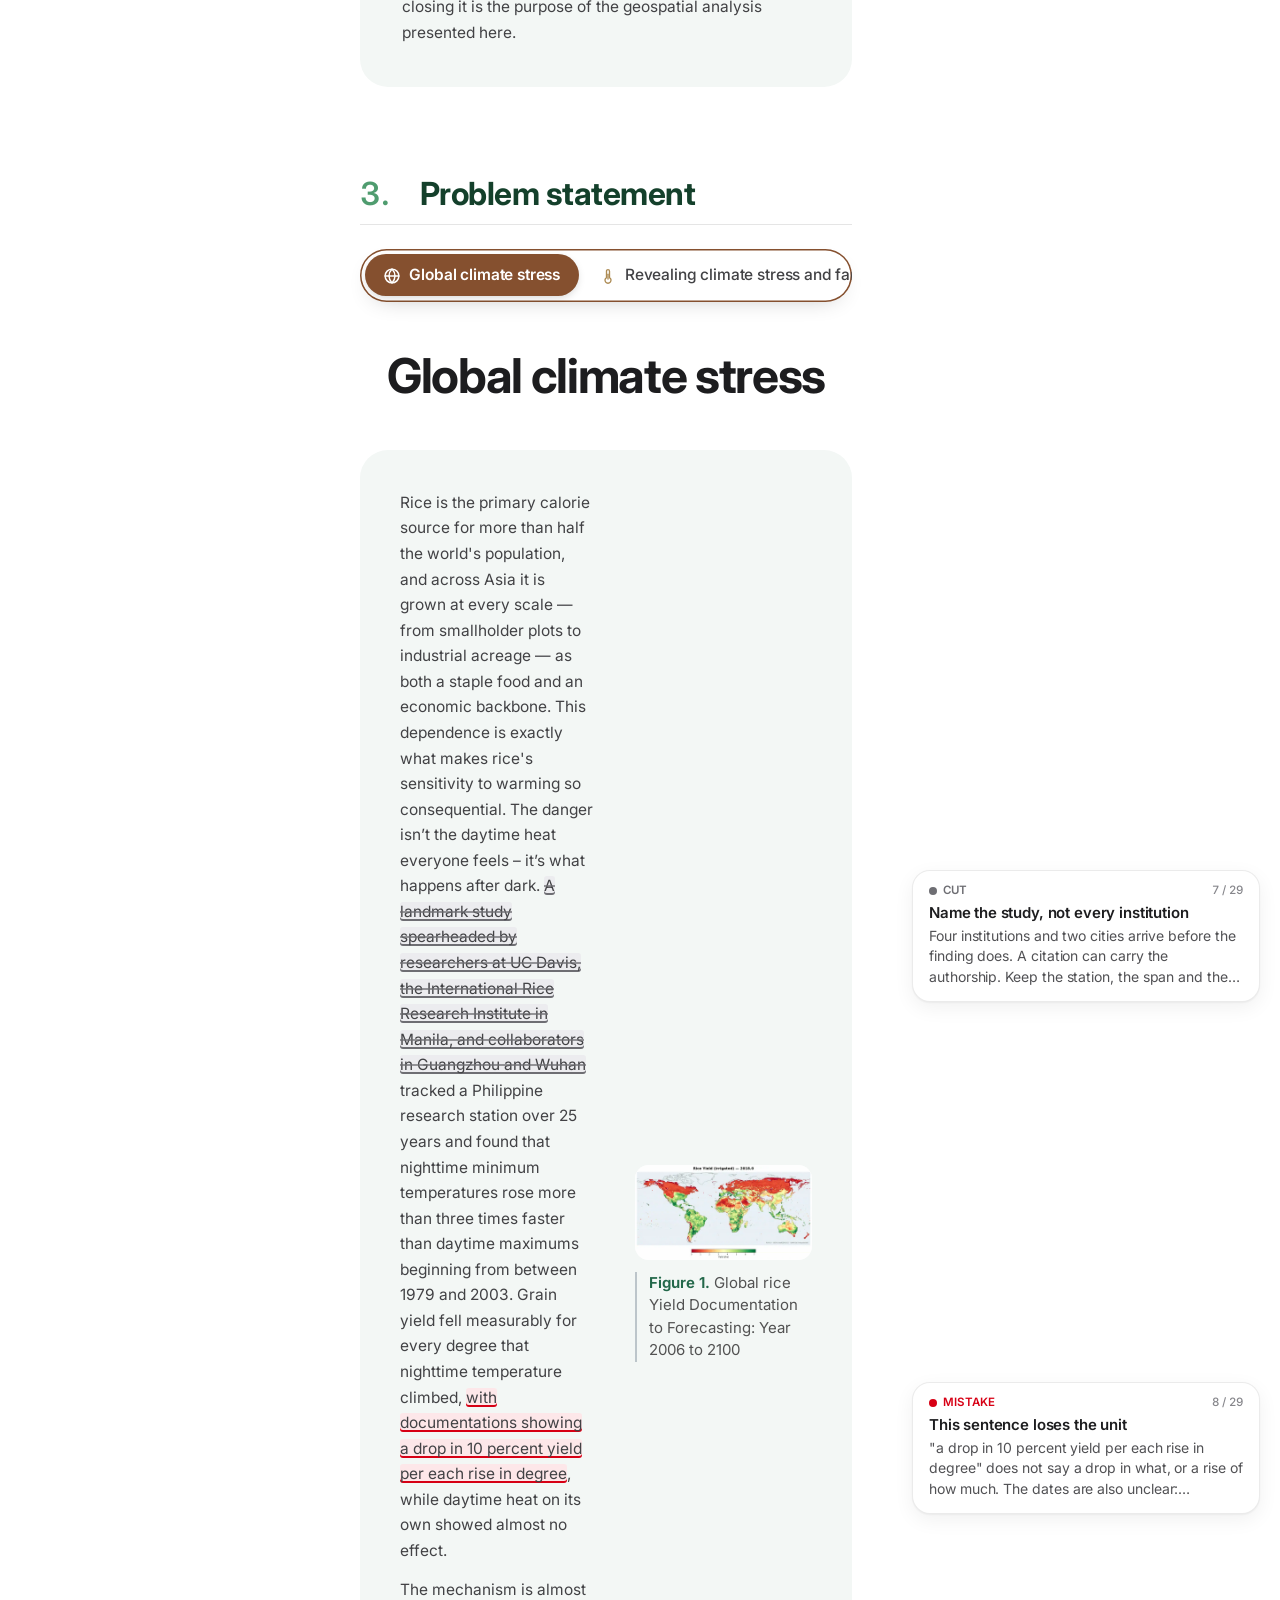
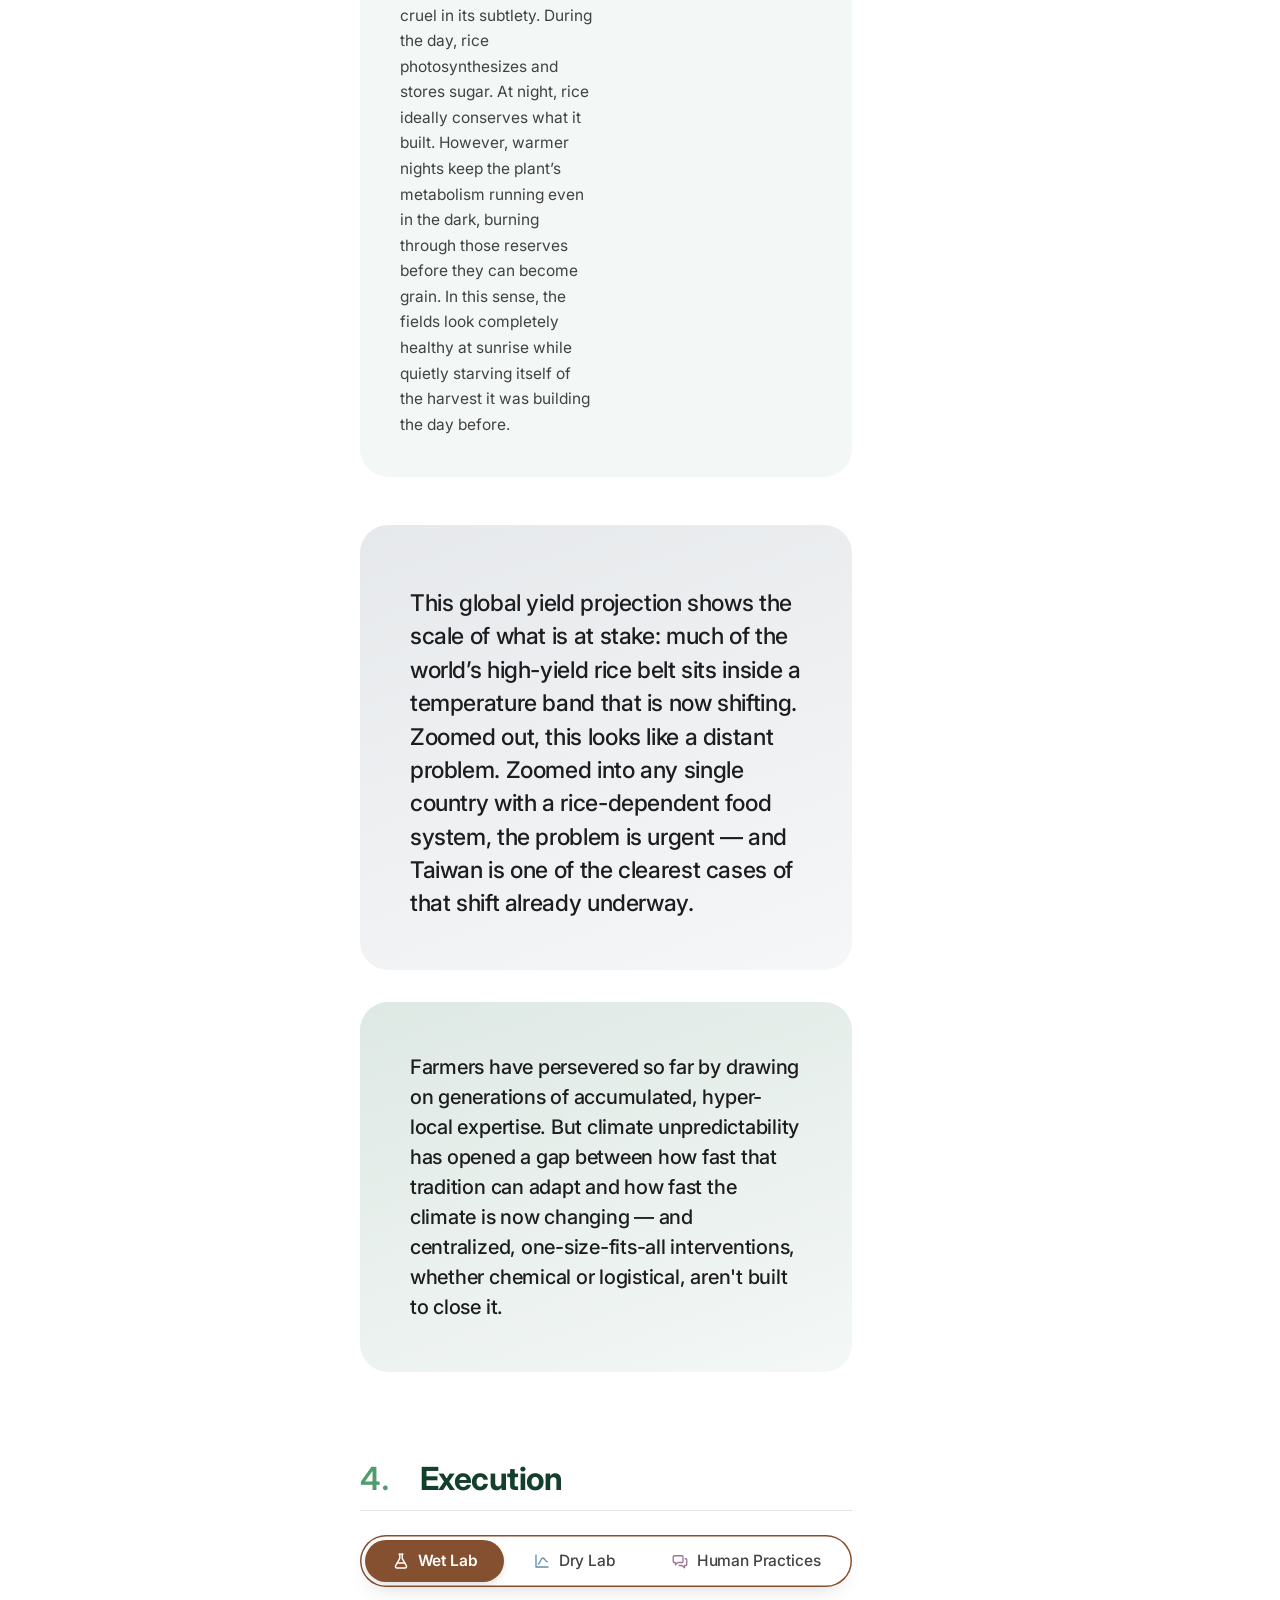
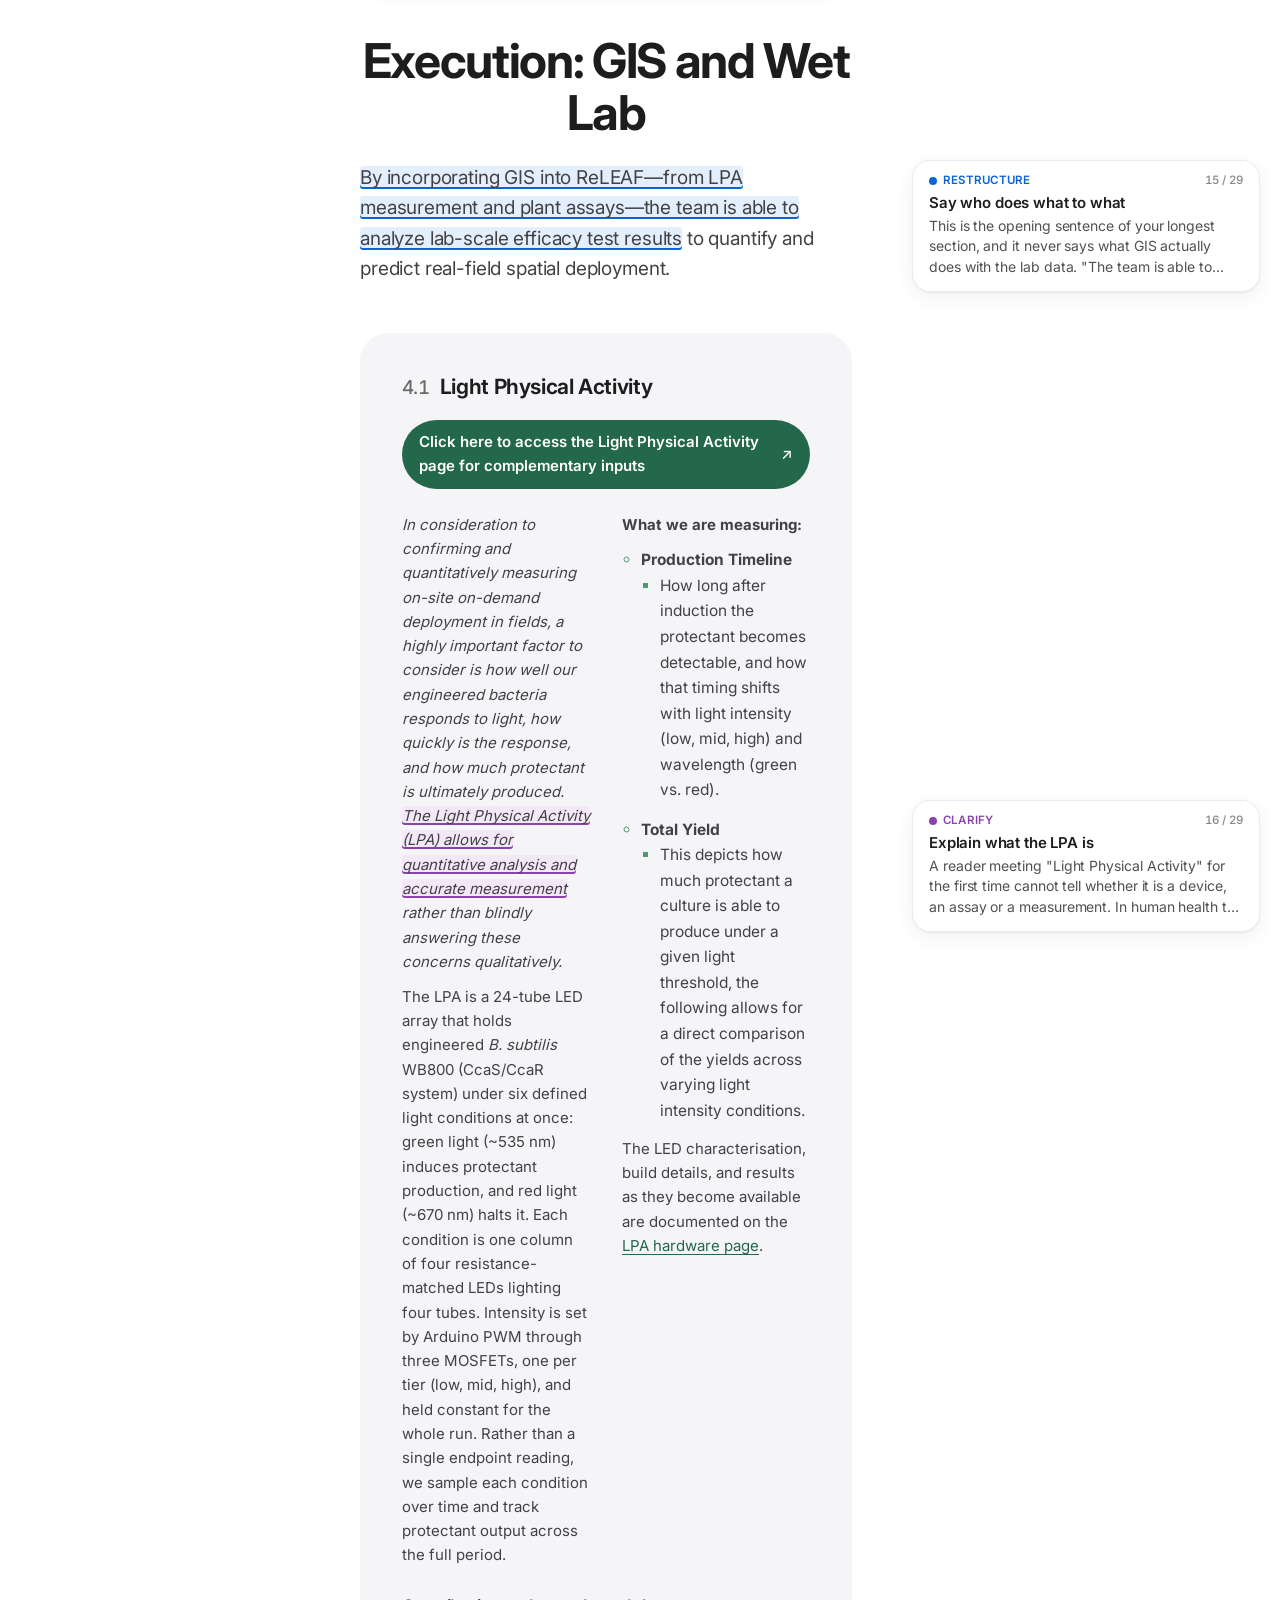
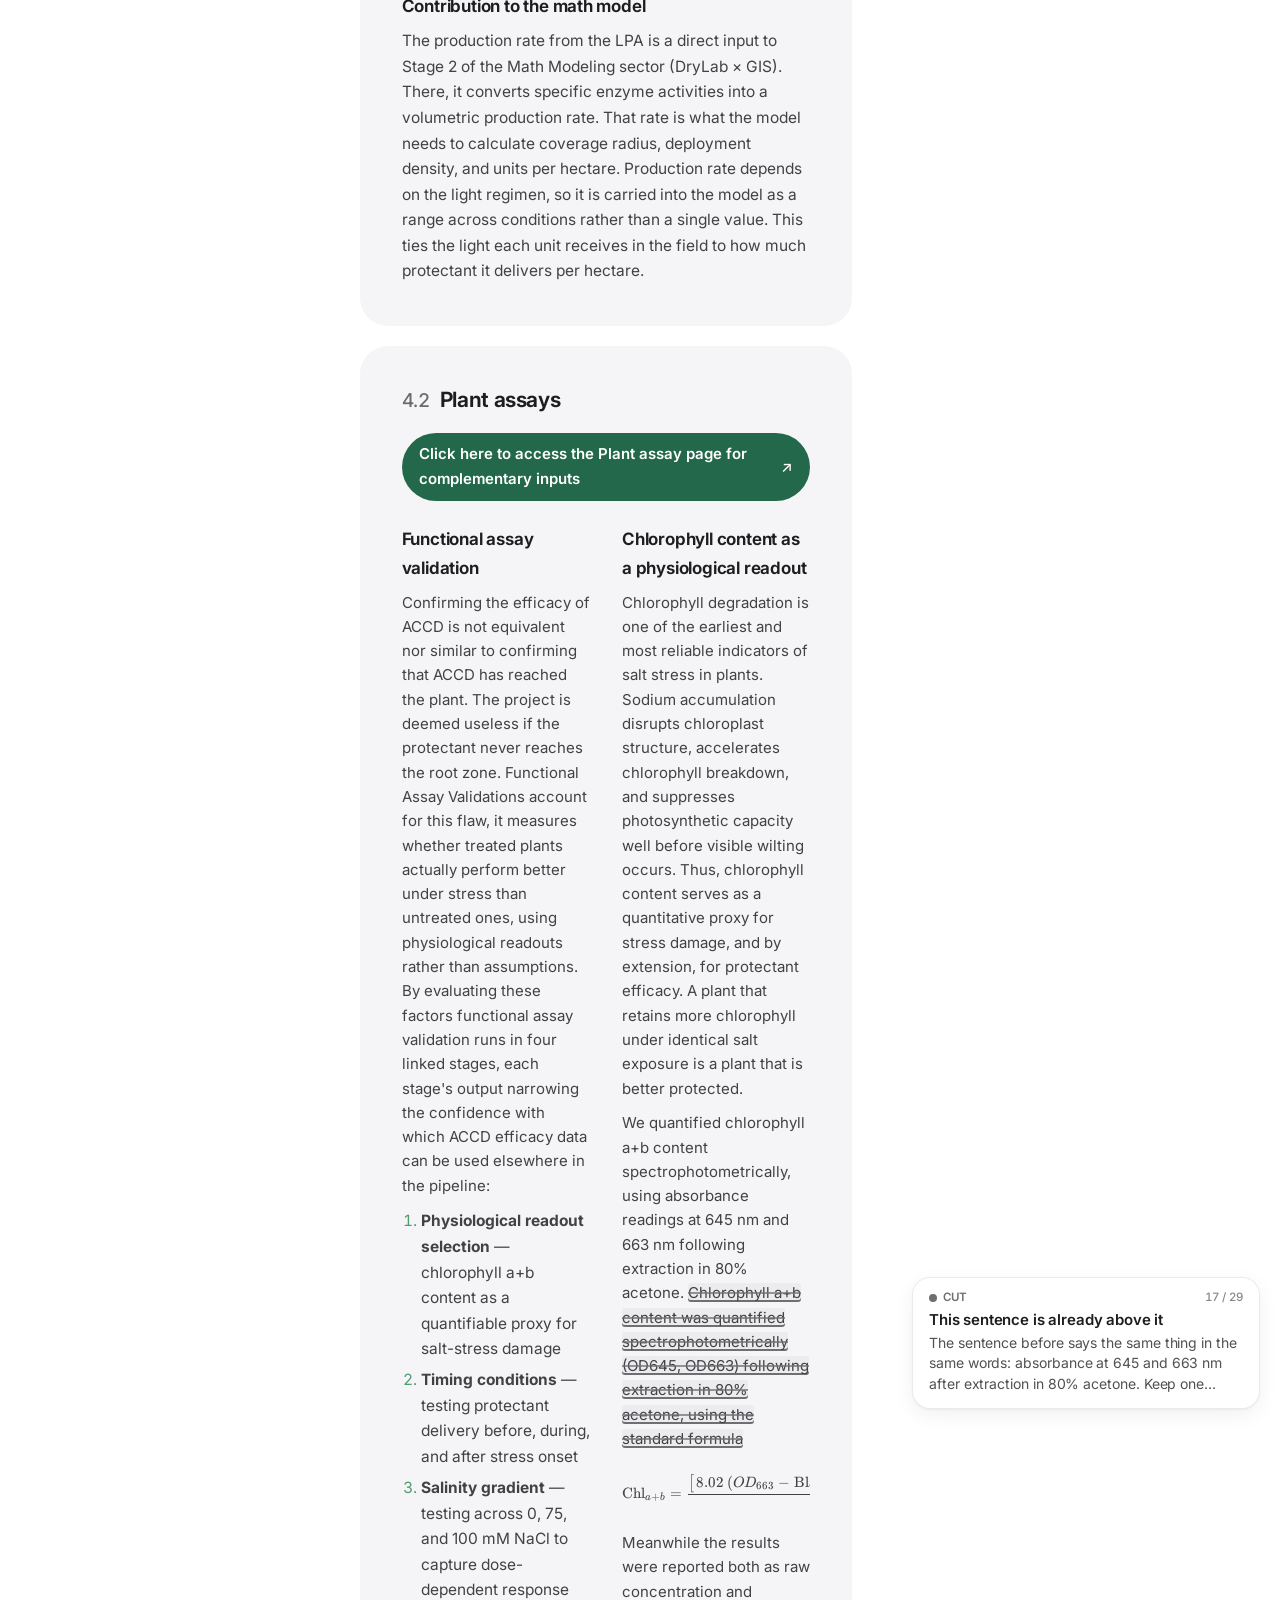
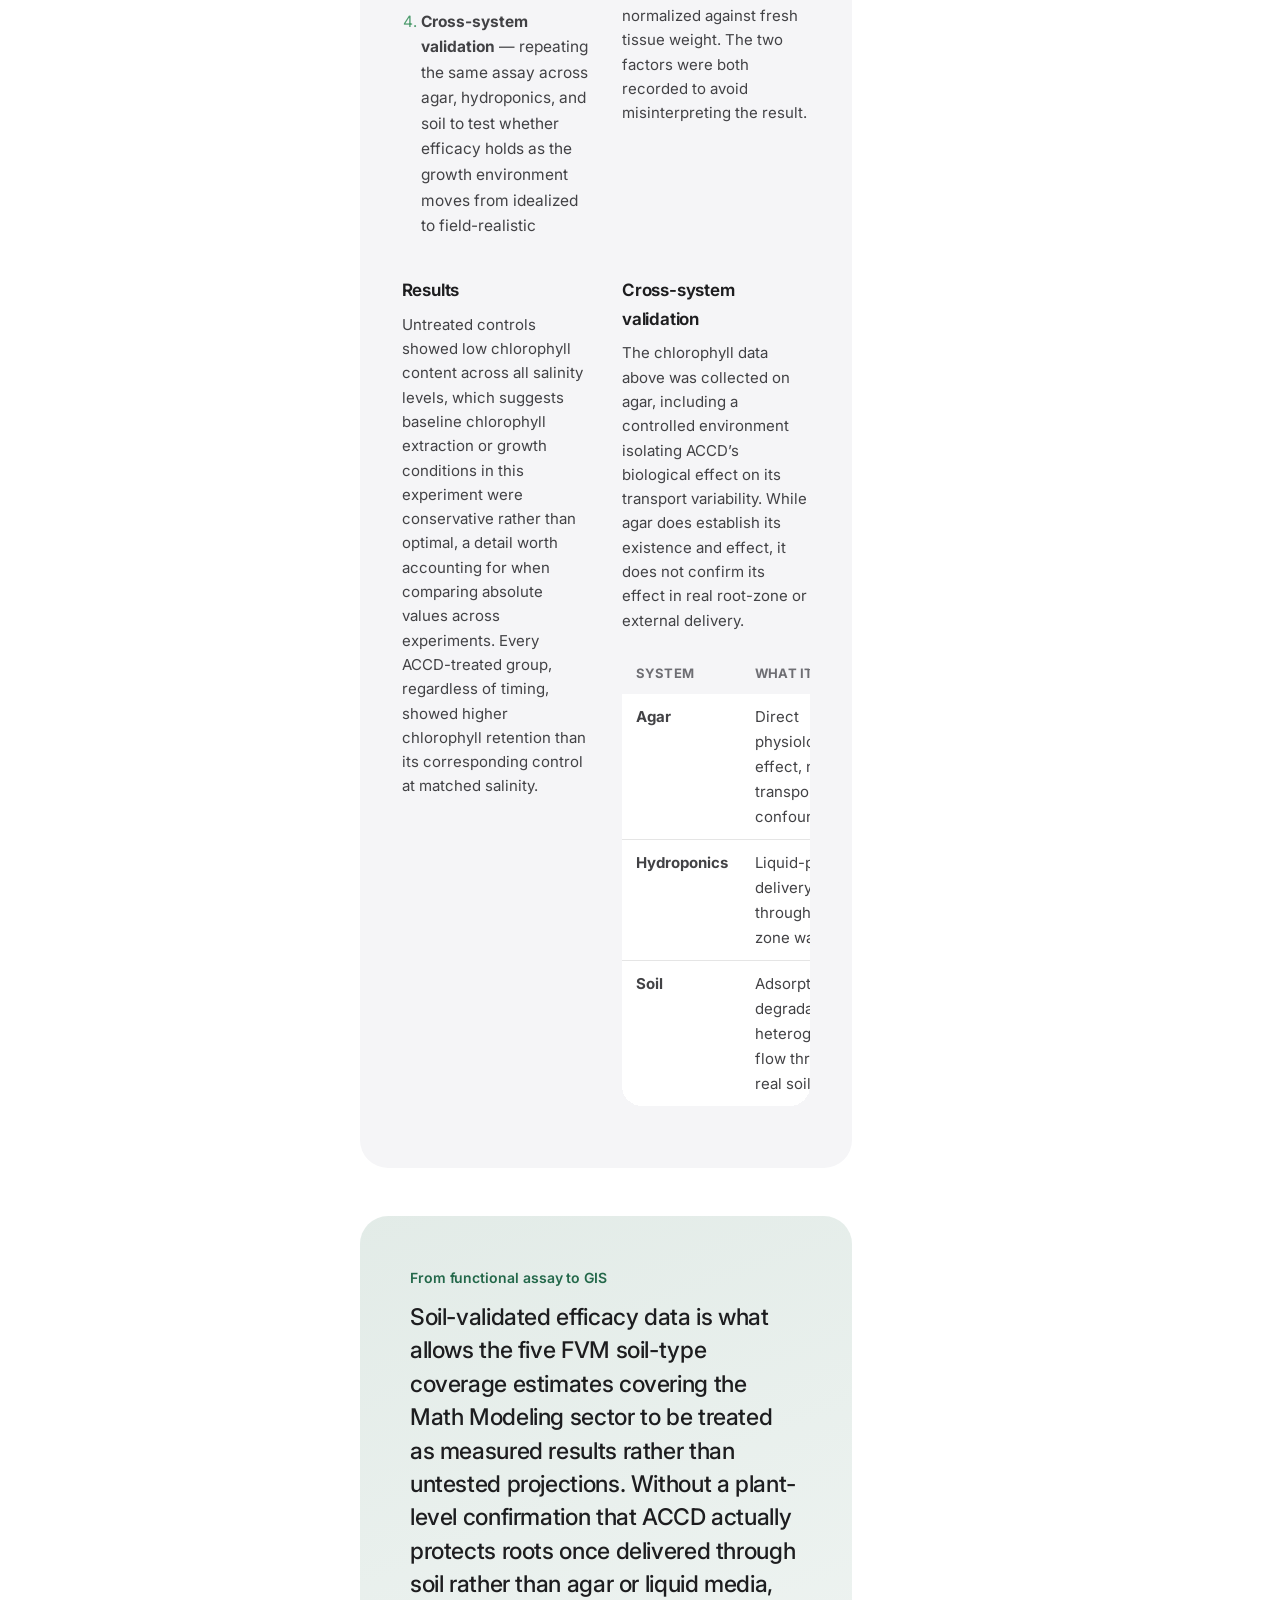
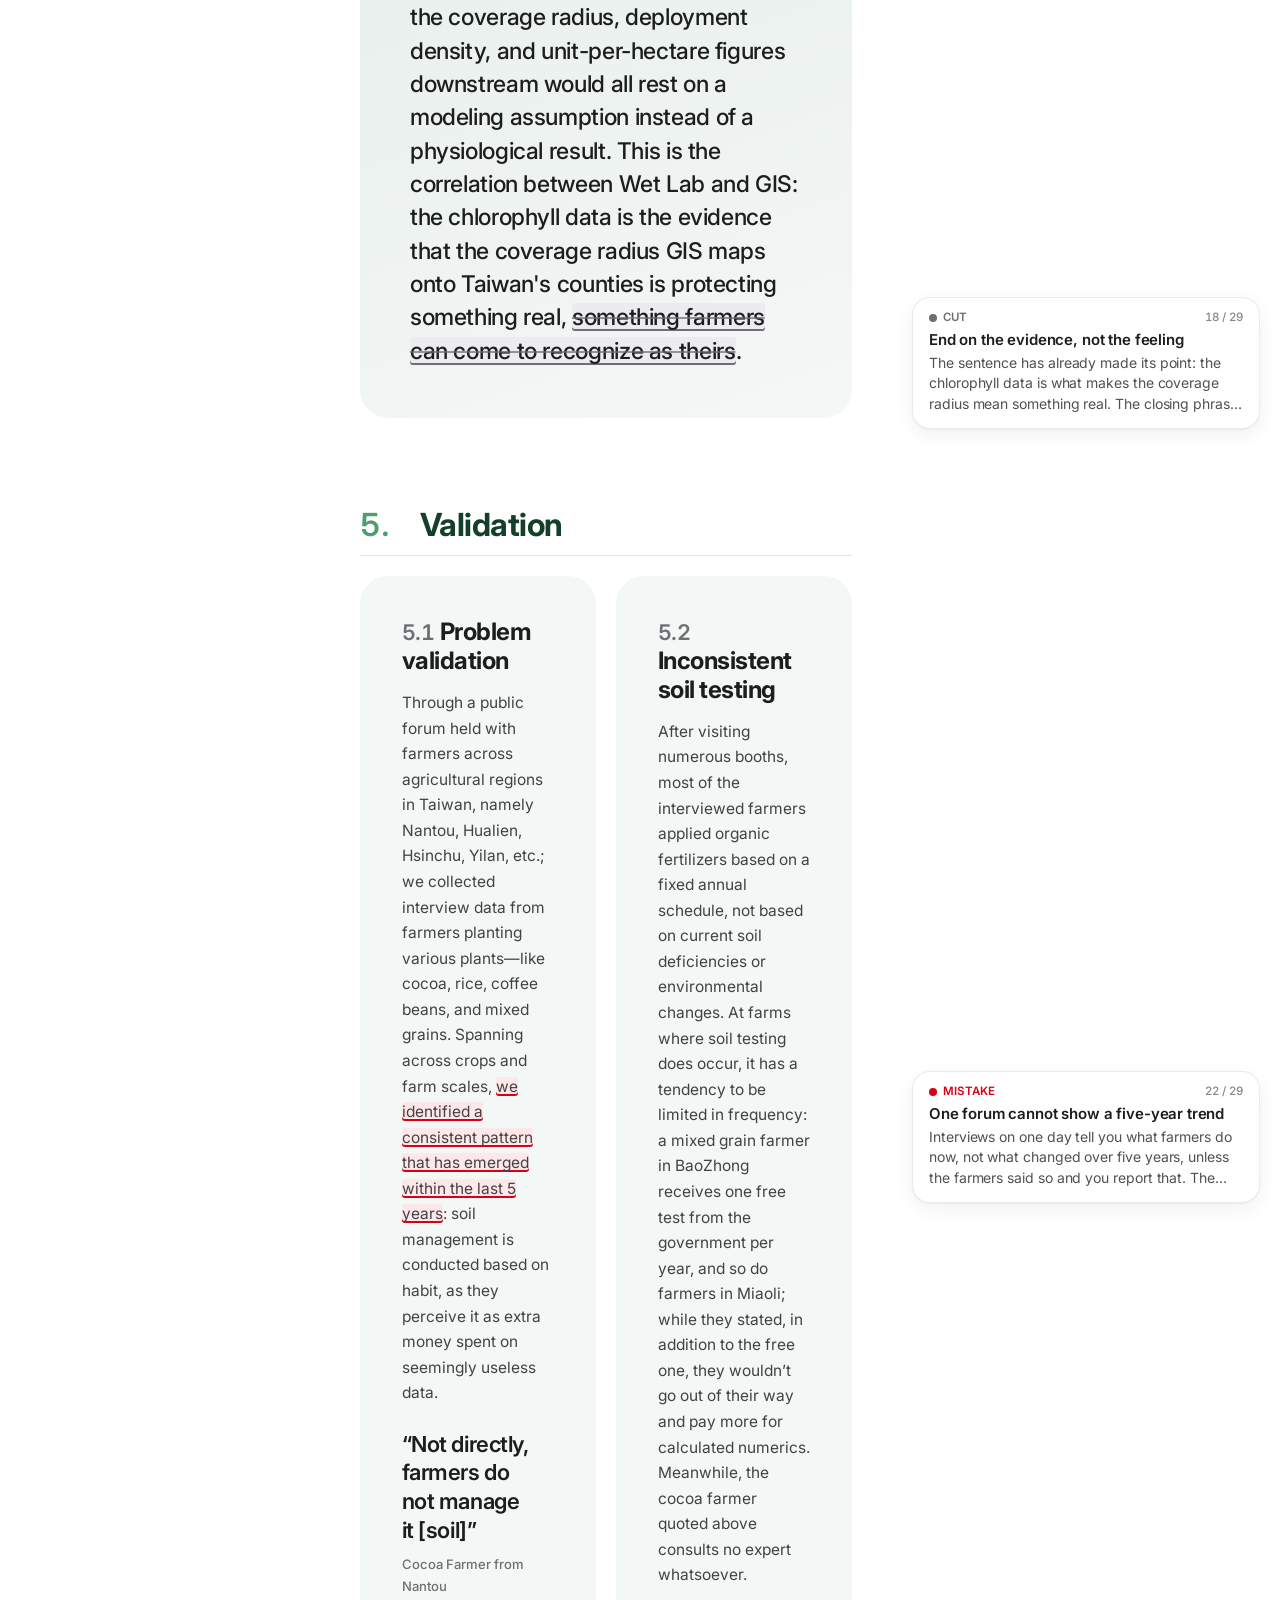
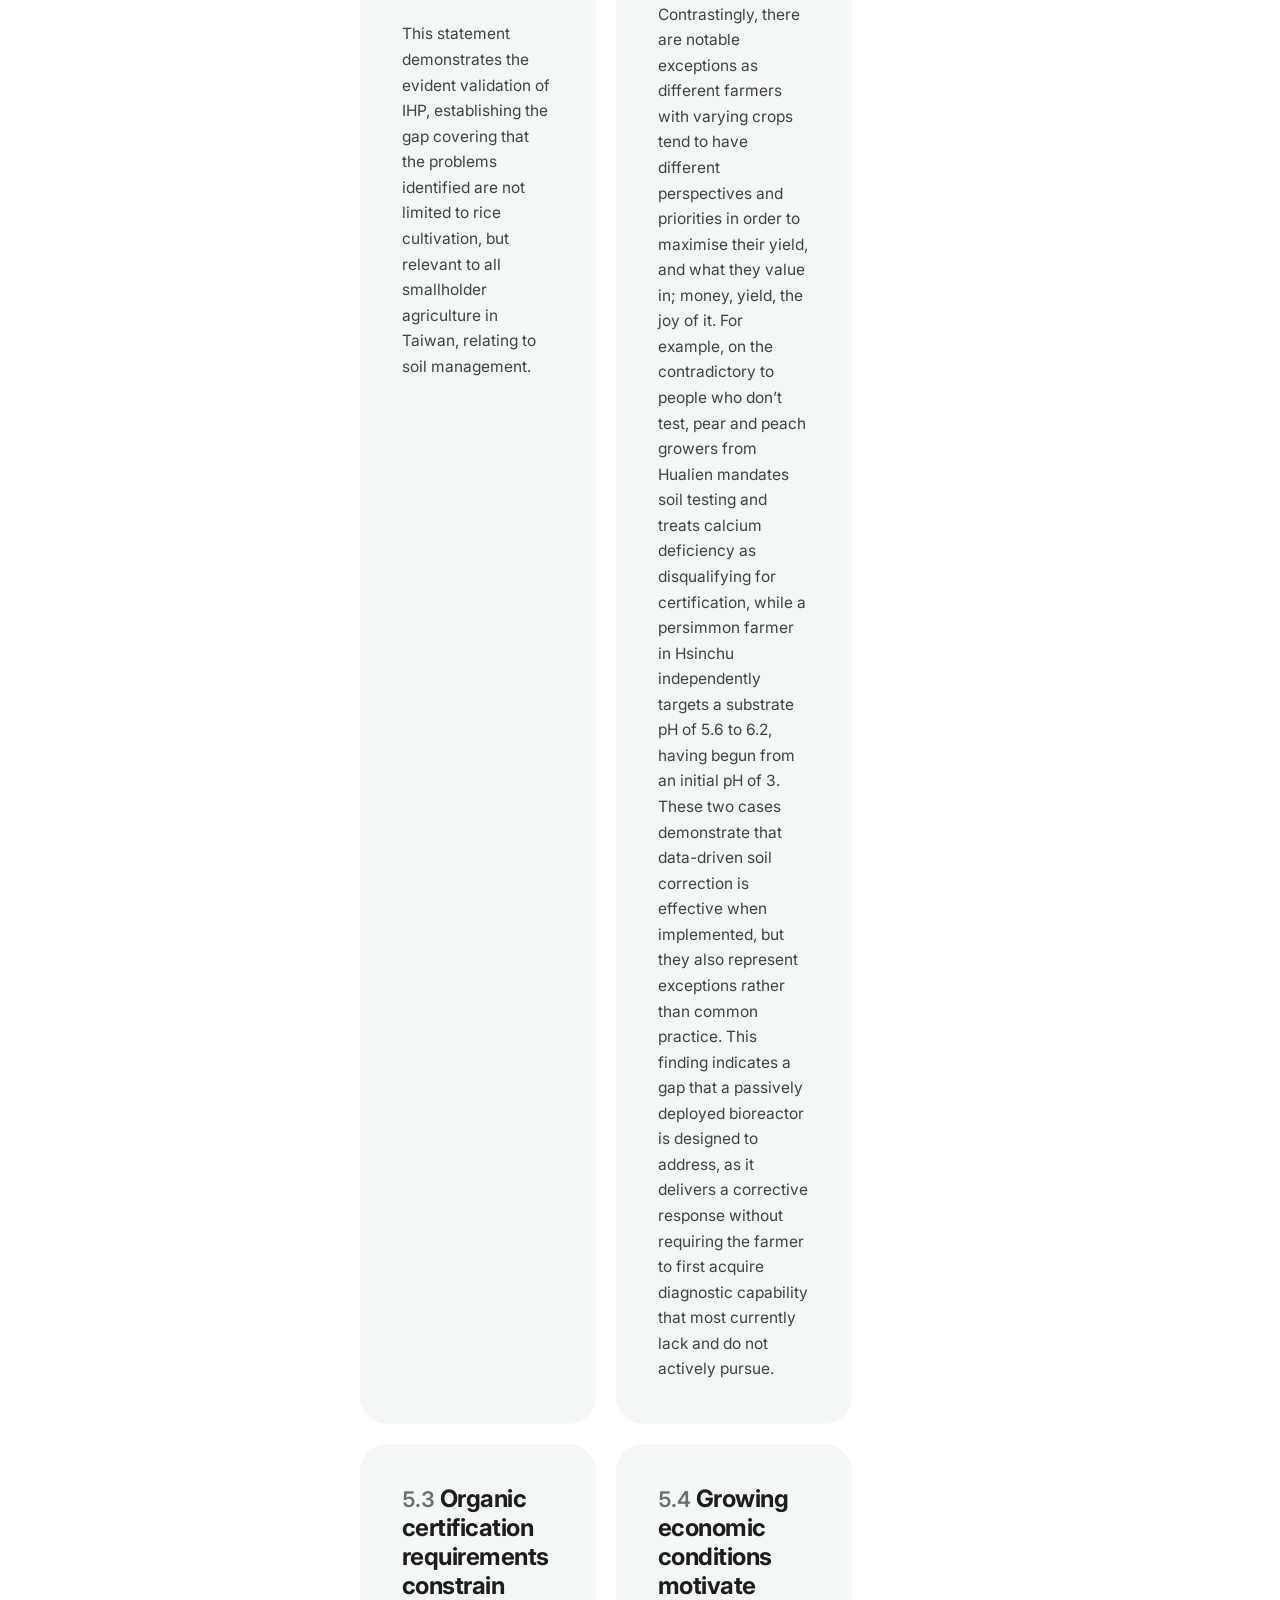
<file: docs/geospatial-analysis/index.html>
<!DOCTYPE html>
<html lang="en">
<head>
  <meta charset="utf-8" />
  <meta name="viewport" content="width=device-width, initial-scale=1" />
  <title>Geospatial Analysis | ReLEAF &middot; iGEM 2026</title>
  <meta name="description" content="Where warming, nighttime heat, small and ageing farms and a centralized fertilizer supply overlap in Taiwan, how many bioreactors each soil type needs, and whether the protection pays for itself." />
  <link rel="icon" href="../assets/img/logo.png" />
  <link rel="stylesheet" href="../assets/css/tokens.css" />
  <link rel="stylesheet" href="../assets/css/nav.css" />
  <link rel="stylesheet" href="../assets/css/page.css" />
  <link rel="stylesheet" href="../assets/vendor/katex/katex.min.css" />
  <link rel="stylesheet" href="../assets/css/engage.css?v=1010seg" />
  <link rel="stylesheet" href="gis.css?v=1010g" />
  <link rel="stylesheet" href="../assets/css/bannerhead.css?v=20261010b" />
  <link rel="stylesheet" href="../coach/coach.css?v=1013192532" />
</head>
<body class="engage gis">
<!--
  SOURCE. The 10 Oct 2026 "10:10 HP pages updates" delivery: "GIS Wiki_.docx"
  (9 Oct) and the "GIS Figures" folder. Student text only, verbatim from the
  docx, plus Olivia's 9 Oct writing-coach revisions where the docx passage is
  unchanged; no AI-written text on this page. The farm calculator comes from
  the students' HTML build ("ReLeaf_GIS_Wiki 3.zip", 12 Sep), the routing map
  from "Routing wiki.zip" (9 Oct).
-->

  <div id="site-nav" data-base="../" data-tab="engagement" data-page="geospatial-analysis"></div>
  <div class="sitenav-spacer"></div>

  <header class="bannerhead bannerhead--rest" data-tab="engagement">
    <h1 class="visually-hidden">Geospatial Analysis</h1>
    <div class="bannerhead__art">
      <img src="../assets/img/headers/geospatial-analysis.webp"
           srcset="../assets/img/headers/geospatial-analysis-w1200.webp 1200w, ../assets/img/headers/geospatial-analysis.webp 2253w"
           sizes="(max-width: 1280px) 100vw, 1280px"
           alt="Geospatial Analysis. A team member stands beside a projection screen at the public forum, pointing at a colour-coded map of Taiwan showing 1991 to 2024 mean temperature against county rice yields."
           width="2253" height="748" fetchpriority="high" />
    </div>
  </header>

  <section class="abstract abstract--sheet bannerhead" data-tab="engagement" aria-label="Summary">
    <div class="abstract__inner">
      <div class="abstract__story">
        <h2 class="abs-kicker">Abstract</h2>
        <p class="abstract__lead">The farmers with the least land, the least capital buffer, and often the least physical capacity to adapt quickly are disproportionately the ones farming in Taiwan’s most volatile microclimates.</p>
        <p class="abstract__body">Several of the counties with the oldest farming populations are also seeing among the sharpest rises in heat stress. Since 99% of Taiwanese farmers work under 2 hectares, <strong>individual ownership is arithmetically out of reach</strong> for nearly the entire target sector. Soil classification accuracy doesn't just affect the map; it determines whether the ownership model above is financially viable in a given township. This is the strongest argument for <strong>replacing the placeholder classification</strong> with parcel-resolved TARI soil survey data.</p>
      </div>
      <div class="abstract__outcomes">
        <h2 class="abs-kicker">Findings</h2>
        <ul class="abs-ledger">
          <li><a class="st-key" href="#global-climate-stress"><i></i><span class="abs-ledger__name">Night-time heat</span><span class="abs-st">Rice</span><span class="abs-ledger__text">a rise in degree corresponds to 10 percent loss in yield</span></a></li>
          <li><a class="st-key" href="#taiwan-climate-stress"><i></i><span class="abs-ledger__name">Taiwan warming</span><span class="abs-st">Taiwan</span><span class="abs-ledger__text">2024 was Taiwan&rsquo;s hottest year on record; with 63 days above 35&deg;C</span></a></li>
          <li><a class="st-key" href="#centralized-vs-decentralized"><i></i><span class="abs-ledger__name">Fertilizer routing</span><span class="abs-st">GIS</span><span class="abs-ledger__text">2,792,536 individual parcels; 346 demand nodes</span></a></li>
          <li><a class="st-key" href="#problem-validation"><i></i><span class="abs-ledger__name">Farmer interviews</span><span class="abs-st">Forum</span><span class="abs-ledger__text">Not directly, farmers do not manage it [soil]</span></a></li>
          <li><a class="st-open" href="#back-to-gis"><i></i><span class="abs-ledger__name">Soil classification</span><span class="abs-st">Open</span><span class="abs-ledger__text">replacing the placeholder classification</span></a></li>
        </ul>
      </div>
    </div>
  </section>

  <div class="pagewrap">
    <details class="toc" open>
      <summary>Contents</summary>
      <div class="toc__inner"><p class="toc__title">On this page</p></div>
    </details>

    <main class="pagebody">

      <!-- ================================================= OVERVIEW ===== -->
      <section class="sec" id="abstract">
        <h2>Abstract</h2>
        <div class="lede-c">
        <p class="lede">Precision agriculture offers compelling logic, but it was built for scale — capital, infrastructure, and land large enough to justify the cost. For Taiwan, an island committed to agricultural self-reliance, that model is the wrong shape. ReLEAF was built to reshape it.</p>
        </div>
        <div class="blk">
        <p>In Taiwan, 99.2% of farms are small-scale (under 2 hectares), yet together they work 85.3% of the island's farmed land, on terrain where a single region can span a temperature range rivaling the distance between Miami and Anchorage. This analysis uses geographic information systems to map where that mismatch becomes measurable: where accelerating warming — including the nighttime heat known to quietly suppress rice yield — converges with the farmland smallest in scale, oldest in stewardship, and least resourced to respond, and where centralized solutions like fertilizer distribution add distance and cost rather than closing the gap and addressing the need. Farmer interviews, field visits, and surveys across farmers’ associations ground these findings in lived experience.</p>
        <p>This convergence of stress, vulnerability, and infrastructural mismatch is what ReLEAF answers – a decentralized biomanufacturing system built to put precision-level responsiveness directly into the hands of individual smallholder farmers, at a scale precision agriculture has not yet been designed to reach.</p>
        </div>
      </section>

      <section class="sec" id="introduction">
        <h2>Introduction</h2>
        <div class="blks blks--2">
          <div class="blk">
        <p>Single interviews cannot establish whether what one farmer describes is an isolated hardship or a structural pattern. Answering this requires working at a different scale entirely: parcel-level land records, station-level climate data, and demographic surveys, aggregated across nations, across all counties of Taiwan rather than gathered farm by farm. That is the gap geospatial analysis is built to close, and it is why this project relies on it rather than case studies alone.</p>
          </div>
          <div class="blk">
        <p>Existing geospatial studies of Taiwanese agriculture tend to treat variables in isolation: climate-trend analyses map warming or rainfall change without reference to who farms the affected land, while agricultural demographic surveys report vulnerability without a spatial climate layer to test it against. None, to our knowledge, overlay farmland fragmentation, climate volatility, and a documented crop-stress threshold at the parcel or township level simultaneously.</p>
          </div>
        </div>
        <div class="blk">
        <p>This analysis layers those variables over each other instead of examining any one alone: climate stress (accelerating mean warming), land structure (parcel-level farm size and fragmentation), and demographic vulnerability (farmer age by county) – combined into a single spatial framework rather than completely separate maps. A county can be old without being volatile, or fragmented without being hot; it's the overlap of variables that flags where an intervention is most urgently needed. Beyond this, overlap doesn&rsquo;t stop at the map; it feeds the dry lab&rsquo;s <a href="../model/">math model</a>, which converts the flagged conditions into a per-hectare bioreactor requirement. Following this, it's checked against the wet lab's own stress-response data, so the map's "who needs this" and the bench's "does this work" can answer each other. Which is then cross-referenced against Human Practices' direct farmer interviews, so the pattern in the data is tested against what people are actually living through. That overlap is what determines where a stress-responsive intervention like ReLEAF should be deployed first, and closing it is the purpose of the geospatial analysis presented here.</p>
        </div>
      </section>

      <!-- ========================================== PROBLEM STATEMENT ===== -->
      <section class="sec" id="problem-statement">
        <h2>Problem statement</h2>
        <div class="rail rail--seg" data-rail data-rail-top>
          <div class="seg"><div class="rail__strip seg__track" role="tablist" aria-label="Problem statement">
            <button class="rail__btn seg__btn pl-1" role="tab" type="button" id="pt-global" aria-controls="pp-global" aria-selected="true"><svg class="seg__ico" viewBox="0 0 24 24" fill="none" stroke="currentColor" stroke-width="1.8" stroke-linecap="round" stroke-linejoin="round" aria-hidden="true" focusable="false"><circle cx="12" cy="12" r="8.5"/><path d="M3.5 12h17"/><path d="M12 3.5c2.5 2.6 3.7 5.4 3.7 8.5s-1.2 5.9-3.7 8.5c-2.5-2.6-3.7-5.4-3.7-8.5s1.2-5.9 3.7-8.5z"/></svg>Global climate stress</button>
            <button class="rail__btn seg__btn pl-3" role="tab" type="button" id="pt-taiwan" aria-controls="pp-taiwan" aria-selected="false"><svg class="seg__ico" viewBox="0 0 24 24" fill="none" stroke="currentColor" stroke-width="1.8" stroke-linecap="round" stroke-linejoin="round" aria-hidden="true" focusable="false"><path d="M10 14.2V5.5a2 2 0 0 1 4 0v8.7a4 4 0 1 1-4 0z"/><path d="M12 9.5v6.5"/></svg>Revealing climate stress and farmland</button>
            <button class="rail__btn seg__btn pl-4" role="tab" type="button" id="pt-demo" aria-controls="pp-demo" aria-selected="false"><svg class="seg__ico" viewBox="0 0 24 24" fill="none" stroke="currentColor" stroke-width="1.8" stroke-linecap="round" stroke-linejoin="round" aria-hidden="true" focusable="false"><circle cx="9" cy="8" r="3"/><path d="M3.5 19.5c.6-3.3 2.8-5.2 5.5-5.2s4.9 1.9 5.5 5.2"/><circle cx="17" cy="9" r="2.3"/><path d="M16 14.4c2.3-.2 4 1.4 4.6 4.4"/></svg>Agricultural demographics</button>
            <button class="rail__btn seg__btn pl-5" role="tab" type="button" id="pt-central" aria-controls="pp-central" aria-selected="false"><svg class="seg__ico" viewBox="0 0 24 24" fill="none" stroke="currentColor" stroke-width="1.8" stroke-linecap="round" stroke-linejoin="round" aria-hidden="true" focusable="false"><circle cx="12" cy="12" r="2.6"/><circle cx="4.8" cy="5.5" r="1.7"/><circle cx="19.2" cy="5.5" r="1.7"/><circle cx="4.8" cy="18.5" r="1.7"/><circle cx="19.2" cy="18.5" r="1.7"/><path d="M6.2 6.8l3.8 3.4M17.8 6.8L14 10.2M6.2 17.2l3.8-3.4M17.8 17.2L14 13.8"/></svg>Centralized vs. decentralized</button>
          </div></div>
          <div class="rail__panel chap pl-1" role="tabpanel" id="pp-global" aria-labelledby="pt-global">
            <header class="chap__hero">
        <h3 class="chap__title" data-no-toc id="global-climate-stress">Global climate stress</h3>
            </header>
            <div class="evs">
              <article class="ev">
                <div class="ev__text">
        <p>Rice is the primary calorie source for more than half the world's population, and across Asia it is grown at every scale — from smallholder plots to industrial acreage — as both a staple food and an economic backbone. This dependence is exactly what makes rice's sensitivity to warming so consequential. The danger isn’t the daytime heat everyone feels – it’s what happens after dark. A landmark study spearheaded by researchers at UC Davis, the International Rice Research Institute in Manila, and collaborators in Guangzhou and Wuhan tracked a Philippine research station over 25 years and found that nighttime minimum temperatures rose more than three times faster than daytime maximums beginning from between 1979 and 2003. Grain yield fell measurably for every degree that nighttime temperature climbed, with documentations showing a drop in 10 percent yield per each rise in degree, while daytime heat on its own showed almost no effect.</p>
        <p>The mechanism is almost cruel in its subtlety. During the day, rice photosynthesizes and stores sugar. At night, rice ideally conserves what it built. However, warmer nights keep the plant’s metabolism running even in the dark, burning through those reserves before they can become grain. In this sense, the fields look completely healthy at sunrise while quietly starving itself of the harvest it was building the day before.</p>
                </div>
        <figure class="fig">
          <img src="../assets/img/geospatial/anim-forecast-rice-yield.webp"
               alt="Animated world map of projected irrigated rice yield from 2006 to 2098, green for high yield and red for low, with the high-yield belt shrinking over the century."
               width="800" height="428" loading="lazy" />
          <figcaption><b>Figure 1.</b> Global rice Yield Documentation to Forecasting: Year 2006 to 2100</figcaption>
        </figure>
              </article>
            </div>
            <div class="chap__end">
        <p>This global yield projection shows the scale of what is at stake: much of the world’s high-yield rice belt sits inside a temperature band that is now shifting. Zoomed out, this looks like a distant problem. Zoomed into any single country with a rice-dependent food system, the problem is urgent — and Taiwan is one of the clearest cases of that shift already underway.</p>
            </div>
          </div>
          <div class="rail__panel chap pl-3" role="tabpanel" id="pp-taiwan" aria-labelledby="pt-taiwan">
            <header class="chap__hero">
        <h3 class="chap__title" data-no-toc id="taiwan-climate-stress">Revealing climate stress and farmland</h3>
              <div class="chap__intro">
        <p>Taiwan’s geographical and climate variability arguably makes the island’s farmers more vulnerable to agricultural stress. Taiwan is barely 400 kilometers long, yet it holds both a tropical and a subtropical climate. A three-hour drive from Kaohsiung to Jade Mountain crosses a temperature range of roughly 19ºC. This nearly matches the difference between Miami and Anchorage, two cities on opposite ends of a continent, 5,700 kilometers apart. In other words, most countries’ climate shift gradually across vast land areas; Taiwan’s can shift by double digits within an afternoon drive.</p>
              </div>
            </header>
            <div class="evs">
              <article class="ev">
                <div class="ev__text">
        <p>This compression extends underground as well. Ms. Chen, who has run a natural farm in northwest Taiwan for 25 years, put it simply in our interview:</p>
        <blockquote class="quote">
          <p>&ldquo;Even the world&rsquo;s top soil microbiology PhD doesn&rsquo;t fully understand Taiwan&rsquo;s soil&hellip; Earth has about 12 soil classification types, and Taiwan alone has 11 of them.&rdquo;</p>
        </blockquote>
        <p>All variability stacked together, rather than one broad agricultural tradition, Taiwan&rsquo;s farming knowledge has evolved into thousands of hyper-local, inherited practices, each tuned to a single slope or valley.</p>
                </div>
        <figure class="fig">
            <img src="../assets/img/geospatial/chen-farm-soil.webp"
                 alt="Ms. Chen crouching in a sunlit field beside a harvest basket, talking to two ReLEAF students who are crouched on either side of her, all three looking down at a patch of bare dark soil between them."
                 width="1200" height="675" loading="lazy" />
          </figure>
              </article>
              <article class="ev ev--flip">
        <figure class="fig fig--tall">
            <img src="../assets/img/geospatial/soil-variability.webp"
                 alt="Map of Taiwan titled High Soil Variability: there are 12 USDA soil orders, Taiwan has 11. Soil series are coloured over satellite imagery, from clay loam through loam, sandy loam and silt loam to silty clay, changing colour every few kilometres down the western plain."
                 width="1061" height="1500" loading="lazy" />
            <figcaption><b>Figure 2.</b> Soil variability.</figcaption>
          </figure>
                <div class="ev__text">
        <p>Figure 2 is the visual argument behind Ms. Chen&rsquo;s quote: soil shifts, soil type shifts block by block along the western plain, from alluvium to schist to mudstone. Thus, being in the same county doesn&rsquo;t assure similar planting methods. Consequently, a farming method tuned for one farmer can be the wrong answer for another.</p>
        <p>The underlying fragmentation innate to Taiwan is now colliding with a warming rate that continues to outpace tradition’s ability to adapt. For nearly a century, Taiwan’s average temperature crept upward by around 0.11ºC per decade – slow enough that a farmer could spend a lifetime farming and barely notice. Since 1991, that rate has nearly tripled to 0.29ºC per decade, with 2024 becoming Taiwan’s hottest year on record, with Taipei logging 63 days above 35ºC.</p>
                </div>
              </article>
              <article class="ev ev--media">
                <div class="ev__text">
        <p>The warming isn&rsquo;t uniform across Taiwan&rsquo;s counties, and neither is the consequence. Several regions with the sharpest temperature rise since 1980 also show the steepest contractions in rice-growing area relative to 2005. This serves as direct, county-level evidence that the warming trend and the shrinking of rice cultivation are moving together, not independently.</p>
                </div>
        <figure class="fig">
          <img src="../assets/img/geospatial/anim-heat-stress-rice-area-1980-2026.webp"
               alt="Two animated county maps of Taiwan side by side, year by year from 1980 to 2026: warming at each weather station since 1980 on the left, change in rice-growing area relative to 2005 on the right."
               width="2040" height="1140" loading="lazy" />
          <figcaption><b>Figure 3.</b> Increased Heat Stress Reduces Rice Crop Yield (1980-2026).</figcaption>
        </figure>
              </article>
              <article class="ev">
                <div class="ev__text">
        <p>When asked how she gets ahead of the dry season, Ms. Chen described laying dried weeds across her soil before the rains, so that morning dew catches in the weeds and soaks slowly into the ground beneath. This is a method built on a promise she has watched hold for years: soil treated this way could carry her plants for up to three weeks before she needed to check on them again. This is a &ldquo;clock&rdquo; built from decades of reading her exact plot of land.</p>
        <p>This clock is what causes climate change to reset day by day. A 2022 global study from researchers at the University of Texas at Austin, Hong Kong Polytechnic University, and Texas Tech University found that flash droughts — soil moisture collapsing in a matter of days — aren't necessarily becoming more frequent, but they are arriving significantly faster, with nearly half now developing within a single five-day window instead of unfolding over weeks. This means, when a drought that used to take three weeks to set in now takes closer to two, "right on schedule" quietly becomes "already too late.”</p>
                </div>
        <figure class="fig fig--tall">
          <img src="../assets/img/geospatial/night-temp-yield-2013-2016.webp"
               alt="Map of Taiwan titled Nighttime Temperatures and Rice Crop Yield Differences in Taiwan from 2013 to 2016. Counties are shaded by nighttime temperature (18:00 to 00:00) from blue at 20.5 °C to red at 27.3 °C, with white circles along the western plain sized by rice yield difference."
               width="1060" height="1500" loading="lazy" />
          <figcaption><b>Figure 4.</b> Taiwan County Night-Time Temperature vs. Rice Crop Yields.</figcaption>
        </figure>
              </article>
            </div>
            <div class="chap__end">
        <p>Figure 4 places several of the counties that anchor Taiwan's rice belt — including Yilan, on the northeast coast — inside that same high-risk nighttime-temperature band. It isn't an abstraction to the farmers working that band. At our public forum, a rice farmer from Yilan described a continuous shrink in harvest in the past few years, with the main culprits being anthracnose and rice blast, which are two fungal diseases that thrive under exactly the warm, humid conditions the nighttime-temperature data above is tracking. His field is a firsthand account of the same mechanism the global research describes.</p>
            </div>
          </div>
          <div class="rail__panel chap pl-4" role="tabpanel" id="pp-demo" aria-labelledby="pt-demo">
            <header class="chap__hero">
        <h3 class="chap__title" data-no-toc id="agricultural-demographics">Taiwan agricultural demographics</h3>
              <div class="chap__intro">
        <p>In Taiwan, 99.2% of farmers are small-scale farmers (&lt;&nbsp;2 hectares of land). While their average farm holds just 0.9 to 1.1 hectares, together, small-scale farmers hold up to 85.3% of Taiwan&rsquo;s arable land.</p>
        <p>The average Taiwanese farmer is 63.5 years old, and more than half of all farmers are over 65. Accurate, early response to crop stress has traditionally depended on someone who can walk a field and read it; yet, that skill is disappearing as the farming population ages.</p>
              </div>
            </header>
            <div class="evs">
              <article class="ev ev--media">
                <div class="ev__text">
        <p>Overlaying county-level farmer age against temperature change from 1999 to 2020 shows these two burdens are not independent: several of the counties with the oldest farming populations are also seeing among the sharpest rises in heat stress. This means the demographic least equipped to respond quickly is concentrated in the places where conditions are changing fastest.</p>
                </div>
        <figure class="fig">
            <img src="../assets/img/geospatial/farmer-age-heat-v2.webp"
                 alt="Map of Taiwan titled Correlation Between Average Age of Farmers in Taiwan and Amount of Heat Stress Experienced. Counties are shaded by average farmer age in 2016, from 55 years in pale yellow to 61 and over in dark blue, overlaid with dark red circles at weather stations sized by temperature change from 1991 to 2020."
                 width="1796" height="1295" loading="lazy" />
            <figcaption><b>Figure 5.</b> Average Age of Farmers vs. Heat Stress Intensity.</figcaption>
          </figure>
              </article>
              <article class="ev ev--flip">
        <figure class="fig fig--tall">
            <img src="../assets/img/geospatial/farmland-volatility-v2.webp"
                 alt="Portrait map of Taiwan titled Taiwan Farmland Distribution x Climate Volatility, with counties shaded by climate volatility index from dark blue at 0.38 to yellow at 0.93, overprinted with farmland parcels in red where under 2 hectares and blue where above. Red parcels dominate the western plain."
                 width="1207" height="1920" loading="lazy" />
            <figcaption><b>Figure 6.</b> Taiwan Parcel Farmlands x Climate Volatility.</figcaption>
          </figure>
                <div class="ev__text">
        <p>Figure 6 shapes the picture further. Small-scale farmland (red, under 2 hectares) clusters heavily along the western plain and southern regions – the same areas that overlap with higher climate volatility index bands. The farmers with the least land, the least capital buffer, and often the least physical capacity to adapt quickly are disproportionately the ones farming in Taiwan’s most volatile microclimates.</p>
                </div>
              </article>
            </div>
          </div>
          <div class="rail__panel chap pl-5" role="tabpanel" id="pp-central" aria-labelledby="pt-central">
            <header class="chap__hero">
        <h3 class="chap__title" data-no-toc id="centralized-vs-decentralized">Centralized vs. decentralized agriculture</h3>
            </header>
            <div class="evs">
              <article class="ev ev--media">
                <div class="ev__text">
        <p>Taiwan, at just 36,200 square kilometers, consumes more than 300 kilograms of fertilizer per hectare – compared to roughly 128 kilograms per hectare in the United States, a country 9.83 million square kilometers in size. Part of this gap comes down to spatial pressure: only about a quarter of Taiwan’s land is viable for agriculture, versus roughly two-fifths in the US. But fertilizer use scaled to compensate for land scarcity comes at a cost. While fertilizer has propped up yields, excessive application strains underground soil biology and degrades soil quality over time.</p>
        <p>Even against the world's most fertilizer-intensive economies, Taiwan sits in the highest consumption band. That's the signature of a uniform, centralized approach applied to conditions — recall the soil composition map above — that shifts from one soil type to the next within a matter of kilometers. A blanket fertilizer strategy is, by definition, poorly matched to a landscape this fragmented: it overcorrects in some regions and undershoots in others, because it was never built to respond to hyper-local variation in the first place.</p>
                </div>
        <figure class="fig">
          <img src="../assets/img/geospatial/fertilizer-global.webp"
               alt="World choropleth of fertilizer consumption in kilograms per hectare, pale pink to near-black, with an inset circle enlarging Taiwan in the darkest class alongside China, Japan and Malaysia."
               width="1600" height="869" loading="lazy" />
          <figcaption><b>Figure 8.</b> Global Comparative Fertilizer Consumption (Unit: Kilograms per Hectare).</figcaption>
        </figure>
              </article>
            </div>
            <div class="folds">
              <details class="fold">
                <summary>Figure 7. Taiwan&rsquo;s Annual Fertilizer Consumption Breakdown</summary>
                <div class="fold__body">
        <figure class="fig">
          <div class="tablewrap">
            <table class="data">
              <thead><tr><th scope="col">Year</th><th scope="col">Fertilizer applied (tonnes, product weight)</th><th scope="col">Nutrient intensity (kg N+P+K/ha)</th><th scope="col">Nitrogen (t)</th><th scope="col">Phosphorus (t)</th><th scope="col">Potassium (t)</th><th scope="col">Value (NT$ million)</th></tr></thead>
              <tbody>
                <tr><td>2011</td><td class="num">1,105,732</td><td class="num">581</td><td class="num">179,562</td><td class="num">63,968</td><td class="num">98,531</td><td class="num">11,666</td></tr>
                <tr><td>2012</td><td class="num">1,111,123</td><td class="num">589</td><td class="num">182,412</td><td class="num">65,039</td><td class="num">99,587</td><td class="num">12,737</td></tr>
                <tr><td>2013</td><td class="num">1,048,134</td><td class="num">591</td><td class="num">177,578</td><td class="num">66,558</td><td class="num">104,124</td><td class="num">11,382</td></tr>
                <tr><td>2014</td><td class="num">1,075,700</td><td class="num"><i>flagged&dagger;</i></td><td class="num"><i>flagged&dagger;</i></td><td class="num"><i>flagged&dagger;</i></td><td class="num"><i>flagged&dagger;</i></td><td class="num">9,670</td></tr>
                <tr><td>2015</td><td class="num">1,001,517</td><td class="num">555</td><td class="num">169,206</td><td class="num">62,654</td><td class="num">95,175</td><td class="num">10,165</td></tr>
                <tr><td>2016</td><td class="num">1,009,286</td><td class="num">571</td><td class="num">171,896</td><td class="num">65,210</td><td class="num">99,078</td><td class="num">9,024</td></tr>
                <tr><td>2017</td><td class="num">939,829</td><td class="num">531</td><td class="num">161,988</td><td class="num">60,233</td><td class="num">90,311</td><td class="num">8,840</td></tr>
                <tr><td>2018</td><td class="num">955,406</td><td class="num">530</td><td class="num">159,478</td><td class="num">59,737</td><td class="num">92,879</td><td class="num">8,238</td></tr>
                <tr><td>2019</td><td class="num">878,520</td><td class="num"><i>flagged&dagger;</i></td><td class="num"><i>flagged&dagger;</i></td><td class="num">55,952</td><td class="num">87,952</td><td class="num">7,969</td></tr>
                <tr><td>2020</td><td class="num">926,444</td><td class="num">531</td><td class="num">158,339</td><td class="num">58,825</td><td class="num">95,728</td><td class="num">8,330</td></tr>
                <tr><td>2021</td><td class="num">839,365</td><td class="num">474</td><td class="num">142,818</td><td class="num">52,337</td><td class="num">84,171</td><td class="num">7,480</td></tr>
                <tr><td>2022</td><td class="num">818,736</td><td class="num">463</td><td class="num">138,476</td><td class="num">52,385</td><td class="num">82,018</td><td class="num">7,854</td></tr>
                <tr><td>2023</td><td class="num">772,084</td><td class="num">441</td><td class="num">131,310</td><td class="num">50,095</td><td class="num">78,528</td><td class="num">7,581</td></tr>
                <tr><td>2024</td><td class="num">800,434</td><td class="num">453</td><td class="num">134,365</td><td class="num">51,101</td><td class="num">81,393</td><td class="num">7,597</td></tr>
                <tr><td>2025</td><td class="num">792,963</td><td class="num">449</td><td class="num">133,041</td><td class="num">50,742</td><td class="num">80,586</td><td class="num">7,994</td></tr>
              </tbody>
            </table>
          </div>
          <figcaption><b>Figure 7.</b> Taiwan&rsquo;s Annual Fertilizer Consumption Breakdown.</figcaption>
        </figure>
                </div>
              </details>
            </div>
            <div class="lede-c">
        <p>That centralization problem isn't just chemical — it's logistical. To quantify it, we built a nationwide GIS routing model connecting every one of Taiwan's 613 registered fertilizer companies to real farmland: 2,792,536 individual parcels, aggregated by township into 346 demand nodes covering roughly 743,500 hectares of arable land. Each company is routed only to farmland inside its own county, using live road-network distance rather than straight-line distance — the model won't let a company shortcut to a closer field across a county line, because that's not how actual distribution works.</p>
            </div>
        <figure class="fig fig--live fig--dark">
          <div class="fig__load" data-slot style="background-image:url(../assets/img/geospatial/routing-still-v2.webp)">
            <button type="button" data-src="routing/" data-title="Interactive map: Taiwan fertilizer companies routed to township farmland nodes">Load the interactive map</button>
          </div>
          <figcaption><b>Figure 9.</b> Fertilizer and Agrochemical Footprint from Corporation to Farms. <a href="routing/" target="_blank" rel="noopener">Open it full screen</a></figcaption>
        </figure>
            <div class="chap__end">
        <p>Even under this best-case, same-county assumption, the model shows that centralized fertilizer production still has to travel: every kilogram makes a real trip along real roads before it reaches a real field, adding cost, time, and emissions that a farm averaging under 1.1 hectares absorbs disproportionately relative to its output. A production model that instead manufactures the protectant on-site — at the scale of a single farm or a shared township reactor — removes that shipping step entirely. There's no freight distance to close, because there's no freight.</p>
            </div>
          </div>
        </div>
        <div class="end">
        <p>Farmers have persevered so far by drawing on generations of accumulated, hyper-local expertise. But climate unpredictability has opened a gap between how fast that tradition can adapt and how fast the climate is now changing — and centralized, one-size-fits-all interventions, whether chemical or logistical, aren't built to close it.</p>
        </div>
      </section>

      <!-- ============================================== EXECUTION ===== -->
      <section class="sec" id="execution">
        <h2>Execution</h2>
        <div class="rail rail--seg" data-rail data-rail-top>
          <div class="seg"><div class="rail__strip seg__track" role="tablist" aria-label="Execution">
            <button class="rail__btn seg__btn pl-2" role="tab" type="button" id="xt-wet" aria-controls="wet-lab" aria-selected="true"><svg class="seg__ico" viewBox="0 0 24 24" fill="none" stroke="currentColor" stroke-width="1.8" stroke-linecap="round" stroke-linejoin="round" aria-hidden="true" focusable="false"><path d="M9.5 3.5h5"/><path d="M10.5 3.5v5.3L5.3 18a1.8 1.8 0 0 0 1.6 2.6h10.2a1.8 1.8 0 0 0 1.6-2.6l-5.2-9.2V3.5"/><path d="M7.6 14.5h8.8"/></svg>Wet Lab</button>
            <button class="rail__btn seg__btn pl-5" role="tab" type="button" id="xt-dry" aria-controls="dry-lab" aria-selected="false"><svg class="seg__ico" viewBox="0 0 24 24" fill="none" stroke="currentColor" stroke-width="1.8" stroke-linecap="round" stroke-linejoin="round" aria-hidden="true" focusable="false"><path d="M4 4v16h16"/><path d="M7 16c2.4 0 3-8 6-8s3.2 5 6 5"/></svg>Dry Lab</button>
            <button class="rail__btn seg__btn pl-4" role="tab" type="button" id="xt-hp" aria-controls="human-practices" aria-selected="false"><svg class="seg__ico" viewBox="0 0 24 24" fill="none" stroke="currentColor" stroke-width="1.8" stroke-linecap="round" stroke-linejoin="round" aria-hidden="true" focusable="false"><path d="M4.5 5h10a1.5 1.5 0 0 1 1.5 1.5v6a1.5 1.5 0 0 1-1.5 1.5H9.5L6 17v-3H4.5A1.5 1.5 0 0 1 3 12.5v-6A1.5 1.5 0 0 1 4.5 5z"/><path d="M19 9h.5A1.5 1.5 0 0 1 21 10.5v6a1.5 1.5 0 0 1-1.5 1.5H18v3l-3.5-3H11"/></svg>Human Practices</button>
          </div></div>
          <div class="rail__panel chap pl-2" role="tabpanel" id="wet-lab" aria-labelledby="xt-wet">
            <header class="chap__hero">
        <h3 class="chap__title" data-no-toc>Execution: GIS and Wet Lab</h3>
              <div class="chap__intro">
        <p>By incorporating GIS into ReLEAF—from LPA measurement and plant assays—the team is able to analyze lab-scale efficacy test results to quantify and predict real-field spatial deployment.</p>
              </div>
            </header>
            <ol class="chain">
              <li class="node"><article class="card">
        <h3 class="card__name" id="light-physical-activity">Light Physical Activity</h3>
        <p class="golink-row"><a class="golink" href="../hardware/diopal/">Click here to access the Light Physical Activity page for complementary inputs</a></p>
                <div class="card__cols">
                  <div>
        <p><i>In consideration to confirming and quantitatively measuring on-site on-demand deployment in fields, a highly important factor to consider is how well our engineered bacteria responds to light, how quickly is the response, and how much protectant is ultimately produced. The Light Physical Activity (LPA) allows for quantitative analysis and accurate measurement rather than blindly answering these concerns qualitatively.</i></p>
        <p>The LPA is a 24-tube LED array that holds engineered <i>B. subtilis</i> WB800 (CcaS/CcaR system) under six defined light conditions at once: green light (~535 nm) induces protectant production, and red light (~670 nm) halts it. Each condition is one column of four resistance-matched LEDs lighting four tubes. Intensity is set by Arduino PWM through three MOSFETs, one per tier (low, mid, high), and held constant for the whole run. Rather than a single endpoint reading, we sample each condition over time and track protectant output across the full period.</p>
                  </div>
                  <div>
        <p><b>What we are measuring:</b></p>
        <ul>
          <li><b>Production Timeline</b>
            <ul><li>How long after induction the protectant becomes detectable, and how that timing shifts with light intensity (low, mid, high) and wavelength (green vs. red).</li></ul>
          </li>
          <li><b>Total Yield</b>
            <ul><li>This depicts how much protectant a culture is able to produce under a given light threshold, the following allows for a direct comparison of the yields across varying light intensity conditions.</li></ul>
          </li>
        </ul>
        <p>The LED characterisation, build details, and results as they become available are documented on the <a href="../hardware/diopal/">LPA hardware page</a>.</p>
                  </div>
                </div>
        <h4>Contribution to the math model</h4>
        <p>The production rate from the LPA is a direct input to Stage 2 of the Math Modeling sector (DryLab × GIS). There, it converts specific enzyme activities into a volumetric production rate. That rate is what the model needs to calculate coverage radius, deployment density, and units per hectare. Production rate depends on the light regimen, so it is carried into the model as a range across conditions rather than a single value. This ties the light each unit receives in the field to how much protectant it delivers per hectare.</p>
              </article></li>
              <li class="node"><article class="card">
        <h3 class="card__name" id="plant-assays">Plant assays</h3>
        <p class="golink-row"><a class="golink" href="../plant/">Click here to access the Plant assay page for complementary inputs</a></p>
                <div class="card__cols">
                  <div>
        <h4>Functional assay validation</h4>
        <p>Confirming the efficacy of ACCD is not equivalent nor similar to confirming that ACCD has reached the plant. The project is deemed useless if the protectant never reaches the root zone. Functional Assay Validations account for this flaw, it measures whether treated plants actually perform better under stress than untreated ones, using physiological readouts rather than assumptions. By evaluating these factors functional assay validation runs in four linked stages, each stage's output narrowing the confidence with which ACCD efficacy data can be used elsewhere in the pipeline:</p>
        <ol>
          <li><b>Physiological readout selection</b> &mdash; chlorophyll a+b content as a quantifiable proxy for salt-stress damage</li>
          <li><b>Timing conditions</b> &mdash; testing protectant delivery before, during, and after stress onset</li>
          <li><b>Salinity gradient</b> &mdash; testing across 0, 75, and 100 mM NaCl to capture dose-dependent response</li>
          <li><b>Cross-system validation</b> &mdash; repeating the same assay across agar, hydroponics, and soil to test whether efficacy holds as the growth environment moves from idealized to field-realistic</li>
        </ol>
                  </div>
                  <div>
        <h4>Chlorophyll content as a physiological readout</h4>
        <p>Chlorophyll degradation is one of the earliest and most reliable indicators of salt stress in plants. Sodium accumulation disrupts chloroplast structure, accelerates chlorophyll breakdown, and suppresses photosynthetic capacity well before visible wilting occurs. Thus, chlorophyll content serves as a quantitative proxy for stress damage, and by extension, for protectant efficacy. A plant that retains more chlorophyll under identical salt exposure is a plant that is better protected.</p>
        <p>We quantified chlorophyll a+b content spectrophotometrically, using absorbance readings at 645&nbsp;nm and 663&nbsp;nm following extraction in 80% acetone. Chlorophyll a+b content was quantified spectrophotometrically (OD645, OD663) following extraction in 80% acetone, using the standard formula</p>
        <p>\[ \text{Chl}_{a+b} = \frac{\big[\,8.02\,(OD_{663}-\text{Blank}_{663}) + 20.20\,(OD_{645}-\text{Blank}_{645})\,\big]\times V}{1000} \]</p>
        <p>Meanwhile the results were reported both as raw concentration and normalized against fresh tissue weight. The two factors were both recorded to avoid misinterpreting the result.</p>
                  </div>
                </div>
                <div class="card__cols">
                  <div>
        <h4>Results</h4>
        <p>Untreated controls showed low chlorophyll content across all salinity levels, which suggests baseline chlorophyll extraction or growth conditions in this experiment were conservative rather than optimal, a detail worth accounting for when comparing absolute values across experiments. Every ACCD-treated group, regardless of timing, showed higher chlorophyll retention than its corresponding control at matched salinity.</p>
                  </div>
                  <div>
        <h4>Cross-system validation</h4>
        <p>The chlorophyll data above was collected on agar, including a controlled environment isolating ACCD&rsquo;s biological effect on its transport variability. While agar does establish its existence and effect, it does not confirm its effect in real root-zone or external delivery.</p>
        <div class="tablewrap">
          <table class="data">
            <thead><tr><th scope="col">System</th><th scope="col">What it tests</th><th scope="col">Validation Sector</th></tr></thead>
            <tbody>
              <tr><td><b>Agar</b></td><td>Direct physiological effect, no transport confound</td><td>Baseline efficacy</td></tr>
              <tr><td><b>Hydroponics</b></td><td>Liquid-phase delivery through root-zone water</td><td>Transport-dependent efficacy</td></tr>
              <tr><td><b>Soil</b></td><td>Adsorption, degradation, heterogeneous flow through real soil matrix</td><td>Real-field testing</td></tr>
            </tbody>
          </table>
        </div>
                  </div>
                </div>
              </article></li>
            </ol>
            <div class="chap__end">
        <h4 class="chap__eyebrow">From functional assay to GIS</h4>
        <p>Soil-validated efficacy data is what allows the five FVM soil-type coverage estimates covering the Math Modeling sector to be treated as measured results rather than untested projections. Without a plant-level confirmation that ACCD actually protects roots once delivered through soil rather than agar or liquid media, the coverage radius, deployment density, and unit-per-hectare figures downstream would all rest on a modeling assumption instead of a physiological result. This is the correlation between Wet Lab and GIS: the chlorophyll data is the evidence that the coverage radius GIS maps onto Taiwan's counties is protecting something real, something farmers can come to recognize as theirs.</p>
            </div>
          </div>
          <div class="rail__panel chap pl-5" role="tabpanel" id="dry-lab" aria-labelledby="xt-dry">
            <header class="chap__hero">
        <h3 class="chap__title" data-no-toc>Execution: GIS and Dry Lab</h3>
              <div class="chap__intro">
        <p>Deploying our bioreactor in the field starts with a question: how many units does a given plot of land actually need? Answering it requires two disciplines working in tandem — math modeling translates enzyme activity and wet lab production data into how far and how long the protectant remains effective in soil, while GIS maps those results onto Taiwan's real soil composition at the county and township level. Together, they turn a lab-scale production number into a concrete deployment count for every location.</p>
              </div>
            </header>
            <ol class="chain">
              <li class="node"><article class="card">
        <h3 class="card__name" id="math-modeling">Math modeling</h3>
        <p class="golink-row"><a class="golink" href="../model/">Click here to access the Math Modeling page for complementary inputs</a></p>
              </article></li>
            </ol>
          </div>
          <div class="rail__panel chap pl-4" role="tabpanel" id="human-practices" aria-labelledby="xt-hp">
            <header class="chap__hero">
        <h3 class="chap__title" data-no-toc>Execution: GIS and Human Practices</h3>
              <div class="chap__intro">
        <p>The GIS page ends with a number: how many bioreactors a given township needs per hectare. Human Practices asks the four questions that decide whether that number ever becomes hardware standing in a field; is it legal, who holds the capital, what does it cost against what the crop is worth, and is it actually better than what the farmer does/ has today. Answering them requires two kinds of work in tandem: stakeholder engagement tells us what farmers, farmers' associations and forum audiences will and won't accept, while desk analysis of Taiwan's statutes, farm economics and the competing product landscape tells us what is permissible and affordable. Together they turn a deployment count into a deployable product.</p>
              </div>
            </header>
            <ol class="chain">
              <li class="node"><article class="card">
        <h3 class="card__name" id="business-plan">Business plan</h3>
        <p class="golink-row"><a class="golink" href="../entrepreneurship/">Click here to access the Business Plan page for complementary inputs</a></p>
                <div class="voices">
                  <div class="voice">
        <p><b>Ownership model.</b> Applying unit cost (NT$30,000) to the deployment densities calculated above puts capital cost per hectare at or above one full year of gross paddy revenue in every soil type, while roughly five times annual revenue in sandy loam, the soil class this model flags as needing the most units. Since 99% of Taiwanese farmers work under 2 hectares, individual ownership is arithmetically out of reach for nearly the entire target sector. A shared-asset model through Taiwan's farmers' associations isn't a preference — it's the only ownership structure the numbers permit.</p>
                  </div>
                  <div class="voice">
        <p><b>Organic regulation.</b> Taiwan's Organic Agriculture Promotion Act excludes any product of a genetically modified organism from certified organic production, regardless of containment. Because ACC deaminase is produced by an engineered strain, this excludes ReLEAF from organic and friendly-environment farming; about 3.7% of cultivated land, but a disproportionately significant one, since these are the fastest-growing segments in Taiwanese agriculture and the audience most predisposed to adopt a biological input. The addressable market is conventional agriculture, roughly 96% of cultivated land.</p>
                  </div>
                  <div class="voice">
        <p><b>Cost.</b> Under the shared-ownership model, the number that matters to an individual farmer isn't capital cost,  it's cost per hectare per season, drawn from an association-owned unit. That figure depends on refill cartridge cost and hardware service life, both still pending field data. The rice-straw-return mechanism is the key cost lever: farmers exchange straw waste for reduced-price protectant, lowering cost without a subsidy.</p>
                  </div>
                  <div class="voice">
        <p><b>Carbon footprint.</b> On-site production removes most emissions tied to centralized supply — industrial synthesis, packaging, shipping, cold chain — but introduces continuous operational electricity and embodied hardware emissions in their place. Decentralization isn't automatically lower-carbon; it depends on duty cycle and grid intensity. A unit that only activates on a predicted stress event, rather than running continuously, making this trade-off favorable, as the same on-demand logic that makes deployment agronomically precise is what makes it carbon-competitive.</p>
                  </div>
                  <div class="voice voice--wide">
        <p><b>Competitive position.</b> Against centralized biostimulants, live engineered microbial inoculants, and conventional breeding for tolerance, ReLEAF's distinct position is delivering an engineered biological function to the root zone without releasing an engineered organism into the environment, while remaining adjustable within hours of a predicted stress event rather than committed at planting. The tradeoff is capital cost and continuous power draw, which is why the shared-ownership model above isn't incidental, it's load-bearing. The open competitive risk: a conventional biostimulant achieving a large share of the protective effect at a fraction of the capital cost may still be the rational choice for a farmer under seasonal cash constraints, and a direct effect-size comparison against those products is still outstanding.</p>
                  </div>
                </div>
              </article></li>
            </ol>
            <div class="chap__end">
        <h3 class="chap__eyebrow" id="back-to-gis">Back to GIS</h3>
        <p>Derived from the math modeling indications, the soil type with the highest need is sandy loam, while it also is the coastal soil class this project's current geomorphology-based classification heuristic assigns most broadly. That means soil classification accuracy doesn't just affect the map; it determines whether the ownership model above is financially viable in a given township. This is the strongest argument for replacing the placeholder classification with parcel-resolved TARI soil survey data.</p>
            </div>
          </div>
        </div>
      </section>

      <!-- ============================================== VALIDATION ===== -->
      <section class="sec" id="validation">
        <h2>Validation</h2>
        <div class="blks blks--2">
          <div class="blk">
        <h3 class="blk__h" id="problem-validation">Problem validation</h3>
        <p>Through a public forum held with farmers across agricultural regions in Taiwan, namely Nantou, Hualien, Hsinchu, Yilan, etc.; we collected interview data from farmers planting various plants—like cocoa, rice, coffee beans, and mixed grains. Spanning across crops and farm scales, we identified a consistent pattern that has emerged within the last 5 years: soil management is conducted based on habit, as they perceive it as extra money spent on seemingly useless data.</p>
        <blockquote class="quote">
          <p>&ldquo;Not directly, farmers do not manage it [soil]&rdquo;</p>
          <cite>Cocoa Farmer from Nantou</cite>
        </blockquote>
        <p>This statement demonstrates the evident validation of IHP, establishing the gap covering that the problems identified are not limited to rice cultivation, but relevant to all smallholder agriculture in Taiwan, relating to soil management.</p>
          </div>
          <div class="blk">
        <h3 class="blk__h" id="soil-testing">Inconsistent soil testing</h3>
        <p>After visiting numerous booths, most of the interviewed farmers applied organic fertilizers based on a fixed annual schedule, not based on current soil deficiencies or environmental changes. At farms where soil testing does occur, it has a tendency to be limited in frequency: a mixed grain farmer in BaoZhong receives one free test from the government per year, and so do farmers in Miaoli; while they stated, in addition to the free one, they wouldn’t go out of their way and pay more for calculated numerics. Meanwhile, the cocoa farmer quoted above consults no expert whatsoever.</p>
        <p>Contrastingly, there are notable exceptions as different farmers with varying crops tend to have different perspectives and priorities in order to maximise their yield, and what they value in; money, yield, the joy of it. For example, on the contradictory to people who don’t test, pear and peach growers from Hualien mandates soil testing and treats calcium deficiency as disqualifying for certification, while a persimmon farmer in Hsinchu independently targets a substrate pH of 5.6 to 6.2, having begun from an initial pH of 3. These two cases demonstrate that data-driven soil correction is effective when implemented, but they also represent exceptions rather than common practice. This finding indicates a gap that a passively deployed bioreactor is designed to address, as it delivers a corrective response without requiring the farmer to first acquire diagnostic capability that most currently lack and do not actively pursue.</p>
          </div>
          <div class="blk">
        <h3 class="blk__h" id="organic-certification">Organic certification requirements constrain adoption</h3>
        <p>The Nantou farmer&rsquo;s response to any proposed treatment was specific and immediate: a natural protectant would be acceptable, provided its compatibility with organic certification requirements could be confirmed. This farm is in the process of transitioning to certified organic status, and any input under consideration must remain compatible with that transition. This has direct implications for product positioning: a biological, non-synthetic treatment such as ACC-deaminase PGPR is not merely acceptable to this segment of farmers but may represent the only category of input such farmers are willing to consider. This also identifies a concrete requirement for market entry, as confirming compatibility with organic certification standards is not a clean line, rather a grey area, making farmers in their trial stage of the organic transition unwilling to risk it and try out the product.</p>
          </div>
          <div class="blk">
        <h3 class="blk__h" id="economic-conditions">Growing economic conditions motivate adoption and inheriting farms</h3>
        <p>Throughout the conversation of a Nantou farmer, they present a clear illustration and will for turning small farming into a business as time progresses. He expresses that the farm was originally cultivated solely to supply food to the farmer's family, with no intent towards expansion. This was until the responsibility of maintaining the growing land of previously owned aging parents, combined with the increasing food demand, prompted their agriculture to shift towards commercial production. They’ve established that the agricultural labor force is aging, as profit margins remain narrow with pest control left unattained, and the farmers are nonetheless actively working to establish a product following organic regulations. This represents the customer profile most relevant to IHP: small-scale farmers seeking to optimize profits while reducing manual labor.</p>
        <div class="tablewrap">
          <table class="data">
            <thead><tr><th scope="col">Farmer&rsquo;s Main Crop</th><th scope="col">Farmer Location</th><th scope="col">Farmer Location&rsquo;s Average Temperature (ºC)</th></tr></thead>
            <tbody>
              <tr><td>Cacao</td><td>Nantou</td><td class="num">24.3</td></tr>
              <tr><td>Peaches and Pears</td><td>Hualien Zhonghe</td><td class="num hot">24.2</td></tr>
              <tr><td>Cacao</td><td>Pingtung</td><td class="num">25.9</td></tr>
              <tr><td>Coffee Beans</td><td>Guanxi Mawudu</td><td class="num hot">24.5</td></tr>
              <tr><td>Fruit Trees</td><td>Xingzhu</td><td class="num">24</td></tr>
              <tr><td>Rice and Fruits</td><td>Yilan</td><td class="num">23.4</td></tr>
              <tr><td>Mixed Grains</td><td>Chiayi</td><td class="num">24.3</td></tr>
              <tr><td>Fruit Trees</td><td>Miaoli</td><td class="num">23.3</td></tr>
              <tr><td>Vegetables</td><td>Hsinzhu</td><td class="num">24.5</td></tr>
              <tr><td>Fruits &amp; Vegetable</td><td>Yilan and Taichung</td><td class="num">23.4 &amp; 24.5</td></tr>
            </tbody>
          </table>
        </div>
          </div>
        </div>
      </section>

      <!-- ================================================== IMPACT ===== -->
      <section class="sec" id="impact">
        <h2>Impact</h2>

        <h3 id="current-reach">Current reach</h3>
        <div class="blks blks--2">
          <div class="blk">
        <p>Farmers have watched their irrigation wells grow saltier every season for two decades – the slow consequences of agriculture-driven land subsidence reshaping the region’s water table. Layered on top of that, a flowering-window heat spike that once was exceptional is now routine across southern Taiwan. Neither shows up as a single bad harvest. Together, they quietly tax yield season after season, and the farmer’s income along with it.</p>
        <blockquote class="quote">
          <p>&ldquo;In the past few years, our rice yield has gradually decreased to only or even less than &#8531; of the most optimal output&rdquo;</p>
          <cite>Farmer from Yilan, northeastern Taiwan</cite>
        </blockquote>
        <p>This is the baseline ReLEAF is built against.</p>
          </div>
          <div class="blk">
        <p>Dosed into the same irrigation cycle a farmer already runs, a ReLEAF bioreactor changes that arithmetic. ACC deaminase pretreatment measurably preserves chlorophyll content — and with it, photosynthetic capacity — under salt stress, holding onto 86.3% of unstressed performance at moderate salinity (~75 mM NaCl) and 25.3% at severe salinity (~100 mM NaCl), benchmarked against the literature-predicted loss curve for unprotected rice.<sup>3</sup> The assay behind those numbers is documented in the Wet Lab section; here, we focus on what that protection is worth, and its impact.</p>
        <p>Priced at the 2026 guaranteed paddy rate of NT$26/kg,<sup>4</sup> the effect on profit is not incremental — it roughly doubles what the field nets. A moderately stressed hectare goes from about NT$60,996 in unprotected revenue to NT$122,782 protected, a net benefit of NT$61,786 per crop. Under severe stress, the gap narrows in absolute terms, but the multiple holds: NT$21,216 unprotected versus NT$49,396 protected, a NT$28,180 net benefit. On a double-cropped field, standard practice across much of this land, both figures roughly double again over a year.</p>
          </div>
          <div class="blk">
        <p>There's a second, smaller lever alongside preserved yield: fertilizer. Taiwan already applies fertilizer at roughly 3.5× US intensity — 449 kg of N+P+K per hectare in 2025 versus about 128 kg/ha in the US<sup>7</sup> — largely because only a quarter of Taiwan's land is arable, against roughly two-fifths in the US, so yield per hectare is pushed harder to compensate for scarce land. At NT$30.24 per kg of nutrient (from national 2025 fertilizer value and volume data<sup>8</sup>), that's about NT$13,578/ha/year in fertilizer spend. ACC-deaminase PGPR treatment has been shown, in a southern-Taiwan field trial on rice under alternate wetting-and-drying cultivation, to sustain yield at 25% less chemical fertilizer.<sup>9</sup> Applied here, that's roughly NT$3,395/ha/year saved on fertilizer purchase — folded into the payback figures below. The matching transport and footprint savings are real but marginal: Taiwan's fertilizer retailers already sit a median 0.4 km from the farmland they serve,<sup>10</sup> so 25% less fertilizer moved works out to roughly NT$2/ha/year in avoided freight and 0.03 kg CO₂/ha/year — a rounding error next to the purchase savings, not a second driver of payback.</p>
          </div>
          <div class="blk">
        <p>Whether that combined profit outruns the upfront cost comes down entirely to soil type, since bioreactor density is set by how far the protectant disperses through each soil's pore structure — the same FVM coverage model behind the deployment map. At a fixed NT$30,000 per unit, clay soils need only 10 units/ha and break even in about 4.6 years under moderate stress; sandy loam needs 50 units/ha for the same coverage and takes 23.0 years. The chart below plots cumulative cash flow for all five soil types side by side, with each line's break-even point marked where it crosses NT$0. The pattern is worth sitting with: sandy loam is both the coastal, most salt-exposed soil type and the slowest of the five to pay back — the land that needs protection most is also the most capital-intensive to protect it. Loam, Inceptisol, and Alfisol, more typical of Taiwan's interior plains, recover their investment in roughly 7 to 10 years. Every number above assumes a single crop per year; double-cropping roughly halves each payback period shown.</p>
          </div>
        </div>
      </section>

      <!-- ========================================= FUTURE PROSPECT ===== -->
      <section class="sec" id="future-prospect">
        <h2>Future prospect</h2>
        <figure class="fig fig--live">
          <div class="fig__load" data-slot style="background-image:url(../assets/img/geospatial/farm-calculator.webp)">
            <button type="button" data-src="interactive/farm-calculator.html" data-title="Farm calculator: what ReLEAF means for your field">Load the farm calculator</button>
          </div>
          <figcaption><b>Figure 10.</b> Farm Calculator: What ReLEAF Means For Your Field. <a href="interactive/farm-calculator.html" target="_blank" rel="noopener">Open it full screen</a></figcaption>
        </figure>
      </section>

      <!-- ===================================== TOOLS AND REFERENCES ===== -->
      <section class="sec" id="tools">
        <h2>Contribution and tools</h2>

        <h3 id="guide">Guide</h3>
        <p>This guide is for teams new to GIS, as this tutorial covers 2 core fundamentals; switching between raster and vector data, and how to import data through three main data formats commonly accepted by GIS; GeoJSON, CSV, and Shapefiles (.shp). If the researched data sets are not in these three formats (eg., tables), or contain variances among the data (eg., different coordinate systems, unwanted data), you can reference the LLM broad prompt below providing high efficiency when dealing with these issues.</p>
        <p>To allow non-professionals or people interested in utilizing geospatial analysis/ GIS in their projects, we put together a practical guide covering how to distinguish and navigate through raster vs. vector data, additionally, how to import the three files into the aforementioned formats.</p>
        <div class="rail rail--app" data-rail>
          <div class="rail__strip app__list" role="tablist" aria-label="Guide" aria-orientation="vertical">
            <button class="rail__btn app__btn" role="tab" type="button" id="gt-raster" aria-controls="gp-raster" aria-selected="true"><svg class="app__ico" viewBox="0 0 24 24" fill="none" stroke="currentColor" stroke-width="1.7" stroke-linecap="round" stroke-linejoin="round" aria-hidden="true" focusable="false"><rect x="4" y="4" width="16" height="16" rx="2.5"/><path d="M4 9.3h16M4 14.7h16M9.3 4v16M14.7 4v16"/></svg><span class="app__txt"><b>Rasters vs. vectors</b></span></button>
            <button class="rail__btn app__btn" role="tab" type="button" id="gt-csv" aria-controls="gp-csv" aria-selected="false"><svg class="app__ico" viewBox="0 0 24 24" fill="none" stroke="currentColor" stroke-width="1.7" stroke-linecap="round" stroke-linejoin="round" aria-hidden="true" focusable="false"><path d="M6.5 3.5h7.5l4 4v13h-11.5z"/><path d="M14 3.5v4h4"/><path d="M9.5 12h5M9.5 15.5h5"/></svg><span class="app__txt"><b>Importing CSV files</b></span></button>
            <button class="rail__btn app__btn" role="tab" type="button" id="gt-geojson" aria-controls="gp-geojson" aria-selected="false"><svg class="app__ico" viewBox="0 0 24 24" fill="none" stroke="currentColor" stroke-width="1.7" stroke-linecap="round" stroke-linejoin="round" aria-hidden="true" focusable="false"><path d="M9 4.5c-1.8 0-2.5.9-2.5 2.4v2.6c0 1.2-.7 2-2 2.5 1.3.5 2 1.3 2 2.5v2.6c0 1.5.7 2.4 2.5 2.4"/><path d="M15 4.5c1.8 0 2.5.9 2.5 2.4v2.6c0 1.2.7 2 2 2.5-1.3.5-2 1.3-2 2.5v2.6c0 1.5-.7 2.4-2.5 2.4"/></svg><span class="app__txt"><b>Importing GeoJSON</b></span></button>
            <button class="rail__btn app__btn" role="tab" type="button" id="gt-shp" aria-controls="gp-shp" aria-selected="false"><svg class="app__ico" viewBox="0 0 24 24" fill="none" stroke="currentColor" stroke-width="1.7" stroke-linecap="round" stroke-linejoin="round" aria-hidden="true" focusable="false"><path d="M12 4l8.5 4.5L12 13 3.5 8.5z"/><path d="M3.5 12.5L12 17l8.5-4.5"/><path d="M3.5 16.2L12 20.7l8.5-4.5"/></svg><span class="app__txt"><b>Importing shapefiles (.shp)</b></span></button>
          </div>
          <div class="rail__panel app__panel" role="tabpanel" id="gp-raster" aria-labelledby="gt-raster" tabindex="0">
        <h4>Rasters vs. vectors</h4>
        <p>As previously mentioned, Raster data and vector data are the most common and fundamental data types utilized within QGIS, one covering pixels, and the other utilizing lines/ points. Raster data sets are discrete and continuous cells (pixels) that represent data that gradually varies across space, also classifying them into different categories. Oftentimes, Raster data is used to present temperature or elevation maps as they can be visualized as continuous and gradient-like. Opposingly, Vector data are scalable values that only depict discrete features like data points or lines; it is most commonly used to establish borders or outlines of files.</p>
          </div>
          <div class="rail__panel app__panel" role="tabpanel" id="gp-csv" aria-labelledby="gt-csv" tabindex="0">
            <h4>Importing CSV files</h4>
            <ul>
              <li>CSVs are the most common way to present data (eg., farm locations, sensor readings)
                <ul>
                  <li>Has to include longitude and latitude within the 2 separate columns</li>
                  <li>Can only be imported to GIS through <i>delimited text file</i>
                    <ul><li>Unable to be picked directly from the browser window</li></ul>
                  </li>
                  <li>Make sure to clearly define the Coordinate Reference System (CRS)
                    <ul><li>(eg., EPSG:4326 / WGS 84)</li></ul>
                  </li>
                </ul>
              </li>
            </ul>
          </div>
          <div class="rail__panel app__panel" role="tabpanel" id="gp-geojson" aria-labelledby="gt-geojson" tabindex="0">
            <h4>Importing GeoJSON</h4>
            <ul>
              <li>GeoJSON is a readable format for vector types, commonly found for web-based mapping</li>
              <li>Import directly via Layer &rarr; Add Layer &rarr; Add Vector Layer, or by dragging the file into the Layers panel.</li>
              <li>GeoJSON typically embeds its CRS in the file itself, but confirm it matches your project CRS before combining it with other layers
                <ul><li>mismatches here cause layers to silently misalign rather than error out.</li></ul>
              </li>
            </ul>
          </div>
          <div class="rail__panel app__panel" role="tabpanel" id="gp-shp" aria-labelledby="gt-shp" tabindex="0">
            <h4>Importing shapefiles (.shp)</h4>
            <ul>
              <li>Shapefiles are the standard vector format
                <ul><li><i>Can be easily imported by finding the file within the Browser tab, and dragging the following onto the Layers tab.</i></li></ul>
              </li>
            </ul>
          </div>
        </div>

        <h3 id="llm-broad-prompt">LLM broad prompt</h3>
        <p>When researching global geospatial data, running into data sets with hundreds to thousands of numerics is inevitable. Oftentimes, these data sets are unorganized and condensed with tons of information often deemed too complicated for QGIS to directly utilize. Moreover with varying coordinate systems, data from different sources may have varying coordinates, unaligning in the software. Manually reconstructing thousands of numerics is time-consuming and could contain operator error, especially for students unfamiliar or non-professionals of the GIS field.</p>
        <p>To address the following, we developed a broad, reusable prompt that generates data files in formats that QGIS is able to properly analyze (GeoJSON, CSV, SHP) from arbitrary raw input data. The following prompt, rather than being hard-wired to only analyze data sets beneficial to our project (Taiwan Farmland and Climate Volatility), the prompt is generalized so that any team desirable of use Geospatial Analyses can adapt it to develop their own geographic data set.</p>
        <p>We designed the following prompt as a contribution other future iGEM teams can utilize and incorporate into their own project. As aforementioned, when integrating spatial analysis into desired projects, regardless of the specific data sets, it is bound to run into similar data overload problems, utilizing this prompt allows for easier data organization experiences.</p>
        <div class="cards cards--2">
          <div class="card">
        <p>The prompt mainly consists of the following components:</p>
        <ul>
          <li>Takes numerous complicated or inconsistent data sets and formats them as GIS-readable data</li>
          <li>Locates and extracts existing coordinate fields (latitude/longitude, X/Y, or combined location fields) from the raw data, even when inconsistently labeled</li>
          <li>Detects or infers the coordinate reference system (CRS) of the source data and states it explicitly before proceeding</li>
          <li>Standardizes the coordinate system to the convention required by the destination software (e.g., WGS84/EPSG:4326 for GeoJSON, valid geometry types, .prj requirements for shapefiles)</li>
          <li>Outputs a clean CSV, SHP, or GeoJSON file with consistent columns, ready to import directly into GIS software (QGIS)</li>
        </ul>
          </div>
          <div class="card">
        <p>Rules that the prompt follows</p>
        <ul>
          <li>Only utilizes data provided; extracting or reformatting an existing coordinate (splitting a combined field, converting units, reprojecting a stated CRS) is allowed, but it never invents, estimates, or geocodes a coordinate or value that isn't derivable from the file itself</li>
          <li>If a coordinate's CRS is not stated and cannot be reasonably inferred, it says so explicitly and asks rather than defaulting to an assumption</li>
          <li>If the data set contains empty or ambiguous data, it flags this explicitly rather than filling it in or leaving it silently blank</li>
          <li>If fulfilling the author's request requires calculations (distance, filter, percentages), the logic is transparently shown, not just the final result</li>
          <li>If a coordinate or value looks unusable (out of valid range, inconsistent format, mismatched CRS across records), it flags this before using it</li>
          <li>The output format is exactly what the author requests (GeoJSON, SHP, CSV), with the CRS of the output stated explicitly</li>
        </ul>
          </div>
        </div>
        <div class="card card--fig">
          <div class="card__cols">
            <div>
        <p>Our prompt's rules are grounded in established prompt engineering research rather than built ad hoc. Restricting the model to only use provided data reflects grounding research, shown to reduce hallucination (Addlesee, 2024). Flagging missing, ambiguous, or unusable values instead of guessing reflects calibration and abstention research, addressing a known tendency of LLMs to answer confidently rather than admit uncertainty. Requiring transparent calculation logic follows chain-of-thought prompting, shown to improve accuracy on multi-step tasks (Wei et al., 2022). Detecting and stating the coordinate reference system before use follows self-verification prompting, where an assumption is externalized so it can be checked rather than embedded silently in the output. Finally, requiring the output to exactly match the requested format (CSV, SHP, or GeoJSON) reflects structured output practices common to established frameworks such as CO-STAR and RTF, which produce more consistent, usable results than open-ended formatting instructions.</p>
        <p>Depicted within Figure&nbsp;11, the system architecture is organized into three interconnected layers: Input, Interface, and Backend, collectively supporting the operational deployment of the broad prompt.</p>
            </div>
        <figure class="fig">
          <img src="../assets/img/geospatial/prompt-architecture.webp"
               alt="Diagram in three columns. Input: user prompt or question, spatial file (CSV, SHP, GeoJSON), desired file formatting, desired file inclusion, destination platform. Interface: chat box, upload, table or chart display. Backend: data fabrication prevention, coordinate extraction and CRS detection, explicit uncertainty flagging, prioritize data validity, calculation logic exhibition, format matching."
               width="1400" height="788" loading="lazy" />
          <figcaption><b>Figure 11.</b> System Architecture and Implementation Layers of the Broad Prompt.</figcaption>
        </figure>
          </div>
        </div>

        <div class="folds">
        <details class="fold">
          <summary>Text 1. Sample of the broad prompt</summary>
          <div class="fold__body">
<pre class="prompt no-math">I'm working with spatial data that I need prepared for use in QGIS.

Current data format: [CSV / GeoJSON / Shapefile]
Desired fields in output: [e.g. site_id, latitude, longitude, organism, soil_type, ph, collection_date]
Desired output format: [CSV / GeoJSON / .shp]
Destination: This output will be loaded directly into QGIS for spatial analysis.
My question: [e.g. "convert this into a clean GeoJSON with only the fields I need"]

Step 1 — Locate the coordinates.
Before answering my question, find the fields in my data that represent location
(e.g. latitude/longitude, lat/lon, X/Y, easting/northing, or a combined
"coordinates" field). Tell me which columns you identified and what you believe
their coordinate reference system (CRS) is, based on the values and any metadata
in the file (e.g. values in the range -180 to 180 / -90 to 90 suggest WGS84;
large 6-7 digit values suggest a projected CRS like UTM). If the CRS is not
stated and cannot be reasonably inferred, say so explicitly and ask me rather
than assuming WGS84 by default.

Step 2 — Prepare for QGIS.
- Reproject/report coordinates so the final output is usable in QGIS. For
  GeoJSON, use WGS84 (EPSG:4326) with [longitude, latitude] order, per spec.
- If the source data is already in a projected CRS and I haven't asked for
  reprojection, keep the original values but state the CRS explicitly in your
  answer so it can be set correctly in QGIS.
- For shapefile output, note that a .prj file defining the CRS is required —
  tell me what it should contain.

Rules for your answer:
1. Only use values that are actually present in the file. Extracting or
   reformatting an existing coordinate (splitting a combined field, converting
   units, reprojecting a stated CRS) is allowed and expected. Inventing,
   estimating, or geocoding a coordinate that is not derivable from the file's
   own data is not allowed — flag those records as "missing coordinates" instead.
2. If a field is missing, empty, or ambiguous for a record, say so explicitly
   rather than guessing — flag it as "uncertain" rather than filling it in.
3. If my question requires a calculation (distance, area, count, filter), show
   your work or the logic you used, not just the final number.
4. If a coordinate or value looks unusable (out of valid range, inconsistent
   format, mismatched CRS across rows), point it out before using it.
5. Give me output in exactly the format I requested, ready to copy or download,
   and state the CRS of that output explicitly in your reply.</pre>
          </div>
        </details>
        </div>

        <h4>Validation</h4>
        <div class="chartbox"><div class="charts charts--2">
          <figure class="fig">
            <img src="../assets/img/geospatial/prompt-validation-flow.webp"
                 alt="Flow chart. The same data set of 15,138 rows and the same question go to a structured prompt and to a plain-language prompt. The structured prompt checks coordinate range and CRS, flags a coordinate precision issue (only 3,739 unique points), applies the filter and returns 2,502 rows. The plain-language prompt only checks for missing values, applies no filter and returns all 15,138 rows."
                 width="1400" height="788" loading="lazy" />
          </figure>
          <figure class="fig">
            <img src="../assets/img/geospatial/prompt-validation-output.webp"
                 alt="Two spreadsheet excerpts side by side, headed Structured Broad Prompt and Plain Language Prompt, with columns latitude, longitude, pH, app richness, two-class vegetation and EX kg/ha."
                 width="1400" height="788" loading="lazy" />
          </figure>
        </div></div>
      </section>

      <!-- ================================================ REFERENCES ===== -->
      <section class="refs" id="references">
        <h2 data-no-toc>References</h2>
        <div class="blk">
        <ul>
          <li>Central Weather Administration. (n.d.-a). <i>CODiS climate observation data inquiry service</i> [臺灣氣候觀測資料查詢服務; Data set]. Ministry of Transportation and Communications. Retrieved October 10, 2026, from <a href="https://codis.cwa.gov.tw" rel="noopener">https://codis.cwa.gov.tw</a></li>
          <li>Central Weather Administration. (n.d.-b). <i>臺灣氣候</i> [Taiwan climate]. Ministry of Transportation and Communications. Retrieved October 10, 2026, from <a href="https://www.cwa.gov.tw" rel="noopener">https://www.cwa.gov.tw</a></li>
          <li>Central Weather Administration. (2021). <i>Monthly mean temperature in Taiwan, 1991–2020</i> [Data set]. Ministry of Transportation and Communications. <a href="https://www.cwa.gov.tw/V8/E/C/Statistics/monthlymean.html" rel="noopener">https://www.cwa.gov.tw/V8/E/C/Statistics/monthlymean.html</a></li>
          <li>Directorate-General of Budget, Accounting and Statistics, Executive Yuan. (2020). <i>2020 census of agriculture, forestry, fishery and animal husbandry</i>. <a href="https://eng.stat.gov.tw/News_Content.aspx?n=2406&amp;s=214666" rel="noopener">https://eng.stat.gov.tw/News_Content.aspx?n=2406&amp;s=214666</a></li>
          <li>Leslie, A., &amp; Murray, D. (2026). <i>Analysis of the operational costs of trucking: 2026 update</i>. American Transportation Research Institute. <a href="https://truckingresearch.org/2026/07/analysis-of-the-operational-costs-of-trucking-2026-update/" rel="noopener">https://truckingresearch.org/2026/07/analysis-of-the-operational-costs-of-trucking-2026-update/</a></li>
          <li>Ministry of Agriculture. (n.d.-a). [Data set]. Agriculture Open Data Platform. <a href="https://data.moa.gov.tw/open_detail.aspx?id=I75" rel="noopener">https://data.moa.gov.tw/open_detail.aspx?id=I75</a></li>
          <li>Ministry of Agriculture. (n.d.-b). [Data set]. Agriculture Open Data Platform. <a href="https://data.moa.gov.tw/open_search.aspx?id=139" rel="noopener">https://data.moa.gov.tw/open_search.aspx?id=139</a></li>
          <li>Ministry of Agriculture. (2024). <i>Number of persons engaged in on-farm agricultural and livestock activities in agricultural and livestock households, by sex and age</i> [Data set]. Taiwan Government Open Data Platform. <a href="https://data.gov.tw/dataset/80661" rel="noopener">https://data.gov.tw/dataset/80661</a></li>
          <li>Ministry of Agriculture. (2025a). <i>Detailed soil map</i> [詳測土壤圖; Data set]. Taiwan Government Open Data Platform. <a href="https://data.gov.tw/en/datasets/55747" rel="noopener">https://data.gov.tw/en/datasets/55747</a></li>
          <li>Ministry of Agriculture. (2025b). <i>Taiwan's rice production per hectare for each county and city – rice (annual)</i> [Data set]. Taiwan Government Open Data Platform. <a href="https://data.gov.tw/en/datasets/95738" rel="noopener">https://data.gov.tw/en/datasets/95738</a></li>
          <li>Ministry of Agriculture. (2026a). <i>Fertilizer management integrated information</i>. Taiwan Government Open Data Platform. <a href="https://data.gov.tw/en/datasets/7304" rel="noopener">https://data.gov.tw/en/datasets/7304</a></li>
          <li>農業部. (2026b). <i>臺灣地區肥料產銷量值</i> [Taiwan area fertilizer production and sales volume and value] [Data set]. 政府資料開放平臺. <a href="https://data.gov.tw/dataset/9690" rel="noopener">https://data.gov.tw/dataset/9690</a></li>
          <li>Ministry of Environment. (n.d.). <i>Taiwan soil information system</i>. Environmental Management Administration. Retrieved September 26, 2026, from <a href="https://sqbs.moenv.gov.tw/public/English" rel="noopener">https://sqbs.moenv.gov.tw/public/English</a></li>
          <li>Ministry of Environment. (2026). [Carbon footprint emission factors dataset (CFP_P_02)] [Data set]. Ministry of Environment Open Data Platform</li>
          <li>Ministry of Transportation and Communications, Institute of Transportation. (2017). <i>公路貨運服務碳足跡公用係數建置計畫(2/2) [Establishment of general emission factors for carbon footprint of road freight transport services (2/2)]</i>. <a href="https://www.iot.gov.tw/zh_tw/archive/pub/reports/-15034574" rel="noopener">https://www.iot.gov.tw/zh_tw/archive/pub/reports/-15034574</a></li>
          <li>National Science and Technology Center for Disaster Reduction. (n.d.). <i>臺灣氣候變遷推估資訊與調適知識平台</i> [Taiwan Climate Change Projection Information and Adaptation Knowledge Platform]. Retrieved October 10, 2026, from <a href="https://tccip.ncdr.nat.gov.tw" rel="noopener">https://tccip.ncdr.nat.gov.tw</a></li>
          <li>QGIS Development Team. (2025). <i>QGIS geographic information system</i> (Version 3.44 LTR) [Computer software]. Open Source Geospatial Foundation. <a href="https://qgis.org" rel="noopener">https://qgis.org</a></li>
          <li>Wolfe, J. (2026, July 22). <i>Trucking operational costs hit record $2.336 per mile, ATRI reports</i>. FleetOwner. <a href="https://www.fleetowner.com/operations/article/55392569/atri-report-breaks-down-class-8-truck-operating-costs-by-region-and-expense-category" rel="noopener">https://www.fleetowner.com/operations/article/55392569/atri-report-breaks-down-class-8-truck-operating-costs-by-region-and-expense-category</a></li>
          <li>World Bank. (2026). <i>Fertilizer consumption (kilograms per hectare of arable land) – United States</i> World Bank Group. Retrieved September 26, 2026, from <a href="https://data.worldbank.org/indicator/AG.CON.FERT.ZS" rel="noopener">https://data.worldbank.org/indicator/AG.CON.FERT.ZS</a></li>
          <li>Chen, Li-Xing. (2026). <i>臺灣極端氣候對糧食作物的影響：以稻米、玉米及甘藷為例</i> [The impact of extreme climate on food crops in Taiwan: Rice, corn, and sweet potato] [Master's thesis, National Taiwan University]. NTU Theses and Dissertations Repository. <a href="https://doi.org/10.6342/NTU202601266" rel="noopener">https://doi.org/10.6342/NTU202601266</a></li>
        </ul>
        </div>
      </section>
    </main>
  </div>

  <nav class="pagenav" aria-label="Neighbouring pages">
    <a class="is-prev" href="../laws-and-regulations/"><b>Previous</b><span>Laws and Regulations</span></a>
    <a class="is-next" href="../data-physicalization/"><b>Next</b><span>Data Physicalization</span></a>
  </nav>

  <footer class="footer2">
    <div class="footer2__inner">
        <div>
          <h3>Project</h3>
          <ul>
          <li><a href="../description/">Description</a></li>
          <li><a href="../biomanufacturing/">Biomanufacturing</a></li>
          <li><a href="../engineering/">Engineering</a></li>
          <li><a href="../development/">Development</a></li>
          <li><a href="../contribution/">Contribution</a></li>
          <li><a href="../results/">Results</a></li>
          </ul>
        </div>
        <div>
          <h3>Wet Lab</h3>
          <ul>
          <li><a href="../experiments/">Experiments</a></li>
          <li><a href="../parts/">Parts</a></li>
          <li><a href="../plant/">Plants</a></li>
          <li><a href="../measurement/">Measurement</a></li>
          <li><a href="../safety-and-security/">Safety</a></li>
          <li><a href="../notebook/">Notebook</a></li>
          </ul>
        </div>
        <div>
          <h3>Dry Lab</h3>
          <ul>
          <li><a href="../model/">Math Model</a></li>
          <li><a href="../hardware/">Hardware</a></li>
          <li><a href="../software/">Digital Twin</a></li>
          <li><a href="../protein-design/">Protein Design</a></li>
          <li><a href="../drylab-notebook/">Dry Lab Notebook</a></li>
          </ul>
        </div>
        <div>
          <h3>Engagement</h3>
          <ul>
          <li><a href="../human-practices/">Integrated Human Practices</a></li>
          <li><a href="../education/">Education</a></li>
          <li><a href="../entrepreneurship/">Entrepreneurship</a></li>
          <li><a href="../sustainability/">Sustainability</a></li>
          <li><a href="../laws-and-regulations/">Laws and Regulations</a></li>
          <li><a href="../geospatial-analysis/">Geospatial Analysis</a></li>
          <li><a href="../data-physicalization/">Data Physicalization</a></li>
          </ul>
        </div>
        <div>
          <h3>Team</h3>
          <ul>
          <li><a href="../team/">Members</a></li>
          <li><a href="../attributions/">Attribution</a></li>
          <li><a href="../milestone/">Milestone</a></li>
          </ul>
        </div>
      <div class="footer2__legal">
        <p><b>ReLEAF</b> &middot; GEMS Taiwan &middot; iGEM 2026 &middot; Biomanufacturing Village</p>
        <p>&copy; 2026 &middot; Content on this wiki is licensed under a <a href="https://creativecommons.org/licenses/by/4.0/" rel="license">Creative Commons Attribution 4.0 International license</a>.</p>
        <p>The repository used to create this website is available at <a href="https://gitlab.igem.org/2026/gems-taiwan">gitlab.igem.org/2026/gems-taiwan</a>.</p>
        <p>Nothing on this wiki is fetched from a server outside iGEM.</p>
      </div>
    </div>
  </footer>

  <script>
    /* Click-to-load for the three live tools. Everything else on this page is
       static; these are applications (the routing map alone pulls 13 MB), so
       none of them starts until somebody asks for it. */
    document.querySelectorAll("[data-slot]").forEach(function (slot) {
      slot.addEventListener("click", function (e) {
        var btn = e.target.closest("button[data-src]");
        if (!btn) return;
        var frame = document.createElement("iframe");
        frame.src = btn.dataset.src;
        frame.title = btn.dataset.title || "";
        slot.replaceWith(frame);
        frame.focus();
      });
    });
  </script>

  <script defer src="../assets/vendor/katex/katex.min.js"></script>
  <script defer src="../assets/js/math.js"></script>
  <script src="../assets/data/site-nav.js" fetchpriority="high"></script>
  <script src="../assets/js/nav.js" fetchpriority="high"></script>
  <script src="../assets/js/page.js" fetchpriority="high"></script>
  <script src="../assets/js/engage.js?v=1007s"></script>
  <script src="../coach/data/geospatial-analysis.js?v=1013192532"></script>
  <script src="../coach/coach.js?v=1013192532"></script>
</body>
</html>
</file>
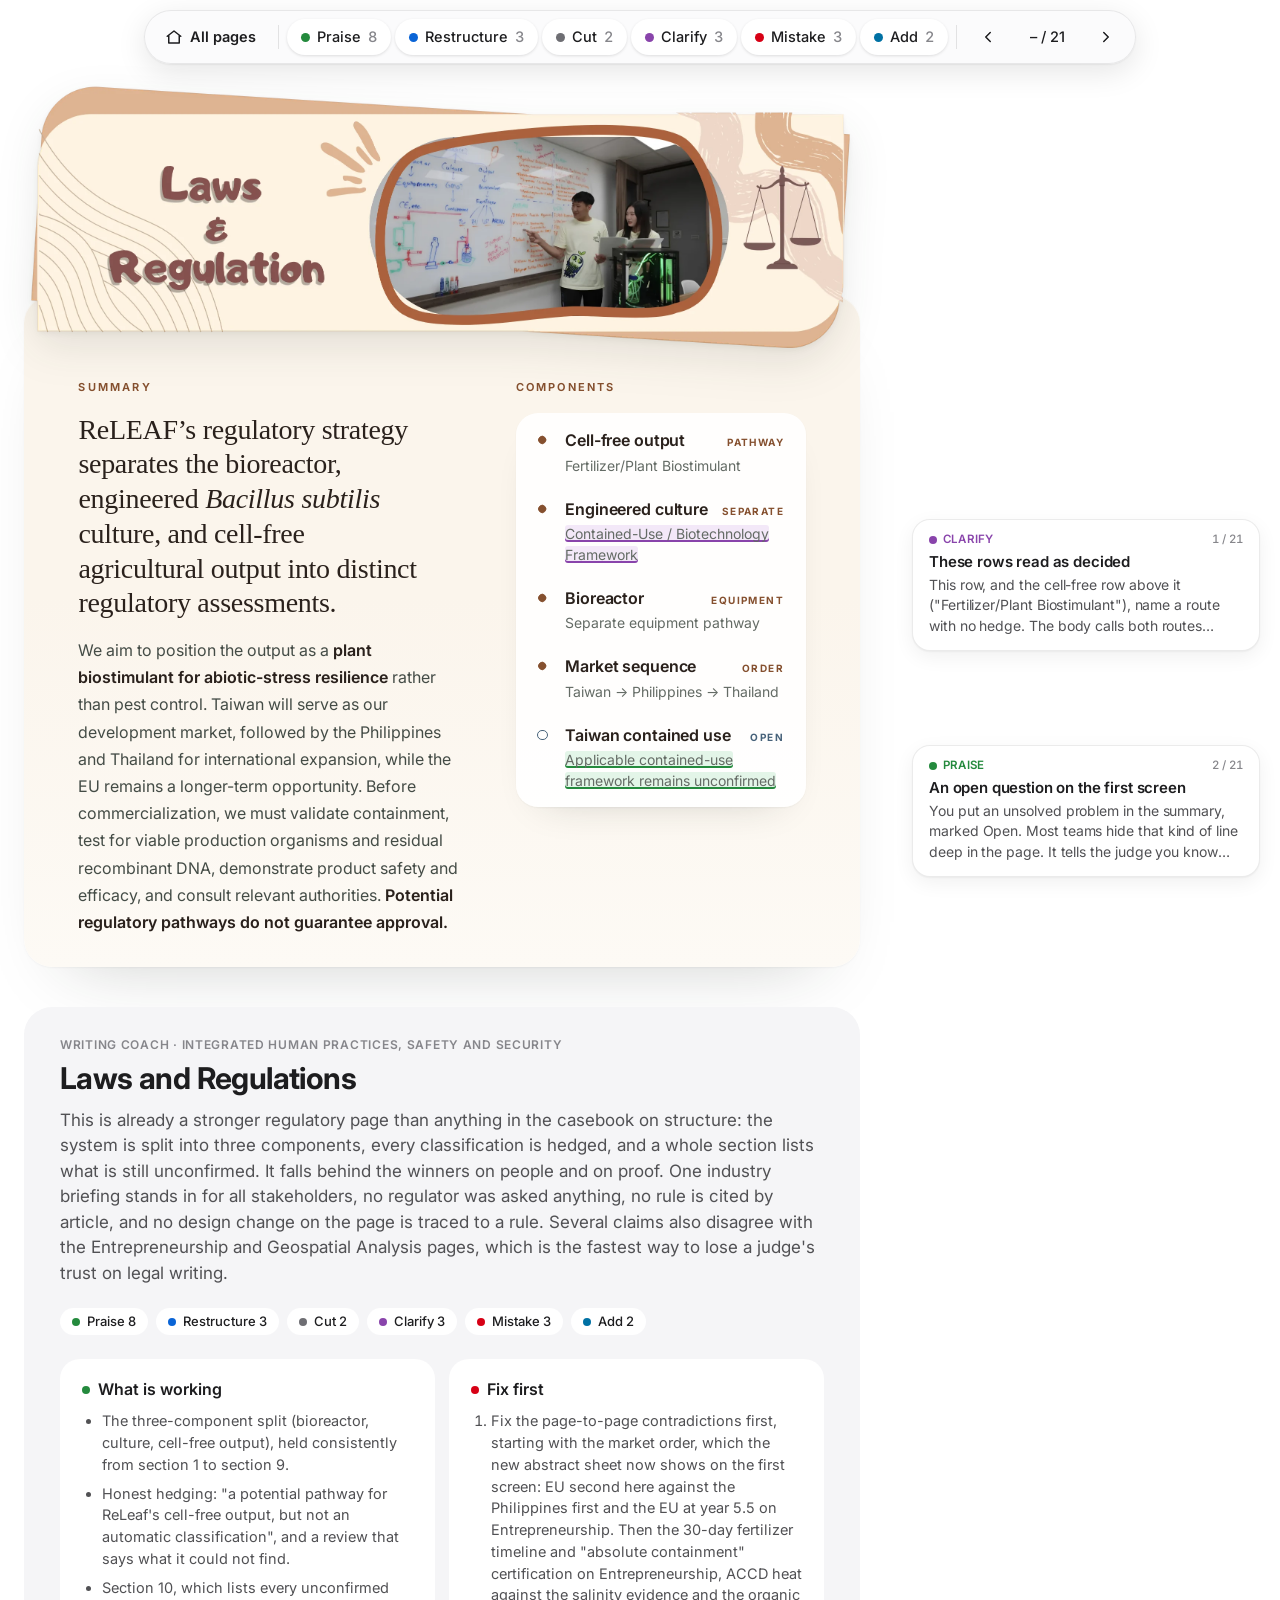
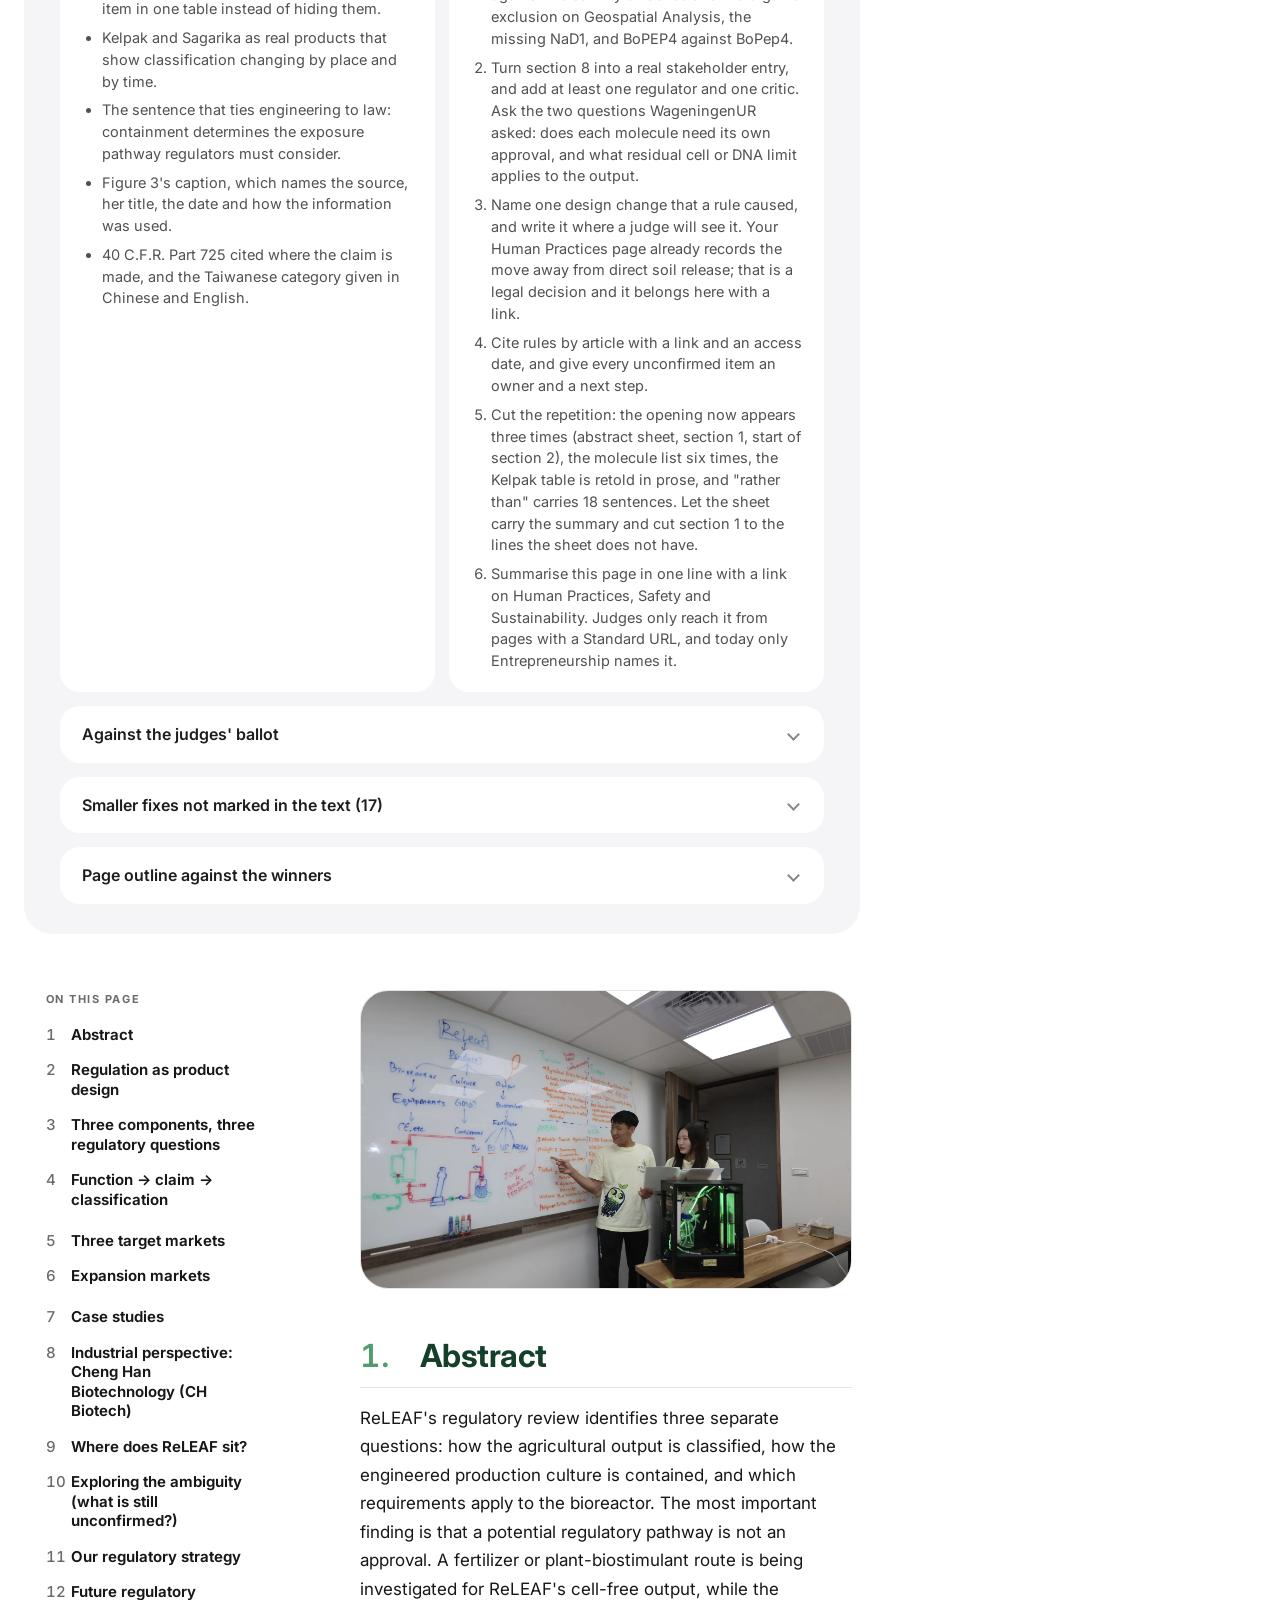
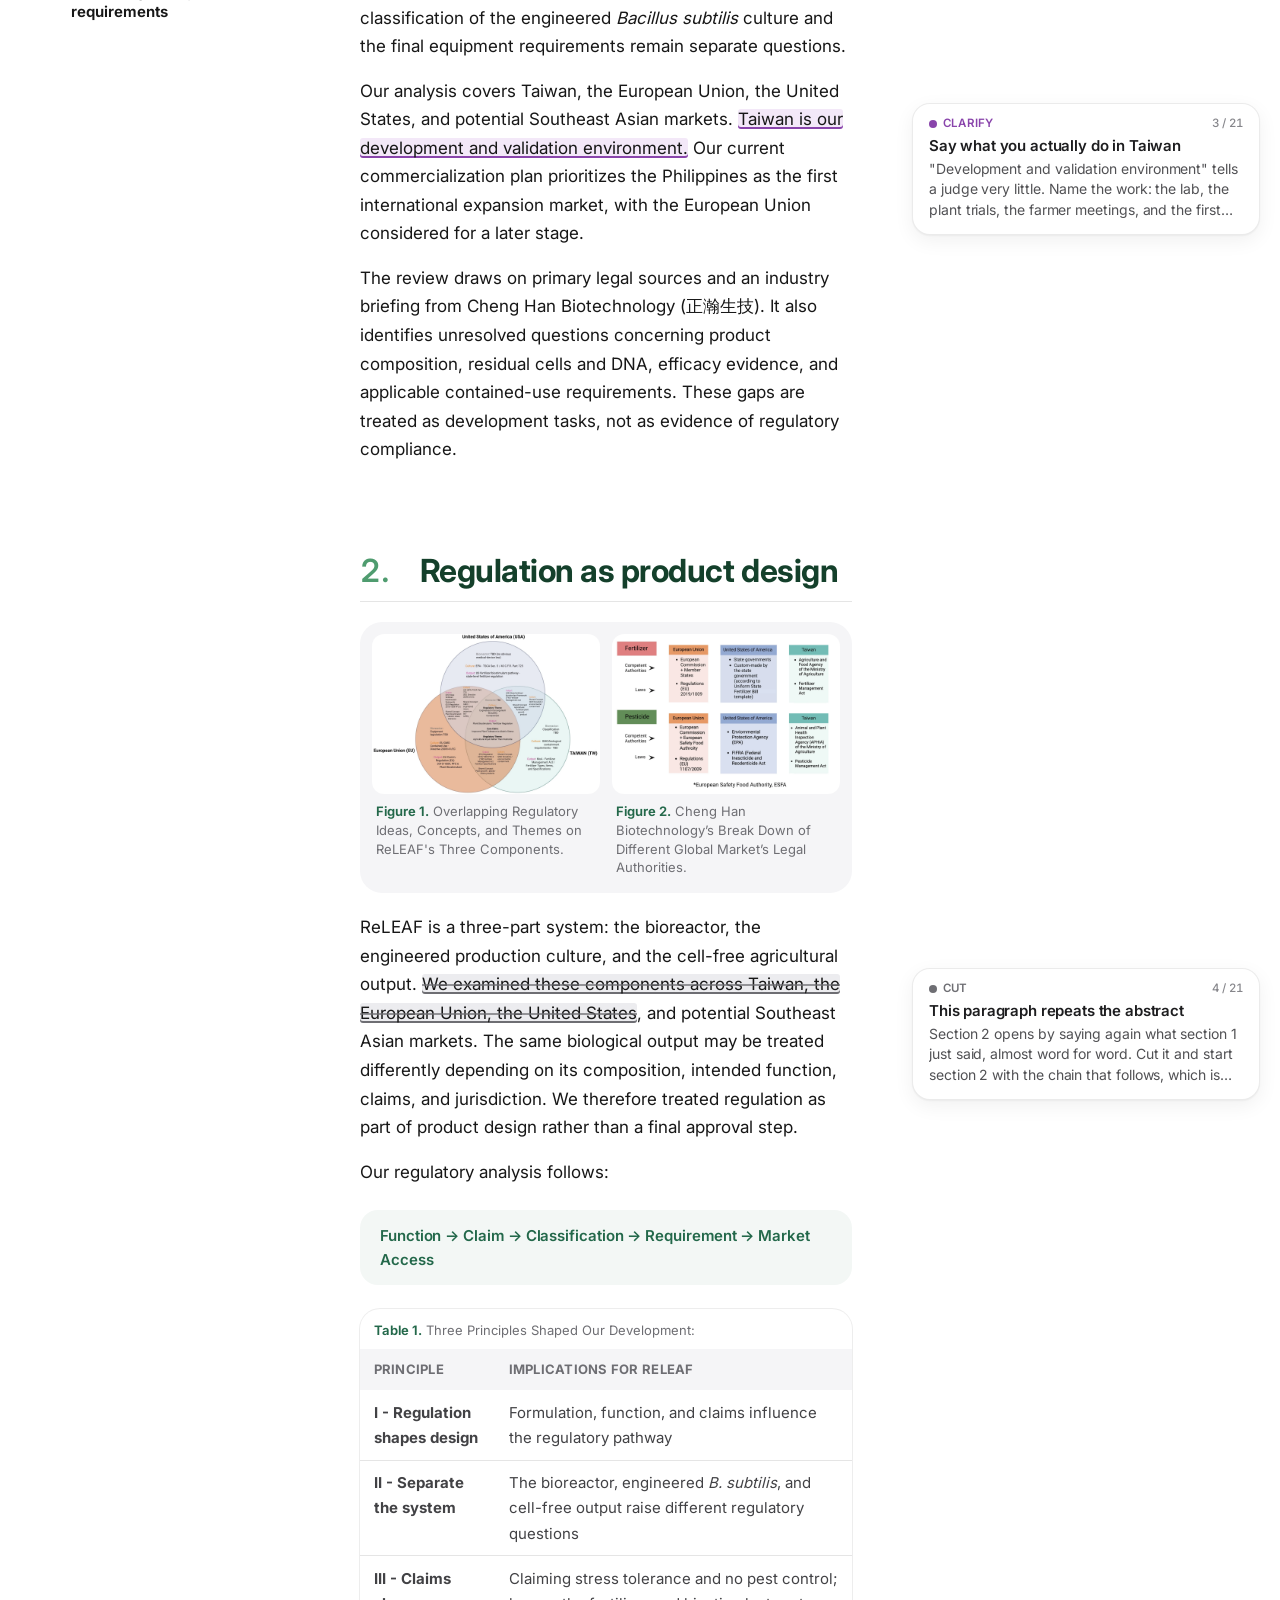
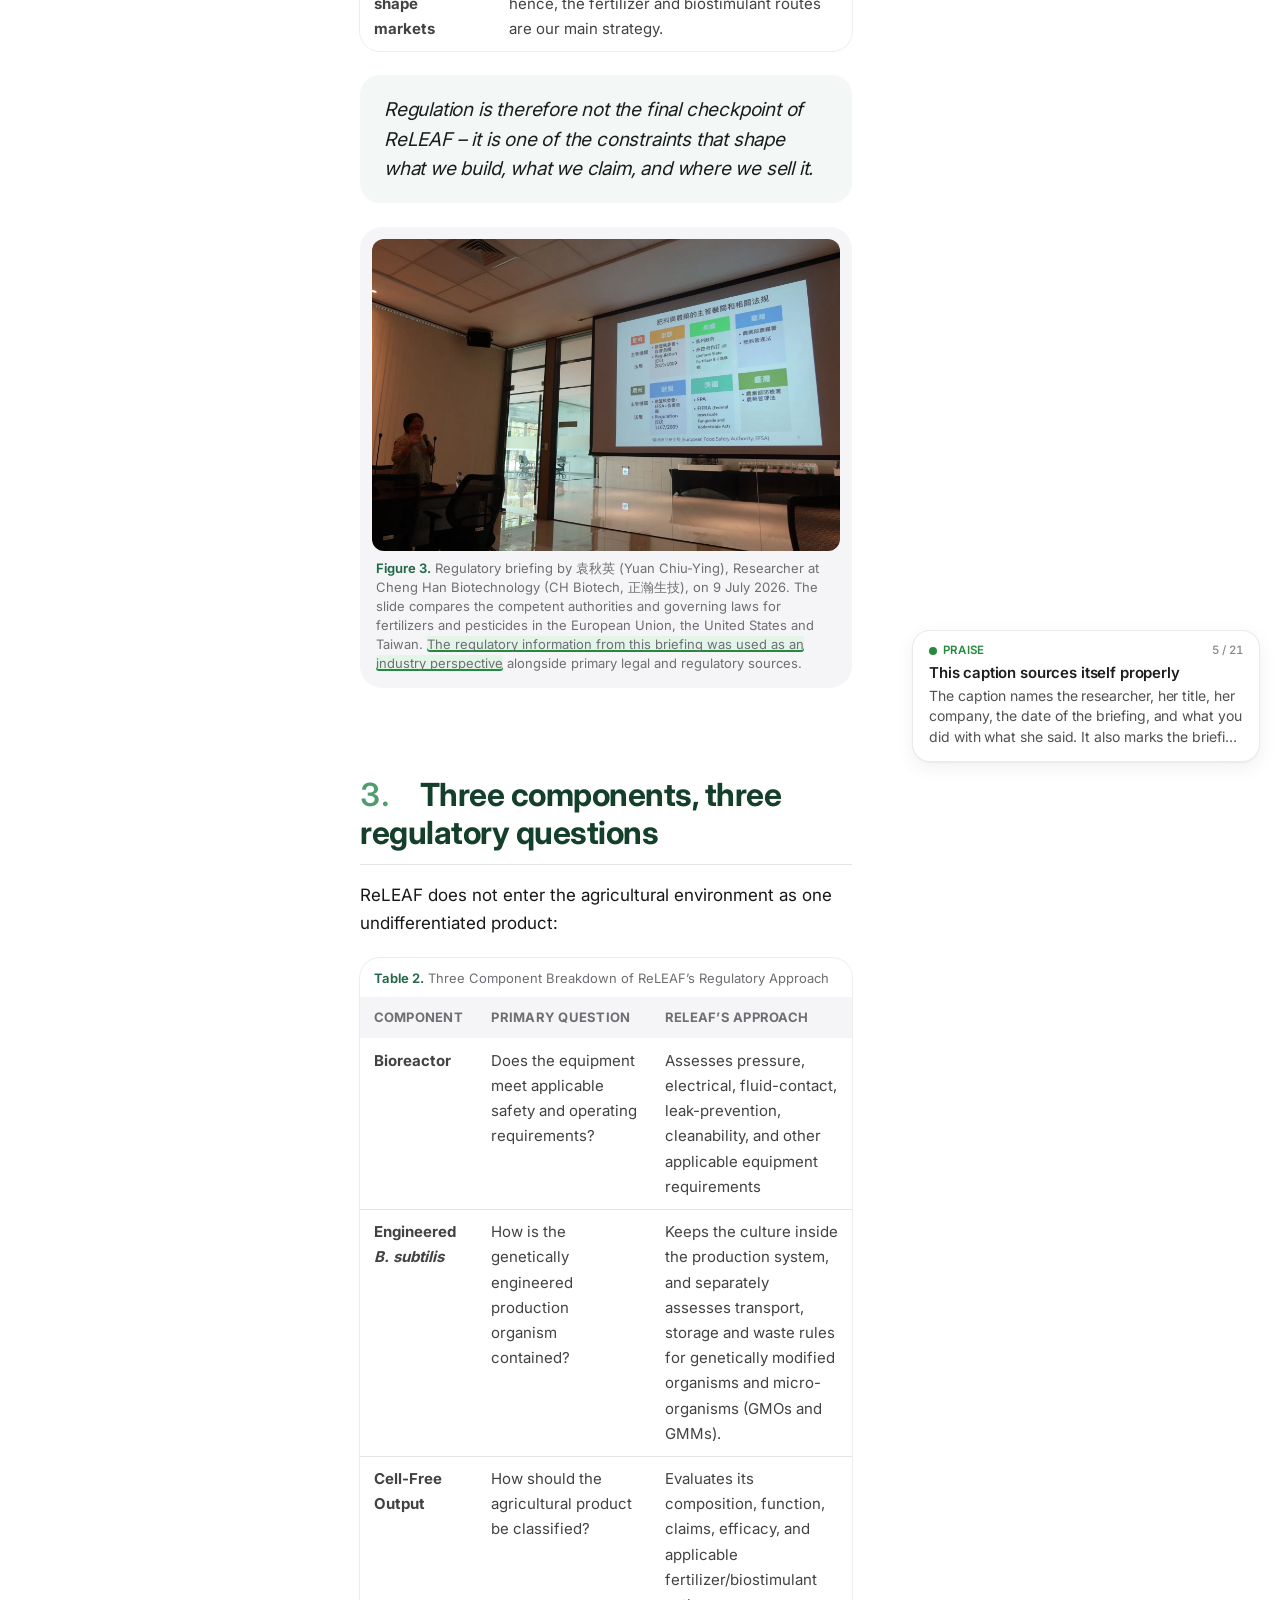
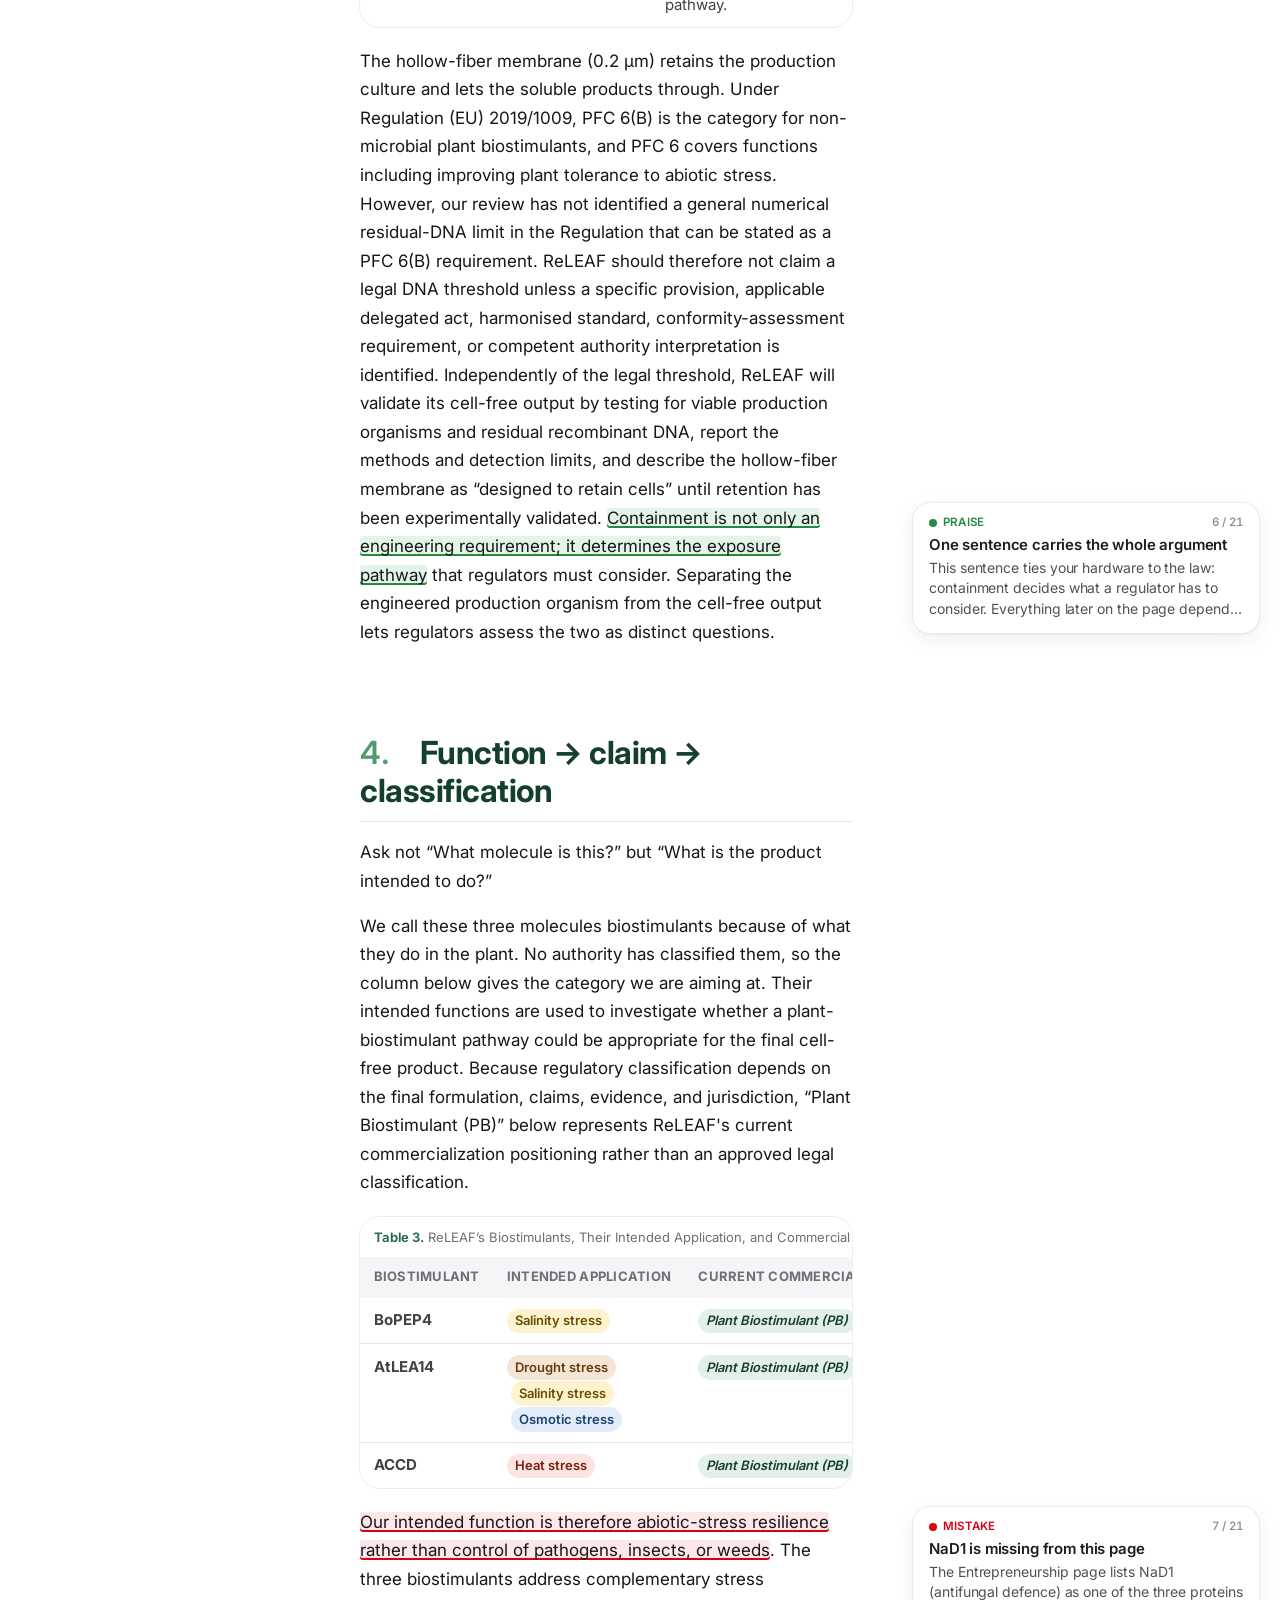
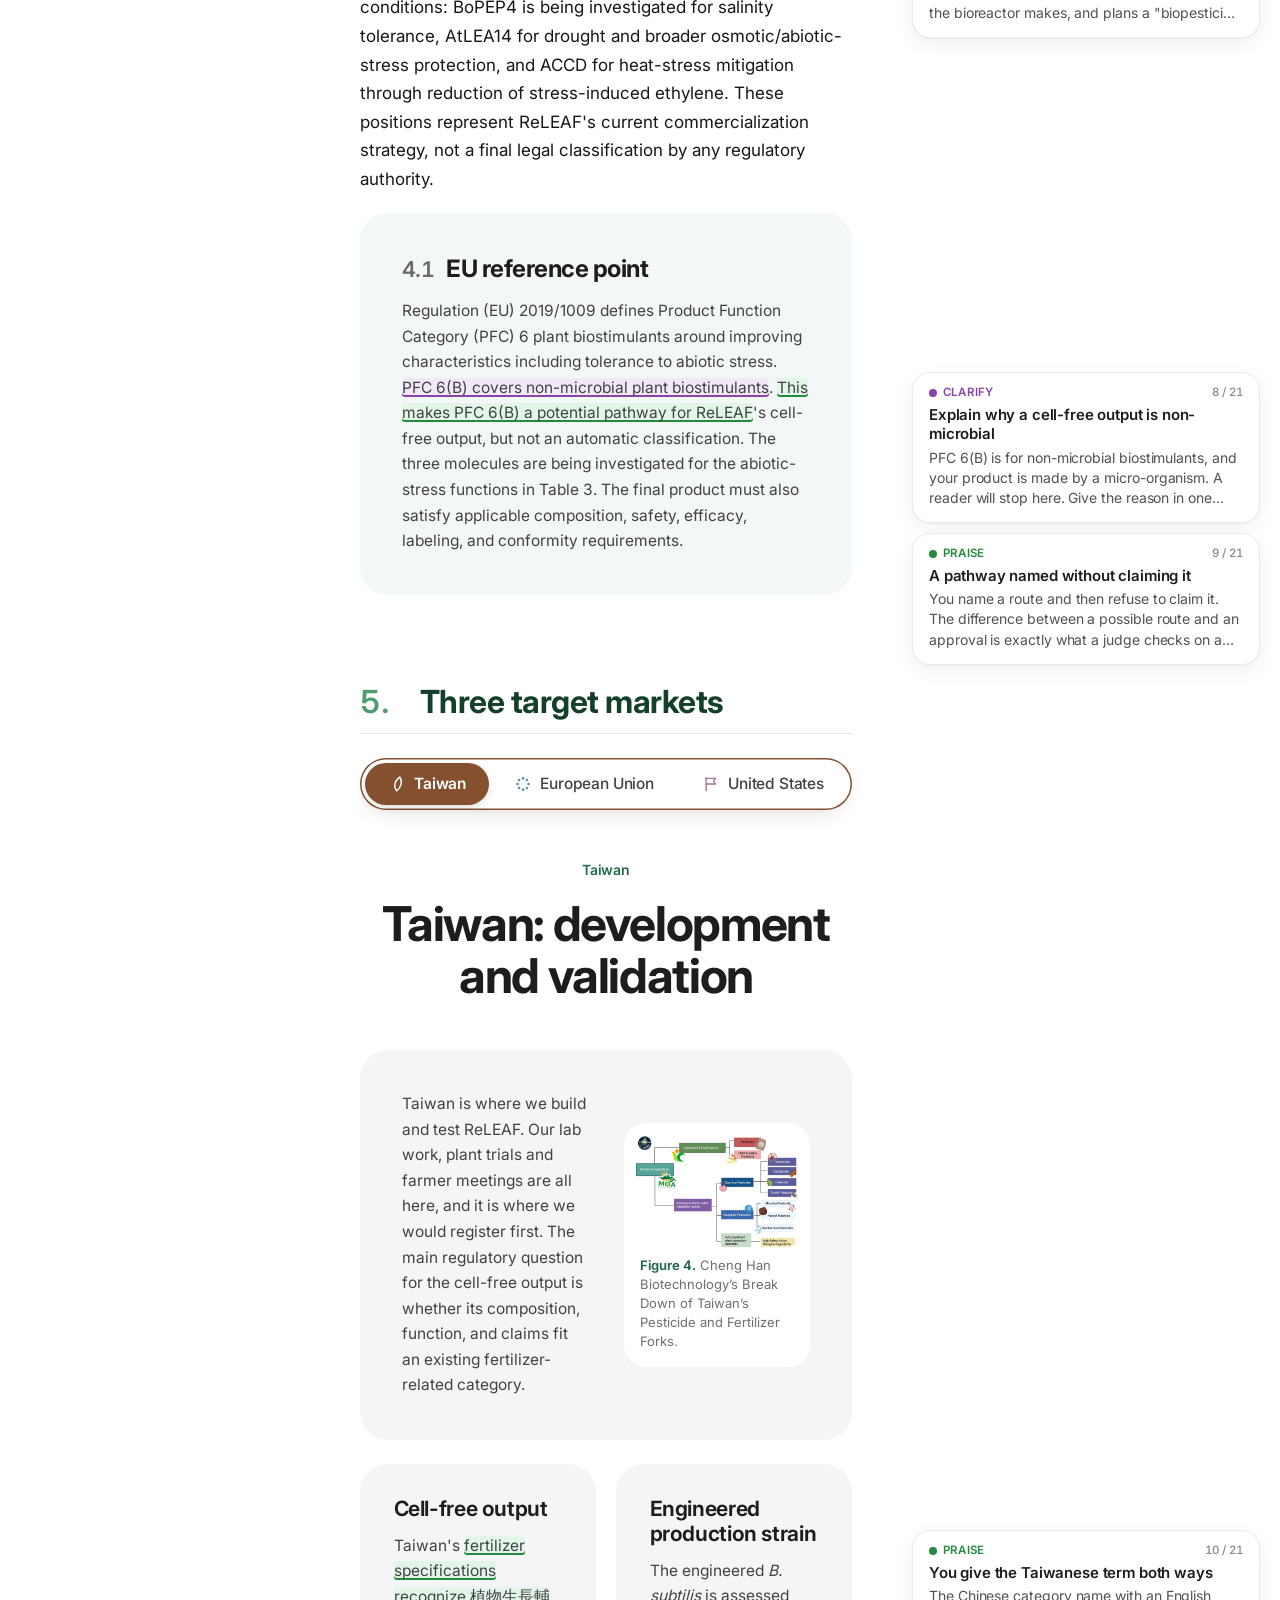
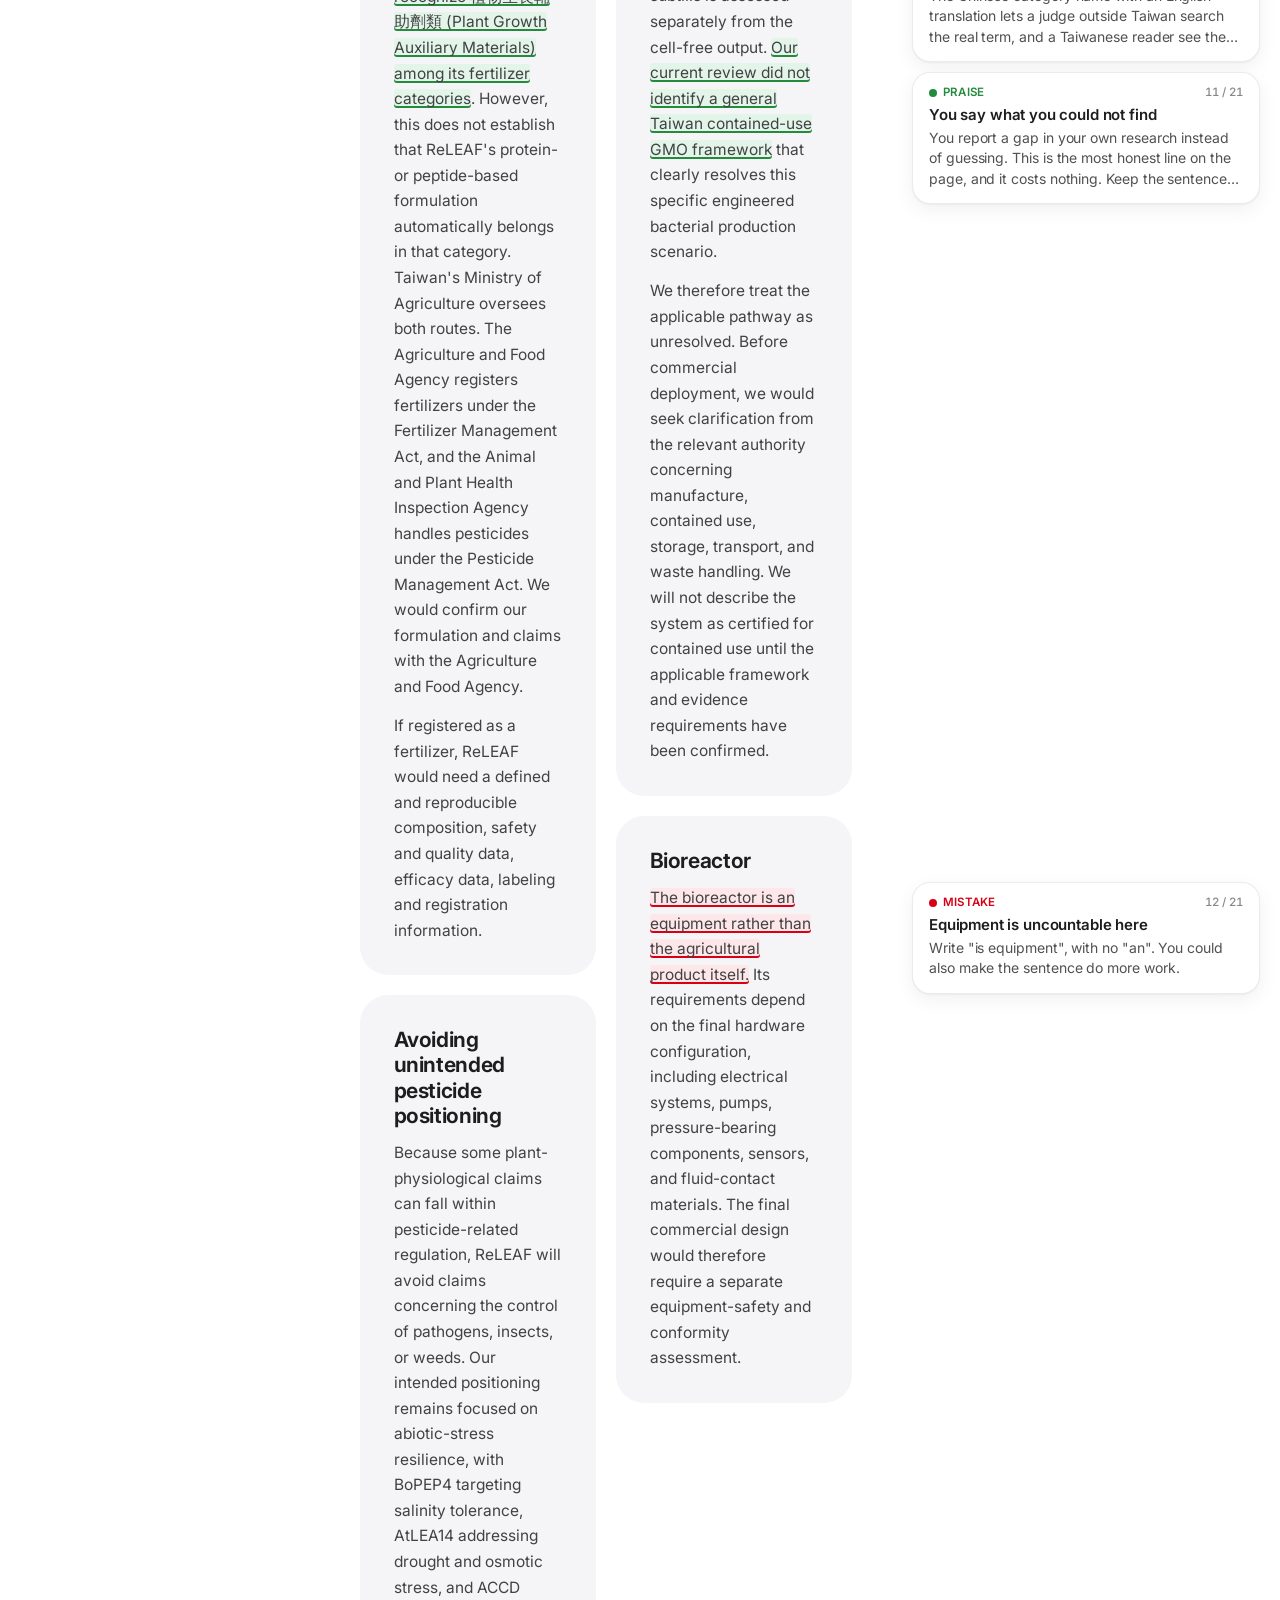
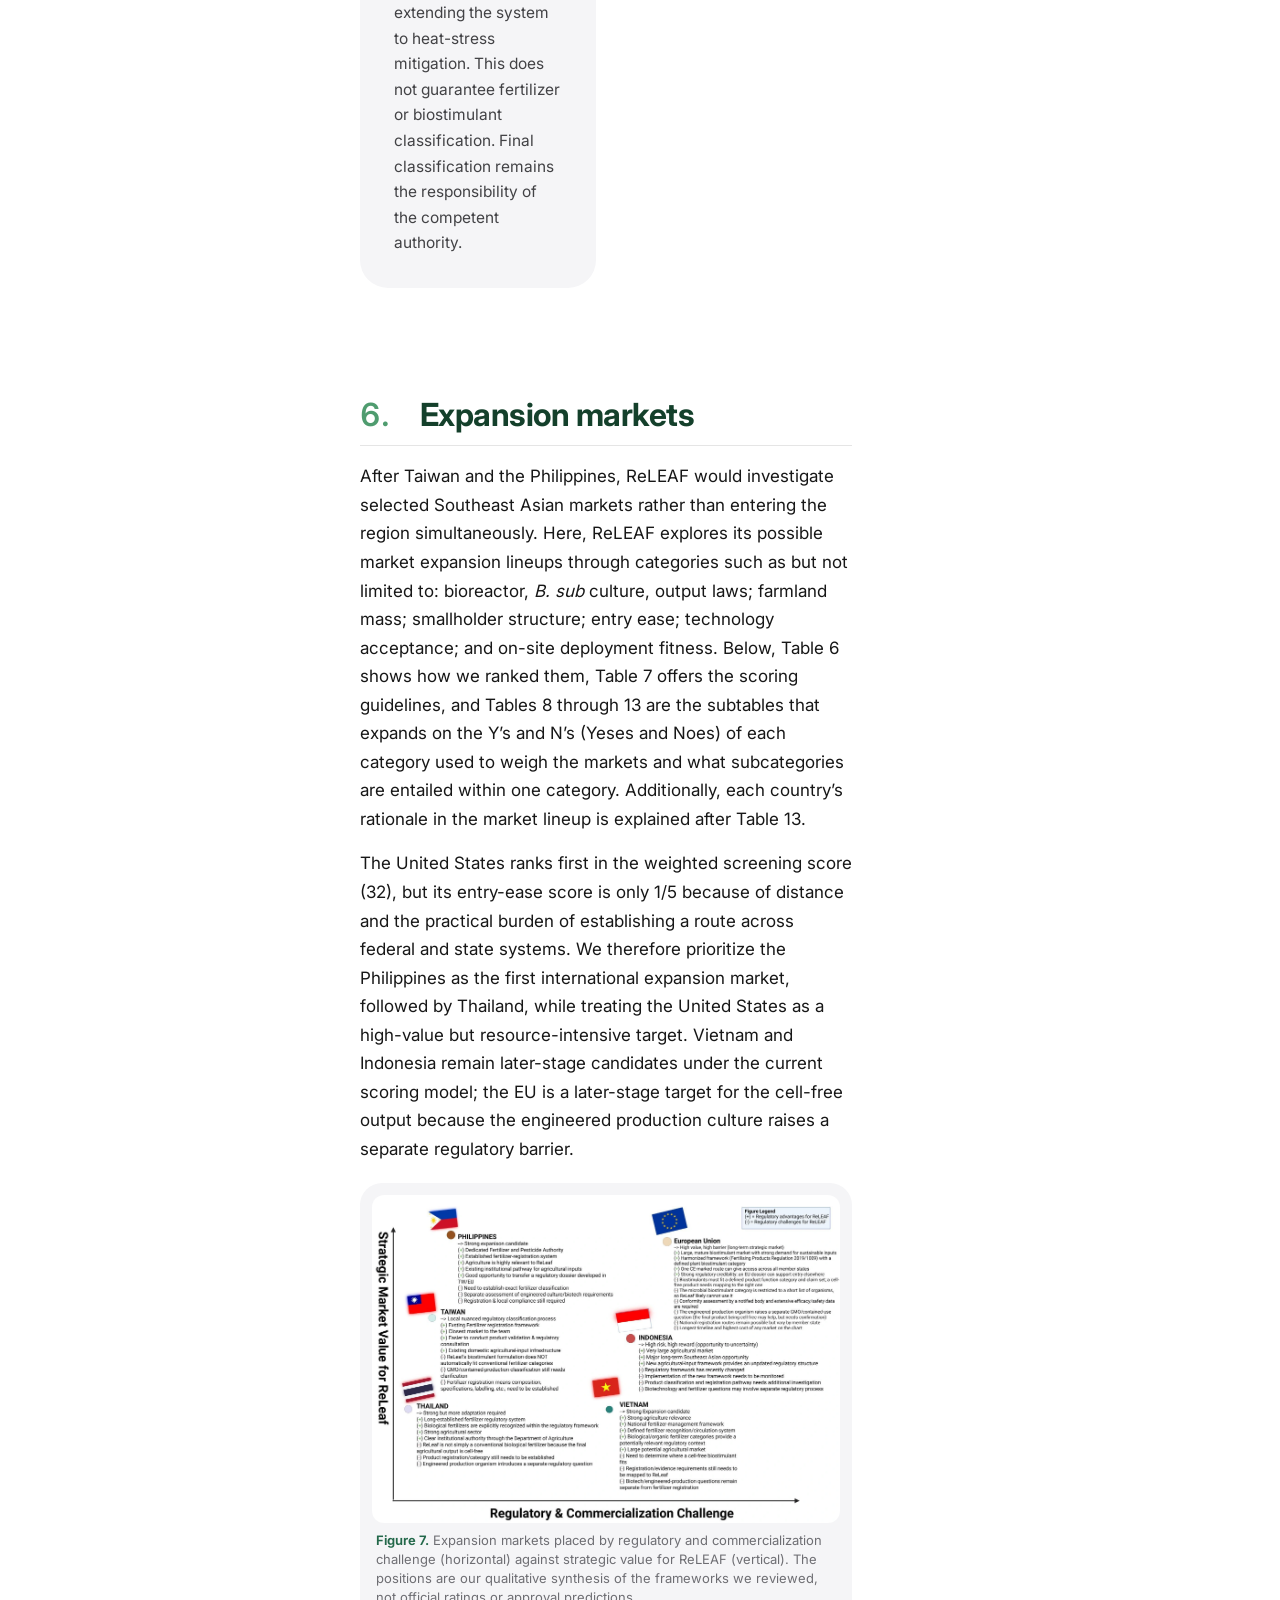
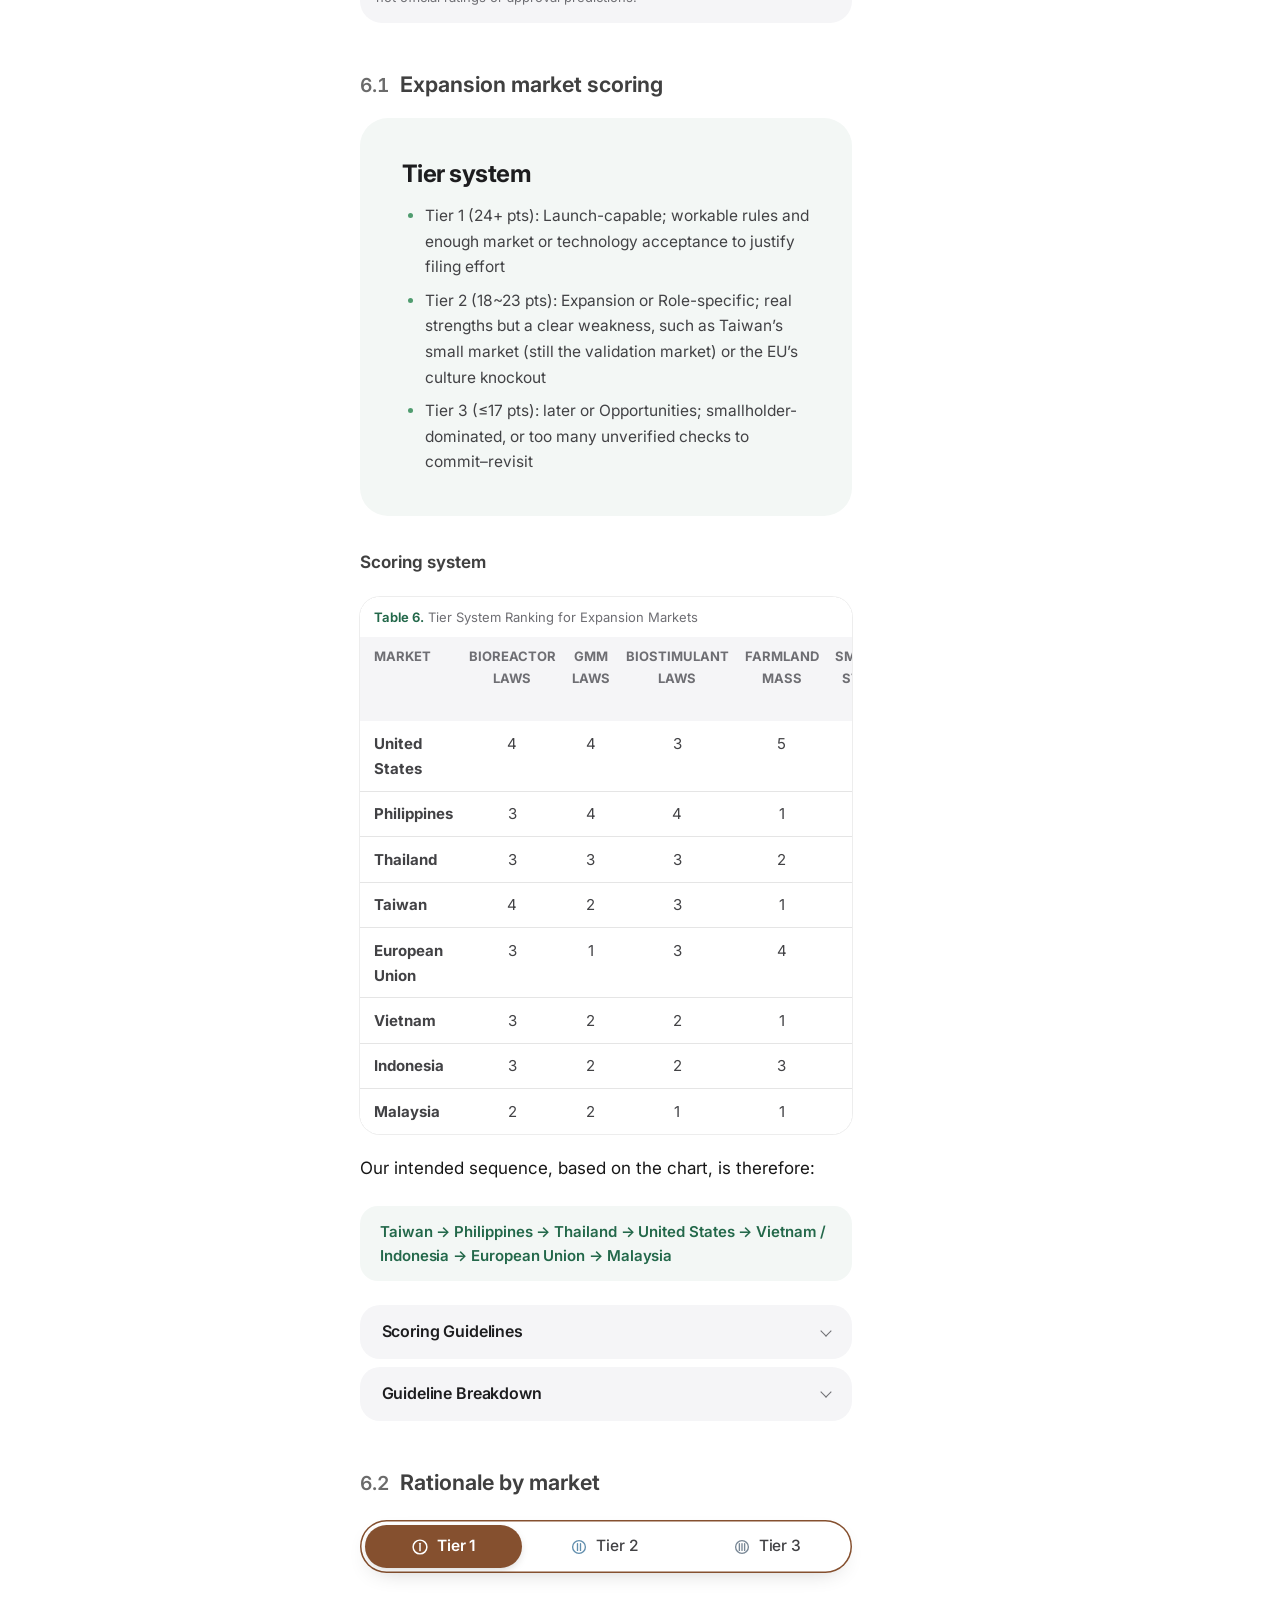
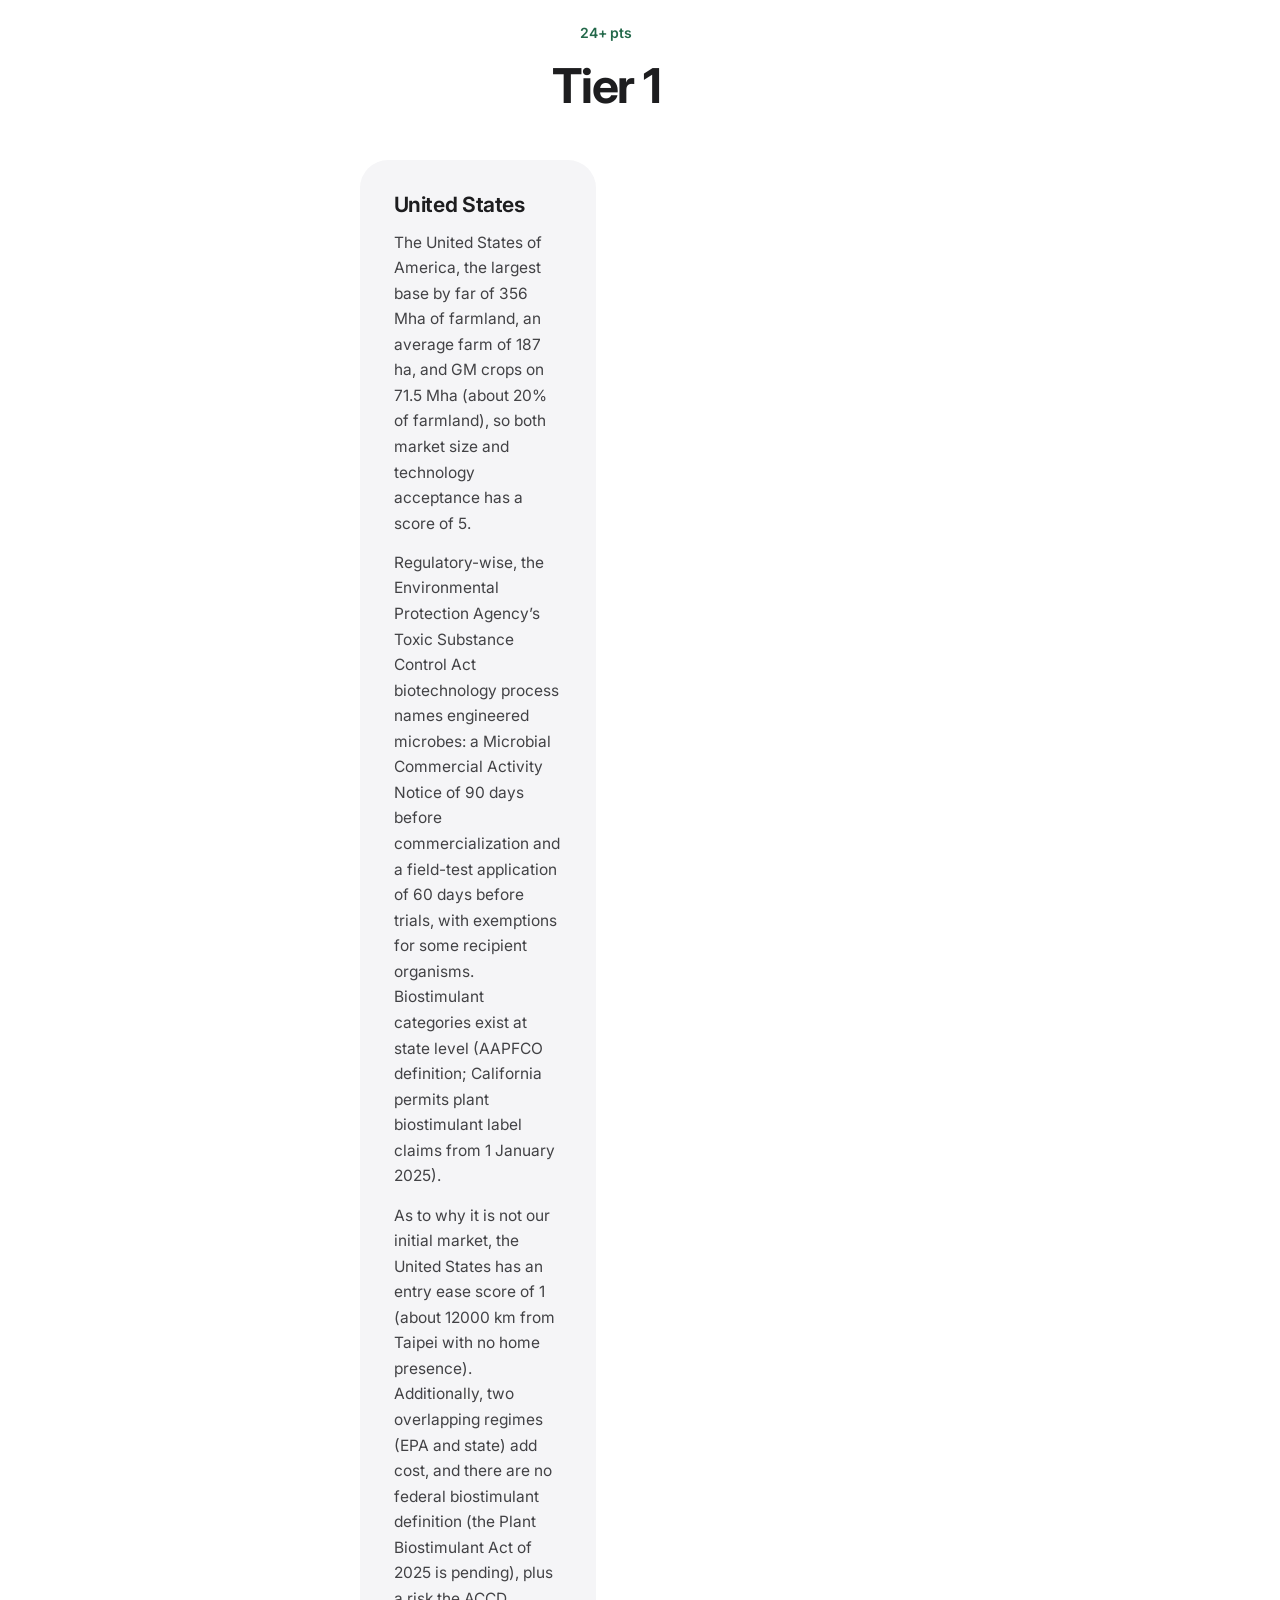
<file: docs/laws-and-regulations/index.html>
<!DOCTYPE html>
<html lang="en">
<head>
  <meta charset="utf-8" />
  <meta name="viewport" content="width=device-width, initial-scale=1" />
  <title>Laws and Regulations | ReLEAF &middot; iGEM 2026</title>
  <meta name="description" content="How ReLEAF's bioreactor, engineered culture and cell-free biostimulants would be classified in Taiwan, the European Union and the United States, what we learned from Kelpak and Sagarika, and the order in which we would enter new markets." />
  <link rel="icon" href="../assets/img/logo.png" />
  <link rel="stylesheet" href="../assets/css/tokens.css" />
  <link rel="stylesheet" href="../assets/css/nav.css" />
  <link rel="stylesheet" href="../assets/css/page.css" />
  <link rel="stylesheet" href="../assets/css/engage.css?v=1010seg" />
  <link rel="stylesheet" href="laws.css?v=1010xl" />
  <link rel="stylesheet" href="../assets/css/bannerhead.css?v=20261010b" />
  <link rel="stylesheet" href="../coach/coach.css?v=1013192532" />
</head>
<body class="engage lr">
<!--
  SOURCE. 10 Oct 2026 "10:10 HP pages updates / Laws and Regulations 2":
  "Laws and Regulations Content.docx", section "v.2 (redone)" as edited on
  10 Oct (Summary, Abstract, Tables 1 to 17, Figures 1 to 9, its own
  reference list). Figures 1, 2, 4, 5, 6, 8, 9 are the v5 photo set (same
  bytes as v4); Figures 3 and 7 are the images embedded in the docx.
  Student text only: no AI text on this page. Not used: "v.1 (trimmed)",
  "Regulatory Resources", "First Draft (R.Y.)" and the sections after it.
-->

  <div id="site-nav" data-base="../" data-tab="engagement" data-page="laws-and-regulations"></div>
  <div class="sitenav-spacer"></div>

  <header class="bannerhead bannerhead--rest" data-tab="engagement">
    <h1 class="visually-hidden">Laws and Regulations</h1>
    <div class="bannerhead__art">
      <img src="../assets/img/headers/laws-and-regulations.webp"
           srcset="../assets/img/headers/laws-and-regulations-w1200.webp 1200w, ../assets/img/headers/laws-and-regulations.webp 2253w"
           sizes="(max-width: 1280px) 100vw, 1280px"
           alt="Laws and Regulation. Two team members stand at a whiteboard covered in a hand-drawn regulatory flow chart, one pointing at it while the other reads from a laptop."
           width="2253" height="748" fetchpriority="high" />
    </div>
  </header>

  <section class="abstract abstract--sheet bannerhead" data-tab="engagement" aria-label="Summary">
    <div class="abstract__inner">
      <div class="abstract__story">
        <h2 class="abs-kicker">Summary</h2>
        <p class="abstract__lead">ReLEAF’s regulatory strategy separates the bioreactor, engineered <i>Bacillus subtilis</i> culture, and cell-free agricultural output into distinct regulatory assessments.</p>
        <p class="abstract__body">We aim to position the output as a <strong>plant biostimulant for abiotic-stress resilience</strong> rather than pest control. Taiwan will serve as our development market, followed by the Philippines and Thailand for international expansion, while the EU remains a longer-term opportunity. Before commercialization, we must validate containment, test for viable production organisms and residual recombinant DNA, demonstrate product safety and efficacy, and consult relevant authorities. <strong>Potential regulatory pathways do not guarantee approval.</strong></p>
      </div>
      <div class="abstract__outcomes">
        <h2 class="abs-kicker">Components</h2>
        <ul class="abs-ledger">
          <li><a class="st-key" href="#where-releaf-sits"><i></i><span class="abs-ledger__name">Cell-free output</span><span class="abs-st">Pathway</span><span class="abs-ledger__text">Fertilizer/Plant Biostimulant</span></a></li>
          <li><a class="st-key" href="#three-components"><i></i><span class="abs-ledger__name">Engineered culture</span><span class="abs-st">Separate</span><span class="abs-ledger__text">Contained-Use / Biotechnology Framework</span></a></li>
          <li><a class="st-key" href="#where-releaf-sits"><i></i><span class="abs-ledger__name">Bioreactor</span><span class="abs-st">Equipment</span><span class="abs-ledger__text">Separate equipment pathway</span></a></li>
          <li><a class="st-key" href="#expansion-markets"><i></i><span class="abs-ledger__name">Market sequence</span><span class="abs-st">Order</span><span class="abs-ledger__text">Taiwan &rarr; Philippines &rarr; Thailand</span></a></li>
          <li><a class="st-open" href="#unconfirmed"><i></i><span class="abs-ledger__name">Taiwan contained use</span><span class="abs-st">Open</span><span class="abs-ledger__text">Applicable contained-use framework remains unconfirmed</span></a></li>
        </ul>
      </div>
    </div>
  </section>

  <div class="pagewrap">
    <details class="toc" open>
      <summary>Contents</summary>
      <div class="toc__inner"><p class="toc__title">On this page</p></div>
    </details>

    <main class="pagebody">

      <figure class="fig lr-lead">
        <img src="../assets/img/laws-and-regulations/hero-whiteboard-1800.webp" alt="Two team members in ReLEAF shirts stand at a whiteboard covered in a hand-drawn map of the regulations for the bioreactor, the culture and the output; the prototype bioreactor sits on the table beside them." width="1800" height="1091" fetchpriority="high" decoding="async">
      </figure>

      <!-- ================================================ ABSTRACT ===== -->
      <section class="sec" id="abstract">
        <h2>Abstract</h2>
        <p>ReLEAF's regulatory review identifies three separate questions: how the agricultural output is classified, how the engineered production culture is contained, and which requirements apply to the bioreactor. The most important finding is that a potential regulatory pathway is not an approval. A fertilizer or plant-biostimulant route is being investigated for ReLEAF's cell-free output, while the classification of the engineered <i>Bacillus subtilis</i> culture and the final equipment requirements remain separate questions.</p>
        <p>Our analysis covers Taiwan, the European Union, the United States, and potential Southeast Asian markets. Taiwan is our development and validation environment. Our current commercialization plan prioritizes the Philippines as the first international expansion market, with the European Union considered for a later stage.</p>
        <p>The review draws on primary legal sources and an industry briefing from Cheng Han Biotechnology (正瀚生技). It also identifies unresolved questions concerning product composition, residual cells and DNA, efficacy evidence, and applicable contained-use requirements. These gaps are treated as development tasks, not as evidence of regulatory compliance.</p>
      </section>

      <!-- ================================ REGULATION AS PRODUCT DESIGN ===== -->
      <section class="sec" id="overview">
        <h2>Regulation as product design</h2>

        <div class="chartbox">
          <div class="charts charts--2">
        <figure class="fig">
          <img src="../assets/img/laws-and-regulations/venn-three-markets.webp" alt="A three-circle Venn diagram for the United States, the European Union and Taiwan. Each circle lists the rules for the bioreactor, the culture and the output; the overlaps list shared concepts such as engineered-microorganism biosafety and plant-biostimulant or fertilizer regulation. The centre reads: core claim, improves plant tolerance to abiotic stress; agricultural input rather than pesticide." loading="lazy" width="2400" height="1680" />
          <figcaption><b>Figure 1.</b> Overlapping Regulatory Ideas, Concepts, and Themes on ReLEAF's Three Components.</figcaption>
        </figure>
        <figure class="fig">
          <img src="../assets/img/laws-and-regulations/authorities-by-market.webp" alt="A grid with fertilizer and pesticide rows and European Union, United States and Taiwan columns, listing the competent authority and the law for each: Regulation (EU) 2019/1009 and 1107/2009 in the EU, state governments and EPA under FIFRA in the United States, and the Agriculture and Food Agency with the Fertilizer Management Act and the Animal and Plant Health Inspection Agency with the Pesticide Management Act in Taiwan." loading="lazy" width="2400" height="1680" />
          <figcaption><b>Figure 2.</b> Cheng Han Biotechnology’s Break Down of Different Global Market’s Legal Authorities.</figcaption>
        </figure>
          </div>
        </div>

        <p>ReLEAF is a three-part system: the bioreactor, the engineered production culture, and the cell-free agricultural output. We examined these components across Taiwan, the European Union, the United States, and potential Southeast Asian markets. The same biological output may be treated differently depending on its composition, intended function, claims, and jurisdiction. We therefore treated regulation as part of product design rather than a final approval step.</p>
        <p>Our regulatory analysis follows:</p>
        <p class="pathway">Function &rarr; Claim &rarr; Classification &rarr; Requirement &rarr; Market Access</p>

        <div class="tablewrap">
          <table class="data">
            <caption><b>Table 1.</b> Three Principles Shaped Our Development:</caption>
            <thead><tr><th scope="col">Principle</th><th scope="col">Implications for ReLEAF</th></tr></thead>
            <tbody>
              <tr><td><b>I - Regulation shapes design</b></td><td>Formulation, function, and claims influence the regulatory pathway</td></tr>
              <tr><td><b>II - Separate the system</b></td><td>The bioreactor, engineered <i>B. subtilis</i>, and cell-free output raise different regulatory questions</td></tr>
              <tr><td><b>III - Claims shape markets</b></td><td>Claiming stress tolerance and no pest control; hence, the fertilizer and biostimulant routes are our main strategy.</td></tr>
            </tbody>
          </table>
        </div>

        <p class="lr-motto"><i>Regulation is therefore not the final checkpoint of ReLEAF – it is one of the constraints that shape what we build, what we claim, and where we sell it.</i></p>

        <div class="chartbox">
          <div class="charts charts--1">
          <figure class="fig">
            <img src="../assets/img/laws-and-regulations/chbiotech-briefing-authorities.webp" alt="A speaker at CH Biotech presents a slide comparing the competent authorities and laws for fertilizers and pesticides in the EU, the United States and Taiwan." loading="lazy" width="1800" height="1200" />
            <figcaption><b>Figure 3.</b> Regulatory briefing by 袁秋英 (Yuan Chiu-Ying), Researcher at Cheng Han Biotechnology (CH Biotech, 正瀚生技), on 9 July 2026. The slide compares the competent authorities and governing laws for fertilizers and pesticides in the European Union, the United States and Taiwan. The regulatory information from this briefing was used as an industry perspective alongside primary legal and regulatory sources.</figcaption>
          <!-- The docx caption ends with a permission note, kept off the page: "Public display of the speaker's image should be retained only with the speaker's or CH Biotech's permission." -->
          </figure>
          </div>
        </div>
      </section>

      <!-- ================================== THREE COMPONENTS ===== -->
      <section class="sec" id="three-components">
        <h2>Three components, three regulatory questions</h2>
        <p>ReLEAF does not enter the agricultural environment as one undifferentiated product:</p>
        <div class="tablewrap">
          <table class="data">
            <caption><b>Table 2.</b> Three Component Breakdown of ReLEAF’s Regulatory Approach</caption>
            <thead><tr><th scope="col">Component</th><th scope="col">Primary Question</th><th scope="col">ReLEAF’s Approach</th></tr></thead>
            <tbody>
              <tr><td><b>Bioreactor</b></td><td>Does the equipment meet applicable safety and operating requirements?</td><td>Assesses pressure, electrical, fluid-contact, leak-prevention, cleanability, and other applicable equipment requirements</td></tr>
              <tr><td><b>Engineered <i>B. subtilis</i></b></td><td>How is the genetically engineered production organism contained?</td><td>Keeps the culture inside the production system, and separately assesses transport, storage and waste rules for genetically modified organisms and micro-organisms (GMOs and GMMs).</td></tr>
              <tr><td><b>Cell-Free Output</b></td><td>How should the agricultural product be classified?</td><td>Evaluates its composition, function, claims, efficacy, and applicable fertilizer/biostimulant pathway.</td></tr>
            </tbody>
          </table>
        </div>
        <p>The hollow-fiber membrane (0.2 µm) retains the production culture and lets the soluble products through. Under Regulation (EU) 2019/1009, PFC 6(B) is the category for non-microbial plant biostimulants, and PFC 6 covers functions including improving plant tolerance to abiotic stress. However, our review has not identified a general numerical residual-DNA limit in the Regulation that can be stated as a PFC 6(B) requirement. ReLEAF should therefore not claim a legal DNA threshold unless a specific provision, applicable delegated act, harmonised standard, conformity-assessment requirement, or competent authority interpretation is identified. Independently of the legal threshold, ReLEAF will validate its cell-free output by testing for viable production organisms and residual recombinant DNA, report the methods and detection limits, and describe the hollow-fiber membrane as “designed to retain cells” until retention has been experimentally validated. Containment is not only an engineering requirement; it determines the exposure pathway that regulators must consider. Separating the engineered production organism from the cell-free output lets regulators assess the two as distinct questions.</p>
      </section>

      <!-- ============================ FUNCTION, CLAIM, CLASSIFICATION ===== -->
      <section class="sec" id="protectants">
        <h2>Function &rarr; claim &rarr; classification</h2>
        <p>Ask not “What molecule is this?” but “What is the product intended to do?”</p>
        <p>We call these three molecules biostimulants because of what they do in the plant. No authority has classified them, so the column below gives the category we are aiming at. Their intended functions are used to investigate whether a plant-biostimulant pathway could be appropriate for the final cell-free product. Because regulatory classification depends on the final formulation, claims, evidence, and jurisdiction, “Plant Biostimulant (PB)” below represents ReLEAF's current commercialization positioning rather than an approved legal classification.</p>

        <div class="tablewrap">
          <table class="data">
            <caption><b>Table 3.</b> ReLEAF’s Biostimulants, Their Intended Application, and Commercial Positioning</caption>
            <thead><tr><th scope="col">Biostimulant</th><th scope="col">Intended application</th><th scope="col">Current commercialization positioning</th></tr></thead>
            <tbody>
              <tr><td><b>BoPEP4</b></td><td><span class="tag tag--salt">Salinity stress</span></td><td><span class="tag tag--pb">Plant Biostimulant (PB)</span></td></tr>
              <tr><td><b>AtLEA14</b></td><td><span class="tag tag--drought">Drought stress</span> <span class="tag tag--salt">Salinity stress</span> <span class="tag tag--osmotic">Osmotic stress</span></td><td><span class="tag tag--pb">Plant Biostimulant (PB)</span></td></tr>
              <tr><td><b>ACCD</b></td><td><span class="tag tag--heat">Heat stress</span></td><td><span class="tag tag--pb">Plant Biostimulant (PB)</span></td></tr>
            </tbody>
          </table>
        </div>

        <p>Our intended function is therefore abiotic-stress resilience rather than control of pathogens, insects, or weeds. The three biostimulants address complementary stress conditions: BoPEP4 is being investigated for salinity tolerance, AtLEA14 for drought and broader osmotic/abiotic-stress protection, and ACCD for heat-stress mitigation through reduction of stress-induced ethylene. These positions represent ReLEAF's current commercialization strategy, not a final legal classification by any regulatory authority.</p>

        <div class="blk">
        <h3 class="blk__h" id="eu-definition">EU reference point</h3>
        <p>Regulation (EU) 2019/1009 defines Product Function Category (PFC) 6 plant biostimulants around improving characteristics including tolerance to abiotic stress. PFC 6(B) covers non-microbial plant biostimulants. This makes PFC 6(B) a potential pathway for ReLEAF's cell-free output, but not an automatic classification. The three molecules are being investigated for the abiotic-stress functions in Table 3. The final product must also satisfy applicable composition, safety, efficacy, labeling, and conformity requirements.</p>
        </div>
      </section>

      <!-- ===================== TAIWAN, EUROPEAN UNION, UNITED STATES ===== -->
      <section class="sec" id="target-markets">
        <h2>Three target markets</h2>

        <div class="rail rail--seg" data-rail data-rail-top>
          <div class="seg"><div class="rail__strip seg__track" role="tablist" aria-label="Target markets">
            <button class="rail__btn seg__btn pl-2" role="tab" type="button" id="t-taiwan" aria-controls="taiwan" aria-selected="true"><svg class="seg__ico" viewBox="0 0 24 24" fill="none" stroke="currentColor" stroke-width="1.8" stroke-linecap="round" stroke-linejoin="round" aria-hidden="true" focusable="false"><path d="M15.5 3.5c1.8 2.4 2.3 5.4 1.6 8.6-.8 3.6-3 6.5-5.6 8.4-1.2-1.7-2.3-3.6-2.3-6.2 0-4.3 2.4-8 6.3-10.8z"/></svg>Taiwan</button>
            <button class="rail__btn seg__btn pl-5" role="tab" type="button" id="t-european-union" aria-controls="european-union" aria-selected="false"><svg class="seg__ico" viewBox="0 0 24 24" fill="none" stroke="currentColor" stroke-width="1.8" stroke-linecap="round" stroke-linejoin="round" aria-hidden="true" focusable="false"><circle cx="12" cy="4.5" r=".9"/><circle cx="17.3" cy="6.7" r=".9"/><circle cx="19.5" cy="12" r=".9"/><circle cx="17.3" cy="17.3" r=".9"/><circle cx="12" cy="19.5" r=".9"/><circle cx="6.7" cy="17.3" r=".9"/><circle cx="4.5" cy="12" r=".9"/><circle cx="6.7" cy="6.7" r=".9"/></svg>European Union</button>
            <button class="rail__btn seg__btn pl-4" role="tab" type="button" id="t-united-states" aria-controls="united-states" aria-selected="false"><svg class="seg__ico" viewBox="0 0 24 24" fill="none" stroke="currentColor" stroke-width="1.8" stroke-linecap="round" stroke-linejoin="round" aria-hidden="true" focusable="false"><path d="M5.5 21V3.5"/><path d="M5.5 4.5h12.5l-2.4 3.75 2.4 3.75H5.5"/></svg>United States</button>
          </div></div>

          <!-- ------------------------------------------------ TAIWAN -- -->
          <div class="rail__panel chap pl-2" role="tabpanel" id="taiwan" aria-labelledby="t-taiwan">
            <header class="chap__hero">
              <p class="chap__eyebrow">Taiwan</p>
        <h3 class="chap__title" data-no-toc>Taiwan: development and validation</h3>
            </header>

            <article class="card lr-split">
              <div class="lr-split__text">
        <p>Taiwan is where we build and test ReLEAF. Our lab work, plant trials and farmer meetings are all here, and it is where we would register first. The main regulatory question for the cell-free output is whether its composition, function, and claims fit an existing fertilizer-related category.</p>
              </div>
              <div class="chartbox">
                <div class="charts charts--1">
        <figure class="fig">
          <img src="../assets/img/laws-and-regulations/taiwan-fertilizer-pesticide-forks.webp" alt="A tree diagram. The Ministry of Agriculture branches to the Agriculture and Food Agency, which covers fertilizers and plant auxiliary products, and to the Animal and Plant Health Inspection Agency, which covers chemical pesticides (insecticide, bactericide, herbicide, growth regulator), biological pesticides (microbial pesticide, natural materials, biochemical pesticides) and non-registered plant protection materials (high-safety active biological ingredients)." loading="lazy" width="2400" height="1680" />
          <figcaption><b>Figure 4.</b> Cheng Han Biotechnology’s Break Down of Taiwan’s Pesticide and Fertilizer Forks.</figcaption>
        </figure>
                </div>
              </div>
            </article>

            <div class="cards cards--2 cards--pack">
              <article class="card">
        <h4 class="card__name" id="taiwan-output">Cell-free output</h4>
        <p>Taiwan's fertilizer specifications recognize 植物生長輔助劑類 (Plant Growth Auxiliary Materials) among its fertilizer categories. However, this does not establish that ReLEAF's protein- or peptide-based formulation automatically belongs in that category. Taiwan's Ministry of Agriculture oversees both routes. The Agriculture and Food Agency registers fertilizers under the Fertilizer Management Act, and the Animal and Plant Health Inspection Agency handles pesticides under the Pesticide Management Act. We would confirm our formulation and claims with the Agriculture and Food Agency.</p>
        <p>If registered as a fertilizer, ReLEAF would need a defined and reproducible composition, safety and quality data, efficacy data, labeling and registration information.</p>
              </article>
              <article class="card">
        <h4 class="card__name" id="pesticide-boundary">Avoiding unintended pesticide positioning</h4>
        <p>Because some plant-physiological claims can fall within pesticide-related regulation, ReLEAF will avoid claims concerning the control of pathogens, insects, or weeds. Our intended positioning remains focused on abiotic-stress resilience, with BoPEP4 targeting salinity tolerance, AtLEA14 addressing drought and osmotic stress, and ACCD extending the system to heat-stress mitigation. This does not guarantee fertilizer or biostimulant classification. Final classification remains the responsibility of the competent authority.</p>
              </article>
              <article class="card">
        <h4 class="card__name" id="production-strain">Engineered production strain</h4>
        <p>The engineered <i>B. subtilis</i> is assessed separately from the cell-free output. Our current review did not identify a general Taiwan contained-use GMO framework that clearly resolves this specific engineered bacterial production scenario.</p>
        <p>We therefore treat the applicable pathway as unresolved. Before commercial deployment, we would seek clarification from the relevant authority concerning manufacture, contained use, storage, transport, and waste handling. We will not describe the system as certified for contained use until the applicable framework and evidence requirements have been confirmed.</p>
              </article>
              <article class="card">
        <h4 class="card__name" id="taiwan-bioreactor">Bioreactor</h4>
        <p>The bioreactor is an equipment rather than the agricultural product itself. Its requirements depend on the final hardware configuration, including electrical systems, pumps, pressure-bearing components, sensors, and fluid-contact materials. The final commercial design would therefore require a separate equipment-safety and conformity assessment.</p>
              </article>
            </div>
          </div>

          <!-- ---------------------------------------- EUROPEAN UNION -- -->
          <div class="rail__panel chap pl-5" role="tabpanel" id="european-union" aria-labelledby="t-european-union">
            <header class="chap__hero">
              <p class="chap__eyebrow">European Union</p>
        <h3 class="chap__title" data-no-toc>European Union: a market with high-risk high-reward</h3>
            </header>

            <article class="card lr-split">
              <div class="lr-split__text">
        <p>The EU provides a clear framework to investigate ReLEAF's intended function. Under Regulation (EU) 2019/1009, PFC 6 covers plant biostimulants, including non-microbial PFC 6(B). The regulation explicitly includes improvement of tolerance to abiotic stress within the plant-biostimulant function.</p>
              </div>
              <div class="chartbox">
                <div class="charts charts--1">
        <figure class="fig">
          <img src="../assets/img/laws-and-regulations/eu-component-breakdown.webp" alt="A tree diagram for the EU. The bioreactor leads to device regulation and a question mark over CE marking; the culture leads to engineered B. subtilis and GMO or GMM rules; the output leads to the protectant product, Product Function Category PFC 6(B), and Component Material Category." loading="lazy" width="2400" height="1680" />
          <figcaption><b>Figure 5.</b> Components' Regulation Breakdown in the Market of the European Union.</figcaption>
        </figure>
                </div>
              </div>
            </article>

            <article class="card lr-wide-card">
        <h4 class="card__name" id="eu-pathway">ReLEAF&rsquo;s potential pathway</h4>
        <p class="pathway">PFC 6(B) &rarr; CMC Eligibility &rarr; Efficacy &amp; Safety &rarr; Conformity Assessment &rarr; Market Access</p>
        <p>Product Function Category (PFC) classification answers what the product does. Component Material Categories (CMCs), on the other hand, answer what materials the EU fertilizing product may contain. An EU fertilizing product must consist only of materials meeting an applicable CMC. This creates two separate questions for ReLEAF:</p>
        <div class="tablewrap">
          <table class="data">
            <caption><b>Table 4.</b> Questions ReLEAF Needs To Answer To Commerce In the European Union</caption>
            <thead><tr><th scope="col">Question</th><th scope="col">ReLEAF Consideration</th></tr></thead>
            <tbody>
              <tr><td><b>What does the product do?</b></td><td>Improve tolerance to abiotic stress → potential PFC 6(B)</td></tr>
              <tr><td><b>What is the product made from?</b></td><td>Cell-free proteins/peptides → CMC eligibility must be established</td></tr>
              <tr><td><b>Does it work?</b></td><td>Claims must be supported by efficacy evidence</td></tr>
              <tr><td><b>Is it safe and consistent?</b></td><td>Composition, contaminants, stability, and quality require assessment</td></tr>
              <tr><td><b>Can it enter the EU market?</b></td><td>Applicable conformity assessment must be completed</td></tr>
            </tbody>
          </table>
        </div>
        <p>The EU framework therefore creates a direct feedback loop between our wetlab work and regulatory strategy. The intended claim determines the evidence we need to generate: salinity-tolerance evidence for BoPEP4, drought or osmotic-stress protection evidence for AtLEA14, and heat-stress mitigation evidence for ACCD. These experimental results would support the biological rationale for the corresponding claims, but would not by themselves determine the final regulatory classification.</p>
            </article>

            <article class="card lr-wide-card">
        <h4 class="card__name" id="eu-bioreactor">Bioreactor and engineered culture</h4>
        <p>The bioreactor and engineered production culture remain separate from the cell-free fertilizing product. Their applicable equipment and contained-biotechnology requirements must be assessed according to the final design and production system.</p>
            </article>
          </div>

          <!-- ----------------------------------------- UNITED STATES -- -->
          <div class="rail__panel chap pl-4" role="tabpanel" id="united-states" aria-labelledby="t-united-states">
            <header class="chap__hero">
              <p class="chap__eyebrow">United States</p>
        <h3 class="chap__title" data-no-toc>United States: a decentralized pathway</h3>
            </header>

            <article class="card lr-split">
              <div class="lr-split__text">
        <p>The United States differs from the EU because agricultural-input requirements can involve both federal and state authorities. For ReLEAF, the main questions remain:</p>
        <ol>
          <li>How is the cell-free product classified?</li>
          <li>Do its claims trigger pesticide/plant-regulator regulations?</li>
          <li>Which state-level fertilizer or beneficial-substance requirements apply?</li>
          <li>How is the engineered production microorganism regulated?</li>
        </ol>
        <p>ReLEAF therefore cannot transfer an EU classification directly to the United States.</p>
              </div>
              <div class="chartbox">
                <div class="charts charts--1">
        <figure class="fig">
          <img src="../assets/img/laws-and-regulations/us-component-breakdown.webp" alt="A flow diagram for the United States. The bioreactor leads to equipment and product safety; the liquid culture leads to USDA-APHIS 7 CFR 340, import and interstate movement, and APHIS review; the protectants lead to intended use, which splits into abiotic stress claims going to state fertilizer or biostimulant registration and pest or regulator claims going to EPA FIFRA registration. All branches meet at commercialization, which splits into federal requirements (USDA, EPA, FDA) and state requirements varying by state." loading="lazy" width="2400" height="1680" />
          <figcaption><b>Figure 6.</b> Regulatory Breakdown of ReLEAF's Components in the United States of America.</figcaption>
        </figure>
                </div>
              </div>
            </article>

            <div class="cards cards--3">
              <article class="card">
        <h4 class="card__name" id="us-output">Cell-free output</h4>
        <p>Our intended positioning remains abiotic-stress resilience rather than pest control. Depending on the final formulation, claims, and target state, the product may require assessment under fertilizer, beneficial-substance, plant-regulator, or other applicable frameworks.</p>
              </article>
              <article class="card">
        <h4 class="card__name" id="us-culture">Engineered <i>B. subtilis</i></h4>
        <p>For the contained engineered microorganism, the Environmental Protection Agency (EPA)’s Toxic Substances Control Act (TSCA) biotechnology framework under ‘Title 40 of the Code of Federal Regulations Part 725’ (40 C.F.R. Part 725) is a principal federal framework to investigate. Whether the final ReLEAF strain qualifies for an exemption or requires notification/review must be determined from the final strain and containment conditions.</p>
              </article>
              <article class="card">
        <h4 class="card__name" id="us-bioreactor">Equipment</h4>
        <p>The bioreactor requires a separate equipment-safety assessment based on its final electrical, mechanical, pressure, and installation characteristics.</p>
              </article>
            </div>

            <article class="card lr-wide-card">
        <div class="tablewrap">
          <table class="data">
            <caption><b>Table 5.</b> The three target markets compared.</caption>
            <thead><tr><th scope="col"></th><th scope="col">European Union</th><th scope="col">United States</th></tr></thead>
            <tbody>
              <tr><td><b>Main Regulatory Structure</b></td><td>Harmonized EU fertilizing-products framework</td><td>Federal agencies + state requirements</td></tr>
              <tr><td><b>Plant Biostimulants</b></td><td>PFC 6 under Regulation (EU) 2019/1009</td><td>No single harmonized federal biostimulant pathway</td></tr>
              <tr><td><b>Product Claims</b></td><td>Important for PFC classification</td><td>Important for determining regulatory jurisdiction</td></tr>
              <tr><td><b>Fertilizer Requirements</b></td><td>EU-wide harmonized framework for CE-marked products</td><td>Primarily state-specific</td></tr>
              <tr><td><b>Engineered Microorganisms</b></td><td>Separate assessments from final product</td><td>Product- and use-specific federal jurisdiction</td></tr>
              <tr><td><b>Market Strategy</b></td><td>EU-level harmonized pathway</td><td>Select target states individually</td></tr>
            </tbody>
          </table>
        </div>
            </article>
          </div>
        </div>
      </section>

      <!-- ========================================= EXPANSION MARKETS ===== -->
      <section class="sec" id="expansion-markets">
        <h2>Expansion markets</h2>
        <p>After Taiwan and the Philippines, ReLEAF would investigate selected Southeast Asian markets rather than entering the region simultaneously. Here, ReLEAF explores its possible market expansion lineups through categories such as but not limited to: bioreactor, <i>B. sub</i> culture, output laws; farmland mass; smallholder structure; entry ease; technology acceptance; and on-site deployment fitness. Below, Table 6 shows how we ranked them, Table 7 offers the scoring guidelines, and Tables 8 through 13 are the subtables that expands on the Y’s and N’s (Yeses and Noes) of each category used to weigh the markets and what subcategories are entailed within one category. Additionally, each country’s rationale in the market lineup is explained after Table 13.</p>
        <p>The United States ranks first in the weighted screening score (32), but its entry-ease score is only 1/5 because of distance and the practical burden of establishing a route across federal and state systems. We therefore prioritize the Philippines as the first international expansion market, followed by Thailand, while treating the United States as a high-value but resource-intensive target. Vietnam and Indonesia remain later-stage candidates under the current scoring model; the EU is a later-stage target for the cell-free output because the engineered production culture raises a separate regulatory barrier.</p>

        <div class="chartbox">
          <div class="charts charts--1">
        <figure class="fig">
          <img src="../assets/img/laws-and-regulations/market-position-expansion-markets.webp" alt="A chart with regulatory and commercialization challenge on the horizontal axis and strategic market value for ReLEAF on the vertical axis. The Philippines sits highest on value and lowest on challenge, Taiwan and Thailand below it, Vietnam lowest on value in the middle of the challenge axis, Indonesia mid-height and further right, and the European Union high on value and furthest right. Each market lists regulatory advantages (+) and challenges (minus) for ReLEAF." loading="lazy" width="2048" height="1434" />
          <figcaption><b>Figure 7.</b> Expansion markets placed by regulatory and commercialization challenge (horizontal) against strategic value for ReLEAF (vertical). The positions are our qualitative synthesis of the frameworks we reviewed, not official ratings or approval predictions.</figcaption>
        </figure>
          </div>
        </div>

        <h3 id="market-scoring">Expansion market scoring</h3>

        <div class="blk">
        <h4 class="blk__h" id="tier-system">Tier system</h4>
        <ul>
          <li>Tier 1 (24+ pts): Launch-capable; workable rules and enough market or technology acceptance to justify filing effort</li>
          <li>Tier 2 (18~23 pts): Expansion or Role-specific; real strengths but a clear weakness, such as Taiwan’s small market (still the validation market) or the EU’s culture knockout</li>
          <li>Tier 3 (≤17 pts): later or Opportunities; smallholder-dominated, or too many unverified checks to commit–revisit</li>
        </ul>
        </div>

        <h4 class="lr-h4" id="scoring-system">Scoring system</h4>

        <div class="tablewrap">
          <table class="data lr-wide lr-score">
            <caption><b>Table 6.</b> Tier System Ranking for Expansion Markets</caption>
            <thead><tr><th scope="col">Market</th><th scope="col">Bioreactor Laws</th><th scope="col">GMM Laws</th><th scope="col">Biostimulant Laws</th><th scope="col">Farmland Mass</th><th scope="col">Smallholder structure</th><th scope="col">Entry Ease</th><th scope="col">Technology Acceptance</th><th scope="col">On-Site Deployment Fit</th><th scope="col">Total</th><th scope="col">Tier</th></tr></thead>
            <tbody>
              <tr><td><b>United States</b></td><td>4</td><td>4</td><td>3</td><td>5</td><td>5</td><td>1</td><td>5</td><td>5</td><td><b>32</b></td><td>Tier 1</td></tr>
              <tr><td><b>Philippines</b></td><td>3</td><td>4</td><td>4</td><td>1</td><td>1</td><td>4</td><td>4</td><td>4</td><td><b>25</b></td><td>Tier 1</td></tr>
              <tr><td><b>Thailand</b></td><td>3</td><td>3</td><td>3</td><td>2</td><td>3</td><td>2</td><td>1</td><td>5</td><td><b>22</b></td><td>Tier 2</td></tr>
              <tr><td><b>Taiwan</b></td><td>4</td><td>2</td><td>3</td><td>1</td><td>2</td><td>5</td><td>1</td><td>3</td><td><b>21</b></td><td>Tier 2</td></tr>
              <tr><td><b>European Union</b></td><td>3</td><td>1</td><td>3</td><td>4</td><td>4</td><td>1</td><td>2</td><td>2</td><td><b>20</b></td><td>Tier 2</td></tr>
              <tr><td><b>Vietnam</b></td><td>3</td><td>2</td><td>2</td><td>1</td><td>1</td><td>2</td><td>3</td><td>2</td><td><b>16</b></td><td>Tier 3</td></tr>
              <tr><td><b>Indonesia</b></td><td>3</td><td>2</td><td>2</td><td>3</td><td>1</td><td>1</td><td>2</td><td>2</td><td><b>16</b></td><td>Tier 3</td></tr>
              <tr><td><b>Malaysia</b></td><td>2</td><td>2</td><td>1</td><td>1</td><td>3</td><td>2</td><td>1</td><td>1</td><td><b>13</b></td><td>Tier 3</td></tr>
            </tbody>
          </table>
        </div>

        <p>Our intended sequence, based on the chart, is therefore:</p>
        <p class="pathway">Taiwan &rarr; Philippines &rarr; Thailand &rarr; United States &rarr; Vietnam / Indonesia &rarr; European Union &rarr; Malaysia</p>

        <div class="folds">
          <details class="fold" id="scoring-guidelines">
            <summary><span class="fold__t">Scoring Guidelines</span></summary>
            <div class="fold__body">
        <div class="tablewrap">
          <table class="data lr-wide lr-xwide">
            <caption><b>Table 7.</b> How Each Category Is Assessed (Guidelines)</caption>
            <thead><tr><th scope="col">Category</th><th scope="col">What is valued</th><th scope="col">Metric &amp; Source</th><th scope="col">Scoring Rules</th></tr></thead>
            <tbody>
              <tr><td><b>Bioreactor</b></td><td>Ease of legally selling and running the equipment</td><td>Count of Y answers to checks B1~B4. Evidence tags: V verified in a source reviewed, G general knowledge, none found = no requirement located</td><td>Score = 1 + # of Y answers (1~5). B4 (written regulator confirmation) is N everywhere today, so 4 is the current maximum</td></tr>
              <tr><td><b><i>B. sub</i> culture</b></td><td>Ease of supplying the live engineered strain</td><td>Count of Y answers to checks C1~C5</td><td>Score = # of Y answers, minimum 1. Knockout if a positive list excludes the strain (EU), score is capped at 1. C5 is N everywhere today, so 4 is the current maximum</td></tr>
              <tr><td><b>Output</b></td><td>Ease of registering the cell-free biostimulants</td><td>Count of Y answers to checks P1~P4.</td><td>Score = 1 + # of Y answers. P4 is N everywhere today, so 4 is the current maximum.</td></tr>
              <tr><td><b>Farmland Mass</b></td><td>Size of the agricultural land base</td><td>Agricultural land in million hectares (World Bank 2023 for Southeast Asia; USDA 2022; Eurostat 2020; Taiwan MOA 2020)</td><td>5 = 200 Mha+; 4 = 100~199; 3 = 40~99; 2 = 15~39; 1 = &lt;15</td></tr>
              <tr><td><b>Smallholder structure</b></td><td>How fragmented farming is: larger average farms suit on-site equipment and have lower cost-to-serve</td><td>Average farm size in hectares from the latest census found. Smallholder percentage is reported alongside, but thresholds differ by country, so the score uses average size</td><td>5 = 100 ha+; 4 = 10~99; 3 = 3~9.9; 2 = 1~2.9; 1 = &lt;1. If no figure was found, 3 is used and flagged as provisional.</td></tr>
              <tr><td><b>Entry Ease</b></td><td>Practicality of entry for a Taiwan-based team</td><td>Points (max 6) distance from Taipei by great-circle (under 1500km - 2 pts; 1500~4000km = 1; over 4000km = 0); team home presence (1); no local entity needed to register (1); foreign or Taiwan / EU dossier reusable (1); official guidance available in English (1).</td><td>5 = 5 or 6 points; 4 = 4; 3 = 3; 2 = 2; 1 = 0 or 1.</td></tr>
              <tr><td><b>Technology Acceptance</b></td><td>Demonstrated acceptance of biotechnology in agriculture</td><td>Commercial GM crop area in 2019 (ISAAA, last full report) as a percentage of agricultural land. A proxy: it measures GM crops, not engineered microbes</td><td>5 = 10%+; 4 = 3~9.9%; 3 = 0.5~2.9%; 2 = 0.005~0.049%; 1 = &lt;0.05%</td></tr>
              <tr><td><b>On-Site Deployment Fitness</b></td><td>Whether farms could legally and practically run the unit</td><td>Four checks: D1 average farm size 3 ha or more; D2 culture scores 3 or more; D3 permeate score 3 or more; D4 bioreactor score 3 or more</td><td>Score = 1 + # of Y answers. Cap of the 2 if the column knockout applies</td></tr>
              <tr><td><b>Total and Tiers</b></td><td>Overall attractiveness for the three-part model</td><td>Sum of the eight scores, equal weights, maximum 40</td><td>Tier 1 = 24+ pts / Tier 2 = 18~23 pts / Tier 3 = 17 or less pts</td></tr>
            </tbody>
          </table>
        </div>
            </div>
          </details>
          <details class="fold" id="guideline-breakdown">
            <summary><span class="fold__t">Guideline Breakdown</span></summary>
            <div class="fold__body">
        <div class="tablewrap" id="table-8">
          <table class="data lr-wide lr-score">
            <caption><b>Table 8.</b> Bioreactor (Machinery regulations; B for Bioreactor)</caption>
            <thead><tr><th scope="col">Check</th><th scope="col">TWN</th><th scope="col">PHI</th><th scope="col">VIE</th><th scope="col">THA</th><th scope="col">IDN</th><th scope="col">MYS</th><th scope="col">USA</th><th scope="col">EU</th></tr></thead>
            <tbody>
              <tr><td>B1: Hardware is outside fertilizer / ag-input registration scope</td><td>Y</td><td>Y</td><td>Y</td><td>Y</td><td>Y</td><td>Y</td><td>Y</td><td>Y</td></tr>
              <tr><td>B2: No biosafety / contained-use / facility approval identified for the on-farm unit</td><td>Y</td><td>Y</td><td>Y</td><td>Y</td><td>Y</td><td>N</td><td>Y</td><td>N</td></tr>
              <tr><td>B3: Equipment conformity-making route identified (e.g., BSMI, CE, NRTL, etc).</td><td>Y</td><td>N</td><td>N</td><td>N</td><td>N</td><td>N</td><td>Y</td><td>Y</td></tr>
              <tr><td>B4: written regulator confirmation obtained</td><td>N</td><td>N</td><td>N</td><td>N</td><td>N</td><td>N</td><td>N</td><td>N</td></tr>
              <tr><td><b>Score (1 + Y(es) Answers)</b></td><td><b>4</b></td><td><b>3</b></td><td><b>3</b></td><td><b>3</b></td><td><b>3</b></td><td><b>2</b></td><td><b>4</b></td><td><b>3</b></td></tr>
            </tbody>
          </table>
        </div>
        <div class="tablewrap" id="table-9">
          <table class="data lr-wide lr-score">
            <caption><b>Table 9.</b> <i>B. subtilis</i> Culture (GMM Regulations; C for Culture)</caption>
            <thead><tr><th scope="col">Check</th><th scope="col">TWN</th><th scope="col">PHI</th><th scope="col">VIE</th><th scope="col">THA</th><th scope="col">IDN</th><th scope="col">MYS</th><th scope="col">USA</th><th scope="col">EU</th></tr></thead>
            <tbody>
              <tr><td>C1: A registration route for live microbial products exists</td><td>Y</td><td>Y</td><td>Y</td><td>Y</td><td>Y</td><td>N</td><td>Y</td><td>Y</td></tr>
              <tr><td>C2: Strain is not excluded by a positive list</td><td>Y</td><td>Y</td><td>Y</td><td>Y</td><td>Y</td><td>Y</td><td>Y</td><td>N</td></tr>
              <tr><td>C3: Engineered (GM) microbes explicitly addressed</td><td>N</td><td>Y</td><td>N</td><td>N</td><td>N</td><td>Y</td><td>Y</td><td>Y</td></tr>
              <tr><td>C4: Published review clock or provisional routes</td><td>N</td><td>Y</td><td>N</td><td>Y</td><td>N</td><td>N</td><td>Y</td><td>N</td></tr>
              <tr><td>C5: Written regulator confirmation obtained</td><td>N</td><td>N</td><td>N</td><td>N</td><td>N</td><td>N</td><td>N</td><td>N</td></tr>
              <tr><td><b>Score (1 + Y(es) Answers)</b></td><td><b>2</b></td><td><b>4</b></td><td><b>2</b></td><td><b>3</b></td><td><b>2</b></td><td><b>2</b></td><td><b>4</b></td><td><b>1</b></td></tr>
            </tbody>
          </table>
        </div>
        <div class="tablewrap" id="table-10">
          <table class="data lr-wide lr-score">
            <caption><b>Table 10.</b> Permeate Output (Biostimulant Regulations; P for Permeate)</caption>
            <thead><tr><th scope="col">Check</th><th scope="col">TWN</th><th scope="col">PHI</th><th scope="col">VIE</th><th scope="col">THA</th><th scope="col">IDN</th><th scope="col">MYS</th><th scope="col">USA</th><th scope="col">EU</th></tr></thead>
            <tbody>
              <tr><td>P1: Defined category for biostimulants / growth substances</td><td>Y</td><td>Y</td><td>N</td><td>N</td><td>N</td><td>N</td><td>Y</td><td>Y</td></tr>
              <tr><td>P2: Published data / test requirements</td><td>Y</td><td>Y</td><td>Y</td><td>Y</td><td>Y</td><td>N</td><td>Y</td><td>Y</td></tr>
              <tr><td>P3: Provisional or documented route of 12 months or less</td><td>N</td><td>Y</td><td>N</td><td>Y</td><td>N</td><td>N</td><td>N</td><td>N</td></tr>
              <tr><td>P4: Written confirmation that the cell-free output is judged without a separate production-organism review</td><td>N</td><td>N</td><td>N</td><td>N</td><td>N</td><td>N</td><td>N</td><td>N</td></tr>
              <tr><td><b>Score (1 + Y(es) Answers)</b></td><td><b>3</b></td><td><b>4</b></td><td><b>2</b></td><td><b>3</b></td><td><b>2</b></td><td><b>1</b></td><td><b>3</b></td><td><b>3</b></td></tr>
            </tbody>
          </table>
        </div>
        <div class="tablewrap" id="table-11">
          <table class="data lr-wide lr-score">
            <caption><b>Table 11.</b> Entry Ease</caption>
            <thead><tr><th scope="col">Check</th><th scope="col">TWN</th><th scope="col">PHI</th><th scope="col">VIE</th><th scope="col">THA</th><th scope="col">IDN</th><th scope="col">MYS</th><th scope="col">USA</th><th scope="col">EU</th></tr></thead>
            <tbody>
              <tr><td>Distance from Taipei, Taiwan (Great-circle, km) + Points</td><td>0 km; 2 pt</td><td>1150 km; 2 pt</td><td>1650 km; 1 pt</td><td>2550 km; 1 pt</td><td>3800 km; 1 pt</td><td>3250 km; 1 pt</td><td>12650 km; 0 pt</td><td>9600 km; 0 pt</td></tr>
              <tr><td>Team home presence (1 pt)</td><td>Y</td><td>N</td><td>N</td><td>N</td><td>N</td><td>N</td><td>N</td><td>N</td></tr>
              <tr><td>No local entity needed to register (1 pt)</td><td>Y</td><td>N</td><td>N</td><td>N</td><td>N</td><td>N</td><td>N</td><td>N</td></tr>
              <tr><td>Dossier reusable from TWN / EU (1 pt)</td><td>Y</td><td>Y</td><td>N</td><td>N</td><td>N</td><td>N</td><td>N</td><td>N</td></tr>
              <tr><td>Official guidance available in English (1 pt)</td><td>Y</td><td>Y</td><td>Y</td><td>Y</td><td>N</td><td>Y</td><td>Y</td><td>Y</td></tr>
              <tr><td><b>Score (1 + Y(es) Answers)</b></td><td><b>5</b></td><td><b>4</b></td><td><b>2</b></td><td><b>2</b></td><td><b>1</b></td><td><b>2</b></td><td><b>1</b></td><td><b>1</b></td></tr>
            </tbody>
          </table>
        </div>
        <div class="tablewrap" id="table-12">
          <table class="data lr-wide lr-score">
            <caption><b>Table 12.</b> On-Site Deployment Fit (D for Deployment)</caption>
            <thead><tr><th scope="col">Check</th><th scope="col">TWN</th><th scope="col">PHI</th><th scope="col">VIE</th><th scope="col">THA</th><th scope="col">IDN</th><th scope="col">MYS</th><th scope="col">USA</th><th scope="col">EU</th></tr></thead>
            <tbody>
              <tr><td>D1: Average farm size (3 ha+)</td><td>N</td><td>N</td><td>N</td><td>Y</td><td>N</td><td>N</td><td>Y</td><td>Y</td></tr>
              <tr><td>D2: Culture score (3+)</td><td>N</td><td>Y</td><td>N</td><td>Y</td><td>N</td><td>N</td><td>Y</td><td>N</td></tr>
              <tr><td>D3: Permeate score (3+)</td><td>Y</td><td>Y</td><td>N</td><td>Y</td><td>N</td><td>N</td><td>Y</td><td>Y</td></tr>
              <tr><td>D4: Bioreactor (3+)</td><td>Y</td><td>Y</td><td>Y</td><td>Y</td><td>Y</td><td>N</td><td>Y</td><td>Y</td></tr>
              <tr><td><b>Score (1 + Y(es) Answers)</b></td><td><b>3</b></td><td><b>4</b></td><td><b>2</b></td><td><b>5</b></td><td><b>2</b></td><td><b>1</b></td><td><b>5</b></td><td><b>2</b></td></tr>
            </tbody>
          </table>
        </div>
        <div class="tablewrap" id="table-13">
          <table class="data lr-wide lr-xwide">
            <caption><b>Table 13.</b> Underlying Data</caption>
            <thead><tr><th scope="col">Market</th><th scope="col">Agricultural Land</th><th scope="col">Land Source</th><th scope="col">Average Farm</th><th scope="col">Smallholder Indicator</th><th scope="col">GM Crops (2019)</th><th scope="col">GM share of land</th><th scope="col">Distance from TPE</th></tr></thead>
            <tbody>
              <tr><td><b>USA</b></td><td>356 Mha</td><td>USDA census, 2022 (880.1M acres)</td><td>187 ha</td><td>74% of farms have sales ≤ USD 50,000 (they hold 25% of farmland)</td><td>71.5 Mha</td><td>20.07%</td><td>12650 km</td></tr>
              <tr><td><b>PHI</b></td><td>12.7 Mha</td><td>World Bank, 2023</td><td>0.79 ha</td><td>88% of farms &lt; 3 ha (2012 census)</td><td>0.9 Mha</td><td>7.07%</td><td>1150 km</td></tr>
              <tr><td><b>THA</b></td><td>22.4 Mha</td><td>World Bank, 2023</td><td>3.20 ha</td><td>Not found (5.9M holdings, 2013)</td><td>0 Mha</td><td>0.00%</td><td>2550 km</td></tr>
              <tr><td><b>TWN</b></td><td>0.56 Mha</td><td>MOA via NTU, 2020 (farmland)</td><td>1.10 ha</td><td>&gt; 80% of farm households cultivate &lt; 1 ha (2020)</td><td>0 Mha</td><td>0.00%</td><td>0 km</td></tr>
              <tr><td><b>EU</b></td><td>156.4 Mha</td><td>Eurostat, 2020</td><td>17.0 ha</td><td>63.8% of farms &lt; 5 ha (2020)</td><td>0.1166 Mha</td><td>0.07%</td><td>9600 km</td></tr>
              <tr><td><b>VIE</b></td><td>12.3 Mha</td><td>World Bank, 2023</td><td>0.40 ha</td><td>89% smallholders (FAO factsheet)</td><td>0.1 Mha</td><td>0.81%</td><td>1650 km</td></tr>
              <tr><td><b>IDN</b></td><td>55.1 Mha</td><td>World Bank, 2023</td><td>0.90 ha</td><td>60.8% of land-using farm households &lt; 0.5 ha (2023)</td><td>&lt; 0.1 Mha</td><td>0.09%</td><td>3800 km</td></tr>
              <tr><td><b>MYS</b></td><td>8.57 Mha</td><td>World Bank, 2023</td><td>n/f</td><td>Not found</td><td>0 Mha</td><td>0.00%</td><td>3250 km</td></tr>
            </tbody>
          </table>
        </div>
            </div>
          </details>
        </div>

        <h3 id="market-rationale">Rationale by market</h3>

        <div class="rail rail--seg" data-rail data-rail-top>
          <div class="seg"><div class="rail__strip seg__track" role="tablist" aria-label="Markets by tier">
            <button class="rail__btn seg__btn pl-2" role="tab" type="button" id="t-tier-1" aria-controls="tier-1" aria-selected="true"><svg class="seg__ico" viewBox="0 0 24 24" fill="none" stroke="currentColor" stroke-width="1.8" stroke-linecap="round" stroke-linejoin="round" aria-hidden="true" focusable="false"><circle cx="12" cy="12" r="8.5"/><path d="M12 7.5v9"/></svg>Tier 1</button>
            <button class="rail__btn seg__btn pl-5" role="tab" type="button" id="t-tier-2" aria-controls="tier-2" aria-selected="false"><svg class="seg__ico" viewBox="0 0 24 24" fill="none" stroke="currentColor" stroke-width="1.8" stroke-linecap="round" stroke-linejoin="round" aria-hidden="true" focusable="false"><circle cx="12" cy="12" r="8.5"/><path d="M10 7.5v9M14 7.5v9"/></svg>Tier 2</button>
            <button class="rail__btn seg__btn pl-1" role="tab" type="button" id="t-tier-3" aria-controls="tier-3" aria-selected="false"><svg class="seg__ico" viewBox="0 0 24 24" fill="none" stroke="currentColor" stroke-width="1.8" stroke-linecap="round" stroke-linejoin="round" aria-hidden="true" focusable="false"><circle cx="12" cy="12" r="8.5"/><path d="M8.5 7.5v9M12 7.5v9M15.5 7.5v9"/></svg>Tier 3</button>
          </div></div>
          <div class="rail__panel chap pl-2" role="tabpanel" id="tier-1" aria-labelledby="t-tier-1">
            <header class="chap__hero">
              <p class="chap__eyebrow">24+ pts</p>
              <h4 class="chap__title" data-no-toc>Tier 1</h4>
            </header>
        <div class="cards cards--2 cards--pack">
          <article class="card">
        <h4 class="card__name" id="rationale-united-states">United States</h4>
        <p>The United States of America, the largest base by far of 356 Mha of farmland, an average farm of 187 ha, and GM crops on 71.5 Mha (about 20% of farmland), so both market size and technology acceptance has a score of 5.</p>
        <p>Regulatory-wise, the Environmental Protection Agency’s Toxic Substance Control Act biotechnology process names engineered microbes: a Microbial Commercial Activity Notice of 90 days before commercialization and a field-test application of 60 days before trials, with exemptions for some recipient organisms. Biostimulant categories exist at state level (AAPFCO definition; California permits plant biostimulant label claims from 1 January 2025).</p>
        <p>As to why it is not our initial market, the United States has an entry ease score of 1 (about 12000 km from Taipei with no home presence). Additionally, two overlapping regimes (EPA and state) add cost, and there are no federal biostimulant definition (the Plant Biostimulant Act of 2025 is pending), plus a risk the ACCD activity is treated as a plant growth regulator under Federal Insecticide Fungicide Rodenticide Act (FIFRA).</p>
          </article>
          <article class="card">
        <h4 class="card__name" id="rationale-philippines">Philippines</h4>
        <p>The Philippines is the only Asian market where engineered organisms are named inside the fertilizer system (Fertilizer [and] Pesticide Authority; FPA Memorandum Circular 2018-20). It passes 4 of the 5 culture checks with 3 of 3 evidence checks for the permeate, including a provisional registration after one season of efficacy data collection.</p>
        <p>One of its weaknesses is that the amount of farmland in the Philippines are only 12.7 Mha and the average farm size fell to 0.79 ha in 2022 (88% of farms were under 3 ha in 2012), so both market-potential scores (smallholder and farmland) are low. Entry ease is 4 (1160 km away, but a licensed local importer and an FPA-accredited researcher are needed). On the other hand, its technology-acceptance score is a four because GM maize covers about 0.9 Mha, roughly 7% of the farmland.</p>
          </article>
        </div>
          </div>
          <div class="rail__panel chap pl-5" role="tabpanel" id="tier-2" aria-labelledby="t-tier-2">
            <header class="chap__hero">
              <p class="chap__eyebrow">18~23 pts</p>
              <h4 class="chap__title" data-no-toc>Tier 2</h4>
            </header>
        <div class="cards cards--2 cards--pack">
          <article class="card">
        <h4 class="card__name" id="rationale-thailand">Thailand</h4>
        <p>The Kingdom of Thailand, a long-established fertilizer regime run by the Department of Agriculture, dictates that biological fertilizers are already recognized as a category. It has the best data-supported third market in Southeast Asia by far with 22.4 Mha of farmland and the largest average farm of the Southeast Asian region (3.2 ha, 2003 census), which gives it the top deployment-fit score.</p>
        <p>Documenting registration takes about 8 to 12 months of process; additionally, biofertilizer is a defined fertilizer type. However, Thailand falls short because no commercial GM crop cultivation has been approved (technology acceptance of 1), a draft GMO regulation in 2019, and entry ease is 2 (about 2500 km, no dossier reuse established).</p>
          </article>
          <article class="card">
        <h4 class="card__name" id="rationale-taiwan">Taiwan</h4>
        <p>Taiwan, GEMS-Taiwan’s country-of-origin, has arguably the highest entry ease (5/5), largely because it is closest to the team, existing domestic infrastructure, and the easiest place to validate the product and consult regulators. It scores below the Philippines on regulation instead of practicality. On the contrary, its score is held down by market data: 0.56 Mha of farmland for over 80% of farm households cultivating under 1 ha, and no commercial GM crops.</p>
        <p>The Fertilizer Management Act requires a registration certificate before any fertilizer is manufactured, imported, or sold. Microbial fertilizers need crop-toxicity, bio-toxicity, and ecological test reports. In 2011, the Ministry of Agriculture published a list of 16 pre-recognized safe strains (8 bacteria, 4 fungi, 4 yeasts), which mostly occur in Taiwan.</p>
        <p>An engineered WB800 strain is unlikely to qualify for the simplified list, so it would need the full dossier. However, the Act states it does not apply to organic fertilizer that farmers make for their own use without selling. The on-site model may fit that carve-out, but whether it covers an engineered, purchased culture needs a regulator ruling. Note also that the Act bars repackaging, mixing, or diluting registered fertilizer for sale.</p>
        <p>Lastly, domestic market potential is limited by farm size and area (2/5), so Taiwan works best as a validation and reference market for the dossier.</p>
          </article>
          <article class="card">
        <h4 class="card__name" id="rationale-european-union">European Union</h4>
        <p>The European Union, the unified union of 27 member states in the region of Europe, holds 156.4 Mha of agricultural farmland with an average farm size of 17 ha and a clear non-microbial biostimulant category score well for the permeate. The culture laws hit a knockout. Regulation (EU) 2019/1009, applied since July 16th, 2022, limits microbial biostimulants to four groups (<i>Azotobacter</i>, <i>Azospirillum</i>, <i>Rhizobium</i>, and mycorrhizal fungi). <i>B. subtilis</i> is not on the list, so the culture fails outside the harmonized route and national rules apply; an EU study to expand the list is under way but not complete.</p>
        <p>Additionally, GMO contained-use and deliberate-release rules would likely apply to the engineered strain and are why the culture scores 1/5. There are no central EU registries, products are CE-marked after conformity assessment. However, the cell-free permeate could go through the non-microbial biostimulant route, so the EU stays a long-term target for the permeate, with an EU dossier that could support entry elsewhere.</p>
          </article>
        </div>
          </div>
          <div class="rail__panel chap pl-1" role="tabpanel" id="tier-3" aria-labelledby="t-tier-3">
            <header class="chap__hero">
              <p class="chap__eyebrow">≤17 pts</p>
              <h4 class="chap__title" data-no-toc>Tier 3</h4>
            </header>
        <div class="cards cards--2 cards--pack">
          <article class="card">
        <h4 class="card__name" id="rationale-vietnam">Vietnam</h4>
        <p>Socialist Republic of Vietnam has an average farm size of 0.4 ha with 89% of smallholders and 12.3 Mha of farmland, so both market-potential scores (farmland and smallholder) scores are 1.</p>
        <p>Decree 84/2019/ND-CP (amended by Decree 130/2022; consolidated in 04/VBHN-BNNPTNT, 2023) requires a Decision on Recognition of Fertilizer for Trade before a product is sold. The application needs a test report from a recognized testing organization; imports need an import permit and a certificate of free sale from the exporting country. Foreign firms must apply through a representative office or branch. However, the Decree sets quality indices for conventional fertilizer classes, so a cell-free biostimulant needs a classification decision, and the GMM status of the production host is a separate question. For example, GM maize is grown on about 0.1 Mha (technology acceptance of 3) and 1800 km distance is short.</p>
          </article>
          <article class="card">
        <h4 class="card__name" id="rationale-indonesia">Indonesia</h4>
        <p>The Republic of Indonesia has farmlands spanning 55.1 Mha in area in total (largest in Southeast Asia), but 60.8% of land-using farm households work under 0.5 ha (2023 census) and GM crop areas are under 0.1 Mha. Regulatory-wise, the Ministry of Agriculture Regulation 1/2019 covers organic fertilizer, biofertilizer, and soil amendments, all fileable through the Online Single Submission (OSS), with extra documents for foreign products and a local legal entity needed. Additionally, no engineered-microbe or biostimulant provision was found.</p>
          </article>
          <article class="card">
        <h4 class="card__name" id="rationale-malaysia">Malaysia</h4>
        <p>Malaysia has 8.6 Mha of farmland, mainly plantations; no average farm size or smallholder figure was found, so that score was flagged provisional 3.</p>
        <p>Regulatory-wise, the Biosafety Act 2007 (act 678) requires the National Biosafety Board (NBB) approval for the release or import of living modified organisms and their products; contained use needs only institutional biosafety committee oversight. Hence, this makes a sealed-cartridge, contained design attractive–no fertilizer-registration source was reviewed, so the permeate score reflects an evidence gap.</p>
          </article>
        </div>
          </div>
        </div>
      </section>

      <!-- ============================================== CASE STUDIES ===== -->
      <section class="sec" id="case-studies">
        <h2>Case studies</h2>

        <div class="rail rail--seg" data-rail data-rail-top>
          <div class="seg"><div class="rail__strip seg__track" role="tablist" aria-label="Case studies">
            <button class="rail__btn seg__btn pl-1" role="tab" type="button" id="t-kelpak" aria-controls="p-kelpak" aria-selected="true"><svg class="seg__ico" viewBox="0 0 24 24" fill="none" stroke="currentColor" stroke-width="1.8" stroke-linecap="round" stroke-linejoin="round" aria-hidden="true" focusable="false"><path d="M9 21c-2.2-2.8 2.2-5.2 0-8s2.2-5.2 0-8"/><path d="M15 21c-2.2-2.8 2.2-5.2 0-8s2.2-5.2 0-8"/></svg>Kelpak</button>
            <button class="rail__btn seg__btn pl-3" role="tab" type="button" id="t-sagarika" aria-controls="p-sagarika" aria-selected="false"><svg class="seg__ico" viewBox="0 0 24 24" fill="none" stroke="currentColor" stroke-width="1.8" stroke-linecap="round" stroke-linejoin="round" aria-hidden="true" focusable="false"><circle cx="12" cy="12" r="8.5"/><path d="M12 7.5V12l3 2"/></svg>Sagarika</button>
          </div></div>

          <div class="rail__panel chap pl-1" role="tabpanel" id="p-kelpak" aria-labelledby="t-kelpak">
            <header class="chap__hero">
        <figure class="fig fig--logo">
          <img src="../assets/img/laws-and-regulations/kelpak-logo.webp" alt="The Kelpak logo." loading="lazy" width="554" height="554" />
          <figcaption><b>Figure 8.</b> Kelpak Logo.</figcaption>
        </figure>
        <h3 class="chap__title" id="kelpak" data-no-toc>Kelpak</h3>
              <div class="chap__intro">
        <p>Kelpak provides a useful case study for understanding why ReLEAF cannot assume that one regulatory classification will apply globally. Kelpak is a seaweed-derived agricultural biostimulant whose regulatory treatment differs across markets, even though the underlying product remains substantially the same. This makes it particularly relevant to ReLEAF, where the same cell-free protectant output may encounter different legal definitions, registration requirements, and evidence standards depending on the destination market.</p>
              </div>
            </header>
            <article class="card">
        <div class="tablewrap">
          <table class="data">
            <caption><b>Table 14.</b> The 3 Big Markets and Regulatory Treatment of Kelpak</caption>
            <thead><tr><th scope="col">Market</th><th scope="col">Regulatory Treatment of Kelpak</th><th scope="col">What This Demonstrates</th></tr></thead>
            <tbody>
              <tr><td><b>European Union</b></td><td>CE-marked EU fertilizing product</td><td>Harmonized plant-biostimulant framework</td></tr>
              <tr><td><b>Taiwan</b></td><td>Registered fertilizer product</td><td>National fertilizer classification</td></tr>
              <tr><td><b>United States</b></td><td>Agricultural input with organic-input approval; requirements can also depend on state</td><td>Decentralized regulatory system</td></tr>
            </tbody>
          </table>
        </div>
        <p>The table shows the pattern: Kelpak does not change when it crosses a border, but its pathway does. We therefore treat each target market as a separate regulatory assessment. In the European Union, Kelpak is positioned within the EU fertilising-products framework, demonstrating how a harmonized regional system can provide a defined pathway for plant-biostimulant products. In Taiwan, its registration as a fertilizer illustrates how the same type of agricultural input can instead be evaluated through a national fertilizer classification system. In the United States, Kelpak's market position demonstrates the more decentralized nature of agricultural-input regulation, where federal considerations, organic-input requirements, and individual state requirements can all affect market access.</p>
        <p>The contrast is important for ReLEAF because regulatory classification depends not only on the biological material itself, but also on its formulation, intended function, claims, and jurisdiction. Kelpak therefore serves as the main regulatory case study for our project: the product does not change simply because it crosses a border, but the regulatory pathway governing that product can change substantially. ReLEAF consequently treats each target market as a separate regulatory assessment rather than assuming that approval or classification in one jurisdiction automatically transfers to another.</p>
            </article>
          </div>

          <div class="rail__panel chap pl-3" role="tabpanel" id="p-sagarika" aria-labelledby="t-sagarika">
            <header class="chap__hero">
        <figure class="fig fig--logo">
          <img src="../assets/img/laws-and-regulations/iffco-logo.webp" alt="The IFFCO logo." loading="lazy" width="600" height="180" />
          <figcaption><b>Figure 9.</b> IFFCO Logo, the company that owns Sagarika.</figcaption>
        </figure>
        <h3 class="chap__title" id="sagarika" data-no-toc>Sagarika</h3>
            </header>
            <article class="card">
        <p>Sagarika is a useful example of a seaweed-derived plant biostimulant, rather than a confirmed microbial biostimulant. IFFCO describes Sagarika Liquid as a concentrated extract of red and brown marine algae (28% w/w), containing naturally occurring plant-growth substances and nutrients. Its official product information therefore supports describing it as a seaweed-extract product; the sources reviewed do not establish that the marketed product is itself a microbial inoculant. Sagarika is relevant to ReLEAF as a comparison for how an agricultural biostimulant is formulated, positioned, and regulated, but it is not a direct biological analogue for ReLEAF's engineered production culture or purified/cell-free protein output. India's regulatory framework for biostimulants was amended through Notification S.O. 882(E) of 23 February 2021, which added biostimulants to the Fertiliser Control Order, 1985, including Clause 20C and Schedule VI.</p>
        <p>For ReLEAF, this reinforces the importance of establishing product identity, composition, efficacy, safety, traceability, and containment early.</p>
            </article>
          </div>
        </div>
      </section>

      <!-- =============================================== CH BIOTECH ===== -->
      <section class="sec" id="ch-biotech">
        <h2>Industrial perspective: Cheng Han Biotechnology (CH Biotech)</h2>
        <article class="card lr-talk">
        <p>Our exchange with Cheng Han Biotechnology supplemented our legal research with industry experience from Taiwan, the EU, and the US. This discussion reinforced three practical considerations:</p>
        <ul>
          <li>Product classification should be considered early</li>
          <li>Claims influence commercialization strategy</li>
          <li>Regulatory requirements should be considered alongside product development rather than after it.</li>
        </ul>
        <p>We used this discussion as an industrial perspective rather than as a substitute for official regulatory requirements.</p>
        </article>
      </section>

      <!-- ============================================ WHERE IT SITS ===== -->
      <section class="sec" id="where-releaf-sits">
        <h2>Where does ReLEAF sit?</h2>
        <div class="tablewrap">
          <table class="data lr-wide">
            <caption><b>Table 15.</b> Where ReLEAF Sits Based On Criteria And Position</caption>
            <thead><tr><th scope="col">Component / Positioning</th><th scope="col">Potential Regulatory Pathway</th><th scope="col">Why It Could Apply To ReLEAF</th><th scope="col">Current ReLEAF Position</th></tr></thead>
            <tbody>
              <tr><td><b>Cell-free biostimulant output</b></td><td>Fertilizer/Plant Biostimulant</td><td>The intended function is to improve tolerance to abiotic stress rather than control pests or pathogens. BoPep4, AtLEA14, and ACCD are being developed to address complementary abiotic stresses. In the EU, PFC 6 includes abiotic-stress tolerance as a plant-biostimulant function.</td><td>Primary pathway under investigation. Exact composition, CMC eligibility, efficacy, and conformity requirements remain to be confirmed.</td></tr>
              <tr><td><b>Engineered <i>Bacillus subtilis</i> culture</b></td><td>Contained-Use / Biotechnology Framework</td><td>The engineered microorganism is the production chassis rather than the agricultural product. Its regulatory status must be assessed separately, including manufacture, transport, storage, containment, and waste.</td><td>Separate regulatory question. ReLEAF does not intend to apply the engineered culture directly to crops.</td></tr>
              <tr><td><b>Bioreactor</b></td><td>Equipment, Machinery, Electrical, and Potentially Pressure-Related Requirements</td><td>The bioreactor contains pumps, sensors, fluid-handling components, electrical equipment, and a hollow-fiber membrane system.</td><td>Separate equipment pathway. Requirements depend on the final commercial hardware and target jurisdiction.</td></tr>
              <tr><td><b>Direct Application of Engineered Bacteria to Crops</b></td><td>GMO / Environmental-Release and Agricultural Input Regulation</td><td>Direct application would create substantially different questions concerning environmental exposure and release of the engineered microorganism.</td><td>Not the ReLEAF model. The engineered culture remains contained while the agricultural output is cell-free.</td></tr>
              <tr><td><b>Organic-Agriculture Positioning</b></td><td>Organic Input Requirements</td><td>Taiwan's Organic Agriculture Promotion Act excludes any product of a genetically modified organism from certified organic production, whatever the containment. Certified organic farming is therefore closed to ReLEAF, about 3.7% of cultivated land.</td><td>Not an initial positioning target. ReLEAF's commercial model retains the engineered production organism within the bioreactor.</td></tr>
            </tbody>
          </table>
        </div>
        <p>The three components therefore form one manufacturing system but do not necessarily share one regulatory identity.</p>
      </section>

      <!-- ============================================== UNCONFIRMED ===== -->
      <section class="sec" id="unconfirmed">
        <h2>Exploring the ambiguity (what is still unconfirmed?)</h2>
        <div class="tablewrap">
          <table class="data">
            <caption><b>Table 16.</b> Unconfirmed Issues and ReLEAF’s Status Regarding So</caption>
            <thead><tr><th scope="col">Issue</th><th scope="col">Current Status</th></tr></thead>
            <tbody>
              <tr><td><b>Taiwan - cell-free output</b></td><td>Exact fertilizer category still requires authority confirmation</td></tr>
              <tr><td><b>Taiwan - engineered culture</b></td><td>Applicable contained-use framework remains unconfirmed</td></tr>
              <tr><td><b>EU - PFC 6(B)</b></td><td>Potential pathway; not an automatic classification</td></tr>
              <tr><td><b>EU - CMC</b></td><td>Eligibility of each ReLEAF protein/peptide remains to be established</td></tr>
              <tr><td><b>US - engineered culture</b></td><td>Final TSCA Part 725 pathway remains to be determined</td></tr>
              <tr><td><b>US - cell-free output</b></td><td>Target-state requirements remain open</td></tr>
              <tr><td><b>Efficacy</b></td><td>Commercial claims require ReLEAF's own supporting data: salinity tolerance for BoPEP4, drought/salinity/osmotic-stress protection for AtLEA14, and heat-stress mitigation through ACCD</td></tr>
              <tr><td><b>Bioreactor</b></td><td>Final equipment/conformity pathways depend on commercial design.</td></tr>
            </tbody>
          </table>
        </div>
      </section>

      <!-- ================================================ STRATEGY ===== -->
      <section class="sec" id="strategy">
        <h2>Our regulatory strategy</h2>
        <p>ReLEAF’s regulatory strategy can therefore be reduced to five questions:</p>
        <div class="blk lr-steps">
        <ol class="steps">
          <li><b>What does ReLEAF do?</b> Improve plant resilience to abiotic stress through complementary biostimulants: BoPep4 for salinity, AtLEA14 for drought/osmotic stress, and ACCD for heat stress.</li>
          <li><b>What will we claim?</b> Only functions supported by our efficacy data.</li>
          <li><b>Which category could contain those claims?</b> Primarily fertilizer/plant-biostimulant pathways rather than pesticide positioning</li>
          <li><b>What requirements follow?</b> Product composition, safety, efficacy, containment, equipment, labeling, and conformity requirements.</li>
          <li><b>Is the market practical?</b> Evaluate each jurisdiction separately rather than transferring one classification globally.</li>
        </ol>
        </div>
        <div class="end">
        <p>Regulation has therefore become part of ReLEAF's development process. Our goal is not simply to identify a legal category after the product is built, but to develop the production system, containment strategy, scientific evidence, product claims, and market pathway together.</p>
        </div>
      </section>

      <!-- ====================================== FUTURE REQUIREMENTS ===== -->
      <section class="sec" id="future-requirements">
        <h2>Future regulatory requirements</h2>
        <div class="tablewrap">
          <table class="data lr-wide lr-xwide lr-future">
            <caption><b>Table 17.</b> Requirements ReLEAF Has Yet to Conquer After Grand Jamboree</caption>
            <thead><tr><th scope="col">Shared Requirements</th><th scope="col">Prevalent Markets</th><th scope="col">Future Actions</th><th scope="col">Effect on Score (Market Eval.)</th><th scope="col">Timing</th></tr></thead>
            <tbody>
              <tr><td><b>Engineered strain’s biosafety</b></td><td>All Markets (PHI, MYS, USA, EU, TWN, VIE, THA, IDN)</td><td><ul class="lr-acts">
                <li>→ Design: integrate ACCD, AtLEA14, and BoPep4 cassettes into the chromosome and remove antibiotic-resistance markers.</li>
                <li>→ Design: Biocontainment, either engineered auxotrophy or a kill switch, with a target escape frequency below 1 in 10<sup>8</sup> cells (commonly cited benchmark), or a sporulation-deficient chassis.</li>
                <li>- Tradeoff: spores are the easy way to ship <i>B. subtilis</i>, so test lyophilized (freeze dried) vegetative cells as an alternative.</li>
                <li>- Experiment: soil survival over 28 to 90 days in at least 3 non-sterile soils, and a horizontal gene transfer assay with a detection limit below 1 in 10<sup>9</sup>.</li>
              </ul></td><td>Raises C3 and C5 (culture laws) and B2 where facility rules apply</td><td>0~12 months</td></tr>
              <tr><td><b>Proof that the output is cell-free</b></td><td>All Markets (PHI, MYS, USA, EU, TWN, VIE, THA, IDN)</td><td><ul class="lr-acts">
                <li>- Experiment: membrane retention challenge using vegetative cells and spores: target at least a 7-log reduction (proposed internal target, modelled on sterilizing-grade filter testing).</li>
                <li>- Experiment: lot-release testing of the permeate (no colonies in 100 mL by plating, and qPCR for the transgene and a 16S marker with a defined detection limit.</li>
                <li>→ Design uses the existing pressure transducers for a membrane-integrity alarm (bubble-point or pressure-decay logic), the inline photometer for turbidity alarms and a second 0.2 micron polishing fiber downstream, with the product valve closing automatically on any alarm.</li>
              </ul></td><td>Supports P4 and C5; turns the cell-free argument into data</td><td>0~6 months</td></tr>
              <tr><td><b>Identity, stability, and efficacy dossier</b></td><td>TWN, PHI, VIE, THA, IDN, US, EU</td><td><ul class="lr-acts">
                <li>- Experiment: validated assays for each active biostimulant (ACCD activity, peptide quantification by HPLC or ELISA); batch-to-batch variation under 15% to 3 consecutive lots.</li>
                <li>- Experiment: stability at room temperature and refrigerated for 12 months, with accelerated testing in parallel</li>
                <li>→ Design: one harmonized efficacy protocol (randomized blocks, at least 4 replicates, 2 seasons, 3 sites, untreated and commercial controls) run in Taiwan and in the Philippines so one data set served both; use an FPA-accredited researcher in the Philippines</li>
              </ul></td><td>Satisfies P2 and C4 with evidence in several markets at once</td><td>6~24 months</td></tr>
              <tr><td><b>Safety and ecotoxicology of activities</b></td><td>TWN, US, EU (maybe)</td><td><ul class="lr-acts">
                <li>- Experiment: Organisation for Economic Co-operation and Development-style (OECD) panel: seeding phytotoxicity (OECD 208), earthworm (OECD 207), <i>Daphnia</i> (OECD 202), algae (OECD 201), and soil degradation half-life</li>
                <li>- Experiment: bioinformatic allergenicity screen of the three proteins and peptides; mammalian acute tests only if a regulator requires them.</li>
                <li>→ Plan: request an EPA non-FIFRA determination because ACCD lowers ethylene and could be read as a plant growth regulator (USA).</li>
              </ul></td><td>Needed for TWN microbial-fertilizer reports and EU or US review</td><td>6~18 months</td></tr>
              <tr><td><b>Classification and written confirmations</b></td><td>All Markets (PHI, MYS, USA, EU, TWN, VIE, THA, IDN)</td><td><ul class="lr-acts">
                <li>→ Plan: send each regulator the same four questions: (a) how the permeate is classified, (b) whether farm-side production counts as manufacture needing a license, (c) whether a sealed culture cartridge is a GMO release, (d) whether the bioreactor is equipment only.</li>
                <li>* Target: written answers from Taiwan and the Philippines within 6 months, then expand to Thailand or Vietnam within 12 months.</li>
              </ul></td><td>Each written answer flips B4, C5, or P4 to Y and adds up to 1 point per component, the only route to a score of 5</td><td>0~6 months</td></tr>
              <tr><td><b>Business model and licensing exposure</b></td><td>TWN &amp; PHI</td><td><ul class="lr-acts">
                <li>→ Plan: compare three models by regulatory exposure: (A) company-operated unit, (B) farmer-operated unit, (c) central production with distribution of permeate only.</li>
                <li>→ Plan: model C is the fallback if on-farm use of the engineered culture is refused; model A keeps manufacturing licenses with the company.</li>
                <li>NOTE: The Fertilizer Management Act bars repackaging, mixing, or diluting registered fertilizer for sale, but exempts organic fertilizer made by farmers for their own use. Ask whether on-site production falls under the exemption (TWN).</li>
              </ul></td><td>Raises D2 and D3 (deployment fit); decides which market stays viable.</td><td>0~12 months</td></tr>
              <tr><td><b>Equipment safety and shipping</b></td><td>EU (CE*), TWN (BSMI*), USA</td><td><ul class="lr-acts">
                <li>→ Plan: build a risk assessment and electrical-safety file once and map it to the Bureau of Standards, Metrology and Inspection (BSMI), CE and equivalents.</li>
                <li>→ Plan: prepare certificates of analysis, free-sale certificates (Vietnam asks for one) and quarantine paperwork (Taiwan requires it for imported fertilizer with organic ingredients).</li>
              </ul></td><td>Raises B3 and reduces delay on first shipments</td><td>6~18 months</td></tr>
            </tbody>
          </table>
        </div>
      </section>

      <!-- =============================================== REFERENCES ======== -->
      <section class="refs" id="references">
        <h2 data-no-toc>References</h2>
        <div class="blk lr-refs">
        <ol>
          <li>European Commission. (n.d.). Fertilising products. <a href="https://single-market-economy.ec.europa.eu/sectors/chemicals/fertilising-products_en">https://single-market-economy.ec.europa.eu/sectors/chemicals/fertilising-products_en</a></li>
          <li>European Parliament and Council of the European Union. (2019). Regulation (EU) 2019/1009 of the European Parliament and of the Council of 5 June 2019 laying down rules on the making available on the market of EU fertilising products, amending Regulations (EC) No 1069/2009 and (EC) No 1107/2009, and repealing Regulation (EC) No 2003/2003. Official Journal of the European Union, L 170, 1–114. <a href="https://eur-lex.europa.eu/eli/reg/2019/1009/oj">https://eur-lex.europa.eu/eli/reg/2019/1009/oj</a></li>
          <li>European Parliament and Council of the European Union. (2014). Directive 2014/68/EU of the European Parliament and of the Council of 15 May 2014 on the harmonisation of the laws of the Member States relating to the making available on the market of pressure equipment (recast). Official Journal of the European Union, L 189, 164–259. <a href="https://eur-lex.europa.eu/eli/dir/2014/68/oj">https://eur-lex.europa.eu/eli/dir/2014/68/oj</a></li>
          <li>European Parliament and Council of the European Union. (2023). Regulation (EU) 2023/1230 of the European Parliament and of the Council of 14 June 2023 on machinery and repealing Directive 2006/42/EC of the European Parliament and of the Council and Council Directive 73/361/EEC. Official Journal of the European Union. <a href="https://eur-lex.europa.eu/eli/reg/2023/1230/oj">https://eur-lex.europa.eu/eli/reg/2023/1230/oj</a></li>
          <li>U.S. Environmental Protection Agency. (n.d.). Biopesticides. <a href="https://www.epa.gov/pesticides/biopesticides">https://www.epa.gov/pesticides/biopesticides</a></li>
          <li>U.S. Environmental Protection Agency. (n.d.). Pesticide labeling questions &amp; answers. <a href="https://www.epa.gov/pesticide-labels/pesticide-labeling-questions-answers">https://www.epa.gov/pesticide-labels/pesticide-labeling-questions-answers</a></li>
          <li>U.S. Environmental Protection Agency. (2025, November 4). Draft guidance for plant regulators and claims, including plant biostimulants. <a href="https://www.epa.gov/pesticides/draft-guidance-plant-regulators-and-claims-including-plant-biostimulants">https://www.epa.gov/pesticides/draft-guidance-plant-regulators-and-claims-including-plant-biostimulants</a></li>
          <li>U.S. Environmental Protection Agency. (n.d.). Overview of biotechnology under TSCA. <a href="https://www.epa.gov/regulation-biotechnology-under-tsca-and-fifra/overview-biotechnology-under-tsca">https://www.epa.gov/regulation-biotechnology-under-tsca-and-fifra/overview-biotechnology-under-tsca</a></li>
          <li>U.S. Environmental Protection Agency. (n.d.). Filing a biotechnology submission under TSCA. <a href="https://www.epa.gov/regulation-biotechnology-under-tsca-and-fifra/filing-biotechnology-submission-under-tsca">https://www.epa.gov/regulation-biotechnology-under-tsca-and-fifra/filing-biotechnology-submission-under-tsca</a></li>
          <li>Electronic Code of Federal Regulations. (2026). 40 C.F.R. &sect; 725.420—Recipient microorganisms. <a href="https://www.ecfr.gov/current/title-40/chapter-I/subchapter-R/part-725/subpart-G/section-725.420">https://www.ecfr.gov/current/title-40/chapter-I/subchapter-R/part-725/subpart-G/section-725.420</a></li>
          <li>Electronic Code of Federal Regulations. (2026). 40 C.F.R. &sect; 725.424—Requirements for the Tier I exemption. <a href="https://www.ecfr.gov/current/title-40/chapter-I/subchapter-R/part-725/subpart-G/section-725.424">https://www.ecfr.gov/current/title-40/chapter-I/subchapter-R/part-725/subpart-G/section-725.424</a></li>
          <li>Ministry of Agriculture, Taiwan. (2002). Fertilizer Management Act (肥料管理法). <a href="https://law.moa.gov.tw/EngLawContent.aspx?id=101&amp;lan=E">https://law.moa.gov.tw/EngLawContent.aspx?id=101&amp;lan=E</a></li>
          <li>Ministry of Agriculture, Taiwan. (2020). Fertilizer categories, items and specifications (肥料種類品目及規格). <a href="https://law.moa.gov.tw/LawContent.aspx?id=FL014452">https://law.moa.gov.tw/LawContent.aspx?id=FL014452</a></li>
          <li>Ministry of Agriculture, Taiwan. (2018). Act on Agro-pesticides Management (農藥管理法). <a href="https://law.moa.gov.tw/EngLawContent.aspx?id=303&amp;lan=E">https://law.moa.gov.tw/EngLawContent.aspx?id=303&amp;lan=E</a></li>
          <li>Ministry of Agriculture, Taiwan. (2018). Organic Agriculture Promotion Act (有機農業促進法). <a href="https://law.moa.gov.tw/LawContent.aspx?id=GL000940">https://law.moa.gov.tw/LawContent.aspx?id=GL000940</a></li>
          <li>Jia, F., Qi, S., Li, H., Liu, P., Li, P., Wu, C., Zheng, C., &amp; Huang, J. (2014). Overexpression of late embryogenesis abundant 14 enhances <i>Arabidopsis</i> salt stress tolerance. Biochemical and Biophysical Research Communications, 454(4), 505–511. <a href="https://doi.org/10.1016/j.bbrc.2014.10.136">https://doi.org/10.1016/j.bbrc.2014.10.136</a></li>
          <li>Liu, C.-H., Siew, W., Hung, Y.-T., Jiang, Y.-T., &amp; Huang, C.-H. (2021). 1-Aminocyclopropane-1-carboxylate (ACC) deaminase gene in <i>Pseudomonas azotoformans</i> is associated with the amelioration of salinity stress in tomato. Journal of Agricultural and Food Chemistry, 69(3), 913–921. <a href="https://doi.org/10.1021/acs.jafc.0c05628">https://doi.org/10.1021/acs.jafc.0c05628</a></li>
          <li>Sogoni, A., Ngcobo, B. L., Jimoh, M. O., Kambizi, L., &amp; Laubscher, C. P. (2024). Seaweed-derived bio-stimulant (Kelpak®) enhanced the morphophysiological, biochemical, and nutritional quality of salt-stressed spinach (<i>Spinacia oleracea</i> L.). Horticulturae, 10(12), Article 1340. <a href="https://doi.org/10.3390/horticulturae10121340">https://doi.org/10.3390/horticulturae10121340</a></li>
          <li>Wang, A., Guo, J., Wang, S., Zhang, Y., Lu, F., Duan, J., Liu, Z., &amp; Ji, W. (2022). BoPEP4, a C-terminally encoded plant elicitor peptide from broccoli, plays a role in salinity stress tolerance. International Journal of Molecular Sciences, 23(6), Article 3090. <a href="https://doi.org/10.3390/ijms23063090">https://doi.org/10.3390/ijms23063090</a></li>
          <li>Fertilizer and Pesticide Authority. (2018, July 13). Memorandum Circular No. 2018-20: General information and guideline on product registration of bio-stimulants, microbial inoculants, genetically modified organisms and decomposers. <a href="https://fpa.da.gov.ph/issuances/memorandum-circulars/">https://fpa.da.gov.ph/issuances/memorandum-circulars/</a></li>
          <li>Government of Indonesia. (2005). Government Regulation of the Republic of Indonesia Number 21 of 2005 concerning biosafety of genetically engineered products. <a href="https://jdih.kemenkeu.go.id/api/download/fulltext/2005/21TAHUN2005PP.htm">https://jdih.kemenkeu.go.id/api/download/fulltext/2005/21TAHUN2005PP.htm</a></li>
          <li>National Center for Genetic Engineering and Biotechnology. (n.d.). Biosafety guidelines for contained use of genetically modified microorganisms at pilot and industrial scales. <a href="https://www.biotec.or.th/home/en/biosafety-guidelines-for-contained-use-of-genetically-modified-microorganisms-at-pilot-and-industriale-scales-en/">https://www.biotec.or.th/home/en/biosafety-guidelines-for-contained-use-of-genetically-modified-microorganisms-at-pilot-and-industriale-scales-en/</a></li>
          <li>Government of the Republic of Indonesia. (2005). Government Regulation of the Republic of Indonesia Number 21 of 2005 concerning biosafety of genetically engineered products (Peraturan Pemerintah Nomor 21 Tahun 2005 tentang Keamanan Hayati Produk Rekayasa Genetik). <a href="https://peraturan.bpk.go.id/Details/49379">https://peraturan.bpk.go.id/Details/49379</a></li>
          <li>Technical Biosafety Committee, National Center for Genetic Engineering and Biotechnology. (2015). Biosafety guidelines for contained use of genetically modified microorganisms at pilot and industrial scales. National Science and Technology Development Agency. <a href="https://www.biotec.or.th/biotecen2015/images/stories/News/2015/Biosafety_guidelines/GMM-guidelines_final.pdf">https://www.biotec.or.th/biotecen2015/images/stories/News/2015/Biosafety_guidelines/GMM-guidelines_final.pdf</a></li>
        </ol>
        </div>
      </section>
    </main>
  </div>

  <nav class="pagenav" aria-label="Neighbouring pages">
    <a class="is-prev" href="../sustainability/"><b>Previous</b><span>Sustainability</span></a>
    <a class="is-next" href="../geospatial-analysis/"><b>Next</b><span>Geospatial Analysis</span></a>
  </nav>

  <footer class="footer2">
    <div class="footer2__inner">
        <div>
          <h3>Project</h3>
          <ul>
          <li><a href="../description/">Description</a></li>
          <li><a href="../biomanufacturing/">Biomanufacturing</a></li>
          <li><a href="../engineering/">Engineering</a></li>
          <li><a href="../development/">Development</a></li>
          <li><a href="../contribution/">Contribution</a></li>
          <li><a href="../results/">Results</a></li>
          </ul>
        </div>
        <div>
          <h3>Wet Lab</h3>
          <ul>
          <li><a href="../experiments/">Experiments</a></li>
          <li><a href="../parts/">Parts</a></li>
          <li><a href="../plant/">Plants</a></li>
          <li><a href="../measurement/">Measurement</a></li>
          <li><a href="../safety-and-security/">Safety</a></li>
          <li><a href="../notebook/">Notebook</a></li>
          </ul>
        </div>
        <div>
          <h3>Dry Lab</h3>
          <ul>
          <li><a href="../model/">Math Model</a></li>
          <li><a href="../hardware/">Hardware</a></li>
          <li><a href="../software/">Digital Twin</a></li>
          <li><a href="../protein-design/">Protein Design</a></li>
          <li><a href="../drylab-notebook/">Dry Lab Notebook</a></li>
          </ul>
        </div>
        <div>
          <h3>Engagement</h3>
          <ul>
          <li><a href="../human-practices/">Integrated Human Practices</a></li>
          <li><a href="../education/">Education</a></li>
          <li><a href="../entrepreneurship/">Entrepreneurship</a></li>
          <li><a href="../sustainability/">Sustainability</a></li>
          <li><a href="../laws-and-regulations/">Laws and Regulations</a></li>
          <li><a href="../geospatial-analysis/">Geospatial Analysis</a></li>
          <li><a href="../data-physicalization/">Data Physicalization</a></li>
          </ul>
        </div>
        <div>
          <h3>Team</h3>
          <ul>
          <li><a href="../team/">Members</a></li>
          <li><a href="../attributions/">Attribution</a></li>
          <li><a href="../milestone/">Milestone</a></li>
          </ul>
        </div>
      <div class="footer2__legal">
        <p><b>ReLEAF</b> &middot; GEMS Taiwan &middot; iGEM 2026 &middot; Biomanufacturing Village</p>
        <p>&copy; 2026 &middot; Content on this wiki is licensed under a <a href="https://creativecommons.org/licenses/by/4.0/" rel="license">Creative Commons Attribution 4.0 International license</a>.</p>
        <p>The repository used to create this website is available at <a href="https://gitlab.igem.org/2026/gems-taiwan">gitlab.igem.org/2026/gems-taiwan</a>.</p>
        <p>Nothing on this wiki is fetched from a server outside iGEM.</p>
      </div>
    </div>
  </footer>

  <script src="../assets/data/site-nav.js" fetchpriority="high"></script>
  <script src="../assets/js/nav.js" fetchpriority="high"></script>
  <script src="../assets/js/page.js" fetchpriority="high"></script>
  <script src="../assets/js/engage.js?v=1007s"></script>
  <script src="../coach/data/laws-and-regulations.js?v=1013192532"></script>
  <script src="../coach/coach.js?v=1013192532"></script>
</body>
</html>
</file>
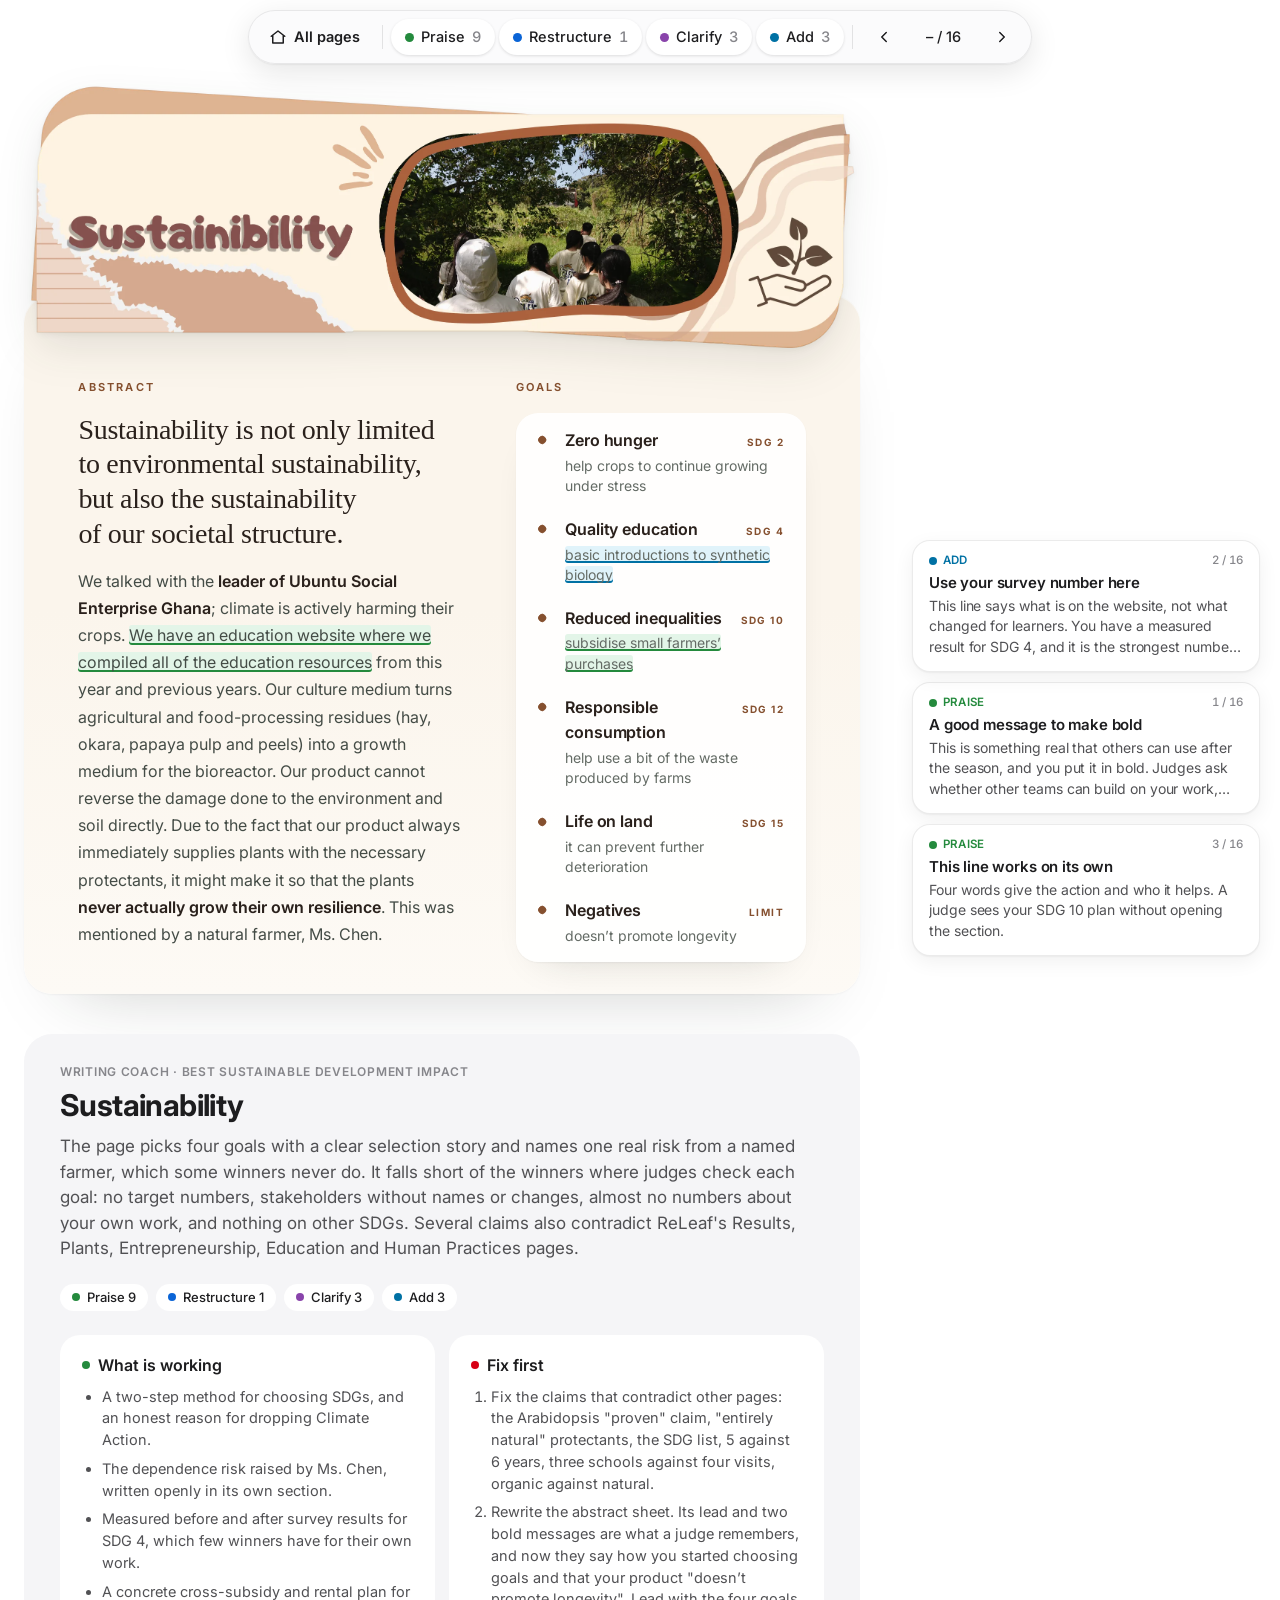
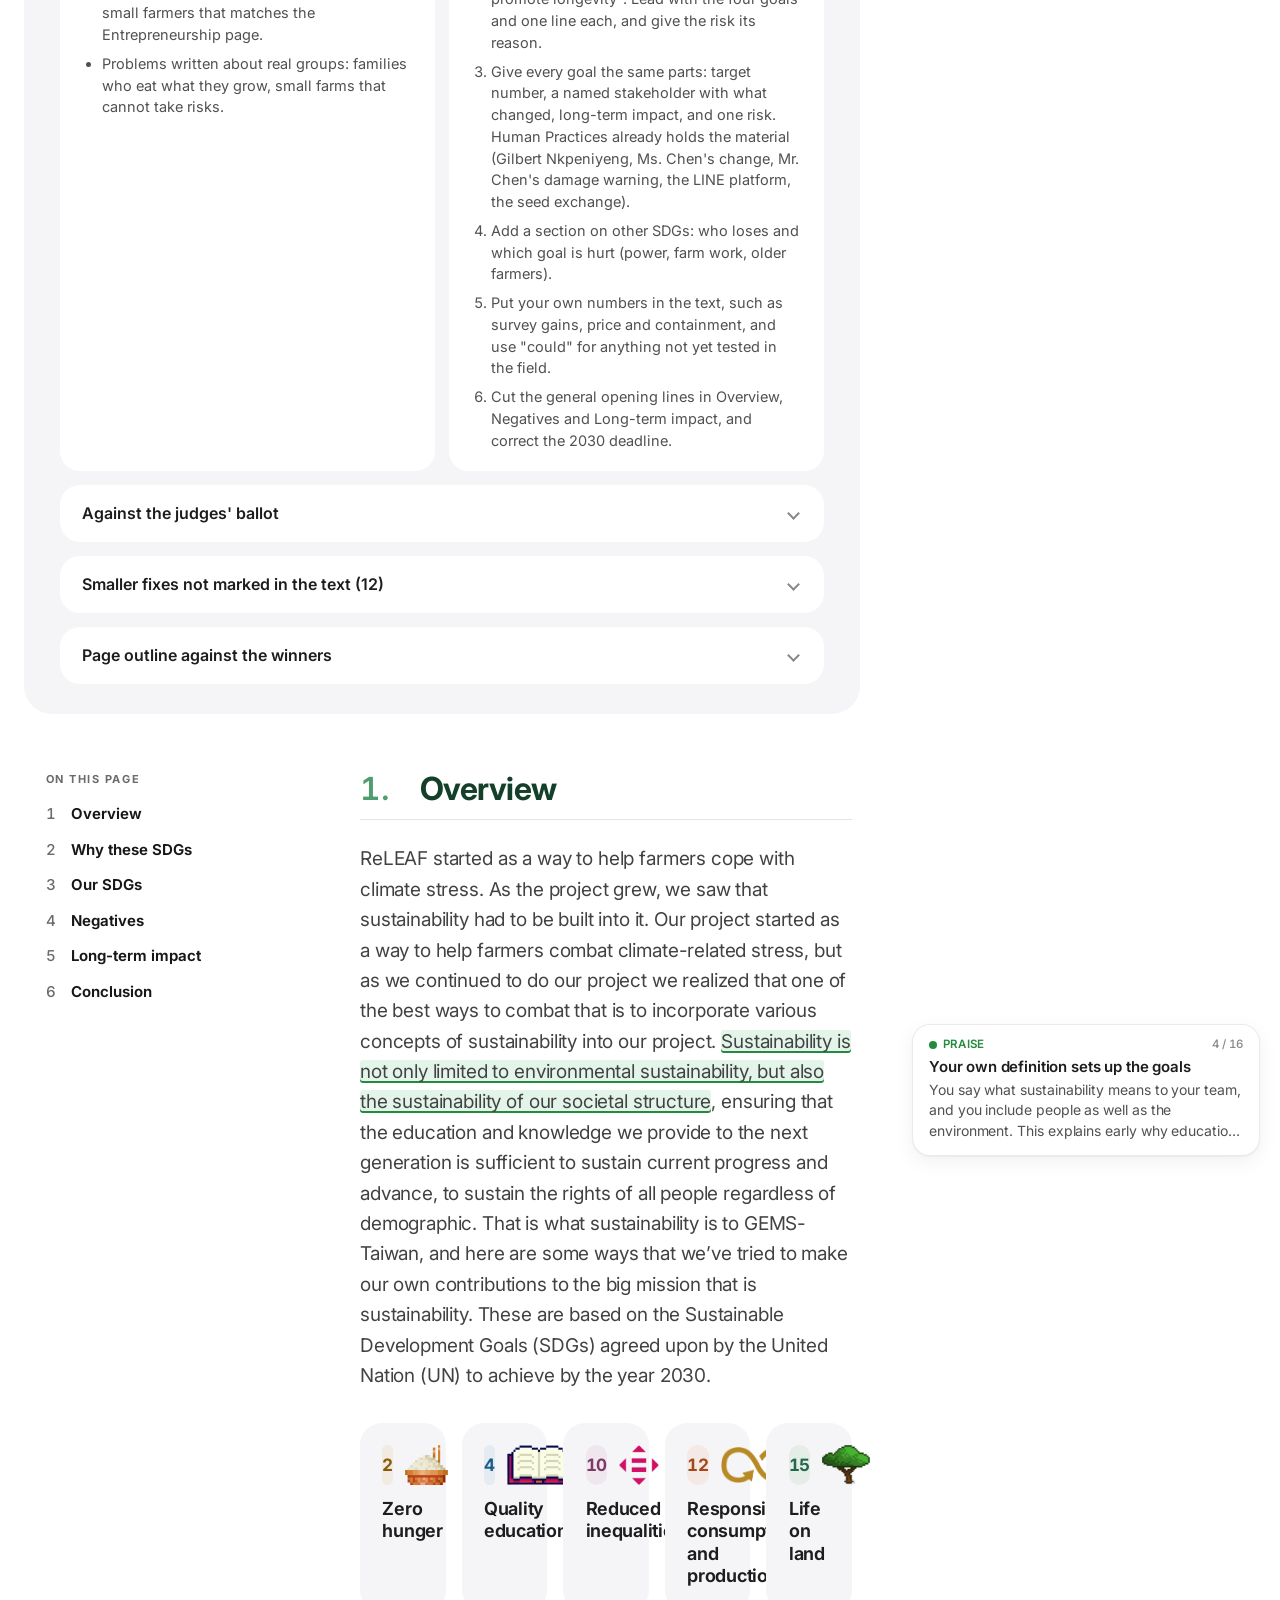
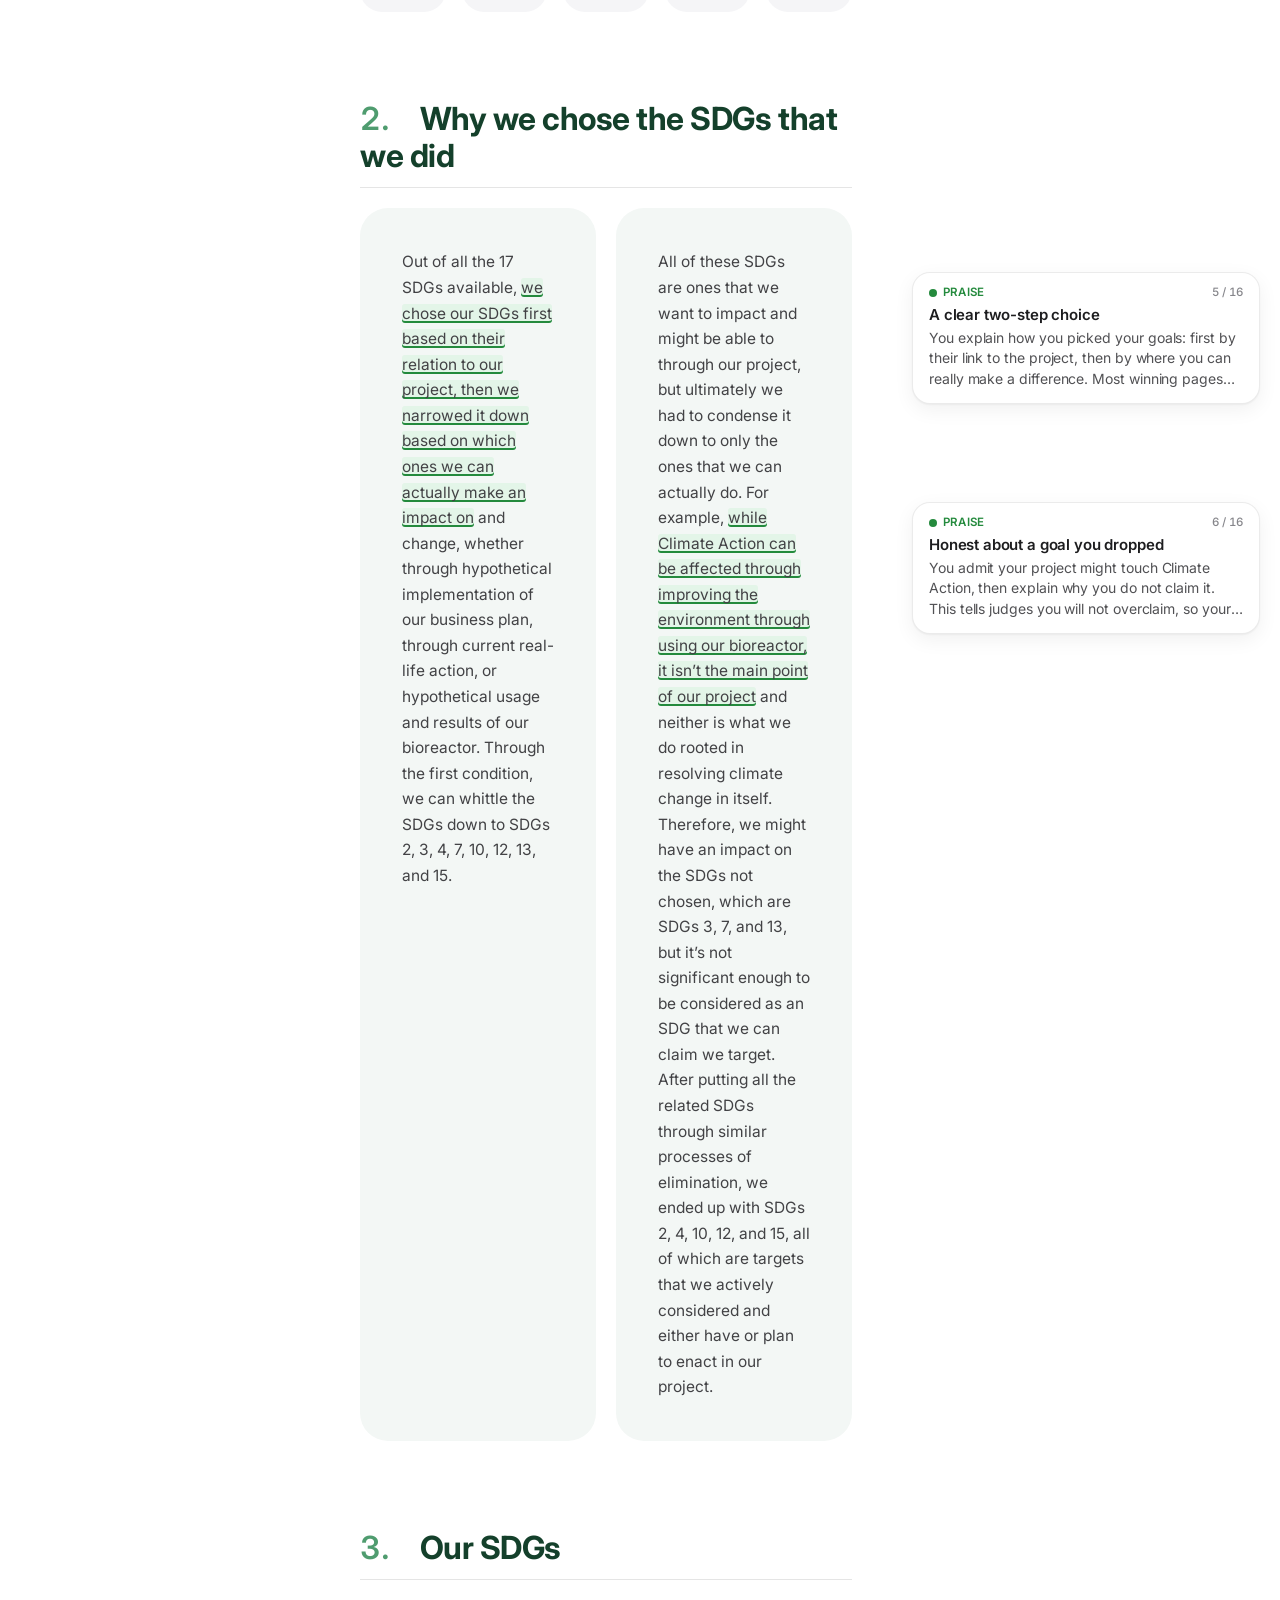
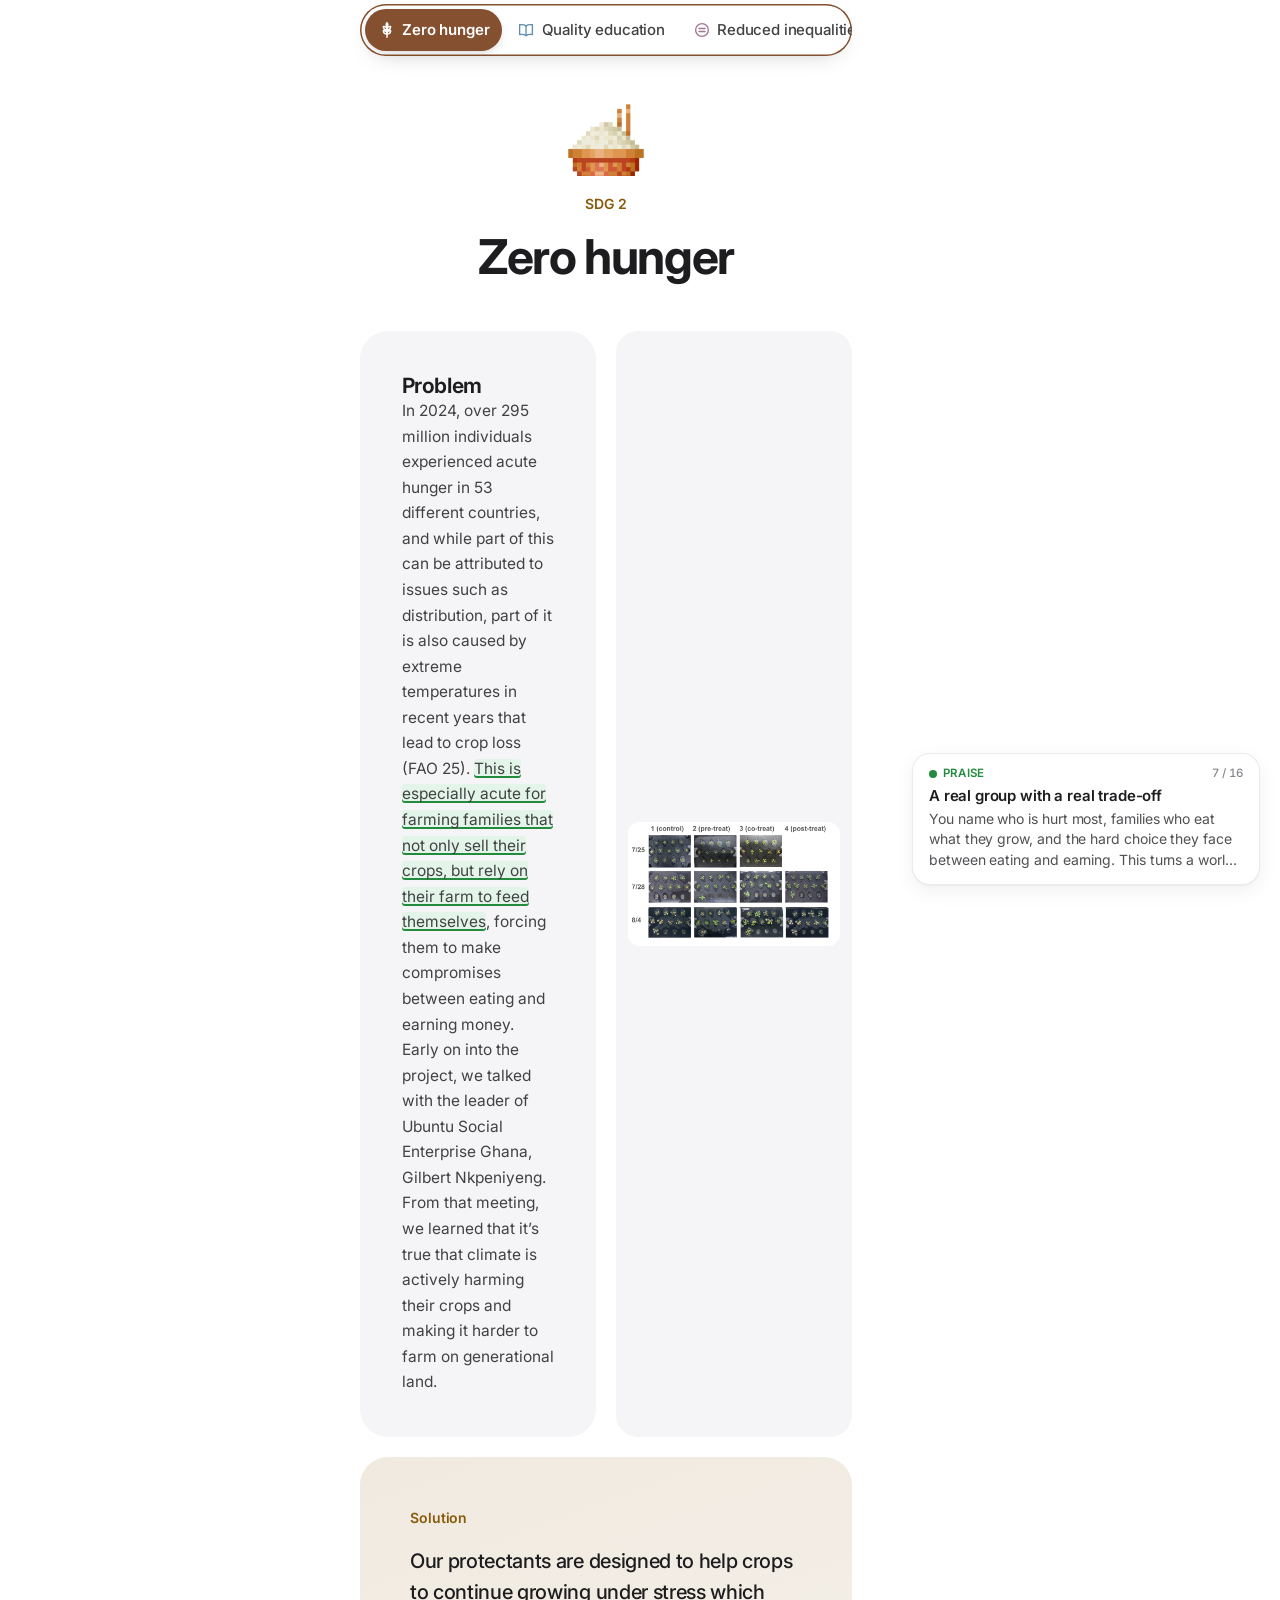
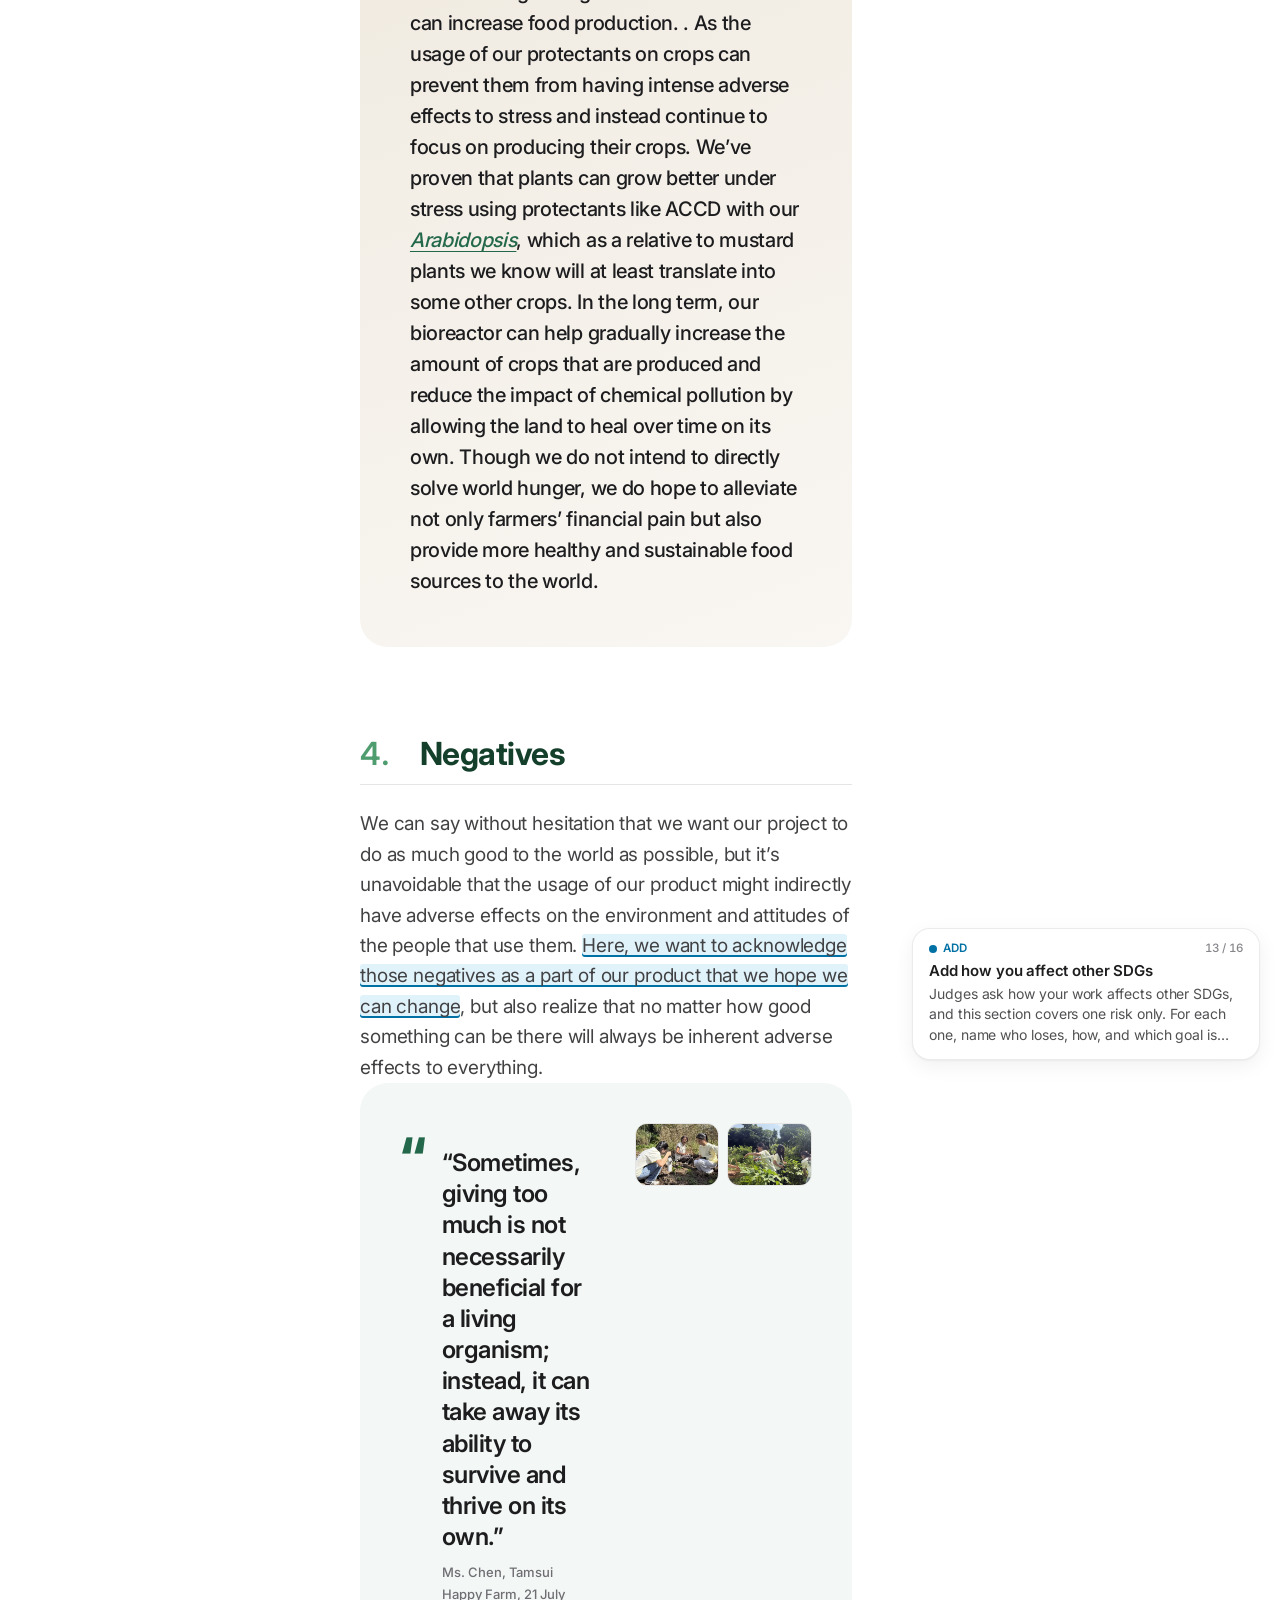
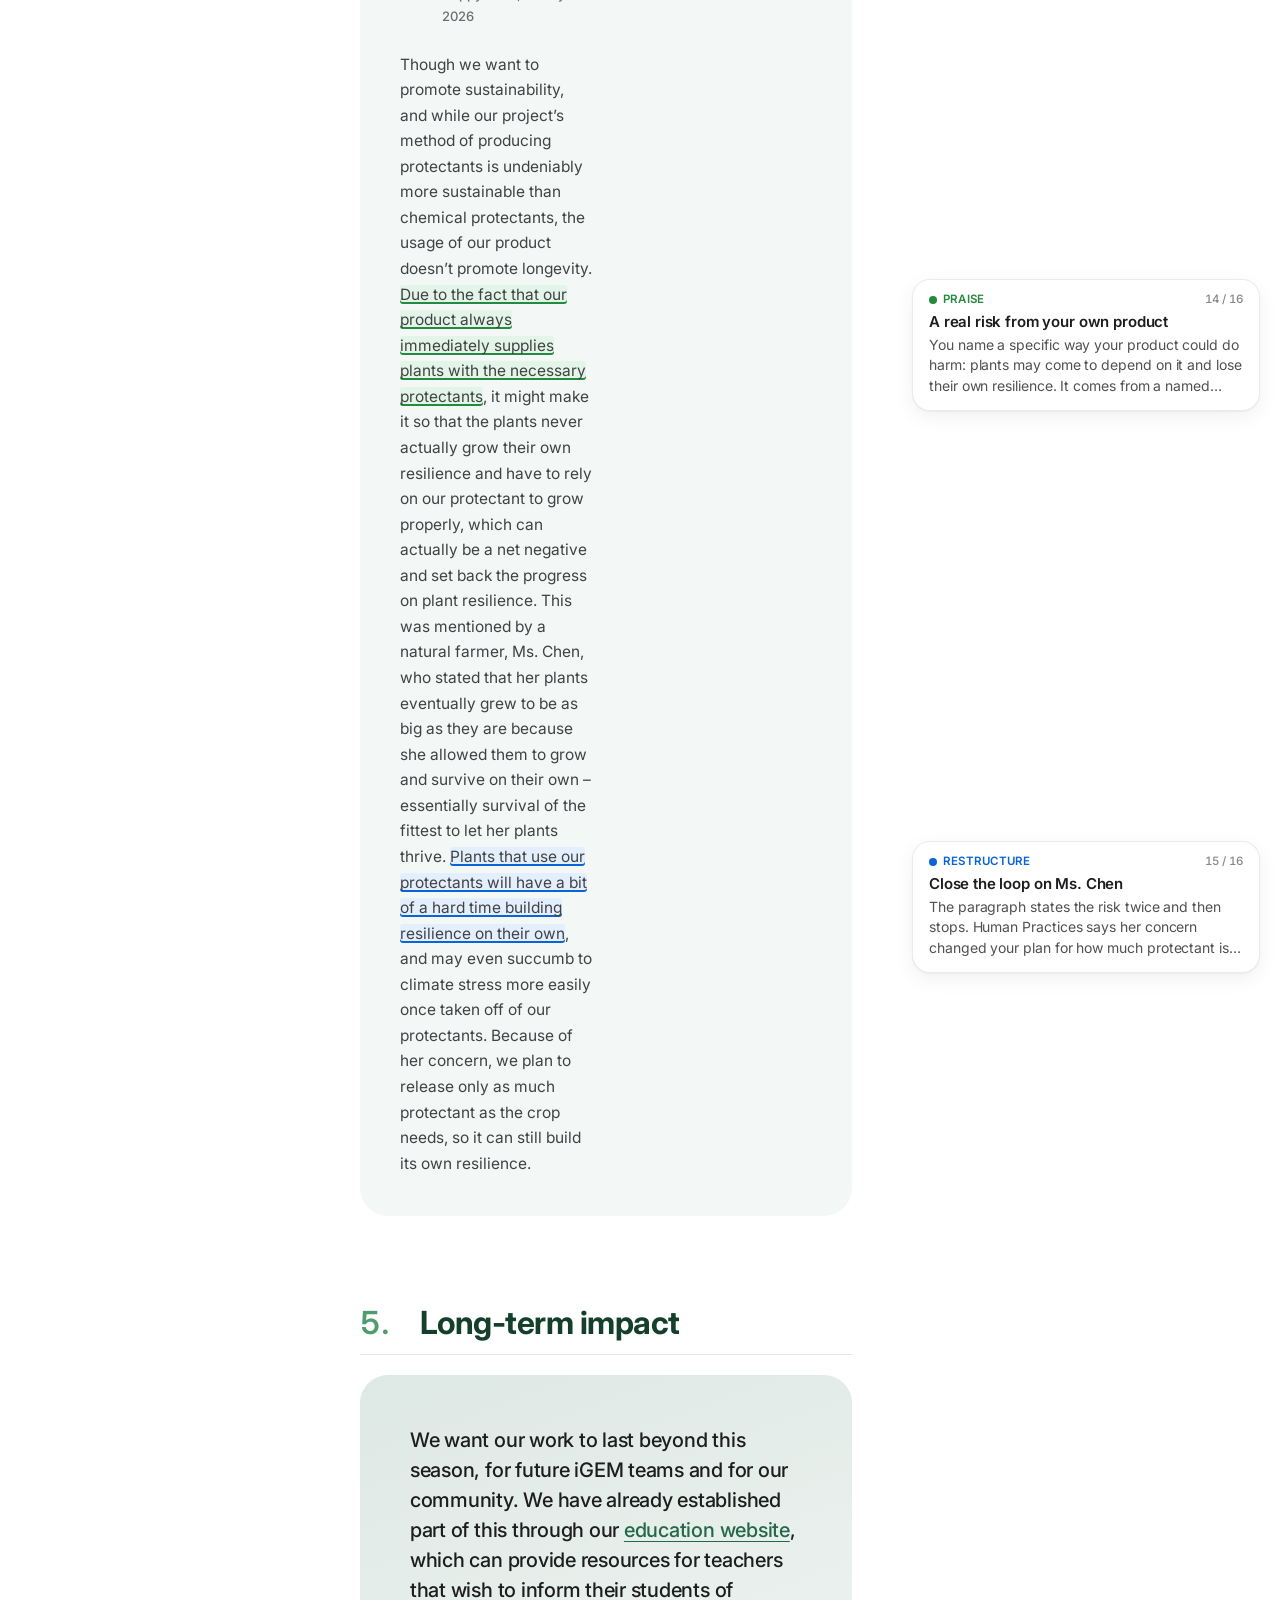
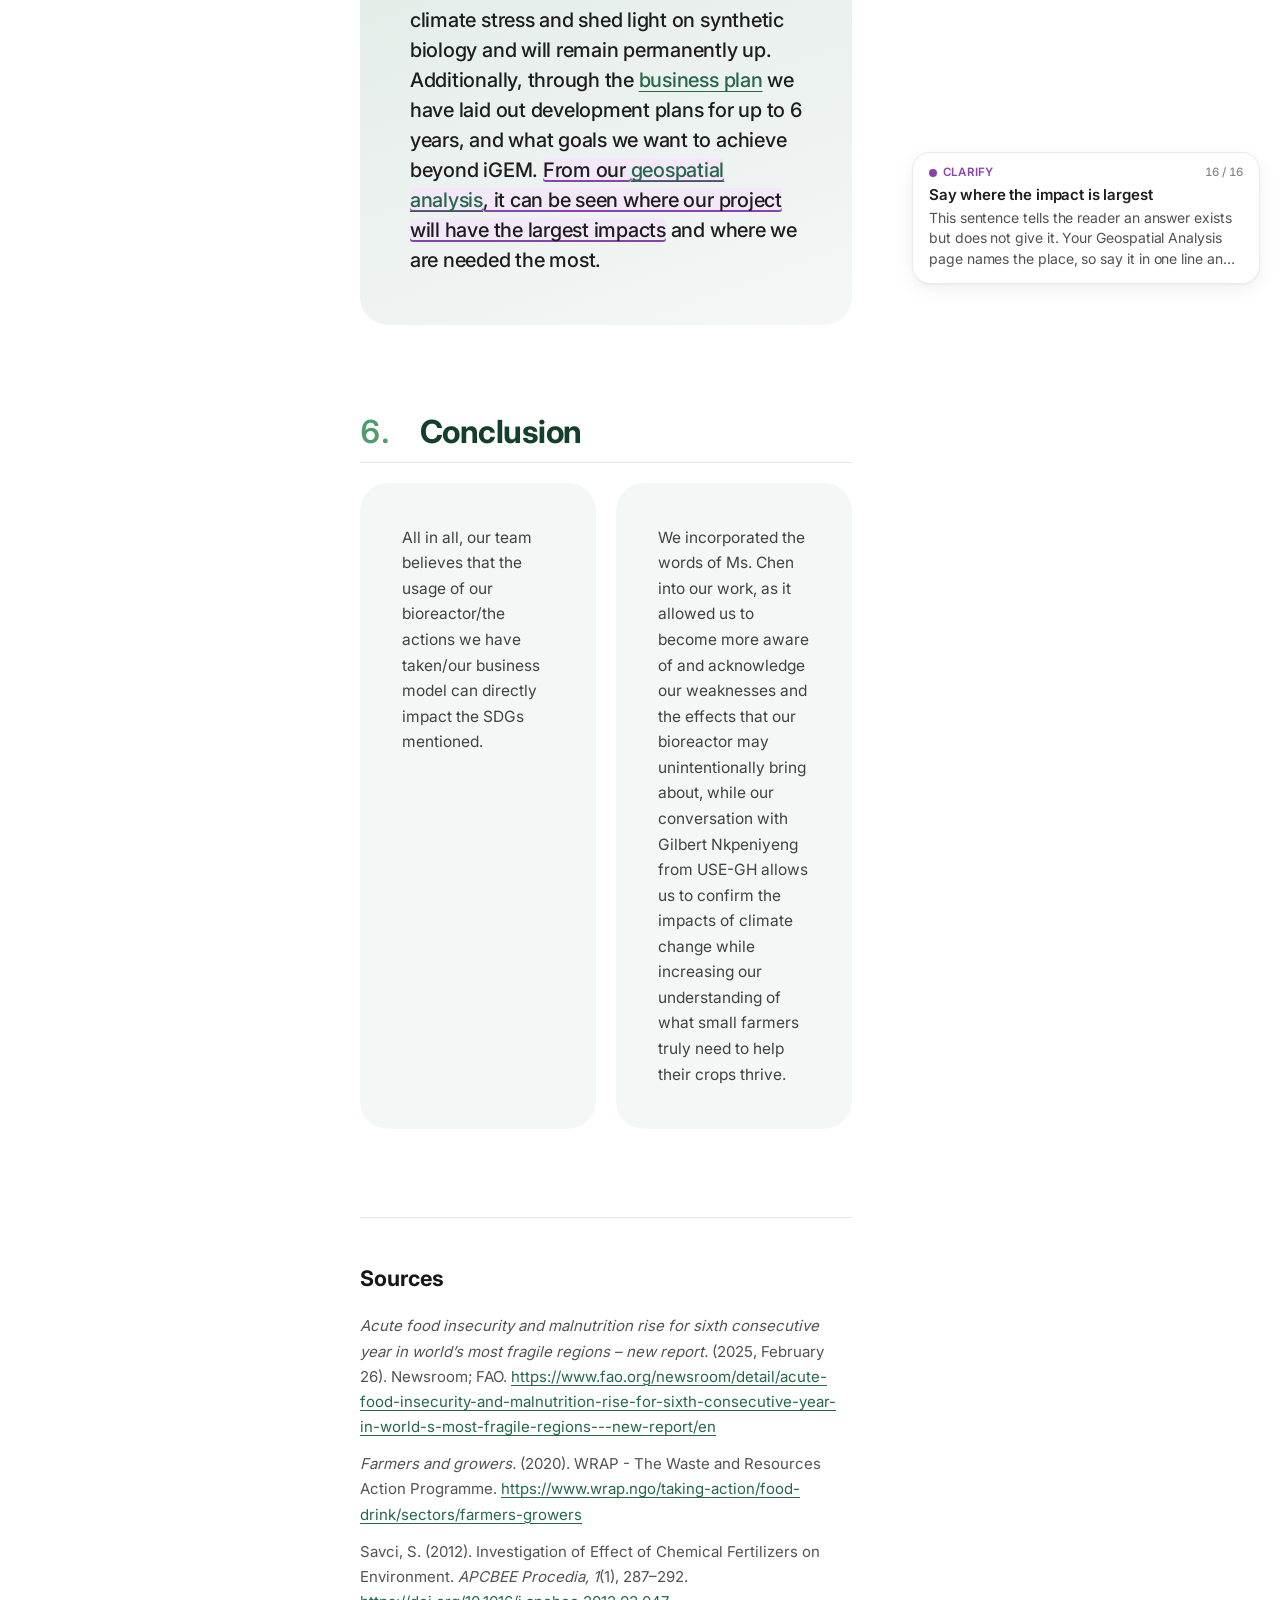
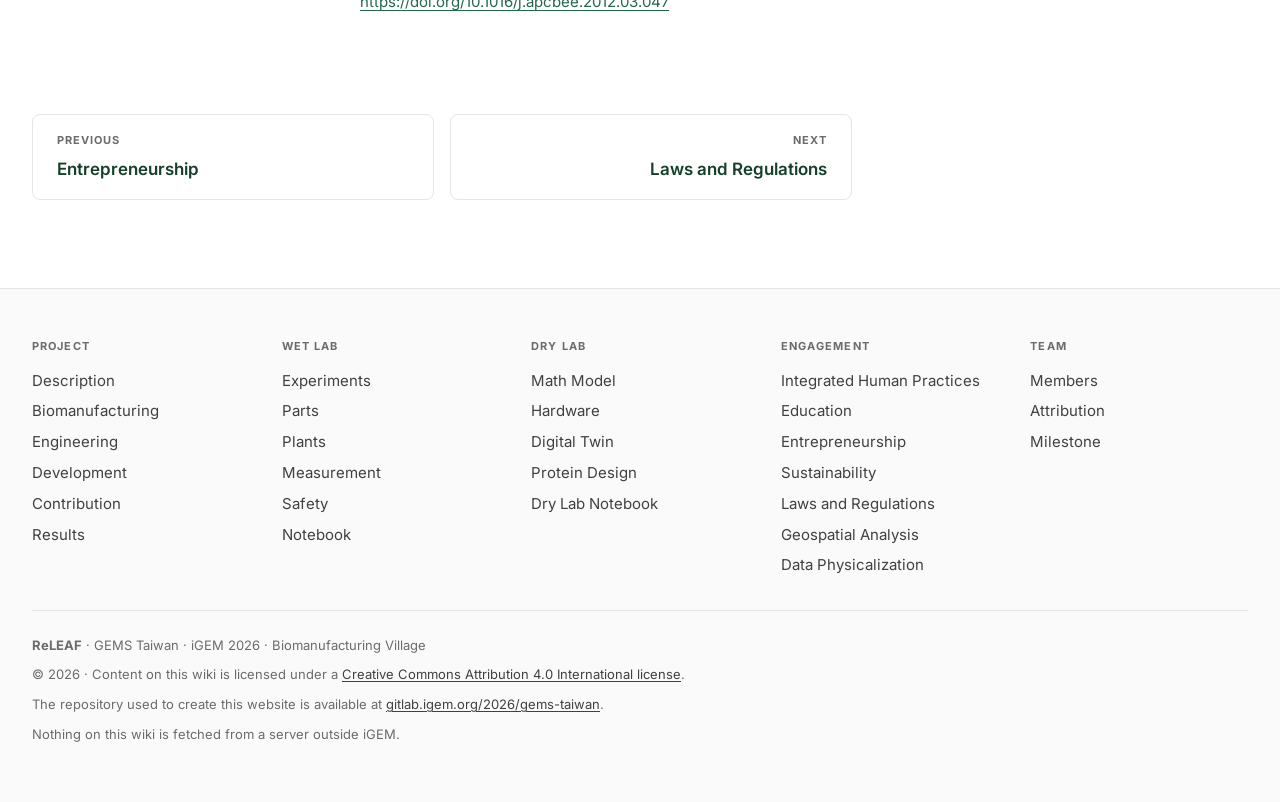
<file: docs/sustainability/index.html>
<!DOCTYPE html>
<html lang="en">
<head>
  <meta charset="utf-8" />
  <meta name="viewport" content="width=device-width, initial-scale=1" />
  <title>Sustainability | ReLEAF &middot; iGEM 2026</title>
  <meta name="description" content="ReLEAF against five Sustainable Development Goals: zero hunger, quality education, reduced inequalities, responsible consumption and production, and life on land, each with the problem, what our project does about it, and the ways our product could work against sustainability." />
  <link rel="icon" href="../assets/img/logo.png" />
  <link rel="stylesheet" href="../assets/css/tokens.css" />
  <link rel="stylesheet" href="../assets/css/nav.css" />
  <link rel="stylesheet" href="../assets/css/page.css" />
  <link rel="stylesheet" href="../assets/css/engage.css?v=1010seg" />
  <link rel="stylesheet" href="sus.css?v=1010s" />
  <link rel="stylesheet" href="../assets/css/bannerhead.css?v=20261010b" />
  <link rel="stylesheet" href="../coach/coach.css?v=1013192532" />
</head>
<body class="engage sus">
<!--
  SOURCE. The 11 October 2026 delivery, "10:11 HP updates/Sustainability 2":
  "Sustainability Writing.docx", the drafted sections only, not the planning
  outline above them, and the five goal icons in "Sustainability Photo",
  which are unchanged from the 10 October delivery. Ms. Chen's quotation is in
  the students' wording from the Integrated Human Practices docx, which this
  docx asks to have inserted.

  The docx still asks for a second Ms. Chen quotation in the Negatives
  paragraph, about plants needing to experience stress to grow. That quotation
  has not been written yet, so the paragraph stands without it.

  Student text only: there is no AI-written text on this page. The one figure
  caption is the students' own, from the docx.
-->

  <div id="site-nav" data-base="../" data-tab="engagement" data-page="sustainability"></div>
  <div class="sitenav-spacer"></div>

  <header class="bannerhead bannerhead--rest" data-tab="engagement">
    <h1 class="visually-hidden">Sustainability</h1>
    <div class="bannerhead__art">
      <img src="../assets/img/headers/sustainability.webp"
           srcset="../assets/img/headers/sustainability-w1200.webp 1200w, ../assets/img/headers/sustainability.webp 2253w"
           sizes="(max-width: 1280px) 100vw, 1280px"
           alt="Sustainability. Team members in white caps and team shirts walk away from the camera along a grassy path into dense green trees on a farm visit."
           width="2253" height="748" fetchpriority="high" />
    </div>
  </header>

  <section class="abstract abstract--sheet bannerhead" data-tab="engagement" aria-label="Summary">
    <div class="abstract__inner">
      <div class="abstract__story">
        <h2 class="abs-kicker">Abstract</h2>
        <p class="abstract__lead">Sustainability is not only limited to environmental sustainability, but also the sustainability of our societal structure.</p>
        <p class="abstract__body">We talked with the <strong>leader of Ubuntu Social Enterprise Ghana</strong>; climate is actively harming their crops. We have an education website where we compiled all of the education resources from this year and previous years. Our culture medium turns agricultural and food-processing residues (hay, okara, papaya pulp and peels) into a growth medium for the bioreactor. Our product cannot reverse the damage done to the environment and soil directly. Due to the fact that our product always immediately supplies plants with the necessary protectants, it might make it so that the plants <strong>never actually grow their own resilience</strong>. This was mentioned by a natural farmer, Ms. Chen.</p>
      </div>
      <div class="abstract__outcomes">
        <h2 class="abs-kicker">Goals</h2>
        <ul class="abs-ledger">
          <li><a class="st-key" href="#sdg-2-zero-hunger"><i></i><span class="abs-ledger__name">Zero hunger</span><span class="abs-st">SDG 2</span><span class="abs-ledger__text">help crops to continue growing under stress</span></a></li>
          <li><a class="st-key" href="#sdg-4-quality-education"><i></i><span class="abs-ledger__name">Quality education</span><span class="abs-st">SDG 4</span><span class="abs-ledger__text">basic introductions to synthetic biology</span></a></li>
          <li><a class="st-key" href="#sdg-10-reduced-inequalities"><i></i><span class="abs-ledger__name">Reduced inequalities</span><span class="abs-st">SDG 10</span><span class="abs-ledger__text">subsidise small farmers&rsquo; purchases</span></a></li>
          <li><a class="st-key" href="#sdg-12-responsible-consumption-and-production"><i></i><span class="abs-ledger__name">Responsible consumption</span><span class="abs-st">SDG 12</span><span class="abs-ledger__text">help use a bit of the waste produced by farms</span></a></li>
          <li><a class="st-key" href="#sdg-15-life-on-land"><i></i><span class="abs-ledger__name">Life on land</span><span class="abs-st">SDG 15</span><span class="abs-ledger__text">it can prevent further deterioration</span></a></li>
          <li><a class="st-key" href="#potential-negatives"><i></i><span class="abs-ledger__name">Negatives</span><span class="abs-st">Limit</span><span class="abs-ledger__text">doesn&rsquo;t promote longevity</span></a></li>
        </ul>
      </div>
    </div>
  </section>

  <div class="pagewrap">
    <details class="toc" open>
      <summary>Contents</summary>
      <div class="toc__inner"><p class="toc__title">On this page</p></div>
    </details>

    <main class="pagebody">
      <!-- ================================================ 1 · OVERVIEW ===== -->
      <section class="sec" id="overview">
        <h2>Overview</h2>

        <div class="lede-c"><p>ReLEAF started as a way to help farmers cope with climate stress. As the project grew, we saw that sustainability had to be built into it. Our project started as a way to help farmers combat climate-related stress, but as we continued to do our project we realized that one of the best ways to combat that is to incorporate various concepts of sustainability into our project. Sustainability is not only limited to environmental sustainability, but also the sustainability of our societal structure, ensuring that the education and knowledge we provide to the next generation is sufficient to sustain current progress and advance, to sustain the rights of all people regardless of demographic. That is what sustainability is to GEMS-Taiwan, and here are some ways that we&rsquo;ve tried to make our own contributions to the big mission that is sustainability. These are based on the Sustainable Development Goals (SDGs) agreed upon by the United Nation (UN) to achieve by the year 2030.</p></div>

        <div class="goals">
          <a class="goal pl-3" href="#sdg-2-zero-hunger">
            <span class="goal__top"><span class="goal__no">2</span><img class="goal__ico" src="../assets/img/sustainability/sdg-2-zero-hunger-icon.webp" alt="" width="285" height="268" loading="lazy" decoding="async"></span>
            <span class="goal__name">Zero hunger</span>
          </a>
          <a class="goal pl-5" href="#sdg-4-quality-education">
            <span class="goal__top"><span class="goal__no">4</span><img class="goal__ico" src="../assets/img/sustainability/sdg-4-quality-education-icon.webp" alt="" width="229" height="142" loading="lazy" decoding="async"></span>
            <span class="goal__name">Quality education</span>
          </a>
          <a class="goal pl-4" href="#sdg-10-reduced-inequalities">
            <span class="goal__top"><span class="goal__no">10</span><img class="goal__ico" src="../assets/img/sustainability/sdg-10-reduced-inequalities-icon.webp" alt="" width="220" height="220" loading="lazy" decoding="async"></span>
            <span class="goal__name">Reduced inequalities</span>
          </a>
          <a class="goal pl-12" href="#sdg-12-responsible-consumption-and-production">
            <span class="goal__top"><span class="goal__no">12</span><img class="goal__ico" src="../assets/img/sustainability/sdg-12-responsible-consumption-icon.webp" alt="" width="314" height="159" loading="lazy" decoding="async"></span>
            <span class="goal__name">Responsible consumption and production</span>
          </a>
          <a class="goal pl-2" href="#sdg-15-life-on-land">
            <span class="goal__top"><span class="goal__no">15</span><img class="goal__ico" src="../assets/img/sustainability/sdg-15-life-on-land-icon.webp" alt="" width="519" height="434" loading="lazy" decoding="async"></span>
            <span class="goal__name">Life on land</span>
          </a>
        </div>
      </section>

      <!-- ============================================ 2 · WHY THESE ======== -->
      <section class="sec" id="why-we-chose-these-sdgs">
        <h2 data-toc="Why these SDGs">Why we chose the SDGs that we did</h2>

        <div class="blks blks--2">
          <div class="blk"><p>Out of all the 17 SDGs available, we chose our SDGs first based on their relation to our project, then we narrowed it down based on which ones we can actually make an impact on and change, whether through hypothetical implementation of our business plan, through current real-life action, or hypothetical usage and results of our bioreactor. Through the first condition, we can whittle the SDGs down to SDGs 2, 3, 4, 7, 10, 12, 13, and 15.</p></div>
          <div class="blk"><p>All of these SDGs are ones that we want to impact and might be able to through our project, but ultimately we had to condense it down to only the ones that we can actually do. For example, while Climate Action can be affected through improving the environment through using our bioreactor, it isn&rsquo;t the main point of our project and neither is what we do rooted in resolving climate change in itself. Therefore, we might have an impact on the SDGs not chosen, which are SDGs 3, 7, and 13, but it&rsquo;s not significant enough to be considered as an SDG that we can claim we target. After putting all the related SDGs through similar processes of elimination, we ended up with SDGs 2, 4, 10, 12, and 15, all of which are targets that we actively considered and either have or plan to enact in our project.</p></div>
        </div>
      </section>

      <!-- ===================================== 3 · THE FIVE GOALS (rail) === -->
      <section class="sec" id="our-sdgs">
        <h2>Our SDGs</h2>

        <div class="rail rail--seg" data-rail data-rail-top>
          <div class="seg"><div class="rail__strip seg__track" role="tablist" aria-label="Sustainable Development Goals">
            <button class="rail__btn seg__btn pl-3" role="tab" type="button" id="t-sdg2" aria-controls="sdg-2-zero-hunger" aria-selected="true"><svg class="seg__ico" viewBox="0 0 24 24" fill="none" stroke="currentColor" stroke-width="1.8" stroke-linecap="round" stroke-linejoin="round" aria-hidden="true" focusable="false"><path d="M12 21V8"/><path d="M12 12c-2.6 0-4.5-1.8-4.5-4.5C10.1 7.5 12 9.3 12 12zM12 12c2.6 0 4.5-1.8 4.5-4.5-2.6 0-4.5 1.8-4.5 4.5zM12 17c-2.6 0-4.5-1.8-4.5-4.5 2.6 0 4.5 1.8 4.5 4.5zM12 17c2.6 0 4.5-1.8 4.5-4.5-2.6 0-4.5 1.8-4.5 4.5zM12 7.5c-1.2-1-1.2-3 0-4.5 1.2 1.5 1.2 3.5 0 4.5z"/></svg>Zero hunger</button>
            <button class="rail__btn seg__btn pl-5" role="tab" type="button" id="t-sdg4" aria-controls="sdg-4-quality-education" aria-selected="false"><svg class="seg__ico" viewBox="0 0 24 24" fill="none" stroke="currentColor" stroke-width="1.8" stroke-linecap="round" stroke-linejoin="round" aria-hidden="true" focusable="false"><path d="M12 6.5C10 5 7 4.5 3.5 5v13c3.5-.5 6.5 0 8.5 1.5 2-1.5 5-2 8.5-1.5V5C17 4.5 14 5 12 6.5z"/><path d="M12 6.5v13"/></svg>Quality education</button>
            <button class="rail__btn seg__btn pl-4" role="tab" type="button" id="t-sdg10" aria-controls="sdg-10-reduced-inequalities" aria-selected="false"><svg class="seg__ico" viewBox="0 0 24 24" fill="none" stroke="currentColor" stroke-width="1.8" stroke-linecap="round" stroke-linejoin="round" aria-hidden="true" focusable="false"><circle cx="12" cy="12" r="8.5"/><path d="M8 10h8M8 14h8"/></svg>Reduced inequalities</button>
            <button class="rail__btn seg__btn pl-12" role="tab" type="button" id="t-sdg12" aria-controls="sdg-12-responsible-consumption-and-production" aria-selected="false"><svg class="seg__ico" viewBox="0 0 24 24" fill="none" stroke="currentColor" stroke-width="1.8" stroke-linecap="round" stroke-linejoin="round" aria-hidden="true" focusable="false"><path d="M12 12c-1.8-2.6-3.4-4-5.3-4a4 4 0 0 0 0 8c1.9 0 3.5-1.4 5.3-4zm0 0c1.8 2.6 3.4 4 5.3 4a4 4 0 0 0 0-8c-1.2 0-2.2.5-3.2 1.5"/><path d="M14 6.6v3h3"/></svg>Responsible consumption and production</button>
            <button class="rail__btn seg__btn pl-2" role="tab" type="button" id="t-sdg15" aria-controls="sdg-15-life-on-land" aria-selected="false"><svg class="seg__ico" viewBox="0 0 24 24" fill="none" stroke="currentColor" stroke-width="1.8" stroke-linecap="round" stroke-linejoin="round" aria-hidden="true" focusable="false"><path d="M12 21v-6"/><path d="M12 15c-3.9 0-6.5-2.4-6.5-5.6 0-2.9 2.3-5.4 4-6.4h5c1.7 1 4 3.5 4 6.4 0 3.2-2.6 5.6-6.5 5.6z"/><path d="M12 15l-2.5-2.5M12 12.5l2.5-2.5"/></svg>Life on land</button>
          </div></div>

          <!-- SDG 2 -->
          <div class="rail__panel chap pl-3" role="tabpanel" id="sdg-2-zero-hunger" aria-labelledby="t-sdg2">
            <header class="chap__hero">
              <img class="chap__ico" src="../assets/img/sustainability/sdg-2-zero-hunger-icon.webp" alt="A bowl of rice with chopsticks." width="285" height="268" loading="lazy" decoding="async">
              <p class="chap__eyebrow">SDG 2</p>
              <h3 class="chap__title" data-no-toc>Zero hunger</h3>
            </header>
            <div class="pair"><article class="card">
              <h4 class="card__name">Problem</h4>
              <p>In 2024, over 295 million individuals experienced acute hunger in 53 different countries, and while part of this can be attributed to issues such as distribution, part of it is also caused by extreme temperatures in recent years that lead to crop loss (FAO 25). This is especially acute for farming families that not only sell their crops, but rely on their farm to feed themselves, forcing them to make compromises between eating and earning money. Early on into the project, we talked with the leader of Ubuntu Social Enterprise Ghana, Gilbert Nkpeniyeng. From that meeting, we learned that it&rsquo;s true that climate is actively harming their crops and making it harder to farm on generational land.</p>
            </article>
            <div class="chartbox"><div class="charts charts--1"><figure class="fig fig--chart"><img src="../assets/img/plant/fig-hydro-set1-boxes.webp" alt="A grid of hydroponic boxes photographed from above. Columns are box 1 control, box 2 pre-treatment, box 3 co-treatment and box 4 post-treatment; rows are 25 July, 28 July and 4 August. By 4 August the co-treatment box carries the largest and greenest rosettes and the post-treatment box the palest." width="1600" height="934" loading="lazy" decoding="async"></figure></div></div>
            </div>
            <div class="chap__end">
              <p class="chap__eyebrow">Solution</p>
              <p>Our protectants are designed to help crops to continue growing under stress which can increase food production. . As the usage of our protectants on crops can prevent them from having intense adverse effects to stress and instead continue to focus on producing their crops. We&rsquo;ve proven that plants can grow better under stress using protectants like ACCD with our <a href="../plant/"><i>Arabidopsis</i></a>, which as a relative to mustard plants we know will at least translate into some other crops. In the long term, our bioreactor can help gradually increase the amount of crops that are produced and reduce the impact of chemical pollution by allowing the land to heal over time on its own. Though we do not intend to directly solve world hunger, we do hope to alleviate not only farmers&rsquo; financial pain but also provide more healthy and sustainable food sources to the world.</p>
            </div>
          </div>

          <!-- SDG 4 -->
          <div class="rail__panel chap pl-5" role="tabpanel" id="sdg-4-quality-education" aria-labelledby="t-sdg4">
            <header class="chap__hero">
              <img class="chap__ico" src="../assets/img/sustainability/sdg-4-quality-education-icon.webp" alt="An open book." width="229" height="142" loading="lazy" decoding="async">
              <p class="chap__eyebrow">SDG 4</p>
              <h3 class="chap__title" data-no-toc>Quality education</h3>
            </header>
            <article class="card">
              <h4 class="card__name">Problem</h4>
              <p>A lot of people have misconceptions regarding synthetic biology due to not knowing where to look or not having access to the resources to learn about it. This may cause them to openly show distrust or act ignorantly towards new inventions and products due to that very lack of understanding.</p>
            </article>
            <div class="chartbox"><div class="charts charts--2"><figure class="fig fig--photo"><img src="../assets/img/education/hero-classroom-1400.webp" alt="A ReLEAF team member teaching a high school class in front of a projected slide reading Abiotic vs Biotic Stress, with students seated at desks facing the board." width="1400" height="788" loading="lazy" decoding="async"></figure><figure class="fig fig--photo"><img src="../assets/img/human-practices/forum-dsc08502.webp" alt="A farmer standing in the audience holding a microphone while others listen." width="1600" height="900" loading="lazy" decoding="async"></figure></div></div>
            <div class="chartbox"><div class="charts charts--1"><figure class="fig fig--chart"><img src="../assets/img/sustainability/knowledge-pre-post.webp" alt="Horizontal bar chart titled Knowledge Growth: Pre-Survey vs. Post-Survey, with seven questions. Correct responses rose from 18 to 82 per cent for the purpose of photosynthesis, 81 to 93 for its inputs, 31 to 88 for its outputs, 16 to 91 for biotic versus abiotic stress, 65 to 86 for identifying a biotic stressor, 25 to 89 for DNA codons and 74 to 92 for climate change impact." width="1132" height="710" loading="lazy" decoding="async"><figcaption>This graph shows elementary students&rsquo; knowledge before our lesson (pre-survey) and after our lesson (post-survey) from four different visits. As can be seen, there is a trend of increased knowledge post-lessons.</figcaption> </figure></div></div>
            <div class="chap__end">
              <p class="chap__eyebrow">Solution</p>
              <p>We have an <a href="../education/website/">education website</a> where we compiled all of the education resources from this year and previous years, along with basic introductions to synthetic biology. Through this website, people can learn more about synthetic biology and teachers can sign up for us to teach lessons for their classes inside that website. Additionally, we&rsquo;ve done a public forum in collaboration with Green Media on 9/5/2026, where we introduce our project and explain about synthetic biology to the public. Through this, we hope to be able to reach out and tell people that synthetic biology is something that will be used to help and advance society, and encourage people to learn more about synthetic biology on their own.</p>
            </div>
          </div>

          <!-- SDG 10 -->
          <div class="rail__panel chap pl-4" role="tabpanel" id="sdg-10-reduced-inequalities" aria-labelledby="t-sdg10">
            <header class="chap__hero">
              <img class="chap__ico" src="../assets/img/sustainability/sdg-10-reduced-inequalities-icon.webp" alt="An equals sign with an arrow on each of its four sides." width="220" height="220" loading="lazy" decoding="async">
              <p class="chap__eyebrow">SDG 10</p>
              <h3 class="chap__title" data-no-toc>Reduced inequalities</h3>
            </header>
            <article class="card">
              <h4 class="card__name">Problem</h4>
              <p>Industrial farms often have the resources, money, and ability to obtain various technologies and hardware that can help them run their farms, while small farmers often face monetary issues or reservations regarding using newer products on their farmland, because of limited space. This makes it so that large farms can afford to constantly advance with technology, grow more crops, and create a loop that can easily generate profit while small scale farmers must be more careful and conservative in terms of technology, which can prevent them from increasing profit.</p>
            </article>
            <div class="chartbox"><div class="charts charts--2"><figure class="fig fig--chart"><img src="../assets/img/geospatial/small-scale-farms.webp" alt="Satellite map of Taiwan with rural community boundaries filled yellow where recorded farmland is under 1.1 hectares and red where it is above; yellow polygons cover the whole western plain while only three red polygons appear." width="1600" height="1187" loading="lazy" decoding="async"></figure><figure class="fig fig--chart"><img src="../assets/img/geospatial/farmer-age-heat-v2.webp" alt="Map of Taiwan with counties shaded by average farmer age in 2016, from 55 years in pale yellow to 61 and over in dark blue, overlaid with dark red circles at weather stations sized by temperature change from 1991 to 2020." width="1796" height="1295" loading="lazy" decoding="async"></figure></div></div>
            <div class="chap__end">
              <p class="chap__eyebrow">Solution</p>
              <p>We plan <a href="../entrepreneurship/">to use the profit we obtain</a> from selling devices to industrial farmers or selling data to researchers to subsidise small farmers&rsquo; purchases or allow unions or similar organisations to rent bioreactors instead, making the price more manageable and friendly towards them. This way, both sides of the spectrum can use and enjoy the benefits of having more advanced regulation and protectant technology without breaking the bank.</p>
            </div>
          </div>

          <!-- SDG 12 -->
          <div class="rail__panel chap pl-12" role="tabpanel" id="sdg-12-responsible-consumption-and-production" aria-labelledby="t-sdg12">
            <header class="chap__hero">
              <img class="chap__ico" src="../assets/img/sustainability/sdg-12-responsible-consumption-icon.webp" alt="An infinity loop ending in an arrow." width="314" height="159" loading="lazy" decoding="async">
              <p class="chap__eyebrow">SDG 12</p>
              <h3 class="chap__title" data-no-toc>Responsible consumption and production</h3>
            </header>
            <article class="card">
              <h4 class="card__name">Problem</h4>
              <p>Using a lot of bacteria and lab-grade ingredients is not only expensive, but also unsustainable &ndash; each purchase means more resources consumed and more money spent on both our and the farmer&rsquo;s side, while perfectly good waste material from harvesting crops, or leftover cooking materials are left behind. 7.9 percent of all food harvested is thrown away as waste, which amounts to 3.6 million tonnes per year! (Food Waste in Primary Production in the UK 19)</p>
            </article>
            <div class="chap__end">
              <p class="chap__eyebrow">Solution</p>
              <p>Our culture medium turns agricultural and food-processing residues (hay, okara, papaya pulp and peels) into a growth medium for the bioreactor, instead of buying purified lab-grade ingredients. This means that farmers can actually create culture for the bacteria on our own, which can reduce the need to buy new culture medium and help use a bit of the waste produced by farms.</p>
            </div>
          </div>

          <!-- SDG 15 -->
          <div class="rail__panel chap pl-2" role="tabpanel" id="sdg-15-life-on-land" aria-labelledby="t-sdg15">
            <header class="chap__hero">
              <img class="chap__ico" src="../assets/img/sustainability/sdg-15-life-on-land-icon.webp" alt="A tree." width="519" height="434" loading="lazy" decoding="async">
              <p class="chap__eyebrow">SDG 15</p>
              <h3 class="chap__title" data-no-toc>Life on land</h3>
            </header>
            <article class="card">
              <h4 class="card__name">Problem</h4>
              <p>Chemical fertilizers and protectants often cause runoff and environmental pollution, which can lead to the destruction of local ecosystems. Issues such as eutrophication, accumulation of nitrate, and heavy metal buildup are all things that arise from the usage of chemical fertilizers and protectants on farms. (Savci 12) This is not only detrimental to the environment, but also causes farmland to later become harder to cultivate crops on and make the resulting crops to be unhealthy for the human body.</p>
            </article>
            <div class="chap__end">
              <p class="chap__eyebrow">Solution</p>
              <p>While our product cannot reverse the damage done to the environment and soil directly, it can prevent further deterioration of its surrounding ecosystem. The protectants produced already exist in plants prior to exposure to our bioreactor and the safety measures in the bioreactor itself ensure containment unless under extenuating circumstances. The bioreactor is designed to keep the engineered <i>B. subtilis</i> inside with three layers: a genetic kill switch, a hollow-fibre membrane and a sealed housing. Usage of our bioreactor over time can allow for the previous pollution to slowly go away on its own while maintaining and gradually increasing the quality of soil.</p>
            </div>
          </div>
        </div>
      </section>

      <!-- ============================================ 4 · NEGATIVES ======== -->
      <section class="sec" id="potential-negatives">
        <h2>Negatives</h2>

        <div class="lede-c"><p>We can say without hesitation that we want our project to do as much good to the world as possible, but it&rsquo;s unavoidable that the usage of our product might indirectly have adverse effects on the environment and attitudes of the people that use them. Here, we want to acknowledge those negatives as a part of our product that we hope we can change, but also realize that no matter how good something can be there will always be inherent adverse effects to everything.</p></div>

        <article class="ev">
          <div class="ev__text">
            <blockquote class="quote"><p>&ldquo;Sometimes, giving too much is not necessarily beneficial for a living organism; instead, it can take away its ability to survive and thrive on its own.&rdquo;</p><footer>Ms. Chen, Tamsui Happy Farm, 21 July 2026</footer></blockquote>
            <p>Though we want to promote sustainability, and while our project&rsquo;s method of producing protectants is undeniably more sustainable than chemical protectants, the usage of our product doesn&rsquo;t promote longevity. Due to the fact that our product always immediately supplies plants with the necessary protectants, it might make it so that the plants never actually grow their own resilience and have to rely on our protectant to grow properly, which can actually be a net negative and set back the progress on plant resilience. This was mentioned by a natural farmer, Ms. Chen, who stated that her plants eventually grew to be as big as they are because she allowed them to grow and survive on their own &ndash; essentially survival of the fittest to let her plants thrive. Plants that use our protectants will have a bit of a hard time building resilience on their own, and may even succumb to climate stress more easily once taken off of our protectants. Because of her concern, we plan to release only as much protectant as the crop needs, so it can still build its own resilience.</p>
          </div>
          <div class="bento bento--2"><figure class="fig fig--photo"><img src="../assets/img/human-practices/farm-tamsui-soil.webp" srcset="../assets/img/human-practices/farm-tamsui-soil-w800.webp 800w, ../assets/img/human-practices/farm-tamsui-soil.webp 1200w" sizes="(max-width: 480px) 35vw, (max-width: 1024px) 41vw, 213px" alt="Ms. Chen crouched in a vegetable bed beside a basket, with two students kneeling to look at the soil." width="1200" height="675" loading="lazy" decoding="async"></figure><figure class="fig fig--photo"><img src="../assets/img/human-practices/farm-tamsui-okra.webp" srcset="../assets/img/human-practices/farm-tamsui-okra-w800.webp 800w, ../assets/img/human-practices/farm-tamsui-okra.webp 1600w" sizes="(max-width: 480px) 35vw, (max-width: 1024px) 41vw, 213px" alt="Ms. Chen and students harvesting among tall okra plants." width="1600" height="900" loading="lazy" decoding="async"></figure></div>
        </article>
      </section>

      <!-- ========================================= 5 · LONG-TERM IMPACT ==== -->
      <section class="sec" id="long-term-impact">
        <h2>Long-term impact</h2>
        <div class="end"><p>We want our work to last beyond this season, for future iGEM teams and for our community. We have already established part of this through our <a href="../education/website/">education website</a>, which can provide resources for teachers that wish to inform their students of climate stress and shed light on synthetic biology and will remain permanently up. Additionally, through the <a href="../entrepreneurship/#product-development-plan">business plan</a> we have laid out development plans for up to 6 years, and what goals we want to achieve beyond iGEM. From our <a href="../geospatial-analysis/">geospatial analysis</a>, it can be seen where our project will have the largest impacts and where we are needed the most.</p></div>
      </section>

      <!-- =============================================== 6 · CONCLUSION ==== -->
      <section class="sec" id="conclusion">
        <h2>Conclusion</h2>

        <div class="blks blks--2">
          <div class="blk"><p>All in all, our team believes that the usage of our bioreactor/the actions we have taken/our business model can directly impact the SDGs mentioned.</p></div>
          <div class="blk"><p>We incorporated the words of Ms. Chen into our work, as it allowed us to become more aware of and acknowledge our weaknesses and the effects that our bioreactor may unintentionally bring about, while our conversation with Gilbert Nkpeniyeng from USE-GH allows us to confirm the impacts of climate change while increasing our understanding of what small farmers truly need to help their crops thrive.</p></div>
        </div>
      </section>

      <!-- ================================================== SOURCES ======== -->
      <section class="refs" id="sources">
        <h2 data-no-toc>Sources</h2>
        <ul class="sus-refs">
          <li><i>Acute food insecurity and malnutrition rise for sixth consecutive year in world&rsquo;s most fragile regions &ndash; new report.</i> (2025, February 26). Newsroom; FAO. <a href="https://www.fao.org/newsroom/detail/acute-food-insecurity-and-malnutrition-rise-for-sixth-consecutive-year-in-world-s-most-fragile-regions---new-report/en">https://www.fao.org/newsroom/detail/acute-food-insecurity-and-malnutrition-rise-for-sixth-consecutive-year-in-world-s-most-fragile-regions---new-report/en</a></li>
          <li><i>Farmers and growers.</i> (2020). WRAP - The Waste and Resources Action Programme. <a href="https://www.wrap.ngo/taking-action/food-drink/sectors/farmers-growers">https://www.wrap.ngo/taking-action/food-drink/sectors/farmers-growers</a></li>
          <li>Savci, S. (2012). Investigation of Effect of Chemical Fertilizers on Environment. <i>APCBEE Procedia, 1</i>(1), 287&ndash;292. <a href="https://doi.org/10.1016/j.apcbee.2012.03.047">https://doi.org/10.1016/j.apcbee.2012.03.047</a></li>
        </ul>
      </section>

    </main>
  </div>

  <nav class="pagenav" aria-label="Neighbouring pages">
    <a class="is-prev" href="../entrepreneurship/"><b>Previous</b><span>Entrepreneurship</span></a>
    <a class="is-next" href="../laws-and-regulations/"><b>Next</b><span>Laws and Regulations</span></a>
  </nav>

  <footer class="footer2">
    <div class="footer2__inner">
        <div>
          <h3>Project</h3>
          <ul>
          <li><a href="../description/">Description</a></li>
          <li><a href="../biomanufacturing/">Biomanufacturing</a></li>
          <li><a href="../engineering/">Engineering</a></li>
          <li><a href="../development/">Development</a></li>
          <li><a href="../contribution/">Contribution</a></li>
          <li><a href="../results/">Results</a></li>
          </ul>
        </div>
        <div>
          <h3>Wet Lab</h3>
          <ul>
          <li><a href="../experiments/">Experiments</a></li>
          <li><a href="../parts/">Parts</a></li>
          <li><a href="../plant/">Plants</a></li>
          <li><a href="../measurement/">Measurement</a></li>
          <li><a href="../safety-and-security/">Safety</a></li>
          <li><a href="../notebook/">Notebook</a></li>
          </ul>
        </div>
        <div>
          <h3>Dry Lab</h3>
          <ul>
          <li><a href="../model/">Math Model</a></li>
          <li><a href="../hardware/">Hardware</a></li>
          <li><a href="../software/">Digital Twin</a></li>
          <li><a href="../protein-design/">Protein Design</a></li>
          <li><a href="../drylab-notebook/">Dry Lab Notebook</a></li>
          </ul>
        </div>
        <div>
          <h3>Engagement</h3>
          <ul>
          <li><a href="../human-practices/">Integrated Human Practices</a></li>
          <li><a href="../education/">Education</a></li>
          <li><a href="../entrepreneurship/">Entrepreneurship</a></li>
          <li><a href="../sustainability/">Sustainability</a></li>
          <li><a href="../laws-and-regulations/">Laws and Regulations</a></li>
          <li><a href="../geospatial-analysis/">Geospatial Analysis</a></li>
          <li><a href="../data-physicalization/">Data Physicalization</a></li>
          </ul>
        </div>
        <div>
          <h3>Team</h3>
          <ul>
          <li><a href="../team/">Members</a></li>
          <li><a href="../attributions/">Attribution</a></li>
          <li><a href="../milestone/">Milestone</a></li>
          </ul>
        </div>
      <div class="footer2__legal">
        <p><b>ReLEAF</b> &middot; GEMS Taiwan &middot; iGEM 2026 &middot; Biomanufacturing Village</p>
        <p>&copy; 2026 &middot; Content on this wiki is licensed under a <a href="https://creativecommons.org/licenses/by/4.0/" rel="license">Creative Commons Attribution 4.0 International license</a>.</p>
        <p>The repository used to create this website is available at <a href="https://gitlab.igem.org/2026/gems-taiwan">gitlab.igem.org/2026/gems-taiwan</a>.</p>
        <p>Nothing on this wiki is fetched from a server outside iGEM.</p>
      </div>
    </div>
  </footer>

  <script src="../assets/data/site-nav.js" fetchpriority="high"></script>
  <script src="../assets/js/nav.js" fetchpriority="high"></script>
  <script src="../assets/js/page.js" fetchpriority="high"></script>
  <script src="../assets/js/engage.js?v=1007s"></script>
  <script src="../coach/data/sustainability.js?v=1013192532"></script>
  <script src="../coach/coach.js?v=1013192532"></script>
</body>
</html>
</file>
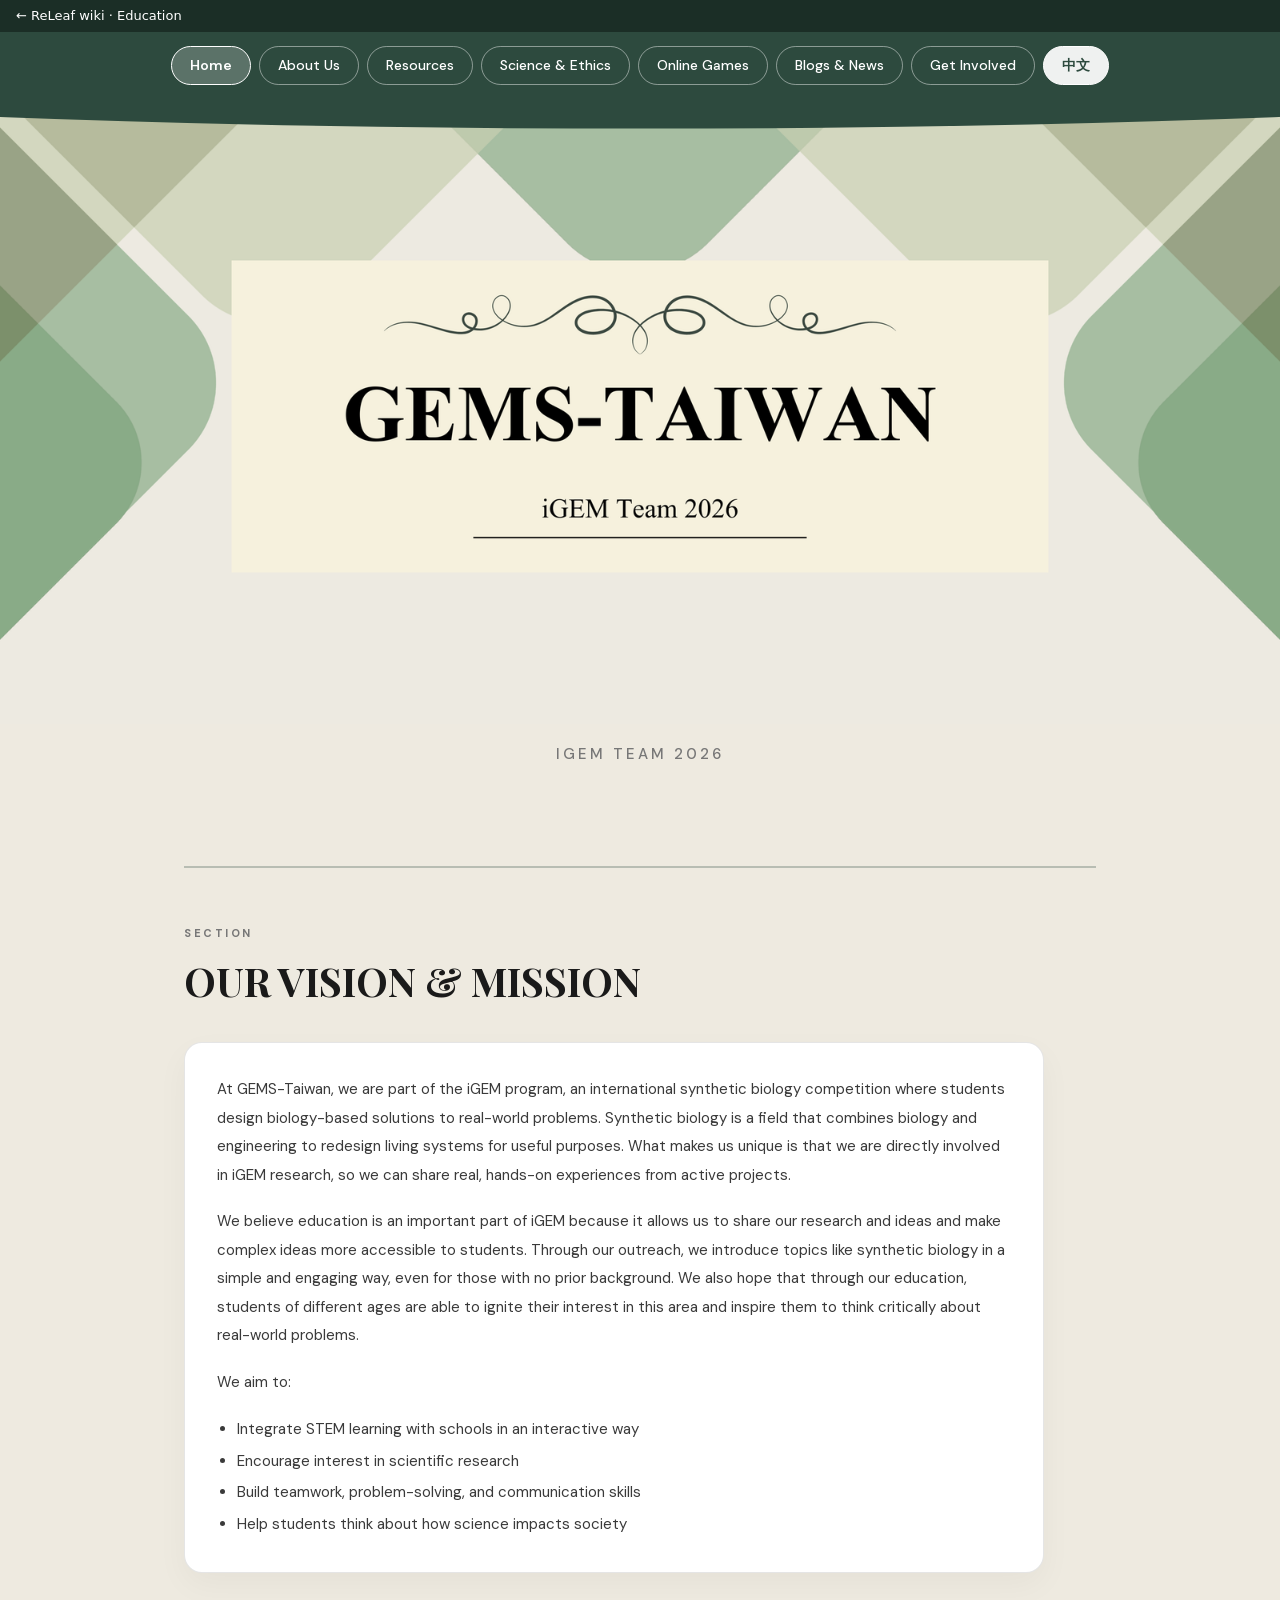
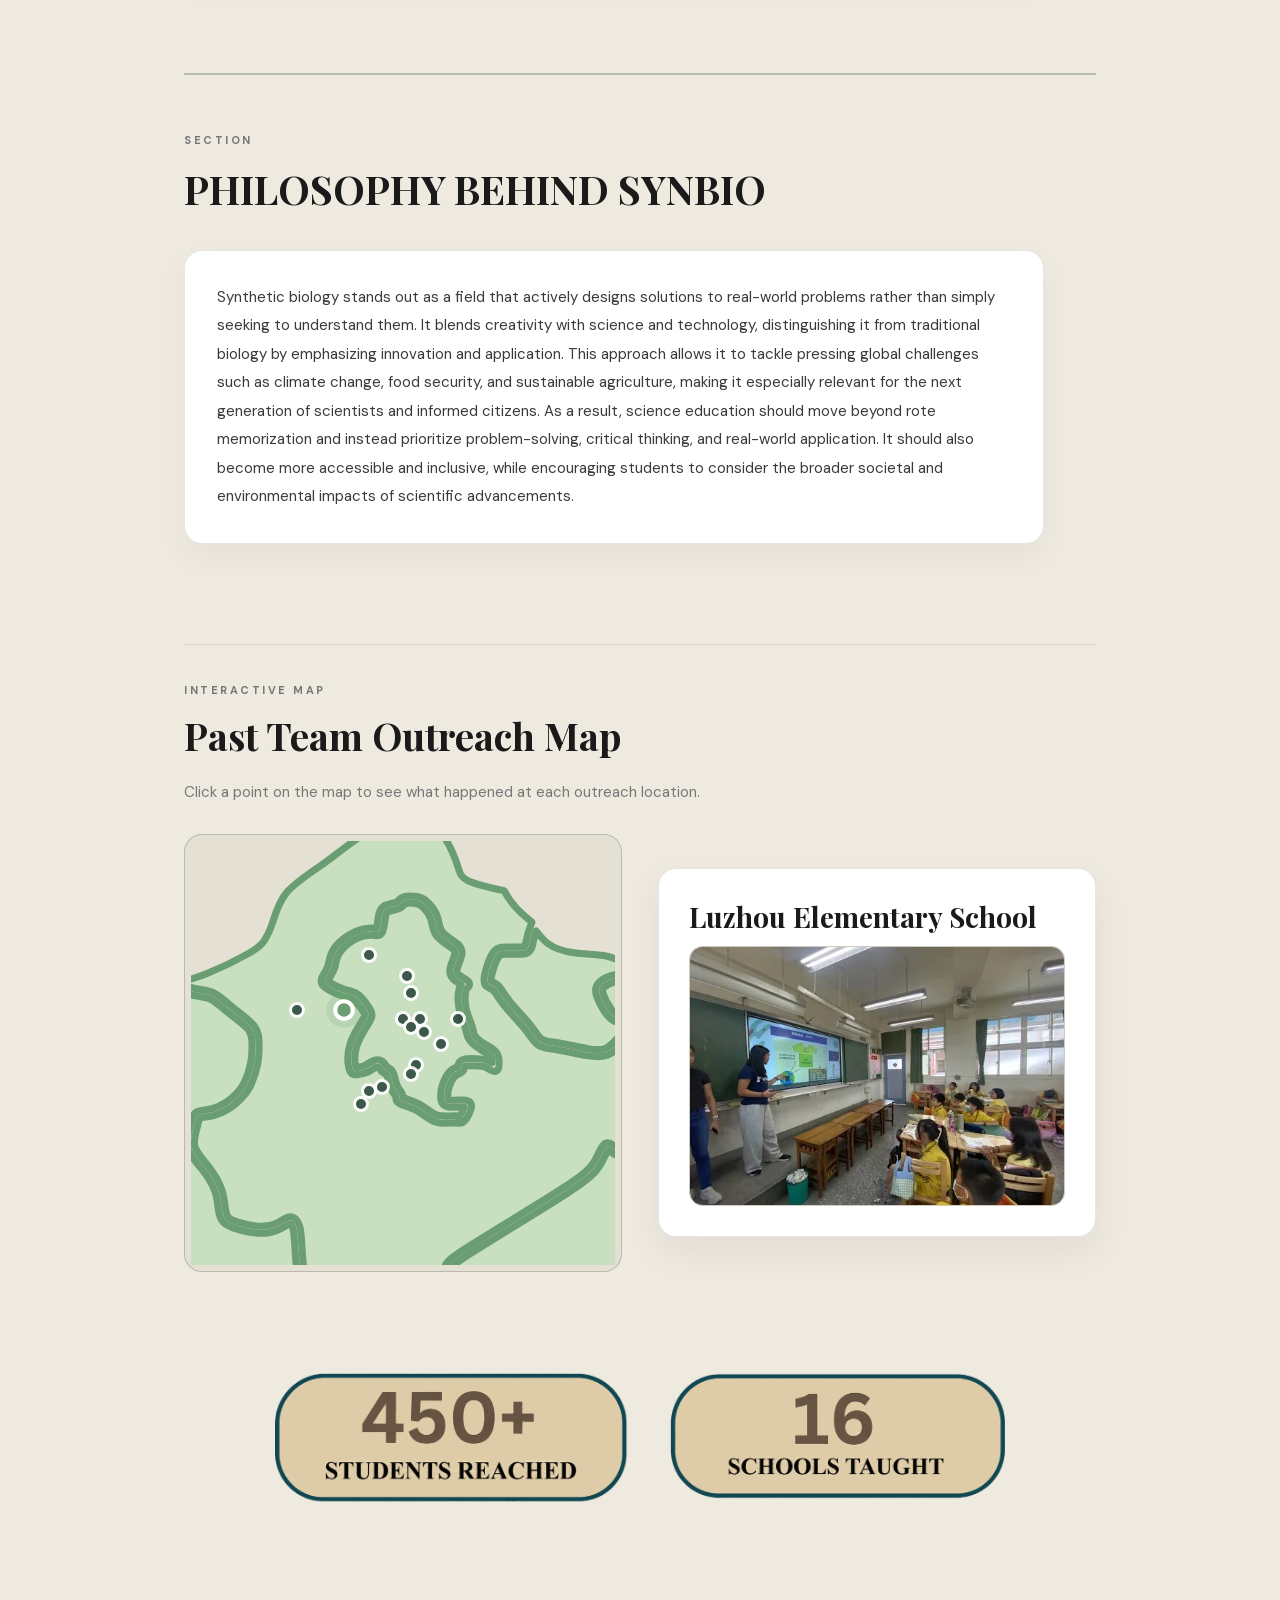
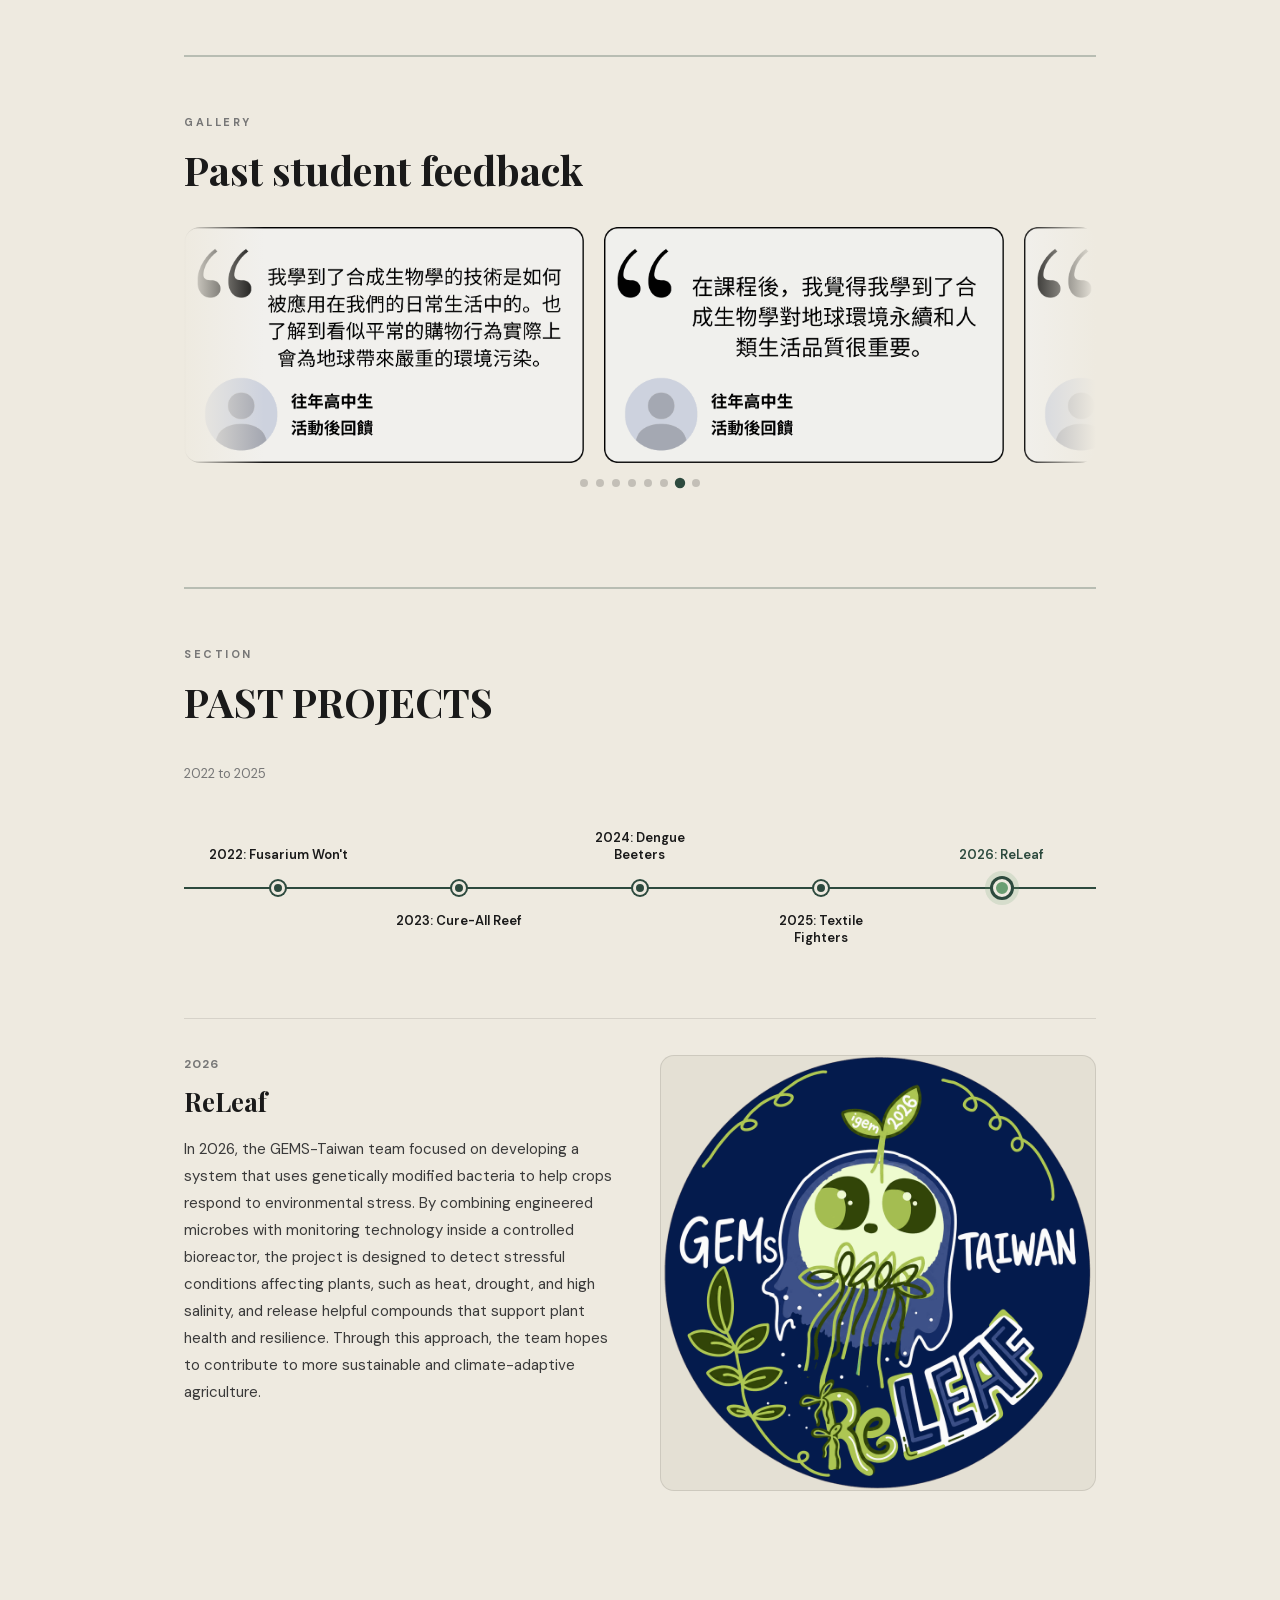
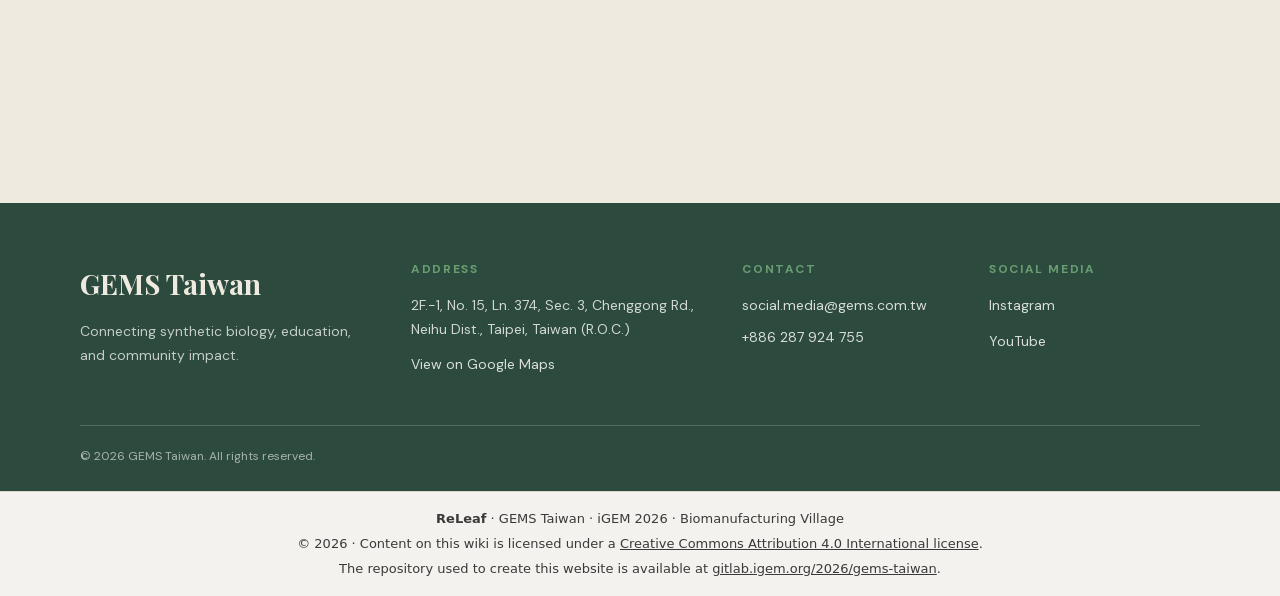
<file: docs/education/website/index.html>
<!DOCTYPE html>
<html lang="en">

<head>
  <meta charset="UTF-8" />
  <meta name="viewport" content="width=device-width, initial-scale=1.0" />
  <title>Gems Taiwan | Home</title>
  <link rel="stylesheet" href="fonts/fonts.css" /> <!-- ReLeaf port: Google Fonts link replaced by local copies in fonts/ (iGEM wikis may not load files from outside iGEM). -->
  <link rel="stylesheet" href="styles.css" />

  <script>window.ACTIVE_PAGE = 'index.html';</script>
  <script defer src="nav.js"></script>
  <script defer src="script.js"></script>
</head>

<body>
<!-- ReLeaf port: link back to the wiki's Education page. -->
<div id="releaf-wiki-bar" role="navigation" aria-label="ReLeaf wiki" style="align-self:stretch;width:100%;box-sizing:border-box;margin:0;padding:6px 16px;background:#1b2e26;font:500 13px/1.5 system-ui,-apple-system,'Segoe UI',sans-serif;text-align:left;"><a href="../" style="color:#fff;text-decoration:none;cursor:pointer;">&larr; ReLeaf wiki &middot; Education</a></div>


  <main>

    <!-- ── HERO ── -->
    <div class="home-hero">
      <img class="site-title-image" src="images/hero-title.webp" alt="GEMS-TAIWAN" />

      <div class="site-subtitle">iGEM Team 2026</div>
    </div>
    <!-- ── OUR VISION & MISSION ── -->
    <section class="info-section vision-section">
      <div class="section-title">SECTION</div>
      <div class="section-heading">OUR VISION &amp; MISSION</div>

      <div class="info-body">
        <p>
          At GEMS-Taiwan, we are part of the iGEM program, an international synthetic biology competition where students
          design biology-based solutions to real-world problems. Synthetic biology is a field that combines biology and
          engineering to redesign living systems for useful purposes. What makes us unique is that we are directly
          involved in iGEM research, so we can share real, hands-on experiences from active projects.
        </p>

        <p>
          We believe education is an important part of iGEM because it allows us to share our research and ideas and
          make complex ideas more accessible to students. Through our outreach, we introduce topics like synthetic
          biology in a simple and engaging way, even for those with no prior background. We also hope that through our
          education, students of different ages are able to ignite their interest in this area and inspire them to think
          critically about real-world problems.
        </p>
        <p>
          We aim to:
        </p>
        <ul>
          <li>Integrate STEM learning with schools in an interactive way</li>
          <li>Encourage interest in scientific research</li>
          <li>Build teamwork, problem-solving, and communication skills</li>
          <li>Help students think about how science impacts society</li>
        </ul>
      </div>
    </section>

    <!-- ── PHILOSOPHY BEHIND SYNBIO ── -->
    <section class="info-section philosophy-section" id="philosophy">
      <div class="section-title">SECTION</div>
      <div class="section-heading">PHILOSOPHY BEHIND SYNBIO</div>

      <div class="info-body">
        <p>
          Synthetic biology stands out as a field that actively designs solutions to real-world problems rather than
          simply seeking to understand them. It blends creativity with science and technology, distinguishing it from
          traditional biology by emphasizing innovation and application. This approach allows it to tackle pressing
          global challenges such as climate change, food security, and sustainable agriculture, making it especially
          relevant for the next generation of scientists and informed citizens. As a result, science education should
          move beyond rote memorization and instead prioritize problem-solving, critical thinking, and real-world
          application. It should also become more accessible and inclusive, while encouraging students to consider the
          broader societal and environmental impacts of scientific advancements.
        </p>
      </div>
    </section>

    <!-- Interactive outreach map -->
    <div class="interactive-map-section" id="project-map">
      <div class="section-title">INTERACTIVE MAP</div>
      <h3>Past Team Outreach Map</h3>

      <p class="map-intro">
        Click a point on the map to see what happened at each outreach location.
      </p>

      <div class="interactive-map-layout">

        <!-- Left: Taiwan silhouette map -->
        <div class="taiwan-map-card" aria-label="Interactive map of Taiwan outreach locations">
          <div class="taiwan-silhouette-wrapper">

            <img loading="lazy" decoding="async" src="images/taiwan-silhouette.svg" alt="Taiwan outreach map" class="taiwan-silhouette-img" />

            <button class="map-point-button active" data-map-point="luzhou" type="button"
              aria-label="Luzhou elementary school" style="left: 36%; top: 40%;"></button>

            <button class="map-point-button" data-map-point="pengbo" type="button"
              aria-label="Private Pengbo Liberal Arts and Science Cram School" style="left: 25%; top: 40%;"></button>

            <button class="map-point-button" data-map-point="yucheng" type="button"
              aria-label="Taipei Municipal Yucheng Senior High School" style="left: 63%; top: 42%;"></button>

            <button class="map-point-button" data-map-point="xingya" type="button"
              aria-label="Xing Ya Elementary School" style="left: 55%; top: 45%;"></button>

            <button class="map-point-button" data-map-point="evergreen" type="button"
              aria-label="Evergreen Kindergarten" style="left: 53%; top: 53%;"></button>

            <button class="map-point-button" data-map-point="yonghe" type="button"
              aria-label="New Taipei Municipal Yonghe Junior Highschool" style="left: 45%; top: 58%;"></button>

            <button class="map-point-button" data-map-point="visual" type="button"
              aria-label="Taipei School for the Visually Impaired" style="left: 51%; top: 32%;"></button>

            <button class="map-point-button" data-map-point="daan" type="button" aria-label="Da'an Elementary School"
              style="left: 52%; top: 55%;"></button>

            <button class="map-point-button" data-map-point="fude" type="button" aria-label="Fude Elementary School"
              style="left: 59%; top: 48%;"></button>

            <button class="map-point-button" data-map-point="yifang" type="button" aria-label="Yifang Elementary School"
              style="left: 42%; top: 27%;"></button>

            <button class="map-point-button" data-map-point="huaxing" type="button" aria-label="Huaxing Children’s Home"
              style="left: 52%; top: 36%;"></button>

            <button class="map-point-button" data-map-point="xisong" type="button" aria-label="Xisong High School"
              style="left: 54%; top: 42%;"></button>

            <button class="map-point-button" data-map-point="utaipei" type="button"
              aria-label="Affiliated Experimental Elementary School of University of Taipei"
              style="left: 50%; top: 42%;"></button>

            <button class="map-point-button" data-map-point="dingxi" type="button"
              aria-label="Dingxi Elementary School" style="left: 42%; top: 59%;"></button>

            <button class="map-point-button" data-map-point="yongping" type="button"
              aria-label="Yongping Elementary School" style="left: 40%; top: 62%;"></button>

            <button class="map-point-button" data-map-point="fuhsing" type="button"
              aria-label="Taipei Fuhsing Private School" style="left: 52%; top: 44%;"></button>

          </div>
        </div>

        <!-- Right: info card -->
        <div class="map-info-card">
          <h4 id="map-info-title">Luzhou Elementary School</h4>

          <img loading="lazy" decoding="async" id="map-info-image" class="map-info-image" src="images/outreach/luzhou.webp"
            alt="Luzhou Elementary School outreach" />
        </div>

      </div>
      <div class="map-extra-image-wrap">
        <img loading="lazy" decoding="async"
          class="map-extra-image"
          src="images/outreach/Redone.webp"
          alt="Outreach activity photo"
        />
      </div>
    </div>


    <!-- ── GALLERY CAROUSEL ── -->
    <section class="gallery-section">
      <div class="section-title">GALLERY</div>
      <div class="section-heading">Past student feedback</div>

      <div class="carousel" style="--carousel-duration: 28s; --carousel-slide-width: 400px; --carousel-gap: 20px;">
        <div class="carousel-viewport">
        <div class="carousel-track">

          <!-- Add your own images by replacing the src values below.
               Path is relative to index.html, e.g. images/gallery/photo1.jpg
               The caption inside each slide is optional: delete the
               .carousel-caption div if you don't want labels. -->

          <div class="carousel-slide">
            <img loading="lazy" decoding="async" src="images/impact/comment1.webp" alt="Workshop at Luzhou Elementary School" />
          </div>

          <div class="carousel-slide">
            <img loading="lazy" decoding="async" src="images/impact/comment2.webp" alt="Workshop at Luzhou Elementary School" />
          </div>

          <div class="carousel-slide">
            <img loading="lazy" decoding="async" src="images/impact/comment3.webp" alt="Workshop at Luzhou Elementary School" />
          </div>

          <div class="carousel-slide">
            <img loading="lazy" decoding="async" src="images/impact/comment4.webp" alt="Workshop at Luzhou Elementary School" />
          </div>

          <div class="carousel-slide">
            <img loading="lazy" decoding="async" src="images/impact/comment5.webp" alt="Workshop at Luzhou Elementary School" />
          </div>

          <div class="carousel-slide">
            <img loading="lazy" decoding="async" src="images/impact/comment6.webp" alt="Workshop at Luzhou Elementary School" />
          </div>

          <div class="carousel-slide">
            <img loading="lazy" decoding="async" src="images/impact/comment7.webp" alt="Workshop at Luzhou Elementary School" />
          </div>

          <div class="carousel-slide">
            <img loading="lazy" decoding="async" src="images/impact/comment8.webp" alt="Workshop at Luzhou Elementary School" />
          </div>


        </div>
        </div><!-- /.carousel-viewport -->
      </div>

      <!-- Dot indicators: remove this div if you don't want dots -->
      <div class="carousel-dots"></div>

    </section>

    <!-- ── PAST PROJECTS ── -->
    <section class="projects-section">
      <div class="section-title">SECTION</div>
      <div class="section-heading">PAST PROJECTS</div>
      <p style="font-size:13px; color:var(--text-muted); margin-bottom: 24px;">2022 to 2025</p>

      <!-- Timeline bar -->
      <div class="timeline-row" aria-label="Past projects timeline">

        <button class="tl-node" type="button" data-project-tab="2022" aria-label="Show 2022 Fusarium Won't project">
          <span class="tl-label above">2022: Fusarium Won't</span>
          <span class="tl-dot"></span>
        </button>

        <button class="tl-node" type="button" data-project-tab="2023"
          aria-label="Show 2023 Cure-All Reef project">
          <span class="tl-label below">2023: Cure-All Reef</span>
          <span class="tl-dot"></span>
        </button>

        <button class="tl-node" type="button" data-project-tab="2024" aria-label="Show 2024 Dengue Beeters project">
          <span class="tl-label above">2024: Dengue Beeters</span>
          <span class="tl-dot"></span>
        </button>

        <button class="tl-node" type="button" data-project-tab="2025" aria-label="Show 2025 Textile Fighters project">
          <span class="tl-label below">2025: Textile Fighters</span>
          <span class="tl-dot"></span>
        </button>

        <button class="tl-node active" type="button" data-project-tab="2026" aria-label="Show 2026 ReLeaf project">
          <span class="tl-label above">2026: ReLeaf</span>
          <span class="tl-dot active"></span>
        </button>

      </div>

      <!-- Project cards -->
      <div class="project-panels">

        <div class="project-card project-panel" data-project-year="2022">
          <div class="project-text">
            <div class="project-year">2022</div>
            <h3>Fusarium Won't</h3>
            <p>
              In 2022, GEMS‑Taiwan worked on a synthetic biology solution to help defend Cavendish banana plants from
              Fusarium wilt (a fungal disease threatening banana crops worldwide). Their approach focused on engineering
              a beneficial probiotic bacterium that could protect banana roots, potentially slowing down the spread of
              the disease.
            </p>
            <a href="https://2022.igem.wiki/gems-taiwan/index" class="explore-link">
              Click Here to explore: https://2022.igem.wiki/gems-taiwan/index
            </a>
          </div>

          <div class="project-logo">
            <img loading="lazy" decoding="async" src="images/past-logos/2022Logo.webp" alt="Fusarium Won't logo">
          </div>
        </div>

        <div class="project-card project-panel" data-project-year="2023">
          <div class="project-text">
            <div class="project-year">2023</div>
            <h3>Cure-All Reef</h3>
            <p>
              In 2023, the team’s project “Cure‑All Reef” aimed to improve coral reef resilience. Their synthetic
              biology solution involved engineering bacteria to better deliver probiotics to corals, helping protect
              them from bleaching and disease.
            </p>
            <a href="https://2023.igem.wiki/gems-taiwan/" class="explore-link">
              Click Here to explore: https://2023.igem.wiki/gems-taiwan/
            </a>
          </div>
          <div class="project-logo">
            <img loading="lazy" decoding="async" src="images/past-logos/2023Logo.webp" alt="Cure-All Reef Logo">
          </div>
        </div>

        <div class="project-card project-panel" data-project-year="2024">
          <div class="project-text">
            <div class="project-year">2024</div>
            <h3>Dengue Beeters</h3>
            <p>
              In 2024, the team worked on “Dengue Beeters,” a synthetic biology solution to combat dengue fever by
              disrupting the mosquito life cycle with innovative biological tools and designs. The project included a
              3D‑printed ovi-trap and other novel strategies to control mosquito populations, which contributed to their
              success in the competition and winning the Grand Prize in the High School Division at the iGEM Jamboree.
            </p>
            <a href="https://2024.igem.wiki/gems-taiwan/" class="explore-link">
              Click Here to explore: https://2024.igem.wiki/gems-taiwan/
            </a>
          </div>

          <div class="project-logo">
            <img loading="lazy" decoding="async" src="images/past-logos/2024Logo.webp" alt="Dengue Beeters logo">
          </div>
        </div>

        <div class="project-card project-panel" data-project-year="2025">
          <div class="project-text">
            <div class="project-year">2025</div>
            <h3>Textile Fighters</h3>
            <p>
              In 2025, GEMS‑Taiwan worked on solving the problem of textile and plastic waste by focusing on ways to
              break down materials that are normally very hard to recycle. The team engineered and tested different
              enzymes that can digest components of blended fabrics, developed methods to identify and preprocess
              different types of textiles, and created tools to help classify fabrics more easily.
            </p>
            <a href="https://2025.igem.wiki/gems-taiwan/" class="explore-link">
              Click Here to explore: https://2025.igem.wiki/gems-taiwan/
            </a>
          </div>
          <div class="project-logo">
            <img loading="lazy" decoding="async" src="images/past-logos/2025Logo.webp" alt="Textile Fighters logo">
          </div>
        </div>

        <div class="project-card project-panel active" data-project-year="2026">
          <div class="project-text">
            <div class="project-year">2026</div>
            <h3>ReLeaf</h3>
            <p>
              In 2026, the GEMS-Taiwan team focused on developing a system that uses genetically modified bacteria to
              help crops respond to environmental stress. By combining engineered microbes with monitoring technology
              inside a controlled bioreactor, the project is designed to detect stressful conditions affecting plants,
              such as heat, drought, and high salinity, and release helpful compounds that support plant health and
              resilience. Through this approach, the team hopes to contribute to more sustainable and climate-adaptive
              agriculture.
            </p>
          </div>
          <div class="project-logo">
            <img loading="lazy" decoding="async" src="images/past-logos/2026Logo.webp" alt="ReLEAF Logo">
          </div>
        </div>


      </div>
    </section>

  </main>


<!-- ReLeaf port: the wiki's licence and repository notice (wording from education/index.html). -->
<footer id="releaf-wiki-footer" style="align-self:stretch;width:100%;box-sizing:border-box;margin:0;padding:14px 16px;background:#f3f2ee;color:#333;border-top:1px solid #d9d6cc;font:13px/1.55 system-ui,-apple-system,'Segoe UI',sans-serif;text-align:center;">
  <p style="margin:2px 0;"><b>ReLeaf</b> &middot; GEMS Taiwan &middot; iGEM 2026 &middot; Biomanufacturing Village</p>
  <p style="margin:2px 0;">&copy; 2026 &middot; Content on this wiki is licensed under a <a href="https://creativecommons.org/licenses/by/4.0/" rel="license" style="color:inherit;">Creative Commons Attribution 4.0 International license</a>.</p>
  <p style="margin:2px 0;">The repository used to create this website is available at <a href="https://gitlab.igem.org/2026/gems-taiwan" style="color:inherit;">gitlab.igem.org/2026/gems-taiwan</a>.</p>
</footer>
<!-- ReLeaf port: nav.js inserts the site's own header and footer on DOMContentLoaded; keep the wiki bar above and the licence footer below them. -->
<script>window.addEventListener('DOMContentLoaded',function(){var b=document.getElementById('releaf-wiki-bar'),f=document.getElementById('releaf-wiki-footer');if(b)document.body.insertBefore(b,document.body.firstChild);if(f)document.body.appendChild(f);});</script>
<script src="../../assets/data/site-nav.js" fetchpriority="high"></script><script src="../../assets/js/rulecheck.js?v=5" defer></script>
</body>

</html>
</file>
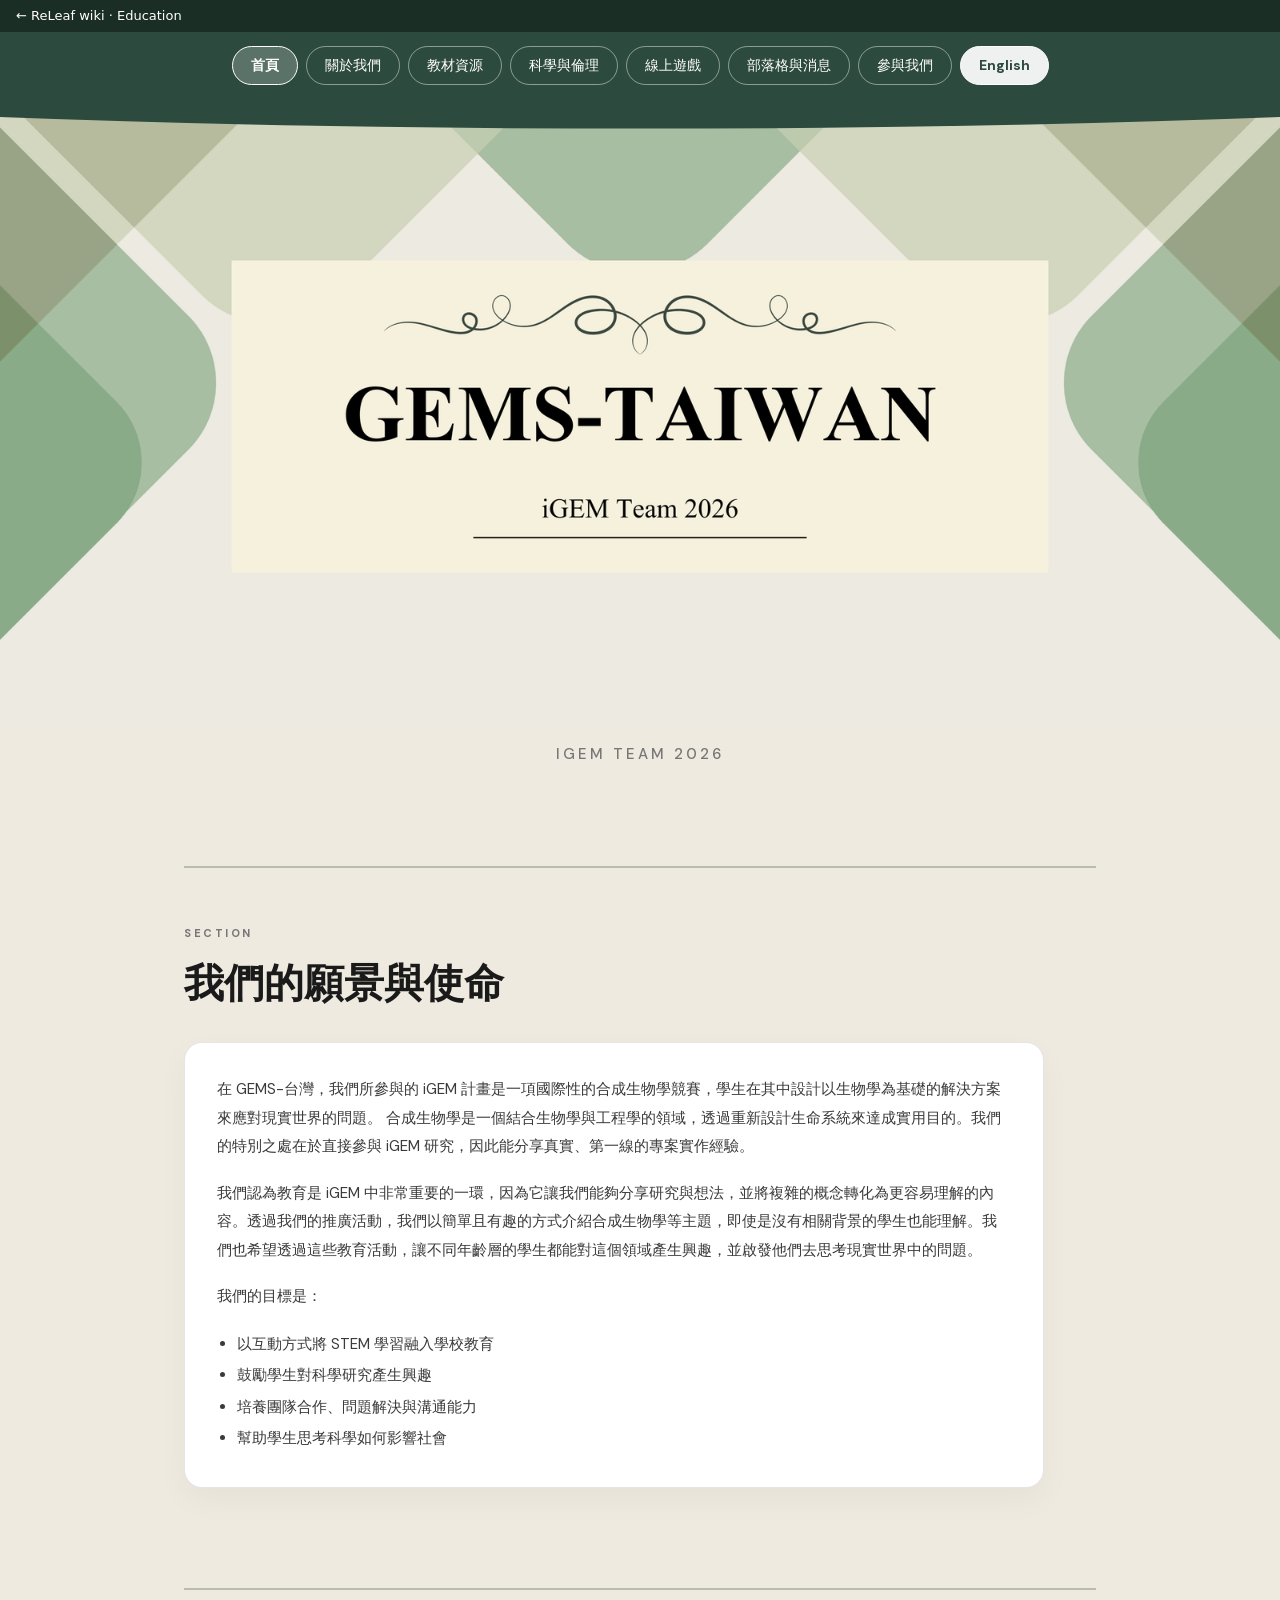
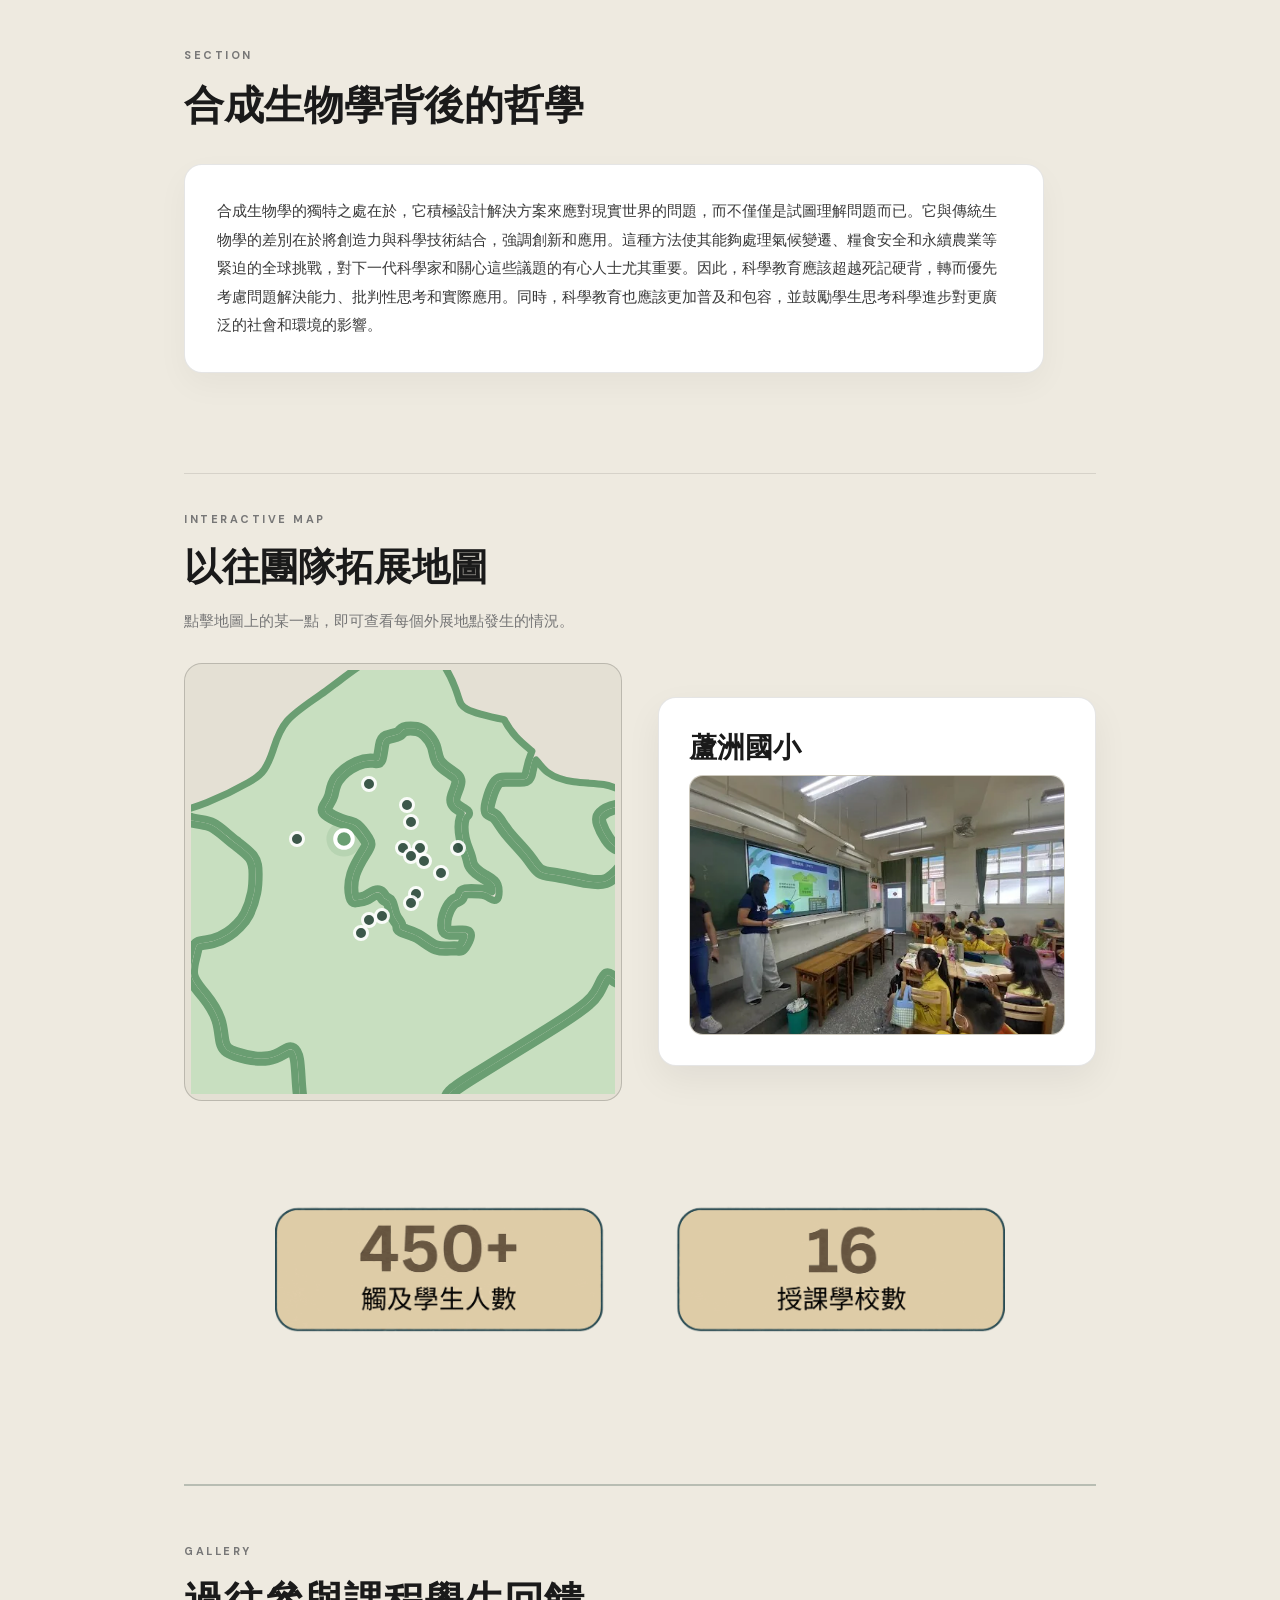
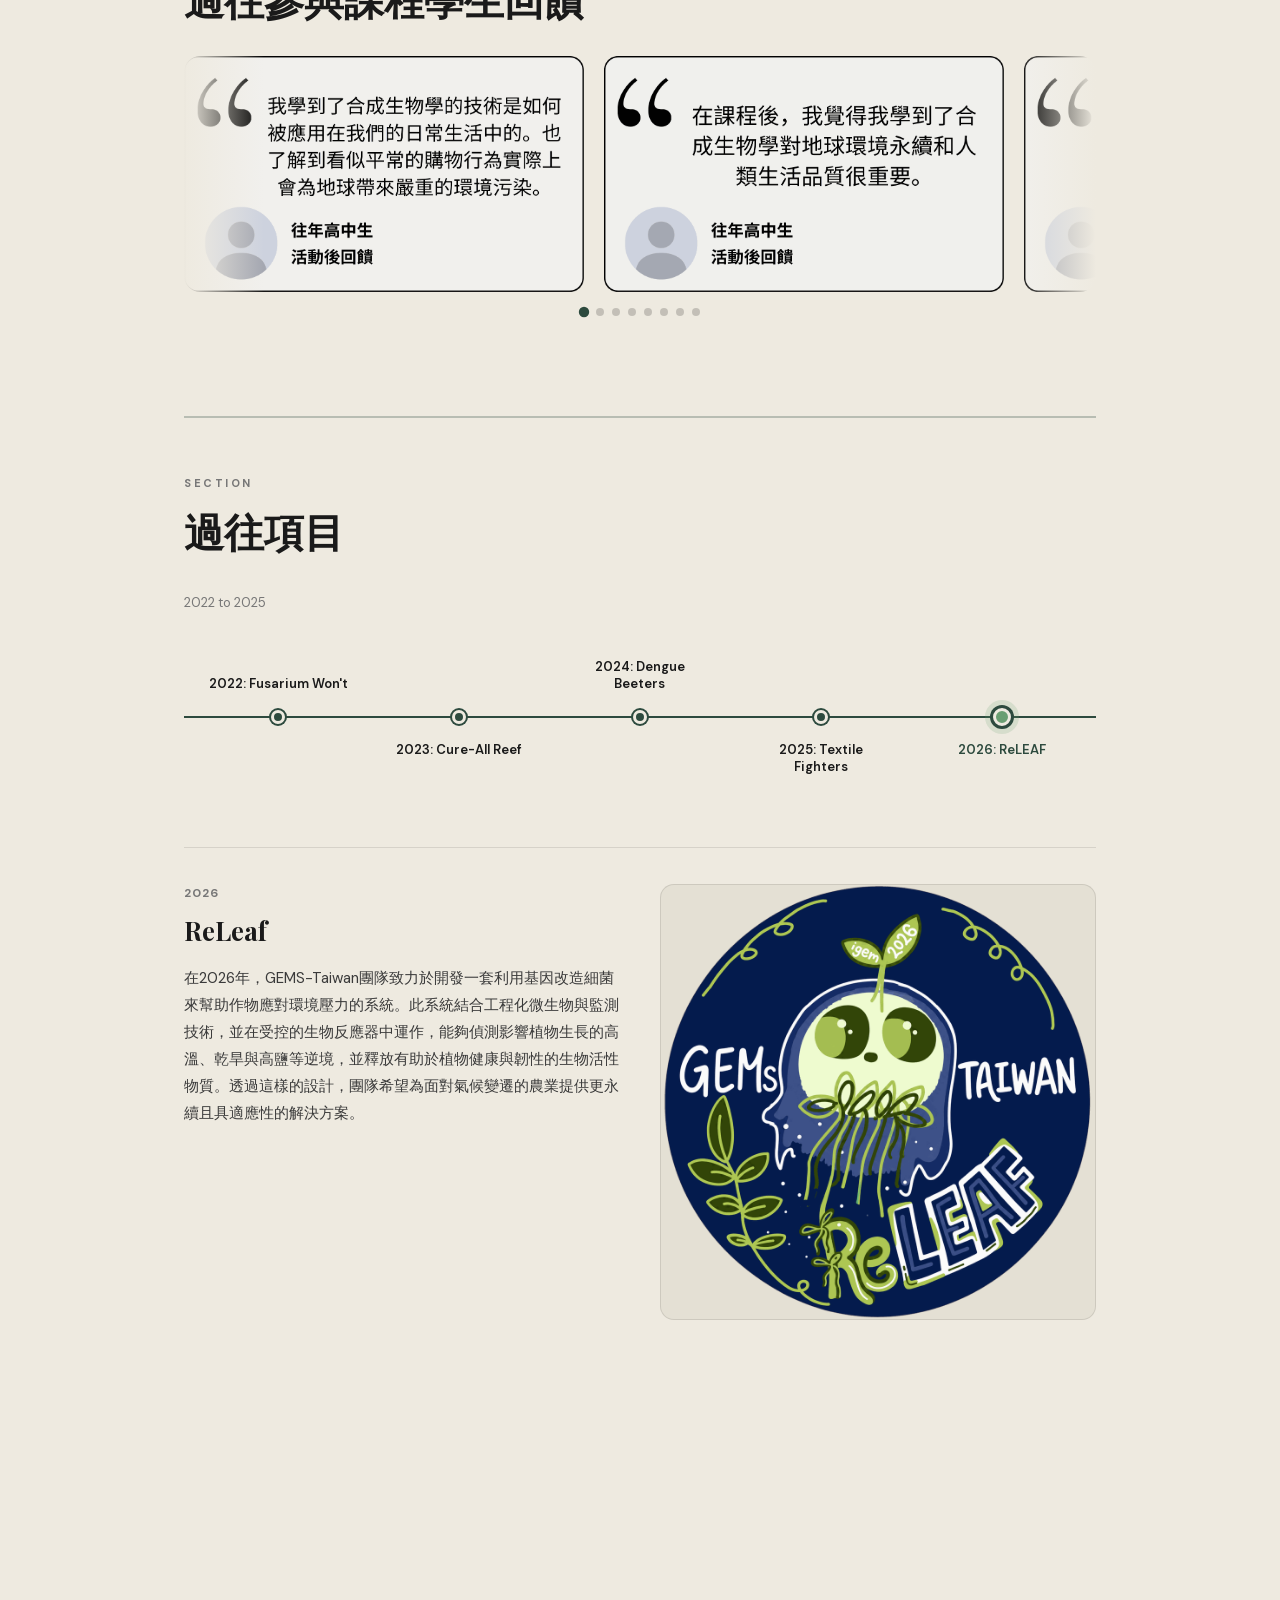
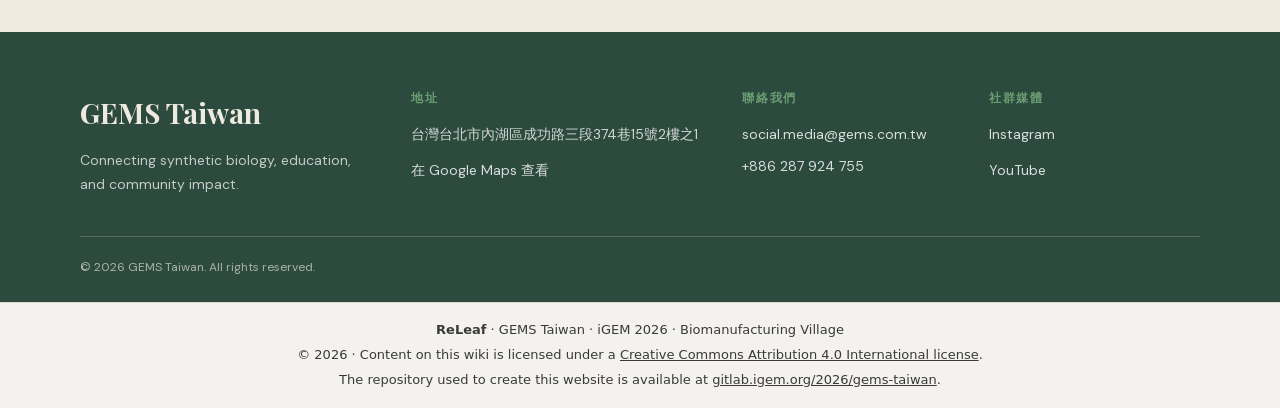
<file: docs/education/website/zh/index.html>
<!DOCTYPE html>
<html lang="zh-TW">

<head>
  <meta charset="UTF-8" />
  <meta name="viewport" content="width=device-width, initial-scale=1.0" />
  <title>Gems Taiwan | Home</title>
  <link rel="stylesheet" href="../fonts/fonts.css" /> <!-- ReLeaf port: Google Fonts link replaced by local copies in fonts/ (iGEM wikis may not load files from outside iGEM). -->
  <link rel="stylesheet" href="../styles.css" />
  <script>window.ACTIVE_PAGE = 'index.html';</script>
  <script defer src="../nav.js"></script>
  <script defer src="../script.js"></script>
</head>

<body>
<!-- ReLeaf port: link back to the wiki's Education page. -->
<div id="releaf-wiki-bar" role="navigation" aria-label="ReLeaf wiki" style="align-self:stretch;width:100%;box-sizing:border-box;margin:0;padding:6px 16px;background:#1b2e26;font:500 13px/1.5 system-ui,-apple-system,'Segoe UI',sans-serif;text-align:left;"><a href="../../" style="color:#fff;text-decoration:none;cursor:pointer;">&larr; ReLeaf wiki &middot; Education</a></div>


  <main>

    <!-- ── HERO ── -->
    <div class="home-hero">
      <img class="site-title-image" src="../images/hero-title.webp" alt="GEMS-TAIWAN" />

      <div class="site-subtitle">iGEM Team 2026</div>
    </div>
    <!-- ── OUR VISION & MISSION ── -->
    <section class="info-section vision-section">
      <div class="section-title">SECTION</div>
      <div class="section-heading">我們的願景與使命</div>

      <div class="info-body">
        <p>
          在 GEMS-台灣，我們所參與的 iGEM 計畫是一項國際性的合成生物學競賽，學生在其中設計以生物學為基礎的解決方案來應對現實世界的問題。
          合成生物學是一個結合生物學與工程學的領域，透過重新設計生命系統來達成實用目的。我們的特別之處在於直接參與 iGEM 研究，因此能分享真實、第一線的專案實作經驗。
        </p>

        <p>
          我們認為教育是 iGEM
          中非常重要的一環，因為它讓我們能夠分享研究與想法，並將複雜的概念轉化為更容易理解的內容。透過我們的推廣活動，我們以簡單且有趣的方式介紹合成生物學等主題，即使是沒有相關背景的學生也能理解。我們也希望透過這些教育活動，讓不同年齡層的學生都能對這個領域產生興趣，並啟發他們去思考現實世界中的問題。

        </p>
        <p>
          我們的目標是：
        </p>
        <ul>
          <li>以互動方式將 STEM 學習融入學校教育</li>
          <li>鼓勵學生對科學研究產生興趣</li>
          <li>培養團隊合作、問題解決與溝通能力</li>
          <li>幫助學生思考科學如何影響社會</li>
        </ul>
      </div>
    </section>

    <!-- ── PHILOSOPHY BEHIND SYNBIO ── -->
    <section class="info-section philosophy-section" id="philosophy">
      <div class="section-title">SECTION</div>
      <div class="section-heading">合成生物學背後的哲學</div>

      <div class="info-body">
        <p>
          合成生物學的獨特之處在於，它積極設計解決方案來應對現實世界的問題，而不僅僅是試圖理解問題而已。它與傳統生物學的差別在於將創造力與科學技術結合，強調創新和應用。這種方法使其能夠處理氣候變遷、糧食安全和永續農業等緊迫的全球挑戰，對下一代科學家和關心這些議題的有心人士尤其重要。因此，科學教育應該超越死記硬背，轉而優先考慮問題解決能力、批判性思考和實際應用。同時，科學教育也應該更加普及和包容，並鼓勵學生思考科學進步對更廣泛的社會和環境的影響。
        </p>
      </div>
    </section>

    <!-- Interactive outreach map -->
    <div class="interactive-map-section" id="project-map">
      <div class="section-title">INTERACTIVE MAP</div>
      <h3>以往團隊拓展地圖</h3>

      <p class="map-intro">
        點擊地圖上的某一點，即可查看每個外展地點發生的情況。
      </p>

      <div class="interactive-map-layout">

        <!-- Left: Taiwan silhouette map -->
        <div class="taiwan-map-card" aria-label="Interactive map of Taiwan outreach locations">
          <div class="taiwan-silhouette-wrapper">

            <img loading="lazy" decoding="async" src="../images/taiwan-silhouette.svg" alt="Taiwan outreach map" class="taiwan-silhouette-img" />

            <button class="map-point-button active" data-map-point="luzhou" type="button"
              aria-label="Luzhou elementary school" style="left: 36%; top: 40%;"></button>

            <button class="map-point-button" data-map-point="pengbo" type="button"
              aria-label="私立芃博文理短期補習班" style="left: 25%; top: 40%;"></button>

            <button class="map-point-button" data-map-point="yucheng" type="button"
              aria-label="Taipei Municipal Yucheng Senior High School" style="left: 63%; top: 42%;"></button>

            <button class="map-point-button" data-map-point="xingya" type="button"
              aria-label="Xing Ya Elementary School" style="left: 55%; top: 45%;"></button>

            <button class="map-point-button" data-map-point="evergreen" type="button"
              aria-label="Evergreen Kindergarten" style="left: 53%; top: 53%;"></button>

            <button class="map-point-button" data-map-point="yonghe" type="button"
              aria-label="New Taipei Municipal Yonghe Junior Highschool" style="left: 45%; top: 58%;"></button>

            <button class="map-point-button" data-map-point="visual" type="button"
              aria-label="Taipei School for the Visually Impaired" style="left: 51%; top: 32%;"></button>

            <button class="map-point-button" data-map-point="daan" type="button" aria-label="Da'an Elementary School"
              style="left: 52%; top: 55%;"></button>

            <button class="map-point-button" data-map-point="fude" type="button" aria-label="Fude Elementary School"
              style="left: 59%; top: 48%;"></button>

            <button class="map-point-button" data-map-point="yifang" type="button" aria-label="Yifang Elementary School"
              style="left: 42%; top: 27%;"></button>

            <button class="map-point-button" data-map-point="huaxing" type="button" aria-label="Huaxing Children’s Home"
              style="left: 52%; top: 36%;"></button>

            <button class="map-point-button" data-map-point="xisong" type="button" aria-label="Xisong High School"
              style="left: 54%; top: 42%;"></button>

            <button class="map-point-button" data-map-point="utaipei" type="button"
              aria-label="台北市立大學附設國小" style="left: 50%; top: 42%;"></button>

            <button class="map-point-button" data-map-point="dingxi" type="button"
              aria-label="新北市頂溪國小" style="left: 42%; top: 59%;"></button>

            <button class="map-point-button" data-map-point="yongping" type="button"
              aria-label="永平國小" style="left: 40%; top: 62%;"></button>

            <button class="map-point-button" data-map-point="fuhsing" type="button"
              aria-label="臺北市私立復興實驗高級中學" style="left: 52%; top: 44%;"></button>

          </div>
        </div>

        <!-- Right: info card -->
        <div class="map-info-card">
          <h4 id="map-info-title">Luzhou Elementary School</h4>

          <img loading="lazy" decoding="async" id="map-info-image" class="map-info-image" src="../images/outreach/luzhou.webp"
            alt="Luzhou Elementary School outreach" />
        </div>

      </div>
      <div class="map-extra-image-wrap">
        <img loading="lazy" decoding="async"
          class="map-extra-image"
          src="../images/outreach/Credone.webp"
          alt="Outreach activity photo"
        />
      </div>
    </div>

    <!-- ── GALLERY CAROUSEL ── -->
    <section class="gallery-section">
      <div class="section-title">GALLERY</div>
      <div class="section-heading">過往參與課程學生回饋</div>

      <div class="carousel" style="--carousel-duration: 28s; --carousel-slide-width: 400px; --carousel-gap: 20px;">
        <div class="carousel-viewport">
        <div class="carousel-track">

          <!-- Add your own images by replacing the src values below.
               Path is relative to index.html, e.g. images/gallery/photo1.jpg
               The caption inside each slide is optional: delete the
               .carousel-caption div if you don't want labels. -->

          <div class="carousel-slide">
            <img loading="lazy" decoding="async" src="../images/impact/comment1.webp" alt="Workshop at Luzhou Elementary School" />
          </div>

          <div class="carousel-slide">
            <img loading="lazy" decoding="async" src="../images/impact/comment2.webp" alt="Workshop at Luzhou Elementary School" />
          </div>

          <div class="carousel-slide">
            <img loading="lazy" decoding="async" src="../images/impact/comment3.webp" alt="Workshop at Luzhou Elementary School" />
          </div>

          <div class="carousel-slide">
            <img loading="lazy" decoding="async" src="../images/impact/comment4.webp" alt="Workshop at Luzhou Elementary School" />
          </div>

          <div class="carousel-slide">
            <img loading="lazy" decoding="async" src="../images/impact/comment5.webp" alt="Workshop at Luzhou Elementary School" />
          </div>

          <div class="carousel-slide">
            <img loading="lazy" decoding="async" src="../images/impact/comment6.webp" alt="Workshop at Luzhou Elementary School" />
          </div>

          <div class="carousel-slide">
            <img loading="lazy" decoding="async" src="../images/impact/comment7.webp" alt="Workshop at Luzhou Elementary School" />
          </div>

          <div class="carousel-slide">
            <img loading="lazy" decoding="async" src="../images/impact/comment8.webp" alt="Workshop at Luzhou Elementary School" />
          </div>


        </div>
        </div><!-- /.carousel-viewport -->
      </div>

      <!-- Dot indicators: remove this div if you don't want dots -->
      <div class="carousel-dots"></div>

    </section>


    <!-- ── PAST PROJECTS ── -->
    <section class="projects-section">
      <div class="section-title">SECTION</div>
      <div class="section-heading">過往項目</div>
      <p style="font-size:13px; color:var(--text-muted); margin-bottom: 24px;">2022 to 2025</p>

      <!-- Timeline bar -->
      <div class="timeline-row" aria-label="Past projects timeline">

        <button class="tl-node" type="button" data-project-tab="2022" aria-label="Show 2022 Fusarium Won't project">
          <span class="tl-label above">2022: Fusarium Won't</span>
          <span class="tl-dot"></span>
        </button>

        <button class="tl-node" type="button" data-project-tab="2023"
          aria-label="Show 2023 Cure-All Reef project">
          <span class="tl-label below">2023: Cure-All Reef</span>
          <span class="tl-dot"></span>
        </button>

        <button class="tl-node" type="button" data-project-tab="2024" aria-label="Show 2024 Dengue Beeters project">
          <span class="tl-label above">2024: Dengue Beeters</span>
          <span class="tl-dot"></span>
        </button>

        <button class="tl-node" type="button" data-project-tab="2025" aria-label="Show 2025 Textile Fighters project">
          <span class="tl-label below">2025: Textile Fighters</span>
          <span class="tl-dot"></span>
        </button>

        <button class="tl-node active" type="button" data-project-tab="2026"
          aria-label="Show 2026 ReLEAF project">
          <span class="tl-label below">2026: ReLEAF</span>
          <span class="tl-dot active"></span>
        </button>

      </div>

      <!-- Project cards -->
      <div class="project-panels">

        <div class="project-card project-panel" data-project-year="2022">
          <div class="project-text">
            <div class="project-year">2022</div>
            <h3>Fusarium Won't</h3>
            <p>
              2022 年，GEMS-台灣致力於以合成生物學提出一項解決方案，協助防禦卡文迪許香蕉（Cavendish）植株免受枯萎病（Fusarium
              wilt，一種威脅全球香蕉作物的真菌性疾病）的侵害。他們的方法著重於工程化一種有益的益生菌，使其能保護香蕉根部，並有望減緩疾病的擴散。
            </p>
            <a href="https://2022.igem.wiki/gems-taiwan/index" class="explore-link">
              Click Here to explore: https://2022.igem.wiki/gems-taiwan/index
            </a>
          </div>

          <div class="project-logo">
            <img loading="lazy" decoding="async" src="../images/past-logos/2022Logo.webp" alt="Fusarium Won't logo">
          </div>
        </div>

        <div class="project-card project-panel active" data-project-year="2023">
          <div class="project-text">
            <div class="project-year">2023</div>
            <h3>Cure-All Reef</h3>
            <p>
              2023 年，團隊的專案「Cure-All Reef」旨在提升珊瑚礁的韌性。他們的合成生物學解決方案是工程化細菌，使其能更有效地向珊瑚傳遞益生菌，從而幫助珊瑚抵禦白化與疾病的影響。
            </p>
            <a href="https://2023.igem.wiki/gems-taiwan/" class="explore-link">
              Click Here to explore: https://2023.igem.wiki/gems-taiwan/
            </a>
          </div>
          <div class="project-logo">
            <img loading="lazy" decoding="async" src="../images/past-logos/2023Logo.webp" alt="Cure-All Reef Logo">
          </div>
        </div>

        <div class="project-card project-panel" data-project-year="2024">
          <div class="project-text">
            <div class="project-year">2024</div>
            <h3>Dengue Beeters</h3>
            <p>
              2024 年，團隊開展了「Dengue Beeters」專案，透過合成生物學的方法對抗登革熱，利用創新的生物工具與設計來干擾蚊子的生活週期。該專案包含 3D
              列印的誘卵桶（ovitrap）以及其他新穎的蚊蟲控制策略，有效協助抑制蚊蟲族群的數量。這些成果也讓團隊在競賽中表現優異，並於 iGEM Jamboree 高中組中榮獲大獎（Grand Prize）。
            </p>
            <a href="https://2024.igem.wiki/gems-taiwan/" class="explore-link">
              Click Here to explore: https://2024.igem.wiki/gems-taiwan/
            </a>
          </div>

          <div class="project-logo">
            <img loading="lazy" decoding="async" src="../images/past-logos/2024Logo.webp" alt="Dengue Beeters logo">
          </div>
        </div>

        <div class="project-card project-panel" data-project-year="2025">
          <div class="project-text">
            <div class="project-year">2025</div>
            <h3>Textile Fighters</h3>
            <p>
              2025
              年，GEMS-台灣致力於解決紡織與塑膠廢棄物問題，重點放在分解這些通常難以回收的材料。團隊工程設計並測試多種酵素，使其能分解混紡布料中的成分，同時開發辨識與預處理不同紡織材料的方法，並建立工具以協助更有效地分類各類布料。
            </p>
            <a href="https://2025.igem.wiki/gems-taiwan/" class="explore-link">
              Click Here to explore: https://2025.igem.wiki/gems-taiwan/
            </a>
          </div>
          <div class="project-logo">
            <img loading="lazy" decoding="async" src="../images/past-logos/2025Logo.webp" alt="Textile Fighters logo">
          </div>
        </div>

        <div class="project-card project-panel active" data-project-year="2026">
          <div class="project-text">
            <div class="project-year">2026</div>
            <h3>ReLeaf</h3>
            <p>
              在2026年，GEMS-Taiwan團隊致力於開發一套利用基因改造細菌來幫助作物應對環境壓力的系統。此系統結合工程化微生物與監測技術，並在受控的生物反應器中運作，能夠偵測影響植物生長的高溫、乾旱與高鹽等逆境，並釋放有助於植物健康與韌性的生物活性物質。透過這樣的設計，團隊希望為面對氣候變遷的農業提供更永續且具適應性的解決方案。
            </p>
          </div>
          <div class="project-logo">
            <img loading="lazy" decoding="async" src="../images/past-logos/2026Logo.webp" alt="ReLEAF Logo">
          </div>
        </div>

      </div>
    </section>

  </main>


<!-- ReLeaf port: the wiki's licence and repository notice (wording from education/index.html). -->
<footer id="releaf-wiki-footer" style="align-self:stretch;width:100%;box-sizing:border-box;margin:0;padding:14px 16px;background:#f3f2ee;color:#333;border-top:1px solid #d9d6cc;font:13px/1.55 system-ui,-apple-system,'Segoe UI',sans-serif;text-align:center;">
  <p style="margin:2px 0;"><b>ReLeaf</b> &middot; GEMS Taiwan &middot; iGEM 2026 &middot; Biomanufacturing Village</p>
  <p style="margin:2px 0;">&copy; 2026 &middot; Content on this wiki is licensed under a <a href="https://creativecommons.org/licenses/by/4.0/" rel="license" style="color:inherit;">Creative Commons Attribution 4.0 International license</a>.</p>
  <p style="margin:2px 0;">The repository used to create this website is available at <a href="https://gitlab.igem.org/2026/gems-taiwan" style="color:inherit;">gitlab.igem.org/2026/gems-taiwan</a>.</p>
</footer>
<!-- ReLeaf port: nav.js inserts the site's own header and footer on DOMContentLoaded; keep the wiki bar above and the licence footer below them. -->
<script>window.addEventListener('DOMContentLoaded',function(){var b=document.getElementById('releaf-wiki-bar'),f=document.getElementById('releaf-wiki-footer');if(b)document.body.insertBefore(b,document.body.firstChild);if(f)document.body.appendChild(f);});</script>
<script src="../../../assets/data/site-nav.js" fetchpriority="high"></script><script src="../../../assets/js/rulecheck.js?v=5" defer></script>
</body>

</html>
</file>
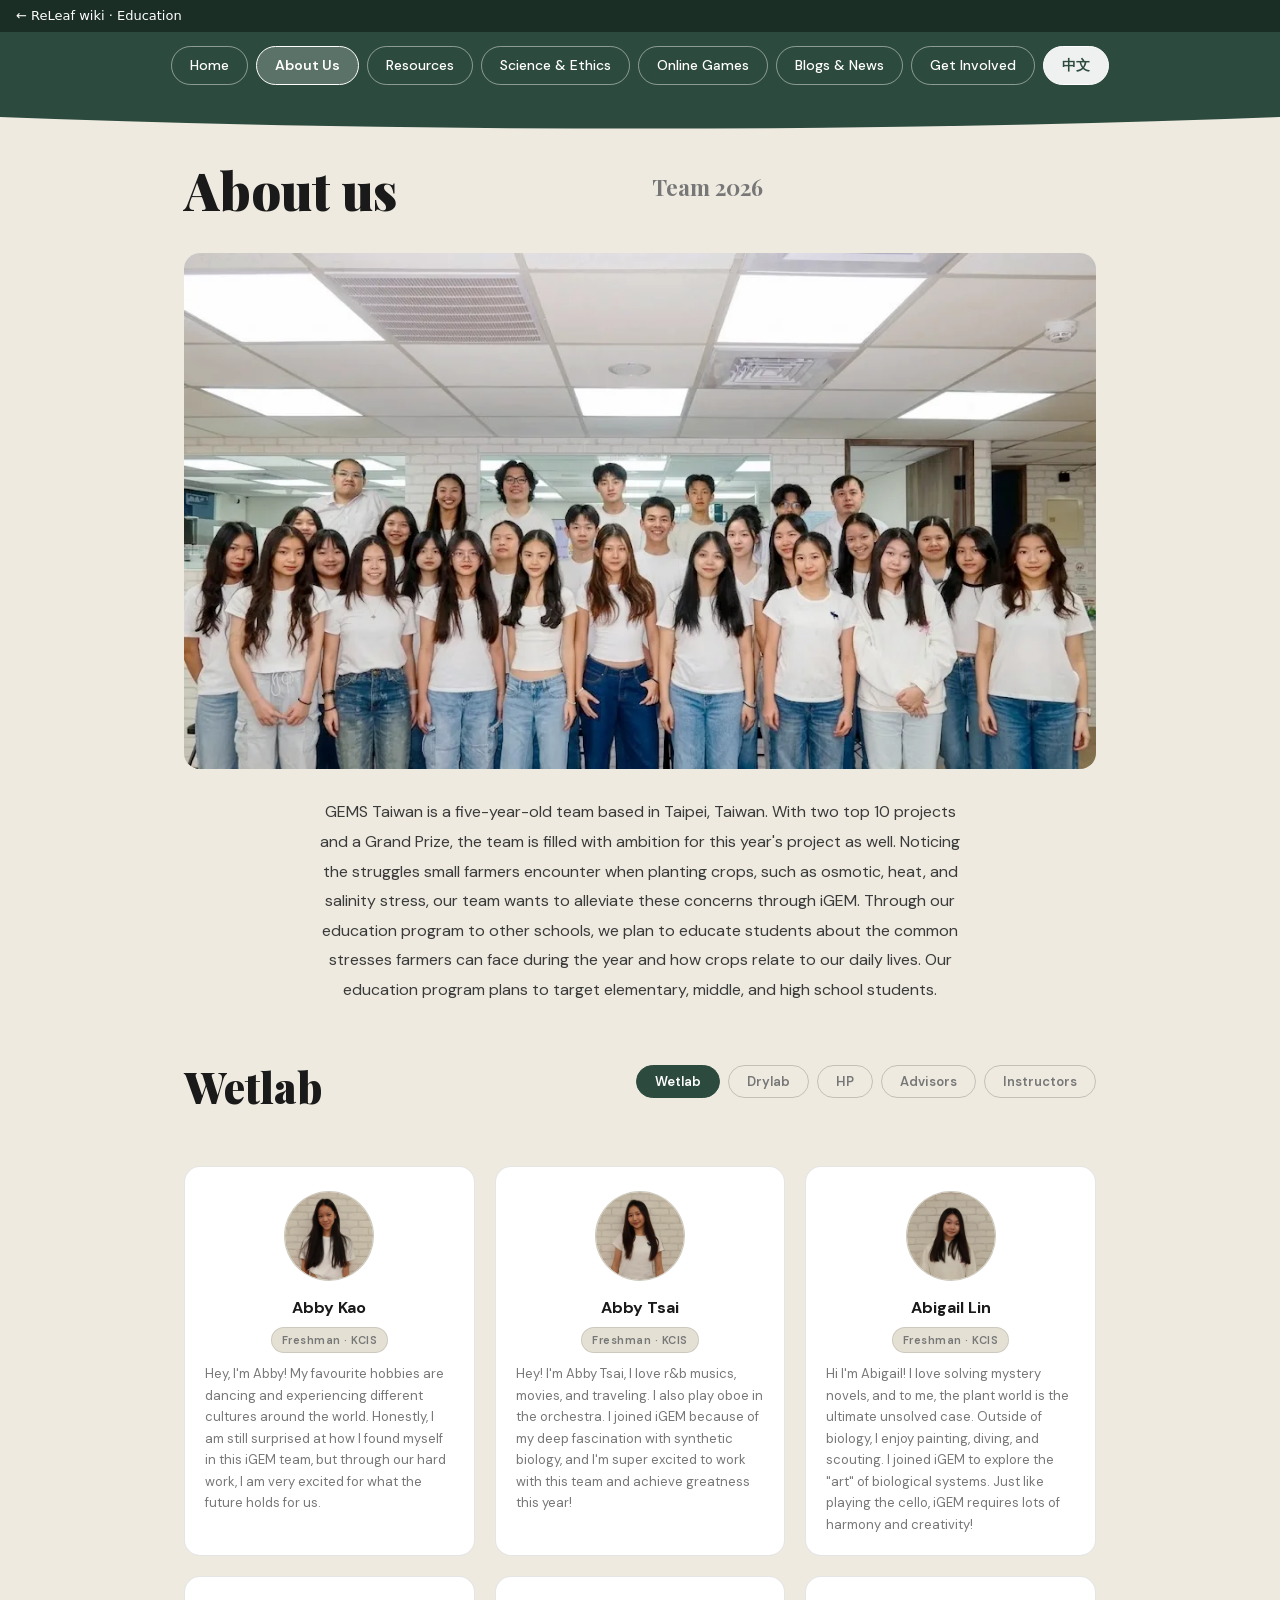
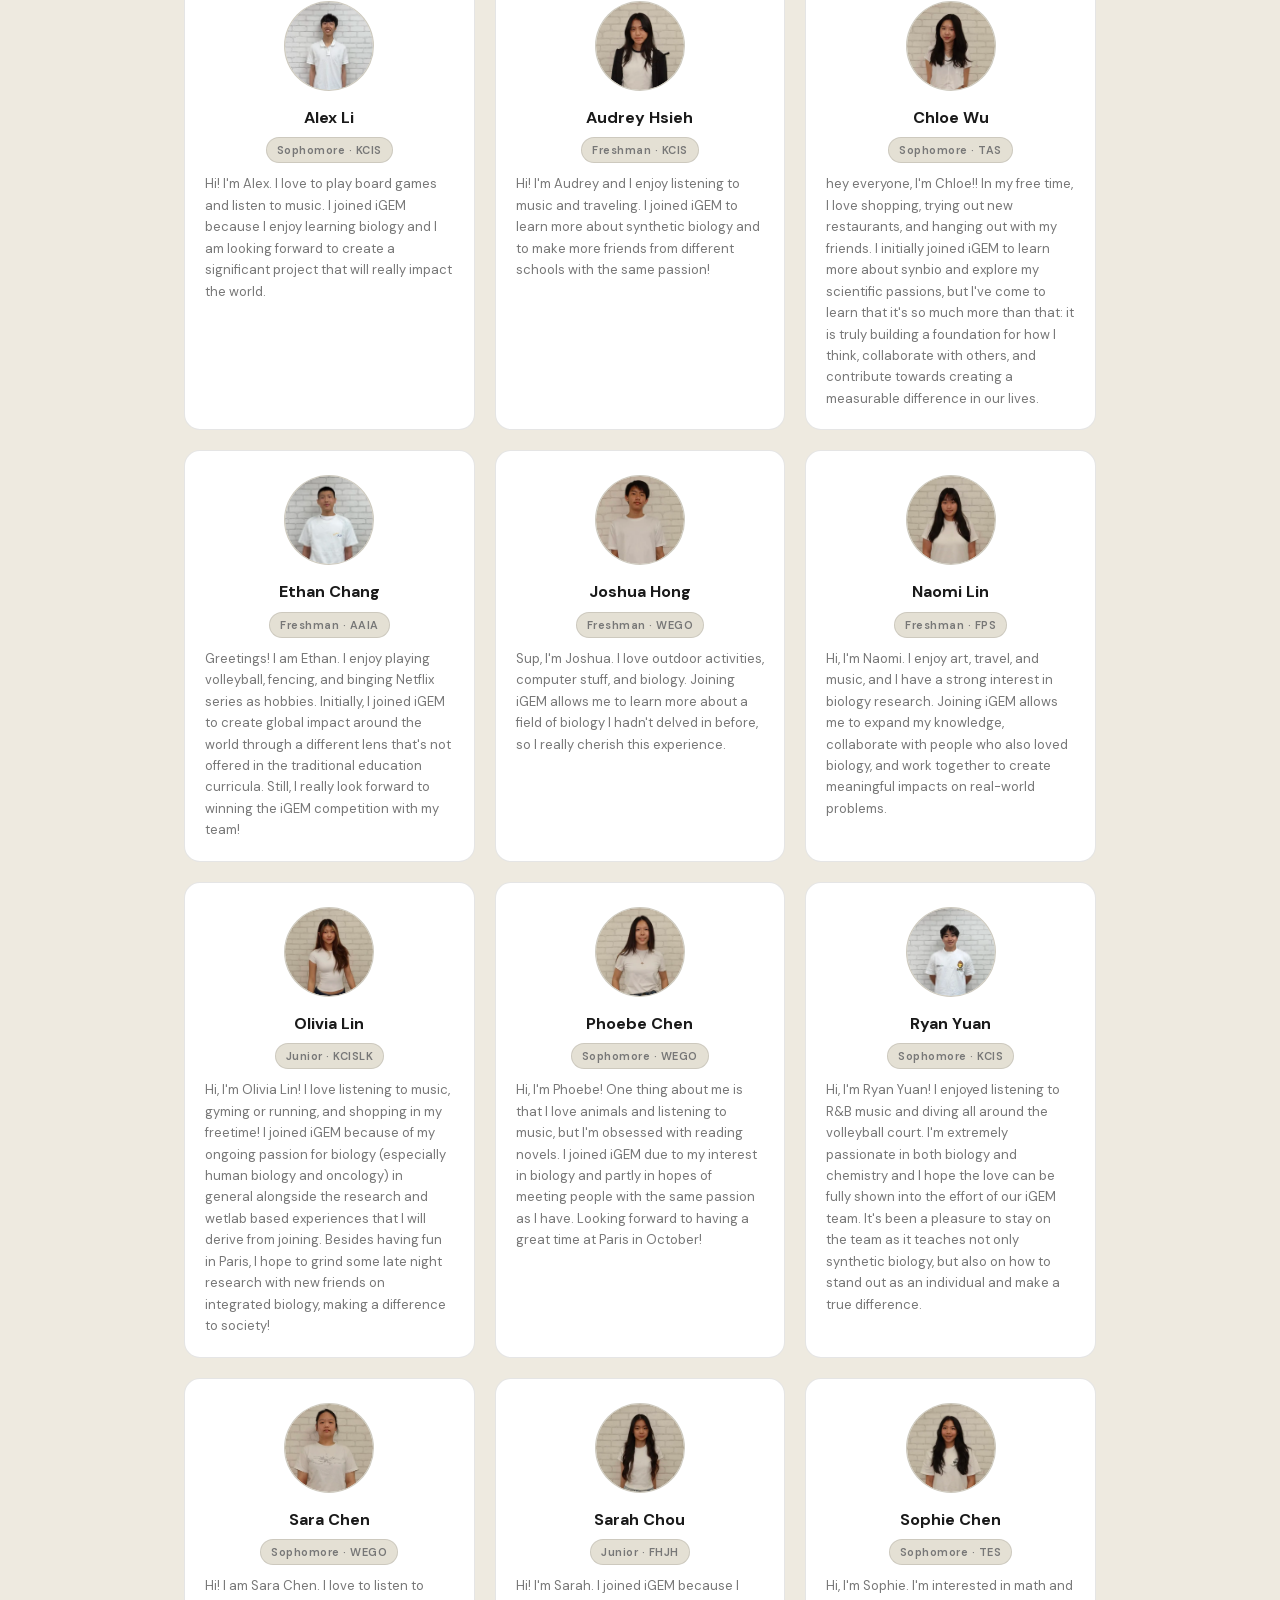
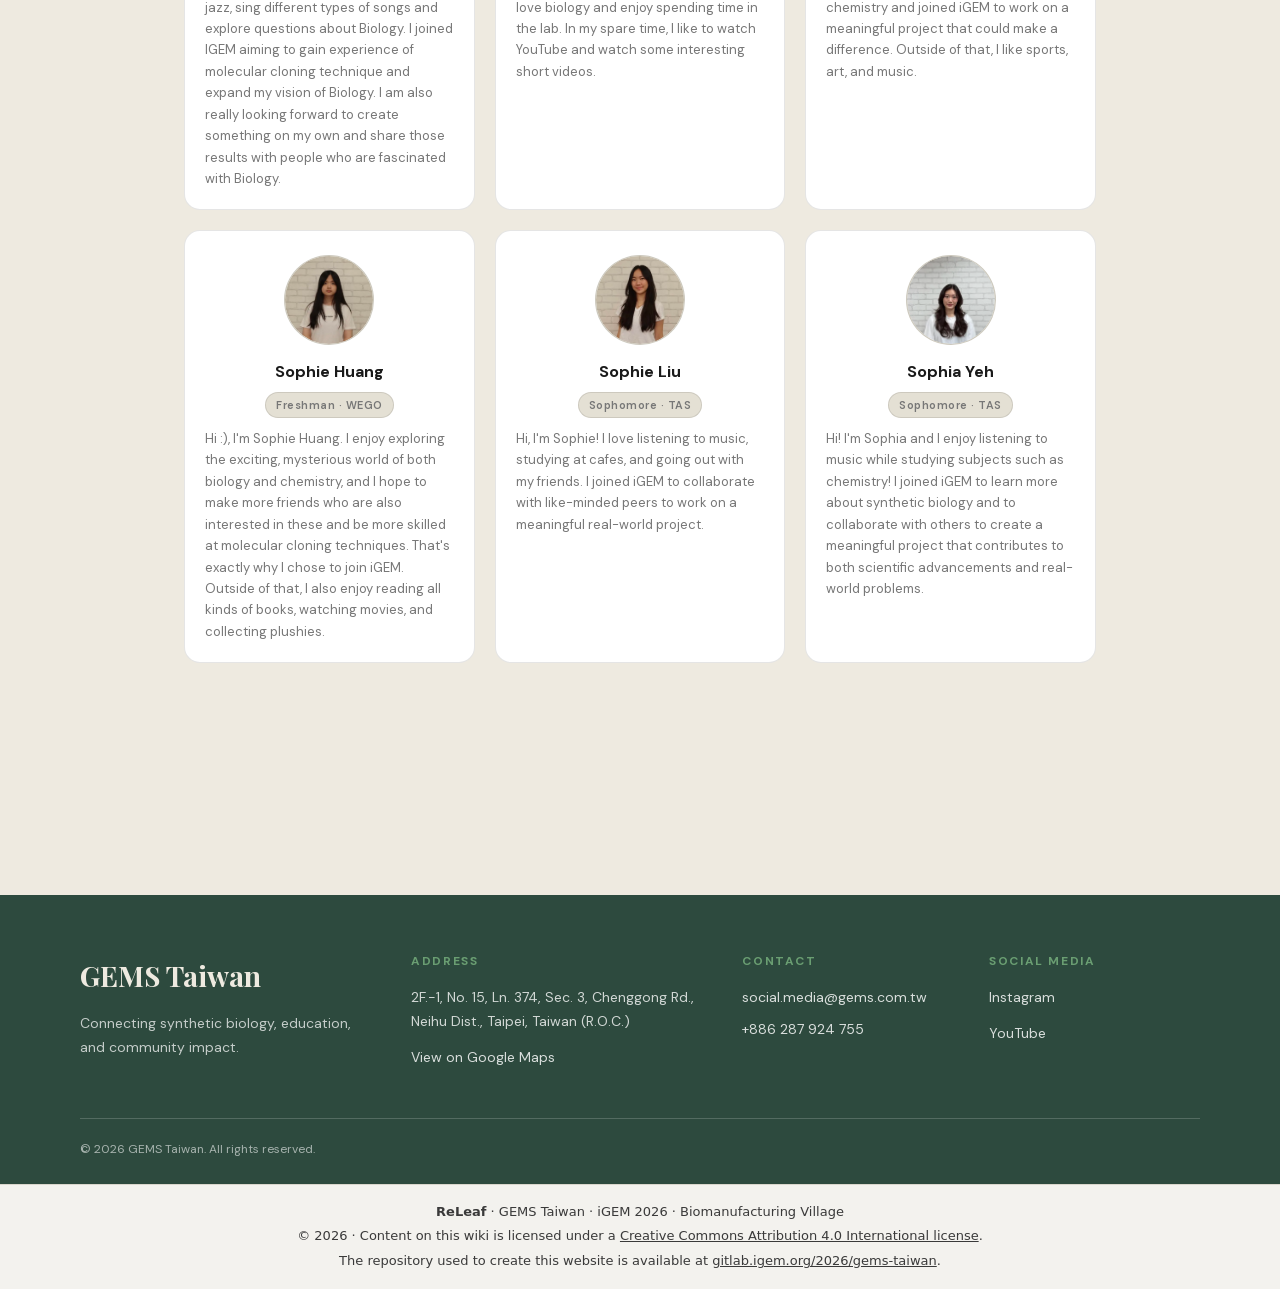
<file: docs/education/website/about.html>
<!DOCTYPE html>
<html lang="en">

<head>
  <meta charset="UTF-8" />
  <meta name="viewport" content="width=device-width, initial-scale=1.0" />
  <title>Gems Taiwan | About Us</title>
  <link rel="stylesheet" href="fonts/fonts.css" /> <!-- ReLeaf port: Google Fonts link replaced by local copies in fonts/ (iGEM wikis may not load files from outside iGEM). -->
  <link rel="stylesheet" href="styles.css" />
  <script>window.ACTIVE_PAGE = 'about.html';</script>
  <script defer src="nav.js"></script>
  <style>
    .subtab-bar {
      display: flex;
      gap: 8px;
      flex-wrap: wrap;
    }

    .subtab {
      font-family: var(--font-sans);
      font-size: 13px;
      font-weight: 600;
      padding: 7px 18px;
      border-radius: 999px;
      border: 1.5px solid var(--border-mid);
      background: transparent;
      color: var(--text-muted);
      cursor: pointer;
      transition: all 0.18s;
    }

    .subtab:hover {
      border-color: var(--green-dark);
      color: var(--green-dark);
    }

    .subtab.active {
      background: var(--green-dark);
      color: var(--white);
      border-color: var(--green-dark);
    }

    .section-header-row {
      display: flex;
      justify-content: space-between;
      align-items: center;
      flex-wrap: wrap;
      gap: 12px;
      margin-bottom: 28px;
    }

    .members-grid {
      display: grid;
      grid-template-columns: repeat(3, 1fr);
      gap: 20px;
    }

    .member-card {
      background: var(--white);
      border: 1px solid var(--border);
      border-radius: 16px;
      padding: 24px 20px 20px;
      display: flex;
      flex-direction: column;
      align-items: center;
      text-align: center;
      transition: box-shadow 0.18s, border-color 0.18s;
    }

    .member-card:hover {
      border-color: var(--border-mid);
      box-shadow: 0 4px 18px rgba(0, 0, 0, 0.07);
    }

    .member-avatar {
      width: 90px;
      height: 90px;
      border-radius: 50%;
      background: var(--cream-dark);
      margin-bottom: 14px;
      flex-shrink: 0;
      overflow: hidden;
    }

    .member-card h3 {
      font-size: 16px;
      font-weight: 700;
      color: var(--text-dark);
      margin-bottom: 6px;
    }

    .member-meta {
      display: flex;
      gap: 6px;
      flex-wrap: wrap;
      justify-content: center;
      margin-bottom: 10px;
    }

    .meta-pill {
      font-size: 11px;
      font-weight: 600;
      letter-spacing: 0.5px;
      padding: 3px 10px;
      border-radius: 999px;
      background: var(--cream-dark);
      color: var(--text-muted);
      border: 1px solid var(--border);
    }

    .meta-pill.subteam {
      background: #e6f0e8;
      color: var(--green-dark);
      border-color: #b8d4bc;
    }

    .member-intro {
      font-size: 13px;
      color: var(--text-muted);
      line-height: 1.65;
      text-align: left;
    }

    .subteam-section {
      margin-bottom: 56px;
    }

    @media (max-width: 700px) {
      .members-grid {
        grid-template-columns: 1fr 1fr;
      }
    }

    @media (max-width: 480px) {
      .members-grid {
        grid-template-columns: 1fr;
      }
    }
  </style>
</head>

<body>
<!-- ReLeaf port: link back to the wiki's Education page. -->
<div id="releaf-wiki-bar" role="navigation" aria-label="ReLeaf wiki" style="align-self:stretch;width:100%;box-sizing:border-box;margin:0;padding:6px 16px;background:#1b2e26;font:500 13px/1.5 system-ui,-apple-system,'Segoe UI',sans-serif;text-align:left;"><a href="../" style="color:#fff;text-decoration:none;cursor:pointer;">&larr; ReLeaf wiki &middot; Education</a></div>


  <main>

    <!-- Hero -->
    <div
      style="display:grid; grid-template-columns:1fr 1fr; gap:24px; align-items:start; margin-top:32px; margin-bottom:32px;">
      <h1 style="font-size:clamp(32px,6vw,52px); font-weight:900; line-height:1.1;">About us</h1>
      <h2 style="font-size:22px; font-weight:600; color:var(--text-muted); padding-top:8px;">Team 2026</h2>
    </div>

    <!-- Team photo banner -->
    <div style="width:100%; border-radius:16px; margin-bottom:28px; overflow:hidden;">
      <img src="images/profiles/image_3.webp" alt="GEMS Taiwan Team 2026" style="width:100%; display:block;" />
    </div>

    <!-- Team description -->
    <p
      style="max-width:640px; margin:0 auto 48px; text-align:center; font-size:16px; line-height:1.85; color:var(--text-mid);">
      GEMS Taiwan is a five-year-old team based in Taipei, Taiwan. With two top 10 projects and a Grand Prize, the team
      is filled with ambition for this year's project as well. Noticing the struggles small farmers encounter when
      planting crops, such as osmotic, heat, and salinity stress, our team wants to alleviate these concerns through
      iGEM. Through our education program to other schools, we plan to educate students about the common stresses
      farmers can face during the year and how crops relate to our daily lives. Our education program plans to target
      elementary, middle, and high school students.
    </p>

    <!-- ══════════════ WETLAB ══════════════ -->
    <div id="wetlab-section" class="subteam-section">
      <div class="section-header-row">
        <h2 style="font-size:clamp(28px,5vw,42px); font-weight:900;">Wetlab</h2>
        <div class="subtab-bar">
          <button class="subtab active" onclick="showSection('wetlab-section')">Wetlab</button>
          <button class="subtab" onclick="showSection('drylab-section')">Drylab</button>
          <button class="subtab" onclick="showSection('hp-section')">HP</button>
          <button class="subtab" onclick="showSection('advisors-section')">Advisors</button>
          <button class="subtab" onclick="showSection('instructors-section')">Instructors</button>
        </div>
      </div>
      <div class="members-grid">

        <div class="member-card">
          <div class="member-avatar">
            <img loading="lazy" decoding="async" src="images/profiles/Abby_Kao.webp" alt="Abby Kao" style="width:100%; height:100%; object-fit:cover;" />
          </div>
          <h3>Abby Kao</h3>
          <div class="member-meta">
            <span class="meta-pill">Freshman · KCIS</span>
          </div>
          <p class="member-intro">Hey, I'm Abby! My favourite hobbies are dancing and experiencing different cultures
            around the world. Honestly, I am still surprised at how I found myself in this iGEM team, but through our
            hard work, I am very excited for what the future holds for us.</p>
        </div>

        <div class="member-card">
          <div class="member-avatar">
            <img loading="lazy" decoding="async" src="images/profiles/Abby_Tsai.webp" alt="Abby Tsai"
              style="width:100%; height:100%; object-fit:cover;" />
          </div>
          <h3>Abby Tsai</h3>
          <div class="member-meta">
            <span class="meta-pill">Freshman · KCIS</span>
          </div>
          <p class="member-intro">Hey! I'm Abby Tsai, I love r&b musics, movies, and traveling. I also play oboe in the
            orchestra. I joined iGEM because of my deep fascination with synthetic biology, and I'm super excited to
            work with this team and achieve greatness this year!</p>
        </div>

        <div class="member-card">
          <div class="member-avatar">
            <img loading="lazy" decoding="async" src="images/profiles/Abigail_Lin.webp" alt="Abigail Lin"
              style="width:100%; height:100%; object-fit:cover;" />
          </div>
          <h3>Abigail Lin</h3>
          <div class="member-meta">
            <span class="meta-pill">Freshman · KCIS</span>
          </div>
          <p class="member-intro">Hi I'm Abigail! I love solving mystery novels, and to me, the plant world is the
            ultimate unsolved case. Outside of biology, I enjoy painting, diving, and scouting. I joined iGEM to explore
            the "art" of biological systems. Just like playing the cello, iGEM requires lots of harmony and creativity!
          </p>
        </div>

        <div class="member-card">
          <div class="member-avatar">
            <img loading="lazy" decoding="async" src="images/profiles/Alex_Li.webp" alt="Alex Li" style="width:100%; height:100%; object-fit:cover;" />
          </div>
          <h3>Alex Li</h3>
          <div class="member-meta">
            <span class="meta-pill">Sophomore · KCIS</span>
          </div>
          <p class="member-intro">Hi! I'm Alex. I love to play board games and listen to music. I joined iGEM because I
            enjoy learning biology and I am looking forward to create a significant project that will really impact the
            world.</p>
        </div>

        <div class="member-card">
          <div class="member-avatar">
            <img loading="lazy" decoding="async" src="images/profiles/Audrey_Hsieh.webp" alt="Audrey Hsieh"
              style="width:100%; height:100%; object-fit:cover;" />
          </div>
          <h3>Audrey Hsieh</h3>
          <div class="member-meta">
            <span class="meta-pill">Freshman · KCIS</span>
          </div>
          <p class="member-intro">Hi! I'm Audrey and I enjoy listening to music and traveling. I joined iGEM to learn
            more about synthetic biology and to make more friends from different schools with the same passion!</p>
        </div>

        <div class="member-card">
          <div class="member-avatar">
            <img loading="lazy" decoding="async" src="images/profiles/Chloe_Wu.webp" alt="Chloe Wu" style="width:100%; height:100%; object-fit:cover;" />
          </div>
          <h3>Chloe Wu</h3>
          <div class="member-meta">
            <span class="meta-pill">Sophomore · TAS</span>
          </div>
          <p class="member-intro">hey everyone, I'm Chloe!! In my free time, I love shopping, trying out new
            restaurants, and hanging out with my friends. I initially joined iGEM to learn more about synbio and explore
            my scientific passions, but I've come to learn that it's so much more than that: it is truly building a
            foundation for how I think, collaborate with others, and contribute towards creating a measurable difference
            in our lives.</p>
        </div>

        <div class="member-card">
          <div class="member-avatar">
            <img loading="lazy" decoding="async" src="images/profiles/Ethan_Chang.webp" alt="Ethan Chang"
              style="width:100%; height:100%; object-fit:cover;" />
          </div>
          <h3>Ethan Chang</h3>
          <div class="member-meta">
            <span class="meta-pill">Freshman · AAIA</span>
          </div>
          <p class="member-intro">Greetings! I am Ethan. I enjoy playing volleyball, fencing, and binging Netflix series
            as hobbies. Initially, I joined iGEM to create global impact around the world through a different lens
            that's not offered in the traditional education curricula. Still, I really look forward to winning the iGEM
            competition with my team!</p>
        </div>

        <div class="member-card">
          <div class="member-avatar">
            <img loading="lazy" decoding="async" src="images/profiles/Joshua_Hong.webp" alt="Joshua Hong"
              style="width:100%; height:100%; object-fit:cover;" />
          </div>
          <h3>Joshua Hong</h3>
          <div class="member-meta">
            <span class="meta-pill">Freshman · WEGO</span>
          </div>
          <p class="member-intro">Sup, I'm Joshua. I love outdoor activities, computer stuff, and biology. Joining iGEM
            allows me to learn more about a field of biology I hadn't delved in before, so I really cherish this
            experience.</p>
        </div>

        <div class="member-card">
          <div class="member-avatar">
            <img loading="lazy" decoding="async" src="images/profiles/Naomi_Lin.webp" alt="Naomi Lin"
              style="width:100%; height:100%; object-fit:cover;" />
          </div>
          <h3>Naomi Lin</h3>
          <div class="member-meta">
            <span class="meta-pill">Freshman · FPS</span>
          </div>
          <p class="member-intro">Hi, I'm Naomi. I enjoy art, travel, and music, and I have a strong interest in biology
            research. Joining iGEM allows me to expand my knowledge, collaborate with people who also loved biology, and
            work together to create meaningful impacts on real-world problems.</p>
        </div>

        <div class="member-card">
          <div class="member-avatar">
            <img loading="lazy" decoding="async" src="images/profiles/Olivia_Lin.webp" alt="Olivia Lin"
              style="width:100%; height:100%; object-fit:cover;" />
          </div>
          <h3>Olivia Lin</h3>
          <div class="member-meta">
            <span class="meta-pill">Junior · KCISLK</span>
          </div>
          <p class="member-intro">Hi, I'm Olivia Lin! I love listening to music, gyming or running, and shopping in my
            freetime! I joined iGEM because of my ongoing passion for biology (especially human biology and oncology) in
            general alongside the research and wetlab based experiences that I will derive from joining. Besides having
            fun in Paris, I hope to grind some late night research with new friends on integrated biology, making a
            difference to society!</p>
        </div>

        <div class="member-card">
          <div class="member-avatar">
            <img loading="lazy" decoding="async" src="images/profiles/Phoebe_Chen.webp" alt="Phoebe Chen"
              style="width:100%; height:100%; object-fit:cover;" />
          </div>
          <h3>Phoebe Chen</h3>
          <div class="member-meta">
            <span class="meta-pill">Sophomore · WEGO</span>
          </div>
          <p class="member-intro">Hi, I'm Phoebe! One thing about me is that I love animals and listening to music, but
            I'm obsessed with reading novels. I joined iGEM due to my interest in biology and partly in hopes of meeting
            people with the same passion as I have. Looking forward to having a great time at Paris in October!</p>
        </div>

        <div class="member-card">
          <div class="member-avatar">
            <img loading="lazy" decoding="async" src="images/profiles/Ryan_Yuan.webp" alt="Ryan Yuan"
              style="width:100%; height:100%; object-fit:cover;" />
          </div>
          <h3>Ryan Yuan</h3>
          <div class="member-meta">
            <span class="meta-pill">Sophomore · KCIS</span>
          </div>
          <p class="member-intro">Hi, I'm Ryan Yuan! I enjoyed listening to R&B music and diving all around the
            volleyball court. I'm extremely passionate in both biology and chemistry and I hope the love can be fully
            shown into the effort of our iGEM team. It's been a pleasure to stay on the team as it teaches not only
            synthetic biology, but also on how to stand out as an individual and make a true difference.</p>
        </div>

        <div class="member-card">
          <div class="member-avatar">
            <img loading="lazy" decoding="async" src="images/profiles/Sara_Chen.webp" alt="Sara Chen"
              style="width:100%; height:100%; object-fit:cover;" />
          </div>
          <h3>Sara Chen</h3>
          <div class="member-meta">
            <span class="meta-pill">Sophomore · WEGO</span>
          </div>
          <p class="member-intro">Hi! I am Sara Chen. I love to listen to jazz, sing different types of songs and
            explore questions about Biology. I joined IGEM aiming to gain experience of molecular cloning technique and
            expand my vision of Biology. I am also really looking forward to create something on my own and share those
            results with people who are fascinated with Biology.</p>
        </div>

        <div class="member-card">
          <div class="member-avatar">
            <img loading="lazy" decoding="async" src="images/profiles/Sarah_Chou.webp" alt="Sarah Chou"
              style="width:100%; height:100%; object-fit:cover;" />
          </div>
          <h3>Sarah Chou</h3>
          <div class="member-meta">
            <span class="meta-pill">Junior · FHJH</span>
          </div>
          <p class="member-intro">Hi! I'm Sarah. I joined iGEM because I love biology and enjoy spending time in the
            lab. In my spare time, I like to watch YouTube and watch some interesting short videos.</p>
        </div>

        <div class="member-card">
          <div class="member-avatar">
            <img loading="lazy" decoding="async" src="images/profiles/Sophie_Chen.webp" alt="Sophie Chen"
              style="width:100%; height:100%; object-fit:cover;" />
          </div>
          <h3>Sophie Chen</h3>
          <div class="member-meta">
            <span class="meta-pill">Sophomore · TES</span>
          </div>
          <p class="member-intro">Hi, I'm Sophie. I'm interested in math and chemistry and joined iGEM to work on a
            meaningful project that could make a difference. Outside of that, I like sports, art, and music.</p>
        </div>

        <div class="member-card">
          <div class="member-avatar">
            <img loading="lazy" decoding="async" src="images/profiles/Sophie_Huang.webp" alt="Sophie Huang"
              style="width:100%; height:100%; object-fit:cover;" />
          </div>
          <h3>Sophie Huang</h3>
          <div class="member-meta">
            <span class="meta-pill">Freshman · WEGO</span>
          </div>
          <p class="member-intro">Hi :), I'm Sophie Huang. I enjoy exploring the exciting, mysterious world of both
            biology and chemistry, and I hope to make more friends who are also interested in these and be more skilled
            at molecular cloning techniques. That's exactly why I chose to join iGEM. Outside of that, I also enjoy
            reading all kinds of books, watching movies, and collecting plushies.</p>
        </div>

        <div class="member-card">
          <div class="member-avatar">
            <img loading="lazy" decoding="async" src="images/profiles/Sophie_Liu.webp" alt="Sophie Liu"
              style="width:100%; height:100%; object-fit:cover;" />
          </div>
          <h3>Sophie Liu</h3>
          <div class="member-meta">
            <span class="meta-pill">Sophomore · TAS</span>
          </div>
          <p class="member-intro">Hi, I'm Sophie! I love listening to music, studying at cafes, and going out with my
            friends. I joined iGEM to collaborate with like-minded peers to work on a meaningful real-world project.</p>
        </div>

        <div class="member-card">
          <div class="member-avatar">
            <img loading="lazy" decoding="async" src="images/profiles/Sophia_Yeh.webp" alt="Sophia Yeh"
              style="width:100%; height:100%; object-fit:cover;" />
          </div>
          <h3>Sophia Yeh</h3>
          <div class="member-meta">
            <span class="meta-pill">Sophomore · TAS</span>
          </div>
          <p class="member-intro">Hi! I'm Sophia and I enjoy listening to music while studying subjects such as
            chemistry! I joined iGEM to learn more about synthetic biology and to collaborate with others to create a
            meaningful project that contributes to both scientific advancements and real-world problems.</p>
        </div>

      </div>
    </div>

    <!-- ══════════════ DRYLAB ══════════════ -->
    <div id="drylab-section" class="subteam-section">
      <div class="section-header-row">
        <h2 style="font-size:clamp(28px,5vw,42px); font-weight:900;">Drylab</h2>
        <div class="subtab-bar">
          <button class="subtab" onclick="showSection('wetlab-section')">Wetlab</button>
          <button class="subtab active" onclick="showSection('drylab-section')">Drylab</button>
          <button class="subtab" onclick="showSection('hp-section')">HP</button>
          <button class="subtab" onclick="showSection('advisors-section')">Advisors</button>
          <button class="subtab" onclick="showSection('instructors-section')">Instructors</button>
        </div>
      </div>
      <div class="members-grid">

        <div class="member-card">
          <div class="member-avatar">
            <img loading="lazy" decoding="async" src="images/profiles/Anna_Chuang.webp" alt="Anna Chuang"
              style="width:100%; height:100%; object-fit:cover;" />
          </div>
          <h3>Anna Chuang</h3>
          <div class="member-meta">
            <span class="meta-pill">Junior · KCIS</span>
          </div>
          <p class="member-intro">Hey, I'm Anna Chuang! Outside of my passion for biochemistry, I am also a dedicated
            swimmer who loves to use training as yet another reason to get sweets! I joined iGEM in hope of contributing
            alongside more like-minded people who view science not as a subject, but the most natural way to interact
            with the world!</p>
        </div>

        <div class="member-card">
          <div class="member-avatar">
            <img loading="lazy" decoding="async" src="images/profiles/Anton_Lin.webp" alt="Anton Lin"
              style="width:100%; height:100%; object-fit:cover;" />
          </div>
          <h3>Anton Lin</h3>
          <div class="member-meta">
            <span class="meta-pill">Freshman · TAS</span>
          </div>
          <p class="member-intro">Hi, I'm Anton. I'm interested in engineering and robotics, and I joined iGEM to learn
            more about synthetic biology and how to solve real-world problems. Outside of that, I also enjoy golf,
            traveling, and music.</p>
        </div>

        <div class="member-card">
          <div class="member-avatar">
            <img loading="lazy" decoding="async" src="images/profiles/Audrey_Chu.webp" alt="Audrey Chu"
              style="width:100%; height:100%; object-fit:cover;" />
          </div>
          <h3>Audrey Chu</h3>
          <div class="member-meta">
            <span class="meta-pill">Sophomore · IBSH</span>
          </div>
          <p class="member-intro">Hey, I'm Audrey Chu! I love traveling, dancing, and listening to music. I have a keen
            interest in biology and joined iGEM to explore my passion more deeply and work with others just as
            enthusiastic as I am. I can't wait to share our journey this year at the Grand Jamboree in Paris!</p>
        </div>

        <div class="member-card">
          <div class="member-avatar">
            <img loading="lazy" decoding="async" src="images/profiles/Ethan_Liu.webp" alt="Ethan Liu"
              style="width:100%; height:100%; object-fit:cover;" />
          </div>
          <h3>Ethan Liu</h3>
          <div class="member-meta">
            <span class="meta-pill">Junior · KCIS</span>
          </div>
          <p class="member-intro">Wassup, this is Ethan! I'm dedicated to biotech and currently seeking solutions to end
            world hunger through innovative agricultural systems. I joined iGEM as a first step toward creating
            meaningful impact alongside like-minded people. Excited to turn ideas into real solutions.</p>
        </div>

        <div class="member-card">
          <div class="member-avatar">
            <img loading="lazy" decoding="async" src="images/profiles/Eva_Zhong.webp" alt="Eva Zhong"
              style="width:100%; height:100%; object-fit:cover;" />
          </div>
          <h3>Eva Zhong</h3>
          <div class="member-meta">
            <span class="meta-pill">Sophomore · TAS</span>
          </div>
          <p class="member-intro">Hi, I'm Eva!! I love reading, cooking, and playing games! I joined iGEM because I want
            to explore more in a specific topic, and iGEM allows me to do so.</p>
        </div>

        <div class="member-card">
          <div class="member-avatar">
            <img loading="lazy" decoding="async" src="images/profiles/Felix_Yu.webp" alt="Felix Yu" style="width:100%; height:100%; object-fit:cover;" />
          </div>
          <h3>Felix Yu</h3>
          <div class="member-meta">
            <span class="meta-pill">Sophomore · IBSH</span>
          </div>
          <p class="member-intro">Hey, I'm Felix. I'm interested in biochemistry and engineering, but overall, I just
            like the satisfaction of seeing systems work. I joined iGEM to help solve real world problems and turn
            impactful ideas into practical solutions. I also have a fat dog and cat.</p>
        </div>

        <div class="member-card">
          <div class="member-avatar">
            <img loading="lazy" decoding="async" src="images/profiles/Jacquelyn_Inocencio.webp" alt="Jacquelyn Inocencio"
              style="width:100%; height:100%; object-fit:cover;" />
          </div>
          <h3>Jacquelyn Inocencio</h3>
          <div class="member-meta">
            <span class="meta-pill">Junior · TAS</span>
          </div>
          <p class="member-intro">Hi! I'm Jacquelyn, and I joined iGEM because I'm really interested in using synthetic
            biology to create practical, real-world solutions. I love hands-on science and figuring out how ideas can
            actually work outside the lab. Outside the lab, I enjoy trying new food spots, hanging out with my friends,
            and shopping!</p>
        </div>

        <div class="member-card">
          <div class="member-avatar">
            <img loading="lazy" decoding="async" src="images/profiles/Noah_Tau.webp" alt="Noah Tau" style="width:100%; height:100%; object-fit:cover;" />
          </div>
          <h3>Noah Tau</h3>
          <div class="member-meta">
            <span class="meta-pill">Sophomore · TAS</span>
          </div>
          <p class="member-intro">Hi, my name is Noah and my passion lies in robotics, specifically FRC at the moment. I
            joined iGEM because of my deep passion towards countless facets of engineering and I'd love to explore
            different types to broaden my horizons and learn more about the world we live in. I look forward to working
            alongside other passionate hardworkers to understand difficult topics and learn how to better work as a
            group.</p>
        </div>

      </div>
    </div>

    <!-- ══════════════ HP ══════════════ -->
    <div id="hp-section" class="subteam-section">
      <div class="section-header-row">
        <h2 style="font-size:clamp(28px,5vw,42px); font-weight:900;">HP</h2>
        <div class="subtab-bar">
          <button class="subtab" onclick="showSection('wetlab-section')">Wetlab</button>
          <button class="subtab" onclick="showSection('drylab-section')">Drylab</button>
          <button class="subtab active" onclick="showSection('hp-section')">HP</button>
          <button class="subtab" onclick="showSection('advisors-section')">Advisors</button>
          <button class="subtab" onclick="showSection('instructors-section')">Instructors</button>
        </div>
      </div>
      <div class="members-grid">

        <div class="member-card">
          <div class="member-avatar">
            <img loading="lazy" decoding="async" src="images/profiles/Mia_Guo.webp" alt="Mia Guo" style="width:100%; height:100%; object-fit:cover;" />
          </div>
          <h3>Mia Guo</h3>
          <div class="member-meta">
            <span class="meta-pill">Sophomore · IBSH</span>
          </div>
          <p class="member-intro">Hi, I'm Mia! Outside of iGEM I enjoy watching romance movies, fencing, listening to
            music, and watching F1. I joined iGEM because of my love for biology and I can't wait to attend the Grand
            Jamboree in Paris!</p>
        </div>

        <div class="member-card">
          <div class="member-avatar">
            <img loading="lazy" decoding="async" src="images/profiles/Olivia_Du.webp" alt="Olivia Du"
              style="width:100%; height:100%; object-fit:cover;" />
          </div>
          <h3>Olivia Du</h3>
          <div class="member-meta">
            <span class="meta-pill">Sophomore · IBSH</span>
          </div>
          <p class="member-intro">Hi, I'm Olivia! Outside of school and iGEM I enjoy dancing, scrolling on my phone, and
            doing nothing. By joining iGEM I hope to further explore my interest in biology and learn more about
            everything!</p>
        </div>

        <div class="member-card">
          <div class="member-avatar">
            <img loading="lazy" decoding="async" src="images/profiles/Renee_Kuo.webp" alt="Renee Kuo"
              style="width:100%; height:100%; object-fit:cover;" />
          </div>
          <h3>Renee Kuo</h3>
          <div class="member-meta">
            <span class="meta-pill">Freshman · FPS</span>
          </div>
          <p class="member-intro">Hi, I'm Renee!!! ^^ I love all types of music, books, and games. I joined iGEM because
            I wanted to work on something that would allow me to expand my knowledge on biology, one of my favorite
            subjects.</p>
        </div>

        <div class="member-card">
          <div class="member-avatar">
            <img loading="lazy" decoding="async" src="images/profiles/Sophia_Lin.webp" alt="Sophia Lin"
              style="width:100%; height:100%; object-fit:cover;" />
          </div>
          <h3>Sophia Lin</h3>
          <div class="member-meta">
            <span class="meta-pill">Sophomore · KCISLK</span>
          </div>
          <p class="member-intro">Hi, I'm Sophia! I love tennis, traveling, and exploring nature! I have always been
            passionate about biology, and I'm looking forward to learning and exploring more about this subject through
            iGEM!</p>
        </div>

      </div>
    </div>

    <!-- ══════════════ ADVISORS ══════════════ -->
    <div id="advisors-section" class="subteam-section">
      <div class="section-header-row">
        <h2 style="font-size:clamp(28px,5vw,42px); font-weight:900;">Advisors</h2>
        <div class="subtab-bar">
          <button class="subtab" onclick="showSection('wetlab-section')">Wetlab</button>
          <button class="subtab" onclick="showSection('drylab-section')">Drylab</button>
          <button class="subtab" onclick="showSection('hp-section')">HP</button>
          <button class="subtab active" onclick="showSection('advisors-section')">Advisors</button>
          <button class="subtab" onclick="showSection('instructors-section')">Instructors</button>
        </div>
      </div>
      <div class="members-grid">

        <div class="member-card">
          <div class="member-avatar">
            <img loading="lazy" decoding="async" src="images/profiles/caden.webp" alt="Caden Wu"
              style="width:100%; height:100%; object-fit:cover; border-radius:50%; transform: rotate(270deg)" />
          </div>
          <h3>Caden Wu</h3>
          <div class="member-meta">
            <span class="meta-pill">Junior · TAS</span>
          </div>
          <p class="member-intro">Hi, I'm Caden, and I'm an advisor for GEMS Taiwan. Following a great year as a
            drylab member from the 2025 team, I decided to return as an advisor to support the team any way possible
            by sharing my knowledge and experience.</p>
        </div>

        <div class="member-card">
          <div class="member-avatar">
            <img loading="lazy" decoding="async" src="images/profiles/dylan.webp" alt="Dylan Huang"
              style="width:100%; height:100%; object-fit:cover; border-radius:50%; transform: rotate(270deg)" />
          </div>
          <h3>Dylan Huang</h3>
          <div class="member-meta">
            <span class="meta-pill">Sophomore · TAS</span>
          </div>
          <p class="member-intro">Hi, I'm Dylan. I joined the iGEM team as an advisor because I'm genuinely interested
            in synthetic biology and enjoy working on projects that connect engineering and biology. I'm looking forward
            to supporting the team, learning from the process, and helping refine the science behind the project as it
            develops.</p>
        </div>

        <div class="member-card">
          <div class="member-avatar">
            <img loading="lazy" decoding="async" src="images/profiles/elizabeth.webp" alt="Elizabeth Wong"
              style="width:100%; height:100%; object-fit:cover; border-radius:50%; transform: rotate(270deg)" />
          </div>
          <h3>Elizabeth Wong</h3>
          <div class="member-meta">
            <span class="meta-pill">Sophomore · TAS</span>
          </div>
          <p class="member-intro">Hi, I’m Elizabeth (Eli) and I am a rising junior at Taipei American school. Other than
            scientific research I also enjoy dancing. I hope to take my past experience with syn bio to support the next
            gemstaiwan team.</p>
        </div>

        <div class="member-card">
          <div class="member-avatar">
            <img loading="lazy" decoding="async" src="images/profiles/hachi.webp" alt="Hachi Wu"
              style="width:100%; height:100%; object-fit:cover; border-radius:50%; transform: rotate(270deg)" />
          </div>
          <h3>Hachi Wu</h3>
          <div class="member-meta">
            <span class="meta-pill">Sophomore · KCIS</span>
          </div>
          <p class="member-intro">Hi, I'm Hachi, I was the project lead and wet-lab lead for Gems Taiwan 2025. My
            passion for synthetic biology has driven me to pursue iGEM for another round, but as an advisor to share
            experiences with new iGEMers. I look forward to supporting and working with the team, and build a
            meaningful project.</p>
        </div>

        <div class="member-card">
          <div class="member-avatar">
            <img loading="lazy" decoding="async" src="images/profiles/Ian.webp" alt="Ian Cheng"
              style="width:100%; height:100%; object-fit:cover; border-radius:50%;" />
          </div>
          <h3>Ian Cheng</h3>
          <div class="member-meta">
            <span class="meta-pill">Sophomore · TAS</span>
            <span class="meta-pill subteam">Wetlab</span>
          </div>
          <p class="member-intro">Hi! I'm Ian, and I'm an advisor this year. I'm passionate about ecology and zoology,
            and I bring that same passion to synthetic biology as well. I hope to support the team through my wet lab
            knowledge, as well as my artistic ability.</p>
        </div>

        <div class="member-card">
          <div class="member-avatar">
            <img loading="lazy" decoding="async" src="images/profiles/katherine.webp" alt="Katherine Chen"
              style="width:100%; height:100%; object-fit:cover; border-radius:50%; transform: rotate(270deg)" />
          </div>
          <h3>Katherine Chen</h3>
          <div class="member-meta">
            <span class="meta-pill">Junior · FHJH</span>
          </div>
          <p class="member-intro">
            Hi, I’m Katherine. After being a drylab member on the
            2025 team, I wanted to return to support the next group. I’m excited to work with the team again.
          </p>
        </div>

        <div class="member-card">
          <div class="member-avatar">
            <img loading="lazy" decoding="async" src="images/profiles/oscar.webp" alt="Oscar Huang"
              style="width:100%; height:100%; object-fit:cover; border-radius:50%; transform: rotate(270deg)" />
          </div>
          <h3>Oscar Huang</h3>
          <div class="member-meta">
            <span class="meta-pill">Sophomore · TAS</span>
          </div>
          <p class="member-intro">Hi I am Oscar a Sophmore at TAS and a current advisor for GEMS Taiwan. I was a former
            drylab member for the 2025 team, and I hope to bring meaningful impact to the team from what I have learned
            last year. I also hope to continue looking forward to the learning opportunities that Igem has to offer,
            whether that's teamwork or technical skills.</p>
        </div>

        <div class="member-card">
          <div class="member-avatar">
            <img loading="lazy" decoding="async" src="images/profiles/Venus.webp" alt="Venus Tay"
              style="width:100%; height:100%; object-fit:cover; border-radius:50%;" />
          </div>
          <h3>Venus Tay</h3>
          <div class="member-meta">
            <span class="meta-pill">Sophomore · TAS</span>
          </div>
          <p class="member-intro">Hi! I'm Venus, a former member of the 2025 Gems Taiwan iGEM team. After an amazing
            experience last year and because of my passion for biology, I chose to return as an advisor to support the
            2026 team, share wet lab experience, and continue exploring the impact of synthetic biology.</p>
        </div>

      </div>
    </div>

    <!-- ══════════════ INSTRUCTORS ══════════════ -->
    <div id="instructors-section" class="subteam-section">
      <div class="section-header-row">
        <h2 style="font-size:clamp(28px,5vw,42px); font-weight:900;">Instructors</h2>
        <div class="subtab-bar">
          <button class="subtab" onclick="showSection('wetlab-section')">Wetlab</button>
          <button class="subtab" onclick="showSection('drylab-section')">Drylab</button>
          <button class="subtab" onclick="showSection('hp-section')">HP</button>
          <button class="subtab" onclick="showSection('advisors-section')">Advisors</button>
          <button class="subtab active" onclick="showSection('instructors-section')">Instructors</button>
        </div>
      </div>
      <div class="members-grid">

        <div class="member-card">
          <div class="member-avatar">
            <img loading="lazy" decoding="async" src="images/profiles/Chars.webp" alt="Chars Hsieh"
              style="width:100%; height:100%; object-fit:cover; border-radius:50%;" />
          </div>
          <h3>Chi-Cheng Hsieh</h3>
          <div class="member-meta">
            <span class="meta-pill subteam">Wetlab Instructor</span>
          </div>
          <p class="member-intro">Chars Hsieh, an experienced researcher with over ten years of expertise in molecular
            and cell biology. I train and empower students at GEMS Academy, journeying with them to explore the
            frontiers of synthetic biology.</p>
        </div>

        <div class="member-card">
          <div class="member-avatar">
            <img loading="lazy" decoding="async" src="images/profiles/gabriel.webp" alt="Gabriel Ng"
              style="width:100%; height:100%; object-fit:cover; border-radius:50%;" />
          </div>
          <h3>Gabriel Ng</h3>
          <div class="member-meta">
            <span class="meta-pill subteam">Wetlab Instructor</span>
          </div>
          <p class="member-intro">Hey everyone, I'm Gabriel, wet lab instructor. I'll be guiding the biology experiments
            this year. Looking forward to learning a lot together over the coming months!</p>
        </div>

        <div class="member-card">
          <div class="member-avatar">
            <img loading="lazy" decoding="async" src="images/profiles/Gina.webp" alt="Gina"
              style="width:100%; height:100%; object-fit:cover; border-radius:50%;" />
          </div>
          <h3>Gina</h3>
          <div class="member-meta">
            <span class="meta-pill subteam">Wetlab Instructor</span>
          </div>
          <p class="member-intro">Hi, this is Gina, one of the wetlab instructors. I am passionate about science and
            have extensive hands-on experience working in the lab. I also enjoy guiding students in hands-on
            experiments.</p>
        </div>

        <div class="member-card">
          <div class="member-avatar">
            <img loading="lazy" decoding="async" src="images/profiles/Jessie.webp" alt="Jessie Lau"
              style="width:100%; height:100%; object-fit:cover; border-radius:50%;" />
          </div>
          <h3>Jessie Lau</h3>
          <div class="member-meta">
            <span class="meta-pill subteam">HP Instructor</span>
          </div>
          <p class="member-intro">Hello! I am Jessie, HP instructor. I've spent years teaching Chemistry and guiding
            various science projects. I enjoyed so much seeing students apply what they've learned to the real world!
            Can't wait to see the impact this year's iGEM team will have on society!</p>
        </div>

        <div class="member-card">
          <div class="member-avatar">
            <img loading="lazy" decoding="async" src="images/profiles/Timmy.webp" alt="Timmy"
              style="width:100%; height:100%; object-fit:cover; border-radius:50%;" />
          </div>
          <h3>Timmy</h3>
          <div class="member-meta">
            <span class="meta-pill subteam">Drylab Instructor</span>
          </div>
          <p class="member-intro">Timmy the drylab instructor here. This year we put plants under stress and watch who
            breaks first: sometimes it's the system, sometimes it's us. That's fine. Not everything survives hardships.
            But often times that's how you find the gems.</p>
        </div>

      </div>
    </div>

  </main>

  <script>
    function showSection(id) {
      document.querySelectorAll('.subteam-section').forEach(s => s.style.display = 'none');
      document.getElementById(id).style.display = 'block';
      document.querySelectorAll('.subtab').forEach(t => {
        t.classList.toggle('active', t.getAttribute('onclick') === `showSection('${id}')`);
      });
    }
    document.addEventListener('DOMContentLoaded', () => showSection('wetlab-section'));
  </script>


<!-- ReLeaf port: the wiki's licence and repository notice (wording from education/index.html). -->
<footer id="releaf-wiki-footer" style="align-self:stretch;width:100%;box-sizing:border-box;margin:0;padding:14px 16px;background:#f3f2ee;color:#333;border-top:1px solid #d9d6cc;font:13px/1.55 system-ui,-apple-system,'Segoe UI',sans-serif;text-align:center;">
  <p style="margin:2px 0;"><b>ReLeaf</b> &middot; GEMS Taiwan &middot; iGEM 2026 &middot; Biomanufacturing Village</p>
  <p style="margin:2px 0;">&copy; 2026 &middot; Content on this wiki is licensed under a <a href="https://creativecommons.org/licenses/by/4.0/" rel="license" style="color:inherit;">Creative Commons Attribution 4.0 International license</a>.</p>
  <p style="margin:2px 0;">The repository used to create this website is available at <a href="https://gitlab.igem.org/2026/gems-taiwan" style="color:inherit;">gitlab.igem.org/2026/gems-taiwan</a>.</p>
</footer>
<!-- ReLeaf port: nav.js inserts the site's own header and footer on DOMContentLoaded; keep the wiki bar above and the licence footer below them. -->
<script>window.addEventListener('DOMContentLoaded',function(){var b=document.getElementById('releaf-wiki-bar'),f=document.getElementById('releaf-wiki-footer');if(b)document.body.insertBefore(b,document.body.firstChild);if(f)document.body.appendChild(f);});</script>
<script src="../../assets/data/site-nav.js" fetchpriority="high"></script><script src="../../assets/js/rulecheck.js?v=5" defer></script>
</body>

</html>
</file>
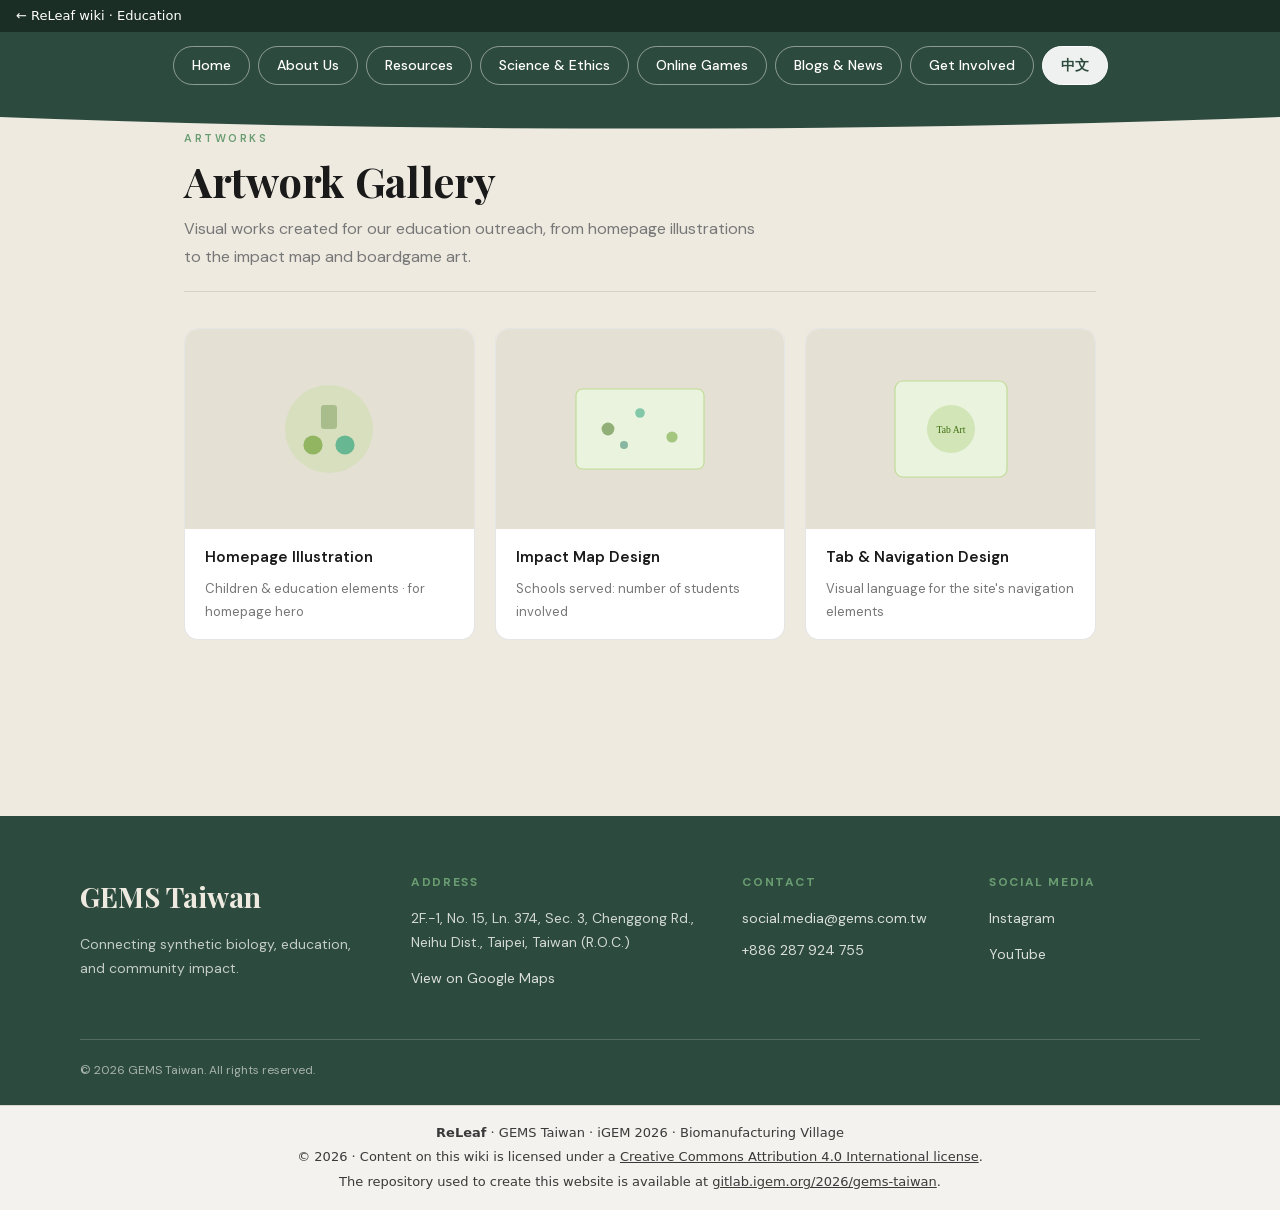
<file: docs/education/website/artworks.html>
<!DOCTYPE html>
<html lang="zh-TW">
<head>
  <meta charset="UTF-8" />
  <meta name="viewport" content="width=device-width, initial-scale=1.0" />
  <title>Gems Taiwan | Artworks</title>
  <link rel="stylesheet" href="fonts/fonts.css" /> <!-- ReLeaf port: Google Fonts link replaced by local copies in fonts/ (iGEM wikis may not load files from outside iGEM). -->
  <link rel="stylesheet" href="styles.css" />
  <script>window.ACTIVE_PAGE = 'artworks.html';</script>
  <script defer src="nav.js"></script>
</head>
<body>
<!-- ReLeaf port: link back to the wiki's Education page. -->
<div id="releaf-wiki-bar" role="navigation" aria-label="ReLeaf wiki" style="align-self:stretch;width:100%;box-sizing:border-box;margin:0;padding:6px 16px;background:#1b2e26;font:500 13px/1.5 system-ui,-apple-system,'Segoe UI',sans-serif;text-align:left;"><a href="../" style="color:#fff;text-decoration:none;cursor:pointer;">&larr; ReLeaf wiki &middot; Education</a></div>


<main>

  <div class="section-header">
    <div class="section-eyebrow">Artworks</div>
    <h1>Artwork Gallery</h1>
    <p>Visual works created for our education outreach, from homepage illustrations to the impact map and boardgame art.</p>
  </div>

  <div class="artwork-grid">
    <div class="artwork-card">
      <div class="artwork-thumb">
        <svg viewBox="0 0 200 160" width="160" xmlns="http://www.w3.org/2000/svg" fill="none">
          <circle cx="100" cy="80" r="55" fill="#C0DD97" opacity="0.35"/>
          <circle cx="80" cy="100" r="12" fill="#639922" opacity="0.6"/>
          <circle cx="120" cy="100" r="12" fill="#1D9E75" opacity="0.6"/>
          <rect x="90" y="50" width="20" height="30" rx="4" fill="#3B6D11" opacity="0.3"/>
        </svg>
      </div>
      <div class="artwork-info">
        <h3>Homepage Illustration</h3>
        <p>Children &amp; education elements · for homepage hero</p>
      </div>
    </div>
    <div class="artwork-card">
      <div class="artwork-thumb">
        <svg viewBox="0 0 200 160" width="160" xmlns="http://www.w3.org/2000/svg" fill="none">
          <rect x="20" y="30" width="160" height="100" rx="8" fill="#EAF3DE" stroke="#C0DD97" stroke-width="1.5"/>
          <circle cx="60" cy="80" r="8" fill="#3B6D11" opacity="0.5"/>
          <circle cx="100" cy="60" r="6" fill="#1D9E75" opacity="0.5"/>
          <circle cx="140" cy="90" r="7" fill="#639922" opacity="0.5"/>
          <circle cx="80" cy="100" r="5" fill="#0F6E56" opacity="0.45"/>
        </svg>
      </div>
      <div class="artwork-info">
        <h3>Impact Map Design</h3>
        <p>Schools served: number of students involved</p>
      </div>
    </div>
    <div class="artwork-card">
      <div class="artwork-thumb">
        <svg viewBox="0 0 200 160" width="160" xmlns="http://www.w3.org/2000/svg" fill="none">
          <rect x="30" y="20" width="140" height="120" rx="10" fill="#EAF3DE" stroke="#C0DD97" stroke-width="1.5"/>
          <circle cx="100" cy="80" r="30" fill="#97C459" opacity="0.3"/>
          <text x="100" y="85" text-anchor="middle" font-size="12" fill="#3B6D11" font-family="serif">Tab Art</text>
        </svg>
      </div>
      <div class="artwork-info">
        <h3>Tab &amp; Navigation Design</h3>
        <p>Visual language for the site's navigation elements</p>
      </div>
    </div>
  </div>


</main>


<!-- ReLeaf port: the wiki's licence and repository notice (wording from education/index.html). -->
<footer id="releaf-wiki-footer" style="align-self:stretch;width:100%;box-sizing:border-box;margin:0;padding:14px 16px;background:#f3f2ee;color:#333;border-top:1px solid #d9d6cc;font:13px/1.55 system-ui,-apple-system,'Segoe UI',sans-serif;text-align:center;">
  <p style="margin:2px 0;"><b>ReLeaf</b> &middot; GEMS Taiwan &middot; iGEM 2026 &middot; Biomanufacturing Village</p>
  <p style="margin:2px 0;">&copy; 2026 &middot; Content on this wiki is licensed under a <a href="https://creativecommons.org/licenses/by/4.0/" rel="license" style="color:inherit;">Creative Commons Attribution 4.0 International license</a>.</p>
  <p style="margin:2px 0;">The repository used to create this website is available at <a href="https://gitlab.igem.org/2026/gems-taiwan" style="color:inherit;">gitlab.igem.org/2026/gems-taiwan</a>.</p>
</footer>
<!-- ReLeaf port: nav.js inserts the site's own header and footer on DOMContentLoaded; keep the wiki bar above and the licence footer below them. -->
<script>window.addEventListener('DOMContentLoaded',function(){var b=document.getElementById('releaf-wiki-bar'),f=document.getElementById('releaf-wiki-footer');if(b)document.body.insertBefore(b,document.body.firstChild);if(f)document.body.appendChild(f);});</script>
<script src="../../assets/data/site-nav.js" fetchpriority="high"></script><script src="../../assets/js/rulecheck.js?v=5" defer></script>
</body>
</html>
</file>
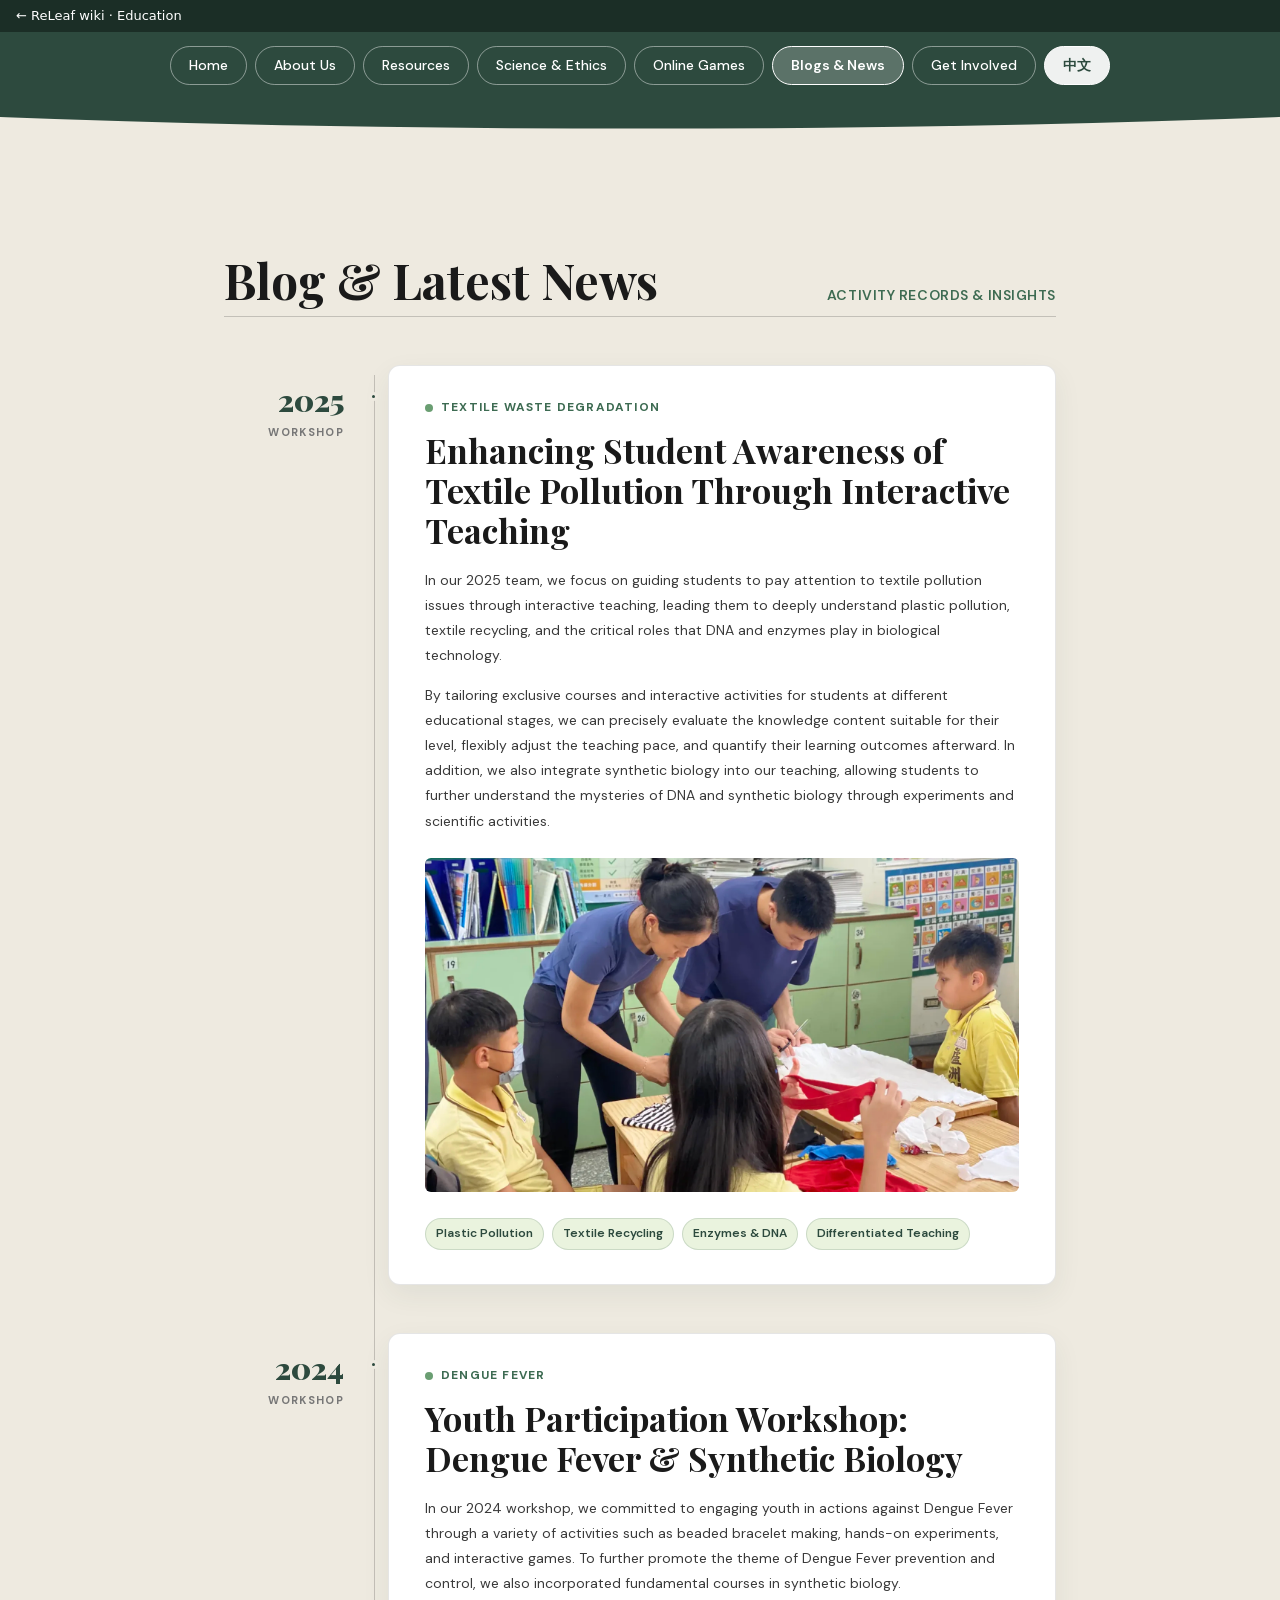
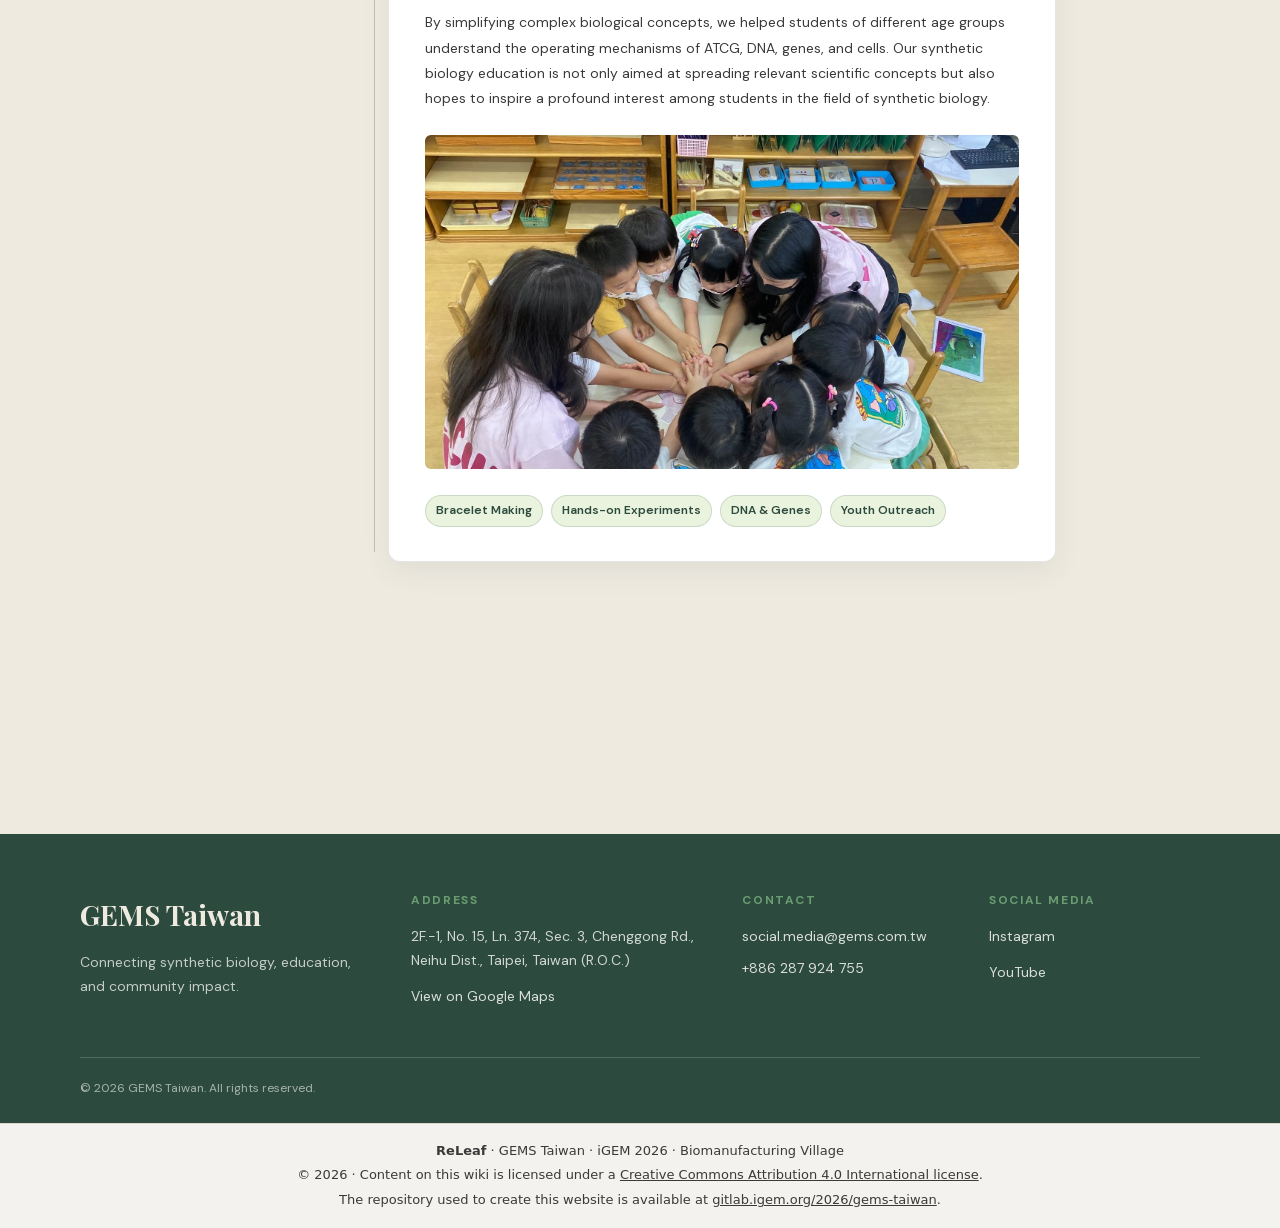
<file: docs/education/website/blog.html>
<!DOCTYPE html>
<html lang="en">
<head>
  <meta charset="UTF-8" />
  <meta name="viewport" content="width=device-width, initial-scale=1.0" />
  <title>Gems Taiwan | Science &amp; Ethics</title>
  <link rel="stylesheet" href="fonts/fonts.css" /> <!-- ReLeaf port: Google Fonts link replaced by local copies in fonts/ (iGEM wikis may not load files from outside iGEM). -->
  <link rel="stylesheet" href="styles.css" />
  <script>window.ACTIVE_PAGE = 'blog.html';</script>
  <script defer src="nav.js"></script>
  <style>
    .blog-page main { padding-top: 96px; }
    .hero-layout { display: flex; align-items: baseline; justify-content: space-between; gap: 24px; padding: 28px 0 8px; border-bottom: 1px solid var(--border-mid); }
    .hero-title { max-width: 620px; }
    .hero-subtitle { flex: 0 0 auto; margin: 0; color: var(--green-mid); font-family: var(--font-body); font-size: 14px; font-weight: 600; letter-spacing: 0.04em; text-transform: uppercase; }
    .blog-timeline { position: relative; display: flex; flex-direction: column; gap: 48px; margin-top: 48px; }
    .blog-timeline::before { content: ''; position: absolute; top: 10px; bottom: 10px; left: 150px; width: 1px; background: var(--border-mid); }
    .blog-entry { position: relative; grid-template-columns: 136px minmax(0, 1fr); gap: 28px; }
    .blog-year { position: relative; z-index: 1; padding: 20px 16px 0 0; text-align: right; }
    .blog-year::after { content: ''; position: absolute; top: 27px; right: -18px; width: 9px; height: 9px; background: var(--green-dark); border: 3px solid var(--cream); border-radius: 50%; }
    .blog-year-num, .blog-year-label { display: block; }
    .blog-year-num { color: var(--green-dark); font-family: var(--font-serif); font-size: 30px; font-weight: 900; line-height: 1; }
    .blog-year-label { margin-top: 8px; color: var(--text-muted); font-size: 11px; font-weight: 700; letter-spacing: 0.12em; text-transform: uppercase; }
    .blog-body { min-width: 0; padding: 32px 36px 34px; background: var(--white); border: 1px solid var(--border); border-radius: 12px; box-shadow: 0 10px 28px rgba(45, 74, 62, 0.07); }
    .blog-theme-tag { display: flex; align-items: center; gap: 8px; margin-bottom: 12px; color: var(--green-mid); font-size: 12px; font-weight: 700; letter-spacing: 0.1em; text-transform: uppercase; }
    .blog-theme-tag span { width: 8px; height: 8px; background: var(--green-light); border-radius: 50%; }
    .blog-title { max-width: 720px; margin-bottom: 18px; font-size: clamp(24px, 3vw, 34px); line-height: 1.18; }
    .blog-text { max-width: 70ch; margin-bottom: 14px; font-size: 15px; line-height: 1.8; }
    .blog-photo { margin: 24px 0 22px; overflow: hidden; background: var(--cream-dark); border-radius: 6px; aspect-ratio: 16 / 9; }
    .blog-photo img { display: block; width: 100%; height: 100%; object-fit: cover; }
    .topic-pills { display: flex; flex-wrap: wrap; gap: 8px; padding-top: 4px; }
    .pill { padding: 5px 10px; color: var(--green-dark); background: var(--accent-pale); border: 1px solid rgba(61, 107, 82, 0.18); border-radius: 999px; font-size: 12px; font-weight: 600; }
    @media (max-width: 700px) {
      .hero-layout { display: block; }
      .hero-subtitle { margin-top: 12px; }
      .blog-timeline { gap: 28px; margin-top: 32px; }
      .blog-timeline::before { display: none; }
      .blog-entry { display: block; }
      .blog-year { display: flex; align-items: baseline; gap: 10px; padding: 0 0 10px; text-align: left; }
      .blog-year::after { display: none; }
      .blog-year-num { font-size: 26px; }
      .blog-year-label { margin-top: 0; }
      .blog-body { padding: 24px 20px 26px; }
    }
    @media (max-width: 480px) { .blog-entry { grid-template-columns: 80px 1fr; } }
  </style>

</head>


<body class="blog-page">
<!-- ReLeaf port: link back to the wiki's Education page. -->
<div id="releaf-wiki-bar" role="navigation" aria-label="ReLeaf wiki" style="align-self:stretch;width:100%;box-sizing:border-box;margin:0;padding:6px 16px;background:#1b2e26;font:500 13px/1.5 system-ui,-apple-system,'Segoe UI',sans-serif;text-align:left;"><a href="../" style="color:#fff;text-decoration:none;cursor:pointer;">&larr; ReLeaf wiki &middot; Education</a></div>




<main>
<div class="page">

  <div class="hero-layout">
    <h1 class="hero-title">Blog &amp; Latest News</h1>
    <h2 class="hero-subtitle">Activity Records &amp; Insights</h2>
  </div>

  <div class="blog-timeline">

    <article class="blog-entry">
      <div class="blog-year">
        <span class="blog-year-num">2025</span>
        <span class="blog-year-label">Workshop</span>
      </div>
      <div class="blog-body">
        <div class="blog-theme-tag"><span></span>Textile Waste Degradation</div>
        <h2 class="blog-title">Enhancing Student Awareness of Textile Pollution Through Interactive Teaching</h2>
        <p class="blog-text">In our 2025 team, we focus on guiding students to pay attention to textile pollution issues through interactive teaching, leading them to deeply understand plastic pollution, textile recycling, and the critical roles that DNA and enzymes play in biological technology.</p>
        <p class="blog-text">By tailoring exclusive courses and interactive activities for students at different educational stages, we can precisely evaluate the knowledge content suitable for their level, flexibly adjust the teaching pace, and quantify their learning outcomes afterward. In addition, we also integrate synthetic biology into our teaching, allowing students to further understand the mysteries of DNA and synthetic biology through experiments and scientific activities.</p>
        
        <figure class="blog-photo">
          <img src="images/blog/2025_1.webp" alt="2025 Activity Photo">
        </figure>

        <div class="topic-pills">
          <span class="pill">Plastic Pollution</span>
          <span class="pill">Textile Recycling</span>
          <span class="pill">Enzymes &amp; DNA</span>
          <span class="pill">Differentiated Teaching</span>
        </div>
      </div>
    </article>

    <article class="blog-entry">
      <div class="blog-year">
        <span class="blog-year-num">2024</span>
        <span class="blog-year-label">Workshop</span>
      </div>
      <div class="blog-body">
        <div class="blog-theme-tag"><span></span>Dengue Fever</div>
        <h2 class="blog-title">Youth Participation Workshop: Dengue Fever &amp; Synthetic Biology</h2>
        <p class="blog-text">In our 2024 workshop, we committed to engaging youth in actions against Dengue Fever through a variety of activities such as beaded bracelet making, hands-on experiments, and interactive games. To further promote the theme of Dengue Fever prevention and control, we also incorporated fundamental courses in synthetic biology.</p>
        <p class="blog-text">By simplifying complex biological concepts, we helped students of different age groups understand the operating mechanisms of ATCG, DNA, genes, and cells. Our synthetic biology education is not only aimed at spreading relevant scientific concepts but also hopes to inspire a profound interest among students in the field of synthetic biology.</p>
        
        <figure class="blog-photo">
          <img loading="lazy" decoding="async" src="images/blog/2024_1.webp" alt="2024 Activity Photo">
        </figure>

        <div class="topic-pills">
          <span class="pill">Bracelet Making</span>
          <span class="pill">Hands-on Experiments</span>
          <span class="pill">DNA &amp; Genes</span>
          <span class="pill">Youth Outreach</span>
        </div>
      </div>
    </article>

  </div>

</div>
</main>


<!-- ReLeaf port: the wiki's licence and repository notice (wording from education/index.html). -->
<footer id="releaf-wiki-footer" style="align-self:stretch;width:100%;box-sizing:border-box;margin:0;padding:14px 16px;background:#f3f2ee;color:#333;border-top:1px solid #d9d6cc;font:13px/1.55 system-ui,-apple-system,'Segoe UI',sans-serif;text-align:center;">
  <p style="margin:2px 0;"><b>ReLeaf</b> &middot; GEMS Taiwan &middot; iGEM 2026 &middot; Biomanufacturing Village</p>
  <p style="margin:2px 0;">&copy; 2026 &middot; Content on this wiki is licensed under a <a href="https://creativecommons.org/licenses/by/4.0/" rel="license" style="color:inherit;">Creative Commons Attribution 4.0 International license</a>.</p>
  <p style="margin:2px 0;">The repository used to create this website is available at <a href="https://gitlab.igem.org/2026/gems-taiwan" style="color:inherit;">gitlab.igem.org/2026/gems-taiwan</a>.</p>
</footer>
<!-- ReLeaf port: nav.js inserts the site's own header and footer on DOMContentLoaded; keep the wiki bar above and the licence footer below them. -->
<script>window.addEventListener('DOMContentLoaded',function(){var b=document.getElementById('releaf-wiki-bar'),f=document.getElementById('releaf-wiki-footer');if(b)document.body.insertBefore(b,document.body.firstChild);if(f)document.body.appendChild(f);});</script>
<script src="../../assets/data/site-nav.js" fetchpriority="high"></script><script src="../../assets/js/rulecheck.js?v=5" defer></script>
</body>
</html>
</file>
<file: docs/assets/css/tokens.css>
/* =============================================================================
   ReLeaf: design tokens
   -----------------------------------------------------------------------------
   One file every stylesheet reads from. nav.css and team.css still carry their
   own copies of the palette under their own prefixes (--nv-*, and the bare
   names in team.css) because they were written to be droppable into any page on
   their own; the values here are the same values. Change a colour here and
   there, or nowhere else.

   TYPE. The team page was drawn in Inter and the homepage brief argues against
   Inter, so the family sits behind two variables. Swapping the site over is an
   edit to --font-display and --font-body and nothing else. Whatever you choose
   must be self-hosted: the iGEM wiki blocks fonts served from another host, and
   a full 繁體中文 face is 10 to 20 MB unsubset.
   ========================================================================== */

@font-face {
  font-family: "Inter";
  font-style: normal;
  font-weight: 100 900;
  font-display: swap;
  /* woff2 first: subset to Latin, Greek, punctuation, arrows and maths, both
     axes and the features the pages ask for (tnum, frac, ss01, cv11 and the
     defaults), 132 KB against the full file's 854 KB. Cut again on 11 Oct by
     build/subset-font.py, which reads every character the repository sets:
     Cyrillic, Greek Extended and the private-use glyphs went, and nothing
     the wiki draws did. Re-run it after writing in a new language. The .ttf
     is the whole font, kept as the fallback for browsers without woff2. */
  src: url("../fonts/inter-variable.woff2") format("woff2"),
       url("../fonts/inter-variable.ttf") format("truetype");
}

:root {
  /* ---- neutrals ---- */
  --white:    #ffffff;
  --gray-50:  #fafafa;
  --gray-100: #f5f5f5;
  --gray-200: #e5e5e5;
  --gray-300: #d4d4d4;
  --gray-400: #a3a3a3;
  --gray-500: #6b6b6b;   /* was #737373 (4.3-4.45:1 on the tinted panels); 4.8:1 on --gray-100 and --amber-100, 5.0:1 on --leaf-50, 5.3:1 on white */
  /* the grey for small label text. It was #6e6e6e (5.1:1) until --gray-500 was
     darkened past it; one grey now serves both. --gray-400 is 2.5:1: rules and
     strokes only, never words. */
  --gray-450: var(--gray-500);
  --gray-600: #525252;
  --gray-700: #404040;
  --black:    #171717;

  /* ---- ReLeaf accents, pulled from the team hoodie ---- */
  --leaf-900: #14402b;
  --leaf-700: #23684a;
  --leaf-500: #4f9c6f;
  --leaf-200: #cfe4d8;
  --leaf-100: #e3f0e8;
  --leaf-50:  #f4f9f6;

  /* ---- signal colours, used only by callouts and status chips ---- */
  --amber-700: #92610c;
  --amber-100: #fdf3dc;
  --rust-700:  #9a3d22;
  --rust-100:  #fbeae4;
  --slate-700: #3f5468;
  --slate-100: #e8eef4;

  /* ---- type ---- */
  --font-display: "Inter", -apple-system, BlinkMacSystemFont, "Segoe UI", Roboto,
                  "Helvetica Neue", Arial, sans-serif;
  --font-body:    "Inter", -apple-system, BlinkMacSystemFont, "Segoe UI", Roboto,
                  "Helvetica Neue", Arial, sans-serif;
  --font-mono:    ui-monospace, "SF Mono", "JetBrains Mono", Menlo, Consolas, monospace;

  --text-h1:   clamp(2.125rem, 1.2rem + 2.8vw, 3.5rem);
  --text-h2:   clamp(1.5rem, 1.15rem + 1.05vw, 2rem);
  --text-h3:   clamp(1.15rem, 1.02rem + .4vw, 1.375rem);
  --text-lede: clamp(1.0625rem, .95rem + .45vw, 1.3125rem);
  --text-base: 1.0625rem;
  --text-sm:   .9375rem;
  --text-xs:   .8125rem;

  /* ---- space ---- */
  --sp-1:  .25rem;
  --sp-2:  .5rem;
  --sp-3:  .75rem;
  --sp-4:  1rem;
  --sp-5:  1.5rem;
  --sp-6:  2rem;
  --sp-7:  3rem;
  --sp-8:  clamp(3rem, 1.5rem + 5vw, 5.5rem);

  /* ---- frame ---- */
  --nav-h:   68px;            /* matches --nv-h in nav.css */
  --max:     1280px;
  --measure: 68ch;            /* body column: long enough to argue, short enough to read */
  --radius:  .5rem;
  --radius-sm: .3125rem;

  --shadow-sm: 0 1px 2px rgb(0 0 0 / .05);
  --shadow-md: 0 4px 6px -1px rgb(0 0 0 / .1), 0 2px 4px -2px rgb(0 0 0 / .1);
  --shadow-lg: 0 10px 15px -3px rgb(0 0 0 / .1), 0 4px 6px -4px rgb(0 0 0 / .1);
}
</file>
<file: docs/coach/coach.css>
/* =============================================================================
   Engagement writing coach: the layer over a ReLeaf page
   -----------------------------------------------------------------------------
   Highlights in the students' text, note cards in a right-hand margin on wide
   screens (a bottom sheet on narrow ones), a summary card under the page head,
   and a frosted toolbar floating at the bottom of the window. Everything is
   prefixed .cx- so nothing here touches the page's own classes.
   ========================================================================== */

:root {
  --cx-praise: #248a3d;   --cx-praise-bg: #e3f5e8;
  --cx-restructure: #0a64d6; --cx-restructure-bg: #e4effd;
  --cx-cut: #6e6e73;      --cx-cut-bg: #ececef;
  --cx-clarify: #8944ab;  --cx-clarify-bg: #f3e8f8;
  --cx-mistake: #d70015;  --cx-mistake-bg: #fde7e9;
  --cx-suggest: #0071a4;  --cx-suggest-bg: #e0f3fa;
  --cx-ink: #1d1d1f; --cx-ink-2: #515154; --cx-ink-3: #86868b;
  --cx-well: #f5f5f7; --cx-line: rgba(0,0,0,.08);
  --cx-rail: 372px;
  --cx-font: "Inter", -apple-system, BlinkMacSystemFont, "SF Pro Text", "Helvetica Neue", Arial, sans-serif;
}

/* ---- highlights --------------------------------------------------------- */

mark.cx-m {
  color: inherit; background: var(--cx-bg); border-radius: 3px;
  box-shadow: inset 0 -2px 0 var(--cx-c);
  cursor: pointer; transition: background .15s, box-shadow .15s;
  -webkit-box-decoration-break: clone; box-decoration-break: clone;
}
mark.cx-m.is-hot, mark.cx-m:hover { box-shadow: inset 0 -1.15em 0 var(--cx-bg), inset 0 -2px 0 var(--cx-c); background: color-mix(in srgb, var(--cx-c) 18%, white); }
mark.cx-m.is-on { background: color-mix(in srgb, var(--cx-c) 24%, white); box-shadow: 0 0 0 2px var(--cx-c); }
mark.cx-m--cut { text-decoration: line-through; text-decoration-color: color-mix(in srgb, var(--cx-cut) 70%, transparent); text-decoration-thickness: 1.5px; }
img.cx-img { outline: 3px solid var(--cx-c); outline-offset: 3px; cursor: pointer; }
img.cx-img.is-on, img.cx-img.is-hot { outline-width: 5px; }
img.cx-img.is-filtered { outline: none; cursor: auto; }
html.cx-off mark.cx-m, mark.cx-m.is-filtered { background: none; box-shadow: none; text-decoration: none; cursor: auto; }

.cx-praise      { --cx-c: var(--cx-praise);      --cx-bg: var(--cx-praise-bg); }
.cx-restructure { --cx-c: var(--cx-restructure); --cx-bg: var(--cx-restructure-bg); }
.cx-cut         { --cx-c: var(--cx-cut);         --cx-bg: var(--cx-cut-bg); }
.cx-clarify     { --cx-c: var(--cx-clarify);     --cx-bg: var(--cx-clarify-bg); }
.cx-mistake     { --cx-c: var(--cx-mistake);     --cx-bg: var(--cx-mistake-bg); }
.cx-suggest     { --cx-c: var(--cx-suggest);     --cx-bg: var(--cx-suggest-bg); }

/* ---- the margin ----------------------------------------------------------- */

@media (min-width: 1180px) {
  html.cx-wide body { margin-right: calc(var(--cx-rail) + 24px); }
  html.cx-wide #site-nav, html.cx-wide .sitenav, html.cx-wide .nav { right: 0; }
  /* the hero photo and the footer keep the full window width */
  html.cx-wide .pagehead--hero, html.cx-wide body > footer { margin-right: calc(-1 * (var(--cx-rail) + 24px)); }
}
.cx-rail {
  position: absolute; top: 0; right: 0; width: var(--cx-rail);
  padding: 0 20px 0 4px; box-sizing: border-box; z-index: 20;
  font-family: var(--cx-font); pointer-events: none;
}
.cx-rail .cx-card { position: absolute; left: 4px; right: 20px; pointer-events: auto; }
html:not(.cx-wide) .cx-rail { display: none; }

/* ---- note card ------------------------------------------------------------ */

.cx-card {
  background: #fff; border-radius: 18px; padding: 14px 16px 14px;
  box-shadow: 0 1px 2px rgba(0,0,0,.05), 0 6px 20px rgba(0,0,0,.06);
  border: 1px solid var(--cx-line);
  font: 14px/1.45 var(--cx-font); color: var(--cx-ink); letter-spacing: -.005em;
  transition: top .28s cubic-bezier(.2,.8,.2,1), box-shadow .2s, transform .2s, opacity .2s;
  cursor: pointer; box-sizing: border-box;
}
.cx-card:hover { box-shadow: 0 2px 4px rgba(0,0,0,.06), 0 10px 28px rgba(0,0,0,.09); }
.cx-card.is-on { cursor: auto; box-shadow: 0 0 0 2px var(--cx-c), 0 14px 36px rgba(0,0,0,.12); z-index: 3; }
.cx-card.is-filtered, .cx-card.is-away { display: none; }

.cx-chip {
  display: inline-flex; align-items: center; gap: 6px;
  font: 600 11.5px/1 var(--cx-font); letter-spacing: .02em; text-transform: uppercase;
  color: var(--cx-c);
}
.cx-chip::before { content: ""; width: 8px; height: 8px; border-radius: 50%; background: var(--cx-c); }
.cx-card__top { display: flex; justify-content: space-between; align-items: center; gap: 8px; margin-bottom: 6px; }
.cx-card__no { font: 500 11.5px/1 var(--cx-font); color: var(--cx-ink-3); font-variant-numeric: tabular-nums; }
.cx-card h4 { margin: 0 0 4px; font: 600 15px/1.3 var(--cx-font); letter-spacing: -.01em; color: var(--cx-ink); }
.cx-card p { margin: 0; color: var(--cx-ink-2); }
.cx-card:not(.is-on) .cx-card__body { display: -webkit-box; -webkit-line-clamp: 3; -webkit-box-orient: vertical; overflow: hidden; }
.cx-card__more { display: none; }
.cx-card.is-on .cx-card__more, .cx-sheet .cx-card__more { display: block; }

.cx-after { margin-top: 12px; background: var(--cx-well); border-radius: 12px; padding: 10px 12px; }
.cx-after b, .cx-win__label, .cx-ballot-tag {
  display: block; font: 600 11px/1.2 var(--cx-font); letter-spacing: .04em; text-transform: uppercase; color: var(--cx-ink-3); margin-bottom: 5px;
}
.cx-after p { color: var(--cx-ink); }
.cx-after__table { width: 100%; border-collapse: collapse; font-size: 12.5px; line-height: 1.35; }
.cx-after__table th { text-align: left; font-weight: 600; color: var(--cx-ink); padding: 0 6px 5px 0; }
.cx-after__table td { color: var(--cx-ink); padding: 5px 6px 5px 0; border-top: 1px solid var(--cx-line); vertical-align: top; }
.cx-ballot-tag { margin: 10px 0 0; text-transform: none; letter-spacing: 0; font-weight: 500; font-size: 12px; }

.cx-win { margin-top: 12px; }
.cx-win__note { margin: 0 0 8px !important; font-size: 13.5px; }
.cx-quote { background: linear-gradient(180deg, #fbfbfd, #f5f5f7); border-radius: 12px; padding: 11px 12px 10px; margin-top: 8px; }
.cx-quote__who { display: flex; flex-wrap: wrap; align-items: center; gap: 6px; margin-bottom: 6px; }
.cx-quote__who a { font: 600 12.5px/1.2 var(--cx-font); color: var(--cx-ink); text-decoration: none; }
.cx-quote__who a:hover { text-decoration: underline; }
.cx-pill { font: 600 10.5px/1 var(--cx-font); padding: 4px 7px; border-radius: 999px; background: #fff; color: var(--cx-ink-2); border: 1px solid var(--cx-line); }
.cx-pill--slip { background: var(--cx-mistake-bg); color: var(--cx-mistake); border-color: transparent; }
.cx-quote blockquote { margin: 0; font: 13.5px/1.5 var(--cx-font); color: var(--cx-ink); }
.cx-quote blockquote::before { content: "\201C"; } .cx-quote blockquote::after { content: "\201D"; }
.cx-quote__why { margin-top: 7px !important; font-size: 12.5px; color: var(--cx-ink-3) !important; }

/* ---- toolbar ----------------------------------------------------------------
   The coach replaces the wiki's dropdown menu: #site-nav is hidden and the
   toolbar floats in the strip it leaves (its spacer keeps the same height, so
   the pages' pinned chapter switchers still sit just below). */

#site-nav { display: none !important; }
.cx-bar {
  position: fixed; left: 50%; top: 10px; transform: translateX(-50%); z-index: 1000;
  display: flex; align-items: center; gap: 4px; padding: 6px;
  background: rgba(250,250,252,.82); -webkit-backdrop-filter: saturate(180%) blur(20px); backdrop-filter: saturate(180%) blur(20px);
  border: 1px solid rgba(0,0,0,.08); border-radius: 999px;
  box-shadow: 0 8px 30px rgba(0,0,0,.10), 0 1px 2px rgba(0,0,0,.06);
  font: 500 14.5px/1 var(--cx-font); color: var(--cx-ink);
  max-width: calc(100vw - 20px); overflow-x: auto; scrollbar-width: none; box-sizing: border-box;
}
.cx-bar::-webkit-scrollbar { display: none; }
.cx-bar button, .cx-bar a {
  appearance: none; border: 0; background: none; color: inherit; font: inherit; cursor: pointer;
  display: inline-flex; align-items: center; gap: 7px; white-space: nowrap;
  padding: 11px 14px; border-radius: 999px; text-decoration: none; transition: background .15s, opacity .15s;
}
.cx-bar button:hover, .cx-bar a:hover { background: rgba(0,0,0,.05); }
.cx-bar .cx-home { font-weight: 600; }
.cx-bar .cx-t::before { content: ""; width: 9px; height: 9px; border-radius: 50%; background: var(--cx-c); }
.cx-bar .cx-t.is-on { background: #fff; box-shadow: 0 1px 3px rgba(0,0,0,.12); }
.cx-bar .cx-t:not(.is-on) { opacity: .45; }
.cx-bar .cx-t span { color: var(--cx-ink-3); font-variant-numeric: tabular-nums; }
.cx-bar__sep { width: 1px; height: 24px; background: rgba(0,0,0,.1); margin: 0 4px; flex: none; }
.cx-bar__step { font-variant-numeric: tabular-nums; color: var(--cx-ink-2); min-width: 64px; justify-content: center; }
.cx-bar svg { width: 18px; height: 18px; stroke: currentColor; fill: none; stroke-width: 2; stroke-linecap: round; stroke-linejoin: round; }
@media (max-width: 1100px) { .cx-bar .cx-home span { display: none; } }
@media (max-width: 860px) {
  .cx-bar { font-size: 13.5px; top: 8px; padding: 4px; }
  .cx-bar button, .cx-bar a { padding: 9px 10px; }
  .cx-bar .cx-t__name { display: none; }
}

/* ---- bottom sheet (narrow screens) ---------------------------------------- */

.cx-sheet {
  position: fixed; left: 8px; right: 8px; bottom: 12px; z-index: 999; max-height: 62vh; overflow: auto;
  transform: translateY(20px); opacity: 0; pointer-events: none; transition: transform .25s, opacity .2s;
}
.cx-sheet.is-open { transform: none; opacity: 1; pointer-events: auto; }
.cx-sheet .cx-card { cursor: auto; box-shadow: 0 0 0 2px var(--cx-c), 0 18px 50px rgba(0,0,0,.2); max-width: 560px; margin: 0 auto; }
html.cx-wide .cx-sheet { display: none; }

/* ---- summary card --------------------------------------------------------- */

.cx-sum {
  max-width: 1080px; margin: 40px auto 8px; padding: 0 24px; box-sizing: border-box; font-family: var(--cx-font);
}
.cx-sum__card { background: var(--cx-well); border-radius: 28px; padding: 32px 36px 30px; color: var(--cx-ink); }
.cx-sum__eyebrow { font: 600 12px/1 var(--cx-font); letter-spacing: .06em; text-transform: uppercase; color: var(--cx-ink-3); margin: 0 0 10px; }
.cx-sum h2 { font: 700 30px/1.15 var(--cx-font); letter-spacing: -.02em; margin: 0 0 12px; }
.cx-sum__verdict { font: 400 17px/1.5 var(--cx-font); color: var(--cx-ink-2); margin: 0 0 22px; max-width: 760px; }
.cx-sum__counts { display: flex; flex-wrap: wrap; gap: 8px; margin: 0 0 24px; padding: 0; list-style: none; }
.cx-sum__counts li { background: #fff; border-radius: 999px; padding: 7px 12px; font: 500 13px/1 var(--cx-font); display: inline-flex; gap: 7px; align-items: center; }
.cx-sum__counts li::before { content: ""; width: 8px; height: 8px; border-radius: 50%; background: var(--cx-c); }
.cx-sum__grid { display: grid; grid-template-columns: 1fr 1fr; gap: 14px; }
.cx-sum__box { background: #fff; border-radius: 20px; padding: 20px 22px; }
.cx-sum__box h3 { font: 600 16px/1.3 var(--cx-font); margin: 0 0 10px; display: flex; align-items: center; gap: 8px; }
.cx-sum__box ul, .cx-sum__box ol { margin: 0; padding-left: 20px; font: 14.5px/1.5 var(--cx-font); color: var(--cx-ink-2); }
.cx-sum__box li + li { margin-top: 7px; }
.cx-sum__box--wide { grid-column: 1 / -1; }
.cx-sum details { margin-top: 14px; background: #fff; border-radius: 20px; padding: 0 22px; }
.cx-sum summary { cursor: pointer; list-style: none; font: 600 16px/1.3 var(--cx-font); padding: 18px 0; display: flex; justify-content: space-between; align-items: center; }
.cx-sum summary::-webkit-details-marker { display: none; }
.cx-sum summary::after { content: ""; width: 9px; height: 9px; border-right: 2px solid var(--cx-ink-3); border-bottom: 2px solid var(--cx-ink-3); transform: rotate(45deg); transition: transform .2s; margin-right: 4px; }
.cx-sum details[open] summary::after { transform: rotate(-135deg); }
.cx-sum details > div { padding-bottom: 20px; }
.cx-ballot { width: 100%; border-collapse: collapse; font: 14px/1.45 var(--cx-font); }
.cx-ballot td { padding: 11px 10px 11px 0; vertical-align: top; border-top: 1px solid var(--cx-line); color: var(--cx-ink-2); }
.cx-ballot td:first-child { color: var(--cx-ink); font-weight: 500; width: 38%; }
.cx-status { display: inline-block; font: 600 11px/1 var(--cx-font); padding: 5px 8px; border-radius: 999px; white-space: nowrap; }
.cx-status--strong { background: var(--cx-praise-bg); color: var(--cx-praise); }
.cx-status--partial { background: #fff4d6; color: #8a5a00; }
.cx-status--missing { background: var(--cx-mistake-bg); color: var(--cx-mistake); }
.cx-extras { margin: 0; padding-left: 20px; font: 14px/1.5 var(--cx-font); color: var(--cx-ink-2); }
.cx-extras li + li { margin-top: 6px; }
.cx-skel { display: grid; grid-template-columns: 1fr 1fr; gap: 18px; }
.cx-skel h4 { font: 600 12px/1 var(--cx-font); letter-spacing: .05em; text-transform: uppercase; color: var(--cx-ink-3); margin: 0 0 8px; }
.cx-skel ol { margin: 0; padding-left: 20px; font: 14px/1.55 var(--cx-font); color: var(--cx-ink-2); }
.cx-skel__gap { grid-column: 1 / -1; margin: 4px 0 0; font: 14.5px/1.5 var(--cx-font); color: var(--cx-ink); }
@media (max-width: 760px) {
  .cx-sum__grid, .cx-skel { grid-template-columns: 1fr; }
  .cx-sum__card { padding: 24px 20px; border-radius: 22px; }
  .cx-sum h2 { font-size: 24px; }
  .cx-ballot td:first-child { width: auto; }
}
</file>
<file: docs/coach/landing.css>
/* The coach's front page, in the Engagement pages' soft style. */
body.lp { margin: 0; background: #fff; color: var(--cx-ink); font-family: var(--cx-font); -webkit-font-smoothing: antialiased; padding-bottom: 60px; }
.lp-head { max-width: 860px; margin: 0 auto; padding: 88px 24px 48px; text-align: center; }
.lp-head img { border-radius: 12px; }
.lp-eyebrow { font: 600 13px/1 var(--cx-font); letter-spacing: .06em; text-transform: uppercase; color: var(--leaf-700, #23684a); margin: 22px 0 14px; }
.lp-head h1 { font: 700 clamp(36px, 6vw, 60px)/1.05 var(--cx-font); letter-spacing: -.035em; margin: 0 0 18px; }
.lp-lede { font: 400 clamp(17px, 2.1vw, 21px)/1.5 var(--cx-font); color: var(--cx-ink-2); margin: 0 auto; max-width: 720px; }
.lp-main { max-width: 1120px; margin: 0 auto; padding: 0 24px; }
.lp-grid { display: grid; grid-template-columns: repeat(auto-fill, minmax(320px, 1fr)); gap: 16px; }
.lp-card { display: flex; flex-direction: column; gap: 10px; background: var(--cx-well); border-radius: 28px; padding: 28px 28px 24px; color: inherit; text-decoration: none; transition: transform .25s cubic-bezier(.2,.8,.2,1), box-shadow .25s; }
.lp-card:hover { transform: translateY(-3px); box-shadow: 0 14px 40px rgba(0,0,0,.08); }
.lp-card__prize { font: 600 12px/1.2 var(--cx-font); letter-spacing: .04em; text-transform: uppercase; color: var(--cx-ink-3); }
.lp-card h3 { font: 700 26px/1.15 var(--cx-font); letter-spacing: -.02em; margin: 0; }
.lp-card p { margin: 0; font: 15px/1.5 var(--cx-font); color: var(--cx-ink-2); }
.lp-card__first { background: #fff; border-radius: 14px; padding: 12px 14px; color: var(--cx-ink) !important; }
.lp-card__first b { display: block; font: 600 11px/1.2 var(--cx-font); letter-spacing: .05em; text-transform: uppercase; color: var(--cx-mistake); margin-bottom: 4px; }
.lp-card .cx-sum__counts { margin: auto 0 0; padding-top: 6px; }
.lp-main h2 { font: 700 28px/1.2 var(--cx-font); letter-spacing: -.02em; margin: 0 0 16px; }
.lp-wait, .lp-legend, .lp-credit { margin-top: 64px; }
.lp-wait ul { display: flex; flex-wrap: wrap; gap: 8px; list-style: none; padding: 0; margin: 0; }
.lp-wait li { background: var(--cx-well); border-radius: 999px; padding: 9px 14px; font: 500 14px/1 var(--cx-font); color: var(--cx-ink-2); }
.lp-legend ul { list-style: none; padding: 0; margin: 0; display: grid; grid-template-columns: repeat(auto-fill, minmax(300px, 1fr)); gap: 10px; }
.lp-legend li { background: var(--cx-well); border-radius: 18px; padding: 16px 18px; font: 14.5px/1.45 var(--cx-font); color: var(--cx-ink-2); }
.lp-legend li b { display: flex; align-items: center; gap: 8px; color: var(--cx-c); font-weight: 600; margin-bottom: 4px; }
.lp-legend li b::before { content: ""; width: 9px; height: 9px; border-radius: 50%; background: var(--cx-c); }
.lp-credit p { font: 15px/1.55 var(--cx-font); color: var(--cx-ink-2); max-width: 760px; margin: 0 0 18px; }
.lp-credit ul { list-style: none; padding: 0; margin: 0; columns: 3 240px; column-gap: 24px; }
.lp-credit li { font: 14.5px/1.4 var(--cx-font); padding: 6px 0; break-inside: avoid; }
.lp-credit li a { color: var(--cx-ink); text-decoration: none; font-weight: 500; }
.lp-credit li a:hover { text-decoration: underline; }
.lp-credit li span { color: var(--cx-ink-3); font-size: 13px; margin-left: 4px; }
.lp-cross { margin-top: 64px; }
.lp-cross > p { font: 15px/1.55 var(--cx-font); color: var(--cx-ink-2); max-width: 760px; margin: 0 0 18px; }
.lp-cross ul { list-style: none; padding: 0; margin: 0; display: grid; grid-template-columns: repeat(auto-fill, minmax(340px, 1fr)); gap: 10px; }
.lp-cross a { display: block; height: 100%; box-sizing: border-box; background: var(--cx-mistake-bg); border-radius: 18px; padding: 16px 18px; color: var(--cx-ink-2); text-decoration: none; font: 14px/1.45 var(--cx-font); transition: transform .2s; }
.lp-cross a:hover { transform: translateY(-2px); }
.lp-cross a span { display: block; font: 600 11px/1.2 var(--cx-font); letter-spacing: .05em; text-transform: uppercase; color: var(--cx-mistake); margin-bottom: 5px; }
.lp-cross a b { display: block; color: var(--cx-ink); font-weight: 600; font-size: 15px; margin-bottom: 4px; }
.lp-src { margin: 56px 0 0; font: 13px/1.5 var(--cx-font); color: var(--cx-ink-3); }
.lp-card__vs { font-size: 13px !important; line-height: 1.45 !important; color: var(--cx-ink-3) !important; }
.lp-card__vs b { display: block; font: 600 11px/1.2 var(--cx-font); letter-spacing: .05em; text-transform: uppercase; color: var(--cx-ink-3); margin-bottom: 3px; }
.lp-win { margin-top: 64px; }
.lp-win > p { font: 15px/1.55 var(--cx-font); color: var(--cx-ink-2); max-width: 760px; margin: 0 0 18px; }
.lp-win h3 { font: 700 20px/1.25 var(--cx-font); letter-spacing: -.015em; margin: 40px 0 8px; }
.lp-win__scroll { overflow-x: auto; background: var(--cx-well); border-radius: 24px; padding: 8px 20px; -webkit-overflow-scrolling: touch; }
.lp-win__table { width: 100%; border-collapse: collapse; font: 14px/1.4 var(--cx-font); min-width: 860px; }
.lp-win__table--prec { min-width: 640px; }
.lp-win__table th, .lp-win__table td { text-align: left; vertical-align: top; padding: 14px 12px 14px 0; border-top: 1px solid var(--cx-line); }
.lp-win__table thead th { border-top: 0; font: 600 12px/1.3 var(--cx-font); color: var(--cx-ink-3); letter-spacing: .02em; padding-top: 12px; padding-bottom: 10px; }
.lp-win__table thead th a { display: block; font: 700 15px/1.2 var(--cx-font); color: var(--cx-ink); text-decoration: none; letter-spacing: -.01em; }
.lp-win__table thead th a:hover { text-decoration: underline; }
.lp-win__table thead th span { text-transform: uppercase; letter-spacing: .05em; font-size: 11px; }
.lp-win__table tbody th { font: 600 14.5px/1.3 var(--cx-font); color: var(--cx-ink); width: 21%; }
.lp-win__page { display: block; margin-top: 5px; font: 500 12.5px/1.3 var(--cx-font); color: var(--leaf-700, #23684a); text-decoration: none; }
.lp-win__page::after { content: " \2192"; }
.lp-win__page:hover { text-decoration: underline; }
.lp-win__table td a { display: block; color: var(--cx-ink); font-weight: 500; text-decoration: none; padding: 2px 0; }
.lp-win__table td a:hover { color: var(--cx-restructure); text-decoration: underline; }
.lp-win__table td em { display: block; font: 500 11px/1.2 var(--cx-font); font-style: normal; text-transform: uppercase; letter-spacing: .05em; color: var(--cx-ink-3); margin-top: 3px; }
.lp-win__table--prec td a { display: inline; margin-right: 12px; }
.lp-win__table--prec td:last-child { color: var(--cx-ink-3); }
.lp-win__lic { font-size: 13px !important; color: var(--cx-ink-3) !important; margin-top: 16px !important; }
@media (max-width: 760px) { .lp-win__scroll { border-radius: 18px; padding: 4px 14px; } }
.lp-win__table td a::after { content: "\2009\2197"; color: var(--cx-ink-3); font-size: .85em; }
</file>
<file: docs/assets/css/nav.css>
/* =============================================================================
   ReLeaf: site navigation
   -----------------------------------------------------------------------------
   A floating card under the bar, redrawn on 9 October 2026 from a mock the
   team drew:

   · The open tab turns into a pale green pill; the card drops just under the
     bar, lined up with the logo on the left and the last tab on the right.
   · One row of pages, split by hairlines. Each page is a large leaf-green
     circle with its icon and the title under it. No captions: the titles carry
     the panel on their own.
   · Solid glyphs (Material Design Icons) instead of the old line art.
   · The page behind still softens while a card is open.
   · The three special-prize pages (Measurement, Hardware, Integrated Human
     Practices) carry a faint wash of colour in their circle. It is meant to be
     noticed on a second look, not announced.
   · The phone drawer keeps the old list rows, without captions.
   ========================================================================== */

/* Colours that exist in tokens.css point at the token. The hardware pages load
   this file without tokens.css, so each carries the token's own value as the
   fallback. */
:root {
  --nv-h:       68px;
  --nv-max:     1280px;
  --nv-900:     #14402b;
  --nv-700:     #23684a;
  --nv-500:     #4f9c6f;
  --nv-200:     #cfe4d8;
  --nv-100:     var(--leaf-100, #e3f0e8);
  --nv-50:      #f4f9f6;
  --nv-ink:     #171717;
  --nv-muted:   var(--gray-450, #6e6e6e);   /* was #6b7280; gray-500 would be 4.45:1 on --nv-50 */
  --nv-line:    #e5e5e5;
  /* one frosting recipe for the bar, the panel and the drawer */
  --nv-frost:   saturate(180%) blur(20px);
}

.sitenav {
  position: fixed;
  top: 0; left: 0; right: 0;
  z-index: 40;
  font-family: "Inter", -apple-system, BlinkMacSystemFont, "Segoe UI", Roboto,
               Helvetica, Arial, sans-serif;
}

/* ---- bar ----------------------------------------------------------------- */

/* Translucent enough that the page moving under it reads through the frost,
   opaque enough to carry the labels. It firms up while a panel is open, so the
   bar and the panel are one surface. */
.sitenav__bar {
  background: rgb(251 252 251 / .8);
  -webkit-backdrop-filter: var(--nv-frost); backdrop-filter: var(--nv-frost);
  border-bottom: 1px solid var(--nv-line);
  transition: background .25s, border-color .25s;
}
.sitenav.has-panel .sitenav__bar {
  background: rgb(251 252 251 / .94);
}

.sitenav__inner {
  max-width: var(--nv-max);
  margin: 0 auto;
  padding: 0 1.25rem;
  height: var(--nv-h);
  display: flex; align-items: center; justify-content: space-between;
  gap: 1rem;
}
@media (min-width: 640px) { .sitenav__inner { padding: 0 2rem; } }

.sitenav__brand {
  display: flex; align-items: center; gap: .6rem;
  text-decoration: none; color: var(--nv-ink);
  flex: none;
}
.sitenav__logo {
  width: 50px; height: 50px;
  border-radius: 50%;
  display: block;
  box-shadow: 0 0 0 1px rgb(23 23 23 / .08);
}
.sitenav__word {
  font-size: 1.4rem; font-weight: 700; letter-spacing: -.015em;
}

/* ---- tabs ---------------------------------------------------------------- */

.sitenav__tabs { display: none; align-items: stretch; height: var(--nv-h); }
@media (min-width: 940px) { .sitenav__tabs { display: flex; } }

.sitenav__tab {
  position: relative;
  display: flex; align-items: center; gap: .4rem;
  height: 42px;
  margin: auto .1rem;
  padding: 0 1.05rem;
  border-radius: 12px;
  font: inherit;
  font-size: 1.075rem; font-weight: 600;
  color: var(--gray-700, #404040);
  background: none; border: 0;
  cursor: pointer;
  transition: color .25s, background .25s;
}
.sitenav__tab:hover { color: var(--nv-900); background: var(--nv-50); }
.sitenav__tab.is-open { color: var(--nv-900); background: var(--nv-100); }

/* the tab you are currently inside keeps its green, without the pill */
.sitenav__tab.is-section { color: var(--nv-700); }

/* chevron drawn in CSS, no icon font */
.sitenav__chev {
  width: 7px; height: 7px;
  border-right: 1.8px solid currentColor;
  border-bottom: 1.8px solid currentColor;
  transform: translateY(-2px) rotate(45deg);
  opacity: .55;
  transition: transform .3s, opacity .25s;
}
.sitenav__tab.is-open .sitenav__chev,
.sitenav__grouptop[aria-expanded="true"] .sitenav__chev {
  transform: translateY(1px) rotate(-135deg);
  opacity: 1;
}

/* ---- panel --------------------------------------------------------------- */

.sitenav__panels { position: relative; }

/* A white card that floats a little under the bar, as wide as the bar's
   content: its left edge sits under the logo, its right under the last tab. */
.sitenav__panel {
  position: absolute; top: 12px; left: 0; right: 0;
  width: min(calc(var(--nv-max) - 4rem), calc(100% - 2.5rem));
  margin-inline: auto;
  display: none;
  background: #fff;
  border-radius: 18px;
  box-shadow: 0 0 0 1px rgb(20 64 43 / .06), 0 18px 48px -12px rgb(20 40 30 / .28);
}
@media (min-width: 640px) { .sitenav__panel { width: min(calc(var(--nv-max) - 4rem), calc(100% - 4rem)); } }
.sitenav__panel.is-open { display: block; animation: nv-drop .26s cubic-bezier(.2, .7, .3, 1); }
@keyframes nv-drop {
  from { opacity: 0; transform: translateY(-6px); }
  to   { opacity: 1; transform: none; }
}

/* 9 Oct (owner): the card sits a little smaller */
.sitenav__panelinner { padding: 1.5rem 1rem; }

/* ---- the light ------------------------------------------------------------
   10 Oct: a soft light follows the pointer across the card (nav.js sets --mx,
   --my and --lit on the panel). It is wide and faint, ambient rather than a
   beam, and it carries a whisper of the section's banner colour (the same
   values as bannerhead.css), so each card is felt to belong to the page it
   opens. Circles and the open-tab pill stay leaf green. */
@property --lit { syntax: "<number>"; inherits: false; initial-value: 0; }
.sitenav__panel {
  --mx: 50%; --my: 0%; --lit: 0;
  --nv-glow: 79 156 111;
  background:
    radial-gradient(560px circle at var(--mx) var(--my),
      rgb(var(--nv-glow) / calc(.08 * var(--lit))), transparent 65%),
    #fff;
  transition: --lit .35s;
}
.sitenav__panel[data-tab="project"]    { --nv-glow: 214 90 134; }
.sitenav__panel[data-tab="drylab"]     { --nv-glow: 81 108 119; }
.sitenav__panel[data-tab="engagement"] { --nv-glow: 170 111 78; }
.sitenav__panel[data-tab="team"]       { --nv-glow: 217 154 30; }

/* an invisible bridge over the gap above the card, so the pointer can travel
   from the tab down into the card without the card closing */
.sitenav__panel::before {
  content: "";
  position: absolute; left: 0; right: 0; bottom: 100%;
  height: 14px;
}

/* ---- entries ------------------------------------------------------------- */

/* One row, the pages sharing the width evenly, split by hairlines. Seven
   Engagement pages fit a laptop; a long title wraps to a second line under
   its circle. */
.sitenav__list {
  display: flex;
  align-items: stretch;
}

.sitenav__entry {
  position: relative;
  display: grid;
  grid-template-columns: 36px 1fr;
  align-items: center;
  gap: .85rem;
  padding: .7rem .75rem;
  border-radius: 12px;
  text-decoration: none;
  transition: background .22s;
  /* resting state of the rise below; handed back under reduced motion */
  opacity: 0;
  transform: translateY(6px);
}
.sitenav__panel.is-open .sitenav__entry {
  animation: nv-rise .38s cubic-bezier(.2, .7, .3, 1) forwards;
  animation-delay: calc(60ms + var(--i, 0) * 25ms);
}
@keyframes nv-rise { to { opacity: 1; transform: none; } }

.sitenav__entry::before {          /* accent grows down the left edge */
  content: "";
  position: absolute; left: 0; top: 50%; bottom: 50%;
  width: 3px; border-radius: 3px;
  background: var(--nv-500);
  transition: top .25s cubic-bezier(.2,.7,.3,1), bottom .25s cubic-bezier(.2,.7,.3,1);
}
.sitenav__entry:hover { background: var(--nv-50); }
.sitenav__entry:hover::before,
.sitenav__entry.is-current::before { top: 18%; bottom: 18%; }

.sitenav__tile {
  width: 36px; height: 36px;
  display: grid; place-items: center;
  border-radius: 10px;
  background: var(--nv-100);
  color: var(--nv-700);
  transition: background .22s, color .22s;
}
.sitenav__tile svg {
  width: 20px; height: 20px;
  fill: currentColor;
}
.sitenav__entry:hover .sitenav__tile { background: var(--nv-700); color: #fff; }

.sitenav__entrytext { display: grid; gap: .1rem; min-width: 0; }
.sitenav__entrytitle {
  font-size: 1rem; font-weight: 600;
  color: var(--nv-ink);
  letter-spacing: -.01em; line-height: 1.25;
}

.sitenav__entry:hover .sitenav__entrytitle { color: var(--nv-900); }
.sitenav__entry.is-current { background: var(--nv-50); }
.sitenav__entry.is-current .sitenav__tile { background: var(--nv-700); color: #fff; }
.sitenav__entry.is-current .sitenav__entrytitle { color: var(--nv-900); }

/* ---- the card's entries: circle over title ---- */
.sitenav__panel .sitenav__entry {
  flex: 1 1 0;
  min-width: 0;
  grid-template-columns: none;
  justify-items: center;
  align-content: start;
  gap: .8rem;
  padding: .4rem .7rem .55rem;
  border-radius: 0;
  text-align: center;
  background: none;
}
/* the hairlines fade out at both ends instead of running edge to edge */
.sitenav__panel .sitenav__entry + .sitenav__entry::after {
  content: "";
  position: absolute; left: 0; top: 12%; bottom: 12%; width: 1px;
  background: linear-gradient(to bottom, transparent, var(--nv-line) 25%, var(--nv-line) 75%, transparent);
  opacity: calc(1 - .6 * var(--lit, 0));
}
.sitenav__panel .sitenav__entry::before { display: none; }
.sitenav__panel .sitenav__tile {
  width: 58px; height: 58px;
  border-radius: 50%;
  transition: background .22s, color .22s, transform .22s;
}
.sitenav__panel .sitenav__tile svg { width: 28px; height: 28px; }
.sitenav__panel .sitenav__entry:hover .sitenav__tile { transform: translateY(-2px); }
.sitenav__panel .sitenav__entrytitle {
  font-size: 1.1rem; font-weight: 700;
  text-wrap: balance;
}

/* ---- special-prize pages ------------------------------------------------
   `prize: true` in site-nav.js. The circle's flat green becomes a soft pastel
   wash, leaf to sky to apricot, and on hover or when current the dark green
   picks up the same turn of hue. Kept pale on purpose. */
.sitenav__entry.is-prize .sitenav__tile {
  background:
    linear-gradient(135deg, #dff0e5 0%, #dcebf6 52%, #f8e9d8 100%);
}
.sitenav__entry.is-prize:hover .sitenav__tile,
.sitenav__entry.is-prize.is-current .sitenav__tile {
  background: linear-gradient(135deg, #23684a 0%, #2a6a78 55%, #8a6a3a 100%);
}

/* Each prize icon moves a little on hover, in its own way: the gear turns a
   tooth, the gauge's needle rocks, the group leans in. Once per hover, and
   small enough to read as life rather than as a signal. */
.sitenav__entry.is-prize:hover .sitenav__tile svg { animation: .9s cubic-bezier(.3, .7, .3, 1) both; }
.sitenav__entry.is-prize:hover [data-icon="hardware"] svg    { animation-name: nv-turn; }
.sitenav__entry.is-prize:hover [data-icon="measurement"] svg { animation-name: nv-rock; }
.sitenav__entry.is-prize:hover [data-icon="ihp"] svg         { animation-name: nv-lean; }
@keyframes nv-turn { to { transform: rotate(60deg); } }
@keyframes nv-rock {
  25% { transform: rotate(-12deg); } 60% { transform: rotate(8deg); }
  85% { transform: rotate(-3deg); }  100% { transform: none; }
}
@keyframes nv-lean {
  30% { transform: translateY(-3px) scale(1.08); } 65% { transform: translateY(1px) scale(.98); }
  100% { transform: none; }
}


/* ---- the page behind ------------------------------------------------------
   While a panel is open the page under it is blurred and dimmed a little, so
   the eye has one place to be. It is decoration: it never takes a click, and
   the click that closes the panel reaches the page underneath as before. */
.sitenav__scrim {
  position: fixed; inset: var(--nv-h) 0 0 0;
  z-index: -1;                      /* under the panel, over the page */
  background: rgb(20 30 24 / .08);
  -webkit-backdrop-filter: blur(4px); backdrop-filter: blur(4px);
  opacity: 0; visibility: hidden;
  transition: opacity .3s, visibility 0s .3s;
  pointer-events: none;
}
.sitenav.has-panel .sitenav__scrim {
  opacity: 1; visibility: visible;
  transition: opacity .3s, visibility 0s;
}

/* ---- mobile -------------------------------------------------------------- */

.sitenav__burger {
  display: flex; flex-direction: column; align-items: center; justify-content: center;
  width: 2.5rem; height: 2.5rem;
  background: none; border: 0; cursor: pointer;
}
@media (min-width: 940px) { .sitenav__burger { display: none; } }
.sitenav__burger span { width: 1.45rem; height: 2px; background: var(--gray-700, #404040); transition: all .3s; }
.sitenav__burger span + span { margin-top: .34rem; }
.sitenav__burger[aria-expanded="true"] span:nth-child(1) { transform: translateY(6px) rotate(-45deg); }
.sitenav__burger[aria-expanded="true"] span:nth-child(2) { width: 0; }
.sitenav__burger[aria-expanded="true"] span:nth-child(3) { transform: translateY(-6px) rotate(45deg); }

.sitenav__drawer {
  display: none;
  max-height: calc(100dvh - var(--nv-h));
  overflow-y: auto;
  background: rgb(251 252 251 / .97);
  -webkit-backdrop-filter: var(--nv-frost); backdrop-filter: var(--nv-frost);
  border-top: 1px solid var(--nv-line);
  padding: .5rem 1.5rem 2rem;
}
.sitenav.drawer-open .sitenav__drawer { display: block; }
@media (min-width: 940px) { .sitenav.drawer-open .sitenav__drawer { display: none; } }

/* the five section names are the whole of this screen, so they are set like
   headings rather than like list rows */
.sitenav__grouptop {
  width: 100%;
  display: flex; align-items: center; justify-content: space-between;
  padding: 1.05rem .1rem;
  font: inherit;
  font-size: 1.35rem; font-weight: 650; letter-spacing: -.015em;
  color: var(--nv-900);
  background: none; border: 0; border-bottom: 1px solid var(--nv-line);
  cursor: pointer;
}
.sitenav__groupbody { display: none; padding: .5rem 0 1rem; }
.sitenav__group.is-open .sitenav__groupbody { display: grid; gap: .2rem; }

/* the entries rise as the section unfolds. A closed drawer never runs the animation, so they rest visible. */
.sitenav__groupbody .sitenav__entry { opacity: 1; transform: none; }
.sitenav__group.is-open .sitenav__groupbody .sitenav__entry {
  animation: nv-rise .32s cubic-bezier(.2, .7, .3, 1) both;
  animation-delay: calc(var(--i, 0) * 25ms);
  opacity: 0; transform: translateY(6px);
}

/* ---- page offset --------------------------------------------------------- */

.sitenav-spacer { height: var(--nv-h); }

@media (prefers-reduced-motion: reduce) {
  .sitenav *, .sitenav *::before { transition: none !important; animation: none !important; }
  /* an entry rests invisible and is brought in by the animation above, so
     without the animation it has to be handed its finished state, or the
     panel opens empty */
  .sitenav__entry { opacity: 1 !important; transform: none !important; }
}

/* ---- skip link (added by nav.js) ----------------------------------------- */
.sitenav-skip {
  position: absolute; left: 8px; top: -60px; z-index: 1000;
  padding: .6rem 1rem; border-radius: 0 0 6px 6px;
  background: #14402b; color: #fff;
  font: 600 .875rem/1.2 var(--font-body, system-ui, sans-serif);
  text-decoration: none;
}
.sitenav-skip:focus { top: 0; outline: 2px solid #4f9c6f; outline-offset: 2px; }
main:focus { outline: none; }

/* =============================================================================
   Drafting marks
   -----------------------------------------------------------------------------
   Student writing is in the normal ink. Text an AI assistant drafted to fill a
   page, and that no student has rewritten yet, carries class="ai" (on a block,
   or a <span class="ai"> inside a student paragraph) and shows in orange, so
   the team can see at a glance what is theirs and what still needs a student.
   Lives in nav.css because every page loads it, the dark hardware pages too.
   Off switch: window.AI_MARK = false in assets/data/site-nav.js.

   Two inks, and which one is used follows the background, not the page. The
   hardware pages are dark only while the reader is on the machine: past the
   3D walkthrough, hardware/js/polish.js puts `doc-light` on <body> and the
   page turns to ink on paper, and the hub's notebook band (.nb-zone) is cream
   at every scroll position. The bright orange is 2.26:1 on those, so it is
   scoped away from them and the deep orange, 5.18:1 on white, is used instead.
   ========================================================================== */
:root { --ai-ink: #c2410c; }                       /* 5.18:1 on white */
body:has(.sitenav--dark):not(.doc-light) {
  --ai-ink: #fb923c;                               /* 8.95:1 on the #05060a field */
}
body:has(.sitenav--dark) .nb-zone { --ai-ink: #c2410c; }   /* 4.87:1 on the cream */
html:not(.ai-off) .ai,
html:not(.ai-off) .ai :is(p, li, dt, dd, td, th, h2, h3, h4, h5, strong, b, em, i, span, figcaption, small, blockquote, cite, label, summary, div) {
  color: var(--ai-ink);
}
html:not(.ai-off) .ai a { color: var(--ai-ink); text-decoration-color: currentColor; }
</file>
<file: docs/assets/css/page.css>
/* =============================================================================
   ReLeaf: the standard sub-page
   -----------------------------------------------------------------------------
   Every page under Project, Wet Lab, Dry Lab and Engagement is this file plus a
   body of sections. Home, Members and Attribution have their own stylesheets.

   The shape follows iGEM Brno 2025's sub-pages, which are the clearest of the
   recent wikis at the one job these pages have, which is letting a judge find a
   specific claim in under a minute:

     · a header band that names the section, the page and the argument
     · one column of prose at a fixed measure, never full-bleed
     · a table of contents that stays on screen and tracks position
     · every heading numbered, so a judge can say "2.3" and be understood
     · figures, callouts and tables as bordered blocks with a green left edge
     · a references list at the foot, with [n] linking both ways

   Where we depart from Brno: their body text is justified, which opens rivers
   at this measure; ours is ragged right. Their cards are shadowed; ours use a
   hairline, because thirty pages of drop shadow reads as a slide deck.
   ========================================================================== */

*, *::before, *::after { box-sizing: border-box; }

html {
  scroll-behavior: smooth;
  scroll-padding-top: calc(var(--nav-h) + 1.5rem);
  -webkit-text-size-adjust: 100%;
}
@media (prefers-reduced-motion: reduce) { html { scroll-behavior: auto; } }

body {
  margin: 0;
  font-family: var(--font-body);
  font-size: var(--text-base);
  line-height: 1.68;
  color: var(--black);
  background: var(--white);
  -webkit-font-smoothing: antialiased;
}

img { display: block; max-width: 100%; }
a { color: var(--leaf-700); text-underline-offset: .18em; text-decoration-thickness: 1px; }
a:hover { color: var(--leaf-900); }

:focus-visible { outline: 2px solid var(--leaf-700); outline-offset: 3px; border-radius: 2px; }

.visually-hidden {
  position: absolute; width: 1px; height: 1px; margin: -1px;
  padding: 0; overflow: hidden; clip: rect(0 0 0 0); white-space: nowrap; border: 0;
}

.sitenav-spacer { height: var(--nav-h); }

/* ======================================================== HEADER BAND ====== */

.pagehead {
  background: linear-gradient(180deg, var(--leaf-50), var(--white) 78%);
  border-bottom: 1px solid var(--gray-200);
}
.pagehead__inner {
  max-width: var(--max);
  margin: 0 auto;
  padding: var(--sp-8) var(--sp-5) var(--sp-7);
}
@media (min-width: 640px) { .pagehead__inner { padding-left: var(--sp-6); padding-right: var(--sp-6); } }

/* breadcrumb: which tab this page hangs under */
.pagehead__eyebrow {
  display: flex; align-items: center; gap: .5rem;
  margin: 0 0 var(--sp-4);
  font-size: var(--text-xs);
  font-weight: 600;
  letter-spacing: .09em;
  text-transform: uppercase;
  color: var(--leaf-700);
}
.pagehead__eyebrow a { color: inherit; text-decoration: none; }
.pagehead__eyebrow a:hover { text-decoration: underline; }
.pagehead__eyebrow i { font-style: normal; color: var(--gray-450); }

.pagehead__title {
  margin: 0;
  font-family: var(--font-display);
  font-size: var(--text-h1);
  font-weight: 700;
  line-height: 1.08;
  letter-spacing: -.022em;
  color: var(--leaf-900);
  max-width: 20ch;
}

/* the one-sentence answer to "what is this page for" */
.pagehead__lede {
  margin: var(--sp-5) 0 0;
  max-width: 58ch;
  font-size: var(--text-lede);
  line-height: 1.52;
  color: var(--gray-600);
}

/* a rail of small facts: last edited, who owns the page, medal criterion */
.pagehead__meta {
  display: flex; flex-wrap: wrap; gap: var(--sp-2) var(--sp-5);
  margin: var(--sp-6) 0 0;
  padding: var(--sp-4) 0 0;
  border-top: 1px solid var(--leaf-200);
  list-style: none;
  font-size: var(--text-xs);
  color: var(--gray-500);
}
.pagehead__meta b {
  display: block;
  font-weight: 600;
  letter-spacing: .07em;
  text-transform: uppercase;
  color: var(--gray-450);
  font-size: .6875rem;
}
.pagehead__meta span { color: var(--gray-700); font-size: var(--text-sm); }

/* ============================================================= LAYOUT ====== */

.pagewrap {
  max-width: var(--max);
  margin: 0 auto;
  padding: var(--sp-7) var(--sp-5) var(--sp-8);
  display: grid;
  grid-template-columns: minmax(0, 1fr);
  gap: var(--sp-7);
}
@media (min-width: 640px) { .pagewrap { padding-left: var(--sp-6); padding-right: var(--sp-6); } }
@media (min-width: 1040px) {
  .pagewrap { grid-template-columns: 15rem minmax(0, 1fr); gap: var(--sp-8); align-items: start; }
}

.pagebody { max-width: var(--measure); min-width: 0; }
.pagebody > * + * { margin-top: var(--sp-5); }

/* ================================================ TABLE OF CONTENTS ======== */

.toc {
  position: sticky;
  top: calc(var(--nav-h) + var(--sp-5));
  align-self: start;
  font-size: var(--text-sm);
  order: -1;
}
/* Each page's rail takes its banner's colour (page.js copies the tab from
   #site-nav onto .toc). --toc-ink is the banner's label colour, dark enough
   for small text on --toc-pill; --toc-line is the banner's deep colour. */
.toc                     { --toc-ink: #3d6a4b; --toc-line: #4a7c59; --toc-pill: #e4eedc; }
.toc[data-tab="project"]    { --toc-ink: #a3375f; --toc-line: #d65a86; --toc-pill: #fce4ea; }
.toc[data-tab="drylab"]     { --toc-ink: #3f5a66; --toc-line: #6f8f9c; --toc-pill: #e3eef2; }
.toc[data-tab="engagement"] { --toc-ink: #85502f; --toc-line: #c08a68; --toc-pill: #f9ecdd; }
.toc[data-tab="team"]       { --toc-ink: #845c0f; --toc-line: #d99a1e; --toc-pill: #fdf1c9; }

.toc__title {
  margin: 0 0 var(--sp-3);
  padding-left: .85rem;
  font-size: .6875rem;
  font-weight: 700;
  letter-spacing: .14em;
  text-transform: uppercase;
  color: var(--gray-450);
}
.toc__list { margin: 0; padding: 0; list-style: none; }
.toc__list ol { margin: 0; padding: 0; list-style: none; }

/* a section: number, then its name */
.toc__h {
  display: grid;
  grid-template-columns: 1.6rem 1fr;
  align-items: baseline;
  padding: .5rem .85rem;
  border-radius: 10px;
  color: var(--gray-900, #171717);
  font-weight: 650;
  line-height: 1.3;
  text-decoration: none;
  transition: background .25s, color .25s;
}
.toc__no {
  font-weight: 500;
  font-variant-numeric: tabular-nums;
  color: var(--gray-450);
  transition: color .25s;
}
.toc__h:hover { background: var(--gray-50, #fafafa); }
.toc__sec.is-here > .toc__h { background: var(--toc-pill); color: var(--toc-ink); }
.toc__sec.is-here > .toc__h .toc__no { color: var(--toc-ink); font-weight: 650; }

/* its sub-sections: folded until the reader is inside the section, then
   they open under a thin line in the accent colour, one after another */
.toc__list .toc__subs {
  position: relative;
  margin: 0 0 .35rem 2.45rem;
  max-height: 0;
  overflow: hidden;
  transition: max-height .4s cubic-bezier(.2, .7, .3, 1);
}
.toc__list .toc__sec.is-here > .toc__subs { max-height: 40rem; }
.toc__sub {
  position: relative;
  opacity: 0;
  transform: translateY(-4px);
  transition: opacity .25s, transform .3s cubic-bezier(.2, .7, .3, 1);
}
.toc__sec.is-here .toc__sub {
  opacity: 1; transform: none;
  transition-delay: calc(80ms + var(--i, 0) * 40ms);
}
.toc__sub a {
  display: block;
  padding: .28rem 0 .28rem 1rem;
  border-left: 1.5px solid var(--toc-line);
  font-size: var(--text-xs, .8125rem);
  line-height: 1.35;
  color: var(--gray-500);
  text-decoration: none;
  transition: color .2s;
}
.toc__sub:first-child a { padding-top: .5rem; }
.toc__sub:last-child a  { padding-bottom: .55rem; }
.toc__sub a:hover { color: var(--toc-ink); }
/* the dot rides on the line beside the sub-section being read */
.toc__sub a::before {
  content: "";
  position: absolute; left: -3.25px; top: 50%;
  width: 8px; height: 8px; margin-top: -4px;
  border-radius: 50%;
  background: var(--toc-line);
  transform: scale(0);
  transition: transform .25s cubic-bezier(.2, .7, .3, 1);
}
.toc__sub:first-child a::before { margin-top: -1px; }
.toc__sub:last-child a::before  { margin-top: -6px; }
.toc__sub a.is-active { color: var(--toc-ink); font-weight: 600; }
.toc__sub a.is-active::before { transform: scale(1); }

@media (prefers-reduced-motion: reduce) {
  .toc__subs, .toc__sub, .toc__sub a::before, .toc__h { transition: none !important; }
}

/* on narrow screens the rail becomes a closed summary above the prose */
@media (max-width: 1039px) {
  .toc {
    position: static;
    border: 1px solid var(--gray-200);
    border-radius: var(--radius);
    background: var(--gray-50);
    padding: 0;
  }
  .toc > summary {
    cursor: pointer;
    padding: var(--sp-3) var(--sp-4);
    font-size: .6875rem; font-weight: 700; letter-spacing: .1em;
    text-transform: uppercase; color: var(--gray-600);
  }
  .toc__inner { padding: 0 var(--sp-4) var(--sp-4); }
  .toc__title { display: none; }
}
@media (min-width: 1040px) {
  .toc > summary { display: none; }
  .toc[open] .toc__inner, .toc .toc__inner { display: block; }
}

/* =========================================================== SECTIONS ====== */

.sec { scroll-margin-top: calc(var(--nav-h) + 1.5rem); }
.sec + .sec { margin-top: var(--sp-7); }

.sec h2 {
  margin: 0 0 var(--sp-4);
  padding-bottom: var(--sp-3);
  border-bottom: 1px solid var(--gray-200);
  font-family: var(--font-display);
  font-size: var(--text-h2);
  font-weight: 700;
  line-height: 1.18;
  letter-spacing: -.015em;
  color: var(--leaf-900);
}
.sec h3 {
  margin: var(--sp-6) 0 var(--sp-3);
  font-family: var(--font-display);
  font-size: var(--text-h3);
  font-weight: 650;
  line-height: 1.3;
  color: var(--gray-700);
}
.sec h4 {
  margin: var(--sp-5) 0 var(--sp-2);
  font-size: var(--text-base);
  font-weight: 650;
  color: var(--gray-700);
}

/* the number a judge can quote back at you */
.sec__no {
  display: inline-block;
  min-width: 2.1ch;
  margin-right: .55em;
  font-variant-numeric: tabular-nums;
  font-weight: 600;
  color: var(--leaf-500);
}
.sec h3 .sec__no { color: var(--gray-450); font-size: .9em; }

.sec p { margin: 0 0 var(--sp-4); }
.sec p:last-child { margin-bottom: 0; }
.sec ul, .sec ol { margin: 0 0 var(--sp-4); padding-left: 1.4em; }
.sec li + li { margin-top: var(--sp-2); }
.sec li::marker { color: var(--leaf-500); }
/* A list laid out as a grid or a row of cards is not a bulleted list: it
   keeps neither the bullet indent nor the gap above each item (the gap
   pushed every card after the first out of line with the first). Pages add
   their own grid lists here by class. */
.sec :is(ul, ol):is(.phases, .loop, .statekey, .dbtl, .chain__list, .dl, .keyfacts,
  .pd-casslist, .runs, .carousel__track, .kap__key) { padding-left: 0; }
.sec :is(ul, ol):is(.phases, .loop, .statekey, .dbtl, .chain__list, .dl, .keyfacts,
  .pd-casslist, .runs, .carousel__track, .kap__key) > li + li { margin-top: 0; }

.lede { font-size: var(--text-lede); line-height: 1.55; color: var(--gray-600); }

/* a heading you can link to: the ¶ appears on hover */
.anchor {
  margin-left: .4em;
  opacity: 0;
  font-weight: 400;
  color: var(--gray-450);
  text-decoration: none;
  transition: opacity .15s;
}
h2:hover .anchor, h3:hover .anchor, .anchor:focus-visible { opacity: 1; }

/* =========================================================== CALLOUTS ====== */
/* Left edge carries the meaning; the fill is barely there so a page with four
   of them still reads as one page.                                            */

.callout {
  margin: var(--sp-5) 0;
  padding: var(--sp-4) var(--sp-5);
  border: 1px solid var(--gray-200);
  border-left: 4px solid var(--leaf-700);
  border-radius: var(--radius-sm);
  background: var(--leaf-50);
  font-size: var(--text-sm);
}
.callout > :first-child { margin-top: 0; }
.callout > :last-child { margin-bottom: 0; }
.callout__label {
  display: block;
  margin-bottom: var(--sp-2);
  font-size: .6875rem; font-weight: 700; letter-spacing: .09em;
  text-transform: uppercase; color: var(--leaf-700);
}

/* what iGEM asks this page to prove */
.callout--medal { border-left-color: var(--amber-700); background: var(--amber-100); }
.callout--medal .callout__label { color: var(--amber-700); }

/* a claim we have not earned yet. The brief requires these to sit next to the
   claim they limit, at the same size, never in a footnote.                    */
.callout--unproven { border-left-color: var(--rust-700); background: var(--rust-100); }
.callout--unproven .callout__label { color: var(--rust-700); }

/* a number or a method taken from somebody else's paper */
.callout--borrowed { border-left-color: var(--slate-700); background: var(--slate-100); }
.callout--borrowed .callout__label { color: var(--slate-700); }

/* ============================================================= FIGURES ===== */

.fig { margin: var(--sp-6) 0; }
/* height:auto matters. A width/height pair on the <img> is a presentational
   hint for BOTH properties: width:100% here overrides the width hint, but the
   height hint survives and pins the image to its attribute height, which
   squeezes every landscape photo on the page. With height auto the two
   attributes go back to doing their real job — holding the aspect ratio and
   reserving the space before the file arrives.                              */
.fig img, .fig video, .fig svg {
  width: 100%;
  height: auto;
  border: 1px solid var(--gray-200);
  border-radius: var(--radius-sm);
  background: var(--gray-50);
}
.fig img { cursor: zoom-in; }
.fig figcaption {
  margin-top: var(--sp-3);
  padding-left: var(--sp-3);
  border-left: 2px solid var(--leaf-200);
  font-size: var(--text-sm);
  line-height: 1.5;
  color: var(--gray-600);
}
.fig figcaption b { color: var(--leaf-700); font-weight: 650; }

/* a figure that has not been shot or drawn yet */
.fig--pending img, .fig--pending .fig__slot {
  display: grid; place-items: center;
  aspect-ratio: 16 / 9;
  border: 1px solid var(--gray-200);
  background: repeating-linear-gradient(45deg, var(--gray-50), var(--gray-50) 10px, var(--white) 10px, var(--white) 20px);
  color: var(--gray-450);
  font-size: var(--text-sm);
  text-align: center;
  padding: var(--sp-5);
  cursor: default;
}

/* click a figure and it fills the window */
.lightbox {
  position: fixed; inset: 0; z-index: 60;
  display: none; place-items: center;
  padding: var(--sp-5);
  background: rgb(10 20 15 / .88);
}
.lightbox.is-open { display: grid; }
.lightbox img { max-width: 100%; max-height: 86vh; border-radius: var(--radius-sm); }
.lightbox figcaption { margin-top: var(--sp-4); max-width: 60ch; color: var(--gray-200); font-size: var(--text-sm); }
.lightbox__close {
  position: absolute; top: var(--sp-4); right: var(--sp-4);
  width: 2.5rem; height: 2.5rem;
  border: 0; border-radius: 50%;
  background: rgb(255 255 255 / .12); color: var(--white);
  font-size: 1.4rem; line-height: 1; cursor: pointer;
}
.lightbox__close:hover { background: rgb(255 255 255 / .22); }

/* =============================================================== CARDS ===== */

.grid { display: grid; gap: var(--sp-4); grid-template-columns: repeat(auto-fit, minmax(15rem, 1fr)); margin: var(--sp-5) 0; }
.card2 {
  padding: var(--sp-5);
  border: 1px solid var(--gray-200);
  border-radius: var(--radius);
  background: var(--white);
}
.card2 h4 { margin-top: 0; color: var(--leaf-900); }
.card2 p:last-child { margin-bottom: 0; }
.card2 .num {
  display: block;
  font-family: var(--font-display);
  font-size: 2rem; font-weight: 700; line-height: 1;
  color: var(--leaf-700);
  font-variant-numeric: tabular-nums;
}

/* ============================================================== TABLES ===== */

.tablewrap { overflow-x: auto; margin: var(--sp-5) 0; border: 1px solid var(--gray-200); border-radius: var(--radius-sm); }
table.data { width: 100%; border-collapse: collapse; font-size: var(--text-sm); }
table.data th, table.data td { padding: .6rem .85rem; text-align: left; vertical-align: top; }
table.data thead th {
  background: var(--leaf-50);
  border-bottom: 1px solid var(--leaf-200);
  font-size: var(--text-xs); font-weight: 700; letter-spacing: .05em; text-transform: uppercase;
  color: var(--leaf-900); white-space: nowrap;
}
table.data tbody tr + tr { border-top: 1px solid var(--gray-200); }
table.data tbody tr:hover { background: var(--gray-50); }
table.data td.num { text-align: right; font-variant-numeric: tabular-nums; }

/* ================================================================ TABS ===== */
/* Plants runs three growth systems on one page. Same page, same URL, three
   panels, so a judge landing on /plant sees all three exist.                  */

.tabs { margin: var(--sp-6) 0; }
.tabs__strip {
  display: flex; flex-wrap: wrap; gap: var(--sp-1);
  border-bottom: 1px solid var(--gray-200);
}
.tabs__btn {
  appearance: none;
  padding: .6rem 1.1rem;
  border: 0; border-bottom: 3px solid transparent;
  background: none;
  font: inherit; font-size: var(--text-sm); font-weight: 600;
  color: var(--gray-500); cursor: pointer;
}
.tabs__btn:hover { color: var(--leaf-900); background: var(--leaf-50); }
.tabs__btn[aria-selected="true"] { color: var(--leaf-900); border-bottom-color: var(--leaf-700); }
.tabs__panel { padding-top: var(--sp-5); }
.tabs__panel[hidden] { display: none; }

/* =========================================================== REFERENCES ==== */

.refs { margin-top: var(--sp-8); padding-top: var(--sp-5); border-top: 1px solid var(--gray-200); }
.refs h2 { border: 0; padding: 0; font-size: var(--text-h3); }
.refs ol { margin: 0; padding-left: 2.1em; font-size: var(--text-sm); color: var(--gray-600); }
.refs li { margin-bottom: var(--sp-3); scroll-margin-top: calc(var(--nav-h) + 2rem); }
.refs li:target { background: var(--leaf-100); border-radius: 3px; box-shadow: 0 0 0 .4rem var(--leaf-100); }
.refs a { word-break: break-word; }

/* the [3] in running text */
a.cite {
  font-size: .84em; font-weight: 600; vertical-align: .25em;
  text-decoration: none; color: var(--leaf-700);
  padding: 0 .1em;
}
a.cite:hover { text-decoration: underline; }

/* ========================================================= PAGE STATUS ===== */
/* Delete the whole block when a page is written. It exists so nobody mistakes
   a scaffold for a draft, and so the team can see at a glance what is left.   */

.status {
  margin: var(--sp-6) 0 0;
  padding: var(--sp-4) var(--sp-5);
  border: 1px solid var(--gray-200);
  border-radius: var(--radius-sm);
  background: var(--gray-50);
  font-size: var(--text-sm);
  color: var(--gray-600);
}
.status b { display: block; color: var(--gray-700); margin-bottom: var(--sp-1); }
.status code { font-family: var(--font-mono); font-size: .9em; background: var(--gray-200); padding: .1em .35em; border-radius: 3px; }

.todo {
  display: inline-block;
  padding: .1em .5em;
  border-radius: 3px;
  background: var(--amber-100);
  border: 1px solid #e8cf95;
  color: var(--amber-700);
  font-size: var(--text-xs); font-weight: 650;
  letter-spacing: .03em;
}

/* ============================================================ PAGE NAV ===== */

.pagenav {
  max-width: var(--max);
  margin: 0 auto;
  padding: 0 var(--sp-5) var(--sp-8);
  display: grid; gap: var(--sp-4);
  grid-template-columns: repeat(auto-fit, minmax(16rem, 1fr));
}
@media (min-width: 640px) { .pagenav { padding-left: var(--sp-6); padding-right: var(--sp-6); } }
.pagenav a {
  display: block;
  padding: var(--sp-4) var(--sp-5);
  border: 1px solid var(--gray-200);
  border-radius: var(--radius);
  text-decoration: none;
  transition: border-color .18s, background .18s;
}
.pagenav a:hover { border-color: var(--leaf-500); background: var(--leaf-50); }
.pagenav b { display: block; font-size: .6875rem; font-weight: 700; letter-spacing: .09em; text-transform: uppercase; color: var(--gray-450); margin-bottom: .3rem; }
.pagenav span { font-size: var(--text-base); font-weight: 600; color: var(--leaf-900); }
.pagenav .is-next { text-align: right; }

/* ============================================================== FOOTER ===== */

.footer2 {
  border-top: 1px solid var(--gray-200);
  background: var(--gray-50);
}
.footer2__inner {
  max-width: var(--max);
  margin: 0 auto;
  padding: var(--sp-7) var(--sp-5);
  display: grid; gap: var(--sp-6);
  grid-template-columns: repeat(auto-fit, minmax(13rem, 1fr));
  font-size: var(--text-sm);
  color: var(--gray-600);
}
@media (min-width: 640px) { .footer2__inner { padding-left: var(--sp-6); padding-right: var(--sp-6); } }
.footer2 h3 { margin: 0 0 var(--sp-3); font-size: .6875rem; font-weight: 700; letter-spacing: .1em; text-transform: uppercase; color: var(--gray-450); }
.footer2 ul { margin: 0; padding: 0; list-style: none; }
.footer2 li + li { margin-top: .35rem; }
.footer2 a { color: var(--gray-700); text-decoration: none; }
.footer2 a:hover { color: var(--leaf-700); text-decoration: underline; }
.footer2__legal { grid-column: 1 / -1; padding-top: var(--sp-5); border-top: 1px solid var(--gray-200); font-size: var(--text-xs); color: var(--gray-500); }
/* a footer carrying only the legal block has nothing above the rule for it to
   separate, so the rule and the space it held go too */
.footer2__inner--legal { grid-template-columns: 1fr; }
.footer2__inner--legal .footer2__legal { padding-top: 0; border-top: 0; }
.footer2__legal p { margin: 0 0 var(--sp-2); }
/* underlined: in a line of grey text a link told apart by colour alone fails WCAG 1.4.1 */
.footer2__legal a { text-decoration: underline; text-underline-offset: 2px; }

@media print {
  .sitenav, .toc, .pagenav, .sitenav-spacer { display: none !important; }
  .pagewrap { display: block; }
}

/* =========================================================== SCAFFOLD ====== */
/* A note left in place of the prose that has not been written. Every one of
   these is meant to be deleted, and the page is not finished while one is
   still on it. They are visibly not prose: grey, italic, and marked.          */

p.scaffold {
  margin: 0 0 var(--sp-4);
  padding-left: var(--sp-4);
  border-left: 2px solid var(--gray-200);
  color: var(--gray-500);
  font-style: italic;
  font-size: var(--text-sm);
}
p.scaffold::before {
  content: "To write";
  display: block;
  font-style: normal;
  font-size: .625rem; font-weight: 700; letter-spacing: .1em;
  text-transform: uppercase; color: var(--gray-450);
  margin-bottom: .15rem;
}

/* ========================================================= HEADER HERO ===== */
/* A full-bleed photograph as the first thing on the page, with the title set
   into it rather than stacked above it. .pagehead has no max-width of its own,
   so the hero is already the width of the window — no negative-margin trick,
   and no gutter for a scrollbar to fight over.

   The scrim is two gradients, not a flat wash: the top of the frame stays a
   photograph and only the corner the type sits in goes dark. Bottom-left,
   because on this page's photograph that corner is blackboard. Its stops are
   in rem rather than per cent, so the dark band is the height of the type
   block and not a fraction of the picture — on a phone, where the hero is a
   third of its desktop height, a percentage scrim leaves the eyebrow sitting
   on bare photograph.                                                       */

.pagehead--hero { background: var(--white); }

.pagehead__hero {
  position: relative;
  width: 100%;
  aspect-ratio: 3 / 2;
  max-height: 78vh;
  overflow: hidden;
  background: var(--leaf-900);
}
@media (min-width: 700px)  { .pagehead__hero { aspect-ratio: 16 / 9; } }
@media (min-width: 1100px) { .pagehead__hero { aspect-ratio: 21 / 9; } }

.pagehead__hero picture { display: block; width: 100%; height: 100%; }
.pagehead__hero img {
  display: block;
  width: 100%;
  height: 100%;
  object-fit: cover;
  object-position: center 72%;
}

.pagehead__hero::after {
  content: "";
  position: absolute; inset: 0;
  background:
    linear-gradient(to top,   rgb(6 26 16 / .88) 0, rgb(6 26 16 / .60) 4.5rem, rgb(6 26 16 / .16) 9.5rem, rgb(6 26 16 / 0) 15rem),
    linear-gradient(to right, rgb(6 26 16 / .50) 0%, rgb(6 26 16 / 0) 44%);
}

/* the type block tracks the same column the prose below it uses, so the title
   sits on the left edge of the measure rather than the left edge of the glass */
.pagehead__heroinner {
  position: absolute; z-index: 1;
  left: 0; right: 0; bottom: 0;
  max-width: var(--max);
  margin: 0 auto;
  padding: var(--sp-6) var(--sp-5);
}
@media (min-width: 640px) { .pagehead__heroinner { padding: var(--sp-7) var(--sp-6); } }

.pagehead__heroinner .pagehead__eyebrow { margin-bottom: var(--sp-3); color: var(--leaf-200); }
.pagehead__heroinner .pagehead__eyebrow i { color: rgb(255 255 255 / .45); }
.pagehead__heroinner .pagehead__title {
  color: var(--white);
  text-shadow: 0 1px 2px rgb(6 26 16 / .45), 0 2px 34px rgb(6 26 16 / .55);
}

/* the credit line for the hero, sitting under it with the lede and the meta */
.pagehead__herocap {
  margin: 0 0 var(--sp-5);
  max-width: 74ch;
  font-size: var(--text-sm);
  line-height: 1.5;
  color: var(--gray-500);
}
.pagehead__herocap b { color: var(--leaf-700); font-weight: 650; }

/* ======================================================= TOGGLE LISTS ====== */
/* A run of <details>. Used where a page has to carry the full record — every
   segment of a lesson, every piece of feedback — without making a reader
   scroll past all of it to reach the argument. The summary line has to say
   enough that a reader can decide not to open it, so it carries a lead-in
   after the title. Nothing inside is an h2 or h3: the contents rail is built
   from those, and it must not point at text behind a closed toggle.          */

.discloses { margin: var(--sp-5) 0; border: 1px solid var(--gray-200); border-radius: var(--radius-sm); overflow: hidden; }
.discloses > .disclose + .disclose { border-top: 1px solid var(--gray-200); }

.disclose { background: var(--white); }
/* grid rather than flex so the lead-in always starts under the title rather
   than wherever the title happens to end */
.disclose > summary {
  display: grid;
  grid-template-columns: .55rem 1fr;
  column-gap: var(--sp-3);
  align-items: start;
  padding: var(--sp-4) var(--sp-4) var(--sp-4) var(--sp-3);
  cursor: pointer;
  list-style: none;
  font-size: var(--text-base);
  color: var(--leaf-900);
}
.disclose > summary::-webkit-details-marker { display: none; }
.disclose > summary:hover { background: var(--leaf-50); }
.disclose > summary:focus-visible { outline: 2px solid var(--leaf-500); outline-offset: -2px; }

/* the chevron is drawn, not a glyph, so it rotates cleanly and never shifts
   the baseline of the text beside it */
.disclose > summary::before {
  content: "";
  grid-column: 1; grid-row: 1;
  width: .5rem; height: .5rem;
  margin-top: .42em;
  border-right: 2px solid var(--leaf-500);
  border-bottom: 2px solid var(--leaf-500);
  transform: translateY(-.1rem) rotate(-45deg);
  transition: transform .16s ease;
}
.disclose[open] > summary::before { transform: translateY(.05rem) rotate(45deg); }
.disclose[open] > summary { background: var(--leaf-50); }

.disclose__title { grid-column: 2; grid-row: 1; font-weight: 650; line-height: 1.35; }
.disclose__hint  { grid-column: 2; grid-row: 2; margin-top: .2rem; color: var(--gray-500); font-size: var(--text-sm); font-weight: 400; line-height: 1.45; }

.disclose__body { padding: 0 var(--sp-4) var(--sp-5) calc(var(--sp-3) + .55rem + var(--sp-3)); }
.disclose__body > :first-child { margin-top: 0; }
.disclose__body > :last-child  { margin-bottom: 0; }
.disclose__body h4 { margin: var(--sp-4) 0 var(--sp-2); }
@media (max-width: 560px) { .disclose__body { padding-left: var(--sp-4); } }

/* a single toggle standing on its own rather than in a run */
.disclose--solo { border: 1px solid var(--gray-200); border-radius: var(--radius-sm); margin: var(--sp-5) 0; }

/* ========================================================== DOWNLOADS ====== */
/* Best Education is judged on whether somebody else can pick the material up
   and teach it. So the files get their own object: name, what it is, format
   and weight, all before the click.                                          */

.dl { list-style: none; margin: var(--sp-5) 0; padding: 0; display: grid; gap: var(--sp-3); }
.dl li { margin: 0; }
.dl a {
  display: flex; align-items: center; gap: var(--sp-4);
  padding: var(--sp-4);
  border: 1px solid var(--gray-200);
  border-radius: var(--radius-sm);
  background: var(--white);
  text-decoration: none;
  color: inherit;
}
.dl a:hover { border-color: var(--leaf-500); background: var(--leaf-50); }
.dl__kind {
  flex: none;
  min-width: 3.1rem;
  padding: .3rem .45rem;
  border-radius: 3px;
  background: var(--leaf-100);
  color: var(--leaf-900);
  font-family: var(--font-mono);
  font-size: .6875rem; font-weight: 700; letter-spacing: .06em;
  text-align: center;
  text-transform: uppercase;
}
.dl__name { display: block; font-weight: 650; color: var(--leaf-900); }
.dl__meta { display: block; margin-top: .15rem; font-size: var(--text-sm); color: var(--gray-500); }

/* A dense figure — a grid of small multiples, a chart with seven panels — that
   68ch of column cannot show at a readable size. It grows into the gutter
   beside the text column, and only once a gutter exists to grow into. The
   lightbox is still the fallback for the detail.                             */

@media (min-width: 1240px) {
  .fig--wide { width: min(54rem, calc(100vw - 24rem)); max-width: none; }
}

/* ========================================================= PHOTO ROWS ====== */
/* Two or three photographs that belong to one moment. They share a caption
   only when the caption would otherwise repeat.                              */

/* Ratios are left alone. A row of photographs shot at different ratios comes
   out at different heights, and that is the correct answer: cropping them to
   a common box to tidy up the grid throws away the sides of the frame.      */
.figs { display: grid; gap: var(--sp-5); margin: var(--sp-6) 0; align-items: start; }
@media (min-width: 620px) { .figs--2 { grid-template-columns: 1fr 1fr; } }
@media (min-width: 620px) { .figs--3 { grid-template-columns: repeat(3, 1fr); } }
.figs .fig { margin: 0; }

/* Photographs of different ratios end at different heights, so left alone the
   captions in a row all start on a different line. Subgrid puts every image in
   one row and every caption in the next, and sits the images on the shared
   floor between them — the row lines up without a single pixel of crop.     */
@supports (grid-template-rows: subgrid) {
  @media (min-width: 620px) {
    .figs { grid-template-rows: auto auto; }
    .figs .fig { display: grid; grid-row: span 2; grid-template-rows: subgrid; }
    .figs .fig img { align-self: end; }
  }
}

/* figures open full-window from the keyboard too (page.js makes them focusable) */
.fig img[role="button"]:focus-visible, [data-zoom] img[role="button"]:focus-visible {
  outline: 2px solid var(--leaf-700); outline-offset: 3px;
}

/* a long identifier in <code> (a file or function name) wraps instead of
   pushing a phone-width page sideways */
.pagebody code { overflow-wrap: anywhere; }

/* ---- LaTeX maths (assets/js/math.js + assets/vendor/katex) --------------- */
.math--display { margin: 1.1rem 0; overflow-x: auto; overflow-y: hidden; padding: .2rem 0; }
.math--display .katex-display { margin: 0; }
/* A single long equation is one unbreakable line, so on a phone it used to push
   the whole page sideways instead of scrolling. Every displayed equation now
   scrolls inside its own box. The padding keeps descenders and the bottom of a
   fraction clear of the hidden vertical edge. */
.katex-display { overflow-x: auto; overflow-y: hidden; padding: .2rem 0 .35rem; }
.katex { font-size: 1.06em; }
</file>
<file: docs/assets/css/engage.css>
/* =============================================================================
   ReLeaf: the Engagement pages
   -----------------------------------------------------------------------------
   The soft language of the Integrated Human Practices page, written out once
   so the other six pages under the Engagement tab speak it too: a frosted
   segmented control pinned under the site nav that switches between
   chapters, a centred hero to open each chapter, pale rounded cards instead
   of ruled boxes, photographs as a small rounded mosaic, and a tinted card
   to close.

   Values are copied from human-practices/ihp.css so the pages match to the
   pixel. ihp.css keeps its own copy (plus the river map, the pipelines'
   faces and the conversation threads, which only IHP has); change a shared
   component in both.

   A page joins by linking this file after page.css, adding `engage` to its
   <body> class, and loading assets/js/engage.js after page.js.
   ========================================================================== */

/* ------------------------------------------------------------------ SHELL -- */

.engage {
  --max: 1440px;
  --measure: 76ch;
  --ink: #1d1d1f; --ink-2: #424245; --ink-3: #6e6e73;
  --well: #f5f5f7;
  --leaf: var(--leaf-700);
  --lwell: color-mix(in srgb, var(--leaf-700) 5.5%, #fff);
  --ease: cubic-bezier(.25, .8, .25, 1);
  --pl: var(--leaf-700);
  /* chapter colours, the same six the IHP pipelines use */
  --c1: #3f5468; --c2: #23684a; --c3: #8a5a0b; --c4: #7a3b67; --c5: #1f5f8b; --c6: #5a4c9c;
}
.pl-1 { --pl: var(--c1); } .pl-2 { --pl: var(--c2); } .pl-3 { --pl: var(--c3); }
.pl-4 { --pl: var(--c4); } .pl-5 { --pl: var(--c5); } .pl-6 { --pl: var(--c6); }

.engage .pagebody { max-width: none; }
.engage .pagebody .sec > p,
.engage .pagebody .sec > ul:not([class]),
.engage .pagebody .sec > ol:not([class]),
.engage .pagebody .sec > h3,
.engage .pagebody .sec > h4,
.engage .pagebody .sec > blockquote,
.engage .pagebody .sec > .callout { max-width: var(--measure); }

.engage .sec + .sec { margin-top: var(--sp-8); }
.engage .sec > h3 { margin-top: var(--sp-7); }

@media (min-width: 1040px) {
  .engage .toc { top: calc(var(--nav-h) + var(--sp-4)); }
  .engage .toc__title { margin-bottom: var(--sp-2); }
}

/* the rephrased framing keeps the page's orange: it is Claude's wording */
html:not(.ai-off) .engage p.ai, html:not(.ai-off) .engage li.ai { color: var(--ai-ink); }

/* ---------------------------------------------------------- SECTION LEDE -- */

.lede-c { margin: var(--sp-5) 0 0; max-width: 42rem; text-align: left; }
.engage .lede-c p {
  margin: 0 0 var(--sp-3);
  max-width: none;
  font-size: clamp(1.0625rem, 1rem + .3vw, 1.1875rem);
  line-height: 1.6; letter-spacing: -.008em;
  color: var(--ink-2);
}
.engage .lede-c p:last-child { margin-bottom: 0; }
.engage .eyebrow { margin: 0 0 .55rem; font-size: .875rem; font-weight: 600; letter-spacing: -.005em; color: var(--pl); text-transform: none; }

/* ------------------------------------------------- SEGMENTED CONTROL RAIL -- */
/* N chapters of the same kind (three age bands, three jurisdictions, four
   goals). The frosted pill track stays pinned under the site nav while the
   reader is inside the rail; a white thumb slides under the chosen one.

   <div class="rail rail--seg" data-rail data-rail-top>
     <div class="seg"><div class="rail__strip seg__track" role="tablist" aria-label="…">
       <button class="rail__btn seg__btn pl-1" role="tab" type="button" id="t-a"
               aria-controls="p-a" aria-selected="true">[svg.seg__ico]Label</button> …
     </div></div>
     <div class="rail__panel chap pl-1" role="tabpanel" id="p-a" aria-labelledby="t-a"> … </div> …
   </div>                                                                    */

.rail--seg { margin: var(--sp-5) 0 0; }
.rail--seg > .rail__panel[hidden] { display: none; }

/* The control takes the page's banner colour, the one the contents rail
   uses (page.css --toc-ink): Wet Lab green unless the nav names another tab. */
body { --seg-ink: #3d6a4b; }
body:has(#site-nav[data-tab="project"])    { --seg-ink: #a3375f; }
body:has(#site-nav[data-tab="drylab"])     { --seg-ink: #3f5a66; }
body:has(#site-nav[data-tab="engagement"]) { --seg-ink: #85502f; }
body:has(#site-nav[data-tab="team"])       { --seg-ink: #845c0f; }
.seg {
  position: sticky;
  top: calc(var(--nav-h) + .75rem);
  z-index: 6;
  display: flex;
  justify-content: center;
  margin: 0 0 var(--sp-7);
  pointer-events: none;
}
.seg__track {
  position: relative;
  display: flex;
  flex: 1 1 auto;
  gap: 2px;
  max-width: 100%;
  margin: 0;
  padding: 5px;
  overflow-x: auto;
  scrollbar-width: none;
  border-radius: 999px;
  background: rgb(255 255 255 / .82);
  -webkit-backdrop-filter: saturate(180%) blur(20px);
          backdrop-filter: saturate(180%) blur(20px);
  box-shadow: inset 0 0 0 1.5px var(--seg-ink), 0 8px 24px -14px rgb(0 0 0 / .3);
  pointer-events: auto;
}
.seg__track::-webkit-scrollbar { display: none; }
.seg__thumb {
  position: absolute;
  top: 5px; bottom: 5px; left: 0;
  width: 0;
  border-radius: 999px;
  background: var(--seg-ink);
  box-shadow: 0 3px 8px -2px rgb(0 0 0 / .18);
  transition: transform .45s var(--ease), width .45s var(--ease);
}
.engage .seg__btn {
  position: relative;
  z-index: 1;
  display: inline-flex;
  flex: 1 0 auto;
  align-items: center;
  justify-content: center;
  gap: .5rem;
  padding: .75rem 1.15rem;
  border: 0;
  border-radius: 999px;
  background: none;
  font: inherit;
  font-size: .9688rem;
  font-weight: 500;
  line-height: 1.2;
  letter-spacing: -.01em;
  color: var(--ink-2);
  white-space: nowrap;
  cursor: pointer;
  transition: color .25s ease;
}
.seg__ico { flex: none; width: 1.125rem; height: 1.125rem; color: var(--pl); opacity: .7; transition: opacity .25s ease, transform .3s var(--ease); }
.engage .seg__btn:hover { color: var(--seg-ink); background: none; }
.engage .seg__btn[aria-selected="true"] { color: #fff; font-weight: 600; }
.seg__btn[aria-selected="true"] .seg__ico { color: #fff; opacity: 1; transform: scale(1.08); }
.seg__btn:focus-visible { outline: 2px solid var(--seg-ink); outline-offset: 2px; }
/* without the script the active button carries its own white */
.seg__track:not(.has-thumb) .seg__btn[aria-selected="true"] { background: var(--seg-ink); }
/* with the script off, every chapter shows and the switch has nothing to do */
html:not(.js) .seg { display: none; }

/* -- a chapter -- */
.rail--seg > .rail__panel.chap { padding: 0; background: none; scroll-margin-top: calc(var(--nav-h) + 5rem); }
.rail--seg > .rail__panel.is-entering { animation: chap-in .6s var(--ease) both; }
@keyframes chap-in { from { opacity: 0; transform: translateY(14px); } to { opacity: 1; transform: none; } }
html:not(.js) .rail--seg > .rail__panel + .rail__panel { margin-top: var(--sp-8); }

.chap__hero { margin: 0 0 var(--sp-7); text-align: center; }
.chap__eyebrow { margin: 0; font-size: .875rem; font-weight: 600; letter-spacing: -.005em; color: var(--pl); }
.engage .chap__title {
  margin: .35rem 0 0;
  font-size: clamp(2rem, 1.4rem + 2.2vw, 3rem);
  font-weight: 700;
  line-height: 1.08;
  letter-spacing: -.028em;
  color: var(--ink);
}
/* only the big title is centred; the intro under it reads left-aligned */
.chap__intro { margin: var(--sp-5) 0 0; text-align: left; }
.engage .chap__intro p {
  margin: 0 auto var(--sp-3);
  max-width: 40rem;
  font-size: clamp(1.0625rem, 1rem + .3vw, 1.1875rem);
  line-height: 1.6;
  letter-spacing: -.008em;
  color: var(--ink-2);
}
.chap__count { margin: var(--sp-6) 0 var(--sp-3); font-size: .8125rem; font-weight: 500; color: var(--ink-3); font-variant-numeric: tabular-nums; }

/* the chapter's close */
.chap__end {
  margin: var(--sp-7) 0 0;
  padding: clamp(1.75rem, 1.2rem + 2.4vw, 3.5rem);
  border-radius: 28px;
  background: linear-gradient(160deg, color-mix(in srgb, var(--pl) 13%, #fff), color-mix(in srgb, var(--pl) 5%, #fff));
}
.engage .chap__end p:not(.chap__eyebrow):not(.eyebrow) {
  margin: .75rem 0 0;
  max-width: 44rem;
  font-size: clamp(1.1875rem, 1.05rem + .55vw, 1.4375rem);
  font-weight: 500;
  line-height: 1.45;
  letter-spacing: -.016em;
  color: var(--ink);
}

/* ------------------------------------------------------------------ CARDS -- */
/* the pale grey card of IHP 3.1: one per lesson, meeting, market or case  */

.engage .chain { list-style: none; margin: 0; padding: 0; }
.engage .chain > li, .engage .chain > li + li { margin: 0; }
.node { margin: 0; scroll-margin-top: calc(var(--nav-h) + 5.5rem); }
.card {
  padding: clamp(1.5rem, 1rem + 2vw, 2.75rem);
  border-radius: 28px;
  background: var(--well);
  color: var(--ink);
}
.card + .card, .cards > .card + .card { margin-top: 1.25rem; }
.cards { display: grid; gap: 1.25rem; margin: var(--sp-5) 0 0; }
.cards > .card + .card { margin-top: 0; }
@media (min-width: 52rem) { .cards--2 { grid-template-columns: 1fr 1fr; } .cards--3 { grid-template-columns: repeat(3, minmax(0, 1fr)); } }
.card--leaf { background: var(--lwell); }
.card--white { background: #fff; box-shadow: 0 0 0 1px rgb(0 0 0 / .06), 0 24px 44px -34px rgb(0 0 0 / .35); }
.card__head { display: flex; align-items: center; gap: 1rem; }
.card__face { width: 3.5rem; height: 3.5rem; flex: none; border-radius: 50%; object-fit: cover; box-shadow: 0 0 0 3px #fff; }
.engage .card .card__name, .engage .card__name { margin: 0; font-size: 1.3125rem; font-weight: 650; line-height: 1.2; letter-spacing: -.018em; color: var(--ink); text-transform: none; }
.card__name span { font-weight: 500; color: var(--ink-3); }
.card__meta { display: flex; flex-wrap: wrap; align-items: center; gap: .35rem; margin: .4rem 0 0; }
.card__date { margin-right: .3rem; font-size: .875rem; font-weight: 500; color: var(--ink-3); font-variant-numeric: tabular-nums; }
.engage .card p, .engage .card li { max-width: 68ch; font-size: .96875rem; line-height: 1.65; color: var(--ink-2); }
.engage .card p { margin: 0 0 .85rem; }
.engage .card > :last-child, .engage .card p:last-child { margin-bottom: 0; }
.engage .card h4, .engage .card h5 { margin: var(--sp-5) 0 .5rem; font-size: 1.0625rem; font-weight: 650; letter-spacing: -.012em; text-transform: none; color: var(--ink); }
.engage .card > h4:first-child, .engage .card > h5:first-child { margin-top: 0; }
.engage .card h6 { margin: 0 0 .5rem; font-size: .8125rem; font-weight: 600; letter-spacing: -.005em; color: var(--ink-3); text-transform: none; }
.engage .card__bio { margin: var(--sp-4) 0 0; max-width: 62ch; font-size: .9375rem; line-height: 1.6; color: var(--ink-3); }

.card__key { position: relative; margin: var(--sp-6) 0; padding: 0 0 0 2.75rem; }
.card__key::before {
  content: "\201C";
  position: absolute; left: 0; top: -.35em;
  font-size: 4rem; font-weight: 700; line-height: 1;
  color: var(--pl);
}
.engage .card__key p {
  margin: 0;
  max-width: 34ch;
  font-size: clamp(1.375rem, 1.1rem + 1vw, 1.875rem);
  font-weight: 600;
  line-height: 1.25;
  letter-spacing: -.022em;
  color: var(--ink);
  text-wrap: balance;
}

.card__cols { display: grid; gap: var(--sp-5) var(--sp-6); margin: var(--sp-5) 0 0; }
@media (min-width: 52rem) { .card__cols { grid-template-columns: 1fr 1fr; } }
.engage .card__cols p { margin: 0 0 .65rem; max-width: none; font-size: .9375rem; line-height: 1.62; }

.pill {
  display: inline-block;
  padding: .2rem .6rem;
  border-radius: 999px;
  background: color-mix(in srgb, var(--c, var(--pl)) 11%, #fff);
  font-size: .75rem;
  font-weight: 550;
  line-height: 1.3;
  color: var(--c, var(--pl));
  white-space: nowrap;
}
.pill--1 { --c: var(--c1); } .pill--2 { --c: var(--c2); } .pill--3 { --c: var(--c3); }
.pill--4 { --c: var(--c4); } .pill--5 { --c: var(--c5); } .pill--6 { --c: var(--c6); }

/* before and after: two soft panels and an arrow, the after in colour */
.shift { display: grid; gap: .75rem; align-items: stretch; margin: var(--sp-6) 0 0; }
@media (min-width: 52rem) { .shift { grid-template-columns: minmax(0, 1fr) 2rem minmax(0, 1fr); } .shift--one { grid-template-columns: minmax(0, 1fr); } }
.shift__col { padding: 1.15rem 1.35rem 1.25rem; border-radius: 18px; background: #fff; }
.shift__col--to { background: color-mix(in srgb, var(--pl) 9%, #fff); }
.shift__col--to h6 { color: var(--pl); }
.shift ul { margin: 0; padding: 0; list-style: none; font-size: .9375rem; line-height: 1.5; }
.shift li { position: relative; padding-left: 1rem; }
.shift li + li { margin-top: .5rem; }
.shift li::before { content: ""; position: absolute; left: 0; top: .6em; width: .35rem; height: .35rem; border-radius: 50%; background: var(--ink-3); opacity: .45; }
.shift__col--to li::before { background: var(--pl); opacity: .8; }
.shift__col--from ul { color: var(--ink-3); }
.shift__col--to ul { color: var(--ink); }
.shift__arrow { align-self: center; justify-self: center; width: 2rem; height: 2rem; border-radius: 50%; background: #fff;
  background-image: url("data:image/svg+xml,%3Csvg xmlns='http://www.w3.org/2000/svg' viewBox='0 0 16 16'%3E%3Cpath d='M3 8h9.5M8.5 4l4 4-4 4' fill='none' stroke='%236e6e73' stroke-width='1.6' stroke-linecap='round' stroke-linejoin='round'/%3E%3C/svg%3E");
  background-position: center; background-size: .9rem; background-repeat: no-repeat; }
@media (max-width: 51.99rem) { .shift__arrow { transform: rotate(90deg); } }

/* between two cards: what led from one to the next */
.bridge {
  position: relative;
  display: flex;
  flex-direction: column;
  align-items: center;
  margin: 0;
  padding: 4.5rem 0;
  text-align: center;
}
.bridge::before, .bridge::after {
  content: "";
  position: absolute;
  left: 50%;
  width: 1px;
  height: 3.25rem;
  background: linear-gradient(transparent, color-mix(in srgb, var(--pl) 55%, transparent));
}
.bridge::before { top: .5rem; }
.bridge::after { bottom: .5rem; transform: scaleY(-1); }
.engage .bridge p { margin: 0; max-width: 34rem; font-size: 1.0625rem; line-height: 1.6; letter-spacing: -.008em; color: var(--ink-2); text-wrap: pretty; text-align: left; }
.bridge--short { padding: 2.25rem 0; }
.bridge--short::before, .bridge--short::after { height: 1.5rem; }

/* arriving: each card eases in once, the first time it is reached */
.e-anim .node, .e-anim .bridge p, .e-anim .chap__end {
  opacity: 0;
  transform: translateY(24px);
  transition: opacity .8s var(--ease), transform .9s var(--ease);
}
.e-anim .node.is-seen, .e-anim .bridge.is-seen p, .e-anim .chap__end.is-seen { opacity: 1; transform: none; }

/* a link landing on a card marks it for a moment */
.node.is-flash > .card, .card.is-flash { animation: card-flash 2.2s var(--ease); }
@keyframes card-flash { 0%, 30% { box-shadow: 0 0 0 3px var(--pl); } 100% { box-shadow: 0 0 0 3px transparent; } }

/* ------------------------------------------------------ LEAF-GREEN BLOCKS -- */
/* IHP sections 4 to 6: the same softness on a pale leaf ground           */

.blk {
  margin: 1.25rem 0 0;
  padding: clamp(1.5rem, 1rem + 2vw, 2.75rem);
  border-radius: 28px;
  background: var(--lwell);
}
.engage .blk .blk__h, .engage .blk__h { margin: 0 0 .9rem; font-size: clamp(1.25rem, 1.1rem + .5vw, 1.5rem); font-weight: 700; line-height: 1.2; letter-spacing: -.02em; color: var(--ink); text-transform: none; }
.engage .blk p, .engage .blk li { max-width: 68ch; font-size: .96875rem; line-height: 1.65; color: var(--ink-2); }
.engage .blk p { margin: 0 0 .85rem; }
.engage .blk > :last-child, .engage .blk p:last-child { margin-bottom: 0; }
.engage .blk h4 { margin: var(--sp-5) 0 .5rem; font-size: 1.0625rem; font-weight: 650; letter-spacing: -.012em; color: var(--ink); text-transform: none; }
.engage .blk > h4:first-child { margin-top: 0; }
.blk > .bento { margin-top: 1.25rem; }
.engage .blk--head { margin-top: var(--sp-7); padding: 0; background: none; }
.blks { display: grid; gap: 1.25rem; margin: 1.25rem 0 0; }
.blks > .blk { margin: 0; }
@media (min-width: 52rem) { .blks--2 { grid-template-columns: 1fr 1fr; } .blks--3 { grid-template-columns: repeat(3, minmax(0, 1fr)); } }

/* an account on one side, its photographs on the other */
.evs { display: grid; gap: 1.25rem; margin: var(--sp-6) 0 0; }
.ev {
  display: grid; gap: 1.5rem 2.5rem; align-items: start;
  padding: clamp(1.5rem, 1rem + 2vw, 2.5rem);
  border-radius: 28px;
  background: var(--lwell);
  scroll-margin-top: calc(var(--nav-h) + var(--sp-4));
}
@media (min-width: 62rem) { .ev { grid-template-columns: minmax(0, 1.1fr) minmax(0, 1fr); } .ev--flip { grid-template-columns: minmax(0, 1fr) minmax(0, 1.1fr); } }
.engage .ev__date { margin: 0 0 .3rem; font-size: .875rem; font-weight: 600; color: var(--leaf); font-variant-numeric: tabular-nums; }
.engage .ev__title { margin: 0 0 1rem; font-size: clamp(1.375rem, 1.15rem + .8vw, 1.75rem); font-weight: 700; line-height: 1.15; letter-spacing: -.024em; color: var(--ink); text-transform: none; }
.engage .ev__text p, .engage .ev__text li { margin: 0 0 .85rem; max-width: 68ch; font-size: .96875rem; line-height: 1.65; color: var(--ink-2); }
.engage .ev__text p:last-child { margin-bottom: 0; }
.engage .ev .fig, .engage .ev .tablewrap { margin: 0; }
@media (min-width: 62rem) { .ev > .bento { position: sticky; top: calc(var(--nav-h) + 1.5rem); } }

/* -- photo mosaic: the first photograph leads, the rest follow small -- */
.bento { display: grid; gap: .5rem; margin: 0; }
.engage .bento .fig { position: relative; margin: 0; min-width: 0; }
.engage .bento .fig img {
  display: block; width: 100%; height: auto;
  aspect-ratio: 4 / 3; object-fit: cover;
  border-radius: 12px;
  background: var(--well);
  cursor: zoom-in;
  transition: filter .3s ease;
}
.engage .bento .fig img:hover { filter: brightness(1.05); }
.engage .bento .fig:first-child img { aspect-ratio: 3 / 2; border-radius: 18px; }
.engage .bento figcaption,
.engage .heroshot figcaption,
.engage .tiles figcaption {
  position: absolute !important;
  width: 1px; height: 1px; margin: -1px; padding: 0;
  overflow: hidden; clip: rect(0 0 0 0); white-space: nowrap; border: 0;
}
.bento--1 { grid-template-columns: minmax(0, 1fr); }
.bento--2 { grid-template-columns: 1fr 1fr; }
.engage .bento--2 .fig:first-child img { aspect-ratio: 4 / 3; border-radius: 12px; }
.bento--3, .bento--5 { grid-template-columns: 1fr 1fr; }
.bento--3 .fig:first-child, .bento--5 .fig:first-child { grid-column: 1 / -1; }
.bento--4, .bento--7 { grid-template-columns: repeat(3, minmax(0, 1fr)); }
.bento--4 .fig:first-child, .bento--7 .fig:first-child { grid-column: 1 / -1; }
.bento--6 { grid-template-columns: repeat(3, minmax(0, 1fr)); }
.bento--6 .fig:first-child { grid-column: span 2; grid-row: span 2; }
.engage .bento--6 .fig:first-child img { position: absolute; inset: 0; height: 100%; aspect-ratio: auto; }

/* inside a block the photographs run as one row: the first wider, the rest small */
.engage .blk > .bento, .engage .card > .bento { display: flex; gap: .5rem; height: clamp(8.5rem, 4rem + 11vw, 12.5rem); margin-top: 1.25rem; }
.engage .blk > .bento .fig, .engage .card > .bento .fig { flex: 1 1 0; }
.engage .blk > .bento .fig:first-child, .engage .card > .bento .fig:first-child { flex-grow: 1.9; }
.engage .blk > .bento .fig img, .engage .blk > .bento .fig:first-child img,
.engage .card > .bento .fig img, .engage .card > .bento .fig:first-child img { width: 100%; height: 100%; aspect-ratio: auto; border-radius: 14px; }
.engage .blk > .bento--1, .engage .card > .bento--1 { height: clamp(11rem, 6rem + 14vw, 17rem); }
@media (max-width: 40rem) {
  .engage .blk > .bento, .engage .card > .bento { display: grid; grid-template-columns: 1fr 1fr; height: auto; }
  .engage .blk > .bento .fig img, .engage .blk > .bento .fig:first-child img,
  .engage .card > .bento .fig img, .engage .card > .bento .fig:first-child img { aspect-ratio: 4 / 3; height: auto; }
  .engage .blk > .bento .fig:first-child, .engage .card > .bento .fig:first-child { grid-column: 1 / -1; }
}

/* one large photograph with a second set on its corner */
.heroshot { position: relative; margin: var(--sp-6) 0 calc(var(--sp-6) + 1.5rem); }
.engage .heroshot .fig { margin: 0; }
.engage .heroshot .fig img { display: block; width: 100%; height: auto; aspect-ratio: 16 / 9; object-fit: cover; border-radius: 28px; cursor: zoom-in; }
.engage .heroshot .fig + .fig { position: absolute; right: clamp(1rem, 3vw, 2rem); bottom: -1.75rem; width: 30%; }
.engage .heroshot .fig + .fig img { aspect-ratio: 4 / 3; border: 6px solid #fff; border-radius: 20px; box-shadow: 0 20px 40px -22px rgb(0 0 0 / .5); }
.heroshot--one { margin-bottom: var(--sp-6); }
@media (max-width: 51.99rem) { .engage .heroshot .fig + .fig { width: 40%; bottom: -1.25rem; } }

/* a quotation set large */
.engage .quote { position: relative; margin: var(--sp-5) 0; padding: 0 0 0 2.6rem; border: 0; }
.quote::before { content: "\201C"; position: absolute; left: 0; top: -.3em; font-size: 3.75rem; font-weight: 700; line-height: 1; color: var(--pl); }
.engage .quote p { margin: 0; max-width: 34ch; font-size: clamp(1.1875rem, 1rem + .7vw, 1.5rem); font-weight: 600; line-height: 1.3; letter-spacing: -.02em; color: var(--ink); text-wrap: balance; }
.engage .quote footer { margin-top: .6rem; font-size: .8125rem; font-weight: 500; color: var(--ink-3); }

/* voices: short white cards inside a block */
.voices { display: grid; gap: .75rem; margin: 1.25rem 0 0; }
@media (min-width: 52rem) {
  .voices { grid-template-columns: 1fr 1fr; }
  .voices--3 { grid-template-columns: repeat(3, minmax(0, 1fr)); }
  .voices--4 { grid-template-columns: repeat(4, minmax(0, 1fr)); }
}
.voice--wide { grid-column: 1 / -1; }
.voice { padding: 1.3rem 1.45rem 1.4rem; border-radius: 20px; background: #fff; }
.engage p.voice__who, .engage .voice__who { margin: 0 0 .5rem; font-size: .8125rem; font-weight: 650; color: var(--pl); text-transform: none; letter-spacing: 0; }
.engage .voice p:not(.voice__who), .engage .voice li { margin: 0 0 .6rem; max-width: none; font-size: .9375rem; line-height: 1.6; color: var(--ink-2); }
.engage .voice > :last-child { margin-bottom: 0; }
.engage .voice ul, .engage .voice ol { margin: 0; padding-left: 1.1rem; }
.engage .voice .quote { margin: 1.25rem 0; }
.engage .voice .quote p { font-size: clamp(1.125rem, 1rem + .5vw, 1.375rem); max-width: 40ch; }
.voice__big { display: block; margin: 0 0 .35rem; font-size: clamp(1.75rem, 1.4rem + 1.2vw, 2.5rem); font-weight: 700; line-height: 1; letter-spacing: -.03em; color: var(--ink); font-variant-numeric: tabular-nums; }

.engage .golink {
  display: inline-flex; align-items: center; gap: .5rem;
  margin-top: .35rem; padding: .6rem 1.1rem;
  border-radius: 999px;
  background: var(--leaf); color: #fff;
  font-size: .9375rem; font-weight: 600; text-decoration: none;
  transition: background-color .2s ease;
}
.golink::after { content: "\2197"; font-weight: 500; }
.engage .golink:hover { background: var(--leaf-900); color: #fff; }

/* charts in a white box */
.chartbox { margin: 1.25rem 0; padding: .75rem; border-radius: 22px; background: #fff; }
.blk .chartbox, .card .chartbox { background: #fff; }
.sec > .chartbox { background: var(--well); }
.engage .chartbox .charts { display: grid; gap: .75rem; margin: 0; grid-template-columns: minmax(0, 1fr); }
@media (min-width: 40rem) {
  .engage .chartbox .charts--2 { grid-template-columns: repeat(2, minmax(0, 1fr)); }
  .engage .chartbox .charts--3 { grid-template-columns: repeat(3, minmax(0, 1fr)); }
}
.engage .chartbox .charts--1 { max-width: 44rem; margin: 0 auto; }
.engage .chartbox .fig { margin: 0; }
.engage .chartbox .fig img { display: block; width: 100%; height: auto; border: 0; border-radius: 12px; background: #fff; cursor: zoom-in; }
.engage .chartbox figcaption { margin: .5rem .25rem .25rem; font-size: .8125rem; line-height: 1.45; color: var(--ink-3); }

.engage p.kap { display: inline-block; margin: 0 0 .25rem; padding: .35rem .95rem; border-radius: 999px; background: var(--pl); color: #fff; font-size: .8125rem; font-weight: 600; }
.engage .findings { display: grid; gap: .5rem; margin: 1rem 0 1.25rem; padding: 0; max-width: none; list-style: none; }
.engage .findings li { position: relative; margin: 0; padding: .9rem 1.15rem .9rem 2.75rem; border-radius: 16px; background: #fff; font-size: .9375rem; line-height: 1.55; color: var(--ink-2); }
.engage .findings li::before {
  content: ""; position: absolute; left: 1.1rem; top: 1.18rem;
  width: .8rem; height: .8rem; border-radius: 50%;
  background: color-mix(in srgb, var(--pl) 18%, #fff);
  box-shadow: inset 0 0 0 3px var(--pl);
}
.sec > .findings li, .chap > .findings li { background: var(--well); }
.findings b, .lead-in b { color: var(--ink); font-weight: 650; }

/* the close of a block or section */
.end {
  margin: 1.25rem 0 0;
  padding: clamp(1.75rem, 1.2rem + 2.4vw, 3.25rem);
  border-radius: 28px;
  background: linear-gradient(160deg, color-mix(in srgb, var(--pl) 15%, #fff), color-mix(in srgb, var(--pl) 5%, #fff));
}
.engage p.end__label { margin: 0 0 .75rem; font-size: .875rem; font-weight: 600; color: var(--pl); }
.engage .end p:not(.end__label) { margin: 0 0 .9rem; max-width: 46rem; font-size: clamp(1.0625rem, 1rem + .35vw, 1.25rem); font-weight: 500; line-height: 1.5; letter-spacing: -.012em; color: var(--ink); }
.engage .end p:last-child { margin-bottom: 0; }
.blk .end { background: #fff; }

/* cards in a grid, each with a picture on top */
.booths { display: grid; gap: 1rem; margin: 0; }
@media (min-width: 52rem) { .booths { grid-template-columns: 1fr 1fr; } .booths--3 { grid-template-columns: repeat(3, minmax(0, 1fr)); } }
.bcard { display: flex; flex-direction: column; padding: .6rem .6rem 1.5rem; border-radius: 28px; background: var(--lwell); }
.engage .bcard .bento .fig:first-child img { border-radius: 22px; }
.bcard__text { padding: 1.15rem 1rem 0; }
.engage .bcard h5, .engage .bcard h4 { margin: 0 0 .55rem; font-size: 1.1875rem; font-weight: 700; letter-spacing: -.018em; text-transform: none; color: var(--ink); }
.engage .bcard p { margin: 0 0 .6rem; font-size: .9375rem; line-height: 1.6; color: var(--ink-2); max-width: none; }

/* the closing grid of cards, with an icon each and one dark final card */
.concl { display: grid; gap: 1rem; margin: var(--sp-5) 0 0; }
@media (min-width: 52rem) { .concl { grid-template-columns: 1fr 1fr; } .concl__card:first-child, .concl__card--final, .concl__card--wide { grid-column: 1 / -1; } }
.concl__card { padding: clamp(1.5rem, 1rem + 2vw, 2.5rem); border-radius: 28px; background: var(--lwell); }
.concl__ico {
  display: block; width: 2.75rem; height: 2.75rem; padding: .6rem; margin: 0 0 1.1rem;
  border-radius: 14px; background: #fff; color: var(--leaf);
  box-shadow: inset 0 0 0 1px color-mix(in srgb, var(--leaf) 16%, transparent);
}
.engage .concl__card h3, .engage .concl__card h4 { margin: 0 0 .6rem; font-size: clamp(1.1875rem, 1.05rem + .45vw, 1.375rem); font-weight: 700; line-height: 1.2; letter-spacing: -.02em; color: var(--ink); text-transform: none; }
.engage .concl__card p { margin: 0 0 .75rem; max-width: 68ch; font-size: .96875rem; line-height: 1.65; color: var(--ink-2); }
.engage .concl__card p:last-child { margin-bottom: 0; }
.engage .concl__card:first-child:not(.concl__card--final) p { font-size: 1.0625rem; color: var(--ink); max-width: 60ch; }
.concl__card--final { background: linear-gradient(150deg, #23684a, #14402b 75%); }
.engage .concl__card--final h3, .engage .concl__card--final h4 { color: #fff; font-size: clamp(1.5rem, 1.2rem + 1vw, 2rem); }
.engage .concl__card--final .sec__no { color: rgb(255 255 255 / .55); }
.engage .concl__card--final .anchor { color: rgb(255 255 255 / .5); }
.engage .concl__card--final p { max-width: 52ch; font-size: clamp(1.0625rem, 1rem + .35vw, 1.25rem); line-height: 1.55; color: rgb(255 255 255 / .86); }
.concl__card--final .concl__ico { background: rgb(255 255 255 / .12); color: #cfe4d8; box-shadow: none; }

/* ----------------------------------------------------- SIDE-LIST SWITCH -- */
/* IHP 4.2: a list of items on the left that stays in view, one white panel
   on the right. For six to twelve parallel items with a sentence each.

   <div class="rail rail--app" data-rail>
     <div class="rail__strip app__list" role="tablist" aria-label="…">
       <button class="rail__btn app__btn" role="tab" …>[svg.app__ico]<span class="app__txt"><b>Name</b><small>note</small></span></button> …
     </div>
     <div class="rail__panel app__panel" role="tabpanel" …> … </div> …
   </div>                                                                    */

.rail--app { display: grid; gap: 1rem 1.25rem; align-items: start; margin: var(--sp-6) 0 0; border: 0; }
.rail--app > .rail__panel[hidden] { display: none; }
@media (min-width: 52rem) {
  .rail--app { grid-template-columns: 16rem minmax(0, 1fr); }
  .js .rail--app > .rail__panel { grid-column: 2; grid-row: 1; }
  .app__list { position: sticky; top: calc(var(--nav-h) + 1rem); }
}
.engage .rail--app .app__list {
  display: flex; flex-direction: column; gap: 2px;
  margin: 0; padding: .45rem;
  border-radius: 24px;
  background: var(--lwell);
}
.engage .rail--app .app__btn {
  display: flex; flex-direction: row; align-items: center; gap: .75rem;
  padding: .55rem .7rem;
  border: 0; border-radius: 16px;
  background: none;
  color: var(--ink-2);
  font: inherit; text-align: left; cursor: pointer;
  transition: background-color .25s ease, box-shadow .25s ease;
}
.engage .rail--app .app__btn:hover { background: rgb(255 255 255 / .6); color: var(--ink); }
.engage .rail--app .app__btn[aria-selected="true"] { background: #fff; color: var(--ink); box-shadow: 0 3px 10px rgb(0 0 0 / .07), 0 0 0 .5px rgb(0 0 0 / .04); }
.app__btn:focus-visible { outline: 2px solid var(--leaf); outline-offset: -2px; }
.app__ico {
  flex: none; width: 2.25rem; height: 2.25rem; padding: .5rem;
  border-radius: 11px;
  background: #fff; color: var(--leaf);
  box-shadow: inset 0 0 0 1px color-mix(in srgb, var(--leaf) 16%, transparent);
  transition: background-color .25s ease, color .25s ease;
}
.app__btn[aria-selected="true"] .app__ico { background: var(--leaf); color: #fff; box-shadow: none; }
.app__num { display: grid; place-items: center; font-size: .8125rem; font-weight: 700; font-variant-numeric: tabular-nums; padding: 0; }
.app__txt { display: flex; flex-direction: column; gap: .1rem; min-width: 0; }
.app__txt b { font-size: .9375rem; font-weight: 600; line-height: 1.25; color: var(--ink); }
.app__txt small { font-size: .75rem; line-height: 1.25; color: var(--ink-3); }
.engage .rail--app .app__panel {
  padding: clamp(1.5rem, 1rem + 2vw, 2.5rem);
  border-radius: 28px;
  background: #fff;
  box-shadow: 0 0 0 1px rgb(0 0 0 / .06), 0 24px 44px -34px rgb(0 0 0 / .35);
}
.rail--app > .rail__panel.is-entering { animation: chap-in .5s var(--ease) both; }
.engage .rail--app .app__panel h4 { margin: 0 0 1rem; font-size: clamp(1.375rem, 1.2rem + .6vw, 1.625rem); font-weight: 700; line-height: 1.2; letter-spacing: -.022em; color: var(--ink); text-transform: none; }
.engage .rail--app .app__panel h5 { margin: var(--sp-5) 0 .5rem; font-size: 1.0625rem; font-weight: 650; text-transform: none; letter-spacing: -.012em; color: var(--ink); }
.app__panel h4 span { font-weight: 500; color: var(--ink-3); }
.engage .app__panel p, .engage .app__panel li { margin: 0 0 .85rem; max-width: 68ch; font-size: .96875rem; line-height: 1.65; color: var(--ink-2); }
.app__shots { display: grid; grid-template-columns: repeat(auto-fill, minmax(8.25rem, 1fr)); gap: .6rem; margin: 1.25rem 0 0; }
.engage .app__shots .fig { margin: 0; }
.engage .app__shots .fig img { display: block; width: 100%; height: auto; aspect-ratio: 4 / 5; object-fit: cover; object-position: top; border-radius: 14px; background: var(--lwell); box-shadow: 0 0 0 1px rgb(0 0 0 / .06); cursor: zoom-in; }
@media (max-width: 51.99rem) {
  .engage .rail--app .app__list { flex-direction: row; overflow-x: auto; scrollbar-width: none; }
  .app__list::-webkit-scrollbar { display: none; }
  .engage .rail--app .app__btn { flex: none; }
}

/* ------------------------------------------------------------------- FOLDS -- */
/* For what stays behind a click (a protocol, a full transcript, a long
   table): one soft row that opens in place.                              */

.folds { display: grid; gap: .5rem; margin: 1.25rem 0 0; }
.fold { border-radius: 20px; background: var(--well); scroll-margin-top: calc(var(--nav-h) + var(--sp-4)); }
.blk .fold, .card .fold, .chap__end .fold { background: #fff; }
.fold > summary {
  position: relative;
  display: flex; align-items: center; gap: .75rem;
  padding: 1rem 3rem 1rem 1.35rem;
  list-style: none;
  font-size: 1rem; font-weight: 600; letter-spacing: -.01em; line-height: 1.35;
  color: var(--ink);
  cursor: pointer;
}
.fold > summary::-webkit-details-marker { display: none; }
.fold > summary::marker { content: ""; }
.fold > summary::after {
  content: "";
  position: absolute; right: 1.35rem; top: 50%;
  width: .5rem; height: .5rem;
  margin-top: -.35rem;
  border-right: 1.75px solid var(--ink-3);
  border-bottom: 1.75px solid var(--ink-3);
  transform: rotate(45deg);
  transition: transform .3s var(--ease), margin .3s var(--ease);
}
.fold[open] > summary::after { transform: rotate(-135deg); margin-top: -.1rem; }
.fold > summary:hover { color: var(--pl); }
.fold > summary:focus-visible { outline: 2px solid var(--pl); outline-offset: 2px; border-radius: 20px; }
.fold__sub { margin-left: auto; font-size: .8125rem; font-weight: 500; color: var(--ink-3); white-space: nowrap; }
/* a hint that is a sentence, not a label, would push the summary wider than
   a phone. Below 60rem it wraps onto its own line under the title.       */
@media (max-width: 60rem) {
  .fold > summary { flex-wrap: wrap; }
  .fold__sub { flex: 1 1 100%; margin-left: 0; white-space: normal; }
}
.fold__body { padding: 0 1.35rem 1.35rem; }
.engage .fold__body p, .engage .fold__body li { max-width: 72ch; font-size: .9375rem; line-height: 1.62; color: var(--ink-2); }
.engage .fold__body p { margin: 0 0 .75rem; }
.engage .fold__body > :last-child { margin-bottom: 0; }
.engage .fold__body h4, .engage .fold__body h5 { margin: var(--sp-4) 0 .4rem; font-size: .9375rem; font-weight: 650; color: var(--ink); text-transform: none; letter-spacing: -.005em; }
.engage .fold__body > h4:first-child, .engage .fold__body > h5:first-child { margin-top: 0; }
.fold.is-flash { animation: card-flash 2.2s var(--ease); }

/* ------------------------------------------------------- TABLES, CALLOUTS -- */

.engage .tablewrap {
  margin: 1.25rem 0;
  border: 0;
  border-radius: 20px;
  background: #fff;
  box-shadow: 0 0 0 1px rgb(0 0 0 / .07);
}
.engage table.data thead th { background: var(--well); border-bottom: 0; color: var(--ink-3); letter-spacing: .02em; }
.engage table.data td { color: var(--ink-2); }
.engage .card .tablewrap, .engage .blk .tablewrap, .engage .fold .tablewrap { box-shadow: none; }

.engage .callout { border: 0; border-radius: 20px; background: var(--well); padding: 1.15rem 1.35rem; }
.engage .callout__label { color: var(--pl); }
.engage .callout--medal { background: color-mix(in srgb, var(--amber-700) 8%, #fff); }
.engage .callout--medal .callout__label { color: var(--amber-700); }

/* figures outside the soft components keep the page's frame, rounded */
.engage .fig img { border-radius: 14px; }
.engage .fig--chart img, .engage .figs .fig img { border-radius: 14px; }

/* ---------------------------------------------------------- AI DISCLOSURE -- */
/* The orange is the iGEM AI-use disclosure (nav.css). Several soft rules
   above colour p, td, th and figcaption at the same weight as nav.css and
   load later, so without this they would turn Claude's wording grey. This
   wins over every rule in this file.                                     */

html:not(.ai-off) body.engage .ai,
html:not(.ai-off) body.engage .ai :is(p, li, dt, dd, td, th, h2, h3, h4, h5, h6, strong, b, em, i, span, figcaption, small, blockquote, cite, label, summary, div) { color: var(--ai-ink); }
html:not(.ai-off) body.engage .ai a { color: var(--ai-ink); text-decoration-color: currentColor; }
html:not(.ai-off) body.engage .concl__card--final .ai,
html:not(.ai-off) body.engage .concl__card--final .ai :is(p, li, span, b, strong) { color: #fdba74; }

.engage .chartbox figcaption { border: 0; padding-left: 0; }

/* ----------------------------------------------------------------- PRINT -- */

@media print {
  .rail__panel[hidden] { display: block !important; }
  .seg, .app__list { display: none; }
  .e-anim .node, .e-anim .bridge p, .e-anim .chap__end { opacity: 1; transform: none; }
}
</file>
<file: docs/data-physicalization/physical.css>
/* =============================================================================
   Data Physicalization: what page.css and engage.css do not already do.
   ========================================================================== */


/* the colour key for the map, as the swatches the board actually used */
.dp .dp-swatches { list-style: none; padding-left: 0; }
.dp .dp-swatches li { display: flex; align-items: baseline; gap: .6em; margin: .35em 0; }
.dp .dp-sw {
  flex: none; width: .9em; height: .9em; border-radius: 3px;
  transform: translateY(.1em); border: 1px solid rgba(0, 0, 0, .15);
}
.dp .dp-sw--green { background: #2f6b2f; }
.dp .dp-sw--mid   { background: linear-gradient(90deg, #b9d46a, #e7d98a); }
.dp .dp-sw--brown { background: #7a4f2a; }
.engage.dp .card .dp-swatches { margin: 0 0 .85rem; }

/* on a phone the data-to-element table stacks, one data type per block,
   so the Representation column is not hidden behind a sideways scroll */
@media (max-width: 34rem) {
  table.dp-map thead { position: absolute; width: 1px; height: 1px; overflow: hidden; clip: rect(0 0 0 0); }
  table.dp-map tr { display: block; padding: var(--sp-3) var(--sp-4); }
  table.dp-map tbody tr + tr { border-top: 1px solid var(--gray-200); }
  table.dp-map td { display: block; padding: 0; }
  table.dp-map td:nth-child(2) { margin: .15rem 0 .35rem; font-size: var(--text-xs); color: var(--gray-500); }
}

/* -- labels that are headings here (the page keeps its h3/h4 outline) -- */
.engage.dp .lede-c h3.eyebrow { margin: 0 0 .65rem; font-family: inherit; font-size: .875rem; line-height: 1.3; color: var(--leaf); }
.engage.dp h4.chap__eyebrow { margin: 0 0 .75rem; font-size: .875rem; line-height: 1.3; color: var(--pl); }
.engage.dp .chap__end h4.chap__eyebrow { margin: 0; }
.engage.dp .end h3.end__label { margin: 0 0 .75rem; font-family: inherit; font-size: .875rem; font-weight: 600; line-height: 1.3; color: var(--pl); }
.engage.dp .blk h3.blk__h, .engage.dp .ev h3.ev__title { font-family: inherit; }
.engage.dp .blk h3.blk__h .sec__no, .engage.dp .ev__title .sec__no,
.engage.dp .lede-c .sec__no, .engage.dp .end__label .sec__no { color: var(--ink-3); font-weight: 500; }

/* -- the students' figure captions stay on the page, set small and soft -- */
.engage.dp .fig figcaption { margin: .6rem .25rem 0; padding: 0; border: 0; font-size: .8125rem; line-height: 1.5; color: var(--ink-3); }
.engage.dp .fig figcaption b { color: var(--ink-2); }
.engage.dp .ev > .fig, .engage.dp .dp-split > .fig { margin: 0; }
.engage.dp .ev > .fig img, .engage.dp .dp-split > .fig img { border: 0; border-radius: 18px; }
@media (min-width: 62rem) {
  .engage.dp .ev > .fig, .engage.dp .dp-split > .fig { position: sticky; top: calc(var(--nav-h) + 5.5rem); }
}

/* -- inside a card: the account on the left, its picture on the right -- */
.dp-split { display: grid; gap: 1.25rem 2.25rem; align-items: start; margin: var(--sp-4) 0 0; }
@media (min-width: 62rem) { .dp-split { grid-template-columns: minmax(0, 1.15fr) minmax(0, 1fr); } }
.engage.dp .dp-split .tablewrap { margin: 1rem 0; }
.engage.dp .card__name + .card__cols { margin-top: var(--sp-4); }

/* -- the survey: text beside the knowledge chart; the wide charts on top -- */
.dp-kap__grid { display: grid; gap: 1.25rem 2rem; align-items: center; }
@media (min-width: 62rem) { .dp-kap__grid { grid-template-columns: minmax(0, 1fr) minmax(0, 1.1fr); } }
.engage.dp .dp-kap__grid .chartbox { margin: 0; }
.engage.dp .dp-kap > .chartbox { margin: 0 0 1.25rem; }
.engage.dp .dp-kap .card__cols { margin-top: 0; }
.engage.dp .dp-kap .card__cols p { font-size: .96875rem; line-height: 1.65; color: var(--ink-2); }
.engage.dp .dp-kap .chartbox .charts--1 { max-width: 46rem; }
.engage.dp .dp-kap .findings { margin: .5rem 0 1rem; }
@media (min-width: 52rem) { .engage.dp .dp-kap .findings { grid-template-columns: repeat(3, minmax(0, 1fr)); } }

/* -- the researchers' four steps, white cards in the grey card -- */
.engage.dp .card .voices { margin-top: 1.25rem; }
@media (min-width: 52rem) and (max-width: 75rem) { .engage.dp .voices--4 { grid-template-columns: 1fr 1fr; } }

/* -- the chapter close carries its feedback table -- */
.engage.dp .chap__end .tablewrap { margin: 1.5rem 0 0; }

/* -- the closing line under the conclusion cards -- */
.engage.dp #conclusion > p { margin: var(--sp-5) 0 0; color: var(--ink-2); }

/* -- card names at the IHP card size (the generic .card h4 rule is smaller) -- */
.dp .dp-swatches li b { flex: none; }
.engage.dp .card__name + p { margin-top: .9rem; }
.engage.dp .concl__card:first-child p { max-width: 74ch; }
@media (max-width: 40rem) {
  .engage.dp .chap__end table.data th, .engage.dp .chap__end table.data td { padding-left: .75rem; padding-right: .75rem; white-space: normal; }
}
</file>
<file: docs/assets/css/bannerhead.css>
/* =============================================================================
   ReLeaf: student banner header and page abstract
   -----------------------------------------------------------------------------
   The banner is a drawing the students made for each page: the page name, a
   photograph in a rounded frame, and the colour of the nav tab the page hangs
   under. The <h1> is still on the page for screen readers and the contents
   rail; it is hidden because the drawing already says the name.

   Under it, the abstract: what a judge needs from the page before the first
   scroll. Markup is written by the build script (build_abs.py in the session
   that made this), one JSON per page.

   Colours come from the banners themselves, one set per nav tab, selected by
   data-tab. --bh-label is the deep colour darkened until small capitals on
   the paper pass 4.5:1.
   ========================================================================== */

.bannerhead {
  --bh-max:   1400px;    /* one frame on every page, whatever the page's own --max */
  --bh-fill:  #c8d5ba;   /* the banner's pale ground */
  --bh-deep:  #4a7c59;   /* the offset shape behind the banner */
  --bh-label: #3d6a4b;   /* small capitals and numbers on the paper */
  background: var(--white);
}
.bannerhead[data-tab="project"]    { --bh-fill: #fae1e5; --bh-deep: #d65a86; --bh-label: #a3375f; }
.bannerhead[data-tab="drylab"]     { --bh-fill: #c0d6df; --bh-deep: #516c77; --bh-label: #3f5a66; }
.bannerhead[data-tab="engagement"] { --bh-fill: #fef3e2; --bh-deep: #aa6f4e; --bh-label: #85502f; }
.bannerhead[data-tab="team"]       { --bh-fill: #ffecaf; --bh-deep: #d99a1e; --bh-label: #845c0f; }

/* The drawing's outside is transparent, so the sheet below can slide up under
   its bottom edge; z-index keeps the drawing on top.                         */
.bannerhead__art {
  position: relative; z-index: 1;
  max-width: var(--bh-max);
  margin: 0 auto;
  padding: var(--sp-3) var(--sp-3) 0;
}
@media (min-width: 640px) { .bannerhead__art { padding: var(--sp-4) var(--sp-5) 0; } }
.bannerhead__art img { display: block; width: 100%; height: auto; }

.abstract { font-size: var(--text-base); line-height: 1.6; color: var(--gray-700); }
.abstract p { margin: 0; }
.abstract a { color: inherit; }
.abstract strong { font-weight: 650; color: var(--black); }

/* ---- the sheet -------------------------------------------------------------
   The drawing runs the full width of the frame and keeps its own landscape
   shape. Its bottom edge overlaps the sheet of paper below it so the two
   read as one object.

   This used to work the other way round. The banner and its abstract were
   sized to fit one laptop window together, so the drawing was given whatever
   height was left after the nav and the abstract, and bannerhead.js shrank it
   further on any page whose abstract ran long. On 10 October 2026 Timmy said
   the Protein Design header had become too small and asked for the drawing to
   be as large as it is elsewhere, on every page, and for the abstract to run
   past the fold if it needs to. By then the longest abstracts had pushed the
   drawing all the way down to its 32rem floor, a 512px drawing inside a
   1400px frame, so a page with more to say got a smaller header for saying
   it. The drawing is now the same size on all twenty-four pages and the page
   scrolls; bannerhead.js is gone.

   Two columns: the abstract on the left, given the larger share so it can
   carry a full paragraph or two, and the page's results on the right as one
   white card. The page's own contents rail already maps its sections, so the
   sheet does not repeat them.

   The serif is whatever book face the reader already has (Iowan Old Style on
   a Mac, Palatino on Windows). Nothing is fetched, so the iGEM rule on
   outside requests holds.                                                   */

.bannerhead {
  --serif: "Iowan Old Style", "Palatino Linotype", Palatino, "Book Antiqua", Georgia, serif;
  --paper: #f3f6ee;
  --paper-2: #fafbf8;
  --ink-1: #1d2620;
  --ink-2: #444c46;
  --ink-3: #646b65;
  --ar: 3.012;                     /* 2253 / 748; description's drawing is 2.734 */
  /* the drawing's width. It is the whole frame now, and --bw stays only
     because the sheet's overlap is a share of it. */
  --bw: 100%;
}
.bannerhead[data-tab="project"]    { --paper: #fbf1f3; --paper-2: #fdf9fa; --ink-1: #2a1d22; }
.bannerhead[data-tab="drylab"]     { --paper: #eef4f6; --paper-2: #f9fbfc; --ink-1: #1b252a; }
.bannerhead[data-tab="engagement"] { --paper: #fbf5ec; --paper-2: #fdfaf5; --ink-1: #2a211c; }
.bannerhead[data-tab="team"]       { --paper: #fdf6dc; --paper-2: #fefcf2; --ink-1: #2a2416; }

.bannerhead--rest .bannerhead__art { padding-top: var(--sp-2); }
.bannerhead--rest .bannerhead__art img {
  width: 100%;
  margin: 0 auto;
  filter: drop-shadow(0 16px 20px rgb(29 38 32 / .10)) drop-shadow(0 2px 3px rgb(29 38 32 / .06));
}

/* same box as .bannerhead__art, so a percentage here is of the same width */
.abstract--sheet { max-width: var(--bh-max); margin: 0 auto; padding: 0 var(--sp-3); }
@media (min-width: 640px) { .abstract--sheet { padding: 0 var(--sp-5); } }

.abstract--sheet .abstract__inner {
  --overlap: calc(var(--bw) * .07);
  margin-top: calc(-1 * var(--overlap));
  padding: calc(var(--overlap) + clamp(1.25rem, .8rem + 1vw, 2rem)) clamp(1.25rem, .2rem + 4vw, 4.5rem) clamp(1.5rem, 1rem + 1.2vw, 2.5rem);
  background: linear-gradient(180deg, var(--paper) 0%, var(--paper) 45%, var(--paper-2) 100%);
  border-radius: 28px;
  box-shadow:
    inset 0 1px 0 rgb(255 255 255 / .8),
    0 1px 2px rgb(29 38 32 / .04),
    0 36px 70px -46px rgb(29 38 32 / .26);
  display: grid;
  gap: 2rem;
  grid-template-columns: minmax(0, 1fr);
}
@media (min-width: 900px) {
  .abstract--sheet .abstract__inner {
    grid-template-columns: minmax(0, 1.32fr) minmax(0, 1fr);
    column-gap: clamp(2.5rem, 1rem + 3vw, 4.5rem);
    align-items: start;
  }
}

/* small capitals that name each column */
.abs-kicker {
  margin: 0 0 1rem;
  font-size: .6875rem;
  font-weight: 650;
  letter-spacing: .2em;
  text-transform: uppercase;
  color: var(--bh-label);
}

/* the abstract: one sentence in the serif, then the paragraph(s) */
.abstract--sheet .abstract__lead {
  margin: 0;
  max-width: 34ch;
  font-family: var(--serif);
  font-size: clamp(1.35rem, 1rem + 1vw, 1.75rem);
  font-weight: 400;
  line-height: 1.24;
  letter-spacing: -.01em;
  color: var(--ink-1);
  text-wrap: balance;
}
.abstract--sheet .abstract__lead em { font-style: italic; }
.abstract--sheet .abstract__body {
  margin: 1rem 0 0;
  max-width: 66ch;
  font-size: 1rem;
  line-height: 1.7;
  color: var(--ink-2);
  text-wrap: pretty;
}
.abstract--sheet .abstract__body + .abstract__body { margin-top: .7rem; }
.abstract--sheet .abstract__body strong { font-weight: 620; color: var(--ink-1); }

/* results: one white card, one row each, a mark for how it went */
.abs-ledger {
  list-style: none; margin: 0;
  padding: .35rem;
  background: rgb(255 255 255 / .88);
  border-radius: 22px;
  box-shadow: 0 1px 2px rgb(29 38 32 / .05), 0 18px 40px -28px rgb(29 38 32 / .24);
}
.abs-ledger a {
  display: grid;
  grid-template-columns: 1.05rem minmax(0, 1fr) auto;
  align-items: baseline;
  gap: .12rem .7rem;
  padding: .62rem 1rem .68rem;
  border-radius: 16px;
  text-decoration: none; color: inherit;
  transition: background-color .25s ease;
}
.abs-ledger a:hover, .abs-ledger a:focus-visible { background: var(--paper); }
.abs-ledger__name { font-size: 1rem; font-weight: 620; letter-spacing: -.008em; color: var(--ink-1); }
.abs-ledger__text { grid-column: 2 / -1; font-size: .875rem; line-height: 1.45; color: var(--ink-3); text-wrap: pretty; }

/* status: a glyph that still reads in greyscale, and the word at the right */
.abs-st {
  font-size: .625rem; font-weight: 700;
  letter-spacing: .14em;
  text-transform: uppercase;
  color: var(--st);
  white-space: nowrap;
}
.abs-ledger a > i {
  position: relative; align-self: start;
  width: .65rem; height: .65rem; margin-top: .45rem;
  border-radius: 50%;
  border: 1.5px solid var(--st);
}
.st-worked  { --st: #2f6b4a; } .st-worked  > i { background: var(--st); }
.st-partial { --st: #9c6b1f; } .st-partial > i { background: linear-gradient(90deg, var(--st) 50%, transparent 50%); }
.st-none    { --st: #767c77; }
.st-void    { --st: #a3452c; } .st-void > i::after { content: ""; position: absolute; left: 50%; top: -2px; bottom: -2px; width: 1.5px; margin-left: -.75px; background: var(--st); transform: rotate(45deg); }
.st-open    { --st: #47627a; } .st-open > i { border-style: dotted; border-width: 2px; }
/* an item that is not a test result: a small diamond in the tab's colour */
.st-key     { --st: var(--bh-label); } .st-key > i { border-radius: 1.5px; background: var(--st); transform: rotate(45deg) scale(.82); }

/* The squeeze that used to run here, shrinking the abstract's type on a short
   window, went with the one-window rule: the page scrolls now, so an abstract
   is the same size on every screen.                                          */

/* arrival: the two columns settle in once, after the drawing */
@media (prefers-reduced-motion: no-preference) {
  .abstract--sheet .abstract__inner > * { animation: settle .9s cubic-bezier(.2, .7, .2, 1) both; }
  .abstract--sheet .abstract__inner > :nth-child(2) { animation-delay: .1s; }
  @keyframes settle { from { opacity: 0; transform: translateY(8px); } }
}
</file>
<file: docs/education/education.css>
/* Education page only. The soft language (segmented control, chapters, cards,
   folds, blocks, voices, chartboxes, side list) comes from assets/css/engage.css;
   what is here is what only this page has: the lesson-step photographs, the reach
   numbers, the download rows, the student-feedback slider, and a few fits.

   The three age bands keep one colour everywhere on the page:
   Elementary pl-3 (amber), Junior High pl-2 (green), High School pl-5 (blue). */

/* ---- fold summaries carry a long one-line gloss: let it wrap ---- */
.engage .fold > summary { flex-wrap: wrap; row-gap: .2rem; }
.fold__t { flex: 1 1 auto; }
.engage .fold__sub { flex: 0 1 26rem; white-space: normal; text-align: right; line-height: 1.4; }
@media (max-width: 40rem) { .engage .fold__sub { flex-basis: 100%; text-align: left; } }
.engage .card .folds { margin-top: 1.25rem; }

/* ---- a section's own h3 inside a block keeps its contents-rail number ---- */
.engage .blk__h .sec__no { font-size: .8em; color: var(--ink-3); }
.engage .blk .card__cols { margin-top: 0; }
.engage .blk .findings { margin: .25rem 0 0; }
.engage .sec > .findings { max-width: var(--measure); }
.engage .blk > .concl__ico { margin-bottom: .9rem; }

/* ---- chapter close: the band summaries run longer than IHP's one line ---- */
.engage .chap__end p:not(.chap__eyebrow):not(.eyebrow) {
  font-size: clamp(1.0625rem, 1rem + .35vw, 1.25rem);
  line-height: 1.55;
  max-width: 60rem;
}
.engage .chap__intro p { max-width: 46rem; }
.engage .chap > .folds + .card { margin-top: 1.25rem; }

/* ---- photographs inside a lesson step: one, two or three to a row ---- */
.edu-shots { display: grid; gap: .5rem; margin: .9rem 0 0; }
.edu-shots--2 { grid-template-columns: repeat(2, minmax(0, 1fr)); }
.edu-shots--3 { grid-template-columns: repeat(3, minmax(0, 1fr)); }
.engage .edu-shots .fig { margin: 0; min-width: 0; }
.engage .edu-shots .fig img { display: block; width: 100%; height: auto; border: 0; border-radius: 12px; background: var(--well); }
.engage .edu-shots--2 .fig img, .engage .edu-shots--3 .fig img { aspect-ratio: 4 / 3; object-fit: cover; }
.engage .edu-shots figcaption { margin: .4rem .15rem 0; padding: 0; border: 0; max-width: none; font-size: .78125rem; line-height: 1.4; color: var(--ink-3); }
.engage .edu-plan > h5 { margin-top: 1.25rem; }
.engage .edu-plan > h5 + .folds { margin-top: .6rem; }
@media (max-width: 30rem) { .edu-shots--3 { grid-template-columns: repeat(2, minmax(0, 1fr)); } }

/* ---- the lesson's segments sit two to a row ---- */
@media (min-width: 62rem) {
  .engage .edu-plan .folds { grid-template-columns: repeat(2, minmax(0, 1fr)); align-items: start; }
  .engage .edu-plan .fold__sub { flex-basis: 100%; text-align: left; font-size: .78rem; }
  /* the elementary lesson's ten segments read as one list, top to bottom */
  .engage .edu-plan .folds.edu-folds1 { grid-template-columns: minmax(0, 1fr); }
}

@media (min-width: 52rem) {
  .engage .edu-folds2 { grid-template-columns: repeat(2, minmax(0, 1fr)); align-items: start; }
  .engage .edu-folds2 .fold__sub { flex-basis: 100%; text-align: left; font-size: .78rem; }
}
.edu-fico {
  flex: none; width: 2rem; height: 2rem; padding: .4rem;
  border-radius: 10px; background: var(--lwell); color: var(--leaf);
}

/* ---- long analysis text runs in two columns across the card ---- */
@media (min-width: 62rem) {
  .edu-text { columns: 2; column-gap: 2.5rem; }
  .engage .edu-text p { max-width: none; }
  .engage .edu-text h5 { column-span: all; }
  .engage .edu-text > :first-child { margin-top: 0; }
}

/* ---- survey-analysis heads: the K / A / P pill, as a heading ---- */
.engage .card h4.kap {
  display: inline-block;
  margin: 0 0 .25rem;
  padding: .35rem .95rem;
  border-radius: 999px;
  background: var(--pl);
  color: #fff;
  font-size: .8125rem;
  font-weight: 600;
  letter-spacing: 0;
}
.engage .card .chartbox { margin: 1rem 0 1.25rem; }
.engage .card .voices { margin-top: 1rem; }
.engage .chap > .folds { margin: 0 0 1.25rem; }

/* ---- the reach numbers ---- */
@media (min-width: 52rem) { .voices--5 { grid-template-columns: repeat(5, minmax(0, 1fr)); } }
.edu-reach .voice[class*="pl-"] .voice__big { color: var(--pl); }
.voice__lbl { display: block; font-size: .875rem; line-height: 1.35; color: var(--ink-3); }

/* ---- download rows, soft ---- */
.engage .dl { gap: .5rem; margin: 1rem 0 0; }
@media (min-width: 52rem) { .engage .card .dl { grid-template-columns: repeat(2, minmax(0, 1fr)); } }
.engage .dl a { gap: .9rem; padding: .85rem 1rem; border: 0; border-radius: 16px; background: #fff; transition: box-shadow .25s ease; }
.engage .dl a:hover { background: #fff; box-shadow: 0 0 0 2px color-mix(in srgb, var(--pl) 45%, transparent); }
.engage .dl__kind { border-radius: 999px; background: color-mix(in srgb, var(--pl) 12%, #fff); color: var(--pl); font-family: inherit; letter-spacing: .03em; }
.engage .dl__name { color: var(--ink); }
.engage .dl__meta { color: var(--ink-3); }

/* the three materials folds carry their band's icon */
.edu-mats__ico {
  flex: none; width: 2rem; height: 2rem; padding: .4rem;
  border-radius: 10px; background: color-mix(in srgb, var(--pl) 10%, #fff); color: var(--pl);
}
.engage .edu-mats .fold__body .dl { margin-top: 0; }
@media (min-width: 52rem) { .engage .edu-mats .dl { grid-template-columns: repeat(3, minmax(0, 1fr)); } }

/* ---- the side list: panels open on their first sub-head ---- */
.engage .rail--app .app__panel > h5:first-child { margin-top: 0; }
.engage .app__panel ul ul { margin-top: .5rem; }
.engage .app__panel .dl { margin-top: 1rem; }

/* ---- feedback slider, soft ---- */
.fbslider { margin: var(--sp-5) 0 0; }
.fbslider__bar { display: flex; align-items: center; justify-content: flex-end; gap: var(--sp-3); margin-bottom: var(--sp-3); }
.fbslider__bar p { margin: 0; font-size: .875rem; }
.fbslider__btns { display: flex; gap: .5rem; flex: none; }
.fbslider__btn {
  width: 2.5rem; height: 2.5rem;
  border: 0; border-radius: 999px;
  background: rgb(232 232 237 / .8);
  color: var(--ink);
  font: inherit; font-size: 1.05rem; line-height: 1;
  cursor: pointer;
  transition: background-color .2s ease, opacity .2s ease;
}
.fbslider__btn:hover { background: rgb(220 220 226); }
.fbslider__btn:focus-visible { outline: 2px solid var(--leaf); outline-offset: 2px; }
.fbslider__btn[disabled] { opacity: .35; cursor: default; }

.sec .fbtrack, .sec .dl { padding-left: 0; }
.sec .fbtrack li + li, .sec .dl li + li { margin-top: 0; }
.fbtrack {
  display: flex; gap: .75rem;
  margin: 0; padding: .25rem .25rem 1rem;
  list-style: none;
  overflow-x: auto;
  scroll-snap-type: x mandatory;
  scroll-behavior: smooth;
  overscroll-behavior-x: contain;
  scrollbar-width: none;
}
.fbtrack::-webkit-scrollbar { display: none; }
.fbtrack > li { flex: 0 0 min(86%, 20rem); margin: 0; scroll-snap-align: start; }
.fbcard {
  position: relative;
  display: flex; flex-direction: column;
  height: 100%; margin: 0;
  border-radius: 22px;
  background: #fff;
  box-shadow: 0 0 0 1px rgb(0 0 0 / .06), 0 24px 44px -34px rgb(0 0 0 / .35);
  overflow: hidden;
}
.fbcard__lvl {
  position: absolute; top: .75rem; left: .75rem; z-index: 1;
  padding: .2rem .6rem;
  border-radius: 999px;
  background: color-mix(in srgb, var(--pl) 11%, #fff);
  color: var(--pl);
  font-size: .75rem; font-weight: 600;
}
.fbcard__img { display: flex; align-items: center; justify-content: center; aspect-ratio: 16 / 10; padding: 2.4rem .5rem .25rem; background: #fff; }
.fbcard__img img { max-width: 100%; max-height: 100%; width: auto; height: auto; object-fit: contain; cursor: zoom-in; }
.fbcard figcaption {
  padding: .85rem 1.1rem 1rem;
  background: var(--well);
  font-size: .875rem; line-height: 1.5; color: var(--ink-2);
}
.fbcard figcaption b { color: var(--pl); font-weight: 650; }
@media (prefers-reduced-motion: reduce) {
  .fbtrack { scroll-behavior: auto; }
}

/* ---- on a phone the three bands fit the pill without scrolling ---- */
@media (max-width: 40rem) {
  .engage .seg__btn { gap: .3rem; padding: .6rem .42rem; font-size: .8125rem; letter-spacing: -.015em; }
  .engage .seg__ico { width: .95rem; height: .95rem; }
}
@media (max-width: 51.99rem) {
  .engage .rail--app .app__btn { width: 15rem; align-items: flex-start; }
}

/* ---- website architecture: five blocks, the odd last one spans the row ---- */
@media (min-width: 52rem) { .edu-arch > .blk:last-child:nth-child(odd) { grid-column: 1 / -1; } }

/* ---- Education Website and Designing The Lesson sit inside Preparation ---- */
.subsec { margin-top: var(--sp-8); }
.engage .subsec > h3 { font-size: clamp(1.5rem, 1.25rem + 1vw, 1.9rem); letter-spacing: -.02em; }
.engage .sec h4.subsec__h { margin: var(--sp-6) 0 .6rem; font-size: 1.1875rem; font-weight: 650; letter-spacing: -.012em; color: var(--ink); text-transform: none; }
/* a chapter's number sits small above its title, not beside it */
.engage .chap__title .sec__no { display: block; margin-bottom: .35rem; font-size: .9375rem; font-weight: 600; letter-spacing: 0; color: var(--pl); }
.engage .chap__title .anchor { display: none; }
/* a jump from the contents rail lands with the title clear of the pinned control */
.engage .chap__title { scroll-margin-top: calc(var(--nav-h) + 7rem); }
</file>
<file: docs/entrepreneurship/entrepreneurship.css>
/* =============================================================================
   Entrepreneurship: what engage.css does not already do.

   The page speaks the IHP soft language from assets/css/engage.css: the four
   business-model tools and the four development years are segmented-control
   chapters, the canvas blocks, stakeholder groups, key stakeholders,
   marketing tracks and risks are side-list switches, and the rest sits in
   pale rounded blocks. What is left here is only what this page has and the
   others do not: the price tag, the step grid, the market-sizing pair, the
   comparison table, the cost tables, the risk levels.
   ========================================================================== */

/* the expo photograph: keep the listening faces in frame at 21:9 */
.ent .pagehead__hero img { object-position: center 55%; }

.ent .fig--md { max-width: 45rem; }

/* a fold's note runs long on this page: let it wrap instead of overflowing */
.ent .fold > summary { flex-wrap: wrap; row-gap: .2rem; }
.ent .fold__sub { flex: 0 1 26rem; white-space: normal; text-align: right; line-height: 1.35; }
@media (max-width: 40rem) { .ent .fold__sub { flex-basis: 100%; margin-left: 0; text-align: left; } }

/* ------------------------------------------- text beside its figure ----- */
.duo { display: grid; gap: var(--sp-5) var(--sp-7); align-items: center; margin: var(--sp-5) 0; }
@media (min-width: 62rem) { .duo { grid-template-columns: minmax(0, 1.05fr) minmax(0, 1fr); } }
.ent .duo .fig { margin: 0; }
.ent .duo + .blks--3 { margin-bottom: var(--sp-5); }
.ent .blks--3 .blk p { margin: 0; font-size: .9375rem; line-height: 1.6; color: var(--ink-2); }
.ent .duo__text p { max-width: var(--measure); }
/* the three product components: each card opens on its own figure, all three
   framed to one height so the cards line up */
.ent .comps .comp__fig { margin: 0 0 1rem; }
.ent .comps .comp__fig img { display: block; width: 100%; height: 17rem; object-fit: contain; background: #fff; border-radius: 14px; }
.ent .comps .comp__fig figcaption { margin-top: .6rem; }
/* the Philippine clearance steps keep the reading measure */
.ent .steps--reg { margin: var(--sp-4) 0 var(--sp-5); }
.ent .steps--reg > li { max-width: var(--measure); }
.ent .refs a { overflow-wrap: anywhere; }
.ent .duo__text p:last-child { margin-bottom: 0; }
@media (min-width: 62rem) { .duo--reg { align-items: start; } }

/* the social enterprise block: two questions on the left, the model on the right */
.ent .ev--se { margin-top: var(--sp-5); align-items: center; }
.ent .ev--se .ev__title + p { margin-bottom: 1.5rem; }
.ent .ev--se .ev__title { font-size: clamp(1.1875rem, 1.05rem + .5vw, 1.4375rem); margin-bottom: .6rem; }
.ent .ev--se .fig img { border-radius: 14px; background: #fff; }
.ent .ev--se figcaption { margin-top: .5rem; font-size: .8125rem; line-height: 1.45; color: var(--ink-3); }

/* --------------------------------------------------------- price tag ----- */
.price { display: grid; gap: var(--sp-4) var(--sp-7); align-items: center; }
@media (min-width: 52rem) { .price { grid-template-columns: auto minmax(0, 1fr); } }
.ent .price .pricebox__num { margin: 0; font-size: clamp(2.25rem, 1.7rem + 1.8vw, 3.25rem); color: var(--leaf); }
.ent .price .pricebox__what { margin: .45rem 0 0; font-size: .875rem; font-weight: 600; color: var(--ink-3); }
.ent .price > p { margin: 0; }

.ent .note { font-size: var(--text-sm); color: var(--ink-3); }

/* numbered steps, drawn as small filled circles */
.steps { list-style: none; padding: 0; counter-reset: st; }
.steps > li { counter-increment: st; position: relative; padding-left: 2.4rem; margin: 0 0 var(--sp-3); }
.steps > li::before {
  content: counter(st);
  position: absolute; left: 0; top: .05rem;
  width: 1.6rem; height: 1.6rem;
  display: grid; place-items: center;
  border-radius: 50%;
  background: var(--leaf); color: #fff;
  font-size: .8rem; font-weight: 650;
}
/* the six usage steps as a grid of pale tiles */
.steps--grid { display: grid; gap: .75rem; margin: var(--sp-5) 0 var(--sp-4); }
@media (min-width: 40rem) { .steps--grid { grid-template-columns: repeat(2, minmax(0, 1fr)); } }
@media (min-width: 62rem) { .steps--grid { grid-template-columns: repeat(3, minmax(0, 1fr)); } }
.ent .steps--grid > li {
  margin: 0; padding: 1.15rem 1.25rem 1.2rem 3.4rem;
  border-radius: 20px; background: var(--well);
  font-size: .9375rem; line-height: 1.55; color: var(--ink-2);
}
.steps--grid > li::before { left: 1.15rem; top: 1.1rem; }
.ent .blk .steps > li { font-size: .96875rem; line-height: 1.6; color: var(--ink-2); }

/* Fig. 8 and Fig. 9 are drawn as a table and as cards, each with the students' caption */
.ent .fig--table, .ent .fig--cards { margin: var(--sp-5) 0; }
.ent .fig--table .tablewrap { margin: 0; }
.ent .fig--table figcaption, .ent .fig--cards figcaption { margin-top: .6rem; }
.ent .fig--cards .cards { margin: 0; }

/* the six PESTEL paragraphs */
.ent .pestel { margin-top: var(--sp-5); }
.ent .pestel .card p { margin: 0; font-size: .9375rem; line-height: 1.6; color: var(--ink-2); }

/* a chartbox inside a chapter sits on white, so it takes the grey well */
.ent .rail__panel > .chartbox { background: var(--well); }
.ent .chap__note { text-align: center; }

/* ------------------------------------------------------------- SWOT ------ */
.ent .swot .card { padding: clamp(1.4rem, 1rem + 1.4vw, 2.25rem); }
.ent .swot .card__name { margin-bottom: .7rem; color: var(--pl); }

/* ------------------------------------------------- side-list switches ---- */
/* inside a chapter the list stays clear of the pinned segmented control */
@media (min-width: 52rem) { .rail--seg .app__list { top: calc(var(--nav-h) + 5.25rem); } }
.ent .rail--app .app__panel h4 span { font-weight: 500; color: var(--ink-3); }
.ent .app__group { margin: .6rem .7rem .25rem; font-size: .75rem; font-weight: 650; color: var(--ink-3); }
.ent .app__group:first-child { margin-top: .35rem; }
@media (max-width: 51.99rem) { .ent .app__group { align-self: center; margin: 0 .4rem; white-space: nowrap; } }

/* stakeholder groups: one name and one sentence or two per stakeholder */
.stake { margin: 0; }
.ent .stake dt { margin: 1.1rem 0 .2rem; font-size: .96875rem; font-weight: 650; color: var(--ink); }
.ent .stake dt:first-child { margin-top: 0; }
.ent .stake dd { margin: 0; max-width: 68ch; font-size: .9375rem; line-height: 1.62; color: var(--ink-2); }

/* key stakeholders: the account beside its photograph */
.ks { display: grid; gap: 1.25rem 1.75rem; align-items: start; }
@media (min-width: 70rem) { .ks { grid-template-columns: minmax(0, 1.25fr) minmax(0, 1fr); } .ks--solo { grid-template-columns: minmax(0, 1fr); } }
.ent .ks .fig { margin: 0; }
.ent .ks .fig img { display: block; width: 100%; height: auto; aspect-ratio: 4 / 3; object-fit: cover; border-radius: 18px; cursor: zoom-in; }
.ent .ks__text p > b:first-child { display: block; margin-bottom: .2rem; font-size: .875rem; font-weight: 650; color: var(--ink); }

/* risks: the two levels side by side, then the description and the mitigation */
.risk__lv { display: grid; gap: .5rem; margin: 0 0 1.25rem; }
@media (min-width: 40rem) { .risk__lv { grid-template-columns: minmax(0, 1fr) minmax(0, 2fr); } }
.ent .risk__lv p { margin: 0; padding: .8rem 1rem; border-radius: 16px; background: var(--well); font-size: .875rem; line-height: 1.5; color: var(--ink-2); }
.risk__k { display: block; margin-bottom: .35rem; font-size: .75rem; font-weight: 650; color: var(--ink-3); }
.ent .rail--risk .app__panel h5 { margin-top: var(--sp-4); }
.lvl { display: inline-block; padding: .1rem .55rem; border-radius: 999px; font-size: .75rem; font-weight: 650; white-space: nowrap; }
.lvl--low  { background: var(--leaf-50);  color: var(--leaf-700); }
.lvl--med  { background: var(--amber-100); color: var(--amber-700); }
.lvl--high { background: var(--rust-100); color: var(--rust-700); }

/* ------------------------------------------------------ market sizing ---- */
.ent .sizing { display: grid; gap: var(--sp-5) var(--sp-6); align-items: center; }
@media (min-width: 52rem) { .ent .sizing { grid-template-columns: minmax(0, 18rem) minmax(0, 1fr); } }
.ent .sizing .fig { margin: 0; }
.ent .sizing .fig img { border-radius: 14px; }
.ent .sizing figcaption { margin-top: .5rem; font-size: .8125rem; color: var(--ink-3); }
.ent .sizing .voices { grid-template-columns: minmax(0, 1fr); margin: 0; }
.ent .sizing dd { margin: 0; font-size: .9375rem; line-height: 1.6; color: var(--ink-2); }

/* the close of the competitor analysis */
.ent h4.end__label { margin: 0 0 .75rem; font-size: .875rem; font-weight: 600; letter-spacing: 0; text-transform: none; color: var(--pl); }

/* ---------------------------------------------------- comparison table --- */
.ent table.data caption {
  caption-side: top; text-align: left;
  padding: .9rem 1.1rem .6rem;
  font-size: var(--text-sm); font-weight: 600; color: var(--ink-3);
}
table.data.compare thead th { white-space: normal; text-transform: none; letter-spacing: 0; font-size: var(--text-xs); line-height: 1.35; vertical-align: bottom; }
.compare { min-width: 36rem; table-layout: fixed; }
.compare th:first-child { width: 11rem; }
.compare thead th span { display: block; font-weight: 400; color: var(--ink-3); }
.compare tbody th { font-weight: 600; text-align: left; }
.compare td { text-align: center; font-size: var(--text-sm); font-weight: 600; }
.compare td.y { color: var(--leaf-700); }
.compare td.n { color: var(--rust-700); }
.compare td.y::before, .compare td.n::before {
  content: ""; display: inline-block; width: .55rem; height: .55rem;
  margin-right: .35rem; border-radius: 50%; vertical-align: .05rem;
  background: currentColor;
}
.compare .compare__us { background: var(--lwell); }

/* ---------------------------------------------------- the four years ----- */
.ent .year { max-width: 60rem; margin: 0 auto; }
.ent .year p { max-width: 72ch; }
.ent .year .bundles { margin-top: 1.25rem; }
.ent .voice h4.voice__who { margin: 0 0 .5rem; font-size: .875rem; font-weight: 650; letter-spacing: 0; color: var(--pl); }

/* ------------------------------------------------------- financials ------ */
.fintables { display: grid; gap: var(--sp-4); margin: var(--sp-5) 0; }
@media (min-width: 760px) { .fintables { grid-template-columns: 1fr 1fr; } .fintables .tablewrap { margin: 0; } }
.ent table.data .num { text-align: right; font-variant-numeric: tabular-nums; }
.ent table.data tfoot th, .ent table.data tfoot td { border-top: 1px solid rgb(0 0 0 / .08); }
.ent table.data tfoot th { text-align: left; }
.ent .formula { margin: var(--sp-5) 0; }
.mathblock { overflow-x: auto; margin: var(--sp-3) 0; }

/* regulations: the argument takes the wider column */
@media (min-width: 62rem) { .duo--reg { grid-template-columns: minmax(0, 1.6fr) minmax(0, 1fr); } }

/* the conclusion: the first two cards side by side, the dark one beneath */
@media (min-width: 52rem) { .ent .concl .concl__card:first-child, .ent .concl .concl__card--wide { grid-column: auto; } }

/* the nine blocks of the canvas, all in view */
.ent .canvas .card { padding: 1.4rem 1.5rem 1.5rem; }
.ent .canvas .card__head { gap: .7rem; }
.ent .canvas .app__ico { width: 2rem; height: 2rem; padding: .42rem; border-radius: 10px; }
.ent .canvas .card__name { font-size: 1.0625rem; }
.ent .canvas p.cv__note { margin: .6rem 0 .7rem; font-size: .8125rem; line-height: 1.45; }
.ent .canvas p:not(.cv__note) { font-size: .9375rem; line-height: 1.6; }
@media (min-width: 52rem) { .engage.ent .concl__card:first-child p { font-size: .96875rem; color: var(--ink-2); } }
/* on a phone the side list runs sideways; long names wrap inside a button */
@media (max-width: 51.99rem) { .ent .rail--app .app__btn { max-width: 14.5rem; } }
.ent .sec > .blks, .ent .sec > .cards { margin-bottom: var(--sp-5); }

/* ------------------------------------- product development roadmap ----- */
/* drawn from "ReLEAF Product Development Plan.html": 12 half-year columns */
.ent .roadmap-fig { margin: var(--sp-5) 0; }
.ent .rm__legend { display: flex; flex-wrap: wrap; gap: .5rem 1.25rem; margin: 0 0 .6rem; font-size: .8125rem; color: var(--ink-3); }
.ent .rm__legend span { display: inline-flex; align-items: center; gap: .45rem; }
.rm__sw { display: inline-block; width: 1.4rem; height: .6rem; border-radius: 3px; }
.ent .rm__wrap { margin: 0; max-height: min(78vh, 48rem); overflow: auto; }
.ent table.roadmap { min-width: 52rem; table-layout: fixed; font-size: .8125rem; }
.ent table.roadmap th:first-child { width: 17rem; }
.ent table.roadmap thead th { position: sticky; z-index: 2; background: #fff; text-align: center; font-size: .75rem; padding: .45rem .2rem; }
.ent table.roadmap thead tr:first-child th { top: 0; }
.ent table.roadmap thead tr + tr th { top: 2rem; font-weight: 500; color: var(--ink-3); }
.ent table.roadmap thead th.rm__corner { left: 0; z-index: 3; text-align: left; vertical-align: bottom; padding-left: .85rem; }
.ent table.roadmap th, .ent table.roadmap td { padding: .45rem .3rem; vertical-align: middle; }
.ent table.roadmap tbody th[scope="row"] { position: sticky; left: 0; z-index: 1; background: #fff; padding-left: .85rem; font-weight: 400; line-height: 1.35; color: var(--ink); }
.ent table.roadmap td.rm__y, .ent table.roadmap th.rm__y { border-left: 1px solid var(--gray-200); }
.ent table.roadmap tbody tr:hover { background: none; }
.ent table.roadmap tbody tr + tr { border-top: 1px solid var(--gray-100); }
.ent .rm__phase th { background: var(--leaf-900); color: #fff; font-weight: 600; text-align: left; padding: .6rem .85rem; }
.ent .rm__phase th[scope="rowgroup"] { position: sticky; left: 0; }
.rm__num { display: inline-grid; place-items: center; min-width: 1.7rem; height: 1.45rem; margin-right: .6rem; padding: 0 .3rem; border-radius: 6px; background: var(--leaf-200); color: var(--leaf-900); font-size: .75rem; font-weight: 650; }
.ent .rm__win { margin-left: .5rem; font-weight: 400; font-size: .75rem; opacity: .8; }
.rm__dot { display: inline-block; width: .55rem; height: .55rem; margin-right: .5rem; border-radius: 50%; vertical-align: .05rem; }
.rm__dot.rm--done, .rm__sw.rm--done { background: var(--leaf-700); }
.rm__dot.rm--planned, .rm__sw.rm--planned { background: var(--slate-100); box-shadow: inset 0 0 0 1.5px var(--gray-400); }
.ent td.rm__bar > span { display: flex; align-items: center; justify-content: center; gap: .25rem; height: 1.35rem; border-radius: 4px; font-size: .6875rem; font-weight: 600; white-space: nowrap; }
.ent td.rm__bar.rm--done > span { background: var(--leaf-700); color: #fff; }
.ent td.rm__bar.rm--planned > span { background: var(--slate-100); color: var(--slate-700); }
.ent .rm__ms th[scope="row"] { font-weight: 600; }
.ent table.roadmap tr.rm__ms th[scope="row"] { background: var(--amber-100); }
.ent table.roadmap tr.rm__ms--strategic th[scope="row"] { background: var(--leaf-50); }
.ent .rm__ms { background: var(--amber-100); }
.ent .rm__ms--strategic { background: var(--leaf-50); }
.rm__eb { display: block; margin-bottom: .1rem; font-size: .6875rem; font-weight: 500; color: var(--ink-3); }
.ent td.rm__mk { text-align: center; }
.rm__dia { display: inline-block; width: .6rem; height: .6rem; margin: 0 .55rem; background: var(--amber-700); transform: rotate(45deg); }
.rm__ms--strategic .rm__dia, .rm__dia--strat { background: var(--leaf-700); }
.rm__legend .rm__dia { margin: 0 .2rem; }
</file>
<file: docs/geospatial-analysis/gis.css>
/* =============================================================================
   Geospatial Analysis: what page.css and engage.css do not already do.
   ========================================================================== */

/* The three live tools (routing, soil map, farm calculator) are applications,
   not pictures of them, so each needs a height the .fig image rules cannot
   give it. They wait behind a button until someone asks for them.          */
.fig--live { position: relative; }
.fig--live iframe {
  display: block; width: 100%; height: 36rem;
  border: 0; border-radius: 20px;
  background: var(--white);
  box-shadow: 0 0 0 1px rgb(0 0 0 / .07);
}
.fig--live.fig--dark iframe { background: #0f1418; }
@media (max-width: 700px) { .fig--live iframe { height: 30rem; } }

.fig__load {
  display: grid; place-content: center; gap: var(--sp-4); text-align: center;
  min-height: 20rem; padding: var(--sp-5);
  border-radius: 20px;
  background: var(--well, #f5f5f7) center / cover no-repeat;
  position: relative; overflow: hidden;
}
/* a still of the tool sits behind the button, washed out so the text reads */
.fig__load::before {
  content: ""; position: absolute; inset: 0;
  background: rgb(255 255 255 / .72);
  -webkit-backdrop-filter: saturate(160%) blur(2px);
          backdrop-filter: saturate(160%) blur(2px);
}
.fig__load > * { position: relative; }
.fig__load p { max-width: 36ch; margin: 0 auto; font-size: var(--text-sm); color: var(--ink-2, #424245); line-height: 1.5; }
.fig__load button {
  justify-self: center; padding: .65rem 1.25rem; font: inherit; font-size: .9375rem; font-weight: 600;
  color: #fff; background: var(--leaf-700); border: 0; border-radius: 999px; cursor: pointer;
  transition: background-color .2s ease;
}
.fig__load button:hover { background: var(--leaf-900); }
.fig__load button:focus-visible { outline: 2px solid var(--leaf-900); outline-offset: 3px; }
.gis .rail--seg .fig--live { margin: var(--sp-6) 0 0; }

/* portrait maps would otherwise run a full screen tall */
.gis .fig--tall img { max-width: 28rem; display: block; margin: 0 auto; }
.engage .fig video { border: 0; border-radius: 14px; }

/* -- figures beside prose (.ev) ------------------------------------------- */
.gis .ev > .fig { margin: 0; min-width: 0; }
.gis .ev .fig img, .gis .ev .fig video { border: 0; background: #fff; }
.gis .ev .fig--tall img { max-width: min(100%, 26rem); }
.gis .ev .fig figcaption { border-left-color: color-mix(in srgb, var(--pl) 30%, transparent); }
@media (min-width: 62rem) {
  .gis .ev { align-items: center; }
  /* a landscape map or a pair of animated maps needs the wider column */
  .gis .ev--media { grid-template-columns: minmax(0, .85fr) minmax(0, 1.15fr); }
}

/* the quotations carry their own quotation marks in the text */
.gis .quote { padding-left: 0; }
.gis .quote::before { content: none; }
.gis .quote cite { display: block; margin-top: .6rem; font-size: .8125rem; font-style: normal; font-weight: 500; color: var(--ink-3); }
.gis .ev__text .quote p, .gis .blk .quote p { max-width: 38ch; font-size: clamp(1.125rem, 1rem + .5vw, 1.375rem); }

/* the pages these chapters lean on, as a pill under the card name */
.engage p.golink-row { margin: .75rem 0 1.25rem; }
.gis .card__name + .golink-row { margin-top: .9rem; }

/* cards in a chapter follow one another with the IHP gap */
.gis .chain > .node + .node { margin-top: 1.25rem; }
.gis .card .card__cols > :is(div, figure, aside) { min-width: 0; }
.gis .card__cols > .fig, .gis .card__cols > .callout { margin: 0; }
.gis .card .callout { background: #fff; }
.gis .card .callout ul { margin-bottom: 0; }
.engage .card__cols h4:first-child { margin-top: 0; }
.engage .card__cols ul, .engage .card__cols ol { padding-left: 1.2rem; margin: 0 0 .85rem; }
.engage .card__cols li + li { margin-top: .35rem; }
.gis .card .voices { margin-top: 1rem; }
.gis .card--fig .fig img { border: 0; }
.gis .card--fig .card__cols { margin-top: 0; align-items: center; }

/* a bridging paragraph inside a chapter, and the section's own close */
.gis .chap > .lede-c { margin-top: var(--sp-7); }
.gis .chap > .folds { margin-top: 1.25rem; }
.gis .sec > .end { margin-top: var(--sp-6); }

/* the chapter eyebrow on a heading keeps the eyebrow's size */
.engage .chap__end h3.chap__eyebrow, .engage .chap__end h4.chap__eyebrow { margin: 0; font-size: .875rem; font-weight: 600; letter-spacing: -.005em; text-transform: none; color: var(--pl); }
.engage .chap__end .chap__eyebrow .sec__no { color: inherit; }

/* the two break-even charts: a small switch above one chart */
.gis .rail--charts { margin-top: var(--sp-5); }
.gis .rail--charts .seg { margin-bottom: var(--sp-4); }
.gis .rail--charts .chartbox { margin: 0; background: var(--well); }

/* blocks that hold a table or a list */
.engage .blk .tablewrap { margin: 1rem 0 0; }
.engage .blk .blk__h .sec__no { margin-right: .35rem; color: var(--ink-3); font-weight: 600; }

/* the reusable prompt, shown as text people can copy */
.gis .prompt {
  margin: 0;
  padding: var(--sp-4);
  max-height: 32rem; overflow: auto;
  border: 0; border-radius: 14px;
  background: #fff;
  font-family: var(--font-mono); font-size: .8125rem; line-height: 1.55;
  white-space: pre-wrap; word-break: break-word;
}

.gis .katex-display { overflow-x: auto; overflow-y: hidden; padding: 2px 0; }

/* a wide table must not push a block grid past the column */
.gis .blks--2 > .blk { min-width: 0; }
@media (min-width: 52rem) { .gis .blks--2 { grid-template-columns: minmax(0, 1fr) minmax(0, 1fr); } }
/* tall portrait maps are held to a height beside their prose */
.gis .ev .fig--tall img { width: auto; max-width: 100%; max-height: 34rem; }
/* the chlorophyll formula fits its half of the card */
.gis .card__cols .katex-display > .katex { font-size: 1em; }
.gis .cards + .card { margin-top: 1.25rem; }

/* the two readings the students asked to have marked in red */
.gis table.data td.hot { color: #b3261e; font-weight: 600; }

/* the reference list is alphabetical (APA), so it carries no numbers */
.gis .refs ul { margin: 0; padding: 0; list-style: none; font-size: var(--text-sm); color: var(--gray-600); }
.gis .refs li { padding-left: 1.6em; text-indent: -1.6em; }

/* the two animated maps are pictures now, not players */
.gis .ev .fig img[src$="anim-heat-stress-rice-area-1980-2026.webp"],
.gis .ev .fig img[src$="anim-forecast-rice-yield.webp"] { border-radius: 14px; }
.engage.gis .refs { border-top: 0; padding-top: 0; }
.engage.gis .refs a { word-break: break-word; }
</file>
<file: docs/laws-and-regulations/laws.css>
/* =============================================================================
   Laws and Regulations: what engage.css does not already do.
   The page speaks the Engagement soft style (grey cards, leaf blocks, the
   frosted segmented control); these rules only fit this page's own pieces
   into it: the pathway strings, the five questions, the stress tags, the
   company logos, the wide tables and the reference list.
   ========================================================================== */

/* a pathway written as a string of arrows: a soft leaf pill */
.lr .pathway {
  margin: var(--sp-5) 0;
  padding: .85rem 1.25rem;
  border-radius: 18px;
  background: var(--lwell);
  color: var(--leaf);
  font-size: .9375rem;
  font-weight: 600;
  line-height: 1.6;
  letter-spacing: -.005em;
}
.lr .card .pathway, .lr .chap__end .pathway { background: #fff; }
.engage .chap__end p.pathway { font-size: .9375rem; font-weight: 600; color: var(--pl); }

/* the one-line thesis under the takeaway table */
.engage .lr-motto {
  margin: var(--sp-5) 0;
  padding: 1.25rem 1.5rem;
  border-radius: 20px;
  background: var(--lwell);
  font-size: clamp(1.0625rem, 1rem + .3vw, 1.1875rem);
  line-height: 1.55;
  letter-spacing: -.01em;
  color: var(--ink);
}

/* the student sub-title above the Taiwan cards */
.engage p.lr-kicker { margin: var(--sp-7) 0 0; color: var(--pl); }

/* a card with its text on one side and its figure on the other */
.lr-split { display: grid; gap: 1.25rem 2.25rem; align-items: center; }
@media (min-width: 62rem) { .lr-split { grid-template-columns: minmax(0, 1fr) minmax(0, 1fr); } }
.lr-split .chartbox { margin: 0; }
.lr .chartbox .fig img { cursor: zoom-in; }

/* the expansion account: table and note beside the market chart */
.lr-ev { align-items: center; }
@media (max-width: 61.99rem) { .lr-ev { grid-template-columns: minmax(0, 1fr); } }
.lr-ev > *, .lr-split > *, .lr .cards > .card, .lr .blks > .blk, .lr .folds > .fold { min-width: 0; }
.engage .lr-ev .ev__text .tablewrap { margin: 0 0 1rem; }
.lr-ev .chartbox { margin: 0; }

/* cards: a whole-width card above the grid, and the boxes inside cards */
.lr-wide-card { margin-top: 1.25rem; }
.lr-wide-card + .cards { margin-top: 1.25rem; }
.lr .card .callout { background: #fff; }
.engage .card > .card__name + p { margin-top: .75rem; }
.lr .card .tablewrap { margin: 1rem 0; }
.lr .voices { margin-top: 1.25rem; }
.lr .card > .voices + .tablewrap { margin-top: 1.25rem; }
.lr-cols-top { margin-top: 0; }

/* a chapter close that runs to more than one sentence keeps body type */
.engage .chap__end h4.chap__eyebrow { margin: 0; text-transform: none; letter-spacing: -.005em; }
.engage .lr-end p:not(.chap__eyebrow):not(.pathway) {
  max-width: 68ch;
  font-size: 1.0625rem;
  font-weight: 400;
  line-height: 1.62;
  letter-spacing: -.008em;
  color: var(--ink-2);
}

/* the small segmented control in Future regulatory expansion */
.lr-seg-sm .seg { margin-bottom: var(--sp-5); }

/* the company logos in the case-study heroes stay small and centred */
.engage .chap__hero .fig--logo { max-width: 9rem; margin: 0 auto var(--sp-4); }
.engage .chap__hero .fig--logo img { border-radius: 18px; background: #fff; box-shadow: 0 0 0 1px rgb(0 0 0 / .06); cursor: default; }
.engage .chap__hero .fig--logo figcaption { margin-top: .4rem; text-align: left; font-size: .75rem; color: var(--ink-3); }

/* the conversation card */
.lr-talk { margin-top: var(--sp-6); }

/* the five questions near the end, as numbered tiles */
.steps { counter-reset: step; list-style: none; display: grid; gap: .5rem; margin: 0 0 1.25rem; padding: 0; }
@media (min-width: 52rem) { .steps { grid-template-columns: repeat(5, minmax(0, 1fr)); } }
.engage .steps li {
  counter-increment: step;
  margin: 0;
  padding: 1rem 1.1rem 1.1rem;
  border-radius: 18px;
  background: #fff;
  font-size: .9375rem;
  line-height: 1.4;
  color: var(--ink);
}
.steps li::before {
  content: counter(step);
  display: grid; place-items: center;
  width: 1.75rem; height: 1.75rem; margin: 0 0 .65rem;
  border-radius: 50%;
  background: var(--leaf); color: #fff;
  font-size: .8125rem; font-weight: 700;
}
.steps b { display: block; font-weight: 650; }

/* what is still unconfirmed: two columns of soft rows */
@media (min-width: 52rem) { .engage .lr-findings { grid-template-columns: 1fr 1fr; } }

/* stress and positioning tags in the biostimulant table */
.tag {
  display: inline-block;
  padding: .1em .6em;
  border-radius: 999px;
  font-size: .8125rem; font-weight: 600;
  white-space: nowrap;
}
.tag--salt    { background: #fdf3cf; color: #6b4e00; }
.tag--drought { background: #f4e6d6; color: #6b3a0a; }
.tag--osmotic { background: #e3edf9; color: #1d4370; }
.tag--heat    { background: #fbe4e1; color: #7a1d12; }
.tag--pb      { background: var(--leaf-100); color: var(--leaf-900); font-style: italic; }
.lr td .tag + .tag { margin-left: .25rem; }

/* the students' table titles sit above each table, in the figure-caption voice */
.lr table.data caption { caption-side: top; text-align: left; padding: .7rem .85rem .6rem; font-size: .8125rem; line-height: 1.45; color: var(--ink-3); }
.lr table.data caption b { color: var(--leaf-700); font-weight: 650; }

/* wide tables keep readable columns and scroll inside their box on phones */
.lr table.lr-wide { min-width: 760px; }
.lr table.lr-wide thead th { white-space: normal; }

/* references: one soft block, two columns */
.engage .refs { border-top: 0; padding-top: 0; }
.lr-refs { margin-top: var(--sp-4); }
.engage .lr-refs ol { margin: 0; padding-left: 1.6em; font-size: .8125rem; line-height: 1.55; color: var(--ink-3); }
.engage .lr-refs li { max-width: none; margin: 0 0 .6rem; font-size: .8125rem; line-height: 1.55; color: var(--ink-3); break-inside: avoid; }
@media (min-width: 52rem) { .engage .lr-refs ol { columns: 2; column-gap: 2.75rem; } }

/* inside a chapter the cards pack into two columns, read down then across,
   so a long card does not leave a hole beside a short one */
@media (min-width: 52rem) {
  .lr .cards--pack { display: block; columns: 2; column-gap: 1.25rem; }
  .lr .cards--pack > .card { display: inline-block; width: 100%; margin: 0 0 1.25rem; break-inside: avoid; }
  .engage .cards--pack > .card { padding: 2rem 2.1rem; }
  .lr .cards--pack + .chap__end { margin-top: calc(var(--sp-7) - 1.25rem); }
}
@media (min-width: 52rem) { .lr .cards--pack + .lr-wide-card { margin-top: 0; } }

/* 10 Oct: the scoring tables, the action lists in Table 17, long reference links */
.lr table.lr-xwide { min-width: 980px; }
.lr table.lr-score td:not(:first-child), .lr table.lr-score th:not(:first-child) { text-align: center; }
.lr .fold table.lr-score td:first-child { min-width: 15rem; }
.lr table.lr-future td:nth-child(3) { min-width: 26rem; }
.engage .lr-acts { margin: 0; padding: 0; list-style: none; max-width: none; }
.engage .lr-acts li { margin: 0 0 .5rem; max-width: none; font-size: inherit; line-height: inherit; color: inherit; }
.engage .lr-acts li:last-child { margin-bottom: 0; }
.engage h4.lr-h4 { margin: var(--sp-6) 0 0; }
.lr .fold .tablewrap { margin: 0; }
.lr-refs a { overflow-wrap: anywhere; }
.lr table.lr-score th, .lr table.lr-score td { padding-left: .5rem; padding-right: .5rem; }
.lr table.lr-score th:first-child, .lr table.lr-score td:first-child { padding-left: .85rem; }
.lr table.lr-score thead th { letter-spacing: 0; }
.lr table.lr-score td:last-child { white-space: nowrap; }

/* the page photo, first thing under the banner */
.lr .lr-lead { margin: 0 0 var(--sp-7); }
.lr .lr-lead img { display: block; width: 100%; height: auto; border-radius: 28px; }
@media (max-width: 47.99rem) { .lr .lr-lead img { border-radius: 22px; } }
/* tables that share one fold keep their distance */
.lr .fold__body > .tablewrap + .tablewrap { margin-top: var(--sp-6); }
</file>
<file: docs/sustainability/sus.css>
/* =============================================================================
   Sustainability: what engage.css (the IHP soft style) does not already do.

   The page speaks the Engagement pages' shared language: the five goals are
   one segmented control with a chapter each (problem in a grey card, its
   figures in a white chart box, the solution as the chapter's tinted close),
   and the closing sections use the leaf-green blocks. This file keeps only
   the goal index under the overview, the hero crop, and the lightbox.

   COLOUR. Each goal takes one of the six chapter colours engage.css shares
   with the IHP pipelines, picked near its UN colour: SDG 2 amber (pl-3),
   SDG 4 blue (pl-5), SDG 10 plum (pl-4), SDG 15 green (pl-2). SDG 12 sits
   beside SDG 2 on the UN wheel, so it takes a rust of its own (pl-12). The
   same class sits on the goal's card in the index, its button and its chapter.
   ========================================================================== */

.sus .pl-12 { --pl: #a3481c; }

/* the farm photograph: keep the line of students in frame at 21:9 */
.sus .pagehead__hero img { object-position: center 60%; }

/* ============================================================ GOAL INDEX ===
   Four soft cards under the overview, one per goal. Each one opens its
   chapter in the switch below.                          */

.sus .goals {
  display: grid;
  gap: 1rem;
  margin: var(--sp-6) 0 0;
  grid-template-columns: 1fr;
}
@media (min-width: 40rem) { .sus .goals { grid-template-columns: 1fr 1fr; } }
@media (min-width: 68rem) { .sus .goals { grid-template-columns: repeat(5, minmax(0, 1fr)); } }

.engage a.goal {
  display: flex;
  flex-direction: column;
  gap: .45rem;
  padding: 1.35rem 1.4rem 1.5rem;
  border-radius: 22px;
  background: var(--well);
  color: var(--ink);
  text-decoration: none;
  transition: background-color .25s ease, box-shadow .3s var(--ease), transform .3s var(--ease);
}
.engage a.goal:hover,
.engage a.goal:focus-visible {
  background: #fff;
  color: var(--ink);
  box-shadow: 0 0 0 1px rgb(0 0 0 / .06), 0 24px 44px -30px rgb(0 0 0 / .35);
  transform: translateY(-2px);
}
.engage a.goal:focus-visible { outline: 2px solid var(--pl); outline-offset: 2px; }
.sus .goal__no {
  display: inline-grid; place-items: center;
  width: 2.5rem; height: 2.5rem;
  border-radius: 12px;
  background: color-mix(in srgb, var(--pl) 12%, #fff);
  color: var(--pl);
  font-weight: 700; font-size: 1.0625rem; letter-spacing: -.02em;
  font-variant-numeric: tabular-nums;
}
/* the students' goal icon, opposite the number */
.sus .goal__top { display: flex; align-items: center; justify-content: space-between; gap: .75rem; }
.sus .goal__ico { width: auto; height: 2.5rem; max-width: 4.5rem; object-fit: contain; }
.sus .chap__ico { display: block; width: auto; height: 4.5rem; margin: 0 auto 1rem; }
.sus .goal__name { margin-top: .35rem; font-size: 1.125rem; font-weight: 650; line-height: 1.25; letter-spacing: -.015em; }

/* the solution closes each chapter: a long paragraph, so a step smaller
   than the one-line closes the shared style was set for                  */
.engage.sus .chap__end p:not(.chap__eyebrow) { font-size: clamp(1.0625rem, 1rem + .35vw, 1.25rem); line-height: 1.55; }

/* a chart box sits on the white of a chapter: give it the grey well */
.sus .chap > .chartbox { background: var(--well); }
.sus .chap > .card + .chartbox { margin-top: 1.25rem; }

/* =============================================================== PRINT ===== */

@media print {
  .sus .goals { grid-template-columns: 1fr 1fr; }
  .sus .fig { break-inside: avoid; }
  .sus .lightbox, .sitenav-spacer { display: none !important; }
}

/* ============================================================ LIGHTBOX =====
   page.js builds the overlay; page.css gives it a backdrop at 88% opacity,
   which lets body text show through under a pale photograph and leaves the
   caption sitting on a muddy ground. Engineering solved this already: a
   near-opaque backdrop, the image and the caption on the same 80% column,
   and the caption left-aligned so a long one reads as a paragraph. Same
   treatment here, scoped to this page.                                     */

.sus .lightbox {
  display: none;
  place-items: initial;
  flex-direction: column;
  align-items: center; justify-content: center;
  padding: 3vh 3vw;
  background: rgb(8 20 15 / .97);
}
.sus .lightbox.is-open { display: flex; }
.sus .lightbox figure { margin: 0; width: 80vw; display: grid; justify-items: center; }
.sus .lightbox img {
  max-width: 80vw; max-height: 76vh;
  width: auto; height: auto;
  object-fit: contain;
  background: var(--white);
}
.sus .lightbox figcaption {
  width: 80vw; max-width: 80vw;
  margin: var(--sp-4) 0 0;
  text-align: left;
  color: var(--gray-200);
  font-size: var(--text-sm); line-height: 1.6;
}
.sus .lightbox figcaption b { color: var(--white); }

/* captions under the chapter figures: the soft box needs no rule beside them */
.engage .chartbox figcaption { padding: 0; border: 0; }

/* SDG 2: the problem and its one figure side by side */
.sus .pair { display: grid; gap: 1.25rem; }
.sus .pair > .chartbox { margin: 0; display: flex; flex-direction: column; justify-content: center; background: var(--well); }
.sus .pair > .chartbox .charts--1 { width: 100%; }
@media (min-width: 62rem) { .sus .pair { grid-template-columns: minmax(0, 1fr) minmax(0, 1fr); } }
.sus .chap > .chap__end { margin-top: 1.25rem; }

/* the students' two sources: no numbers, they cite by author and page */
.sus .sus-refs { margin: 0; padding: 0; list-style: none; font-size: var(--text-sm); color: var(--gray-600); }

/* five goals in one control: a little less air per button so the whole
   strip shows on a laptop without sliding */
.engage.sus .seg__btn { padding-inline: .8rem; font-size: .9375rem; gap: .4rem; }
</file>
<file: docs/education/website/fonts/fonts.css>
/* Local copies of the Google Fonts the GEMS Taiwan education site uses.
   Same families, weights, styles and unicode ranges as the fonts.googleapis.com
   stylesheets the pages used to load; files downloaded from fonts.gstatic.com.
   All families are under the SIL Open Font License 1.1 (see OFL.txt). */

/* Comic Neue normal 400, latin */
@font-face {
  font-family: 'Comic Neue';
  font-style: normal;
  font-weight: 400;
  font-display: swap;
  src: url(comic-neue-latin-normal-400.woff2) format('woff2');
  unicode-range: U+0000-00FF, U+0131, U+0152-0153, U+02BB-02BC, U+02C6, U+02DA, U+02DC, U+0304, U+0308, U+0329, U+2000-206F, U+20AC, U+2122, U+2191, U+2193, U+2212, U+2215, U+FEFF, U+FFFD;
}
/* Comic Neue normal 700, latin */
@font-face {
  font-family: 'Comic Neue';
  font-style: normal;
  font-weight: 700;
  font-display: swap;
  src: url(comic-neue-latin-normal-700.woff2) format('woff2');
  unicode-range: U+0000-00FF, U+0131, U+0152-0153, U+02BB-02BC, U+02C6, U+02DA, U+02DC, U+0304, U+0308, U+0329, U+2000-206F, U+20AC, U+2122, U+2191, U+2193, U+2212, U+2215, U+FEFF, U+FFFD;
}
/* DM Sans normal 300, latin-ext */
@font-face {
  font-family: 'DM Sans';
  font-style: normal;
  font-weight: 300;
  font-display: swap;
  src: url(dm-sans-latin-ext-normal-var.woff2) format('woff2');
  unicode-range: U+0100-02BA, U+02BD-02C5, U+02C7-02CC, U+02CE-02D7, U+02DD-02FF, U+0304, U+0308, U+0329, U+1D00-1DBF, U+1E00-1E9F, U+1EF2-1EFF, U+2020, U+20A0-20AB, U+20AD-20C0, U+2113, U+2C60-2C7F, U+A720-A7FF;
}
/* DM Sans normal 300, latin */
@font-face {
  font-family: 'DM Sans';
  font-style: normal;
  font-weight: 300;
  font-display: swap;
  src: url(dm-sans-latin-normal-var.woff2) format('woff2');
  unicode-range: U+0000-00FF, U+0131, U+0152-0153, U+02BB-02BC, U+02C6, U+02DA, U+02DC, U+0304, U+0308, U+0329, U+2000-206F, U+20AC, U+2122, U+2191, U+2193, U+2212, U+2215, U+FEFF, U+FFFD;
}
/* DM Sans normal 400, latin-ext */
@font-face {
  font-family: 'DM Sans';
  font-style: normal;
  font-weight: 400;
  font-display: swap;
  src: url(dm-sans-latin-ext-normal-var.woff2) format('woff2');
  unicode-range: U+0100-02BA, U+02BD-02C5, U+02C7-02CC, U+02CE-02D7, U+02DD-02FF, U+0304, U+0308, U+0329, U+1D00-1DBF, U+1E00-1E9F, U+1EF2-1EFF, U+2020, U+20A0-20AB, U+20AD-20C0, U+2113, U+2C60-2C7F, U+A720-A7FF;
}
/* DM Sans normal 400, latin */
@font-face {
  font-family: 'DM Sans';
  font-style: normal;
  font-weight: 400;
  font-display: swap;
  src: url(dm-sans-latin-normal-var.woff2) format('woff2');
  unicode-range: U+0000-00FF, U+0131, U+0152-0153, U+02BB-02BC, U+02C6, U+02DA, U+02DC, U+0304, U+0308, U+0329, U+2000-206F, U+20AC, U+2122, U+2191, U+2193, U+2212, U+2215, U+FEFF, U+FFFD;
}
/* DM Sans normal 500, latin-ext */
@font-face {
  font-family: 'DM Sans';
  font-style: normal;
  font-weight: 500;
  font-display: swap;
  src: url(dm-sans-latin-ext-normal-var.woff2) format('woff2');
  unicode-range: U+0100-02BA, U+02BD-02C5, U+02C7-02CC, U+02CE-02D7, U+02DD-02FF, U+0304, U+0308, U+0329, U+1D00-1DBF, U+1E00-1E9F, U+1EF2-1EFF, U+2020, U+20A0-20AB, U+20AD-20C0, U+2113, U+2C60-2C7F, U+A720-A7FF;
}
/* DM Sans normal 500, latin */
@font-face {
  font-family: 'DM Sans';
  font-style: normal;
  font-weight: 500;
  font-display: swap;
  src: url(dm-sans-latin-normal-var.woff2) format('woff2');
  unicode-range: U+0000-00FF, U+0131, U+0152-0153, U+02BB-02BC, U+02C6, U+02DA, U+02DC, U+0304, U+0308, U+0329, U+2000-206F, U+20AC, U+2122, U+2191, U+2193, U+2212, U+2215, U+FEFF, U+FFFD;
}
/* DM Sans normal 600, latin-ext */
@font-face {
  font-family: 'DM Sans';
  font-style: normal;
  font-weight: 600;
  font-display: swap;
  src: url(dm-sans-latin-ext-normal-var.woff2) format('woff2');
  unicode-range: U+0100-02BA, U+02BD-02C5, U+02C7-02CC, U+02CE-02D7, U+02DD-02FF, U+0304, U+0308, U+0329, U+1D00-1DBF, U+1E00-1E9F, U+1EF2-1EFF, U+2020, U+20A0-20AB, U+20AD-20C0, U+2113, U+2C60-2C7F, U+A720-A7FF;
}
/* DM Sans normal 600, latin */
@font-face {
  font-family: 'DM Sans';
  font-style: normal;
  font-weight: 600;
  font-display: swap;
  src: url(dm-sans-latin-normal-var.woff2) format('woff2');
  unicode-range: U+0000-00FF, U+0131, U+0152-0153, U+02BB-02BC, U+02C6, U+02DA, U+02DC, U+0304, U+0308, U+0329, U+2000-206F, U+20AC, U+2122, U+2191, U+2193, U+2212, U+2215, U+FEFF, U+FFFD;
}
/* DM Sans normal 700, latin-ext */
@font-face {
  font-family: 'DM Sans';
  font-style: normal;
  font-weight: 700;
  font-display: swap;
  src: url(dm-sans-latin-ext-normal-var.woff2) format('woff2');
  unicode-range: U+0100-02BA, U+02BD-02C5, U+02C7-02CC, U+02CE-02D7, U+02DD-02FF, U+0304, U+0308, U+0329, U+1D00-1DBF, U+1E00-1E9F, U+1EF2-1EFF, U+2020, U+20A0-20AB, U+20AD-20C0, U+2113, U+2C60-2C7F, U+A720-A7FF;
}
/* DM Sans normal 700, latin */
@font-face {
  font-family: 'DM Sans';
  font-style: normal;
  font-weight: 700;
  font-display: swap;
  src: url(dm-sans-latin-normal-var.woff2) format('woff2');
  unicode-range: U+0000-00FF, U+0131, U+0152-0153, U+02BB-02BC, U+02C6, U+02DA, U+02DC, U+0304, U+0308, U+0329, U+2000-206F, U+20AC, U+2122, U+2191, U+2193, U+2212, U+2215, U+FEFF, U+FFFD;
}
/* DM Sans normal 900, latin-ext */
@font-face {
  font-family: 'DM Sans';
  font-style: normal;
  font-weight: 900;
  font-display: swap;
  src: url(dm-sans-latin-ext-normal-var.woff2) format('woff2');
  unicode-range: U+0100-02BA, U+02BD-02C5, U+02C7-02CC, U+02CE-02D7, U+02DD-02FF, U+0304, U+0308, U+0329, U+1D00-1DBF, U+1E00-1E9F, U+1EF2-1EFF, U+2020, U+20A0-20AB, U+20AD-20C0, U+2113, U+2C60-2C7F, U+A720-A7FF;
}
/* DM Sans normal 900, latin */
@font-face {
  font-family: 'DM Sans';
  font-style: normal;
  font-weight: 900;
  font-display: swap;
  src: url(dm-sans-latin-normal-var.woff2) format('woff2');
  unicode-range: U+0000-00FF, U+0131, U+0152-0153, U+02BB-02BC, U+02C6, U+02DA, U+02DC, U+0304, U+0308, U+0329, U+2000-206F, U+20AC, U+2122, U+2191, U+2193, U+2212, U+2215, U+FEFF, U+FFFD;
}
/* DM Serif Display italic 400, latin-ext */
@font-face {
  font-family: 'DM Serif Display';
  font-style: italic;
  font-weight: 400;
  font-display: swap;
  src: url(dm-serif-display-latin-ext-italic-400.woff2) format('woff2');
  unicode-range: U+0100-02BA, U+02BD-02C5, U+02C7-02CC, U+02CE-02D7, U+02DD-02FF, U+0304, U+0308, U+0329, U+1D00-1DBF, U+1E00-1E9F, U+1EF2-1EFF, U+2020, U+20A0-20AB, U+20AD-20C0, U+2113, U+2C60-2C7F, U+A720-A7FF;
}
/* DM Serif Display italic 400, latin */
@font-face {
  font-family: 'DM Serif Display';
  font-style: italic;
  font-weight: 400;
  font-display: swap;
  src: url(dm-serif-display-latin-italic-400.woff2) format('woff2');
  unicode-range: U+0000-00FF, U+0131, U+0152-0153, U+02BB-02BC, U+02C6, U+02DA, U+02DC, U+0304, U+0308, U+0329, U+2000-206F, U+20AC, U+2122, U+2191, U+2193, U+2212, U+2215, U+FEFF, U+FFFD;
}
/* DM Serif Display normal 400, latin-ext */
@font-face {
  font-family: 'DM Serif Display';
  font-style: normal;
  font-weight: 400;
  font-display: swap;
  src: url(dm-serif-display-latin-ext-normal-400.woff2) format('woff2');
  unicode-range: U+0100-02BA, U+02BD-02C5, U+02C7-02CC, U+02CE-02D7, U+02DD-02FF, U+0304, U+0308, U+0329, U+1D00-1DBF, U+1E00-1E9F, U+1EF2-1EFF, U+2020, U+20A0-20AB, U+20AD-20C0, U+2113, U+2C60-2C7F, U+A720-A7FF;
}
/* DM Serif Display normal 400, latin */
@font-face {
  font-family: 'DM Serif Display';
  font-style: normal;
  font-weight: 400;
  font-display: swap;
  src: url(dm-serif-display-latin-normal-400.woff2) format('woff2');
  unicode-range: U+0000-00FF, U+0131, U+0152-0153, U+02BB-02BC, U+02C6, U+02DA, U+02DC, U+0304, U+0308, U+0329, U+2000-206F, U+20AC, U+2122, U+2191, U+2193, U+2212, U+2215, U+FEFF, U+FFFD;
}
/* Exo 2 normal 300, cyrillic-ext */
@font-face {
  font-family: 'Exo 2';
  font-style: normal;
  font-weight: 300;
  font-display: swap;
  src: url(exo-2-cyrillic-ext-normal-var.woff2) format('woff2');
  unicode-range: U+0460-052F, U+1C80-1C8A, U+20B4, U+2DE0-2DFF, U+A640-A69F, U+FE2E-FE2F;
}
/* Exo 2 normal 300, cyrillic */
@font-face {
  font-family: 'Exo 2';
  font-style: normal;
  font-weight: 300;
  font-display: swap;
  src: url(exo-2-cyrillic-normal-var.woff2) format('woff2');
  unicode-range: U+0301, U+0400-045F, U+0490-0491, U+04B0-04B1, U+2116;
}
/* Exo 2 normal 300, vietnamese */
@font-face {
  font-family: 'Exo 2';
  font-style: normal;
  font-weight: 300;
  font-display: swap;
  src: url(exo-2-vietnamese-normal-var.woff2) format('woff2');
  unicode-range: U+0102-0103, U+0110-0111, U+0128-0129, U+0168-0169, U+01A0-01A1, U+01AF-01B0, U+0300-0301, U+0303-0304, U+0308-0309, U+0323, U+0329, U+1EA0-1EF9, U+20AB;
}
/* Exo 2 normal 300, latin-ext */
@font-face {
  font-family: 'Exo 2';
  font-style: normal;
  font-weight: 300;
  font-display: swap;
  src: url(exo-2-latin-ext-normal-var.woff2) format('woff2');
  unicode-range: U+0100-02BA, U+02BD-02C5, U+02C7-02CC, U+02CE-02D7, U+02DD-02FF, U+0304, U+0308, U+0329, U+1D00-1DBF, U+1E00-1E9F, U+1EF2-1EFF, U+2020, U+20A0-20AB, U+20AD-20C0, U+2113, U+2C60-2C7F, U+A720-A7FF;
}
/* Exo 2 normal 300, latin */
@font-face {
  font-family: 'Exo 2';
  font-style: normal;
  font-weight: 300;
  font-display: swap;
  src: url(exo-2-latin-normal-var.woff2) format('woff2');
  unicode-range: U+0000-00FF, U+0131, U+0152-0153, U+02BB-02BC, U+02C6, U+02DA, U+02DC, U+0304, U+0308, U+0329, U+2000-206F, U+20AC, U+2122, U+2191, U+2193, U+2212, U+2215, U+FEFF, U+FFFD;
}
/* Exo 2 normal 400, cyrillic-ext */
@font-face {
  font-family: 'Exo 2';
  font-style: normal;
  font-weight: 400;
  font-display: swap;
  src: url(exo-2-cyrillic-ext-normal-var.woff2) format('woff2');
  unicode-range: U+0460-052F, U+1C80-1C8A, U+20B4, U+2DE0-2DFF, U+A640-A69F, U+FE2E-FE2F;
}
/* Exo 2 normal 400, cyrillic */
@font-face {
  font-family: 'Exo 2';
  font-style: normal;
  font-weight: 400;
  font-display: swap;
  src: url(exo-2-cyrillic-normal-var.woff2) format('woff2');
  unicode-range: U+0301, U+0400-045F, U+0490-0491, U+04B0-04B1, U+2116;
}
/* Exo 2 normal 400, vietnamese */
@font-face {
  font-family: 'Exo 2';
  font-style: normal;
  font-weight: 400;
  font-display: swap;
  src: url(exo-2-vietnamese-normal-var.woff2) format('woff2');
  unicode-range: U+0102-0103, U+0110-0111, U+0128-0129, U+0168-0169, U+01A0-01A1, U+01AF-01B0, U+0300-0301, U+0303-0304, U+0308-0309, U+0323, U+0329, U+1EA0-1EF9, U+20AB;
}
/* Exo 2 normal 400, latin-ext */
@font-face {
  font-family: 'Exo 2';
  font-style: normal;
  font-weight: 400;
  font-display: swap;
  src: url(exo-2-latin-ext-normal-var.woff2) format('woff2');
  unicode-range: U+0100-02BA, U+02BD-02C5, U+02C7-02CC, U+02CE-02D7, U+02DD-02FF, U+0304, U+0308, U+0329, U+1D00-1DBF, U+1E00-1E9F, U+1EF2-1EFF, U+2020, U+20A0-20AB, U+20AD-20C0, U+2113, U+2C60-2C7F, U+A720-A7FF;
}
/* Exo 2 normal 400, latin */
@font-face {
  font-family: 'Exo 2';
  font-style: normal;
  font-weight: 400;
  font-display: swap;
  src: url(exo-2-latin-normal-var.woff2) format('woff2');
  unicode-range: U+0000-00FF, U+0131, U+0152-0153, U+02BB-02BC, U+02C6, U+02DA, U+02DC, U+0304, U+0308, U+0329, U+2000-206F, U+20AC, U+2122, U+2191, U+2193, U+2212, U+2215, U+FEFF, U+FFFD;
}
/* Exo 2 normal 600, cyrillic-ext */
@font-face {
  font-family: 'Exo 2';
  font-style: normal;
  font-weight: 600;
  font-display: swap;
  src: url(exo-2-cyrillic-ext-normal-var.woff2) format('woff2');
  unicode-range: U+0460-052F, U+1C80-1C8A, U+20B4, U+2DE0-2DFF, U+A640-A69F, U+FE2E-FE2F;
}
/* Exo 2 normal 600, cyrillic */
@font-face {
  font-family: 'Exo 2';
  font-style: normal;
  font-weight: 600;
  font-display: swap;
  src: url(exo-2-cyrillic-normal-var.woff2) format('woff2');
  unicode-range: U+0301, U+0400-045F, U+0490-0491, U+04B0-04B1, U+2116;
}
/* Exo 2 normal 600, vietnamese */
@font-face {
  font-family: 'Exo 2';
  font-style: normal;
  font-weight: 600;
  font-display: swap;
  src: url(exo-2-vietnamese-normal-var.woff2) format('woff2');
  unicode-range: U+0102-0103, U+0110-0111, U+0128-0129, U+0168-0169, U+01A0-01A1, U+01AF-01B0, U+0300-0301, U+0303-0304, U+0308-0309, U+0323, U+0329, U+1EA0-1EF9, U+20AB;
}
/* Exo 2 normal 600, latin-ext */
@font-face {
  font-family: 'Exo 2';
  font-style: normal;
  font-weight: 600;
  font-display: swap;
  src: url(exo-2-latin-ext-normal-var.woff2) format('woff2');
  unicode-range: U+0100-02BA, U+02BD-02C5, U+02C7-02CC, U+02CE-02D7, U+02DD-02FF, U+0304, U+0308, U+0329, U+1D00-1DBF, U+1E00-1E9F, U+1EF2-1EFF, U+2020, U+20A0-20AB, U+20AD-20C0, U+2113, U+2C60-2C7F, U+A720-A7FF;
}
/* Exo 2 normal 600, latin */
@font-face {
  font-family: 'Exo 2';
  font-style: normal;
  font-weight: 600;
  font-display: swap;
  src: url(exo-2-latin-normal-var.woff2) format('woff2');
  unicode-range: U+0000-00FF, U+0131, U+0152-0153, U+02BB-02BC, U+02C6, U+02DA, U+02DC, U+0304, U+0308, U+0329, U+2000-206F, U+20AC, U+2122, U+2191, U+2193, U+2212, U+2215, U+FEFF, U+FFFD;
}
/* Exo 2 normal 700, cyrillic-ext */
@font-face {
  font-family: 'Exo 2';
  font-style: normal;
  font-weight: 700;
  font-display: swap;
  src: url(exo-2-cyrillic-ext-normal-var.woff2) format('woff2');
  unicode-range: U+0460-052F, U+1C80-1C8A, U+20B4, U+2DE0-2DFF, U+A640-A69F, U+FE2E-FE2F;
}
/* Exo 2 normal 700, cyrillic */
@font-face {
  font-family: 'Exo 2';
  font-style: normal;
  font-weight: 700;
  font-display: swap;
  src: url(exo-2-cyrillic-normal-var.woff2) format('woff2');
  unicode-range: U+0301, U+0400-045F, U+0490-0491, U+04B0-04B1, U+2116;
}
/* Exo 2 normal 700, vietnamese */
@font-face {
  font-family: 'Exo 2';
  font-style: normal;
  font-weight: 700;
  font-display: swap;
  src: url(exo-2-vietnamese-normal-var.woff2) format('woff2');
  unicode-range: U+0102-0103, U+0110-0111, U+0128-0129, U+0168-0169, U+01A0-01A1, U+01AF-01B0, U+0300-0301, U+0303-0304, U+0308-0309, U+0323, U+0329, U+1EA0-1EF9, U+20AB;
}
/* Exo 2 normal 700, latin-ext */
@font-face {
  font-family: 'Exo 2';
  font-style: normal;
  font-weight: 700;
  font-display: swap;
  src: url(exo-2-latin-ext-normal-var.woff2) format('woff2');
  unicode-range: U+0100-02BA, U+02BD-02C5, U+02C7-02CC, U+02CE-02D7, U+02DD-02FF, U+0304, U+0308, U+0329, U+1D00-1DBF, U+1E00-1E9F, U+1EF2-1EFF, U+2020, U+20A0-20AB, U+20AD-20C0, U+2113, U+2C60-2C7F, U+A720-A7FF;
}
/* Exo 2 normal 700, latin */
@font-face {
  font-family: 'Exo 2';
  font-style: normal;
  font-weight: 700;
  font-display: swap;
  src: url(exo-2-latin-normal-var.woff2) format('woff2');
  unicode-range: U+0000-00FF, U+0131, U+0152-0153, U+02BB-02BC, U+02C6, U+02DA, U+02DC, U+0304, U+0308, U+0329, U+2000-206F, U+20AC, U+2122, U+2191, U+2193, U+2212, U+2215, U+FEFF, U+FFFD;
}
/* Orbitron normal 400, latin */
@font-face {
  font-family: 'Orbitron';
  font-style: normal;
  font-weight: 400;
  font-display: swap;
  src: url(orbitron-latin-normal-var.woff2) format('woff2');
  unicode-range: U+0000-00FF, U+0131, U+0152-0153, U+02BB-02BC, U+02C6, U+02DA, U+02DC, U+0304, U+0308, U+0329, U+2000-206F, U+20AC, U+2122, U+2191, U+2193, U+2212, U+2215, U+FEFF, U+FFFD;
}
/* Orbitron normal 700, latin */
@font-face {
  font-family: 'Orbitron';
  font-style: normal;
  font-weight: 700;
  font-display: swap;
  src: url(orbitron-latin-normal-var.woff2) format('woff2');
  unicode-range: U+0000-00FF, U+0131, U+0152-0153, U+02BB-02BC, U+02C6, U+02DA, U+02DC, U+0304, U+0308, U+0329, U+2000-206F, U+20AC, U+2122, U+2191, U+2193, U+2212, U+2215, U+FEFF, U+FFFD;
}
/* Orbitron normal 900, latin */
@font-face {
  font-family: 'Orbitron';
  font-style: normal;
  font-weight: 900;
  font-display: swap;
  src: url(orbitron-latin-normal-var.woff2) format('woff2');
  unicode-range: U+0000-00FF, U+0131, U+0152-0153, U+02BB-02BC, U+02C6, U+02DA, U+02DC, U+0304, U+0308, U+0329, U+2000-206F, U+20AC, U+2122, U+2191, U+2193, U+2212, U+2215, U+FEFF, U+FFFD;
}
/* Playfair Display italic 700, cyrillic */
@font-face {
  font-family: 'Playfair Display';
  font-style: italic;
  font-weight: 700;
  font-display: swap;
  src: url(playfair-display-cyrillic-italic-700.woff2) format('woff2');
  unicode-range: U+0301, U+0400-045F, U+0490-0491, U+04B0-04B1, U+2116;
}
/* Playfair Display italic 700, vietnamese */
@font-face {
  font-family: 'Playfair Display';
  font-style: italic;
  font-weight: 700;
  font-display: swap;
  src: url(playfair-display-vietnamese-italic-700.woff2) format('woff2');
  unicode-range: U+0102-0103, U+0110-0111, U+0128-0129, U+0168-0169, U+01A0-01A1, U+01AF-01B0, U+0300-0301, U+0303-0304, U+0308-0309, U+0323, U+0329, U+1EA0-1EF9, U+20AB;
}
/* Playfair Display italic 700, latin-ext */
@font-face {
  font-family: 'Playfair Display';
  font-style: italic;
  font-weight: 700;
  font-display: swap;
  src: url(playfair-display-latin-ext-italic-700.woff2) format('woff2');
  unicode-range: U+0100-02BA, U+02BD-02C5, U+02C7-02CC, U+02CE-02D7, U+02DD-02FF, U+0304, U+0308, U+0329, U+1D00-1DBF, U+1E00-1E9F, U+1EF2-1EFF, U+2020, U+20A0-20AB, U+20AD-20C0, U+2113, U+2C60-2C7F, U+A720-A7FF;
}
/* Playfair Display italic 700, latin */
@font-face {
  font-family: 'Playfair Display';
  font-style: italic;
  font-weight: 700;
  font-display: swap;
  src: url(playfair-display-latin-italic-700.woff2) format('woff2');
  unicode-range: U+0000-00FF, U+0131, U+0152-0153, U+02BB-02BC, U+02C6, U+02DA, U+02DC, U+0304, U+0308, U+0329, U+2000-206F, U+20AC, U+2122, U+2191, U+2193, U+2212, U+2215, U+FEFF, U+FFFD;
}
/* Playfair Display normal 700, cyrillic */
@font-face {
  font-family: 'Playfair Display';
  font-style: normal;
  font-weight: 700;
  font-display: swap;
  src: url(playfair-display-cyrillic-normal-var.woff2) format('woff2');
  unicode-range: U+0301, U+0400-045F, U+0490-0491, U+04B0-04B1, U+2116;
}
/* Playfair Display normal 700, vietnamese */
@font-face {
  font-family: 'Playfair Display';
  font-style: normal;
  font-weight: 700;
  font-display: swap;
  src: url(playfair-display-vietnamese-normal-var.woff2) format('woff2');
  unicode-range: U+0102-0103, U+0110-0111, U+0128-0129, U+0168-0169, U+01A0-01A1, U+01AF-01B0, U+0300-0301, U+0303-0304, U+0308-0309, U+0323, U+0329, U+1EA0-1EF9, U+20AB;
}
/* Playfair Display normal 700, latin-ext */
@font-face {
  font-family: 'Playfair Display';
  font-style: normal;
  font-weight: 700;
  font-display: swap;
  src: url(playfair-display-latin-ext-normal-var.woff2) format('woff2');
  unicode-range: U+0100-02BA, U+02BD-02C5, U+02C7-02CC, U+02CE-02D7, U+02DD-02FF, U+0304, U+0308, U+0329, U+1D00-1DBF, U+1E00-1E9F, U+1EF2-1EFF, U+2020, U+20A0-20AB, U+20AD-20C0, U+2113, U+2C60-2C7F, U+A720-A7FF;
}
/* Playfair Display normal 700, latin */
@font-face {
  font-family: 'Playfair Display';
  font-style: normal;
  font-weight: 700;
  font-display: swap;
  src: url(playfair-display-latin-normal-var.woff2) format('woff2');
  unicode-range: U+0000-00FF, U+0131, U+0152-0153, U+02BB-02BC, U+02C6, U+02DA, U+02DC, U+0304, U+0308, U+0329, U+2000-206F, U+20AC, U+2122, U+2191, U+2193, U+2212, U+2215, U+FEFF, U+FFFD;
}
/* Playfair Display normal 900, cyrillic */
@font-face {
  font-family: 'Playfair Display';
  font-style: normal;
  font-weight: 900;
  font-display: swap;
  src: url(playfair-display-cyrillic-normal-var.woff2) format('woff2');
  unicode-range: U+0301, U+0400-045F, U+0490-0491, U+04B0-04B1, U+2116;
}
/* Playfair Display normal 900, vietnamese */
@font-face {
  font-family: 'Playfair Display';
  font-style: normal;
  font-weight: 900;
  font-display: swap;
  src: url(playfair-display-vietnamese-normal-var.woff2) format('woff2');
  unicode-range: U+0102-0103, U+0110-0111, U+0128-0129, U+0168-0169, U+01A0-01A1, U+01AF-01B0, U+0300-0301, U+0303-0304, U+0308-0309, U+0323, U+0329, U+1EA0-1EF9, U+20AB;
}
/* Playfair Display normal 900, latin-ext */
@font-face {
  font-family: 'Playfair Display';
  font-style: normal;
  font-weight: 900;
  font-display: swap;
  src: url(playfair-display-latin-ext-normal-var.woff2) format('woff2');
  unicode-range: U+0100-02BA, U+02BD-02C5, U+02C7-02CC, U+02CE-02D7, U+02DD-02FF, U+0304, U+0308, U+0329, U+1D00-1DBF, U+1E00-1E9F, U+1EF2-1EFF, U+2020, U+20A0-20AB, U+20AD-20C0, U+2113, U+2C60-2C7F, U+A720-A7FF;
}
/* Playfair Display normal 900, latin */
@font-face {
  font-family: 'Playfair Display';
  font-style: normal;
  font-weight: 900;
  font-display: swap;
  src: url(playfair-display-latin-normal-var.woff2) format('woff2');
  unicode-range: U+0000-00FF, U+0131, U+0152-0153, U+02BB-02BC, U+02C6, U+02DA, U+02DC, U+0304, U+0308, U+0329, U+2000-206F, U+20AC, U+2122, U+2191, U+2193, U+2212, U+2215, U+FEFF, U+FFFD;
}
/* Poppins normal 400, devanagari */
@font-face {
  font-family: 'Poppins';
  font-style: normal;
  font-weight: 400;
  font-display: swap;
  src: url(poppins-devanagari-normal-400.woff2) format('woff2');
  unicode-range: U+0900-097F, U+1CD0-1CF9, U+200C-200D, U+20A8, U+20B9, U+20F0, U+25CC, U+A830-A839, U+A8E0-A8FF, U+11B00-11B09;
}
/* Poppins normal 400, latin-ext */
@font-face {
  font-family: 'Poppins';
  font-style: normal;
  font-weight: 400;
  font-display: swap;
  src: url(poppins-latin-ext-normal-400.woff2) format('woff2');
  unicode-range: U+0100-02BA, U+02BD-02C5, U+02C7-02CC, U+02CE-02D7, U+02DD-02FF, U+0304, U+0308, U+0329, U+1D00-1DBF, U+1E00-1E9F, U+1EF2-1EFF, U+2020, U+20A0-20AB, U+20AD-20C0, U+2113, U+2C60-2C7F, U+A720-A7FF;
}
/* Poppins normal 400, latin */
@font-face {
  font-family: 'Poppins';
  font-style: normal;
  font-weight: 400;
  font-display: swap;
  src: url(poppins-latin-normal-400.woff2) format('woff2');
  unicode-range: U+0000-00FF, U+0131, U+0152-0153, U+02BB-02BC, U+02C6, U+02DA, U+02DC, U+0304, U+0308, U+0329, U+2000-206F, U+20AC, U+2122, U+2191, U+2193, U+2212, U+2215, U+FEFF, U+FFFD;
}
/* Poppins normal 600, devanagari */
@font-face {
  font-family: 'Poppins';
  font-style: normal;
  font-weight: 600;
  font-display: swap;
  src: url(poppins-devanagari-normal-600.woff2) format('woff2');
  unicode-range: U+0900-097F, U+1CD0-1CF9, U+200C-200D, U+20A8, U+20B9, U+20F0, U+25CC, U+A830-A839, U+A8E0-A8FF, U+11B00-11B09;
}
/* Poppins normal 600, latin-ext */
@font-face {
  font-family: 'Poppins';
  font-style: normal;
  font-weight: 600;
  font-display: swap;
  src: url(poppins-latin-ext-normal-600.woff2) format('woff2');
  unicode-range: U+0100-02BA, U+02BD-02C5, U+02C7-02CC, U+02CE-02D7, U+02DD-02FF, U+0304, U+0308, U+0329, U+1D00-1DBF, U+1E00-1E9F, U+1EF2-1EFF, U+2020, U+20A0-20AB, U+20AD-20C0, U+2113, U+2C60-2C7F, U+A720-A7FF;
}
/* Poppins normal 600, latin */
@font-face {
  font-family: 'Poppins';
  font-style: normal;
  font-weight: 600;
  font-display: swap;
  src: url(poppins-latin-normal-600.woff2) format('woff2');
  unicode-range: U+0000-00FF, U+0131, U+0152-0153, U+02BB-02BC, U+02C6, U+02DA, U+02DC, U+0304, U+0308, U+0329, U+2000-206F, U+20AC, U+2122, U+2191, U+2193, U+2212, U+2215, U+FEFF, U+FFFD;
}
/* Poppins normal 700, devanagari */
@font-face {
  font-family: 'Poppins';
  font-style: normal;
  font-weight: 700;
  font-display: swap;
  src: url(poppins-devanagari-normal-700.woff2) format('woff2');
  unicode-range: U+0900-097F, U+1CD0-1CF9, U+200C-200D, U+20A8, U+20B9, U+20F0, U+25CC, U+A830-A839, U+A8E0-A8FF, U+11B00-11B09;
}
/* Poppins normal 700, latin-ext */
@font-face {
  font-family: 'Poppins';
  font-style: normal;
  font-weight: 700;
  font-display: swap;
  src: url(poppins-latin-ext-normal-700.woff2) format('woff2');
  unicode-range: U+0100-02BA, U+02BD-02C5, U+02C7-02CC, U+02CE-02D7, U+02DD-02FF, U+0304, U+0308, U+0329, U+1D00-1DBF, U+1E00-1E9F, U+1EF2-1EFF, U+2020, U+20A0-20AB, U+20AD-20C0, U+2113, U+2C60-2C7F, U+A720-A7FF;
}
/* Poppins normal 700, latin */
@font-face {
  font-family: 'Poppins';
  font-style: normal;
  font-weight: 700;
  font-display: swap;
  src: url(poppins-latin-normal-700.woff2) format('woff2');
  unicode-range: U+0000-00FF, U+0131, U+0152-0153, U+02BB-02BC, U+02C6, U+02DA, U+02DC, U+0304, U+0308, U+0329, U+2000-206F, U+20AC, U+2122, U+2191, U+2193, U+2212, U+2215, U+FEFF, U+FFFD;
}
/* Poppins normal 900, devanagari */
@font-face {
  font-family: 'Poppins';
  font-style: normal;
  font-weight: 900;
  font-display: swap;
  src: url(poppins-devanagari-normal-900.woff2) format('woff2');
  unicode-range: U+0900-097F, U+1CD0-1CF9, U+200C-200D, U+20A8, U+20B9, U+20F0, U+25CC, U+A830-A839, U+A8E0-A8FF, U+11B00-11B09;
}
/* Poppins normal 900, latin-ext */
@font-face {
  font-family: 'Poppins';
  font-style: normal;
  font-weight: 900;
  font-display: swap;
  src: url(poppins-latin-ext-normal-900.woff2) format('woff2');
  unicode-range: U+0100-02BA, U+02BD-02C5, U+02C7-02CC, U+02CE-02D7, U+02DD-02FF, U+0304, U+0308, U+0329, U+1D00-1DBF, U+1E00-1E9F, U+1EF2-1EFF, U+2020, U+20A0-20AB, U+20AD-20C0, U+2113, U+2C60-2C7F, U+A720-A7FF;
}
/* Poppins normal 900, latin */
@font-face {
  font-family: 'Poppins';
  font-style: normal;
  font-weight: 900;
  font-display: swap;
  src: url(poppins-latin-normal-900.woff2) format('woff2');
  unicode-range: U+0000-00FF, U+0131, U+0152-0153, U+02BB-02BC, U+02C6, U+02DA, U+02DC, U+0304, U+0308, U+0329, U+2000-206F, U+20AC, U+2122, U+2191, U+2193, U+2212, U+2215, U+FEFF, U+FFFD;
}
</file>
<file: docs/education/website/styles.css>
/* ══════════════════════════════════════════
   GEMS TAIWAN: shared stylesheet
   All pages link to this file.
   resources.html has additional inline styles
   for its specialised resource-browser UI.
══════════════════════════════════════════ */

:root {
  --green-dark: #2d4a3e;
  --green-mid: #3d6b52;
  --green-light: #6a9e72;
  --cream: #eeeae0;
  --cream-dark: #e4e0d4;
  --text-dark: #1a1a1a;
  --text-mid: #3a3a3a;
  --text-muted: #777;
  --white: #ffffff;
  --border: rgba(0, 0, 0, 0.10);
  --border-mid: rgba(0, 0, 0, 0.18);

  /* legacy tokens used by older page sections */
  --accent: #3B6D11;
  --accent-light: #639922;
  --accent-pale: #EAF3DE;
  --amber-400: #BA7517;
  --teal-50: #E1F5EE;
  --amber-50: #FAEEDA;
  --coral-50: #FAECE7;
  --blue-50: #E6F1FB;

  --font-serif: 'Playfair Display', 'DM Serif Display', Georgia, serif;
  --font-display: 'DM Serif Display', Georgia, serif;
  --font-body: 'DM Sans', system-ui, sans-serif;
  --font-sans: 'DM Sans', system-ui, sans-serif;
}

*,
*::before,
*::after {
  box-sizing: border-box;
  margin: 0;
  padding: 0;
}

html {
  scroll-behavior: smooth;
}

body {
  font-family: var(--font-body);
  background: var(--cream);
  color: var(--text-dark);
  font-size: 16px;
  line-height: 1.65;
  min-height: 100vh;
}

/* ══════════════════════════════════════
   HEADER: dark green, curved bottom
══════════════════════════════════════ */

header {
  background: var(--green-dark);
  position: sticky;
  top: 0;
  z-index: 900;
  padding: 14px 24px 44px;
  clip-path: ellipse(105% 100% at 50% 0%);
}

.header-inner {
  max-width: 1100px;
  margin: 0 auto;
  display: flex;
  justify-content: center;
}

nav {
  display: flex;
  flex-wrap: wrap;
  gap: 8px;
  justify-content: center;
}

nav a {
  font-family: var(--font-sans);
  font-size: 14px;
  font-weight: 500;
  color: var(--white);
  text-decoration: none;
  padding: 7px 18px;
  border-radius: 999px;
  border: 1.5px solid rgba(255, 255, 255, 0.45);
  transition: background 0.18s, border-color 0.18s;
  white-space: nowrap;
}

nav a:hover {
  background: rgba(255, 255, 255, 0.15);
  border-color: rgba(255, 255, 255, 0.8);
}

nav a.active {
  background: rgba(255, 255, 255, 0.22);
  border-color: var(--white);
  font-weight: 600;
}

.lang-switch {
  background: rgba(255, 255, 255, 0.92);
  color: var(--green-dark);
  border-color: var(--white);
  font-weight: 700;
}

.lang-switch:hover {
  background: var(--white);
  color: var(--green-dark);
}

/* ══════════════════════════════════════
   MAIN CONTENT WRAPPER
══════════════════════════════════════ */

main {
  max-width: 960px;
  margin: 0 auto;
  padding: 40px 24px 80px;
}

/* resources.html uses .page instead of main */
.page {
  max-width: 1080px;
  margin: 0 auto;
  padding: 0 2.5rem 6rem;
}

/* ══════════════════════════════════════
   TYPOGRAPHY
══════════════════════════════════════ */

h1 {
  font-family: var(--font-serif);
  font-size: clamp(28px, 5vw, 48px);
  font-weight: 700;
  color: var(--text-dark);
  line-height: 1.15;
}

h2 {
  font-family: var(--font-serif);
  font-size: clamp(22px, 3.5vw, 34px);
  font-weight: 700;
  color: var(--text-dark);
  margin-bottom: 16px;
}

h3 {
  font-size: 17px;
  font-weight: 600;
  color: var(--text-dark);
  margin-bottom: 8px;
}

p {
  color: var(--text-mid);
  line-height: 1.75;
}

a {
  color: var(--green-dark);
}

/* ══════════════════════════════════════
   SECTION HEADERS
══════════════════════════════════════ */

.section-header {
  margin-bottom: 36px;
  padding-bottom: 20px;
  border-bottom: 1px solid var(--border);
}

.section-eyebrow {
  font-size: 11px;
  font-weight: 600;
  letter-spacing: 2.5px;
  text-transform: uppercase;
  color: var(--green-light);
  margin-bottom: 10px;
}

.section-header h1 {
  font-family: var(--font-serif);
  font-size: clamp(26px, 5vw, 42px);
  letter-spacing: -0.3px;
}

.section-header p {
  color: var(--text-muted);
  margin-top: 10px;
  max-width: 580px;
  font-size: 16px;
}

.section-title {
  font-size: 11px;
  font-weight: 700;
  letter-spacing: 2.5px;
  text-transform: uppercase;
  color: var(--text-muted);
  margin-bottom: 6px;
}

.section-heading {
  font-family: var(--font-serif);
  font-size: clamp(26px, 4vw, 40px);
  font-weight: 700;
  color: var(--text-dark);
  margin-bottom: 28px;
}

/* ══════════════════════════════════════
   HOME PAGE
══════════════════════════════════════ */

body {
  margin: 0;
}

main {
  padding-top: 0;
}

.home-hero {
  margin-top: 0;
  padding-top: 0;
  overflow: visible;
  text-align: center;
}

.site-title-image {
  display: block;
  position: relative;
  left: 50%;
  width: 100vw;
  max-width: 100vw;
  height: auto;
  margin-left: -50vw;
  margin-right: -50vw;
  margin-top: -5vh;
  margin-bottom: 18px;
}

.site-title {
  font-family: var(--font-serif);
  font-size: clamp(42px, 8vw, 80px);
  font-weight: 900;
  letter-spacing: 2px;
  text-transform: uppercase;
  color: var(--text-dark);
  line-height: 1;
  margin-bottom: 10px;
}

.site-subtitle {
  font-size: 15px;
  letter-spacing: 3px;
  text-transform: uppercase;
  color: var(--text-muted);
  font-weight: 500;
}

/* ══════════════════════════════════════
   SHARED VISION + PHILOSOPHY SECTIONS
   These make both sections look the same.
══════════════════════════════════════ */

.info-section {
  margin: 100px 0;
  padding-top: 56px;
  border-top: 2px solid rgba(45, 74, 62, 0.28);
}

.info-body,
.vision-body-full,
.philosophy-body {
  max-width: 860px;
  background: var(--white);
  border: 1px solid var(--border);
  border-radius: 18px;
  padding: 32px;
  box-shadow: 0 12px 32px rgba(0, 0, 0, 0.04);
}

.info-body p,
.vision-body-full p,
.philosophy-body p {
  font-size: 15px;
  line-height: 1.9;
  color: var(--text-mid);
  margin-bottom: 18px;
}

.info-body p:last-child,
.vision-body-full p:last-child,
.philosophy-body p:last-child {
  margin-bottom: 0;
}

.info-body ul,
.vision-body-full ul,
.philosophy-body ul {
  padding-left: 20px;
  color: var(--text-mid);
  font-size: 15px;
  line-height: 2.1;
  margin-top: 6px;
}

/* ══════════════════════════════════════
   IMPACT
══════════════════════════════════════ */

.impact-section {
  margin: 100px 0;
  padding-top: 56px;
  border-top: 2px solid rgba(45, 74, 62, 0.28);
}

.impact-layout {
  display: grid;
  grid-template-columns: 1fr 1fr;
  gap: 40px;
  align-items: start;
  margin-top: 20px;
}

.impact-schools {
  list-style: disc;
  padding-left: 18px;
  font-size: 15px;
  color: var(--text-mid);
  line-height: 2.1;
}

.impact-map-box {
  background: var(--cream-dark);
  border-radius: 16px;
  border: 1px solid var(--border-mid);
  min-height: 280px;
  display: flex;
  align-items: center;
  justify-content: center;
  flex-direction: column;
  gap: 10px;
  color: var(--text-muted);
  font-size: 14px;
}

/* ══════════════════════════════════════
   PAST PROJECTS
   Clickable timeline version
══════════════════════════════════════ */

.projects-section {
  margin: 100px 0;
  padding-top: 56px;
  border-top: 2px solid rgba(45, 74, 62, 0.28);
}

.timeline-row {
  position: relative;
  display: flex;
  justify-content: space-between;
  align-items: center;
  min-height: 132px;
  margin: 36px 0 64px;
  padding: 0 4px;
}

.timeline-row::before {
  content: '';
  position: absolute;
  top: 50%;
  left: 0;
  right: 0;
  height: 2px;
  background: var(--green-dark);
  transform: translateY(-50%);
  z-index: 0;
}

.tl-node {
  position: relative;
  flex: 1;
  height: 132px;
  min-width: 0;
  border: 0;
  background: transparent;
  cursor: pointer;
  font-family: var(--font-body);
  padding: 0;
}

.tl-dot {
  position: absolute;
  top: 50%;
  left: 50%;
  width: 14px;
  height: 14px;
  border-radius: 50%;
  background: var(--green-dark);
  border: 3px solid var(--cream);
  box-shadow: 0 0 0 2px var(--green-dark);
  transform: translate(-50%, -50%);
  z-index: 2;
  transition:
    width 0.18s ease,
    height 0.18s ease,
    background 0.18s ease,
    box-shadow 0.18s ease;
}

.tl-node:hover .tl-dot,
.tl-node.active .tl-dot,
.tl-dot.active {
  width: 18px;
  height: 18px;
  background: var(--green-light);
  box-shadow: 0 0 0 3px var(--green-dark), 0 0 0 8px rgba(106, 158, 114, 0.18);
}

.tl-label {
  position: absolute;
  left: 50%;
  width: 140px;
  max-width: 140px;
  font-size: 13px;
  font-weight: 600;
  color: var(--text-dark);
  text-align: center;
  line-height: 1.35;
  transform: translateX(-50%);
  z-index: 2;
  transition: color 0.18s ease;
}

.tl-node:hover .tl-label,
.tl-node.active .tl-label {
  color: var(--green-dark);
}

.tl-label.above {
  bottom: calc(50% + 24px);
}

.tl-label.below {
  top: calc(50% + 24px);
}

.tl-node:focus-visible {
  outline: none;
}

.tl-node:focus-visible .tl-dot {
  outline: 3px solid var(--green-light);
  outline-offset: 6px;
}

.project-panels {
  position: relative;
}

.project-panel {
  display: none;
}

.project-panel.active {
  display: grid;
}

.project-card {
  grid-template-columns: 1fr 1fr;
  gap: 40px;
  align-items: start;
  padding: 36px 0;
  border-top: 1px solid var(--border);
}

.project-card.reverse {
  direction: rtl;
}

.project-card.reverse>* {
  direction: ltr;
}

.project-year {
  font-size: 12px;
  font-weight: 700;
  letter-spacing: 1px;
  color: var(--text-muted);
  margin-bottom: 6px;
}

.project-card h3 {
  font-family: var(--font-serif);
  font-size: 26px;
  font-weight: 700;
  color: var(--text-dark);
  margin-bottom: 12px;
}

.project-card p {
  font-size: 15px;
  color: var(--text-mid);
  line-height: 1.8;
  margin-bottom: 12px;
}

.explore-link {
  font-size: 13px;
  color: var(--green-dark);
  font-weight: 500;
  word-break: break-all;
}

.project-logo {
  border-radius: 14px;
  overflow: hidden;
  background: var(--cream-dark);
  border: 1px solid var(--border);
  min-height: 200px;
  display: flex;
  align-items: center;
  justify-content: center;
  color: var(--text-muted);
  font-size: 14px;
}

.project-logo img {
  width: 100%;
  height: 100%;
  object-fit: contain;
  border-radius: 14px;
}

/* ══════════════════════════════════════
   INTERACTIVE PROJECT / OUTREACH MAP
══════════════════════════════════════ */

.interactive-map-section {
  margin: 64px 0 56px;
  padding-top: 36px;
  border-top: 1px solid var(--border);
}

.interactive-map-section h3 {
  font-family: var(--font-serif);
  font-size: clamp(26px, 4vw, 38px);
  font-weight: 700;
  color: var(--text-dark);
  margin-bottom: 12px;
}

.map-intro {
  font-size: 15px;
  color: var(--text-muted);
  max-width: 620px;
  margin-bottom: 28px;
  line-height: 1.75;
}

.interactive-map-layout {
  display: grid;
  grid-template-columns: 1fr 1fr;
  gap: 36px;
  align-items: center;
}

.taiwan-map-card {
  background: var(--cream-dark);
  border: 1px solid var(--border-mid);
  border-radius: 18px;
  min-height: 300px;
  display: flex;
  align-items: center;
  justify-content: center;
  padding: 6px;
  overflow: visible;
}

.taiwan-silhouette-wrapper {
  position: relative;
  width: 100%;
  margin: 0 auto;
  overflow: visible;
}

.taiwan-silhouette-img {
  display: block;
  object-fit: contain;
  object-position: center center;
}

.map-point-button {
  position: absolute;
  width: 16px;
  height: 16px;
  border-radius: 50%;
  border: 3px solid #ffffff;
  background: var(--green-dark);
  transform: translate(-50%, -50%);
  cursor: pointer;
  opacity: 0.9;
  padding: 0;
  z-index: 5;
  transition:
    transform 0.18s ease,
    background 0.18s ease,
    opacity 0.18s ease,
    box-shadow 0.18s ease;
}

.map-point-button:hover,
.map-point-button.active {
  background: var(--green-light);
  transform: translate(-50%, -50%) scale(1.35);
  opacity: 1;
  box-shadow: 0 0 0 5px rgba(106, 158, 114, 0.18);
}

.map-point-button:focus-visible {
  outline: 3px solid #ffffff;
  outline-offset: 3px;
}

.map-info-card {
  background: var(--white);
  border: 1px solid var(--border);
  border-radius: 18px;
  padding: 30px;
  box-shadow: 0 14px 36px rgba(0, 0, 0, 0.06);
}

.map-info-year {
  font-size: 11px;
  font-weight: 700;
  letter-spacing: 2px;
  text-transform: uppercase;
  color: var(--green-light);
  margin-bottom: 8px;
}

.map-info-card h4 {
  font-family: var(--font-serif);
  font-size: 28px;
  font-weight: 700;
  color: var(--text-dark);
  margin-bottom: 12px;
  line-height: 1.25;
}

.map-info-card p {
  font-size: 15px;
  line-height: 1.85;
  color: var(--text-mid);
  margin-bottom: 18px;
}

.map-info-card ul {
  list-style: none;
  padding: 0;
  margin: 0;
  display: flex;
  flex-wrap: wrap;
  gap: 8px;
}

.map-info-card li {
  font-size: 12px;
  font-weight: 600;
  color: var(--green-dark);
  background: var(--accent-pale);
  border: 1px solid #c0dd97;
  border-radius: 999px;
  padding: 5px 11px;
}
.map-info-image {
  display: block;
  width: 100%;
  max-width: 420px;
  height: 260px;
  object-fit: cover;
  object-position: center;
  border-radius: 14px;
  border: 1px solid var(--border);
  background: var(--cream-dark);
  margin: 0 auto;
}

@media (max-width: 760px) {
  .interactive-map-layout {
    grid-template-columns: 1fr;
    gap: 24px;
  }

  .taiwan-map-card {
    min-height: 400px;
    padding: 20px;
  }

  .taiwan-silhouette-wrapper {
    width: min(100%, 235px);
  }

  .map-info-card {
    padding: 24px;
  }

  .map-info-card h4 {
    font-size: 24px;
  }
}

/* ══════════════════════════════════════
   ABOUT PAGE
══════════════════════════════════════ */

.team-grid {
  display: grid;
  grid-template-columns: repeat(auto-fill, minmax(180px, 1fr));
  gap: 20px;
  margin: 24px 0;
}

.team-card {
  background: var(--white);
  border: 1px solid var(--border);
  border-radius: 14px;
  padding: 24px 18px;
  text-align: center;
}

.avatar {
  width: 72px;
  height: 72px;
  border-radius: 50%;
  background: var(--accent-pale);
  border: 2px solid #C0DD97;
  margin: 0 auto 14px;
  display: flex;
  align-items: center;
  justify-content: center;
  font-family: var(--font-serif);
  font-size: 22px;
  color: var(--green-dark);
}

.team-card h3 {
  font-size: 15px;
  font-weight: 600;
}

.team-card .role {
  font-size: 13px;
  color: var(--text-muted);
  margin-top: 4px;
}

/* About: subtab tabs */
.subtab-bar {
  display: flex;
  gap: 8px;
  flex-wrap: wrap;
  margin-bottom: 28px;
}

.subtab {
  background: var(--green-dark);
  color: var(--white);
  border: none;
  border-radius: 999px;
  padding: 6px 18px;
  font-size: 13px;
  font-weight: 600;
  cursor: pointer;
  font-family: var(--font-sans);
  transition: opacity 0.15s;
}

.subtab:hover {
  opacity: 0.85;
}

.subtab.inactive {
  background: var(--cream-dark);
  color: var(--text-mid);
  border: 1px solid var(--border-mid);
}

.members-grid {
  display: grid;
  grid-template-columns: repeat(3, 1fr);
  gap: 24px;
  margin-bottom: 48px;
}

.member-card {
  text-align: center;
}

.member-avatar {
  width: 120px;
  height: 120px;
  border-radius: 50%;
  background: var(--cream-dark);
  border: 1px solid var(--border);
  margin: 0 auto 12px;
  overflow: hidden;
  display: flex;
  align-items: center;
  justify-content: center;
}

.member-avatar img {
  width: 100%;
  height: 100%;
  object-fit: cover;
  border-radius: 50%;
}

.member-card h3 {
  font-size: 15px;
  font-weight: 600;
  margin-bottom: 4px;
}

.member-card ul {
  list-style: disc;
  text-align: left;
  padding-left: 20px;
  font-size: 14px;
  color: var(--text-muted);
  line-height: 1.9;
  margin-top: 6px;
}

/* ══════════════════════════════════════
   ETHICS PAGE
══════════════════════════════════════ */

.ethics-block {
  background: var(--white);
  border: 1px solid var(--border);
  border-radius: 14px;
  padding: 28px;
  margin-bottom: 16px;
}

.ethics-block h3 {
  font-family: var(--font-serif);
  font-size: 22px;
  margin-bottom: 12px;
  color: var(--text-dark);
}

.ethics-block p {
  color: var(--text-mid);
  line-height: 1.8;
}

.ethics-block p+p {
  margin-top: 10px;
}

.ethics-block ul {
  margin-top: 10px;
  padding-left: 20px;
  color: var(--text-mid);
  line-height: 2;
}

.ethics-block a {
  color: var(--green-dark);
}

.sci-layout {
  display: grid;
  grid-template-columns: 1fr 1fr;
  gap: 32px;
  align-items: start;
  margin-bottom: 48px;
}

.sci-image-box {
  background: var(--cream-dark);
  border-radius: 12px;
  border: 1px solid var(--border);
  min-height: 220px;
  overflow: hidden;
  display: flex;
  align-items: center;
  justify-content: center;
}

.sci-image-box img {
  width: 100%;
  display: block;
  border-radius: 12px;
}

/* ══════════════════════════════════════
   BLOG PAGE
══════════════════════════════════════ */

.blog-list {
  display: flex;
  flex-direction: column;
  gap: 16px;
  margin-top: 24px;
}

.blog-entry {
  display: grid;
  grid-template-columns: 100px 1fr;
  gap: 20px;
  align-items: start;
}

.blog-date-box {
  border: 1.5px dashed var(--text-dark);
  border-radius: 8px;
  padding: 10px;
  text-align: center;
  font-size: 14px;
  font-weight: 600;
  color: var(--text-dark);
}

.blog-content-box {
  border: 1.5px dashed var(--text-dark);
  border-radius: 8px;
  padding: 24px;
  min-height: 100px;
  display: flex;
  align-items: center;
  justify-content: center;
  font-size: 14px;
  color: var(--text-muted);
}

.blog-grid {
  display: grid;
  grid-template-columns: repeat(auto-fill, minmax(280px, 1fr));
  gap: 20px;
}

.blog-card {
  background: var(--white);
  border: 1px solid var(--border);
  border-radius: 14px;
  overflow: hidden;
}

.blog-thumb {
  height: 150px;
  background: #d8edd8;
  display: flex;
  align-items: center;
  justify-content: center;
  font-size: 14px;
  color: var(--green-dark);
}

.blog-body {
  padding: 20px;
}

.blog-meta {
  font-size: 12px;
  color: var(--text-muted);
  margin-bottom: 8px;
}

.blog-body h3 {
  font-size: 16px;
  font-weight: 600;
  color: var(--text-dark);
  margin-bottom: 8px;
  line-height: 1.4;
}

.blog-body p {
  font-size: 14px;
  color: var(--text-mid);
}

/* ══════════════════════════════════════
   GET INVOLVED PAGE
══════════════════════════════════════ */

.page-title {
  font-family: var(--font-serif);
  font-size: clamp(28px, 5vw, 52px);
  font-weight: 700;
  color: var(--text-dark);
  margin-bottom: 32px;
}

.page-title.center {
  text-align: center;
}


.poster-grid {
  display: grid;
  grid-template-columns: repeat(3, 1fr);
  gap: 20px;
  margin: 32px 0;
}

.poster-box {
  border: 2px dashed var(--text-dark);
  border-radius: 16px;
  aspect-ratio: 3 / 4;
  display: flex;
  align-items: center;
  justify-content: center;
  font-family: var(--font-serif);
  font-size: 20px;
  color: var(--text-mid);
}

.signup-section {
  margin-top: 40px;
}

.signup-section h2 {
  font-size: 28px;
  font-weight: 800;
  margin-bottom: 12px;
}

.signup-section p {
  font-size: 15px;
  margin-bottom: 6px;
  color: var(--text-mid);
}

.signup-section a {
  color: var(--green-dark);
  font-size: 14px;
}

.flow-diagram {
  margin-top: 24px;
  background: var(--white);
  border-radius: 12px;
  border: 1px solid var(--border);
  overflow: hidden;
  max-width: 580px;
}

.flow-diagram img {
  width: 100%;
  display: block;
}

/* ══════════════════════════════════════
   ONLINE GAMES PAGE
══════════════════════════════════════ */

.game-card {
  background: var(--white);
  border: 1px solid var(--border);
  border-radius: 14px;
  overflow: hidden;
}

.game-thumb {
  height: 180px;
  background: #d8edd8;
  display: flex;
  align-items: center;
  justify-content: center;
  font-size: 48px;
}

.game-thumb img {
  width: 100%;
  height: 100%;
  object-fit: cover;
}

.game-body {
  padding: 20px;
}

.game-body h3 {
  font-size: 16px;
  font-weight: 600;
  margin-bottom: 6px;
}

.game-body p {
  font-size: 14px;
  color: var(--text-muted);
}

/* ══════════════════════════════════════
   ARTWORKS PAGE
══════════════════════════════════════ */

.artwork-grid {
  display: grid;
  grid-template-columns: repeat(auto-fill, minmax(260px, 1fr));
  gap: 20px;
}

.artwork-card {
  background: var(--white);
  border: 1px solid var(--border);
  border-radius: 14px;
  overflow: hidden;
}

.artwork-thumb {
  height: 200px;
  background: var(--cream-dark);
  display: flex;
  align-items: center;
  justify-content: center;
}

.artwork-info {
  padding: 16px 20px;
}

.artwork-info h3 {
  font-size: 15px;
  font-weight: 600;
}

.artwork-info p {
  font-size: 13px;
  color: var(--text-muted);
  margin-top: 4px;
}

/* ══════════════════════════════════════
   SHARED CARD GRID
══════════════════════════════════════ */

.card-grid {
  display: grid;
  grid-template-columns: repeat(auto-fill, minmax(240px, 1fr));
  gap: 18px;
  margin: 20px 0;
}

.card {
  background: var(--white);
  border: 1px solid var(--border);
  border-radius: 14px;
  padding: 22px;
  transition: border-color 0.18s, box-shadow 0.18s;
}

.card:hover {
  border-color: var(--border-mid);
  box-shadow: 0 4px 16px rgba(0, 0, 0, 0.05);
}

.card-icon {
  width: 38px;
  height: 38px;
  border-radius: 10px;
  display: flex;
  align-items: center;
  justify-content: center;
  margin-bottom: 12px;
  font-size: 19px;
}

.card-icon.green {
  background: var(--accent-pale);
}

.card-icon.teal {
  background: var(--teal-50);
}

.card-icon.amber {
  background: var(--amber-50);
}

.card-icon.coral {
  background: var(--coral-50);
}

.card-icon.blue {
  background: var(--blue-50);
}

.card h3 {
  font-size: 15px;
  font-weight: 600;
  margin-bottom: 6px;
}

.card p {
  font-size: 14px;
  color: var(--text-muted);
  line-height: 1.6;
}

.involve-card h3 {
  font-family: var(--font-serif);
  font-size: 20px;
  margin-bottom: 10px;
}

.involve-card p {
  color: var(--text-mid);
  margin-bottom: 14px;
}

/* ══════════════════════════════════════
   BUTTONS
══════════════════════════════════════ */

.btn {
  display: inline-flex;
  align-items: center;
  gap: 6px;
  margin-top: 14px;
  padding: 8px 18px;
  border-radius: 999px;
  font-size: 13px;
  font-weight: 600;
  text-decoration: none;
  cursor: pointer;
  border: 1.5px solid var(--border-mid);
  background: var(--white);
  color: var(--text-dark);
  transition: all 0.18s;
  font-family: var(--font-sans);
}

.btn:hover {
  background: var(--green-dark);
  color: var(--white);
  border-color: var(--green-dark);
}

.btn-primary {
  background: var(--green-dark);
  color: var(--white);
  border-color: var(--green-dark);
}

.btn-primary:hover {
  background: #1e3429;
  border-color: #1e3429;
}

/* ══════════════════════════════════════
   CONTACT ROW
══════════════════════════════════════ */

.contact-row {
  display: flex;
  gap: 16px;
  flex-wrap: wrap;
  margin-top: 20px;
}

.contact-item {
  background: var(--white);
  border: 1px solid var(--border);
  border-radius: 12px;
  padding: 14px 18px;
  min-width: 180px;
}

.contact-item .label {
  font-size: 11px;
  font-weight: 700;
  letter-spacing: 1.2px;
  text-transform: uppercase;
  color: var(--text-muted);
  margin-bottom: 4px;
}

.contact-item a {
  font-size: 14px;
  color: var(--green-dark);
  text-decoration: none;
}

.contact-item a:hover {
  text-decoration: underline;
}

/* ══════════════════════════════════════
   FOOTER
══════════════════════════════════════ */

.site-footer {
  margin-top: 96px;
  background: var(--green-dark);
  color: var(--cream);
  padding: 56px 0 24px;
}

.footer-inner {
  width: min(1120px, calc(100% - 48px));
  margin: 0 auto;
  display: grid;
  grid-template-columns: 1.4fr 1.4fr 1fr 1fr;
  gap: 36px;
  align-items: start;
}

.footer-col {
  min-width: 0;
}

.footer-logo {
  font-family: var(--font-serif);
  font-size: 28px;
  font-weight: 700;
  color: var(--cream);
  margin-bottom: 12px;
}

.footer-tagline {
  font-size: 14px;
  line-height: 1.7;
  color: rgba(255, 255, 255, 0.72);
  max-width: 280px;
}

.footer-heading {
  font-size: 12px;
  font-weight: 700;
  letter-spacing: 1.6px;
  text-transform: uppercase;
  color: var(--green-light);
  margin-bottom: 14px;
}

.footer-text {
  font-size: 14px;
  line-height: 1.7;
  color: rgba(255, 255, 255, 0.78);
  margin-bottom: 12px;
}

.footer-link,
.footer-socials a {
  display: block;
  width: fit-content;
  font-size: 14px;
  line-height: 1.7;
  color: rgba(255, 255, 255, 0.82);
  text-decoration: none;
  margin-bottom: 8px;
  transition: color 0.18s ease, transform 0.18s ease;
}

.footer-link:hover,
.footer-socials a:hover {
  color: var(--cream);
  transform: translateX(3px);
}

.footer-socials {
  display: flex;
  flex-direction: column;
  gap: 4px;
}

.footer-bottom {
  width: min(1120px, calc(100% - 48px));
  margin: 40px auto 0;
  padding-top: 20px;
  border-top: 1px solid rgba(255, 255, 255, 0.18);
}

.footer-bottom p {
  font-size: 12px;
  color: rgba(255, 255, 255, 0.58);
  margin: 0;
}

@media (max-width: 900px) {
  .footer-inner {
    grid-template-columns: 1fr 1fr;
    gap: 32px;
  }
}

@media (max-width: 600px) {
  .site-footer {
    margin-top: 72px;
    padding: 44px 0 22px;
  }

  .footer-inner {
    width: min(100% - 32px, 1120px);
    grid-template-columns: 1fr;
    gap: 28px;
  }

  .footer-bottom {
    width: min(100% - 32px, 1120px);
    margin-top: 32px;
  }
}

/* ══════════════════════════════════════
   RESPONSIVE
══════════════════════════════════════ */

@media (max-width: 760px) {
  .interactive-map-layout {
    grid-template-columns: 1fr;
    gap: 24px;
  }

  .taiwan-map-card {
    background: var(--cream-dark);
    border: 1px solid var(--border-mid);
    border-radius: 18px;
    min-height: 500px;
    display: flex;
    align-items: center;
    justify-content: center;
    padding: 24px;
    overflow: visible;
  }

  .taiwan-silhouette-wrapper {
    position: relative;
    width: min(100%, 360px);
    aspect-ratio: 275 / 455;
    margin: 0 auto;
    overflow: visible;
  }

  .taiwan-silhouette-img {
    display: block;
    width: 100%;
    height: 100%;
    object-fit: contain;
    object-position: center center;
  }

  .map-info-card {
    padding: 24px;
  }

  .map-info-card h4 {
    font-size: 24px;
  }
}

@media (max-width: 700px) {

  .info-section,
  .impact-section,
  .projects-section,
  .interactive-map-section {
    margin: 76px 0;
    padding-top: 42px;
  }

  .info-body,
  .vision-body-full,
  .philosophy-body {
    padding: 24px;
  }

  .impact-layout {
    grid-template-columns: 1fr;
  }

  .project-card {
    grid-template-columns: 1fr;
  }

  .project-card.reverse {
    direction: ltr;
  }

  .sci-layout {
    grid-template-columns: 1fr;
  }

  .members-grid {
    grid-template-columns: 1fr 1fr;
  }

  .poster-grid {
    grid-template-columns: 1fr;
  }

  .gallery-grid {
    grid-template-columns: 1fr 1fr;
  }

  .timeline-row {
    display: none;
  }
}

@media (max-width: 480px) {
  header {
    clip-path: ellipse(120% 100% at 50% 0%);
  }

  nav a {
    font-size: 12px;
    padding: 5px 12px;
  }

  main {
    padding: 20px 14px 60px;
  }

  .page {
    padding: 0 1rem 4rem;
  }

  .members-grid {
    grid-template-columns: 1fr;
  }

  .blog-entry {
    grid-template-columns: 80px 1fr;
  }
}
/* ══════════════════════════════════════
   AUTO-ADVANCING IMAGE CAROUSEL
══════════════════════════════════════ */

/* Outer wrapper: no overflow hidden here so images aren't clipped */
.carousel {
  position: relative;
  width: 100%;
  margin: 0;
}

/* Fade-edge overlays sit on the outer wrapper */
.carousel::before,
.carousel::after {
  content: '';
  position: absolute;
  top: 0;
  bottom: 0;
  width: 80px;
  z-index: 2;
  pointer-events: none;
}

.carousel::before {
  left: 0;
  background: linear-gradient(to right, var(--cream) 0%, transparent 100%);
}

.carousel::after {
  right: 0;
  background: linear-gradient(to left, var(--cream) 0%, transparent 100%);
}

/* Inner viewport: this is what clips the scrolling track */
.carousel-viewport {
  width: 100%;
  overflow: hidden;
  border-radius: 16px;
}

.carousel:hover .carousel-track {
  animation-play-state: paused;
}

/* ── Track: flex row that loops ── */
.carousel-track {
  display: flex;
  gap: var(--carousel-gap, 16px);
  width: max-content;
  animation: carousel-scroll var(--carousel-duration, 24s) linear infinite;
}

@keyframes carousel-scroll {
  0%   { transform: translateX(0); }
  100% { transform: translateX(calc(-50% - var(--carousel-gap, 16px) / 2)); }
}

/* ── Each slide ── */
.carousel-slide {
  flex-shrink: 0;
  width: var(--carousel-slide-width, 420px);
  height: auto;
  border-radius: 12px;
  overflow: hidden;
  background: transparent;
}

.carousel-slide img {
  width: 100%;
  height: auto;
  display: block;
  object-fit: initial;
  background: transparent;
}

/* ── Caption (optional) ── */
.carousel-caption {
  position: absolute;
  bottom: 0;
  left: 0;
  right: 0;
  background: linear-gradient(to top, rgba(20,35,28,0.72) 0%, transparent 100%);
  color: var(--white);
  padding: 28px 20px 16px;
  font-size: 14px;
  font-weight: 500;
  line-height: 1.4;
  pointer-events: none;
}

/* ── Dot nav ── */
.carousel-dots {
  display: flex;
  justify-content: center;
  gap: 8px;
  margin-top: 16px;
}

.carousel-dot {
  width: 8px;
  height: 8px;
  border-radius: 50%;
  background: var(--border-mid);
  border: none;
  cursor: pointer;
  padding: 0;
  transition: background 0.2s, transform 0.2s;
}

.carousel-dot.active {
  background: var(--green-dark);
  transform: scale(1.3);
}

/* ── Gallery section wrapper ── */
.gallery-section {
  margin: 100px 0;
  padding-top: 56px;
  border-top: 2px solid rgba(45, 74, 62, 0.28);
}

.gallery-section .section-heading {
  margin-bottom: 24px;
}

.map-extra-image-wrap {
  width: 80%;
  margin: 40px auto 0;
}

.map-extra-image {
  width: 100%;
  height: auto;
  display: block;
}

/* ── Responsive slide sizing ── */
@media (max-width: 700px) {
  .carousel-slide {
    --carousel-slide-width: 260px;
    --carousel-slide-height: 200px;
  }
}
</file>
